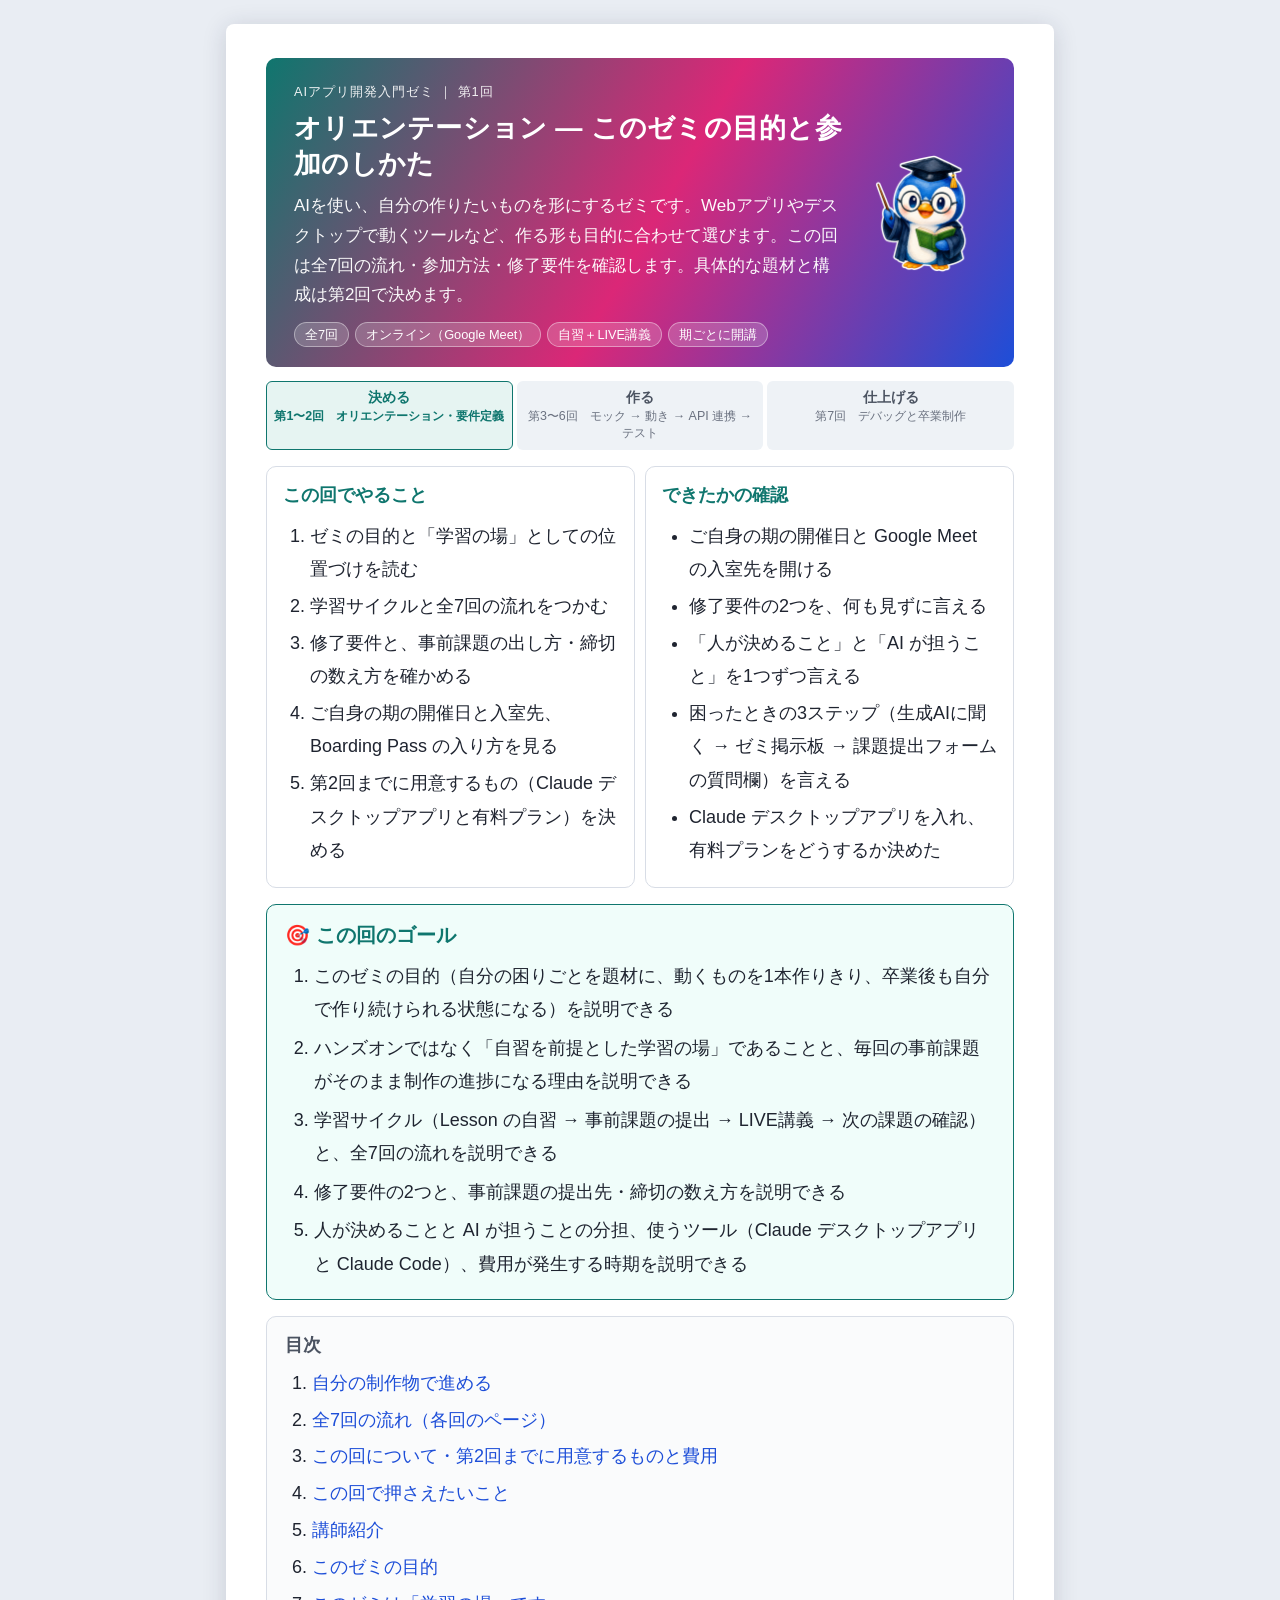
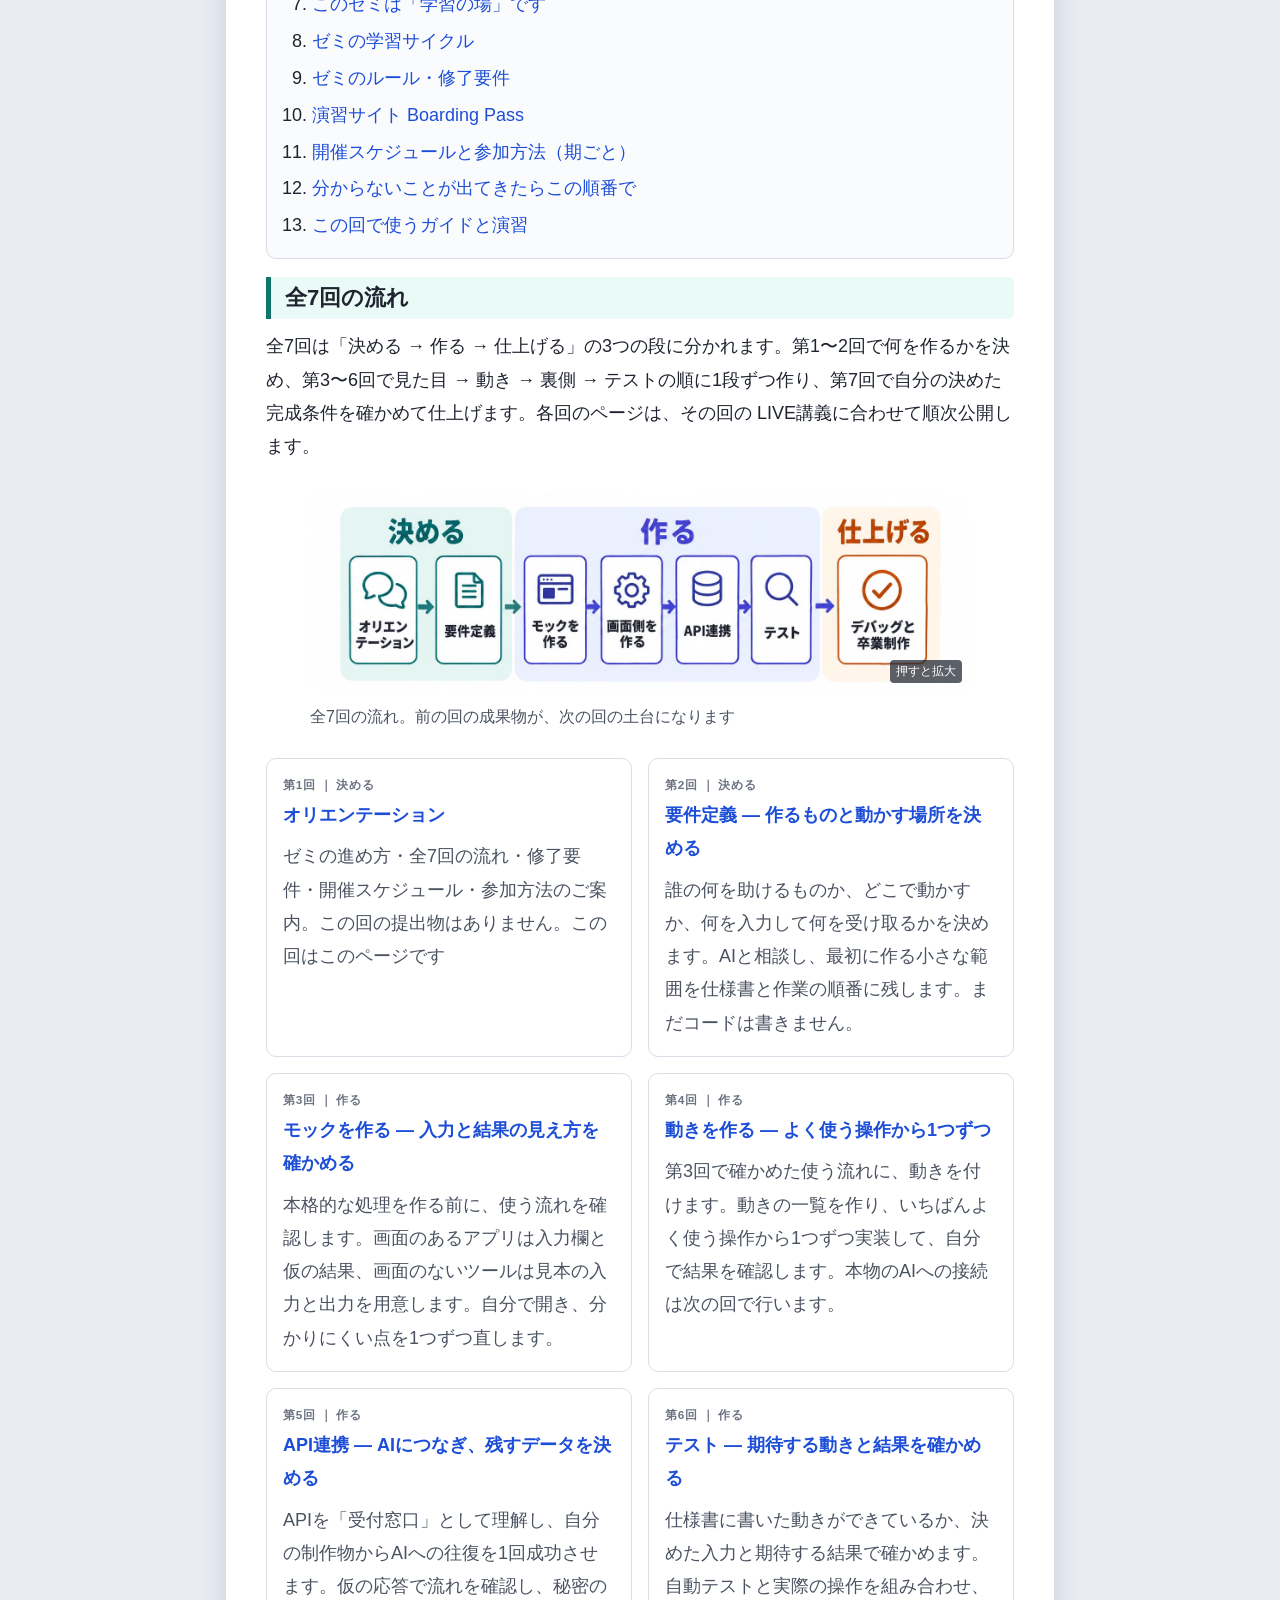
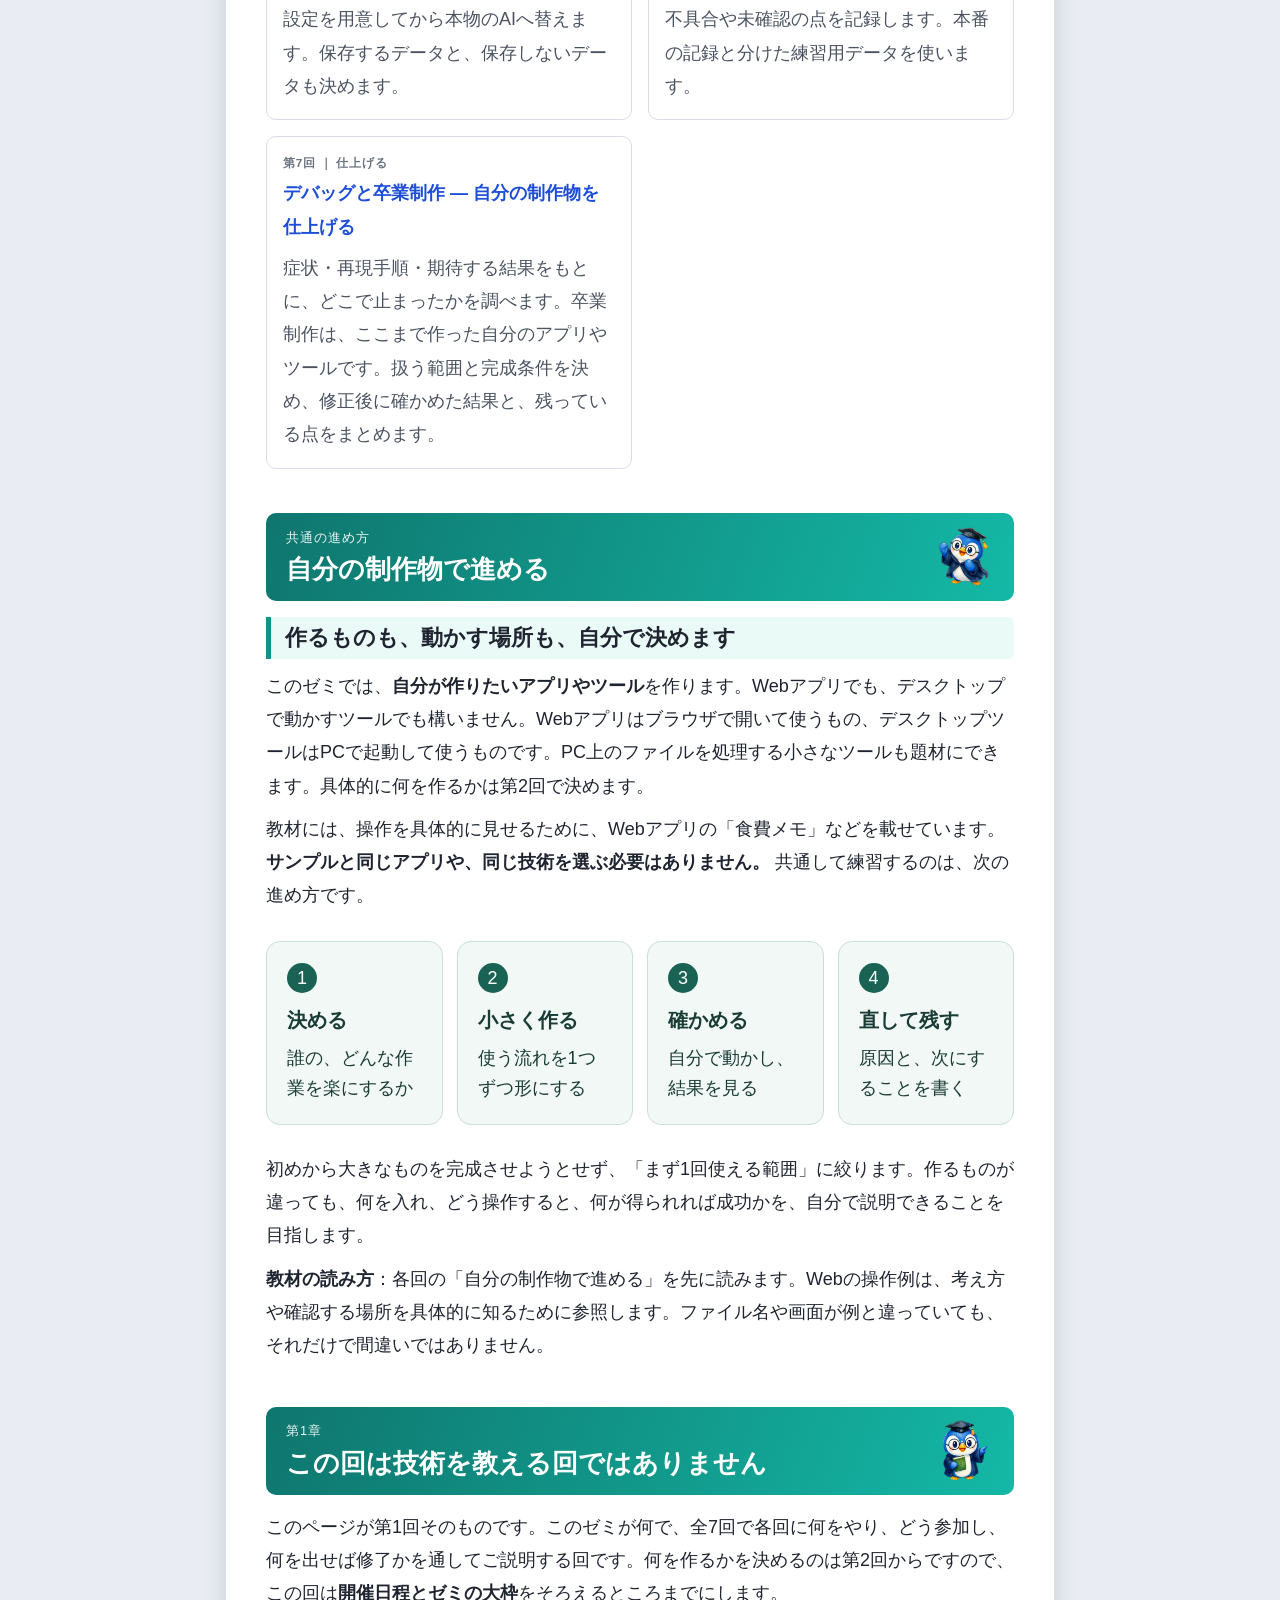
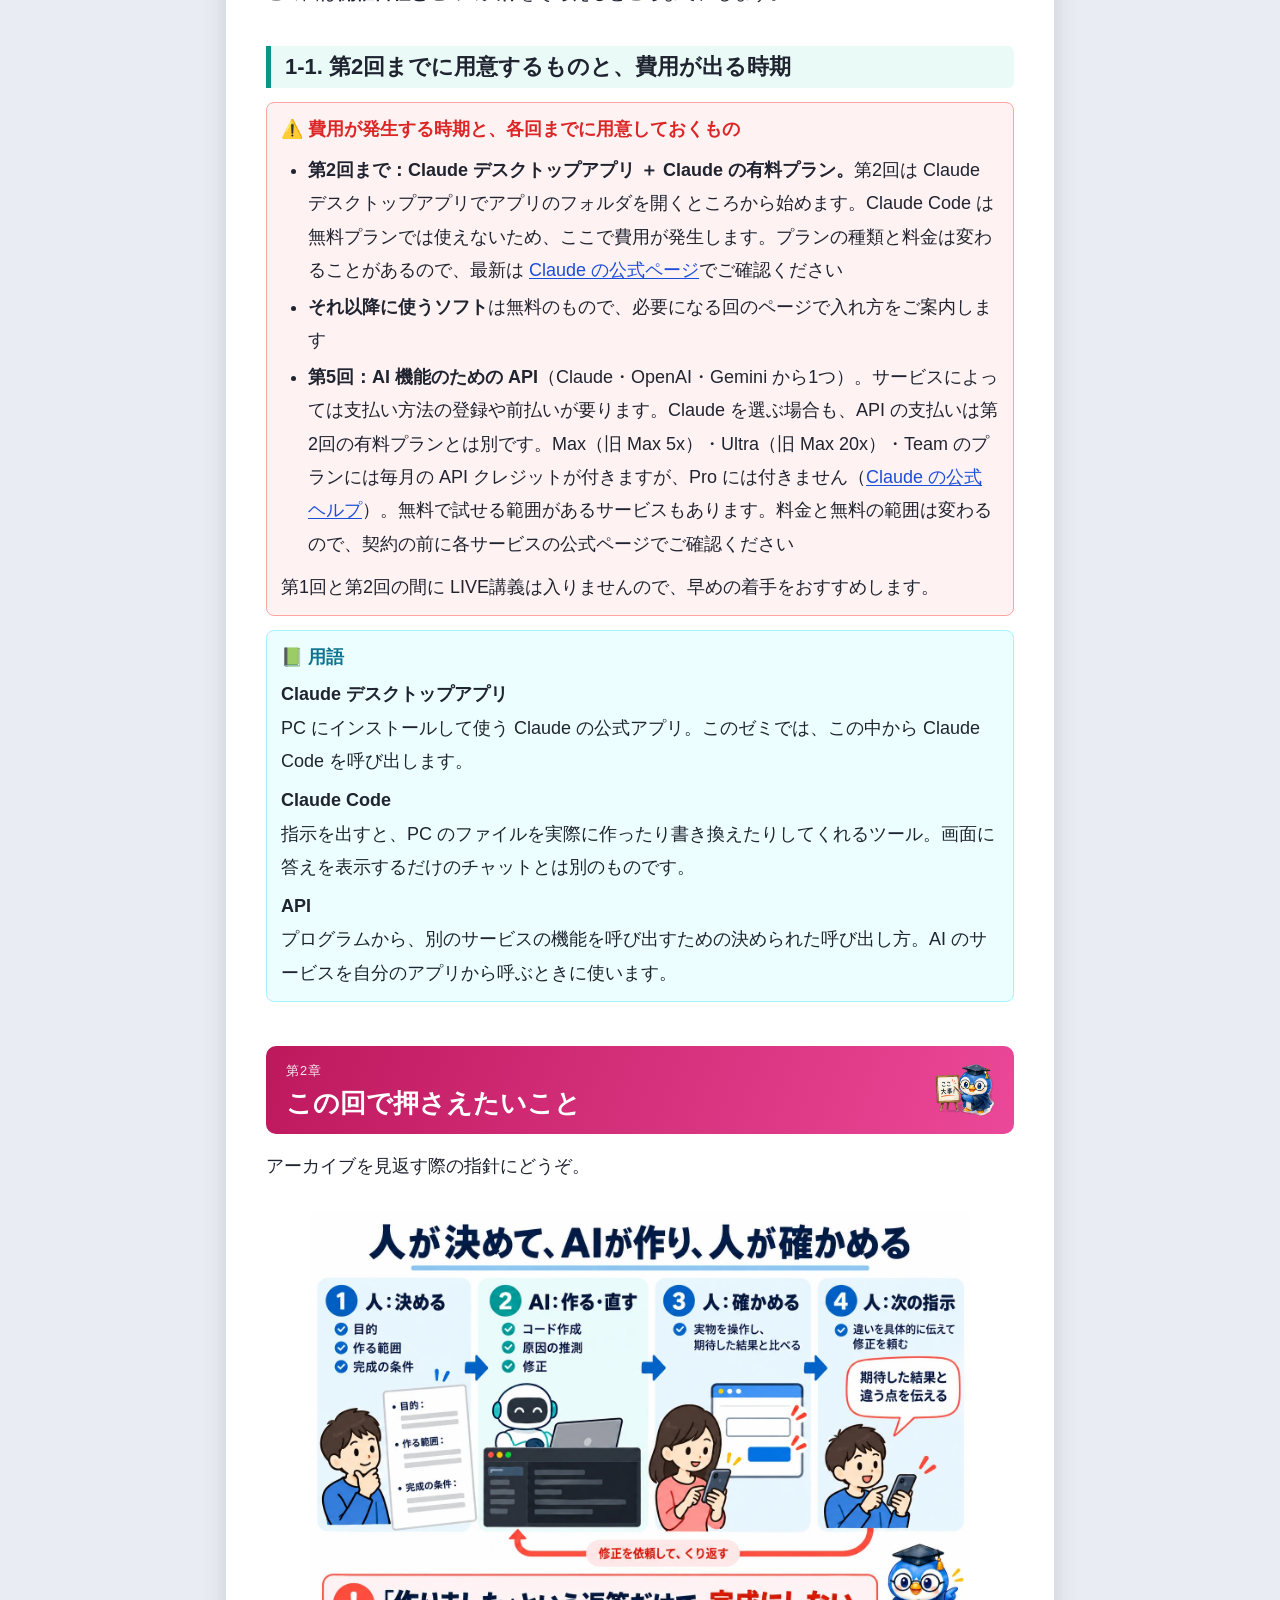
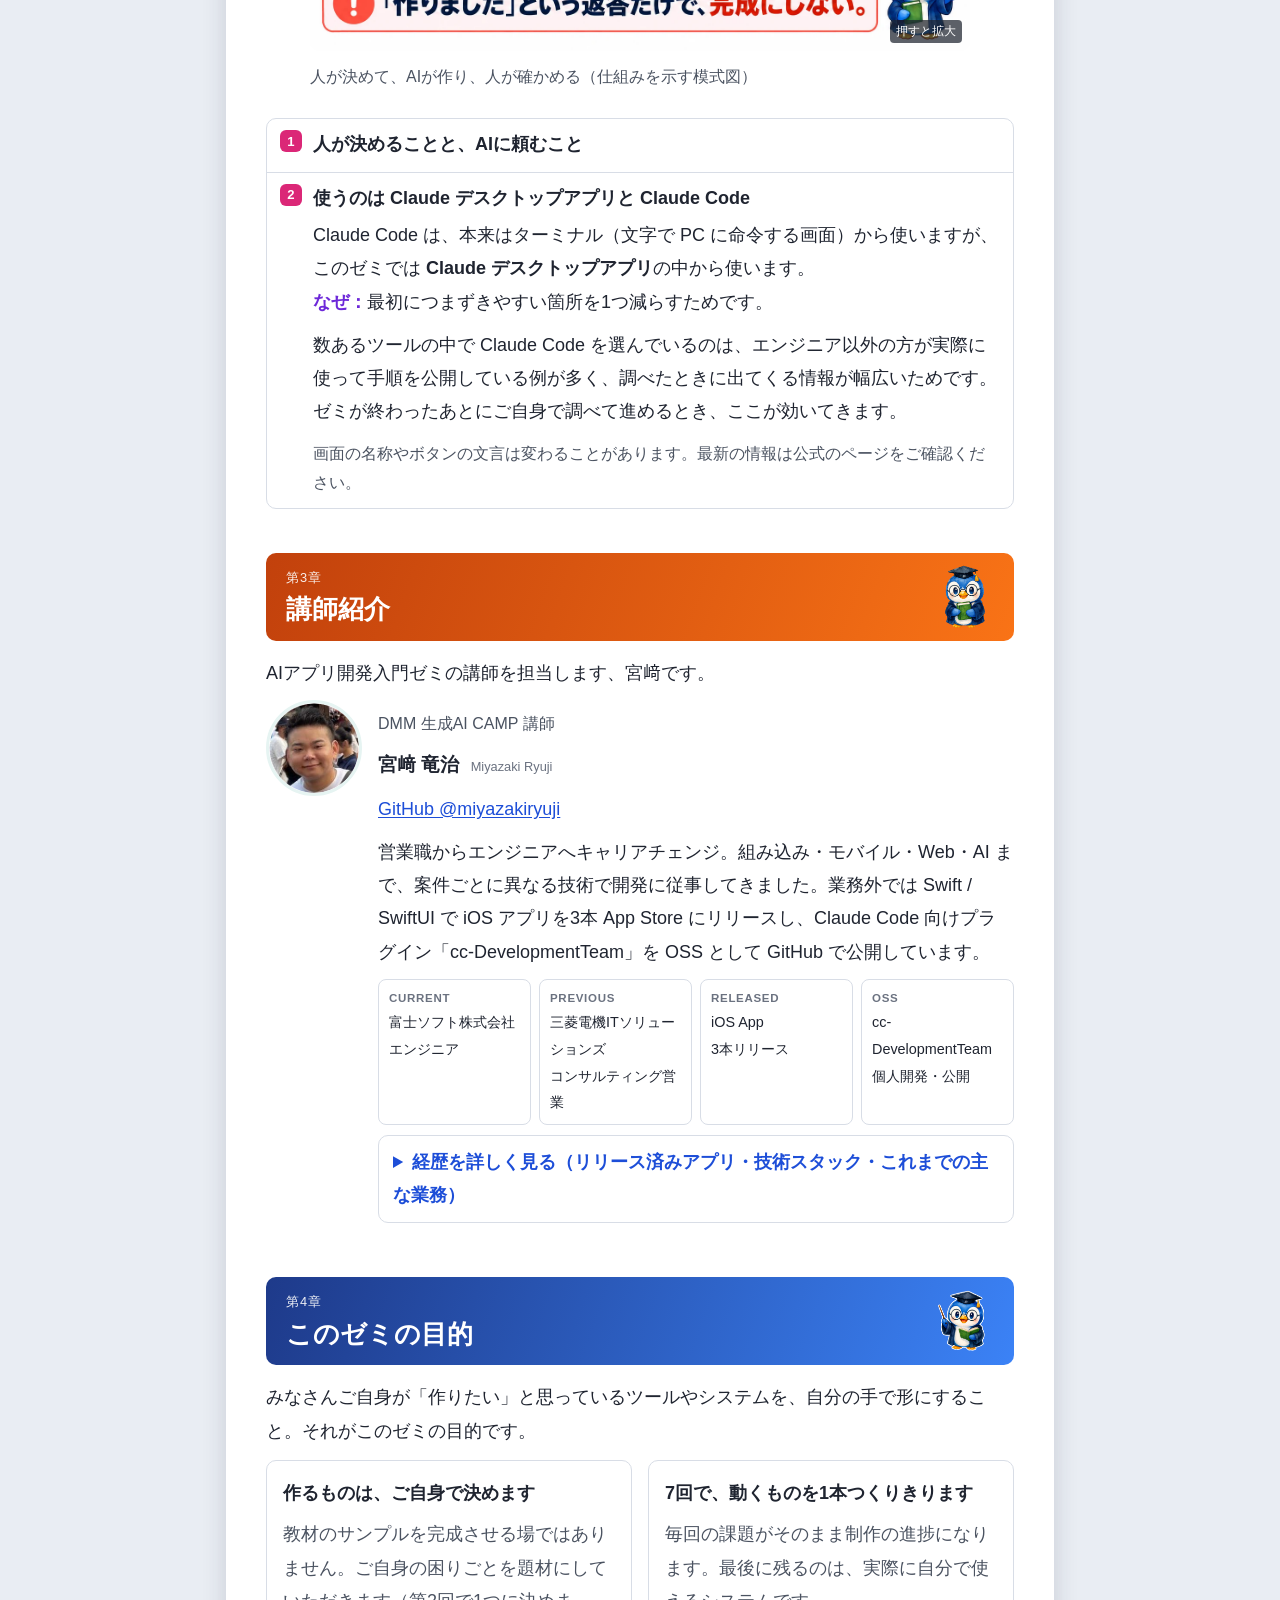
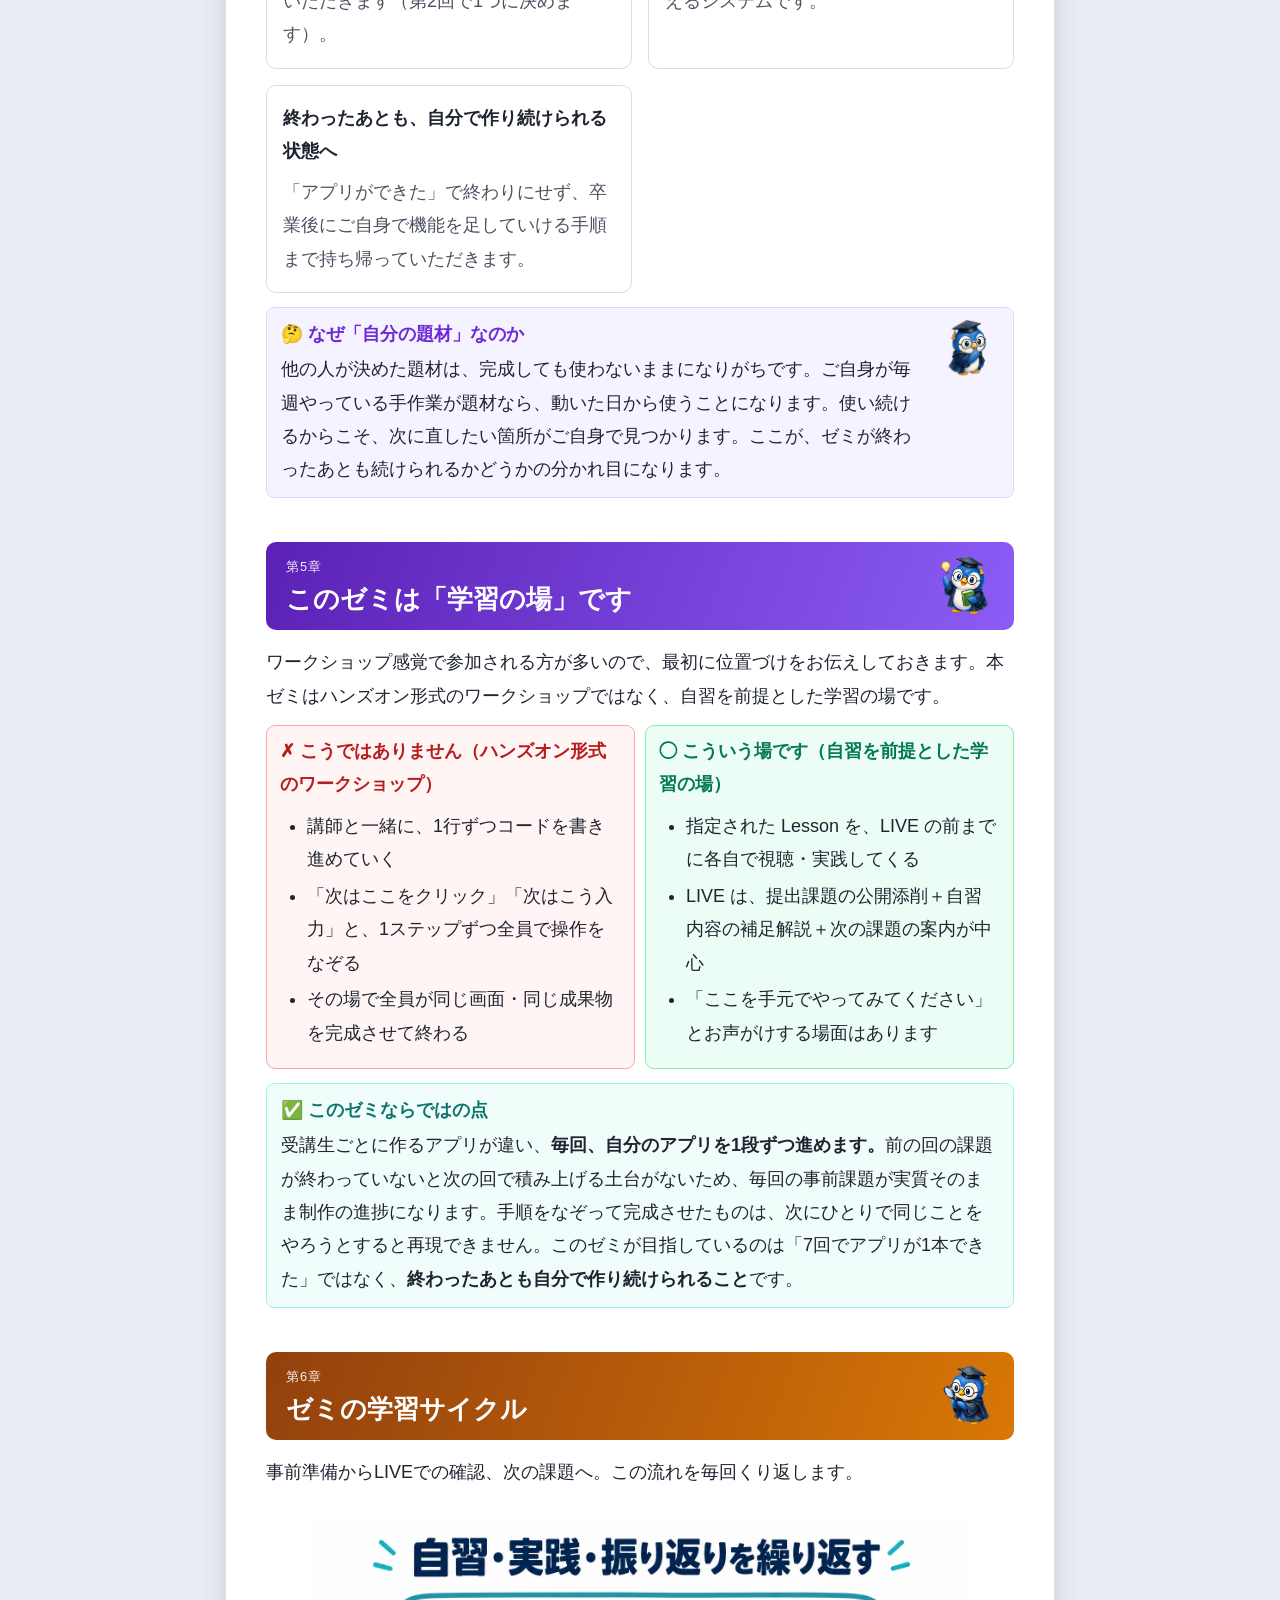
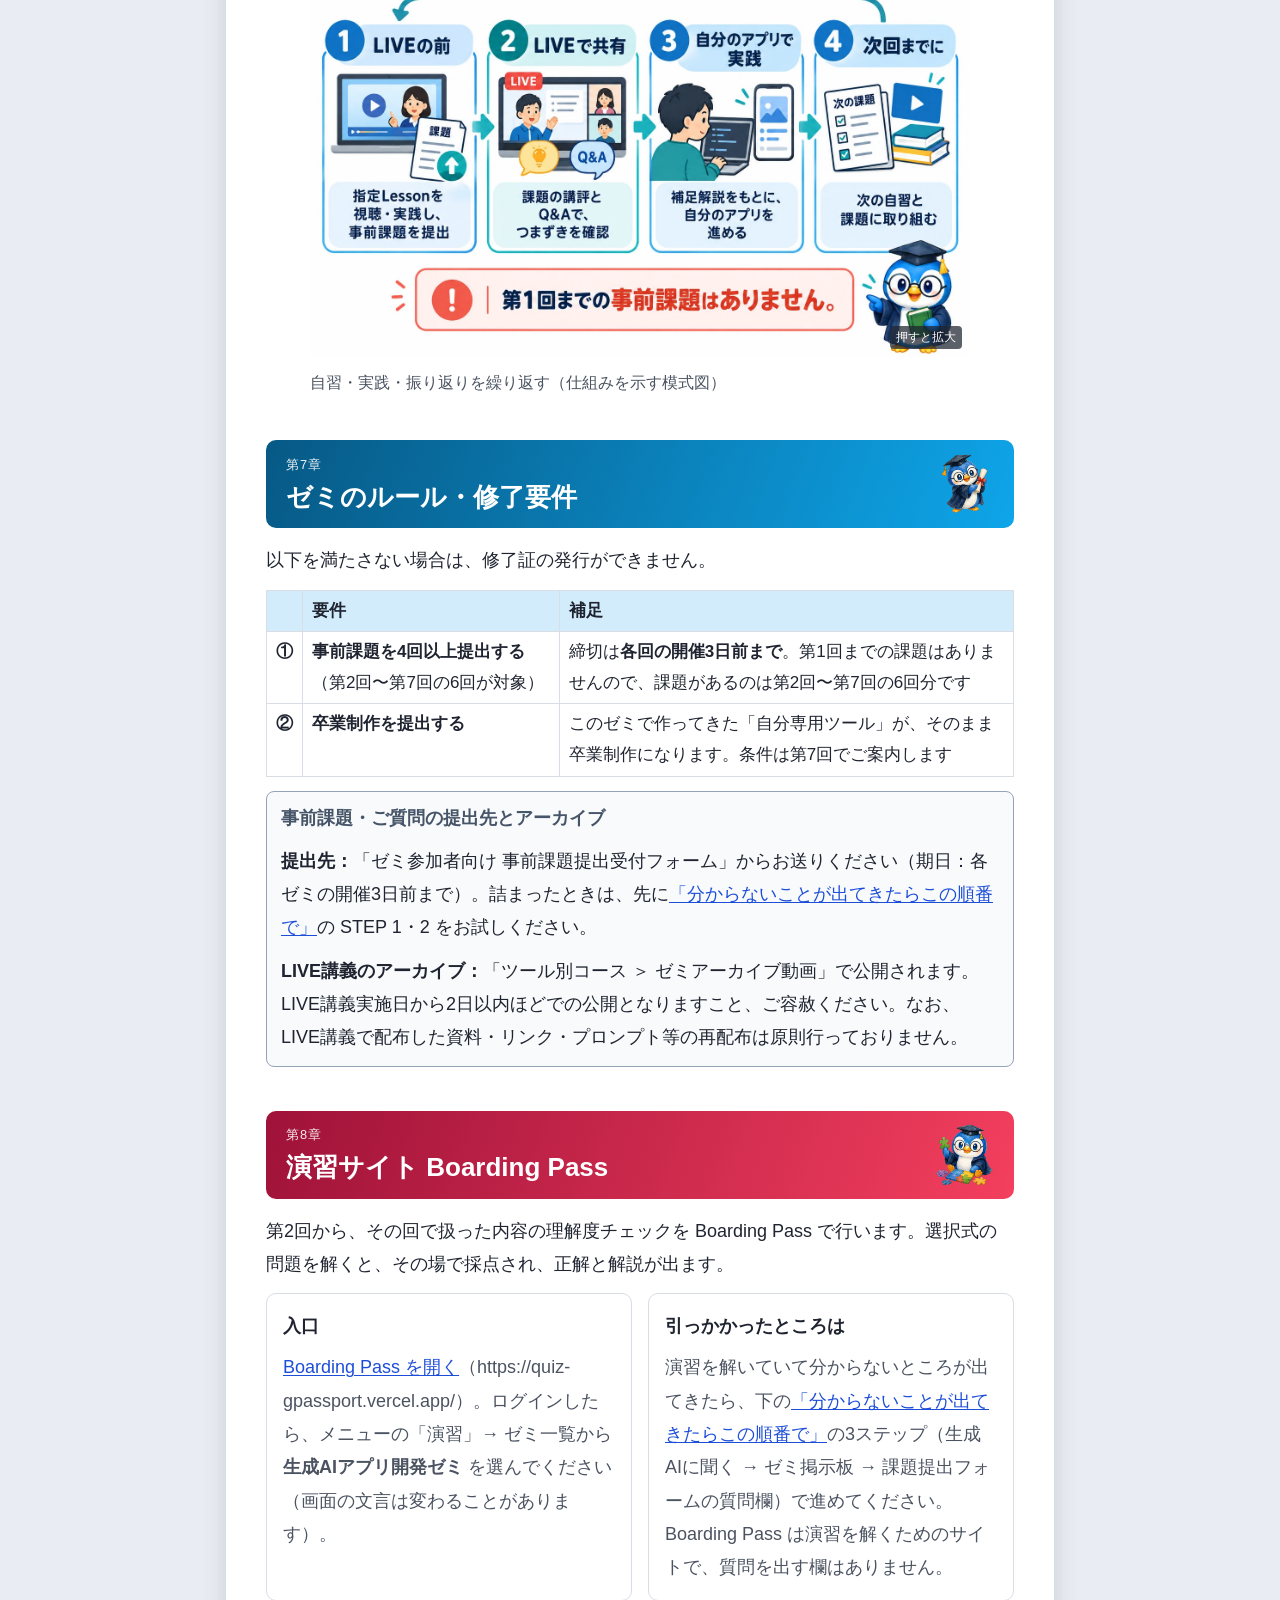
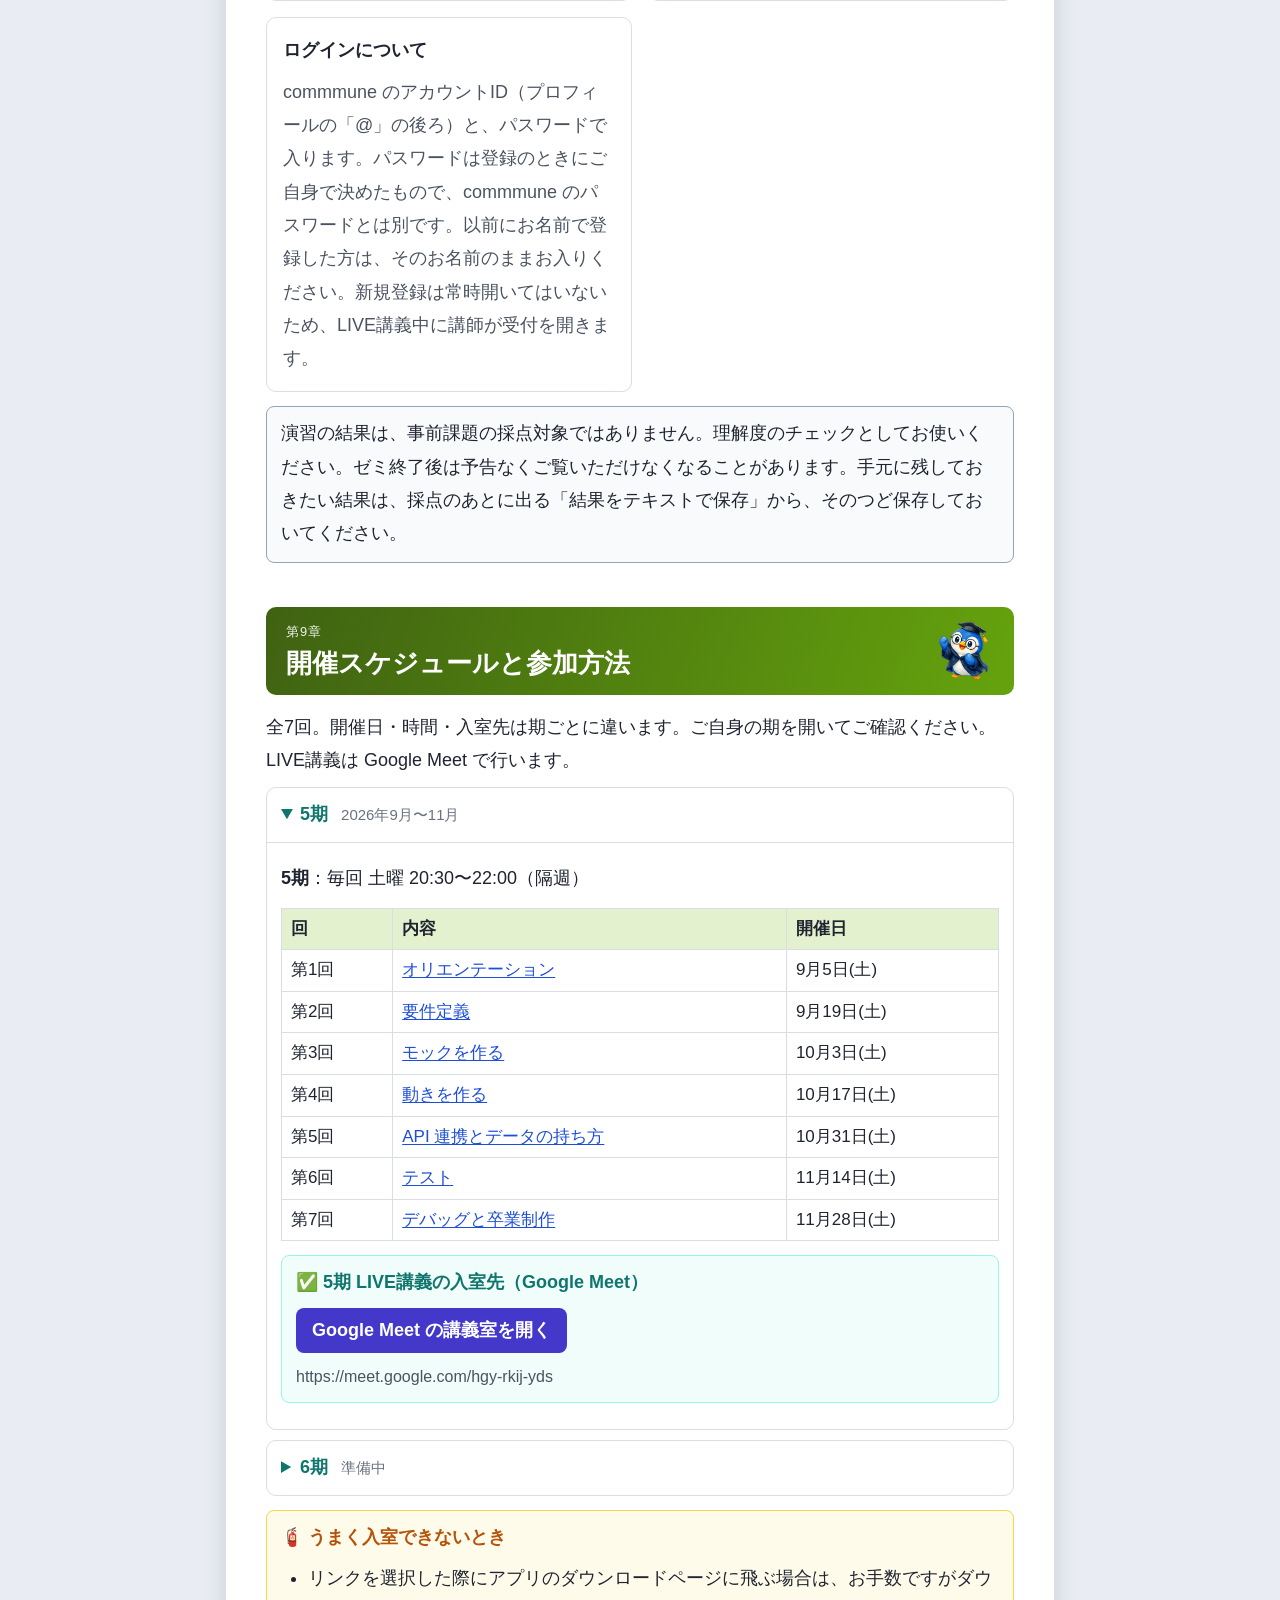
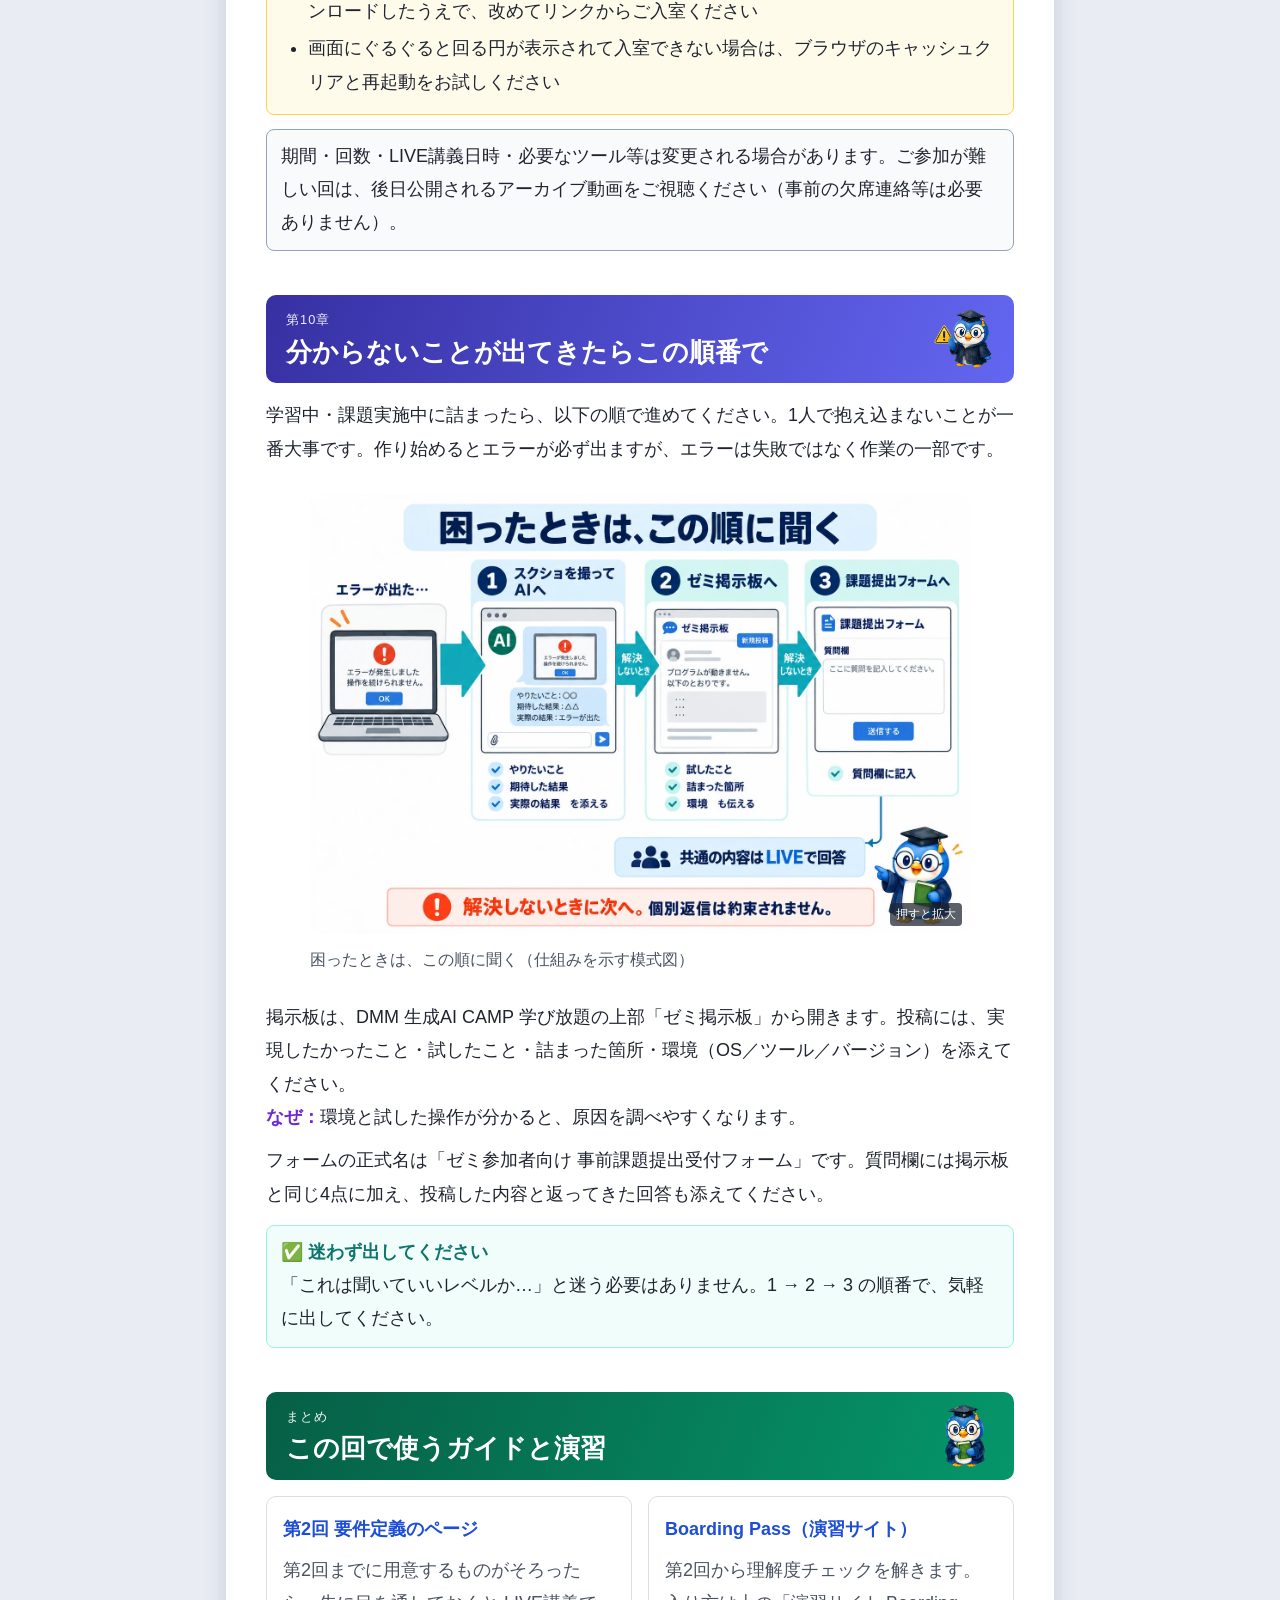
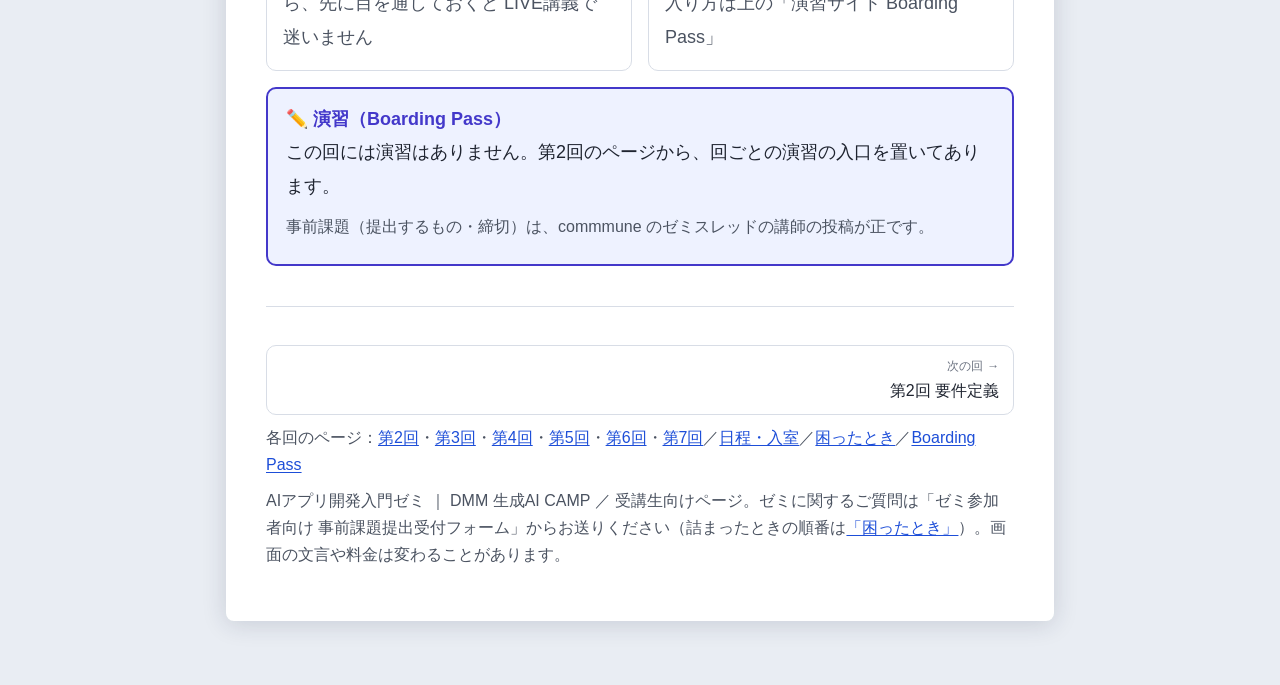
<file: index.html>
<!DOCTYPE html>
<html lang="ja">
<head>
<meta charset="UTF-8">
<meta name="viewport" content="width=device-width, initial-scale=1">
<title>AIアプリ開発入門ゼミ ｜ 第1回 オリエンテーション</title>
<meta name="description" content="第1回。AIを使い、自分の作りたいものを形にするゼミです。Webアプリやデスクトップで動くツールなど、作る形も目的に合わせて選びます。この回は全7回の流れ・参加方法・修了要件を確認します。具体的な題材と構成は第2回で決めます。">
<link rel="stylesheet" href="assets/lesson.css?v=20261101-projects">
<script src="assets/site.js" defer></script>
</head>
<body class="lesson-visual-reading">
<div class="page">
<main class="sheet">

<section class="cover">
<div class="cover-band">
  <div class="cover-text">
    <div class="kicker">AIアプリ開発入門ゼミ ｜ 第1回</div>
    <h1>オリエンテーション ― このゼミの目的と参加のしかた</h1>
    <div class="subtitle">AIを使い、自分の作りたいものを形にするゼミです。Webアプリやデスクトップで動くツールなど、作る形も目的に合わせて選びます。この回は全7回の流れ・参加方法・修了要件を確認します。具体的な題材と構成は第2回で決めます。</div>
    <div class="chips"><span class="chip">全7回</span><span class="chip">オンライン（Google Meet）</span><span class="chip">自習＋LIVE講義</span><span class="chip">期ごとに開講</span></div>
  </div>
  <img class="penguin penguin-cover" src="assets/penguins/penguin_teaching.png" alt="">
</div>

<ol class="course-band band-3" aria-label="ゼミの中の位置">
  <li class="is-here"><b>決める</b>第1〜2回　オリエンテーション・要件定義</li>
  <li><b>作る</b>第3〜6回　モック → 動き → API 連携 → テスト</li>
  <li><b>仕上げる</b>第7回　デバッグと卒業制作</li>
</ol>

<div class="howto">
  <div><span class="howto-title">この回でやること</span><ol>
    <li>ゼミの目的と「学習の場」としての位置づけを読む</li>
    <li>学習サイクルと全7回の流れをつかむ</li>
    <li>修了要件と、事前課題の出し方・締切の数え方を確かめる</li>
    <li>ご自身の期の開催日と入室先、Boarding Pass の入り方を見る</li>
    <li>第2回までに用意するもの（Claude デスクトップアプリと有料プラン）を決める</li>
  </ol></div>
  <div><span class="howto-title">できたかの確認</span><ul>
    <li>ご自身の期の開催日と Google Meet の入室先を開ける</li>
    <li>修了要件の2つを、何も見ずに言える</li>
    <li>「人が決めること」と「AI が担うこと」を1つずつ言える</li>
    <li>困ったときの3ステップ（生成AIに聞く → ゼミ掲示板 → 課題提出フォームの質問欄）を言える</li>
    <li>Claude デスクトップアプリを入れ、有料プランをどうするか決めた</li>
  </ul></div>
</div>

<div class="goal">
  <span class="goal-title">🎯 この回のゴール</span>
  <ol>
    <li>このゼミの目的（自分の困りごとを題材に、動くものを1本作りきり、卒業後も自分で作り続けられる状態になる）を説明できる</li>
    <li>ハンズオンではなく「自習を前提とした学習の場」であることと、毎回の事前課題がそのまま制作の進捗になる理由を説明できる</li>
    <li>学習サイクル（Lesson の自習 → 事前課題の提出 → LIVE講義 → 次の課題の確認）と、全7回の流れを説明できる</li>
    <li>修了要件の2つと、事前課題の提出先・締切の数え方を説明できる</li>
    <li>人が決めることと AI が担うことの分担、使うツール（Claude デスクトップアプリと Claude Code）、費用が発生する時期を説明できる</li>
  </ol>
</div>

<nav class="toc" aria-label="目次">
  <span class="toc-title">目次</span>
  <ol>
    <li><a href="#your-project">自分の制作物で進める</a></li>
    <li><a href="#lessons">全7回の流れ（各回のページ）</a></li>
    <li><a href="#about">この回について・第2回までに用意するものと費用</a></li>
    <li><a href="#contents">この回で押さえたいこと</a></li>
    <li><a href="#instructor">講師紹介</a></li>
    <li><a href="#purpose">このゼミの目的</a></li>
    <li><a href="#character">このゼミは「学習の場」です</a></li>
    <li><a href="#cycle">ゼミの学習サイクル</a></li>
    <li><a href="#rules">ゼミのルール・修了要件</a></li>
    <li><a href="#boardingpass">演習サイト Boarding Pass</a></li>
    <li><a href="#schedule">開催スケジュールと参加方法（期ごと）</a></li>
    <li><a href="#stuck">分からないことが出てきたらこの順番で</a></li>
    <li><a href="#guides">この回で使うガイドと演習</a></li>
  </ol>
</nav>

<!-- ============================================================ 全7回の流れ -->
<div class="cover-map" id="lessons">
  <h3>全7回の流れ</h3>
  <p>全7回は「決める → 作る → 仕上げる」の3つの段に分かれます。第1〜2回で何を作るかを決め、第3〜6回で見た目 → 動き → 裏側 → テストの順に1段ずつ作り、第7回で自分の決めた完成条件を確かめて仕上げます。各回のページは、その回の LIVE講義に合わせて順次公開します。</p>
  <figure class="fig reading-map">
    <a class="zoom" href="assets/figs/l01_course.webp"><img src="assets/figs/l01_course.webp" alt="左から右へ3つの帯。決める（オリエンテーション → 要件定義）、作る（モックを作る → 画面側を作る → API連携 → テスト）、仕上げる（デバッグと卒業制作）。7つの回が矢印で順につながっている" width="1536" height="464"><span class="map-link">全体図を画像で開く ↗</span></a>
    <figcaption>全7回の流れ。前の回の成果物が、次の回の土台になります</figcaption>
  </figure>
  <div class="cards">
    <a class="card" href="#about"><span class="card-no">第1回 ｜ 決める</span><span class="card-title">オリエンテーション</span><span class="card-desc">ゼミの進め方・全7回の流れ・修了要件・開催スケジュール・参加方法のご案内。この回の提出物はありません。この回はこのページです</span></a>
    <a class="card" href="lessons/lesson02/"><span class="card-no">第2回 ｜ 決める</span><span class="card-title">要件定義 ― 作るものと動かす場所を決める</span><span class="card-desc">誰の何を助けるものか、どこで動かすか、何を入力して何を受け取るかを決めます。AIと相談し、最初に作る小さな範囲を仕様書と作業の順番に残します。まだコードは書きません。</span></a>
    <a class="card" href="lessons/lesson03/"><span class="card-no">第3回 ｜ 作る</span><span class="card-title">モックを作る ― 入力と結果の見え方を確かめる</span><span class="card-desc">本格的な処理を作る前に、使う流れを確認します。画面のあるアプリは入力欄と仮の結果、画面のないツールは見本の入力と出力を用意します。自分で開き、分かりにくい点を1つずつ直します。</span></a>
    <a class="card" href="lessons/lesson04/"><span class="card-no">第4回 ｜ 作る</span><span class="card-title">動きを作る ― よく使う操作から1つずつ</span><span class="card-desc">第3回で確かめた使う流れに、動きを付けます。動きの一覧を作り、いちばんよく使う操作から1つずつ実装して、自分で結果を確認します。本物のAIへの接続は次の回で行います。</span></a>
    <a class="card" href="lessons/lesson05/"><span class="card-no">第5回 ｜ 作る</span><span class="card-title">API連携 ― AIにつなぎ、残すデータを決める</span><span class="card-desc">APIを「受付窓口」として理解し、自分の制作物からAIへの往復を1回成功させます。仮の応答で流れを確認し、秘密の設定を用意してから本物のAIへ替えます。保存するデータと、保存しないデータも決めます。</span></a>
    <a class="card" href="lessons/lesson06/"><span class="card-no">第6回 ｜ 作る</span><span class="card-title">テスト ― 期待する動きと結果を確かめる</span><span class="card-desc">仕様書に書いた動きができているか、決めた入力と期待する結果で確かめます。自動テストと実際の操作を組み合わせ、不具合や未確認の点を記録します。本番の記録と分けた練習用データを使います。</span></a>
    <a class="card" href="lessons/lesson07/"><span class="card-no">第7回 ｜ 仕上げる</span><span class="card-title">デバッグと卒業制作 ― 自分の制作物を仕上げる</span><span class="card-desc">症状・再現手順・期待する結果をもとに、どこで止まったかを調べます。卒業制作は、ここまで作った自分のアプリやツールです。扱う範囲と完成条件を決め、修正後に確かめた結果と、残っている点をまとめます。</span></a>
  </div>
</div>
</section>

<!-- ============================================================ この回について -->
<!-- BEGIN OWN PROJECT PATH -->
<section class="chapter ch-1 project-path" id="your-project">
<div class="chapter-head c-1"><div class="ch-text"><div class="ep">共通の進め方</div><h2>自分の制作物で進める</h2></div><img class="penguin penguin-ch" src="assets/penguins/penguin_cheering_both_wings.png" alt=""></div>
<h3>作るものも、動かす場所も、自分で決めます</h3>
<p>このゼミでは、<strong>自分が作りたいアプリやツール</strong>を作ります。Webアプリでも、デスクトップで動かすツールでも構いません。Webアプリはブラウザで開いて使うもの、デスクトップツールはPCで起動して使うものです。PC上のファイルを処理する小さなツールも題材にできます。具体的に何を作るかは第2回で決めます。</p>
<p>教材には、操作を具体的に見せるために、Webアプリの「食費メモ」などを載せています。<strong>サンプルと同じアプリや、同じ技術を選ぶ必要はありません。</strong> 共通して練習するのは、次の進め方です。</p>
<div class="flowmap"><div class="flow-step"><div class="f-ep">1</div><div class="f-name">決める</div><div class="f-meta">誰の、どんな作業を楽にするか</div></div><div class="flow-arrow">→</div><div class="flow-step"><div class="f-ep">2</div><div class="f-name">小さく作る</div><div class="f-meta">使う流れを1つずつ形にする</div></div><div class="flow-arrow">→</div><div class="flow-step"><div class="f-ep">3</div><div class="f-name">確かめる</div><div class="f-meta">自分で動かし、結果を見る</div></div><div class="flow-arrow">→</div><div class="flow-step"><div class="f-ep">4</div><div class="f-name">直して残す</div><div class="f-meta">原因と、次にすることを書く</div></div></div>
<p>初めから大きなものを完成させようとせず、「まず1回使える範囲」に絞ります。作るものが違っても、何を入れ、どう操作すると、何が得られれば成功かを、自分で説明できることを目指します。</p>
<p><strong>教材の読み方</strong>：各回の「自分の制作物で進める」を先に読みます。Webの操作例は、考え方や確認する場所を具体的に知るために参照します。ファイル名や画面が例と違っていても、それだけで間違いではありません。</p>
</section>
<!-- END OWN PROJECT PATH -->

<section class="chapter ch-1" id="about">
  <div class="chapter-head c-1">
    <div class="ch-text">
      <div class="ep">第1章</div>
      <h2>この回は技術を教える回ではありません</h2>
    </div>
    <img class="penguin penguin-ch" src="assets/penguins/penguin_pointing.png" alt="">
  </div>
  <p>このページが第1回そのものです。このゼミが何で、全7回で各回に何をやり、どう参加し、何を出せば修了かを通してご説明する回です。何を作るかを決めるのは第2回からですので、この回は<strong>開催日程とゼミの大枠</strong>をそろえるところまでにします。</p>

  <h3>1-1. 第2回までに用意するものと、費用が出る時期</h3>
  <div class="box box-warn"><span class="box-title">⚠️ 費用が発生する時期と、各回までに用意しておくもの</span>
    <ul>
      <li><strong>第2回まで：Claude デスクトップアプリ ＋ Claude の有料プラン。</strong>第2回は Claude デスクトップアプリでアプリのフォルダを開くところから始めます。Claude Code は無料プランでは使えないため、ここで費用が発生します。プランの種類と料金は変わることがあるので、最新は <a href="https://claude.com/pricing" target="_blank" rel="noopener">Claude の公式ページ</a>でご確認ください</li>
      <li><strong>それ以降に使うソフト</strong>は無料のもので、必要になる回のページで入れ方をご案内します</li>
      <li><strong>第5回：AI 機能のための API</strong>（Claude・OpenAI・Gemini から1つ）。サービスによっては支払い方法の登録や前払いが要ります。Claude を選ぶ場合も、API の支払いは第2回の有料プランとは別です。Max（旧 Max 5x）・Ultra（旧 Max 20x）・Team のプランには毎月の API クレジットが付きますが、Pro には付きません（<a href="https://support.claude.com/en/articles/9876003" target="_blank" rel="noopener">Claude の公式ヘルプ</a>）。無料で試せる範囲があるサービスもあります。料金と無料の範囲は変わるので、契約の前に各サービスの公式ページでご確認ください</li>
    </ul>
    <p>第1回と第2回の間に LIVE講義は入りませんので、早めの着手をおすすめします。</p>
  </div>
  <div class="box box-term"><span class="box-title">📗 用語</span>
    <dl>
      <dt>Claude デスクトップアプリ</dt><dd>PC にインストールして使う Claude の公式アプリ。このゼミでは、この中から Claude Code を呼び出します。</dd>
      <dt>Claude Code</dt><dd>指示を出すと、PC のファイルを実際に作ったり書き換えたりしてくれるツール。画面に答えを表示するだけのチャットとは別のものです。</dd>
      <dt>API</dt><dd>プログラムから、別のサービスの機能を呼び出すための決められた呼び出し方。AI のサービスを自分のアプリから呼ぶときに使います。</dd>
    </dl>
  </div>
</section>

<!-- ============================================================ 押さえたいこと -->
<section class="chapter ch-2" id="contents">
  <div class="chapter-head c-2">
    <div class="ch-text">
      <div class="ep">第2章</div>
      <h2>この回で押さえたいこと</h2>
    </div>
    <img class="penguin penguin-ch" src="assets/penguins/penguin_koko_daiji_board.png" alt="">
  </div>
  <p>アーカイブを見返す際の指針にどうぞ。</p>
  <figure class="fig lv-diagram" data-diagram="l01_roles"><a class="zoom lv-image" href="assets/figs/lessons01-05/l01_roles.webp"><img src="assets/figs/lessons01-05/l01_roles.webp" alt="人が決めて、AIが作り、人が確かめる。人：決める：目的・作る範囲・完成の条件。AI：作る・直す：コード作成、原因の推測、修正。人：確かめる：実物を操作し、期待した結果と比べる。人：次の指示：違いを具体的に伝えて修正を頼む。「作りました」という返答だけで、完成にしない。" width="1536" height="1024" loading="lazy"></a><div class="lv-mobile"><p class="lv-title">人が決めて、AIが作り、人が確かめる</p><ol class="lv-flow"><li><span class="lv-step" aria-hidden="true">1</span><div><strong>人：決める</strong><p>目的・作る範囲・完成の条件</p></div></li><li><span class="lv-step" aria-hidden="true">2</span><div><strong>AI：作る・直す</strong><p>コード作成、原因の推測、修正</p></div></li><li><span class="lv-step" aria-hidden="true">3</span><div><strong>人：確かめる</strong><p>実物を操作し、期待した結果と比べる</p></div></li><li><span class="lv-step" aria-hidden="true">4</span><div><strong>人：次の指示</strong><p>違いを具体的に伝えて修正を頼む</p></div></li></ol><p class="lv-note">「作りました」という返答だけで、完成にしない。</p><a class="lv-original" href="assets/figs/lessons01-05/l01_roles.webp">図解を画像で開く ↗</a></div><figcaption>人が決めて、AIが作り、人が確かめる（仕組みを示す模式図）</figcaption></figure><ol class="steps">
    <li><p class="step-title">人が決めることと、AIに頼むこと</p></li>
    <li><p class="step-title">使うのは Claude デスクトップアプリと Claude Code</p>
      <p>Claude Code は、本来はターミナル（文字で PC に命令する画面）から使いますが、このゼミでは <strong>Claude デスクトップアプリ</strong>の中から使います。
      <br><span class="why">なぜ：</span>最初につまずきやすい箇所を1つ減らすためです。</p>
      <p>数あるツールの中で Claude Code を選んでいるのは、エンジニア以外の方が実際に使って手順を公開している例が多く、調べたときに出てくる情報が幅広いためです。ゼミが終わったあとにご自身で調べて進めるとき、ここが効いてきます。</p>
      <p class="smallnote">画面の名称やボタンの文言は変わることがあります。最新の情報は公式のページをご確認ください。</p></li>
  </ol>
</section>

<!-- ============================================================ 講師紹介 -->
<section class="chapter ch-3" id="instructor">
  <div class="chapter-head c-3">
    <div class="ch-text">
      <div class="ep">第3章</div>
      <h2>講師紹介</h2>
    </div>
    <img class="penguin penguin-ch" src="assets/penguins/penguin_holding_book.png" alt="">
  </div>
  <p>AIアプリ開発入門ゼミの講師を担当します、宮﨑です。</p>
  <div class="instructor">
    <img class="face" src="assets/images/face_icon.png" alt="講師 宮﨑 竜治" width="193" height="193">
    <div class="instructor-body">
      <p class="smallnote">DMM 生成AI CAMP 講師</p>
      <p class="instructor-name">宮﨑 竜治 <small>Miyazaki Ryuji</small></p>
      <p><a href="https://github.com/miyazakiryuji" target="_blank" rel="noopener">GitHub @miyazakiryuji</a></p>
      <p>営業職からエンジニアへキャリアチェンジ。組み込み・モバイル・Web・AI まで、案件ごとに異なる技術で開発に従事してきました。業務外では Swift / SwiftUI で iOS アプリを3本 App Store にリリースし、Claude Code 向けプラグイン「cc-DevelopmentTeam」を OSS として GitHub で公開しています。</p>
      <div class="facts">
        <div><b>CURRENT</b>富士ソフト株式会社<br>エンジニア</div>
        <div><b>PREVIOUS</b>三菱電機ITソリューションズ<br>コンサルティング営業</div>
        <div><b>RELEASED</b>iOS App<br>3本リリース</div>
        <div><b>OSS</b>cc-DevelopmentTeam<br>個人開発・公開</div>
      </div>
      <details class="more">
        <summary>経歴を詳しく見る（リリース済みアプリ・技術スタック・これまでの主な業務）</summary>
        <div class="more-body">
          <h4>リリース済みアプリ</h4>
          <div class="table-wrap"><table>
            <thead><tr><th>アプリ</th><th>内容</th><th>公開先</th></tr></thead>
            <tbody>
              <tr><td><strong>PetTrack</strong></td><td>ペット管理アプリ。Swift / SwiftUI、Firebase Authentication / Cloud Firestore、MVVM 設計。</td><td>App Store</td></tr>
              <tr><td><strong>ScanGuard</strong></td><td>スキャン・セキュリティアプリ。</td><td>App Store</td></tr>
              <tr><td><strong>－AIカメと遊ぶ－水平思考ゲーム</strong></td><td>ChatGPT API を活用した AI アプリ。</td><td>App Store</td></tr>
            </tbody>
          </table></div>
          <h4>主な技術スタック</h4>
          <p>Swift / SwiftUI（2年以上）・Dart / Flutter（1年以上）・C++ / Arduino（約半年）・Go / Echo（約半年）・Python（2年）・Java（約半年）・Claude Code・Dify</p>
          <h4>これまでの主な業務</h4>
          <div class="table-wrap"><table>
            <thead><tr><th>時期</th><th>内容</th></tr></thead>
            <tbody>
              <tr><td class="nowrap">2022.09〜</td><td><strong>富士ソフト株式会社</strong>　組み込み／業務系エンジニア。ドライブレコーダー用ソフトウェアのテスト、Go / Echo での Web サイト開発、C++ / Arduino による電子タグ開発（要件定義・仕様書作成〜実装・テスト）、Flutter でのセルフレジシステム開発などに従事。</td></tr>
              <tr><td class="nowrap">2025.07〜</td><td><strong>DMM Difyマスターコース メンター</strong>　受講生のメンター業務に従事。</td></tr>
              <tr><td class="nowrap">2026.03〜</td><td><strong>DMM AI関連Workshop 担当</strong>　Dify メンター業務から Workshop 設計・開催へ移行。Claude Code をテーマにした Workshop も開催。</td></tr>
              <tr><td class="nowrap">2026.04〜</td><td><strong>UNIT BASE株式会社 デジハク 専属メンター</strong>　AI スクール「デジハク」生成AI PRO コース受講生へのキャリアメンタリングを担当。</td></tr>
              <tr><td class="nowrap">2026.05〜</td><td><strong>DMM ゼミ 講師</strong>　「ClaudeCodeマスターゼミ」「Difyマスターゼミ」の講師・登壇者として、毎週の定例講義による学習支援を担当。</td></tr>
            </tbody>
          </table></div>
        </div>
      </details>
    </div>
  </div>
</section>

<!-- ============================================================ 目的 -->
<section class="chapter ch-4" id="purpose">
  <div class="chapter-head c-4">
    <div class="ch-text">
      <div class="ep">第4章</div>
      <h2>このゼミの目的</h2>
    </div>
    <img class="penguin penguin-ch" src="assets/penguins/penguin_teaching.png" alt="">
  </div>
  <p>みなさんご自身が「作りたい」と思っているツールやシステムを、自分の手で形にすること。それがこのゼミの目的です。</p>
  <div class="cards">
    <div class="card"><span class="card-title">作るものは、ご自身で決めます</span><span class="card-desc">教材のサンプルを完成させる場ではありません。ご自身の困りごとを題材にしていただきます（第2回で1つに決めます）。</span></div>
    <div class="card"><span class="card-title">7回で、動くものを1本つくりきります</span><span class="card-desc">毎回の課題がそのまま制作の進捗になります。最後に残るのは、実際に自分で使えるシステムです。</span></div>
    <div class="card"><span class="card-title">終わったあとも、自分で作り続けられる状態へ</span><span class="card-desc">「アプリができた」で終わりにせず、卒業後にご自身で機能を足していける手順まで持ち帰っていただきます。</span></div>
  </div>
  <div class="box box-why box-with-penguin"><img class="penguin" src="assets/penguins/penguin_thinking_finger.png" alt=""><div class="box-body"><span class="box-title">🤔 なぜ「自分の題材」なのか</span>他の人が決めた題材は、完成しても使わないままになりがちです。ご自身が毎週やっている手作業が題材なら、動いた日から使うことになります。使い続けるからこそ、次に直したい箇所がご自身で見つかります。ここが、ゼミが終わったあとも続けられるかどうかの分かれ目になります。</div></div>
</section>

<!-- ============================================================ 学習の場 -->
<section class="chapter ch-5" id="character">
  <div class="chapter-head c-5">
    <div class="ch-text">
      <div class="ep">第5章</div>
      <h2>このゼミは「学習の場」です</h2>
    </div>
    <img class="penguin penguin-ch" src="assets/penguins/penguin_idea_lightbulb.png" alt="">
  </div>
  <p>ワークショップ感覚で参加される方が多いので、最初に位置づけをお伝えしておきます。本ゼミはハンズオン形式のワークショップではなく、自習を前提とした学習の場です。</p>
  <div class="ba">
    <div class="ba-no"><span class="ba-h">✗ こうではありません（ハンズオン形式のワークショップ）</span>
      <ul>
        <li>講師と一緒に、1行ずつコードを書き進めていく</li>
        <li>「次はここをクリック」「次はこう入力」と、1ステップずつ全員で操作をなぞる</li>
        <li>その場で全員が同じ画面・同じ成果物を完成させて終わる</li>
      </ul></div>
    <div class="ba-yes"><span class="ba-h">◯ こういう場です（自習を前提とした学習の場）</span>
      <ul>
        <li>指定された Lesson を、LIVE の前までに各自で視聴・実践してくる</li>
        <li>LIVE は、提出課題の公開添削＋自習内容の補足解説＋次の課題の案内が中心</li>
        <li>「ここを手元でやってみてください」とお声がけする場面はあります</li>
      </ul></div>
  </div>
  <div class="box box-point"><span class="box-title">✅ このゼミならではの点</span>受講生ごとに作るアプリが違い、<strong>毎回、自分のアプリを1段ずつ進めます。</strong>前の回の課題が終わっていないと次の回で積み上げる土台がないため、毎回の事前課題が実質そのまま制作の進捗になります。手順をなぞって完成させたものは、次にひとりで同じことをやろうとすると再現できません。このゼミが目指しているのは「7回でアプリが1本できた」ではなく、<strong>終わったあとも自分で作り続けられること</strong>です。</div>
</section>

<!-- ============================================================ 学習サイクル -->
<section class="chapter ch-6" id="cycle">
  <div class="chapter-head c-6">
    <div class="ch-text">
      <div class="ep">第6章</div>
      <h2>ゼミの学習サイクル</h2>
    </div>
    <img class="penguin penguin-ch" src="assets/penguins/penguin_magnifying_front.png" alt="">
  </div>
  <p>事前準備からLIVEでの確認、次の課題へ。この流れを毎回くり返します。</p><figure class="fig lv-diagram" data-diagram="l01_cycle"><a class="zoom lv-image" href="assets/figs/lessons01-05/l01_cycle.webp"><img src="assets/figs/lessons01-05/l01_cycle.webp" alt="自習・実践・振り返りを繰り返す。LIVEの前：指定Lessonを視聴・実践し、事前課題を提出。LIVEで共有：課題の講評とQ&amp;Aで、つまずきを確認。自分のアプリで実践：補足解説をもとに、自分のアプリを進める。次回までに：次の自習と課題に取り組む。第1回までの事前課題はありません。" width="1536" height="1024" loading="lazy"></a><div class="lv-mobile"><p class="lv-title">自習・実践・振り返りを繰り返す</p><ol class="lv-flow"><li><span class="lv-step" aria-hidden="true">1</span><div><strong>LIVEの前</strong><p>指定Lessonを視聴・実践し、事前課題を提出</p></div></li><li><span class="lv-step" aria-hidden="true">2</span><div><strong>LIVEで共有</strong><p>課題の講評とQ&amp;Aで、つまずきを確認</p></div></li><li><span class="lv-step" aria-hidden="true">3</span><div><strong>自分のアプリで実践</strong><p>補足解説をもとに、自分のアプリを進める</p></div></li><li><span class="lv-step" aria-hidden="true">4</span><div><strong>次回までに</strong><p>次の自習と課題に取り組む</p></div></li></ol><p class="lv-note">第1回までの事前課題はありません。</p><a class="lv-original" href="assets/figs/lessons01-05/l01_cycle.webp">図解を画像で開く ↗</a></div><figcaption>自習・実践・振り返りを繰り返す（仕組みを示す模式図）</figcaption></figure>
</section>

<!-- ============================================================ 修了要件 -->
<section class="chapter ch-7" id="rules">
  <div class="chapter-head c-7">
    <div class="ch-text">
      <div class="ep">第7章</div>
      <h2>ゼミのルール・修了要件</h2>
    </div>
    <img class="penguin penguin-ch" src="assets/penguins/penguin_holding_diploma.png" alt="">
  </div>
  <p>以下を満たさない場合は、修了証の発行ができません。</p>
  <div class="table-wrap"><table>
    <thead><tr><th></th><th>要件</th><th>補足</th></tr></thead>
    <tbody>
      <tr><td><strong>①</strong></td><td><strong>事前課題を4回以上提出する</strong>（第2回〜第7回の6回が対象）</td><td>締切は<strong>各回の開催3日前まで</strong>。第1回までの課題はありませんので、課題があるのは第2回〜第7回の6回分です</td></tr>
      <tr><td><strong>②</strong></td><td><strong>卒業制作を提出する</strong></td><td>このゼミで作ってきた「自分専用ツール」が、そのまま卒業制作になります。条件は第7回でご案内します</td></tr>
    </tbody>
  </table></div>
  <div class="box box-note"><span class="box-title">事前課題・ご質問の提出先とアーカイブ</span>
    <p><strong>提出先：</strong>「ゼミ参加者向け 事前課題提出受付フォーム」からお送りください（期日：各ゼミの開催3日前まで）。詰まったときは、先に<a href="#stuck">「分からないことが出てきたらこの順番で」</a>の STEP 1・2 をお試しください。</p>
    <p><strong>LIVE講義のアーカイブ：</strong>「ツール別コース ＞ ゼミアーカイブ動画」で公開されます。LIVE講義実施日から2日以内ほどでの公開となりますこと、ご容赦ください。なお、LIVE講義で配布した資料・リンク・プロンプト等の再配布は原則行っておりません。</p>
  </div>
</section>

<!-- ============================================================ Boarding Pass -->
<section class="chapter ch-8" id="boardingpass">
  <div class="chapter-head c-8">
    <div class="ch-text">
      <div class="ep">第8章</div>
      <h2>演習サイト Boarding Pass</h2>
    </div>
    <img class="penguin penguin-ch" src="assets/penguins/penguin_puzzle.png" alt="">
  </div>
  <p>第2回から、その回で扱った内容の理解度チェックを Boarding Pass で行います。選択式の問題を解くと、その場で採点され、正解と解説が出ます。</p>
  <div class="cards">
    <div class="card"><span class="card-title">入口</span><span class="card-desc"><a href="https://quiz-gpassport.vercel.app/" target="_blank" rel="noopener">Boarding Pass を開く</a>（https://quiz-gpassport.vercel.app/）。ログインしたら、メニューの「演習」→ ゼミ一覧から <strong>生成AIアプリ開発ゼミ</strong> を選んでください（画面の文言は変わることがあります）。</span></div>
    <div class="card"><span class="card-title">引っかかったところは</span><span class="card-desc">演習を解いていて分からないところが出てきたら、下の<a href="#stuck">「分からないことが出てきたらこの順番で」</a>の3ステップ（生成AIに聞く → ゼミ掲示板 → 課題提出フォームの質問欄）で進めてください。Boarding Pass は演習を解くためのサイトで、質問を出す欄はありません。</span></div>
    <div class="card"><span class="card-title">ログインについて</span><span class="card-desc">commmune のアカウントID（プロフィールの「@」の後ろ）と、パスワードで入ります。パスワードは登録のときにご自身で決めたもので、commmune のパスワードとは別です。以前にお名前で登録した方は、そのお名前のままお入りください。新規登録は常時開いてはいないため、LIVE講義中に講師が受付を開きます。</span></div>
  </div>
  <div class="box box-note">演習の結果は、事前課題の採点対象ではありません。理解度のチェックとしてお使いください。ゼミ終了後は予告なくご覧いただけなくなることがあります。手元に残しておきたい結果は、採点のあとに出る「結果をテキストで保存」から、そのつど保存しておいてください。</div>
</section>

<!-- ============================================================ 開催スケジュール -->
<section class="chapter ch-9" id="schedule">
  <div class="chapter-head c-9">
    <div class="ch-text">
      <div class="ep">第9章</div>
      <h2>開催スケジュールと参加方法</h2>
    </div>
    <img class="penguin penguin-ch" src="assets/penguins/penguin_cheering_both_wings.png" alt="">
  </div>
  <p>全7回。開催日・時間・入室先は期ごとに違います。ご自身の期を開いてご確認ください。LIVE講義は Google Meet で行います。</p>

  <!-- 期ごとの枠。期が増えたら、5期の <details> をコピーして下に足す（手順は README）。最初に開いておく期にだけ open を付ける -->
  <details class="cohort" id="cohort-5" open>
    <summary>5期 <small>2026年9月〜11月</small></summary>
    <div class="cohort-body">
      <p><strong>5期</strong>：毎回 土曜 20:30〜22:00（隔週）</p>
      <div class="table-wrap"><table>
        <thead><tr><th>回</th><th>内容</th><th>開催日</th></tr></thead>
        <tbody>
          <tr><td>第1回</td><td><a href="#about">オリエンテーション</a></td><td>9月5日(土)</td></tr>
          <tr><td>第2回</td><td><a href="lessons/lesson02/">要件定義</a></td><td>9月19日(土)</td></tr>
          <tr><td>第3回</td><td><a href="lessons/lesson03/">モックを作る</a></td><td>10月3日(土)</td></tr>
          <tr><td>第4回</td><td><a href="lessons/lesson04/">動きを作る</a></td><td>10月17日(土)</td></tr>
          <tr><td>第5回</td><td><a href="lessons/lesson05/">API 連携とデータの持ち方</a></td><td>10月31日(土)</td></tr>
          <tr><td>第6回</td><td><a href="lessons/lesson06/">テスト</a></td><td>11月14日(土)</td></tr>
          <tr><td>第7回</td><td><a href="lessons/lesson07/">デバッグと卒業制作</a></td><td>11月28日(土)</td></tr>
        </tbody>
      </table></div>
      <div class="box box-point"><span class="box-title">✅ 5期 LIVE講義の入室先（Google Meet）</span>
        <a class="btn" href="https://meet.google.com/hgy-rkij-yds" target="_blank" rel="noopener">Google Meet の講義室を開く</a>
        <p class="smallnote">https://meet.google.com/hgy-rkij-yds</p>
      </div>
    </div>
  </details>

  <details class="cohort" id="cohort-6">
    <summary>6期 <small>準備中</small></summary>
    <div class="cohort-body">
      <p><strong>6期</strong>：開催日・時間・入室先は準備中です。決まり次第、DMM 生成AI CAMP のゼミスレッドでご案内し、このページにも載せます。進め方・全7回の流れ・修了要件は、期が変わっても同じです。</p>
    </div>
  </details>

  <div class="box box-trouble"><span class="box-title">🧯 うまく入室できないとき</span>
    <ul>
      <li>リンクを選択した際にアプリのダウンロードページに飛ぶ場合は、お手数ですがダウンロードしたうえで、改めてリンクからご入室ください</li>
      <li>画面にぐるぐると回る円が表示されて入室できない場合は、ブラウザのキャッシュクリアと再起動をお試しください</li>
    </ul>
  </div>
  <div class="box box-note">期間・回数・LIVE講義日時・必要なツール等は変更される場合があります。ご参加が難しい回は、後日公開されるアーカイブ動画をご視聴ください（事前の欠席連絡等は必要ありません）。</div>
</section>

<!-- ============================================================ 困ったとき -->
<section class="chapter ch-10" id="stuck">
  <div class="chapter-head c-10">
    <div class="ch-text">
      <div class="ep">第10章</div>
      <h2>分からないことが出てきたらこの順番で</h2>
    </div>
    <img class="penguin penguin-ch" src="assets/penguins/penguin_warning_sign.png" alt="">
  </div>
  <p>学習中・課題実施中に詰まったら、以下の順で進めてください。1人で抱え込まないことが一番大事です。作り始めるとエラーが必ず出ますが、エラーは失敗ではなく作業の一部です。</p>
  <figure class="fig lv-diagram" data-diagram="l01_help"><a class="zoom lv-image" href="assets/figs/lessons01-05/l01_help.webp"><img src="assets/figs/lessons01-05/l01_help.webp" alt="困ったときは、この順に聞く。1 スクショを撮ってAIへ：やりたいこと・期待した結果・実際の結果を添える。2 ゼミ掲示板へ：試したこと・詰まった箇所・環境も伝える。3 課題提出フォームへ：質問欄に記入。共通の内容はLIVEで回答。解決しないときに次へ。個別返信は約束されません。" width="1536" height="1024" loading="lazy"></a><div class="lv-mobile"><p class="lv-title">困ったときは、この順に聞く</p><ol class="lv-flow"><li><span class="lv-step" aria-hidden="true">1</span><div><strong>1 スクショを撮ってAIへ</strong><p>やりたいこと・期待した結果・実際の結果を添える</p></div></li><li><span class="lv-step" aria-hidden="true">2</span><div><strong>2 ゼミ掲示板へ</strong><p>試したこと・詰まった箇所・環境も伝える</p></div></li><li><span class="lv-step" aria-hidden="true">3</span><div><strong>3 課題提出フォームへ</strong><p>質問欄に記入。共通の内容はLIVEで回答</p></div></li></ol><p class="lv-note">解決しないときに次へ。個別返信は約束されません。</p><a class="lv-original" href="assets/figs/lessons01-05/l01_help.webp">図解を画像で開く ↗</a></div><figcaption>困ったときは、この順に聞く（仕組みを示す模式図）</figcaption></figure><p>掲示板は、DMM 生成AI CAMP 学び放題の上部「ゼミ掲示板」から開きます。投稿には、実現したかったこと・試したこと・詰まった箇所・環境（OS／ツール／バージョン）を添えてください。<br><span class="why">なぜ：</span>環境と試した操作が分かると、原因を調べやすくなります。</p><p>フォームの正式名は「ゼミ参加者向け 事前課題提出受付フォーム」です。質問欄には掲示板と同じ4点に加え、投稿した内容と返ってきた回答も添えてください。</p>
  <div class="box box-point"><span class="box-title">✅ 迷わず出してください</span>「これは聞いていいレベルか…」と迷う必要はありません。1 → 2 → 3 の順番で、気軽に出してください。</div>
</section>

<!-- ============================================================ ガイドと演習 -->
<section class="chapter ch-wrap" id="guides">
  <div class="chapter-head c-wrap">
    <div class="ch-text">
      <div class="ep">まとめ</div>
      <h2>この回で使うガイドと演習</h2>
    </div>
    <img class="penguin penguin-ch" src="assets/penguins/penguin_holding_book.png" alt="">
  </div>
  <div class="cards">
    <a class="card" href="lessons/lesson02/"><span class="card-title">第2回 要件定義のページ</span><span class="card-desc">第2回までに用意するものがそろったら、先に目を通しておくと LIVE講義で迷いません</span></a>
    <a class="card" href="https://quiz-gpassport.vercel.app/" target="_blank" rel="noopener"><span class="card-title">Boarding Pass（演習サイト）</span><span class="card-desc">第2回から理解度チェックを解きます。入り方は上の「演習サイト Boarding Pass」</span></a>
  </div>
  <div class="practice">
    <span class="box-title">✏️ 演習（Boarding Pass）</span>
    この回には演習はありません。第2回のページから、回ごとの演習の入口を置いてあります。
    <p class="smallnote">事前課題（提出するもの・締切）は、commmune のゼミスレッドの講師の投稿が正です。</p>
  </div>
</section>

<footer class="footer">
  <nav class="pager" aria-label="前後の回">
    <a class="pager-next" href="lessons/lesson02/"><small>次の回 →</small>第2回 要件定義</a>
  </nav>
  <p>各回のページ：<a href="lessons/lesson02/">第2回</a>・<a href="lessons/lesson03/">第3回</a>・<a href="lessons/lesson04/">第4回</a>・<a href="lessons/lesson05/">第5回</a>・<a href="lessons/lesson06/">第6回</a>・<a href="lessons/lesson07/">第7回</a>／<a href="#schedule">日程・入室</a>／<a href="#stuck">困ったとき</a>／<a href="#boardingpass">Boarding Pass</a></p>
  <p>AIアプリ開発入門ゼミ ｜ DMM 生成AI CAMP ／ 受講生向けページ。ゼミに関するご質問は「ゼミ参加者向け 事前課題提出受付フォーム」からお送りください（詰まったときの順番は<a href="#stuck">「困ったとき」</a>）。画面の文言や料金は変わることがあります。</p>
</footer>

</main>
</div>
</body>
</html>
</file>
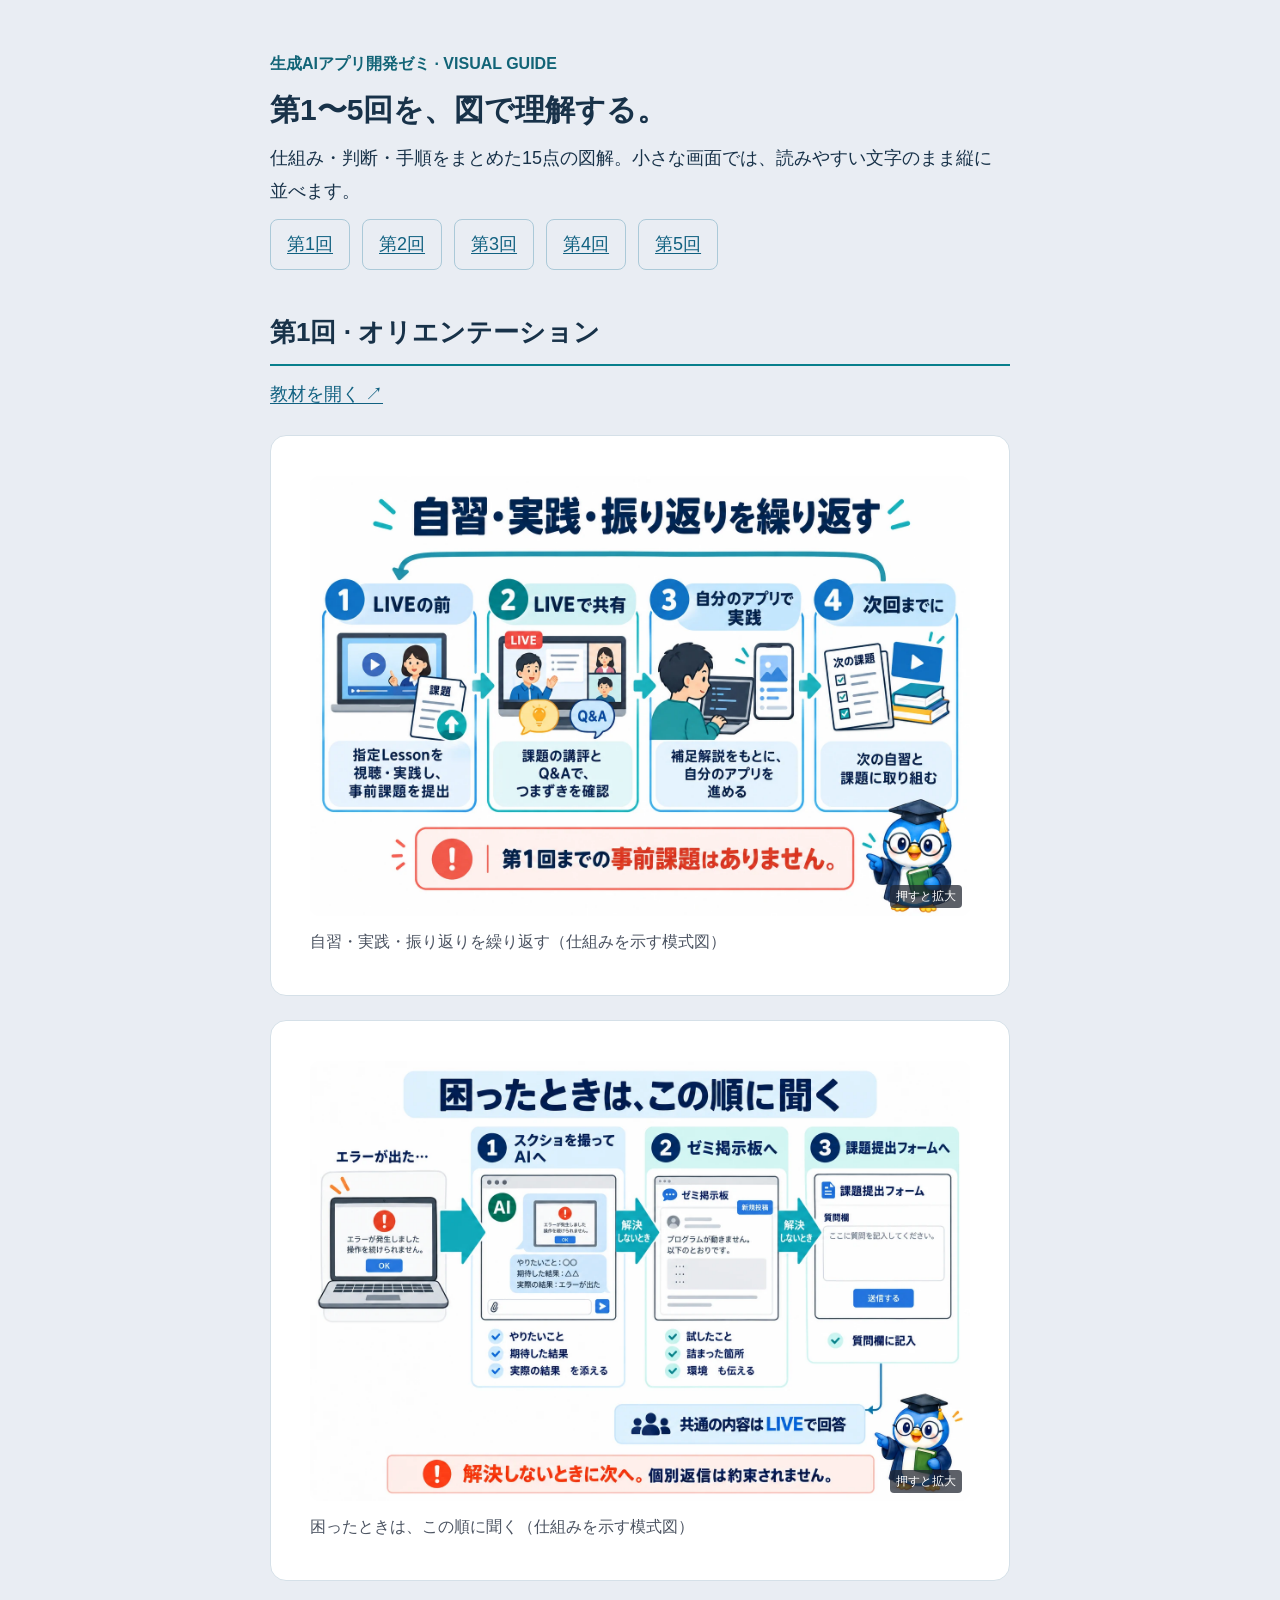
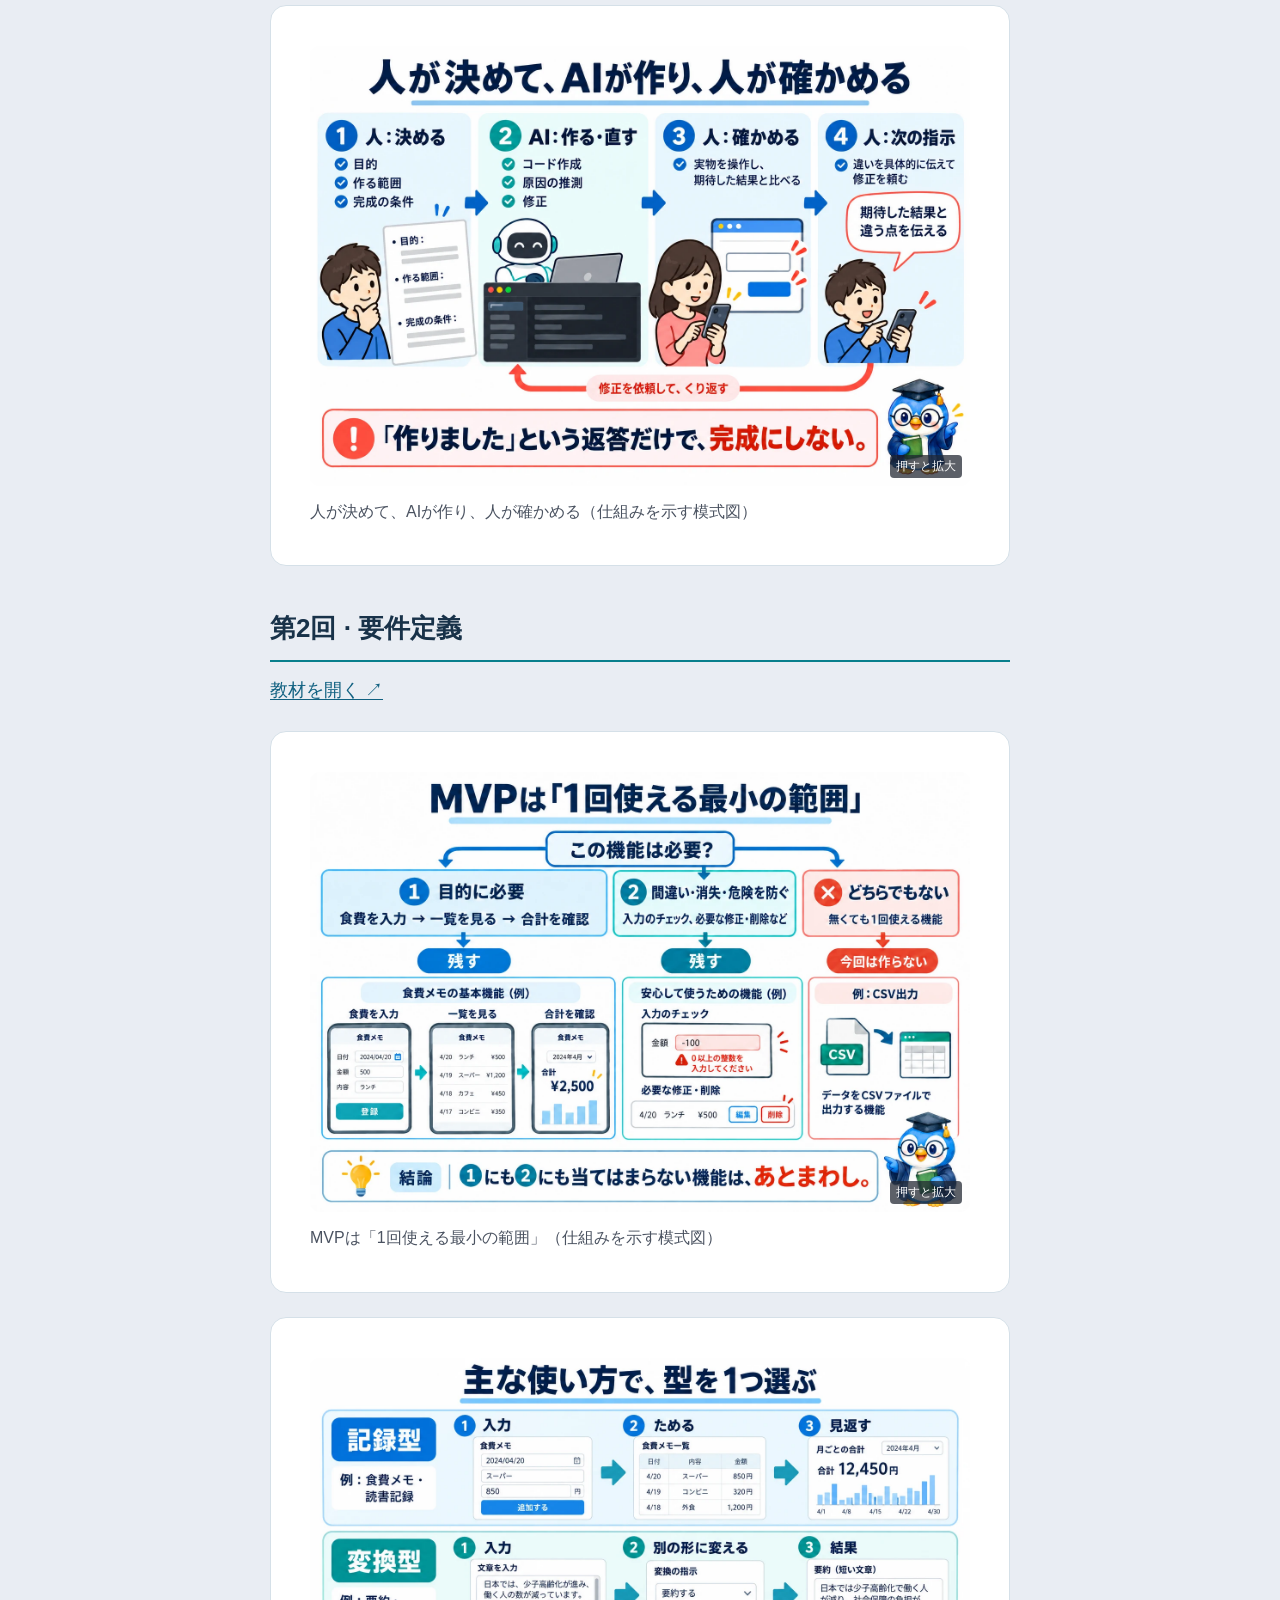
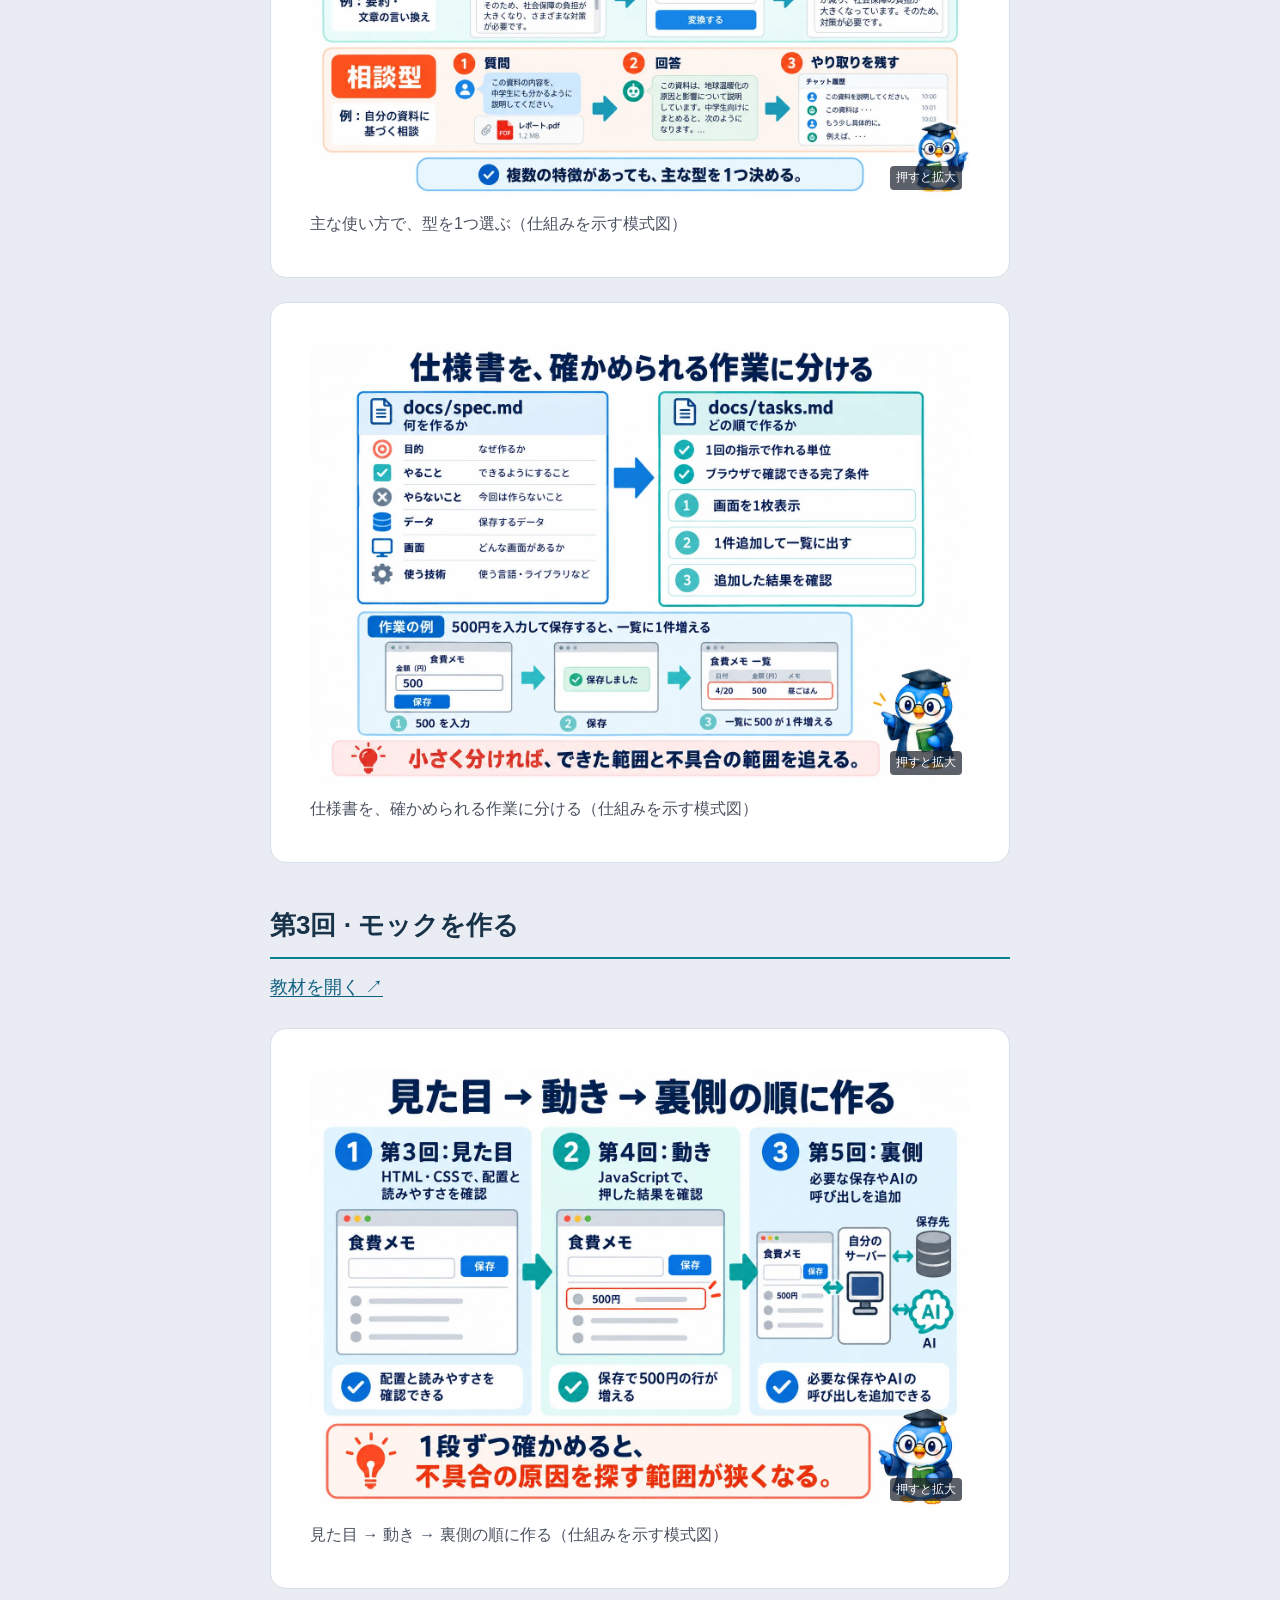
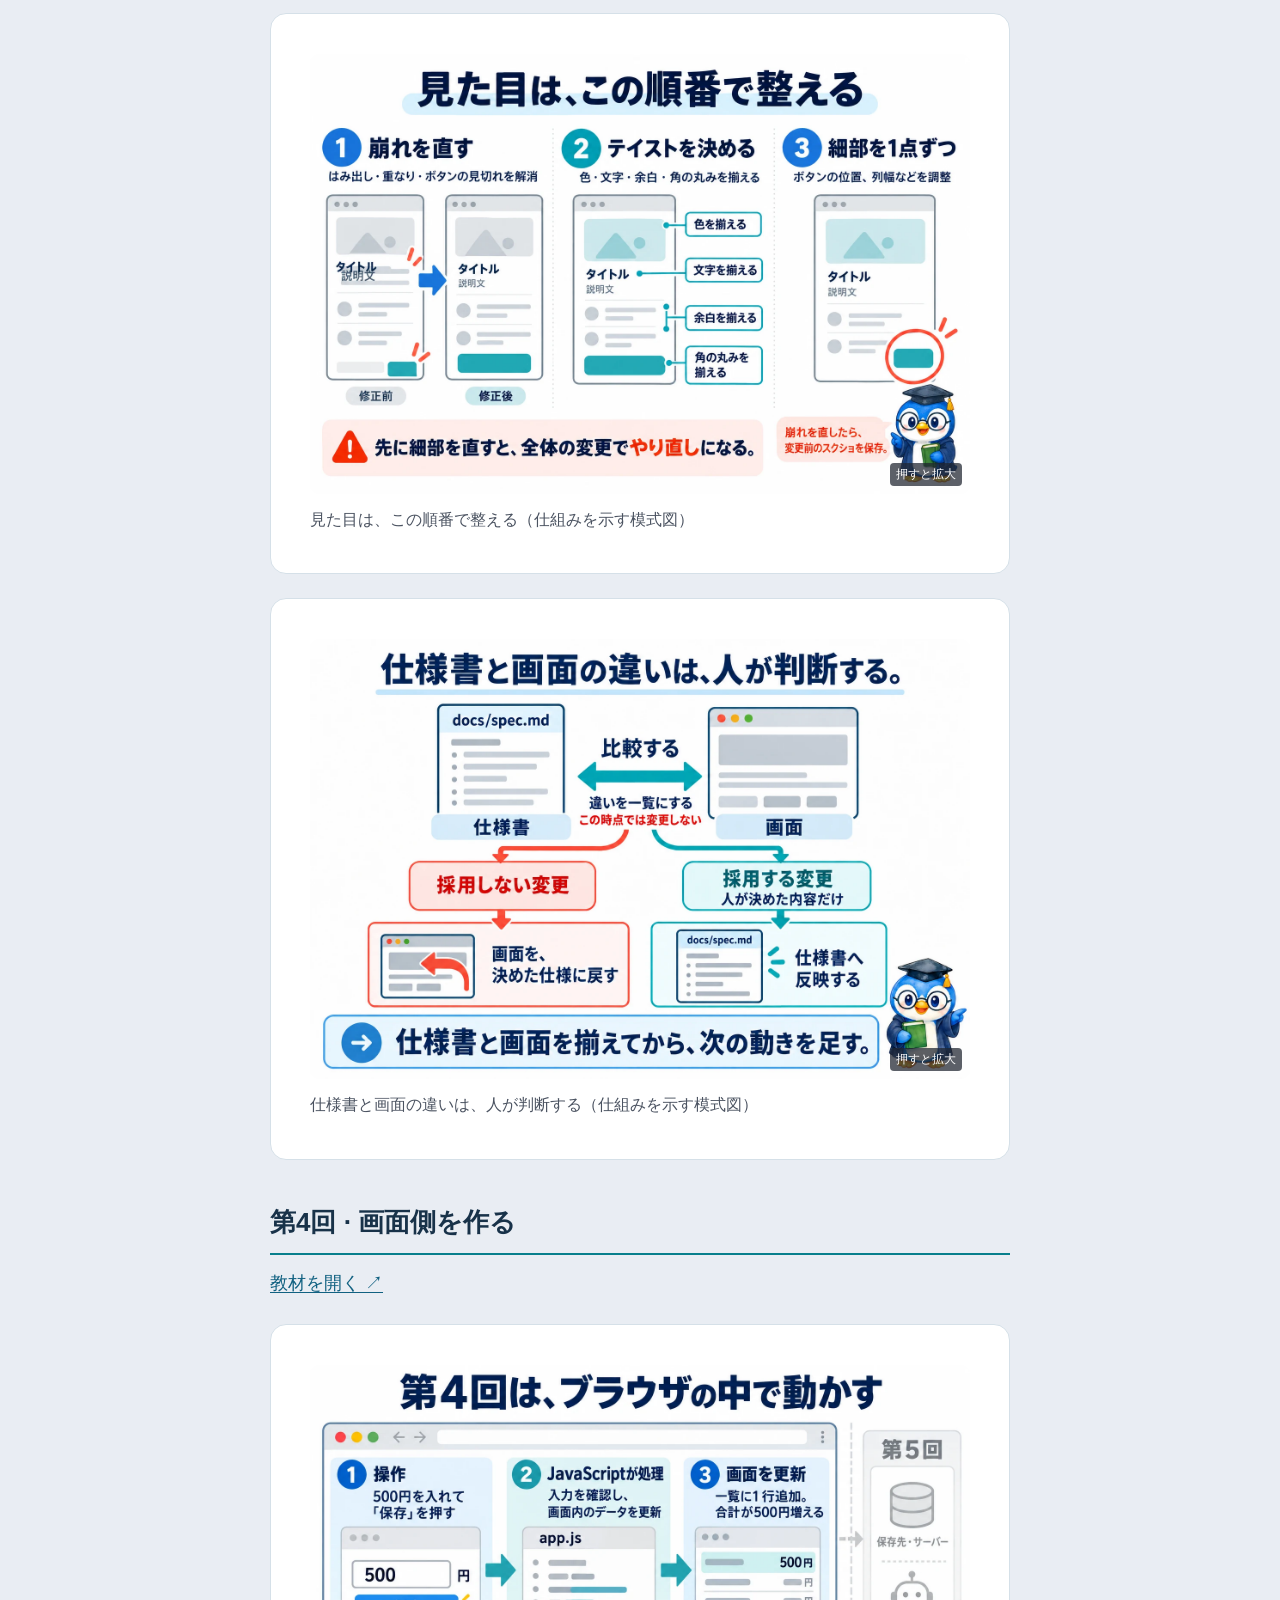
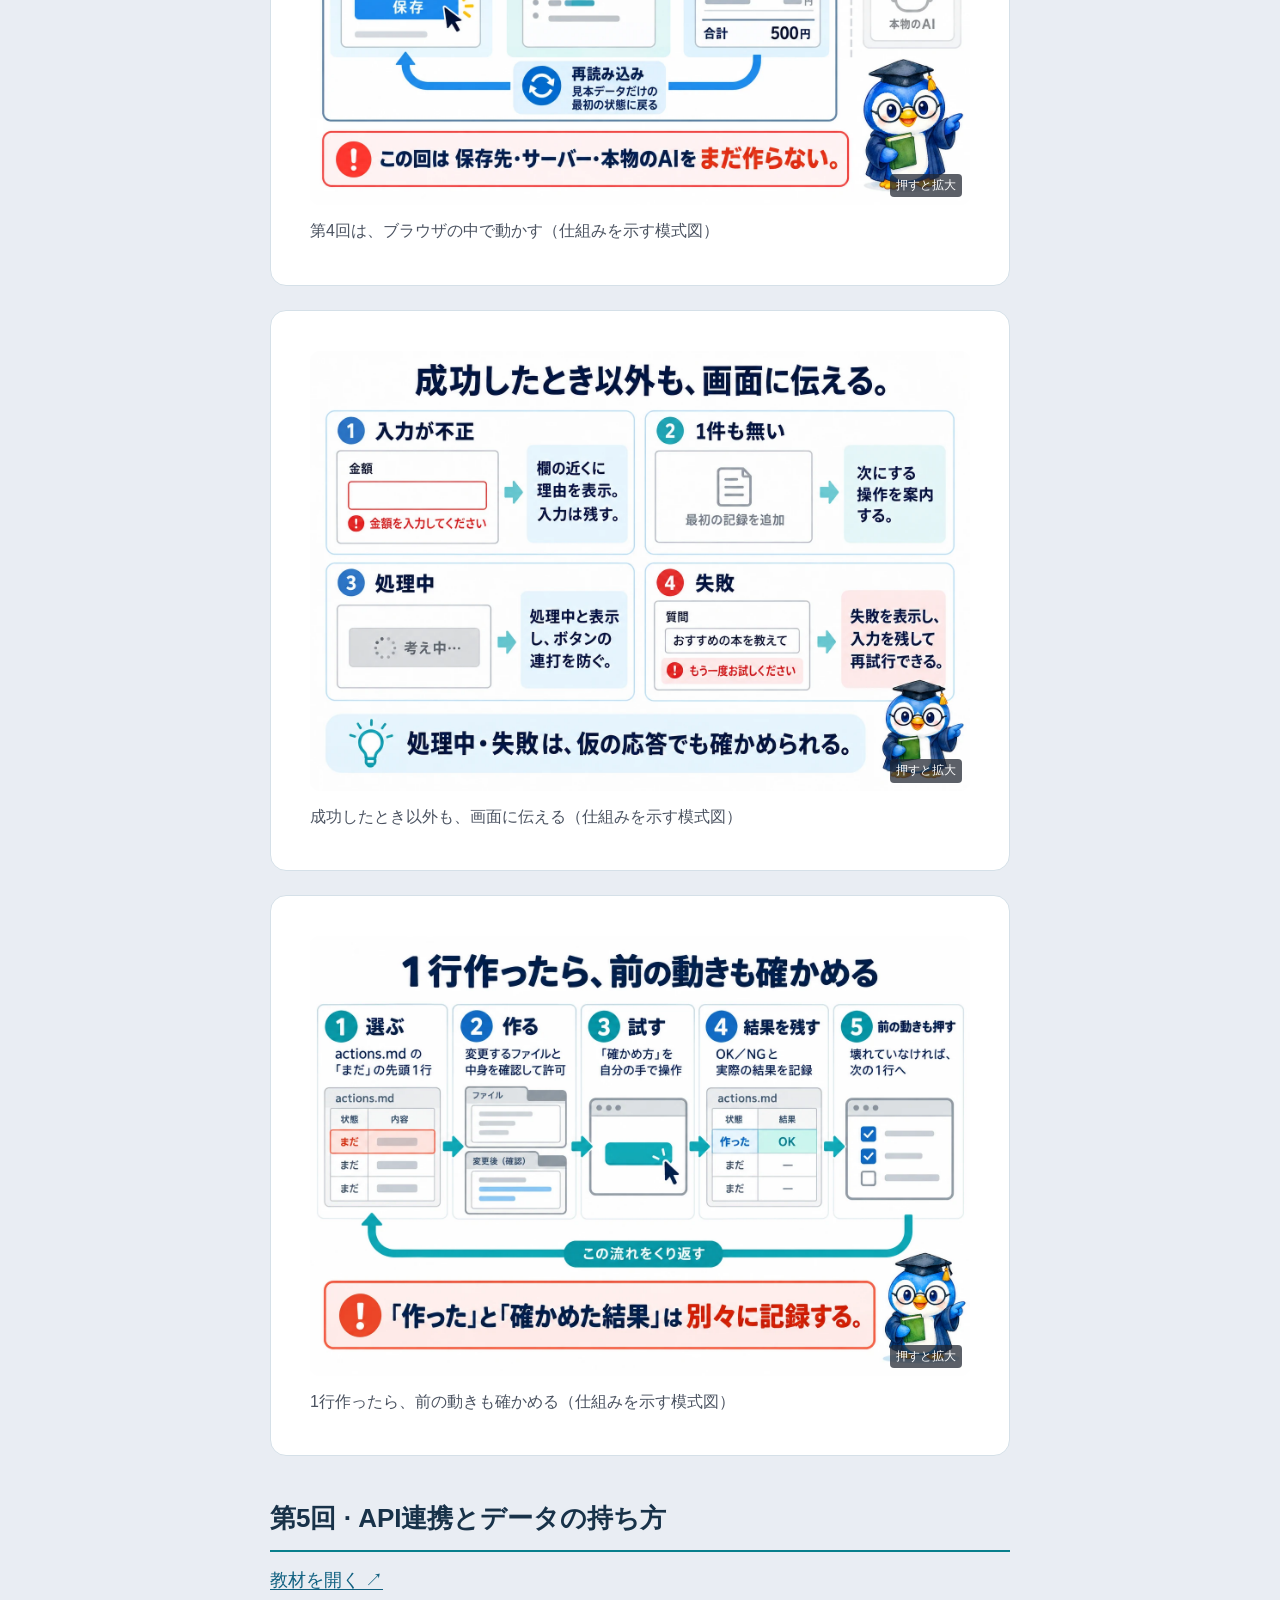
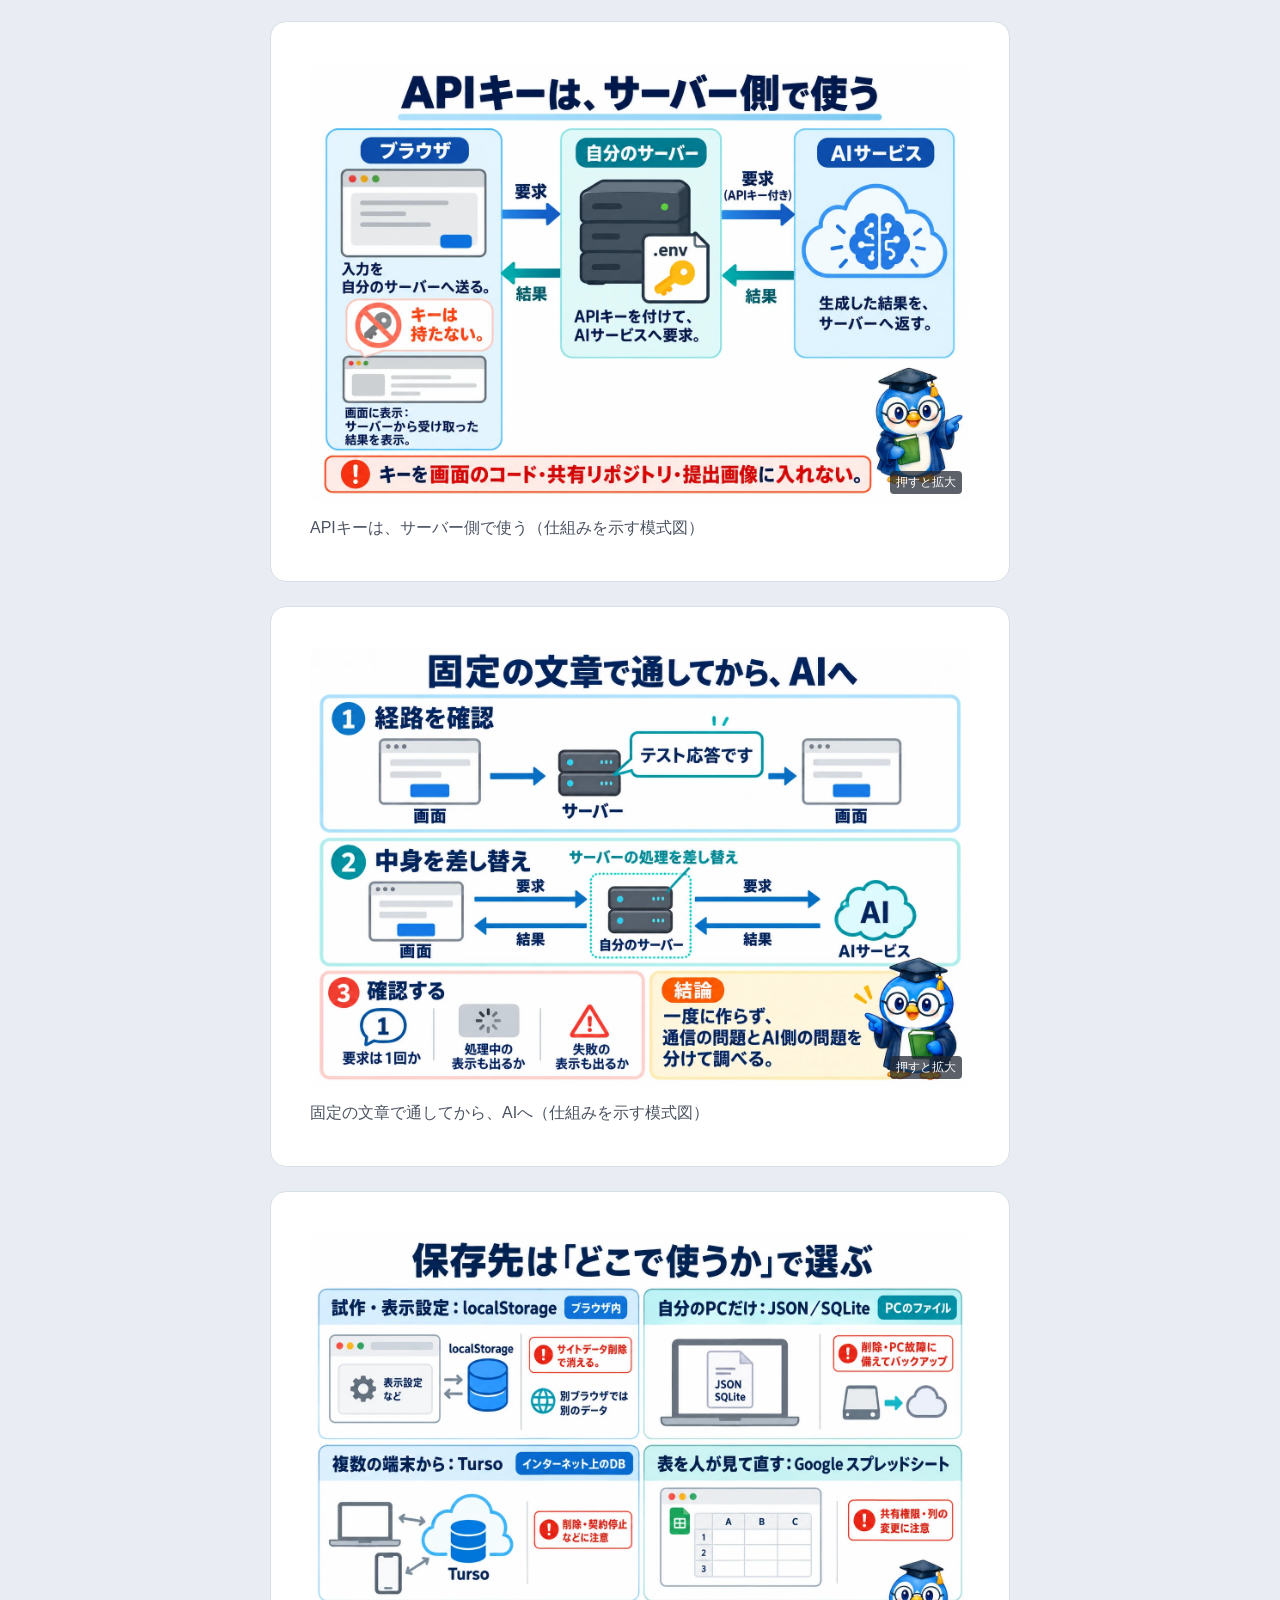
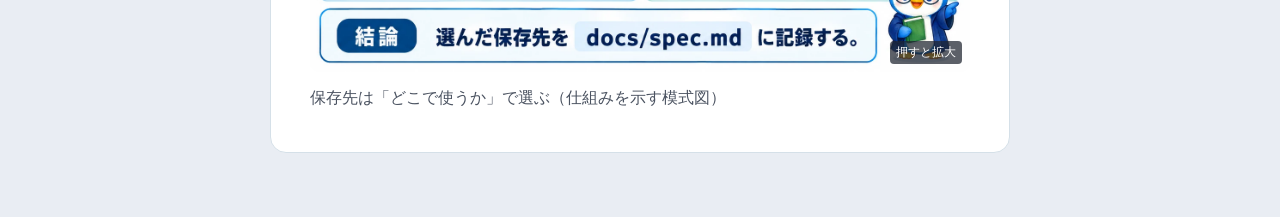
<file: visual-guide/index.html>
<!doctype html><html lang="ja"><head><meta charset="utf-8"><meta name="viewport" content="width=device-width,initial-scale=1"><meta name="robots" content="noindex,nofollow"><title>第1〜5回｜図解ガイド</title><link rel="stylesheet" href="../assets/lesson.css"></head><body class="lesson-visual-reading"><main class="visual-index"><header><p class="visual-eyebrow">生成AIアプリ開発ゼミ · VISUAL GUIDE</p><h1>第1〜5回を、図で理解する。</h1><p>仕組み・判断・手順をまとめた15点の図解。小さな画面では、読みやすい文字のまま縦に並べます。</p><nav aria-label="回を選ぶ"><a href="#lesson01">第1回</a> <a href="#lesson02">第2回</a> <a href="#lesson03">第3回</a> <a href="#lesson04">第4回</a> <a href="#lesson05">第5回</a> </nav></header><section id="lesson01"><h2>第1回 · オリエンテーション</h2><p><a href="../index.html">教材を開く ↗</a></p><article><figure class="fig lv-diagram" data-diagram="l01_cycle"><a class="zoom lv-image" href="../assets/figs/lessons01-05/l01_cycle.webp"><img src="../assets/figs/lessons01-05/l01_cycle.webp" alt="自習・実践・振り返りを繰り返す。LIVEの前：指定Lessonを視聴・実践し、事前課題を提出。LIVEで共有：課題の講評とQ&amp;Aで、つまずきを確認。自分のアプリで実践：補足解説をもとに、自分のアプリを進める。次回までに：次の自習と課題に取り組む。第1回までの事前課題はありません。" width="1536" height="1024" loading="lazy"></a><div class="lv-mobile"><p class="lv-title">自習・実践・振り返りを繰り返す</p><ol class="lv-flow"><li><span class="lv-step" aria-hidden="true">1</span><div><strong>LIVEの前</strong><p>指定Lessonを視聴・実践し、事前課題を提出</p></div></li><li><span class="lv-step" aria-hidden="true">2</span><div><strong>LIVEで共有</strong><p>課題の講評とQ&amp;Aで、つまずきを確認</p></div></li><li><span class="lv-step" aria-hidden="true">3</span><div><strong>自分のアプリで実践</strong><p>補足解説をもとに、自分のアプリを進める</p></div></li><li><span class="lv-step" aria-hidden="true">4</span><div><strong>次回までに</strong><p>次の自習と課題に取り組む</p></div></li></ol><p class="lv-note">第1回までの事前課題はありません。</p><a class="lv-original" href="../assets/figs/lessons01-05/l01_cycle.webp">図解を画像で開く ↗</a></div><figcaption>自習・実践・振り返りを繰り返す（仕組みを示す模式図）</figcaption></figure></article><article><figure class="fig lv-diagram" data-diagram="l01_help"><a class="zoom lv-image" href="../assets/figs/lessons01-05/l01_help.webp"><img src="../assets/figs/lessons01-05/l01_help.webp" alt="困ったときは、この順に聞く。1 スクショを撮ってAIへ：やりたいこと・期待した結果・実際の結果を添える。2 ゼミ掲示板へ：試したこと・詰まった箇所・環境も伝える。3 課題提出フォームへ：質問欄に記入。共通の内容はLIVEで回答。解決しないときに次へ。個別返信は約束されません。" width="1536" height="1024" loading="lazy"></a><div class="lv-mobile"><p class="lv-title">困ったときは、この順に聞く</p><ol class="lv-flow"><li><span class="lv-step" aria-hidden="true">1</span><div><strong>1 スクショを撮ってAIへ</strong><p>やりたいこと・期待した結果・実際の結果を添える</p></div></li><li><span class="lv-step" aria-hidden="true">2</span><div><strong>2 ゼミ掲示板へ</strong><p>試したこと・詰まった箇所・環境も伝える</p></div></li><li><span class="lv-step" aria-hidden="true">3</span><div><strong>3 課題提出フォームへ</strong><p>質問欄に記入。共通の内容はLIVEで回答</p></div></li></ol><p class="lv-note">解決しないときに次へ。個別返信は約束されません。</p><a class="lv-original" href="../assets/figs/lessons01-05/l01_help.webp">図解を画像で開く ↗</a></div><figcaption>困ったときは、この順に聞く（仕組みを示す模式図）</figcaption></figure></article><article><figure class="fig lv-diagram" data-diagram="l01_roles"><a class="zoom lv-image" href="../assets/figs/lessons01-05/l01_roles.webp"><img src="../assets/figs/lessons01-05/l01_roles.webp" alt="人が決めて、AIが作り、人が確かめる。人：決める：目的・作る範囲・完成の条件。AI：作る・直す：コード作成、原因の推測、修正。人：確かめる：実物を操作し、期待した結果と比べる。人：次の指示：違いを具体的に伝えて修正を頼む。「作りました」という返答だけで、完成にしない。" width="1536" height="1024" loading="lazy"></a><div class="lv-mobile"><p class="lv-title">人が決めて、AIが作り、人が確かめる</p><ol class="lv-flow"><li><span class="lv-step" aria-hidden="true">1</span><div><strong>人：決める</strong><p>目的・作る範囲・完成の条件</p></div></li><li><span class="lv-step" aria-hidden="true">2</span><div><strong>AI：作る・直す</strong><p>コード作成、原因の推測、修正</p></div></li><li><span class="lv-step" aria-hidden="true">3</span><div><strong>人：確かめる</strong><p>実物を操作し、期待した結果と比べる</p></div></li><li><span class="lv-step" aria-hidden="true">4</span><div><strong>人：次の指示</strong><p>違いを具体的に伝えて修正を頼む</p></div></li></ol><p class="lv-note">「作りました」という返答だけで、完成にしない。</p><a class="lv-original" href="../assets/figs/lessons01-05/l01_roles.webp">図解を画像で開く ↗</a></div><figcaption>人が決めて、AIが作り、人が確かめる（仕組みを示す模式図）</figcaption></figure></article></section><section id="lesson02"><h2>第2回 · 要件定義</h2><p><a href="../lessons/lesson02/">教材を開く ↗</a></p><article><figure class="fig lv-diagram" data-diagram="l02_mvp"><a class="zoom lv-image" href="../assets/figs/lessons01-05/l02_mvp.webp"><img src="../assets/figs/lessons01-05/l02_mvp.webp" alt="MVPは「1回使える最小の範囲」。残す① 目的に必要：食費を入力 → 一覧を見る → 合計を確認。残す② 間違い・消失・危険を防ぐ：入力のチェック、必要な修正・削除など。今回は作らない：無くても1回使える機能。例：CSV出力。①にも②にも当てはまらない機能は、あとまわし。" width="1536" height="1024" loading="lazy"></a><div class="lv-mobile"><p class="lv-title">MVPは「1回使える最小の範囲」</p><div class="lv-stack"><div class="lv-card"><strong>残す① 目的に必要</strong><p>食費を入力 → 一覧を見る → 合計を確認</p></div><div class="lv-card"><strong>残す② 間違い・消失・危険を防ぐ</strong><p>入力のチェック、必要な修正・削除など</p></div><div class="lv-card"><strong>今回は作らない</strong><p>無くても1回使える機能。例：CSV出力</p></div></div><p class="lv-note">①にも②にも当てはまらない機能は、あとまわし。</p><a class="lv-original" href="../assets/figs/lessons01-05/l02_mvp.webp">図解を画像で開く ↗</a></div><figcaption>MVPは「1回使える最小の範囲」（仕組みを示す模式図）</figcaption></figure></article><article><figure class="fig lv-diagram" data-diagram="l02_types"><a class="zoom lv-image" href="../assets/figs/lessons01-05/l02_types.webp"><img src="../assets/figs/lessons01-05/l02_types.webp" alt="主な使い方で、型を1つ選ぶ。記録型：入力 → ためる → 見返す。例：食費メモ・読書記録。変換型：入力 → 別の形に変える → 結果。例：要約・文章の言い換え。相談型：質問 → 回答 → やり取りを残す。例：自分の資料に基づく相談。複数の特徴があっても、主な型を1つ決める。" width="1536" height="1024" loading="lazy"></a><div class="lv-mobile"><p class="lv-title">主な使い方で、型を1つ選ぶ</p><div class="lv-stack"><div class="lv-card"><strong>記録型</strong><p>入力 → ためる → 見返す<br>例：食費メモ・読書記録</p></div><div class="lv-card"><strong>変換型</strong><p>入力 → 別の形に変える → 結果<br>例：要約・文章の言い換え</p></div><div class="lv-card"><strong>相談型</strong><p>質問 → 回答 → やり取りを残す<br>例：自分の資料に基づく相談</p></div></div><p class="lv-note">複数の特徴があっても、主な型を1つ決める。</p><a class="lv-original" href="../assets/figs/lessons01-05/l02_types.webp">図解を画像で開く ↗</a></div><figcaption>主な使い方で、型を1つ選ぶ（仕組みを示す模式図）</figcaption></figure></article><article><figure class="fig lv-diagram" data-diagram="l02_documents"><a class="zoom lv-image" href="../assets/figs/lessons01-05/l02_documents.webp"><img src="../assets/figs/lessons01-05/l02_documents.webp" alt="仕様書を、確かめられる作業に分ける。docs/spec.md：何を作るか：目的／やること／やらないこと／データ／画面／使う技術。docs/tasks.md：どの順で作るか：1回の指示で作れる単位に分ける。作業ごとに完了条件：例：500円を入力して保存すると、一覧に1件増える。小さく分ければ、できた範囲と不具合の範囲を追える。" width="1536" height="1024" loading="lazy"></a><div class="lv-mobile"><p class="lv-title">仕様書を、確かめられる作業に分ける</p><ol class="lv-flow"><li><span class="lv-step" aria-hidden="true">1</span><div><strong>docs/spec.md：何を作るか</strong><p>目的／やること／やらないこと／データ／画面／使う技術</p></div></li><li><span class="lv-step" aria-hidden="true">2</span><div><strong>docs/tasks.md：どの順で作るか</strong><p>1回の指示で作れる単位に分ける</p></div></li><li><span class="lv-step" aria-hidden="true">3</span><div><strong>作業ごとに完了条件</strong><p>例：500円を入力して保存すると、一覧に1件増える</p></div></li></ol><p class="lv-note">小さく分ければ、できた範囲と不具合の範囲を追える。</p><a class="lv-original" href="../assets/figs/lessons01-05/l02_documents.webp">図解を画像で開く ↗</a></div><figcaption>仕様書を、確かめられる作業に分ける（仕組みを示す模式図）</figcaption></figure></article></section><section id="lesson03"><h2>第3回 · モックを作る</h2><p><a href="../lessons/lesson03/">教材を開く ↗</a></p><article><figure class="fig lv-diagram" data-diagram="l03_layers"><a class="zoom lv-image" href="../assets/figs/lessons01-05/l03_layers.webp"><img src="../assets/figs/lessons01-05/l03_layers.webp" alt="見た目 → 動き → 裏側の順に作る。第3回：見た目：HTML・CSSで、配置と読みやすさを確認。第4回：動き：JavaScriptで、押した結果を確認。第5回：裏側：必要な保存やAIの呼び出しを追加。1段ずつ確かめると、不具合の原因を探す範囲が狭くなる。" width="1536" height="1024" loading="lazy"></a><div class="lv-mobile"><p class="lv-title">見た目 → 動き → 裏側の順に作る</p><ol class="lv-flow"><li><span class="lv-step" aria-hidden="true">1</span><div><strong>第3回：見た目</strong><p>HTML・CSSで、配置と読みやすさを確認</p></div></li><li><span class="lv-step" aria-hidden="true">2</span><div><strong>第4回：動き</strong><p>JavaScriptで、押した結果を確認</p></div></li><li><span class="lv-step" aria-hidden="true">3</span><div><strong>第5回：裏側</strong><p>必要な保存やAIの呼び出しを追加</p></div></li></ol><p class="lv-note">1段ずつ確かめると、不具合の原因を探す範囲が狭くなる。</p><a class="lv-original" href="../assets/figs/lessons01-05/l03_layers.webp">図解を画像で開く ↗</a></div><figcaption>見た目 → 動き → 裏側の順に作る（仕組みを示す模式図）</figcaption></figure></article><article><figure class="fig lv-diagram" data-diagram="l03_polish"><a class="zoom lv-image" href="../assets/figs/lessons01-05/l03_polish.webp"><img src="../assets/figs/lessons01-05/l03_polish.webp" alt="見た目は、この順番で整える。1 崩れを直す：はみ出し・重なり・ボタンの見切れを解消。2 テイストを決める：色・文字・余白・角の丸みを揃える。3 細部を1点ずつ：ボタンの位置、列幅などを調整。先に細部を直すと、全体の変更でやり直しになる。" width="1536" height="1024" loading="lazy"></a><div class="lv-mobile"><p class="lv-title">見た目は、この順番で整える</p><ol class="lv-flow"><li><span class="lv-step" aria-hidden="true">1</span><div><strong>1 崩れを直す</strong><p>はみ出し・重なり・ボタンの見切れを解消</p></div></li><li><span class="lv-step" aria-hidden="true">2</span><div><strong>2 テイストを決める</strong><p>色・文字・余白・角の丸みを揃える</p></div></li><li><span class="lv-step" aria-hidden="true">3</span><div><strong>3 細部を1点ずつ</strong><p>ボタンの位置、列幅などを調整</p></div></li></ol><p class="lv-note">崩れを直したら、テイスト変更前のスクリーンショットを保存。</p><p class="lv-note">先に細部を直すと、全体の変更でやり直しになる。</p><a class="lv-original" href="../assets/figs/lessons01-05/l03_polish.webp">図解を画像で開く ↗</a></div><figcaption>見た目は、この順番で整える（仕組みを示す模式図）</figcaption></figure></article><article><figure class="fig lv-diagram" data-diagram="l03_alignment"><a class="zoom lv-image" href="../assets/figs/lessons01-05/l03_alignment.webp"><img src="../assets/figs/lessons01-05/l03_alignment.webp" alt="仕様書と画面の違いは、人が判断する。違いを一覧にする：docs/spec.md と画面を比較。まだ変更しない。採用しない変更：画面を、決めた仕様に戻す。採用する変更：人が決めた内容だけ仕様書へ反映。仕様書と画面を揃えてから、次の動きを足す。" width="1536" height="1024" loading="lazy"></a><div class="lv-mobile"><p class="lv-title">仕様書と画面の違いは、人が判断する</p><div class="lv-card"><strong>違いを一覧にする</strong><p>docs/spec.md と画面を比較。まだ変更しない</p></div><div class="lv-arrow">↓ 人が採用を判断</div><div class="lv-branches"><div class="lv-card"><strong>採用しない変更</strong><p>画面を、決めた仕様に戻す</p></div><div class="lv-card"><strong>採用する変更</strong><p>人が決めた内容だけ仕様書へ反映</p></div></div><p class="lv-note">仕様書と画面を揃えてから、次の動きを足す。</p><a class="lv-original" href="../assets/figs/lessons01-05/l03_alignment.webp">図解を画像で開く ↗</a></div><figcaption>仕様書と画面の違いは、人が判断する（仕組みを示す模式図）</figcaption></figure></article></section><section id="lesson04"><h2>第4回 · 画面側を作る</h2><p><a href="../lessons/lesson04/">教材を開く ↗</a></p><article><figure class="fig lv-diagram" data-diagram="l04_scope"><a class="zoom lv-image" href="../assets/figs/lessons01-05/l04_scope.webp"><img src="../assets/figs/lessons01-05/l04_scope.webp" alt="第4回は、ブラウザの中で動かす。操作：500円を入れて「保存」を押す。JavaScriptが処理：入力を確認し、画面内のデータを更新。画面を更新：一覧に1行追加。合計が500円増える。再読み込み：見本データだけの最初の状態に戻る。この回は保存先・サーバー・本物のAIをまだ作らない。" width="1536" height="1024" loading="lazy"></a><div class="lv-mobile"><p class="lv-title">第4回は、ブラウザの中で動かす</p><ol class="lv-flow"><li><span class="lv-step" aria-hidden="true">1</span><div><strong>操作</strong><p>500円を入れて「保存」を押す</p></div></li><li><span class="lv-step" aria-hidden="true">2</span><div><strong>JavaScriptが処理</strong><p>入力を確認し、画面内のデータを更新</p></div></li><li><span class="lv-step" aria-hidden="true">3</span><div><strong>画面を更新</strong><p>一覧に1行追加。合計が500円増える</p></div></li><li><span class="lv-step" aria-hidden="true">4</span><div><strong>再読み込み</strong><p>見本データだけの最初の状態に戻る</p></div></li></ol><p class="lv-note">この回は保存先・サーバー・本物のAIをまだ作らない。</p><a class="lv-original" href="../assets/figs/lessons01-05/l04_scope.webp">図解を画像で開く ↗</a></div><figcaption>第4回は、ブラウザの中で動かす（仕組みを示す模式図）</figcaption></figure></article><article><figure class="fig lv-diagram" data-diagram="l04_states"><a class="zoom lv-image" href="../assets/figs/lessons01-05/l04_states.webp"><img src="../assets/figs/lessons01-05/l04_states.webp" alt="成功したとき以外も、画面に伝える。入力が不正：欄の近くに理由を表示。入力は残す。1件も無い：次にする操作を案内する。処理中：処理中と表示し、ボタンの連打を防ぐ。失敗：失敗を表示し、入力を残して再試行できる。処理中・失敗は、仮の応答でも確かめられる。" width="1536" height="1024" loading="lazy"></a><div class="lv-mobile"><p class="lv-title">成功したとき以外も、画面に伝える</p><div class="lv-stack"><div class="lv-card"><strong>入力が不正</strong><p>欄の近くに理由を表示。入力は残す</p></div><div class="lv-card"><strong>1件も無い</strong><p>次にする操作を案内する</p></div><div class="lv-card"><strong>処理中</strong><p>処理中と表示し、ボタンの連打を防ぐ</p></div><div class="lv-card"><strong>失敗</strong><p>失敗を表示し、入力を残して再試行できる</p></div></div><p class="lv-note">処理中・失敗は、仮の応答でも確かめられる。</p><a class="lv-original" href="../assets/figs/lessons01-05/l04_states.webp">図解を画像で開く ↗</a></div><figcaption>成功したとき以外も、画面に伝える（仕組みを示す模式図）</figcaption></figure></article><article><figure class="fig lv-diagram" data-diagram="l04_loop"><a class="zoom lv-image" href="../assets/figs/lessons01-05/l04_loop.webp"><img src="../assets/figs/lessons01-05/l04_loop.webp" alt="1行作ったら、前の動きも確かめる。選ぶ：actions.md の「まだ」の先頭1行。作る：変更するファイルと中身を確認して許可。試す：「確かめ方」を自分の手で操作。結果を残す：OK／NGと実際の結果を記録。前の動きも押す：壊れていなければ、次の1行へ。「作った」と「確かめた結果」は別々に記録する。" width="1536" height="1024" loading="lazy"></a><div class="lv-mobile"><p class="lv-title">1行作ったら、前の動きも確かめる</p><ol class="lv-flow"><li><span class="lv-step" aria-hidden="true">1</span><div><strong>選ぶ</strong><p>actions.md の「まだ」の先頭1行</p></div></li><li><span class="lv-step" aria-hidden="true">2</span><div><strong>作る</strong><p>変更するファイルと中身を確認して許可</p></div></li><li><span class="lv-step" aria-hidden="true">3</span><div><strong>試す</strong><p>「確かめ方」を自分の手で操作</p></div></li><li><span class="lv-step" aria-hidden="true">4</span><div><strong>結果を残す</strong><p>OK／NGと実際の結果を記録</p></div></li><li><span class="lv-step" aria-hidden="true">5</span><div><strong>前の動きも押す</strong><p>壊れていなければ、次の1行へ</p></div></li></ol><p class="lv-note">「作った」と「確かめた結果」は別々に記録する。</p><a class="lv-original" href="../assets/figs/lessons01-05/l04_loop.webp">図解を画像で開く ↗</a></div><figcaption>1行作ったら、前の動きも確かめる（仕組みを示す模式図）</figcaption></figure></article></section><section id="lesson05"><h2>第5回 · API連携とデータの持ち方</h2><p><a href="../lessons/lesson05/">教材を開く ↗</a></p><article><figure class="fig lv-diagram" data-diagram="l05_route"><a class="zoom lv-image" href="../assets/figs/lessons01-05/l05_route.webp"><img src="../assets/figs/lessons01-05/l05_route.webp" alt="APIキーは、サーバー側で使う。画面：ブラウザ：入力を自分のサーバーへ送る。キーは持たない。自分のサーバー：APIキーを付けて、AIサービスへ要求。AIサービス：生成した結果を、サーバーへ返す。画面に表示：サーバーから受け取った結果を表示。キーを画面のコード・共有リポジトリ・提出画像に入れない。" width="1536" height="1024" loading="lazy"></a><div class="lv-mobile"><p class="lv-title">APIキーは、サーバー側で使う</p><ol class="lv-flow"><li><span class="lv-step" aria-hidden="true">1</span><div><strong>画面：ブラウザ</strong><p>入力を自分のサーバーへ送る。キーは持たない</p></div></li><li><span class="lv-step" aria-hidden="true">2</span><div><strong>自分のサーバー</strong><p>APIキーを付けて、AIサービスへ要求</p></div></li><li><span class="lv-step" aria-hidden="true">3</span><div><strong>AIサービス</strong><p>生成した結果を、サーバーへ返す</p></div></li><li><span class="lv-step" aria-hidden="true">4</span><div><strong>画面に表示</strong><p>サーバーから受け取った結果を表示</p></div></li></ol><p class="lv-note">キーを画面のコード・共有リポジトリ・提出画像に入れない。</p><a class="lv-original" href="../assets/figs/lessons01-05/l05_route.webp">図解を画像で開く ↗</a></div><figcaption>APIキーは、サーバー側で使う（仕組みを示す模式図）</figcaption></figure></article><article><figure class="fig lv-diagram" data-diagram="l05_switch"><a class="zoom lv-image" href="../assets/figs/lessons01-05/l05_switch.webp"><img src="../assets/figs/lessons01-05/l05_switch.webp" alt="固定の文章で通してから、AIへ。先に：経路を確認：画面 → サーバー →「テスト応答です」→ 画面。次に：中身を差し替え：画面 → サーバー → AI → サーバー → 画面。確認する：要求は1回か、処理中・失敗の表示も出るか。一度に作らず、通信の問題とAI側の問題を分けて調べる。" width="1536" height="1024" loading="lazy"></a><div class="lv-mobile"><p class="lv-title">固定の文章で通してから、AIへ</p><ol class="lv-flow"><li><span class="lv-step" aria-hidden="true">1</span><div><strong>先に：経路を確認</strong><p>画面 → サーバー →「テスト応答です」→ 画面</p></div></li><li><span class="lv-step" aria-hidden="true">2</span><div><strong>次に：中身を差し替え</strong><p>画面 → サーバー → AI → サーバー → 画面</p></div></li><li><span class="lv-step" aria-hidden="true">3</span><div><strong>確認する</strong><p>要求は1回か、処理中・失敗の表示も出るか</p></div></li></ol><p class="lv-note">一度に作らず、通信の問題とAI側の問題を分けて調べる。</p><a class="lv-original" href="../assets/figs/lessons01-05/l05_switch.webp">図解を画像で開く ↗</a></div><figcaption>固定の文章で通してから、AIへ（仕組みを示す模式図）</figcaption></figure></article><article><figure class="fig lv-diagram" data-diagram="l05_storage"><a class="zoom lv-image" href="../assets/figs/lessons01-05/l05_storage.webp"><img src="../assets/figs/lessons01-05/l05_storage.webp" alt="保存先は「どこで使うか」で選ぶ。試作・表示設定：localStorage：ブラウザ内。サイトデータ削除で消える。別ブラウザでは別のデータ。自分のPCだけ：JSON／SQLite：PCのファイル。削除・PC故障に備えてバックアップ。複数の端末から：Turso：インターネット上のDB。削除・契約停止などに注意。表を人が見て直す：Google スプレッドシート。共有権限・列の変更に注意。選んだ保存先を docs/spec.md に記録する。" width="1536" height="1024" loading="lazy"></a><div class="lv-mobile"><p class="lv-title">保存先は「どこで使うか」で選ぶ</p><div class="lv-stack"><div class="lv-card"><strong>試作・表示設定</strong><p>localStorage：ブラウザ内<br>サイトデータ削除で消える。別ブラウザでは別のデータ</p></div><div class="lv-card"><strong>自分のPCだけ</strong><p>JSON／SQLite：PCのファイル<br>削除・PC故障に備えてバックアップ</p></div><div class="lv-card"><strong>複数の端末から</strong><p>Turso：インターネット上のDB<br>削除・契約停止などに注意</p></div><div class="lv-card"><strong>表を人が見て直す</strong><p>Google スプレッドシート<br>共有権限・列の変更に注意</p></div></div><p class="lv-note">選んだ保存先を docs/spec.md に記録する。</p><a class="lv-original" href="../assets/figs/lessons01-05/l05_storage.webp">図解を画像で開く ↗</a></div><figcaption>保存先は「どこで使うか」で選ぶ（仕組みを示す模式図）</figcaption></figure></article></section></main></body></html>
</file>
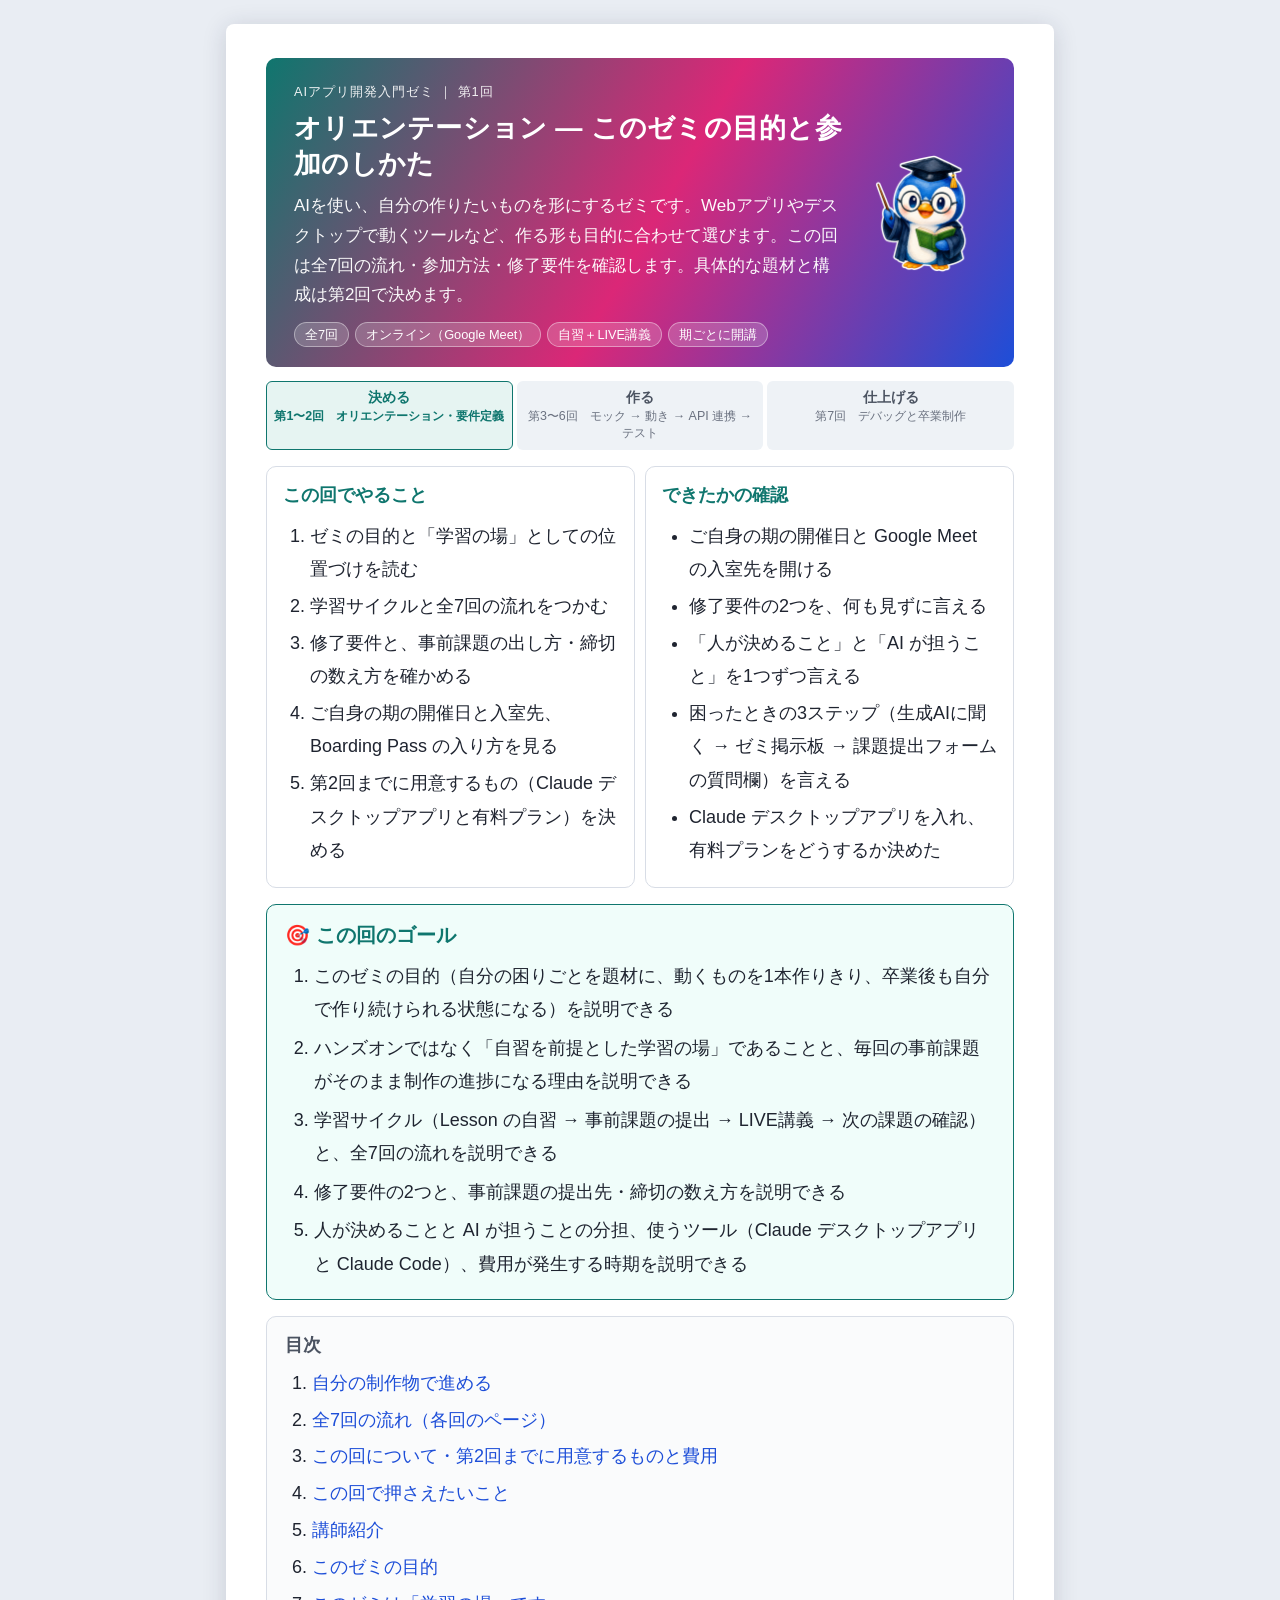
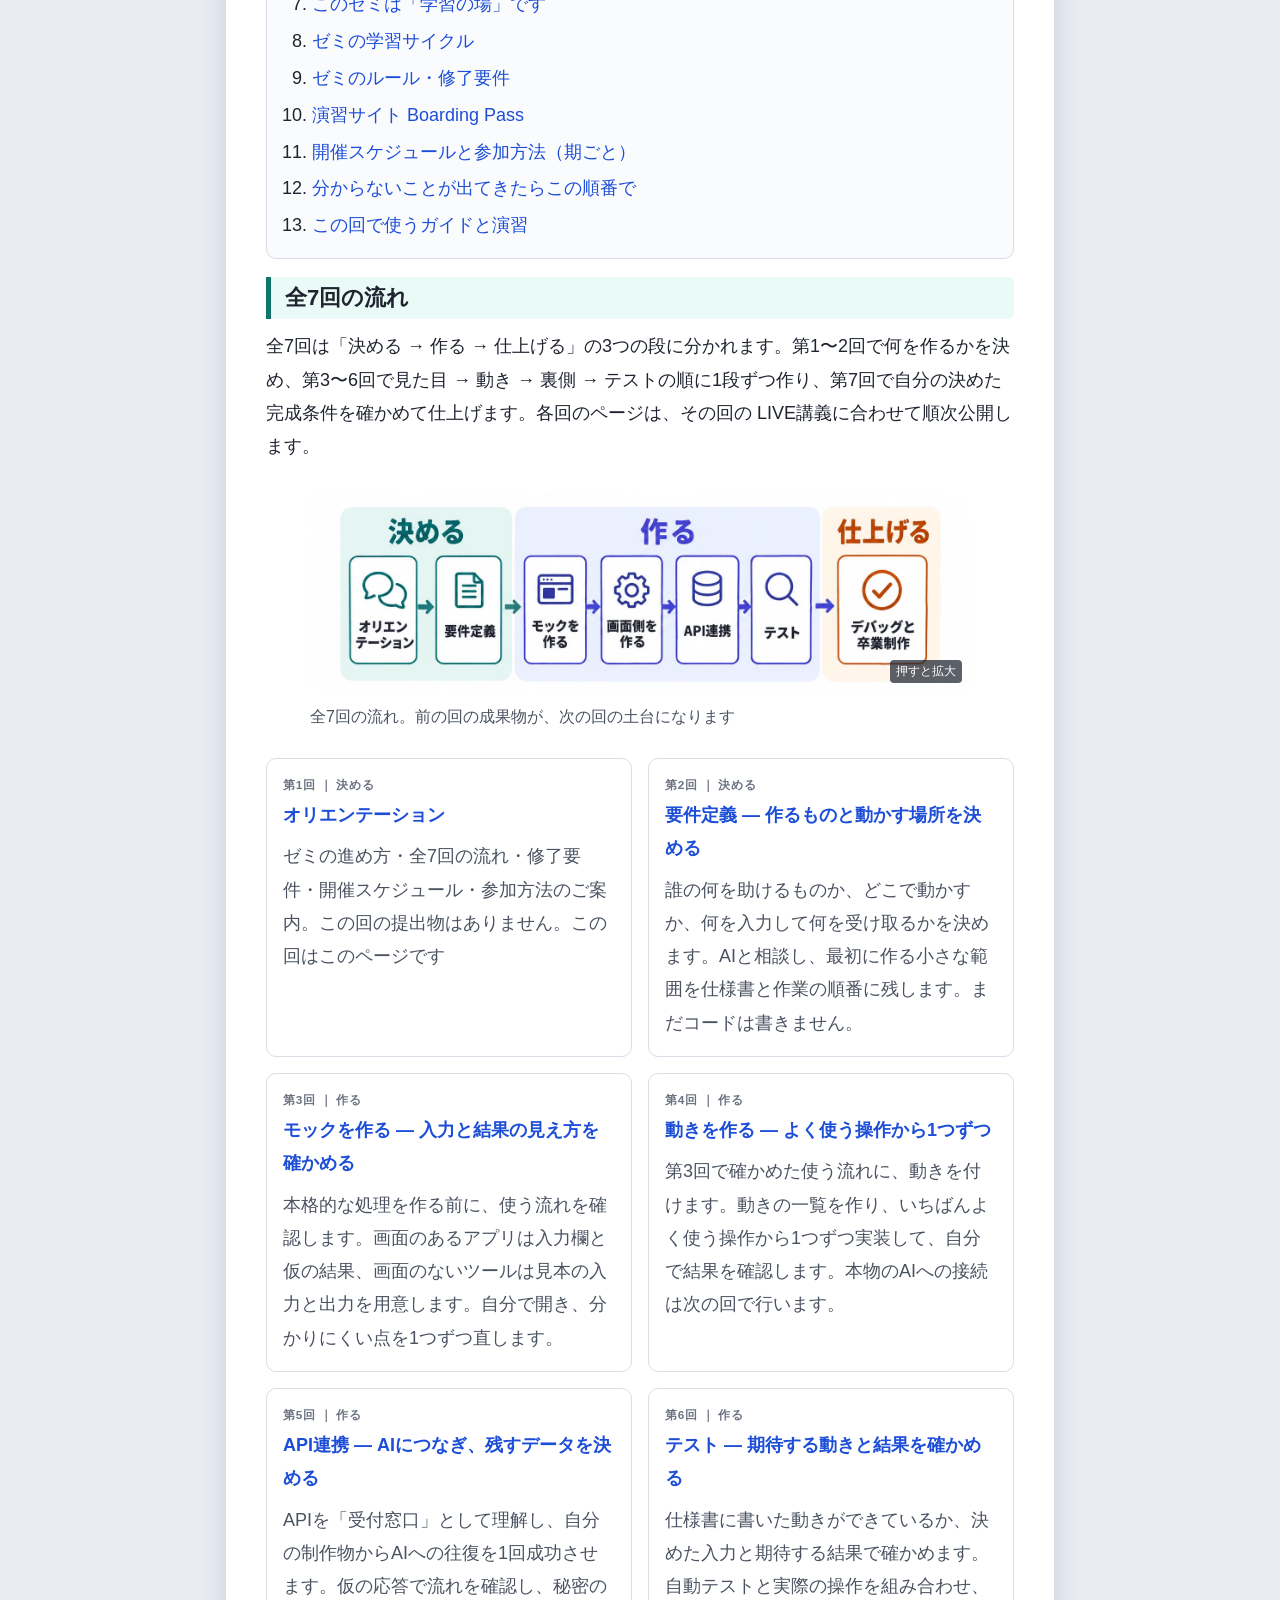
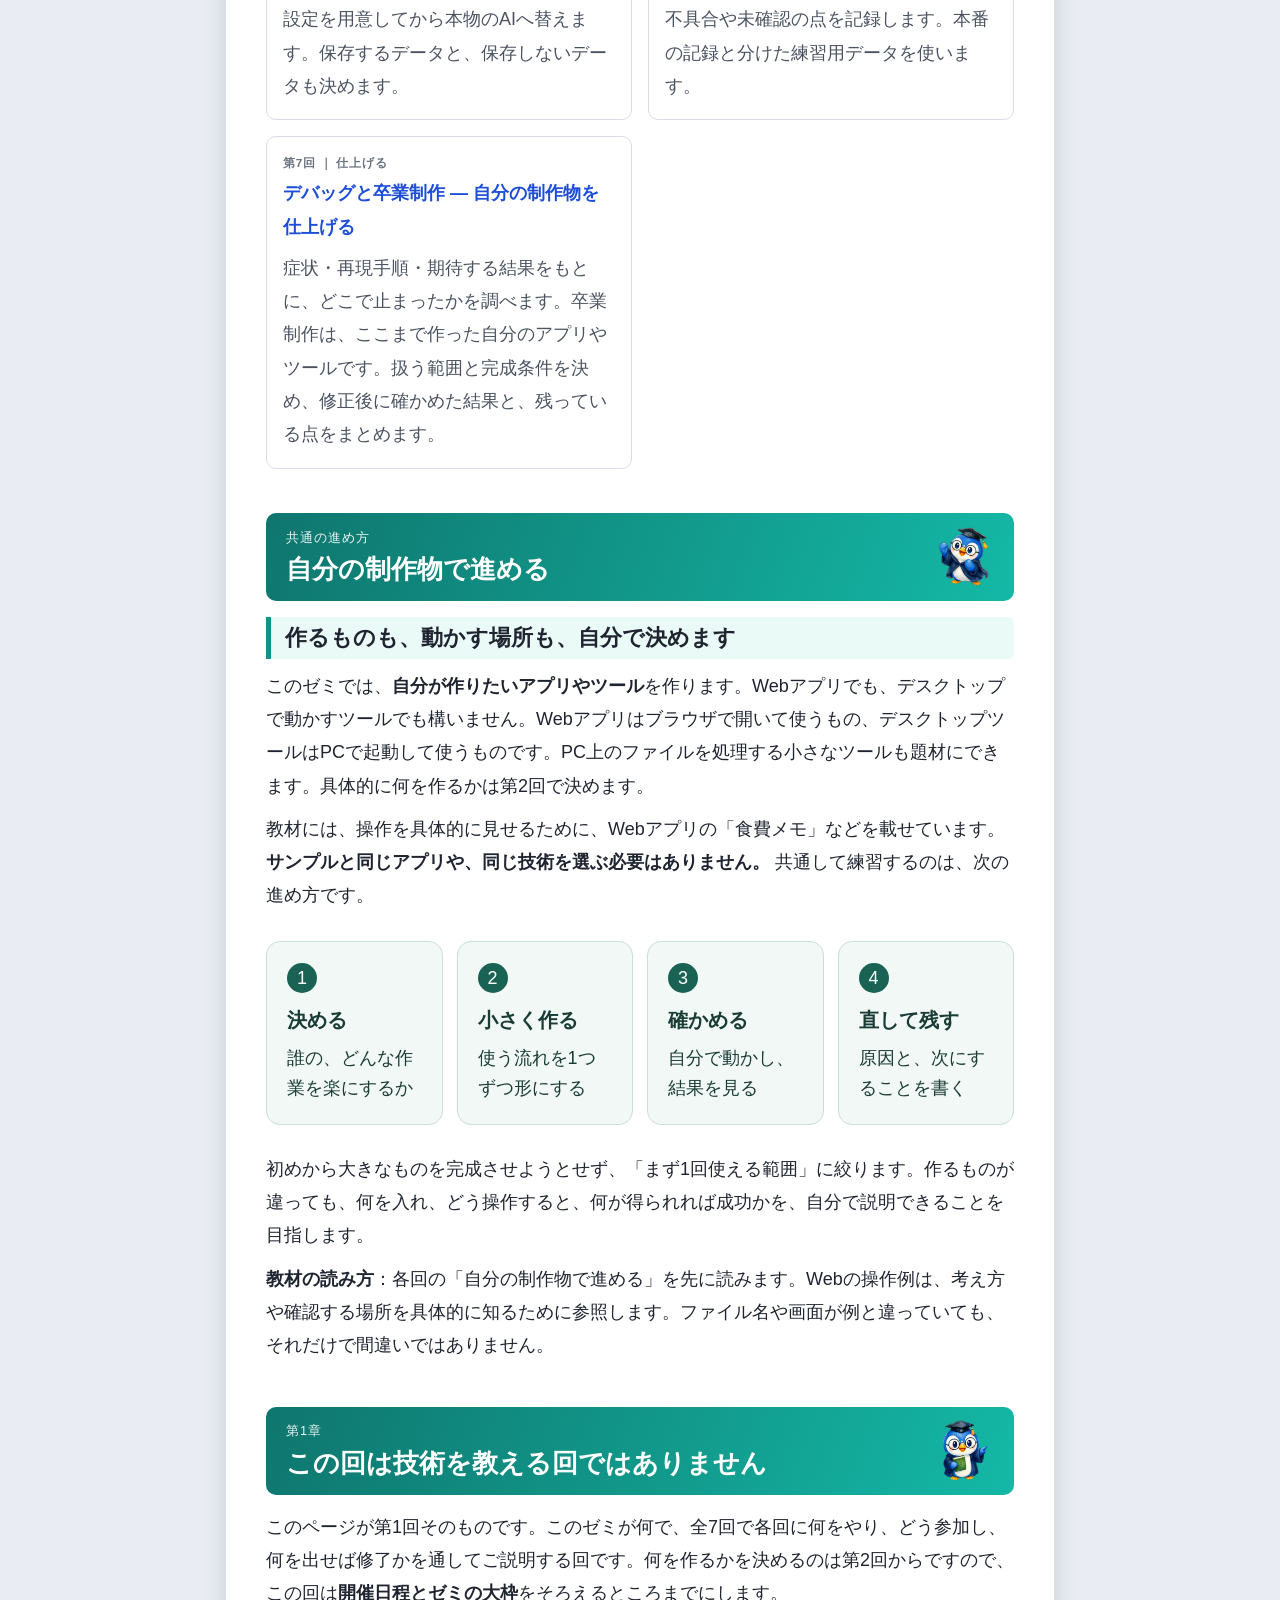
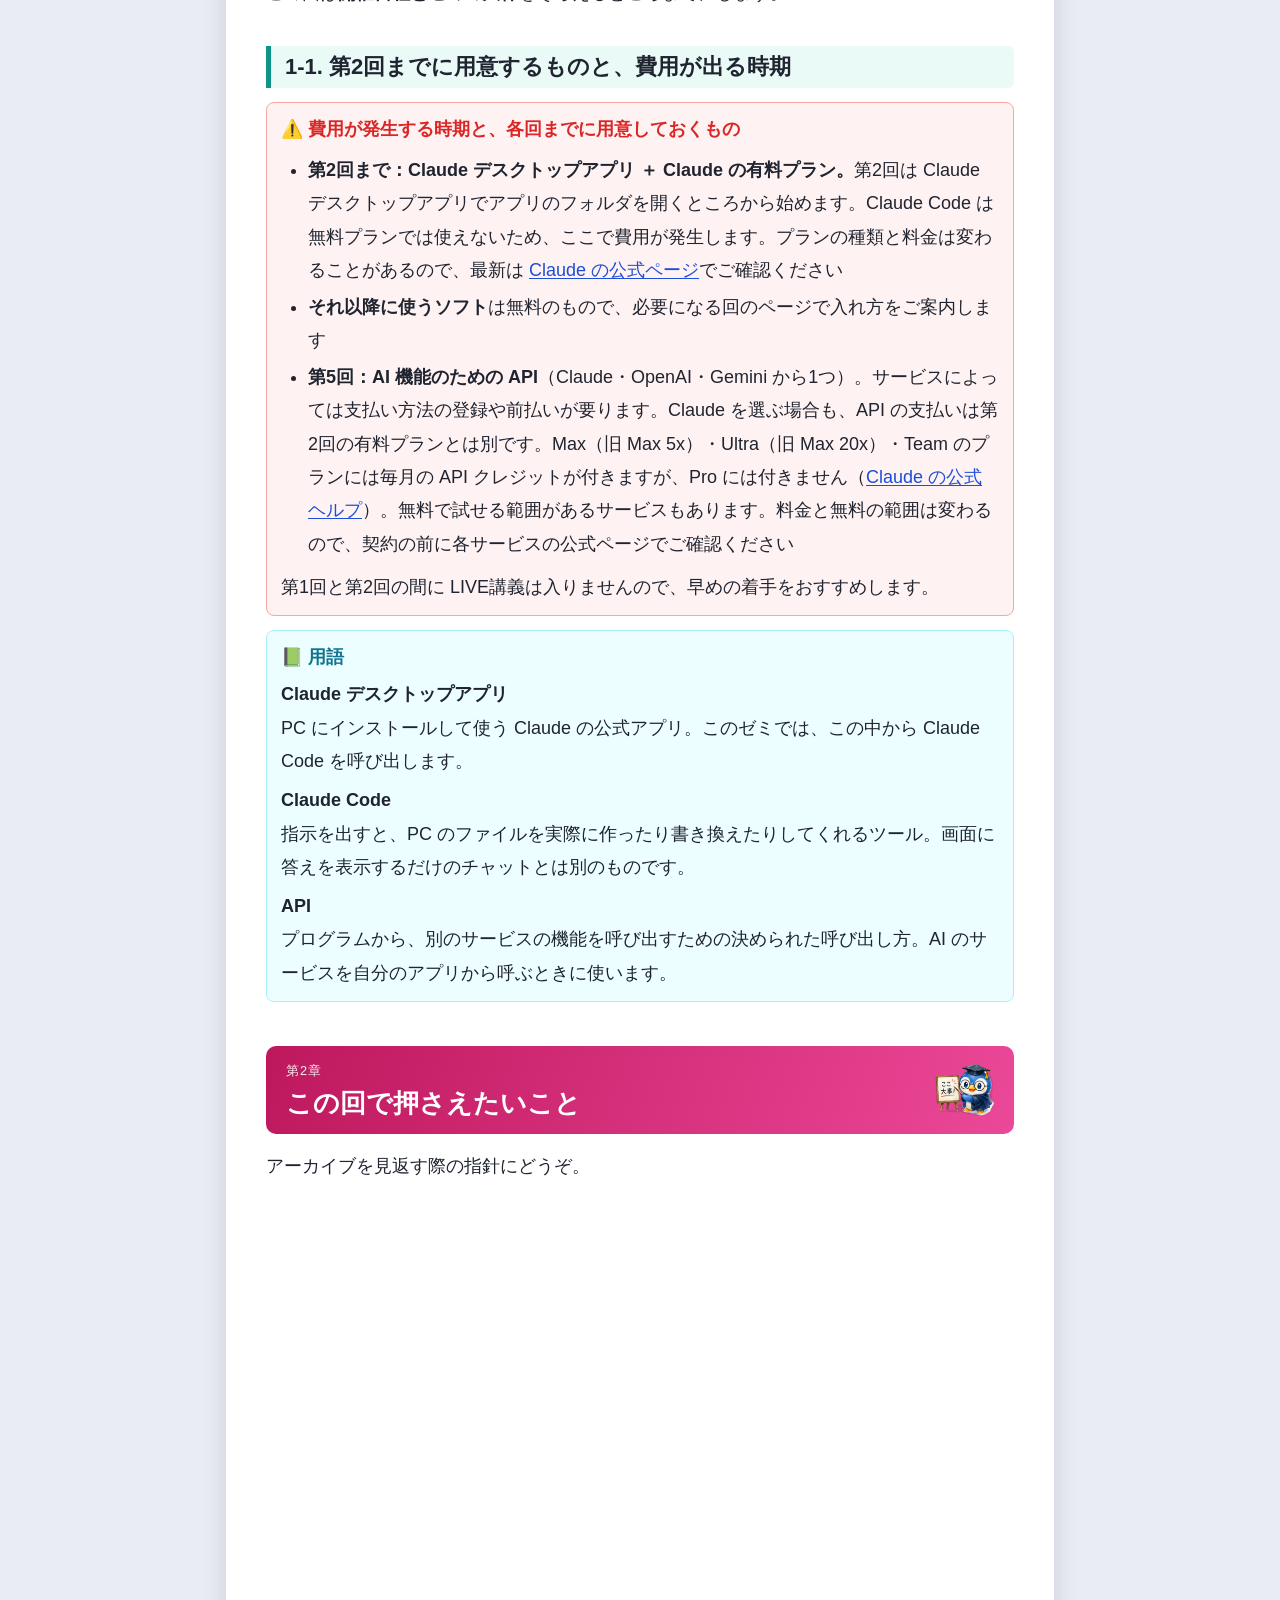
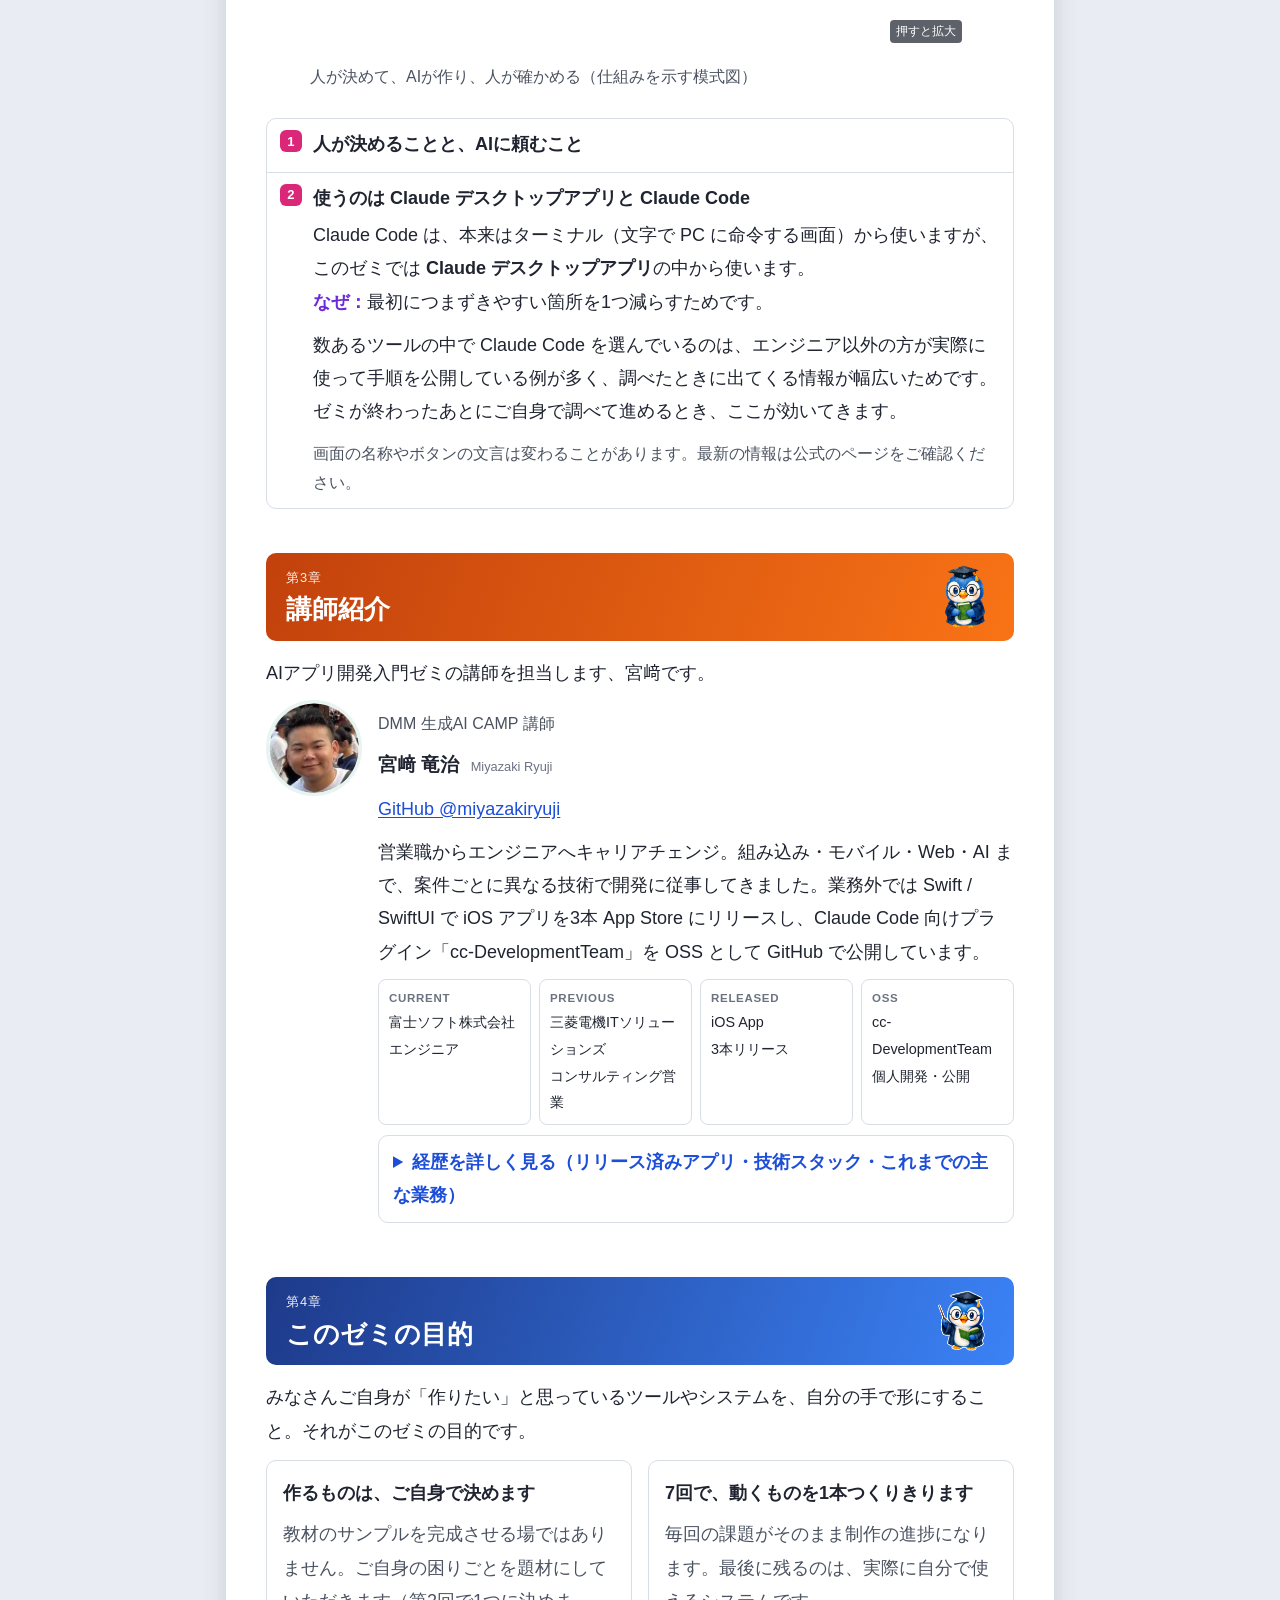
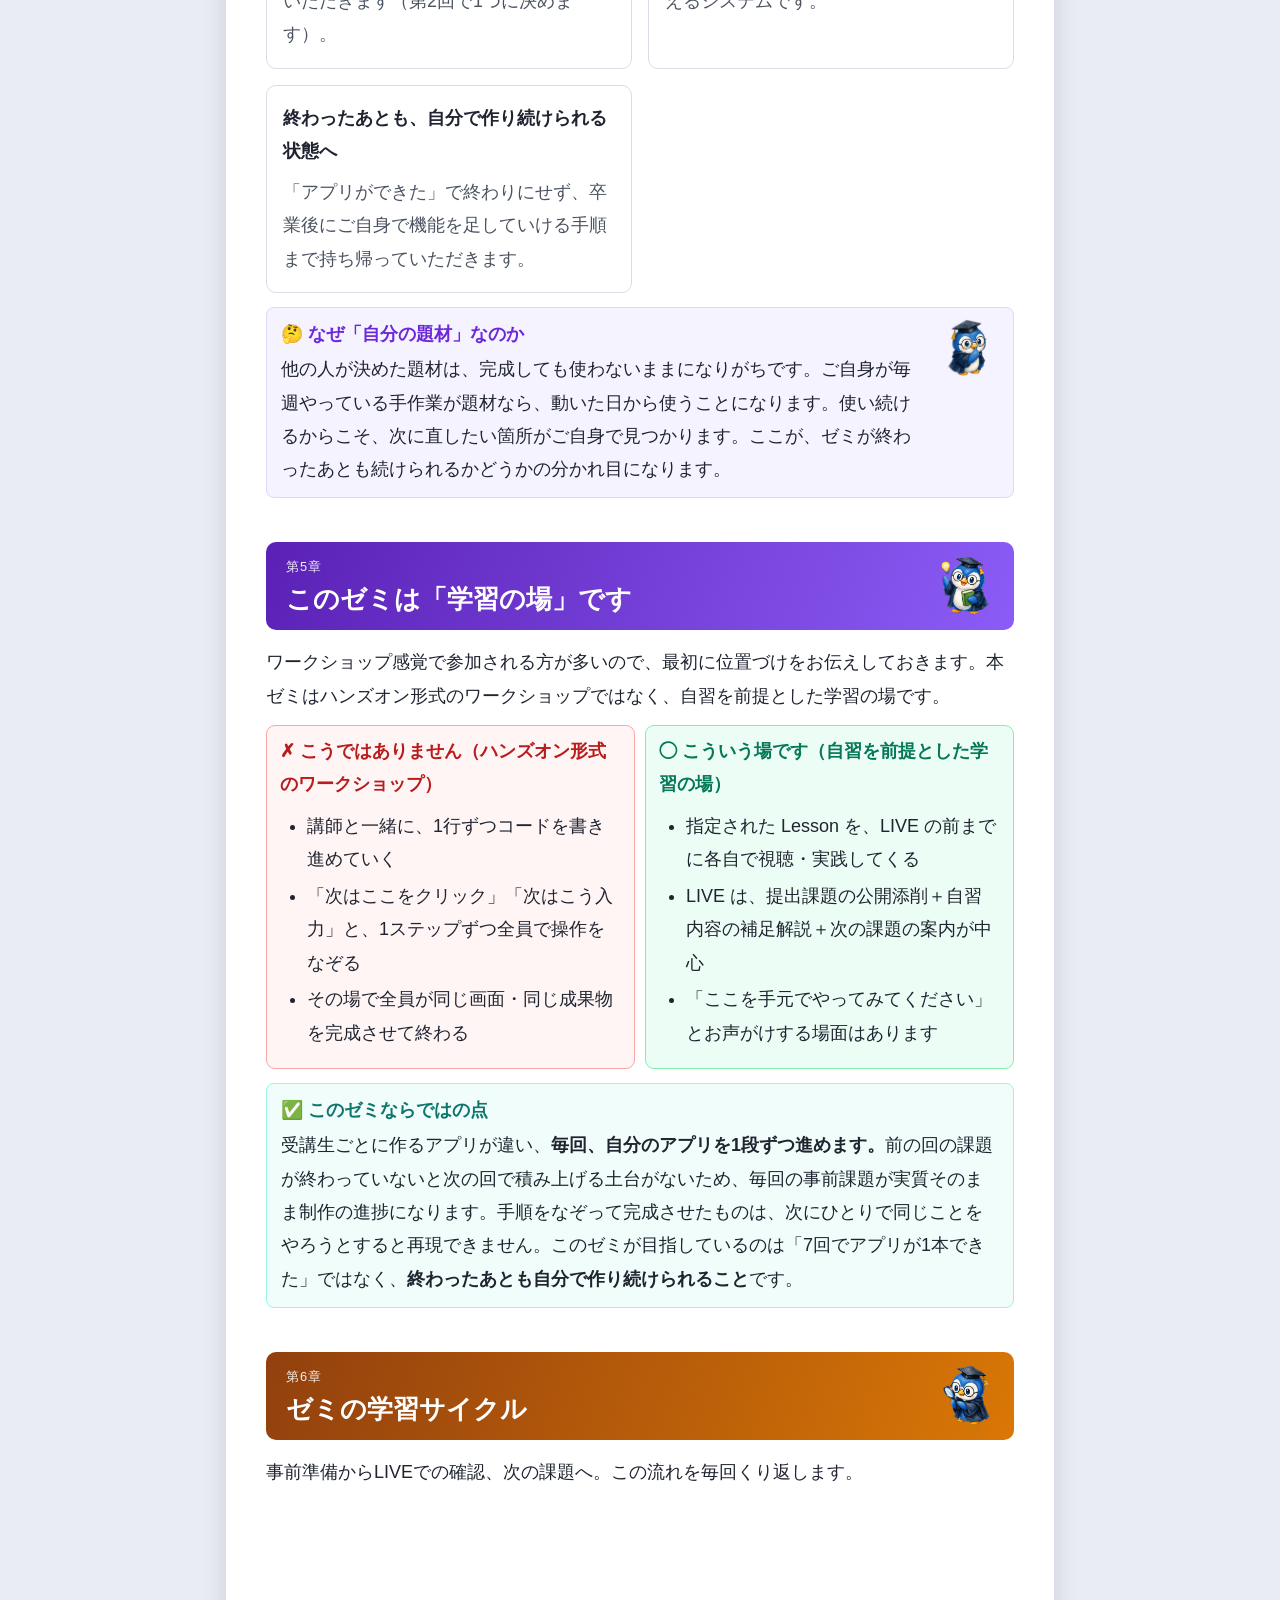
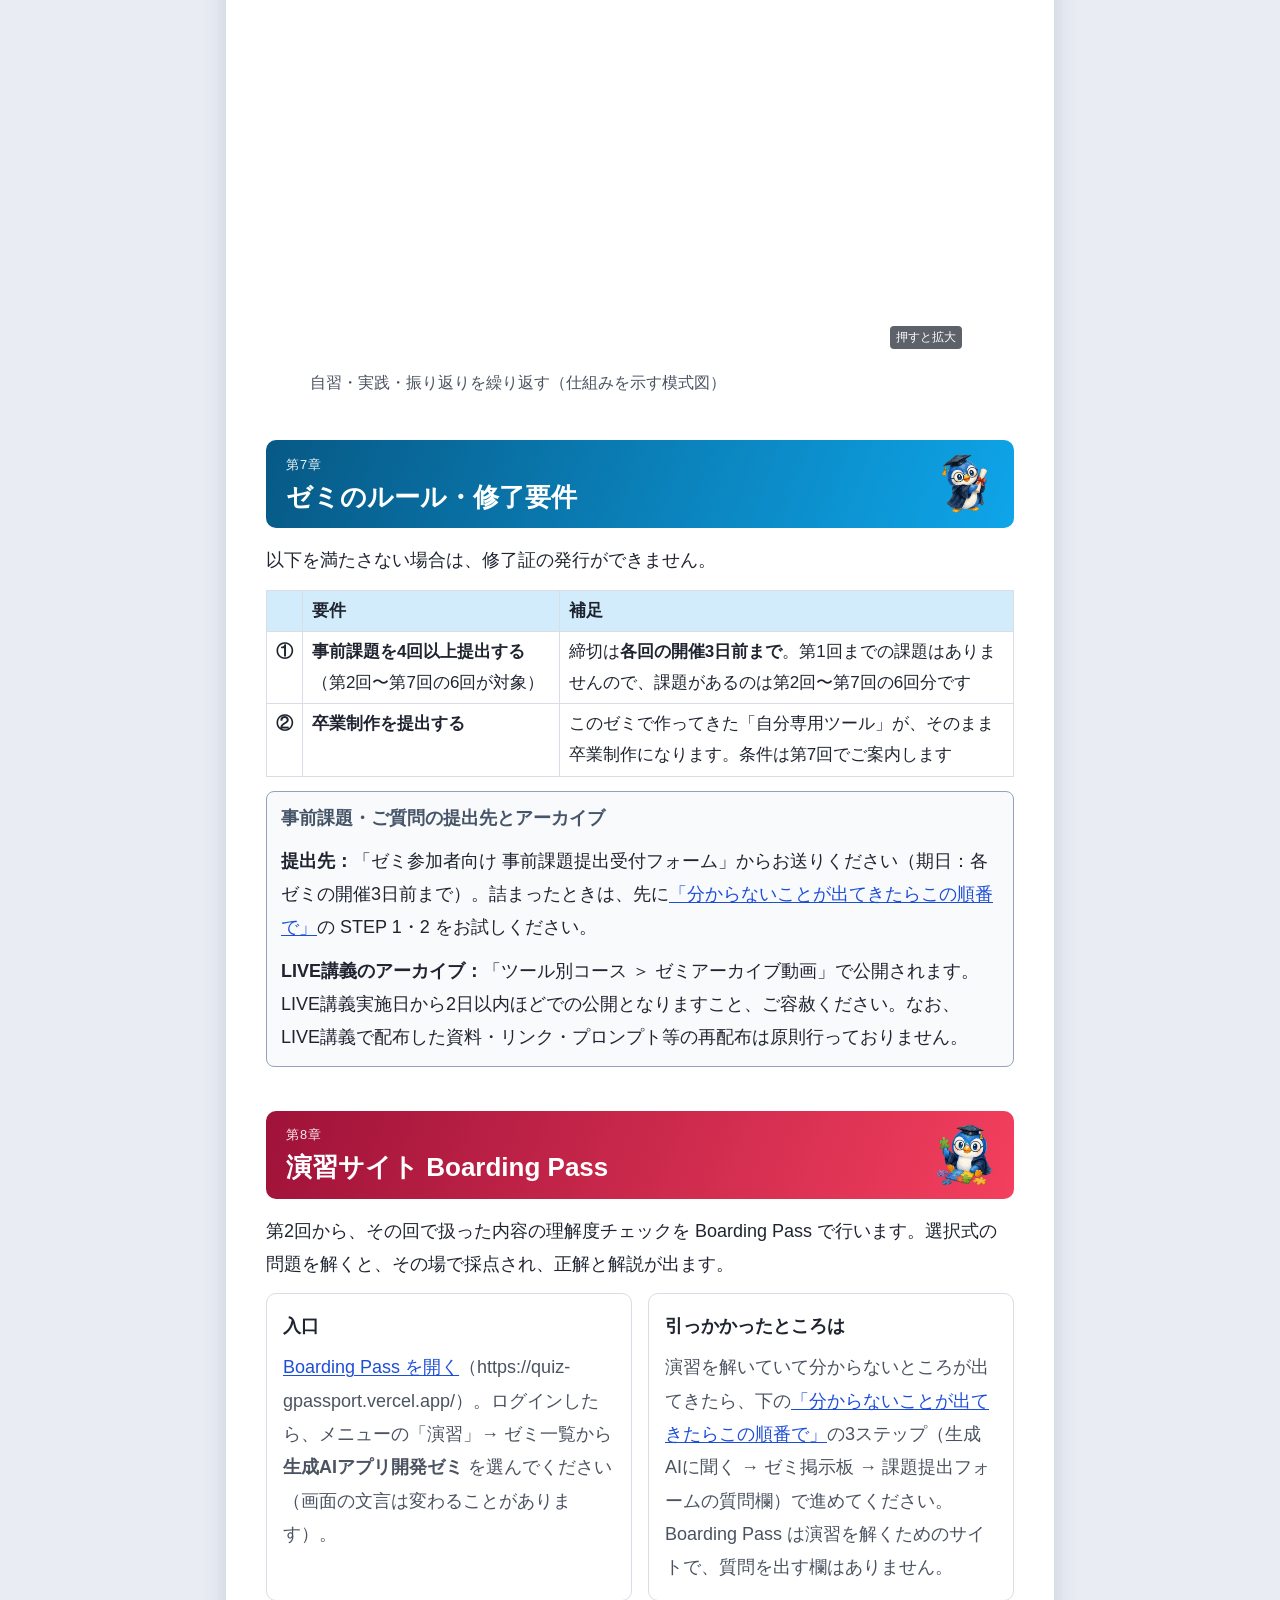
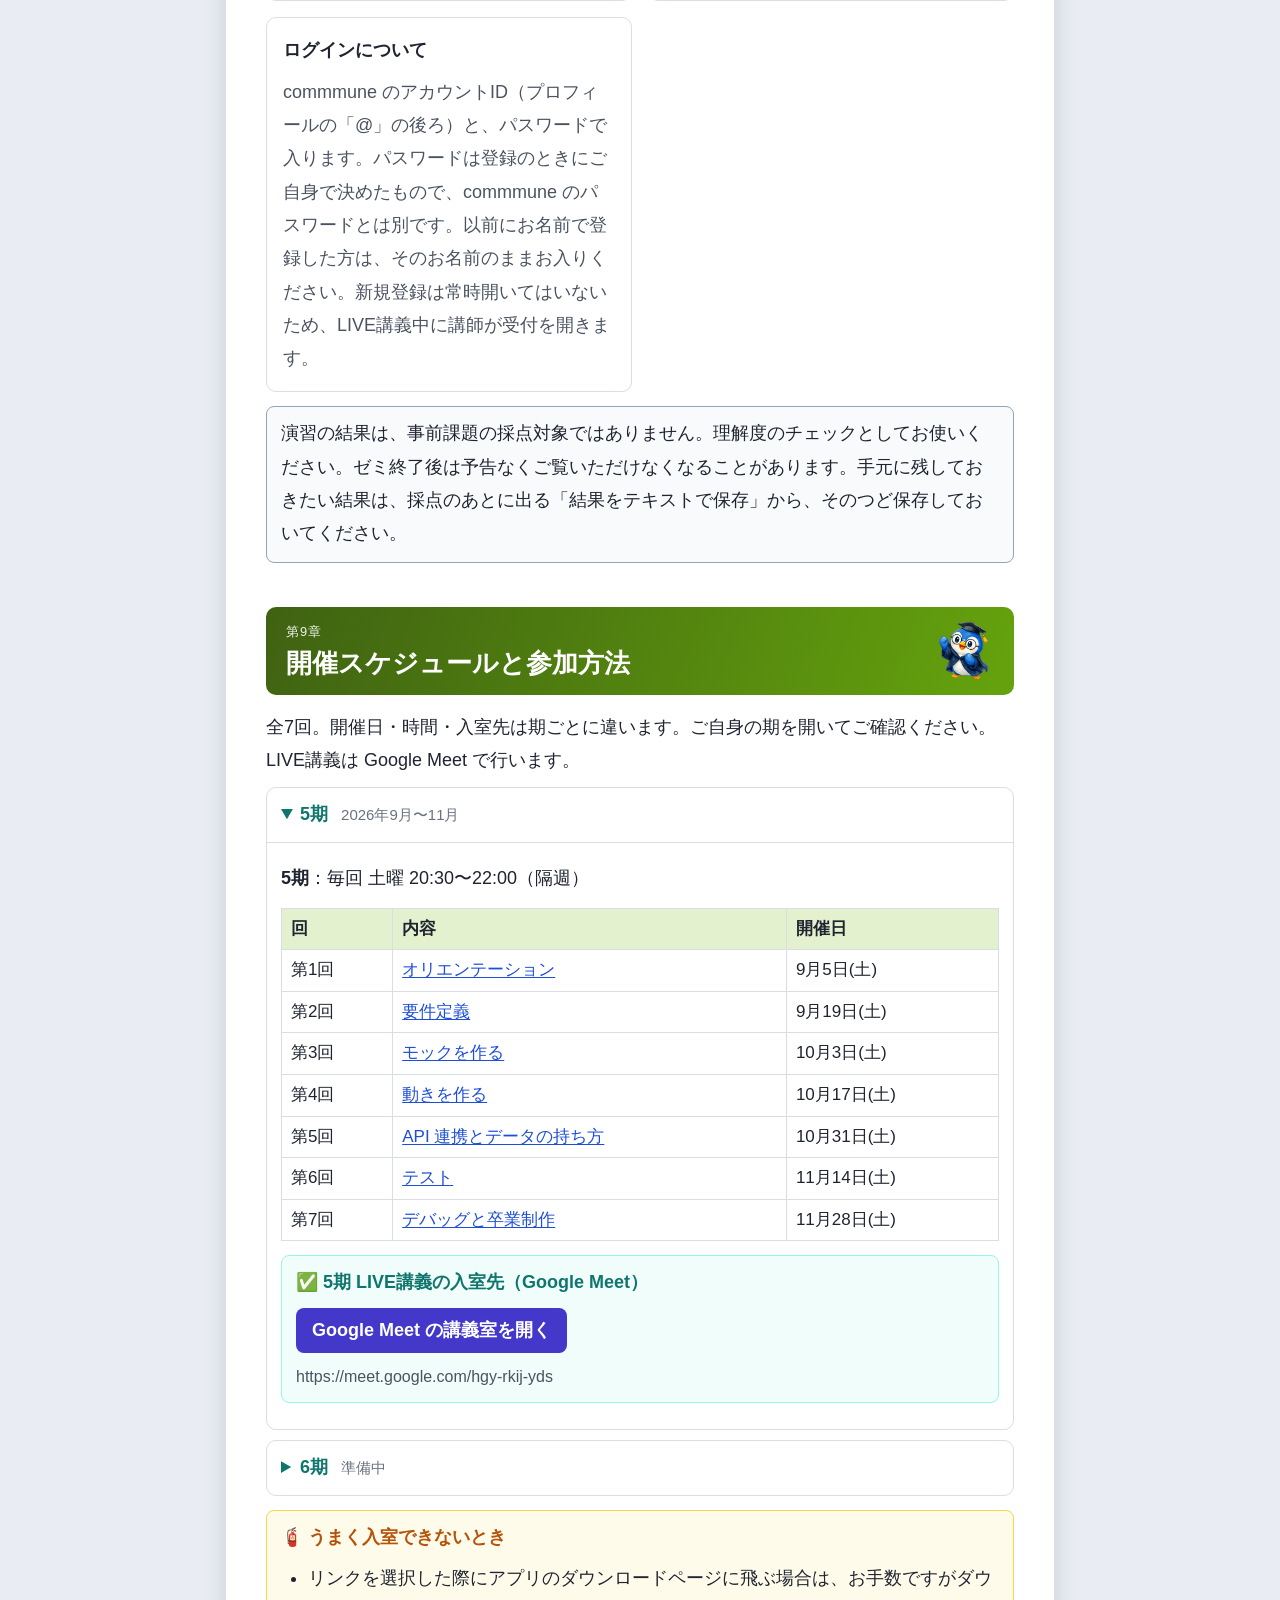
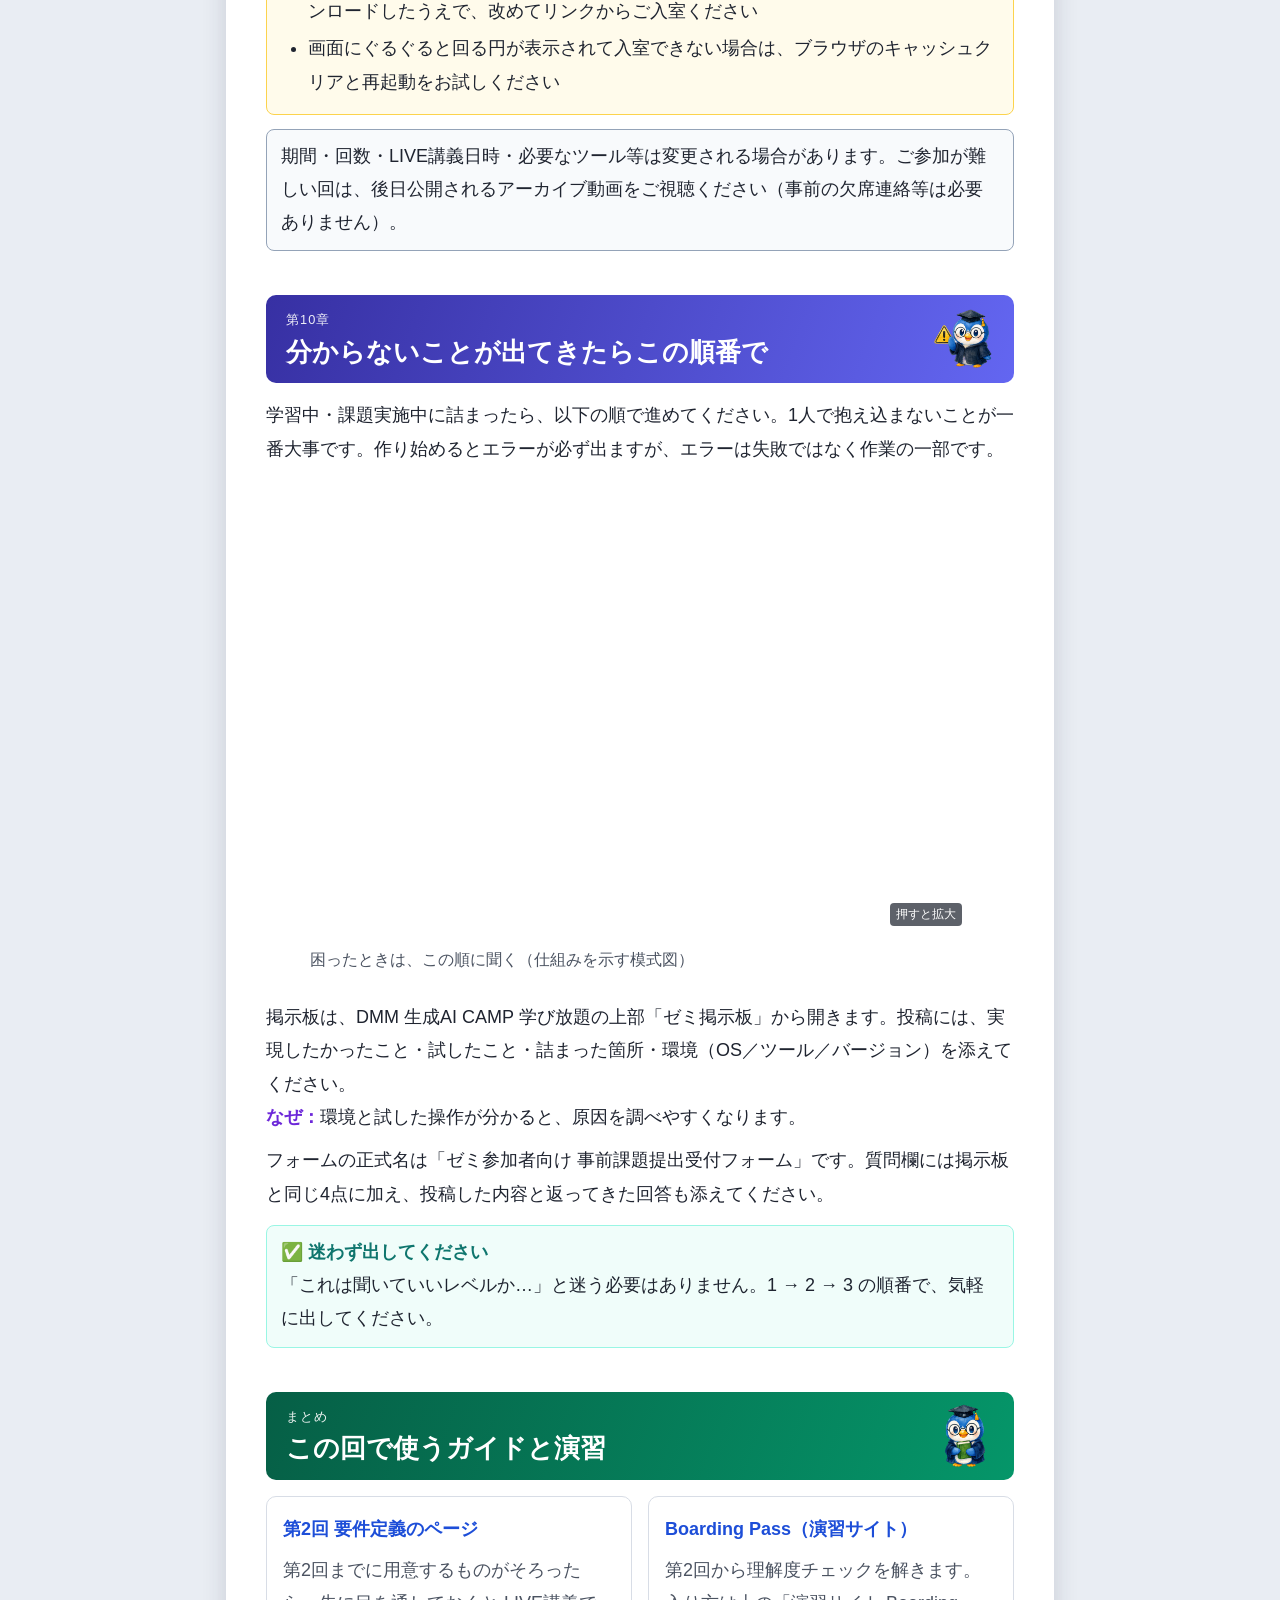
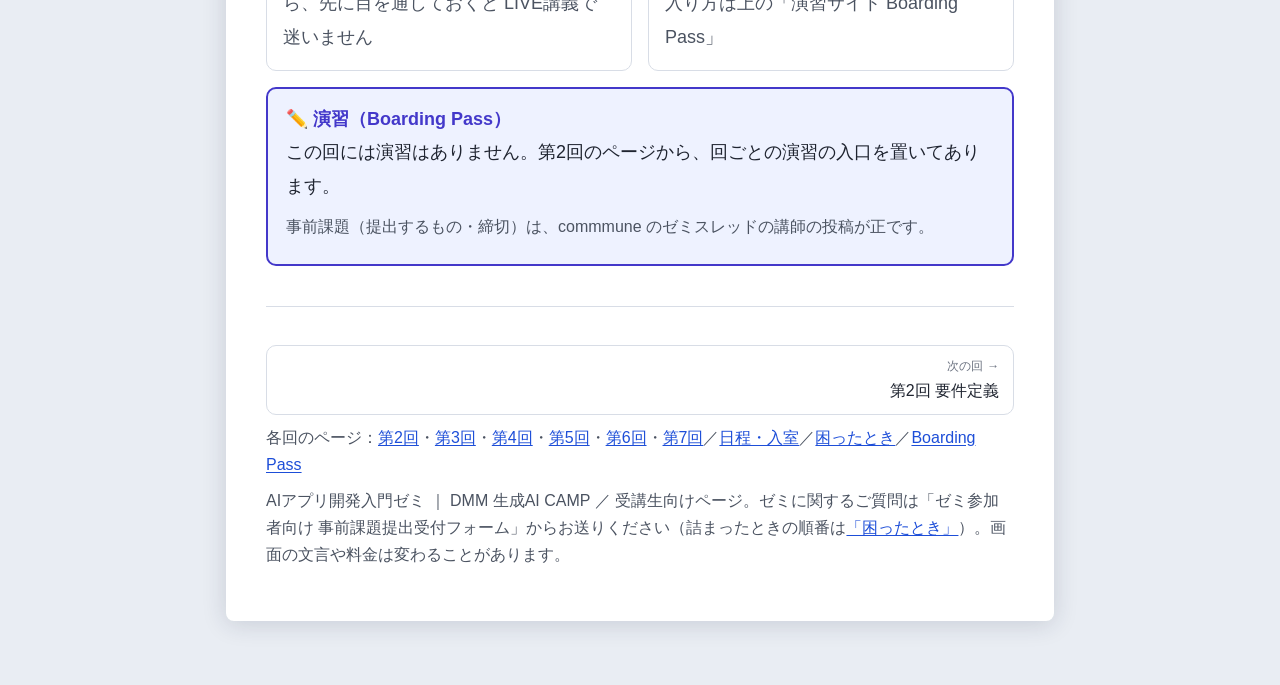
<file: lessons/lesson01/index.html>
<!DOCTYPE html>
<html lang="ja">
<head>
<meta charset="UTF-8">
<meta name="viewport" content="width=device-width, initial-scale=1">
<title>第1回 オリエンテーション ｜ AIアプリ開発入門ゼミ</title>
<link rel="canonical" href="../../">
<meta http-equiv="refresh" content="0; url=../../">
<link rel="stylesheet" href="../../assets/lesson.css">
</head>
<body>
<div class="page">
<main class="sheet">
<h2 class="legacy-h">第1回 オリエンテーションは Home に移りました</h2>
<p>第1回の内容はゼミ全体のご案内そのものですので、Home のページにまとめました。自動で移動します。</p>
<p><a class="btn" href="../../">AIアプリ開発入門ゼミ Home へ</a></p>
</main>
</div>
</body>
</html>
</file>
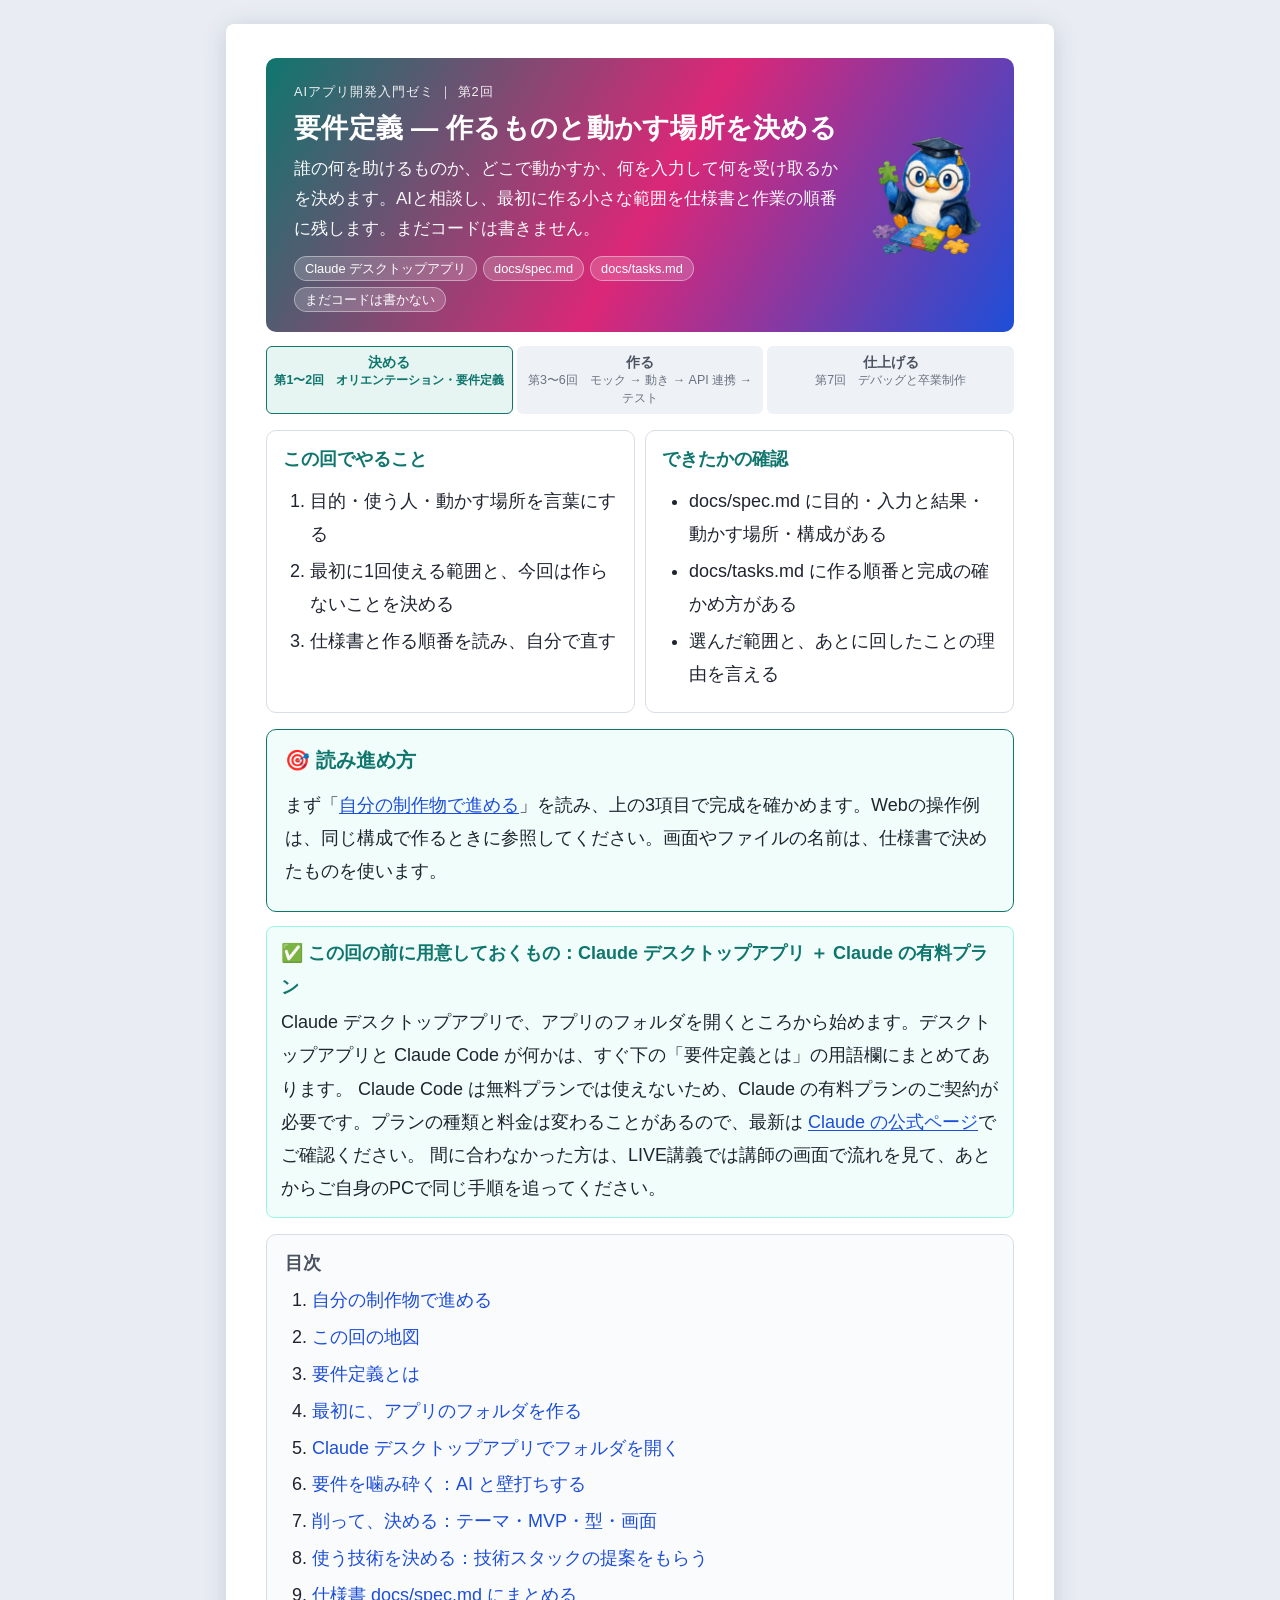
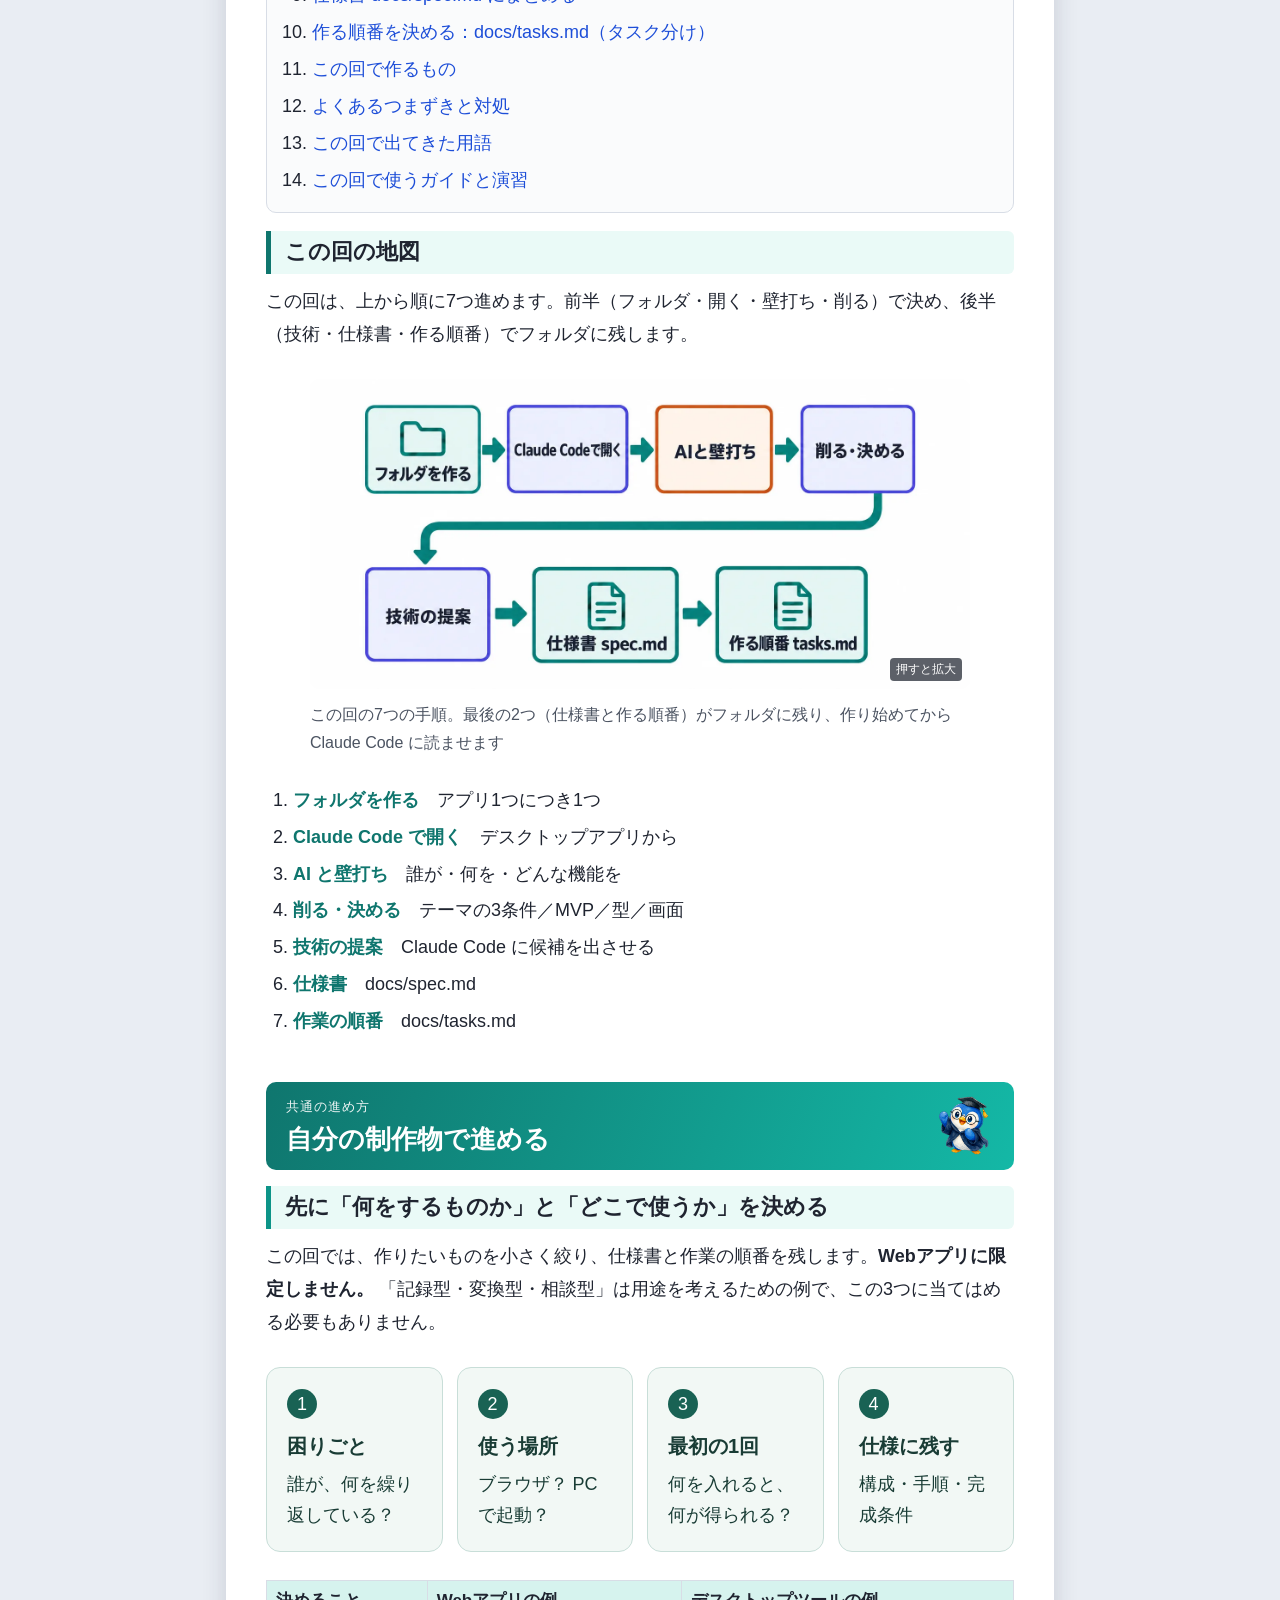
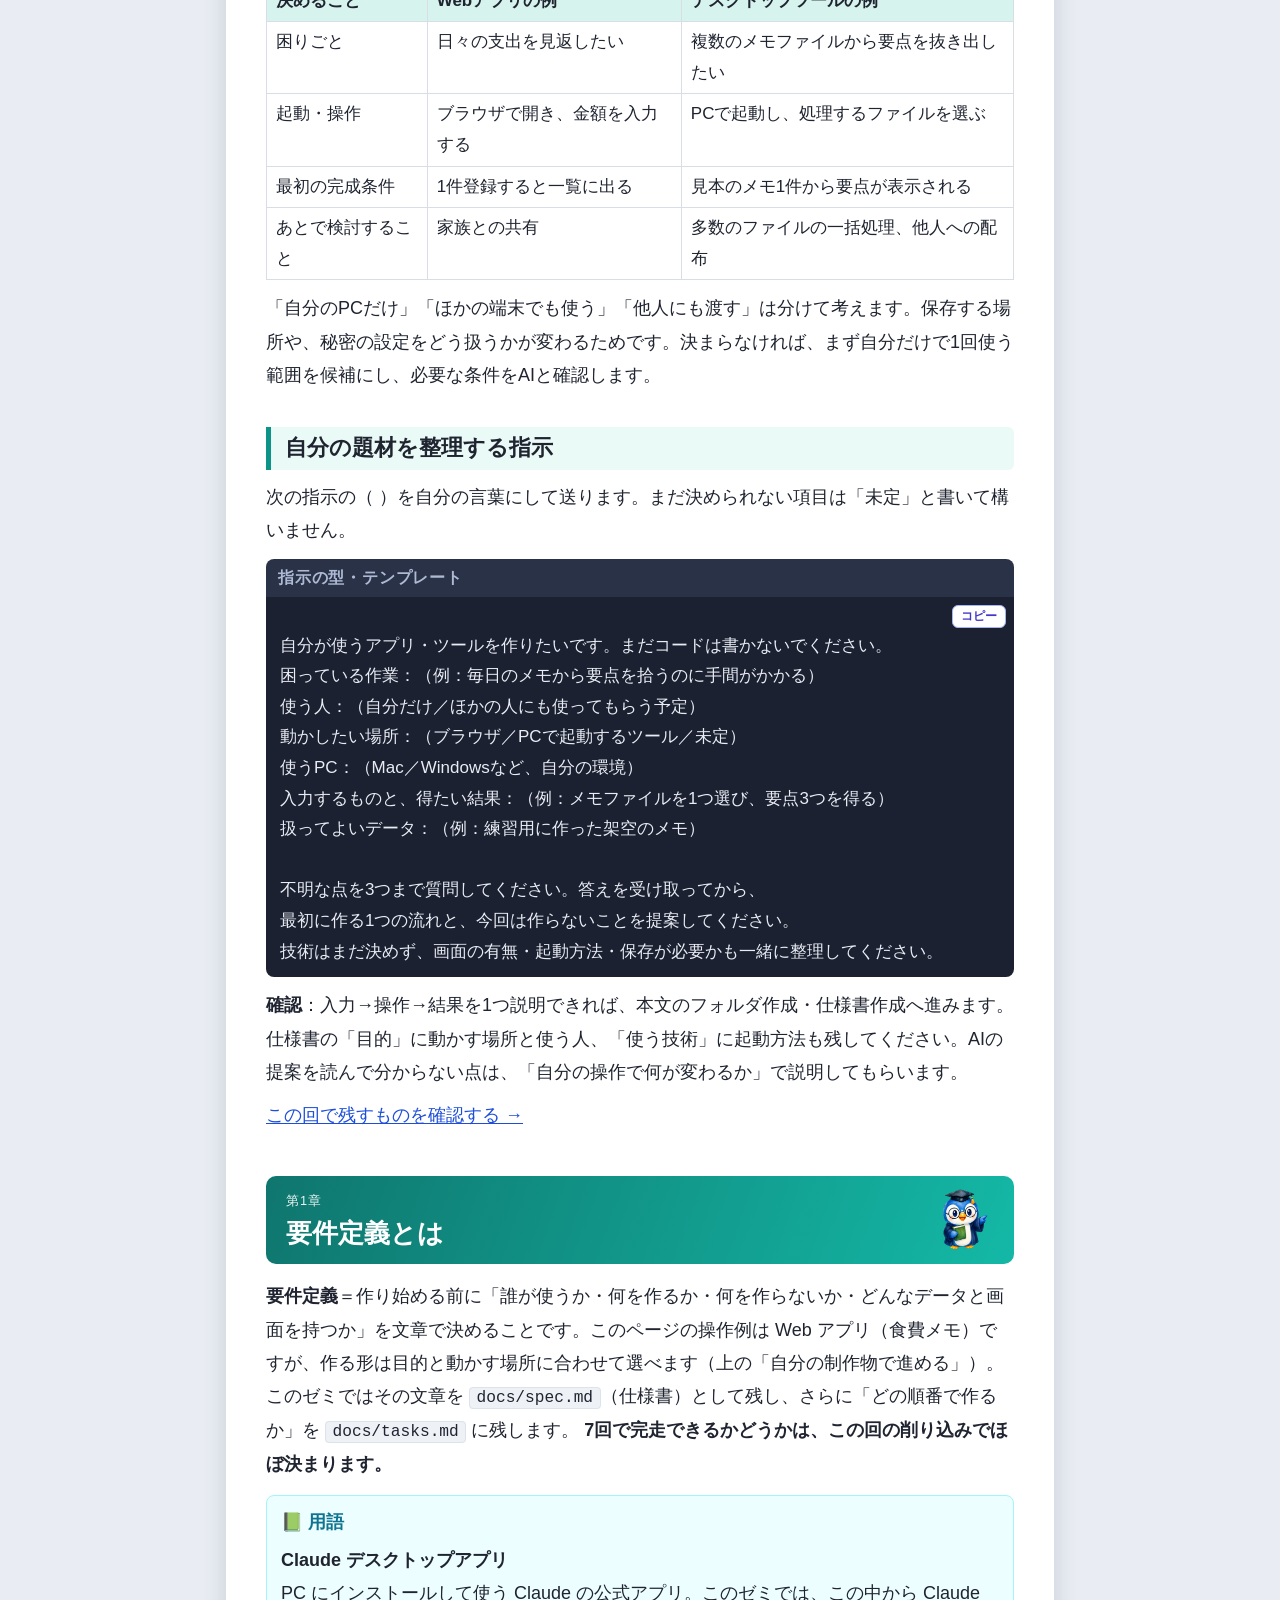
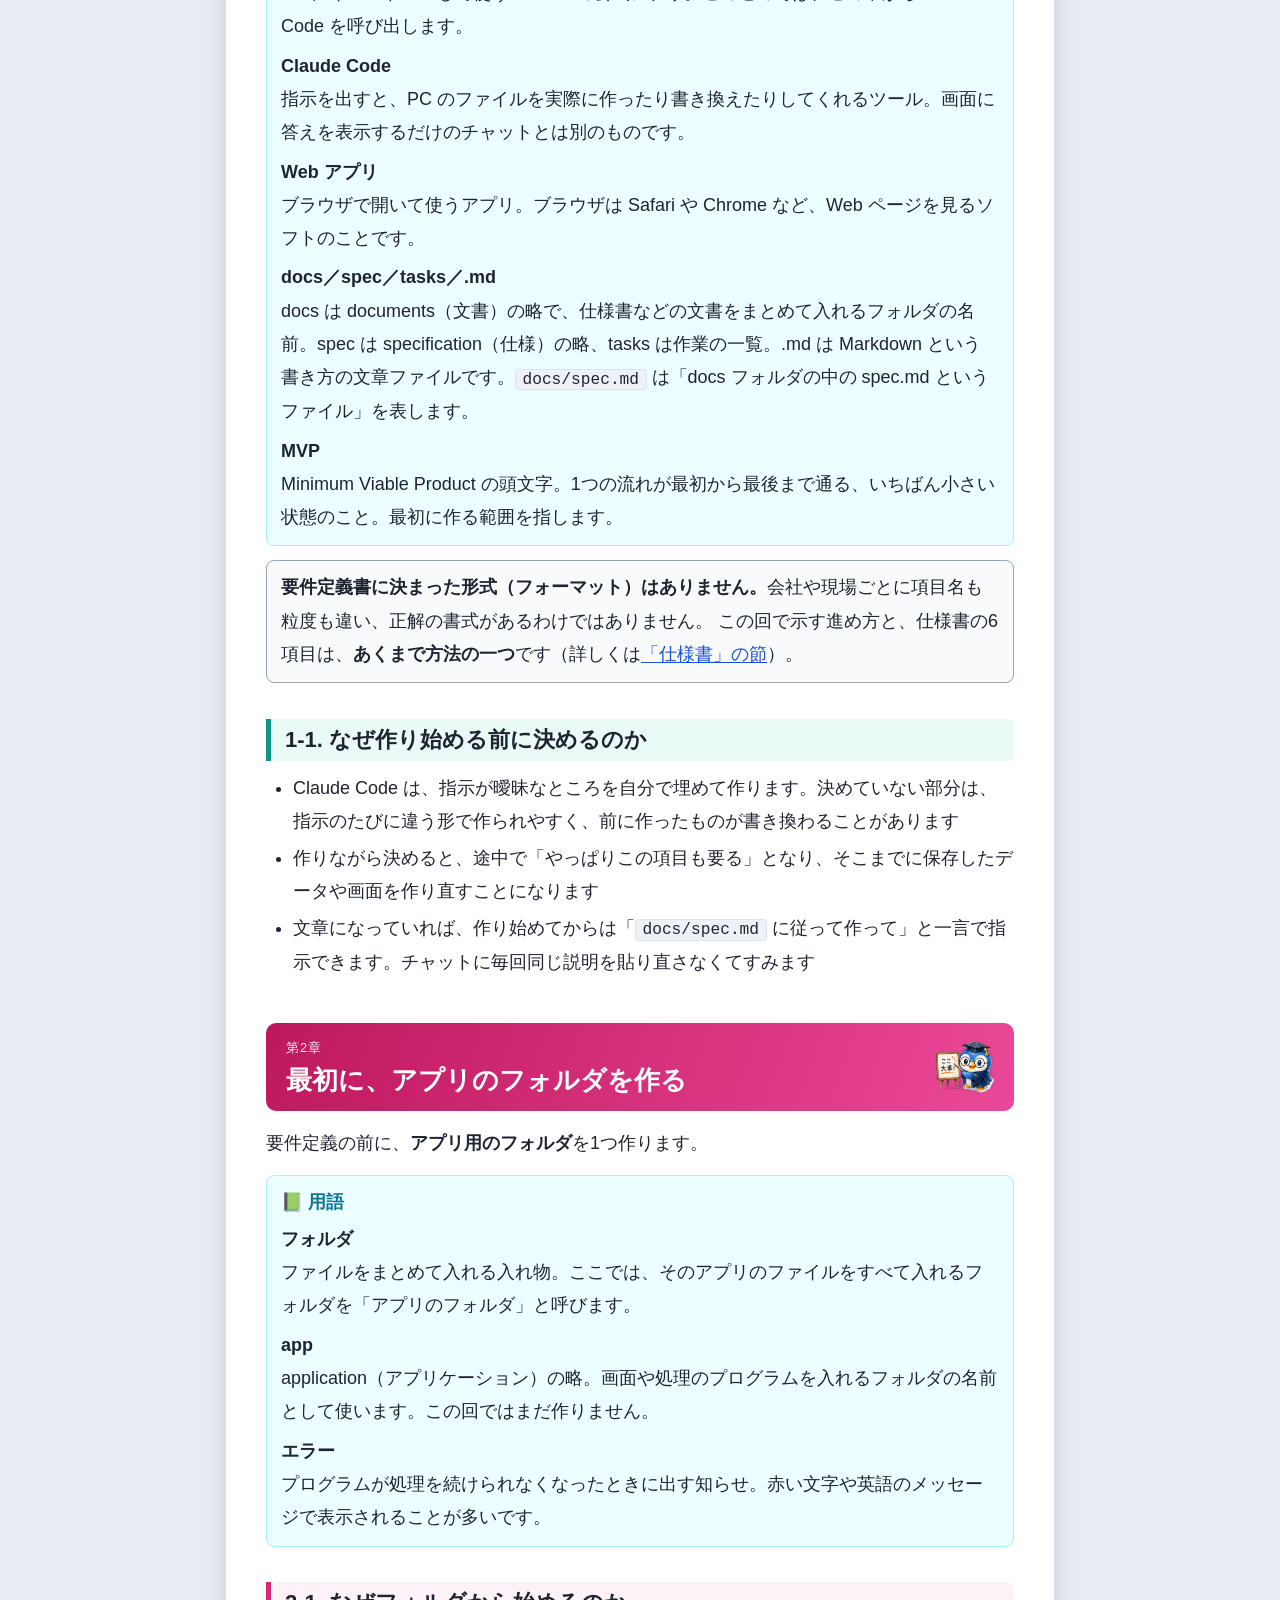
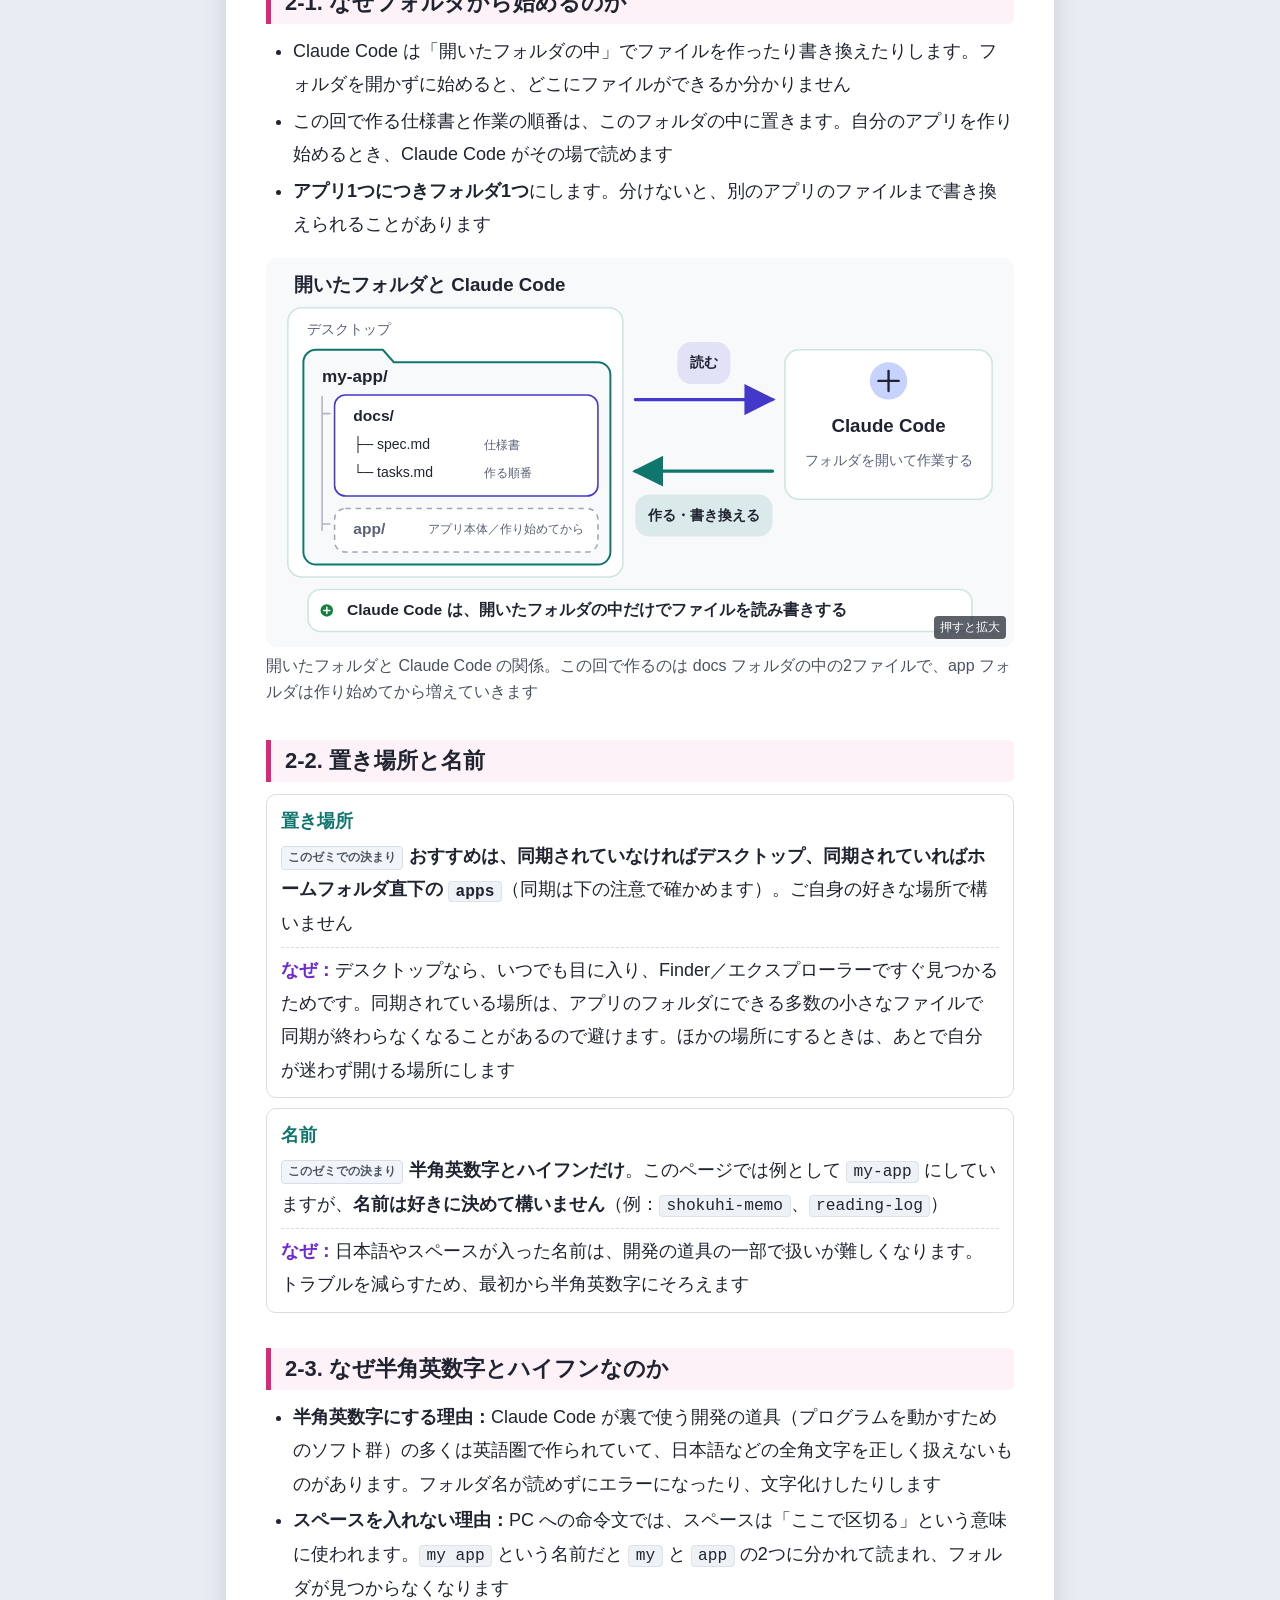
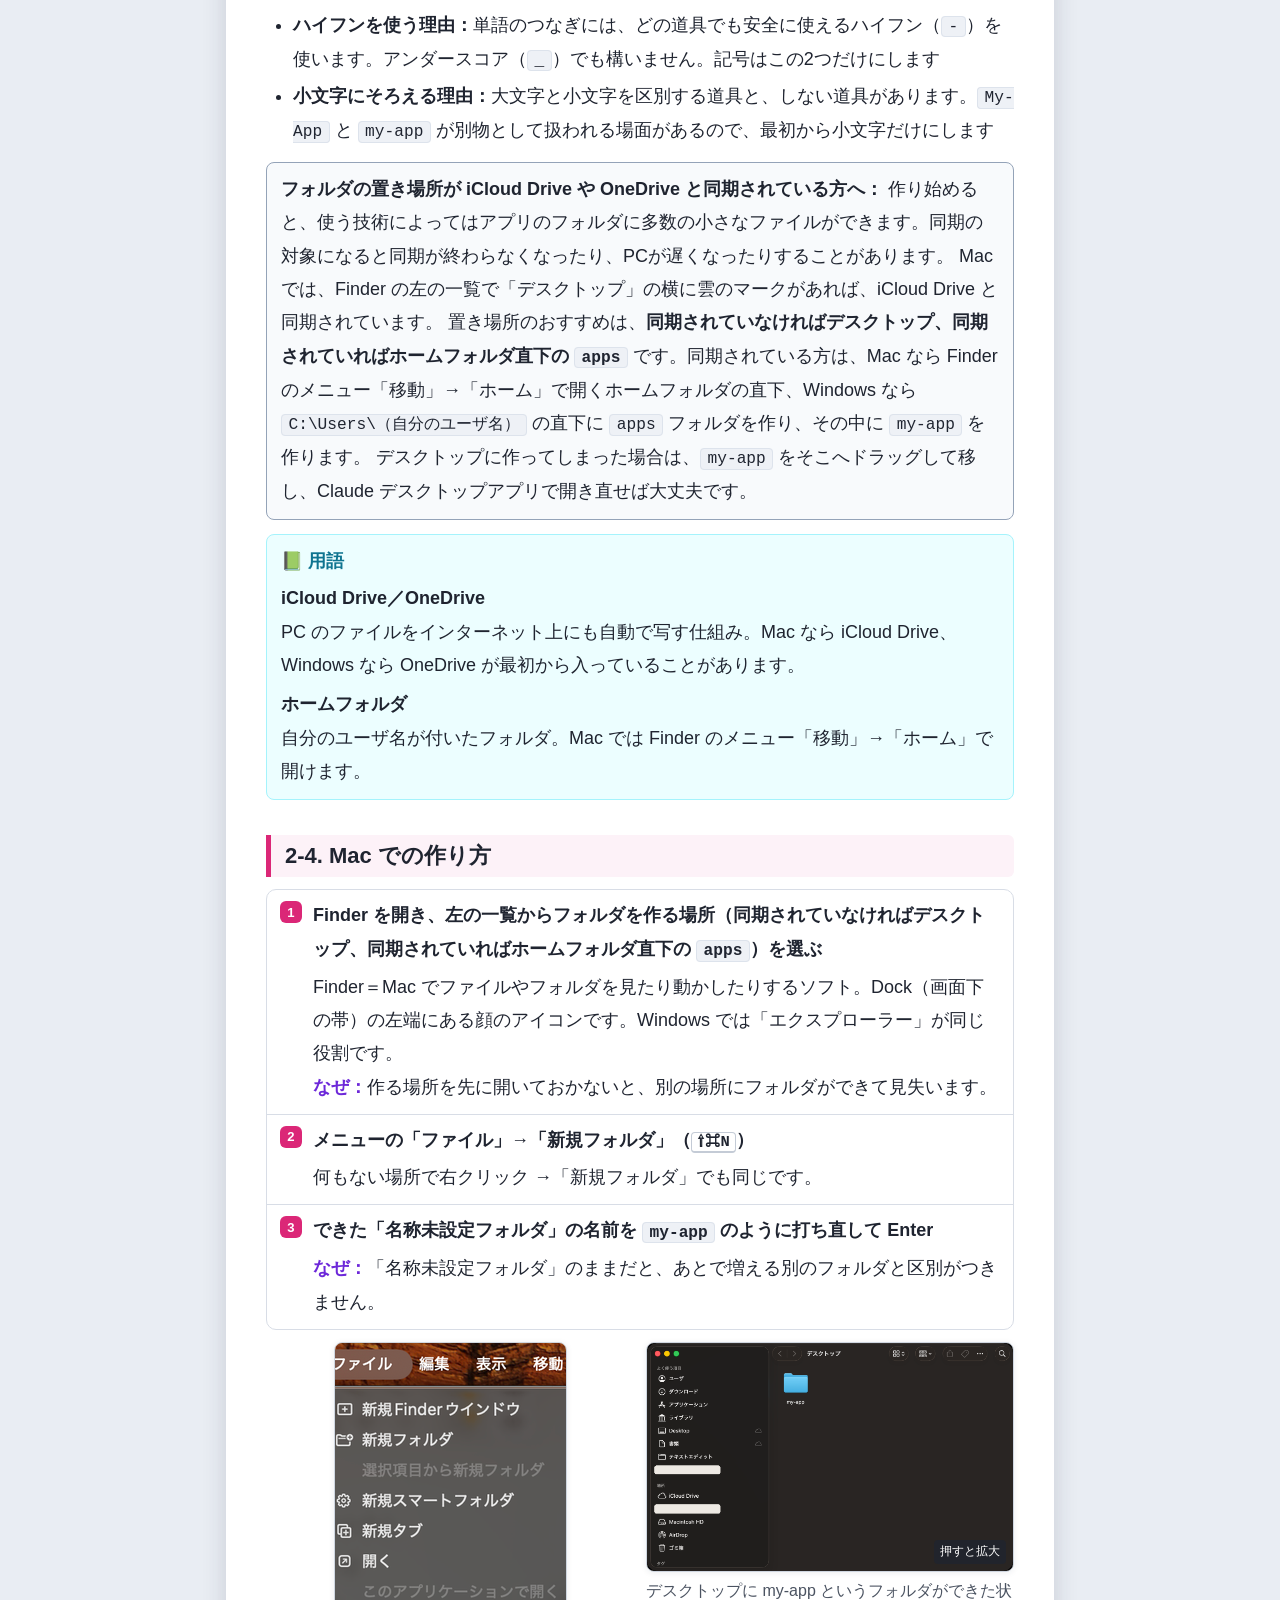
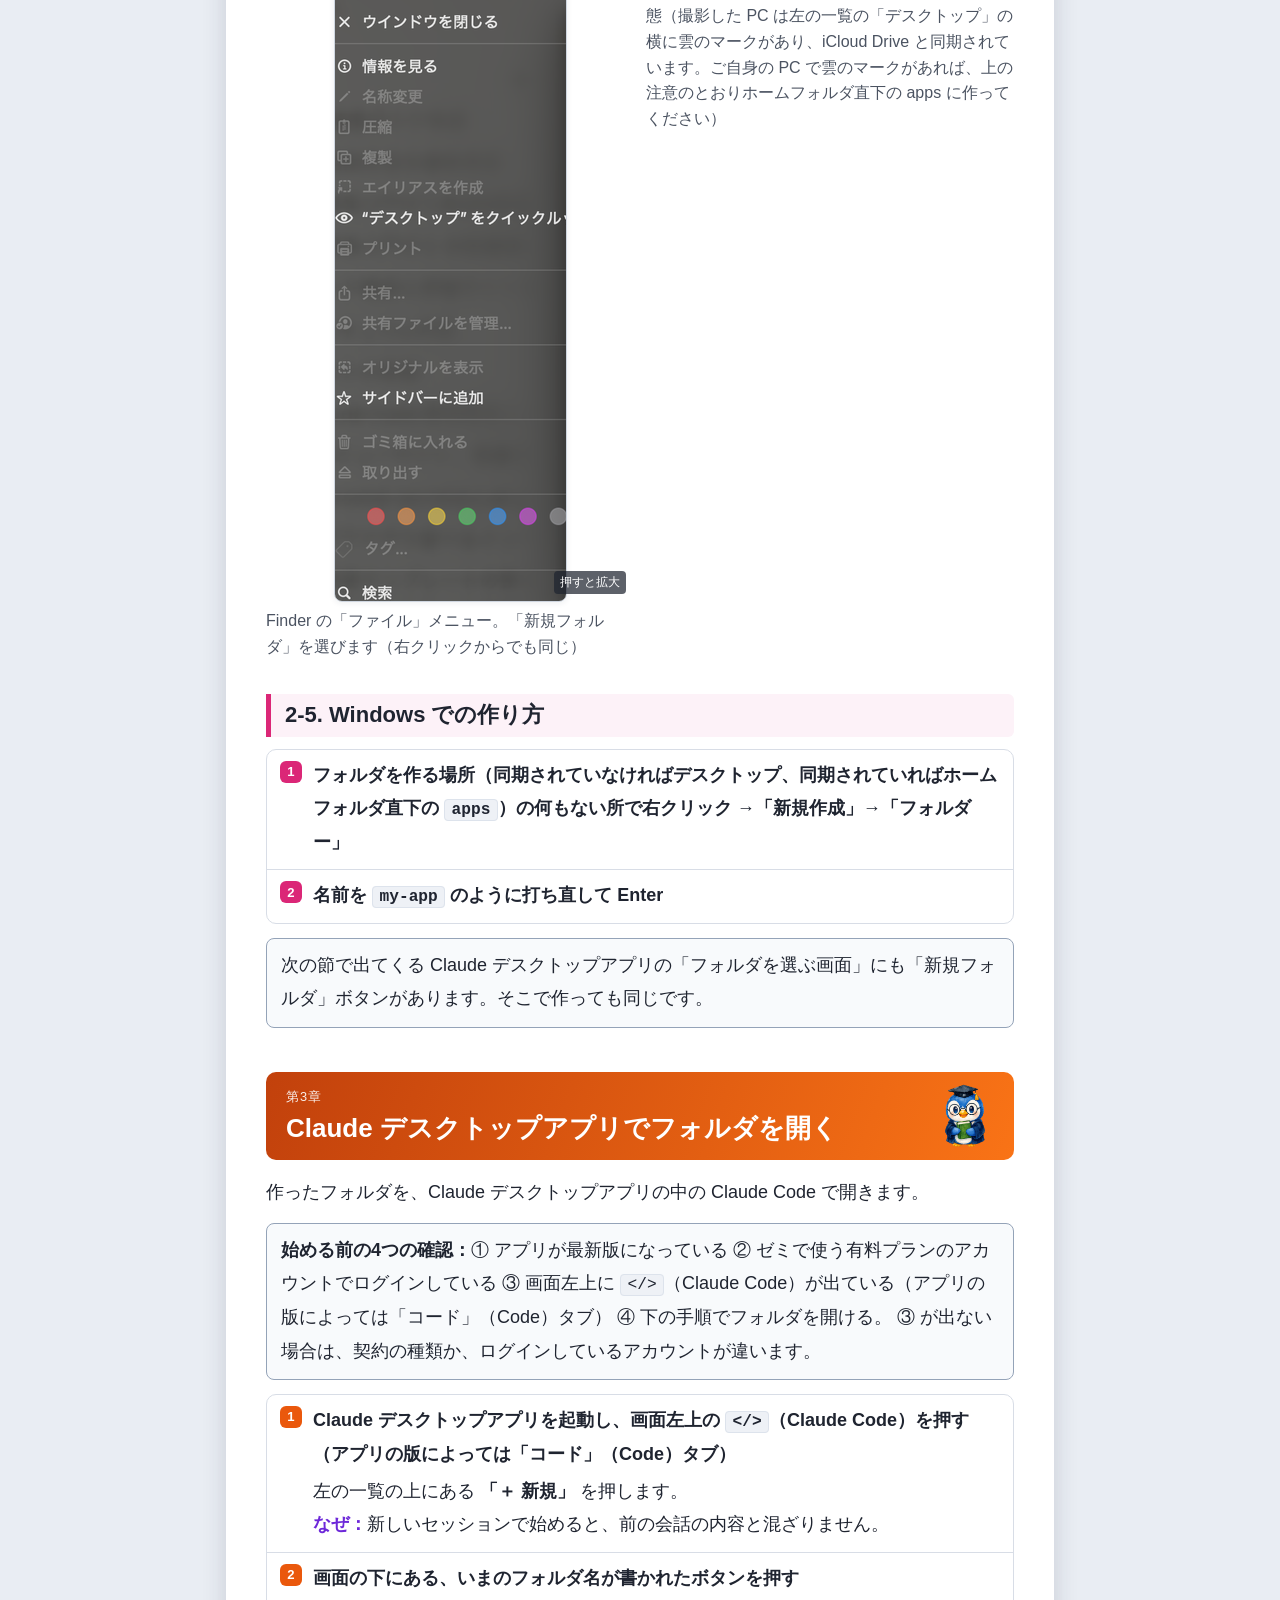
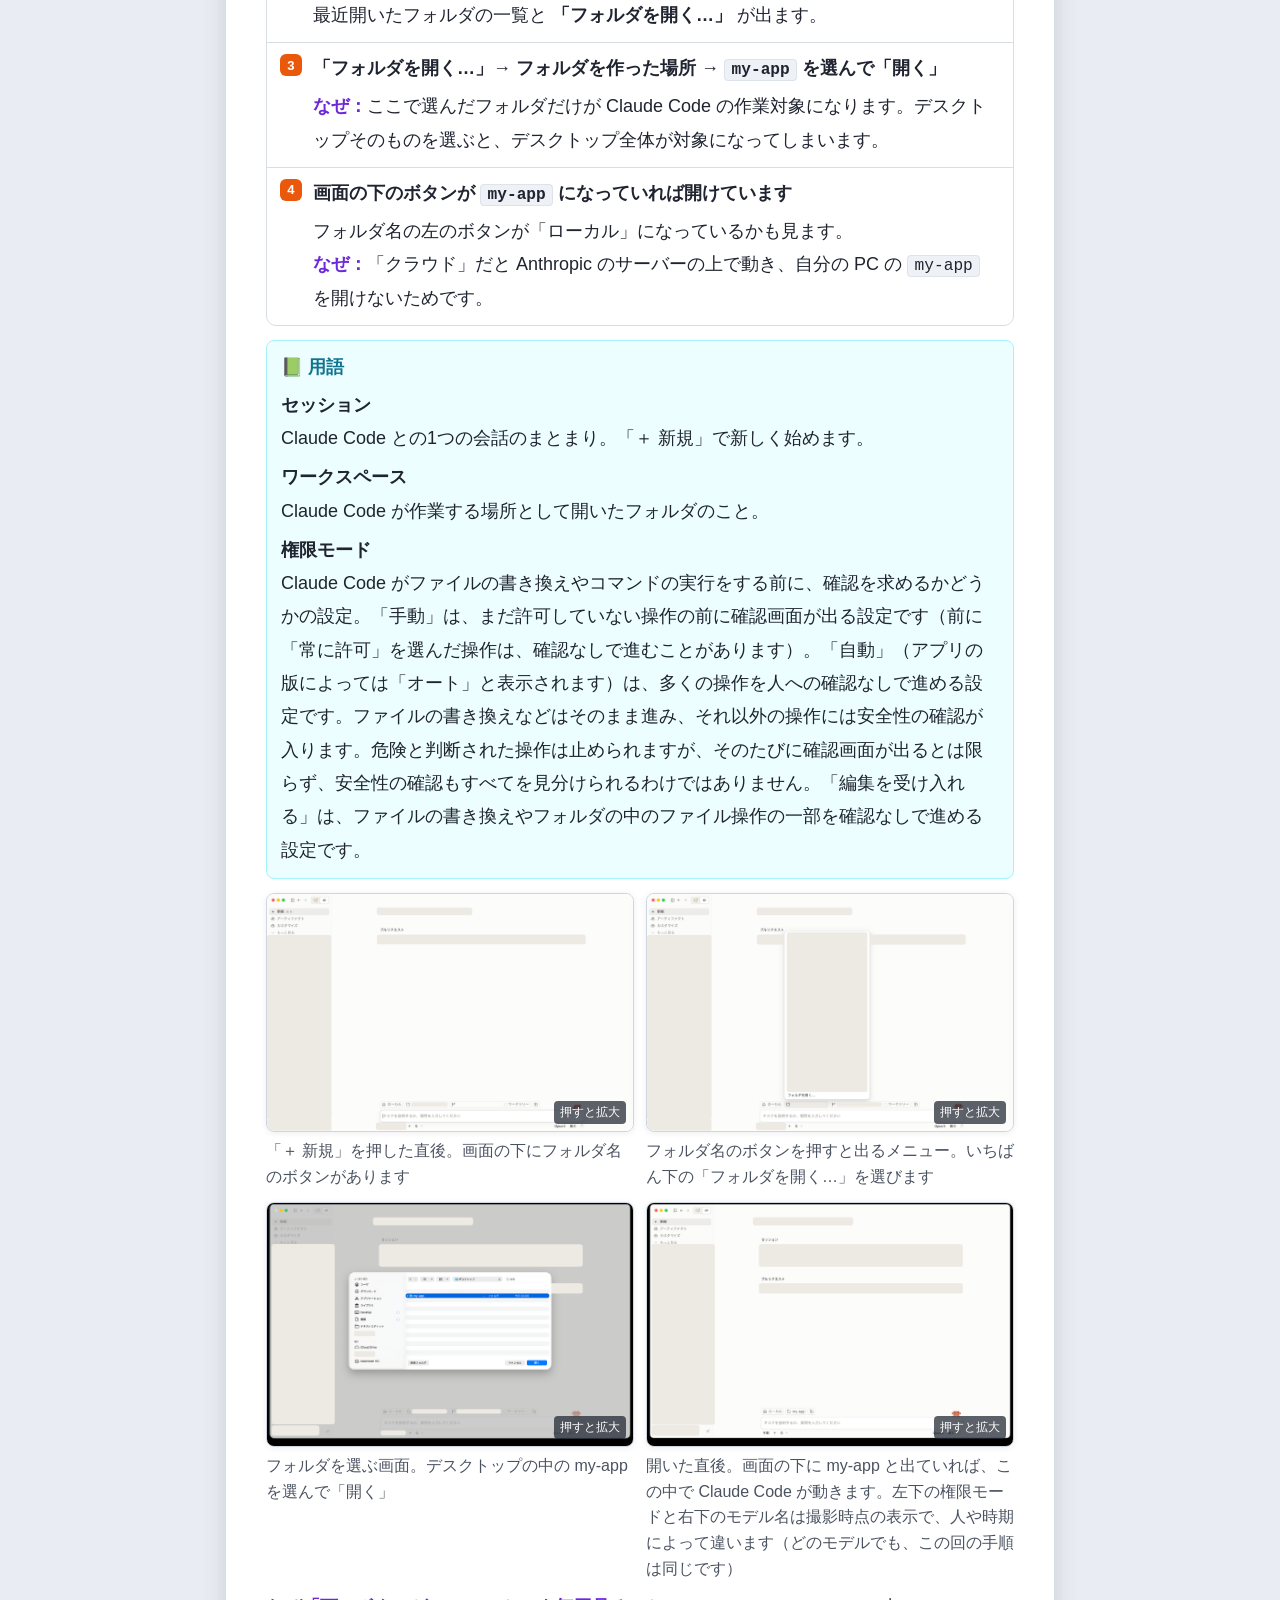
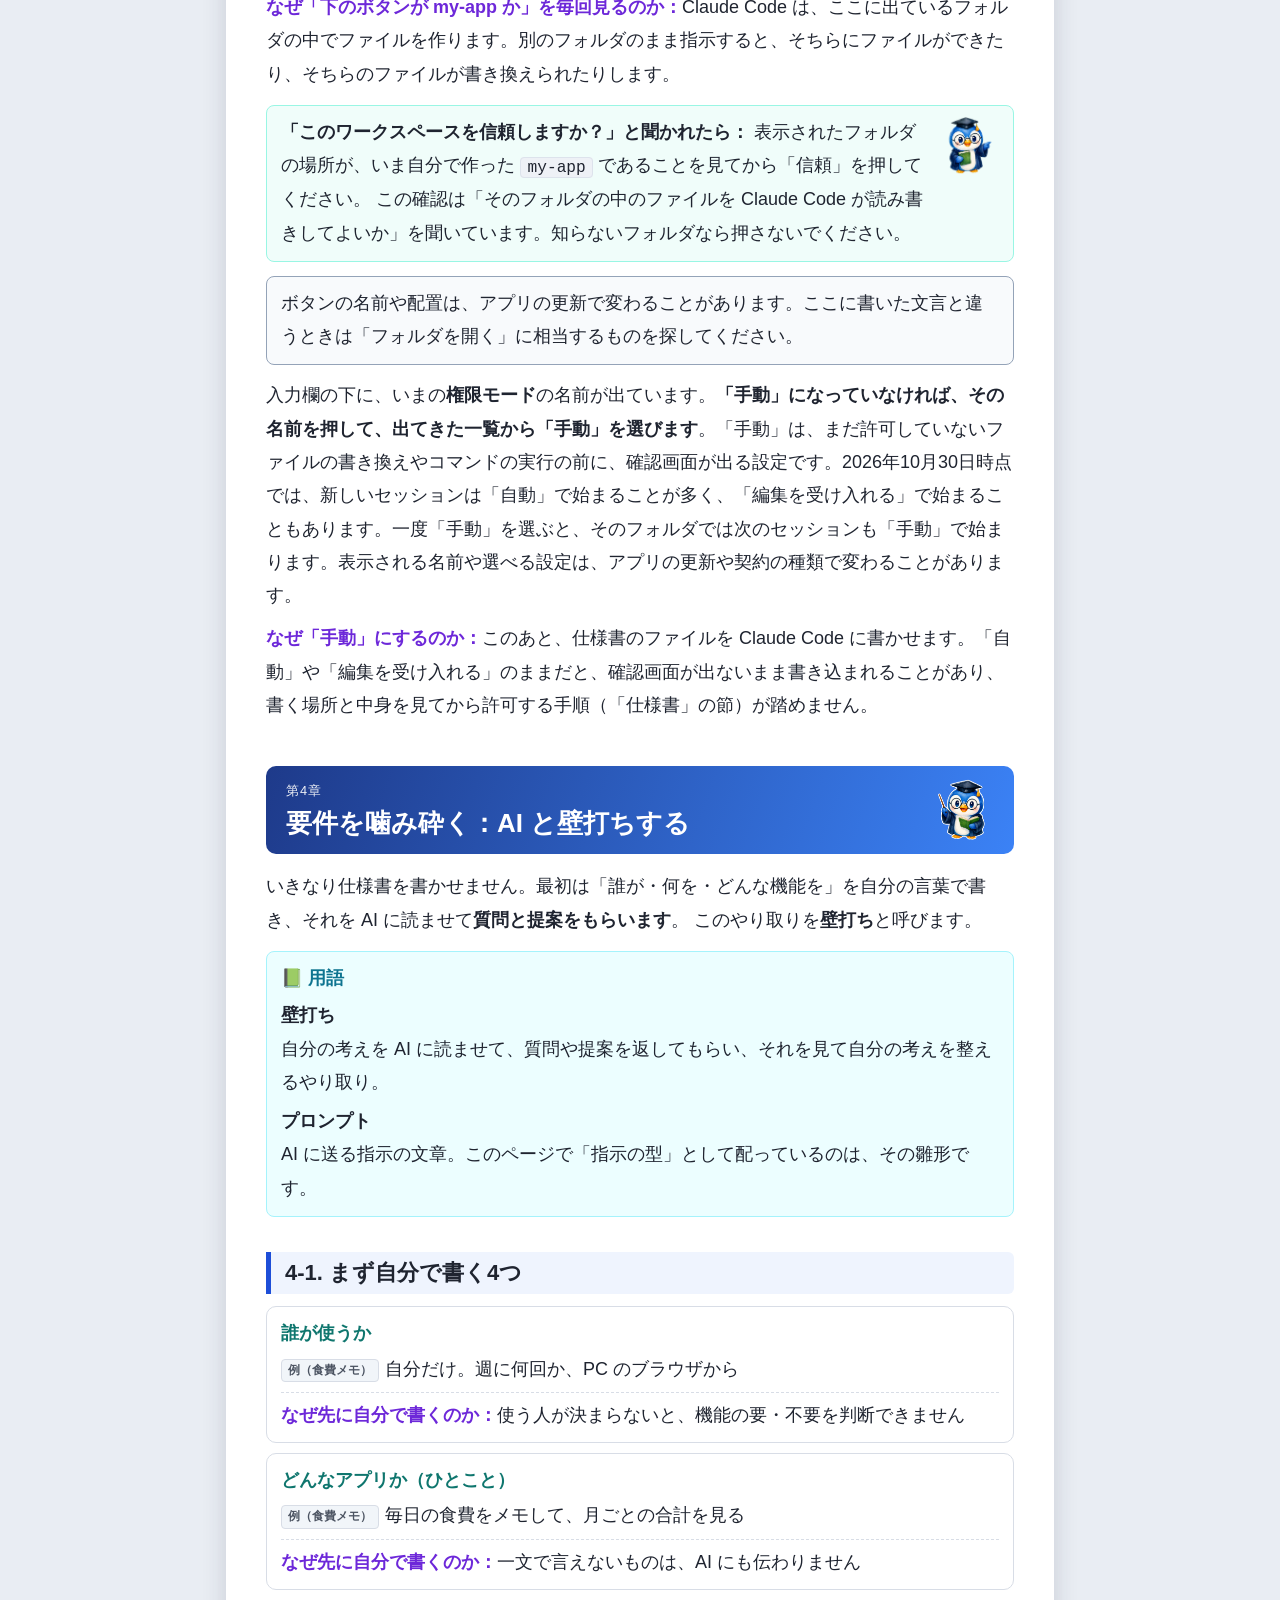
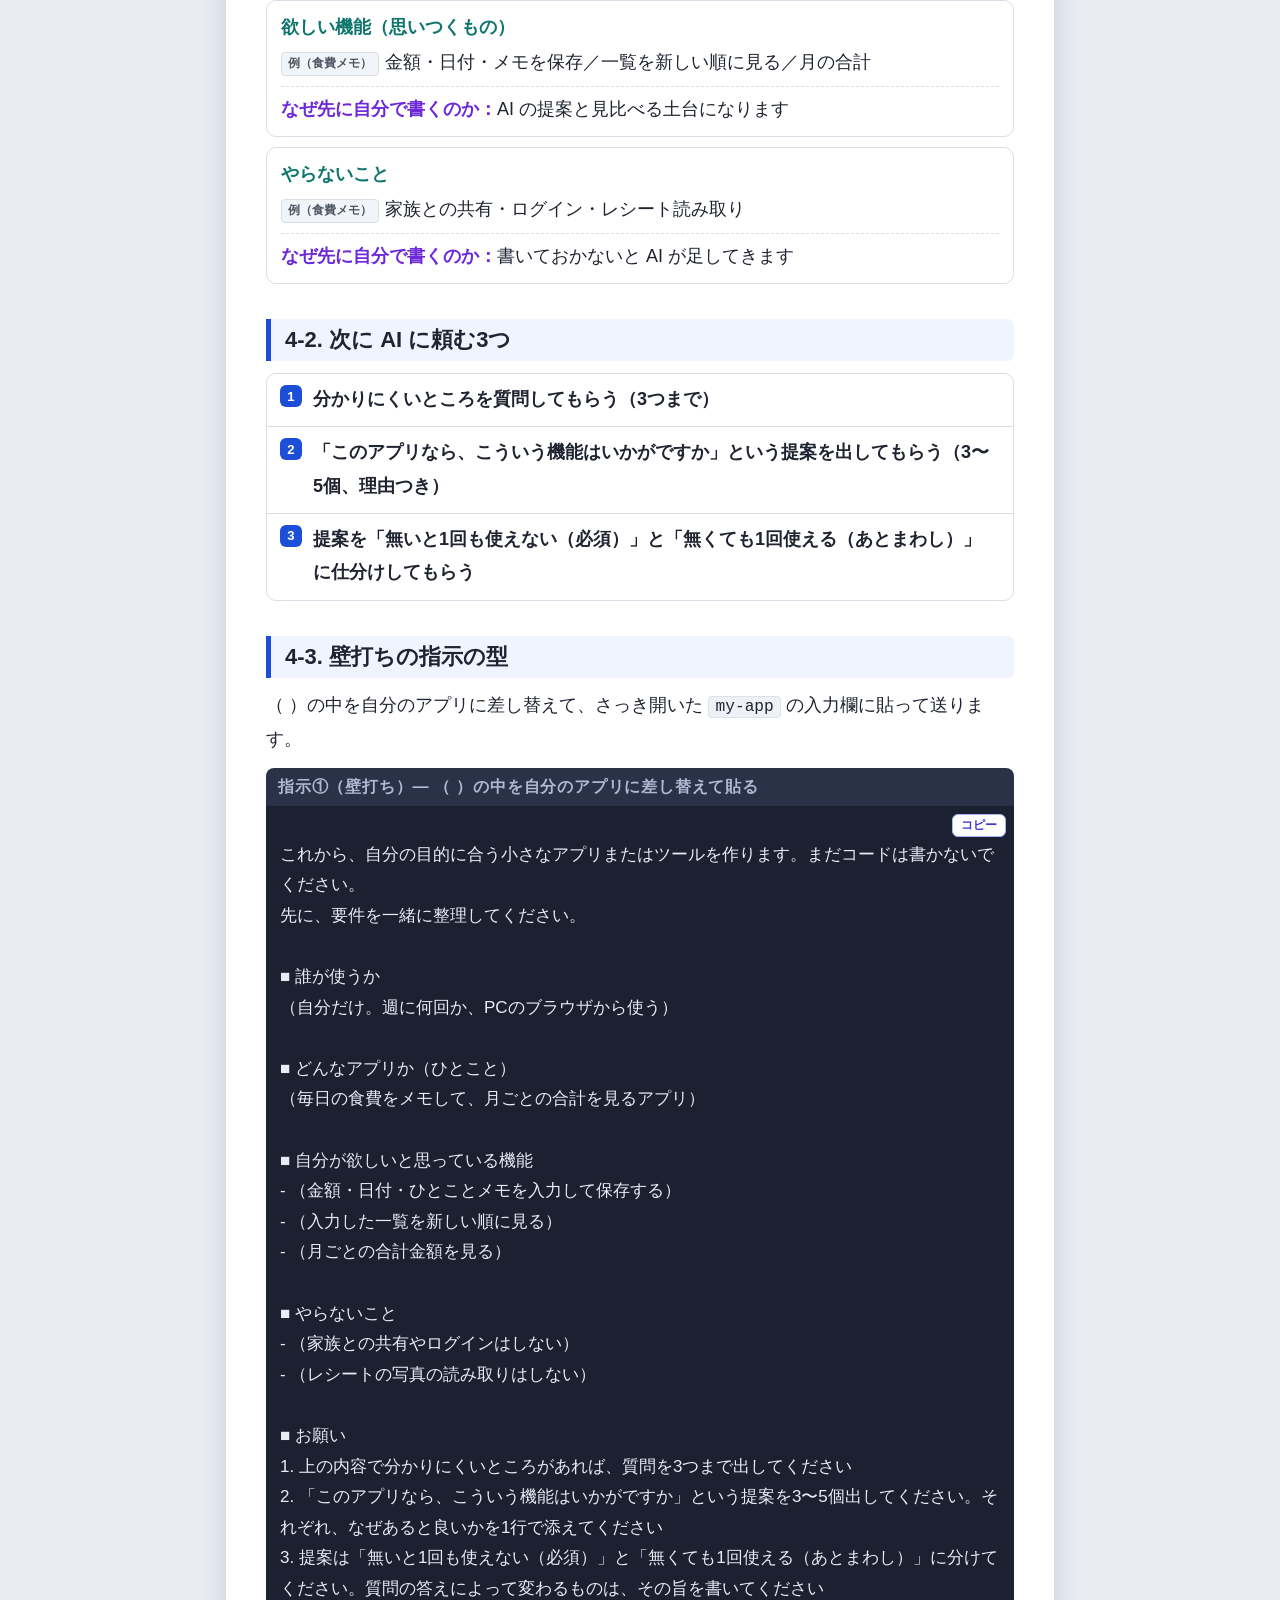
<file: lessons/lesson02/index.html>
<!DOCTYPE html>
<html lang="ja">
<head>
<meta charset="UTF-8">
<meta name="viewport" content="width=device-width, initial-scale=1">
<title>第2回 要件定義 ｜ AIアプリ開発入門ゼミ</title>
<meta name="description" content="第2回。誰の何を助けるものか、どこで動かすか、何を入力して何を受け取るかを決めます。AIと相談し、最初に作る小さな範囲を仕様書と作業の順番に残します。まだコードは書きません。">
<link rel="stylesheet" href="../../assets/lesson.css?v=20261101-projects">
<script src="../../assets/site.js" defer></script>
</head>
<body class="lesson-visual-reading">
<div class="page">
<main class="sheet">

<section class="cover">
<div class="cover-band">
  <div class="cover-text">
    <div class="kicker">AIアプリ開発入門ゼミ ｜ 第2回</div>
    <h1>要件定義 ― 作るものと動かす場所を決める</h1>
    <div class="subtitle">誰の何を助けるものか、どこで動かすか、何を入力して何を受け取るかを決めます。AIと相談し、最初に作る小さな範囲を仕様書と作業の順番に残します。まだコードは書きません。</div>
    <div class="chips"><span class="chip">Claude デスクトップアプリ</span><span class="chip">docs/spec.md</span><span class="chip">docs/tasks.md</span><span class="chip">まだコードは書かない</span></div>
  </div>
  <img class="penguin penguin-cover" src="../../assets/penguins/penguin_puzzle.png" alt="">
</div>

<ol class="course-band band-3" aria-label="ゼミの中の位置">
  <li class="is-here"><b>決める</b>第1〜2回　オリエンテーション・要件定義</li>
  <li><b>作る</b>第3〜6回　モック → 動き → API 連携 → テスト</li>
  <li><b>仕上げる</b>第7回　デバッグと卒業制作</li>
</ol>

<div class="howto">
  <div><span class="howto-title">この回でやること</span><ol><li>目的・使う人・動かす場所を言葉にする</li><li>最初に1回使える範囲と、今回は作らないことを決める</li><li>仕様書と作る順番を読み、自分で直す</li></ol></div>
  <div><span class="howto-title">できたかの確認</span><ul><li>docs/spec.md に目的・入力と結果・動かす場所・構成がある</li><li>docs/tasks.md に作る順番と完成の確かめ方がある</li><li>選んだ範囲と、あとに回したことの理由を言える</li></ul></div>
</div>

<div class="goal"><span class="goal-title">🎯 読み進め方</span><p>まず「<a href="#your-project">自分の制作物で進める</a>」を読み、上の3項目で完成を確かめます。Webの操作例は、同じ構成で作るときに参照してください。画面やファイルの名前は、仕様書で決めたものを使います。</p></div>

<div class="box box-point"><span class="box-title">✅ この回の前に用意しておくもの：Claude デスクトップアプリ ＋ Claude の有料プラン</span>Claude デスクトップアプリで、アプリのフォルダを開くところから始めます。デスクトップアプリと Claude Code が何かは、すぐ下の「要件定義とは」の用語欄にまとめてあります。 Claude Code は無料プランでは使えないため、Claude の有料プランのご契約が必要です。プランの種類と料金は変わることがあるので、最新は <a href="https://claude.com/pricing" target="_blank" rel="noopener">Claude の公式ページ</a>でご確認ください。 間に合わなかった方は、LIVE講義では講師の画面で流れを見て、あとからご自身のPCで同じ手順を追ってください。</div>

<nav class="toc" aria-label="目次">
  <span class="toc-title">目次</span>
  <ol>
    <li><a href="#your-project">自分の制作物で進める</a></li>
    <li><a href="#map">この回の地図</a></li>
    <li><a href="#what">要件定義とは</a></li>
    <li><a href="#folder">最初に、アプリのフォルダを作る</a></li>
    <li><a href="#open">Claude デスクトップアプリでフォルダを開く</a></li>
    <li><a href="#brainstorm">要件を噛み砕く：AI と壁打ちする</a></li>
    <li><a href="#decide">削って、決める：テーマ・MVP・型・画面</a></li>
    <li><a href="#stack">使う技術を決める：技術スタックの提案をもらう</a></li>
    <li><a href="#spec">仕様書 docs/spec.md にまとめる</a></li>
    <li><a href="#tasks">作る順番を決める：docs/tasks.md（タスク分け）</a></li>
    <li><a href="#deliverables">この回で作るもの</a></li>
    <li><a href="#pitfalls">よくあるつまずきと対処</a></li>
    <li><a href="#glossary">この回で出てきた用語</a></li>
    <li><a href="#guides">この回で使うガイドと演習</a></li>
  </ol>
</nav>

<div class="cover-map" id="map">
  <h3>この回の地図</h3>
  <p>この回は、上から順に7つ進めます。前半（フォルダ・開く・壁打ち・削る）で決め、後半（技術・仕様書・作る順番）でフォルダに残します。</p>
  <figure class="fig reading-map">
    <a class="zoom" href="../../assets/figs/l02_map.webp"><img src="../../assets/figs/l02_map.webp" alt="左上から右下へ2段に折り返す7つの箱。フォルダを作る → Claude Codeで開く → AIと壁打ち → 削る・決める → 技術の提案 → 仕様書 spec.md → 作る順番 tasks.md。最後の2つは書類の形" width="1536" height="722"><span class="map-link">全体図を画像で開く ↗</span></a>
    <figcaption>この回の7つの手順。最後の2つ（仕様書と作る順番）がフォルダに残り、作り始めてから Claude Code に読ませます</figcaption>
  </figure>
  <ol class="route">
    <li><a href="#folder"><b>フォルダを作る</b></a>　アプリ1つにつき1つ</li>
    <li><a href="#open"><b>Claude Code で開く</b></a>　デスクトップアプリから</li>
    <li><a href="#brainstorm"><b>AI と壁打ち</b></a>　誰が・何を・どんな機能を</li>
    <li><a href="#decide"><b>削る・決める</b></a>　テーマの3条件／MVP／型／画面</li>
    <li><a href="#stack"><b>技術の提案</b></a>　Claude Code に候補を出させる</li>
    <li><a href="#spec"><b>仕様書</b></a>　docs/spec.md</li>
    <li><a href="#tasks"><b>作業の順番</b></a>　docs/tasks.md</li>
  </ol>
</div>
</section>

<!-- BEGIN OWN PROJECT PATH -->
<section class="chapter ch-1 project-path" id="your-project">
<div class="chapter-head c-1"><div class="ch-text"><div class="ep">共通の進め方</div><h2>自分の制作物で進める</h2></div><img class="penguin penguin-ch" src="../../assets/penguins/penguin_cheering_both_wings.png" alt=""></div>
<h3>先に「何をするものか」と「どこで使うか」を決める</h3>
<p>この回では、作りたいものを小さく絞り、仕様書と作業の順番を残します。<strong>Webアプリに限定しません。</strong> 「記録型・変換型・相談型」は用途を考えるための例で、この3つに当てはめる必要もありません。</p>
<div class="flowmap"><div class="flow-step"><div class="f-ep">1</div><div class="f-name">困りごと</div><div class="f-meta">誰が、何を繰り返している？</div></div><div class="flow-arrow">→</div><div class="flow-step"><div class="f-ep">2</div><div class="f-name">使う場所</div><div class="f-meta">ブラウザ？ PCで起動？</div></div><div class="flow-arrow">→</div><div class="flow-step"><div class="f-ep">3</div><div class="f-name">最初の1回</div><div class="f-meta">何を入れると、何が得られる？</div></div><div class="flow-arrow">→</div><div class="flow-step"><div class="f-ep">4</div><div class="f-name">仕様に残す</div><div class="f-meta">構成・手順・完成条件</div></div></div>
<div class="table-wrap" tabindex="0" role="region" aria-label="自分の制作物の進め方の表"><table><thead><tr><th>決めること</th><th>Webアプリの例</th><th>デスクトップツールの例</th></tr></thead><tbody><tr><td>困りごと</td><td>日々の支出を見返したい</td><td>複数のメモファイルから要点を抜き出したい</td></tr><tr><td>起動・操作</td><td>ブラウザで開き、金額を入力する</td><td>PCで起動し、処理するファイルを選ぶ</td></tr><tr><td>最初の完成条件</td><td>1件登録すると一覧に出る</td><td>見本のメモ1件から要点が表示される</td></tr><tr><td>あとで検討すること</td><td>家族との共有</td><td>多数のファイルの一括処理、他人への配布</td></tr></tbody></table></div>
<p>「自分のPCだけ」「ほかの端末でも使う」「他人にも渡す」は分けて考えます。保存する場所や、秘密の設定をどう扱うかが変わるためです。決まらなければ、まず自分だけで1回使う範囲を候補にし、必要な条件をAIと確認します。</p>
<h3>自分の題材を整理する指示</h3>
<p>次の指示の（ ）を自分の言葉にして送ります。まだ決められない項目は「未定」と書いて構いません。</p>
<span class="code-label">指示の型・テンプレート</span><pre class="prompt">自分が使うアプリ・ツールを作りたいです。まだコードは書かないでください。
困っている作業：（例：毎日のメモから要点を拾うのに手間がかかる）
使う人：（自分だけ／ほかの人にも使ってもらう予定）
動かしたい場所：（ブラウザ／PCで起動するツール／未定）
使うPC：（Mac／Windowsなど、自分の環境）
入力するものと、得たい結果：（例：メモファイルを1つ選び、要点3つを得る）
扱ってよいデータ：（例：練習用に作った架空のメモ）

不明な点を3つまで質問してください。答えを受け取ってから、
最初に作る1つの流れと、今回は作らないことを提案してください。
技術はまだ決めず、画面の有無・起動方法・保存が必要かも一緒に整理してください。</pre>
<p><strong>確認</strong>：入力→操作→結果を1つ説明できれば、本文のフォルダ作成・仕様書作成へ進みます。仕様書の「目的」に動かす場所と使う人、「使う技術」に起動方法も残してください。AIの提案を読んで分からない点は、「自分の操作で何が変わるか」で説明してもらいます。</p><p><a href="#deliverables">この回で残すものを確認する →</a></p>
</section>
<!-- END OWN PROJECT PATH -->

<section class="chapter ch-1" id="what">
  <div class="chapter-head c-1">
    <div class="ch-text">
      <div class="ep">第1章</div>
      <h2>要件定義とは</h2>
    </div>
    <img class="penguin penguin-ch" src="../../assets/penguins/penguin_pointing.png" alt="">
  </div>
    <p>
      <strong>要件定義</strong>＝作り始める前に「誰が使うか・何を作るか・何を作らないか・どんなデータと画面を持つか」を文章で決めることです。このページの操作例は Web アプリ（食費メモ）ですが、作る形は目的と動かす場所に合わせて選べます（上の「自分の制作物で進める」）。
      このゼミではその文章を <code>docs/spec.md</code>（仕様書）として残し、さらに「どの順番で作るか」を <code>docs/tasks.md</code> に残します。
      <strong>7回で完走できるかどうかは、この回の削り込みでほぼ決まります。</strong>
    </p>
    <div class="box box-term"><span class="box-title">📗 用語</span><dl>
        <dt>Claude デスクトップアプリ</dt><dd>PC にインストールして使う Claude の公式アプリ。このゼミでは、この中から Claude Code を呼び出します。</dd>
        <dt>Claude Code</dt><dd>指示を出すと、PC のファイルを実際に作ったり書き換えたりしてくれるツール。画面に答えを表示するだけのチャットとは別のものです。</dd>
        <dt>Web アプリ</dt><dd>ブラウザで開いて使うアプリ。ブラウザは Safari や Chrome など、Web ページを見るソフトのことです。</dd>
        <dt>docs／spec／tasks／.md</dt><dd>docs は documents（文書）の略で、仕様書などの文書をまとめて入れるフォルダの名前。spec は specification（仕様）の略、tasks は作業の一覧。.md は Markdown という書き方の文章ファイルです。<code>docs/spec.md</code> は「docs フォルダの中の spec.md というファイル」を表します。</dd>
        <dt>MVP</dt><dd>Minimum Viable Product の頭文字。1つの流れが最初から最後まで通る、いちばん小さい状態のこと。最初に作る範囲を指します。</dd>
      </dl></div>
    <div class="box box-note"><strong>要件定義書に決まった形式（フォーマット）はありません。</strong>会社や現場ごとに項目名も粒度も違い、正解の書式があるわけではありません。
      この回で示す進め方と、仕様書の6項目は、<strong>あくまで方法の一つ</strong>です（詳しくは<a href="#spec">「仕様書」の節</a>）。</div>

    <h3>1-1. なぜ作り始める前に決めるのか</h3>
    <ul>
      <li>Claude Code は、指示が曖昧なところを自分で埋めて作ります。決めていない部分は、指示のたびに違う形で作られやすく、前に作ったものが書き換わることがあります</li>
      <li>作りながら決めると、途中で「やっぱりこの項目も要る」となり、そこまでに保存したデータや画面を作り直すことになります</li>
      <li>文章になっていれば、作り始めてからは「<code>docs/spec.md</code> に従って作って」と一言で指示できます。チャットに毎回同じ説明を貼り直さなくてすみます</li>
    </ul>
</section>
<section class="chapter ch-2" id="folder">
  <div class="chapter-head c-2">
    <div class="ch-text">
      <div class="ep">第2章</div>
      <h2>最初に、アプリのフォルダを作る</h2>
    </div>
    <img class="penguin penguin-ch" src="../../assets/penguins/penguin_koko_daiji_board.png" alt="">
  </div>
    <p>
      要件定義の前に、<strong>アプリ用のフォルダ</strong>を1つ作ります。
    </p>
    <div class="box box-term"><span class="box-title">📗 用語</span><dl>
        <dt>フォルダ</dt><dd>ファイルをまとめて入れる入れ物。ここでは、そのアプリのファイルをすべて入れるフォルダを「アプリのフォルダ」と呼びます。</dd>
        <dt>app</dt><dd>application（アプリケーション）の略。画面や処理のプログラムを入れるフォルダの名前として使います。この回ではまだ作りません。</dd>
        <dt>エラー</dt><dd>プログラムが処理を続けられなくなったときに出す知らせ。赤い文字や英語のメッセージで表示されることが多いです。</dd>
      </dl></div>

    <h3>2-1. なぜフォルダから始めるのか</h3>
    <ul>
      <li>Claude Code は「開いたフォルダの中」でファイルを作ったり書き換えたりします。フォルダを開かずに始めると、どこにファイルができるか分かりません</li>
      <li>この回で作る仕様書と作業の順番は、このフォルダの中に置きます。自分のアプリを作り始めるとき、Claude Code がその場で読めます</li>
      <li><strong>アプリ1つにつきフォルダ1つ</strong>にします。分けないと、別のアプリのファイルまで書き換えられることがあります</li>
    </ul>
    <figure class="fig">
      <a class="zoom" href="../../assets/images/lesson02/diagram_folder.svg"><picture><source media="(max-width:720px)" srcset="../../assets/images/lesson02/diagram_folder_sp.svg"><img src="../../assets/images/lesson02/diagram_folder.svg" alt="デスクトップの my-app フォルダの中に docs/spec.md と docs/tasks.md があり、Claude Code がそのフォルダを読んで、作る・書き換える図" loading="lazy"></picture></a>
      <figcaption>開いたフォルダと Claude Code の関係。この回で作るのは docs フォルダの中の2ファイルで、app フォルダは作り始めてから増えていきます</figcaption>
    </figure>

    <h3>2-2. 置き場所と名前</h3>
    <div class="explain">
      <div class="explain-item">
        <div class="explain-term">置き場所</div>
        <div class="explain-value"><span class="explain-label">このゼミでの決まり</span><strong>おすすめは、同期されていなければデスクトップ、同期されていればホームフォルダ直下の <code>apps</code></strong>（同期は下の注意で確かめます）。ご自身の好きな場所で構いません</div>
        <div class="explain-why"><span class="why">なぜ：</span>デスクトップなら、いつでも目に入り、Finder／エクスプローラーですぐ見つかるためです。同期されている場所は、アプリのフォルダにできる多数の小さなファイルで同期が終わらなくなることがあるので避けます。ほかの場所にするときは、あとで自分が迷わず開ける場所にします</div>
      </div>
      <div class="explain-item">
        <div class="explain-term">名前</div>
        <div class="explain-value"><span class="explain-label">このゼミでの決まり</span><strong>半角英数字とハイフンだけ</strong>。このページでは例として <code>my-app</code> にしていますが、<strong>名前は好きに決めて構いません</strong>（例：<code>shokuhi-memo</code>、<code>reading-log</code>）</div>
        <div class="explain-why"><span class="why">なぜ：</span>日本語やスペースが入った名前は、開発の道具の一部で扱いが難しくなります。トラブルを減らすため、最初から半角英数字にそろえます</div>
      </div>
    </div>

    <h3>2-3. なぜ半角英数字とハイフンなのか</h3>
    <ul>
      <li><strong>半角英数字にする理由：</strong>Claude Code が裏で使う開発の道具（プログラムを動かすためのソフト群）の多くは英語圏で作られていて、日本語などの全角文字を正しく扱えないものがあります。フォルダ名が読めずにエラーになったり、文字化けしたりします</li>
      <li><strong>スペースを入れない理由：</strong>PC への命令文では、スペースは「ここで区切る」という意味に使われます。<code>my app</code> という名前だと <code>my</code> と <code>app</code> の2つに分かれて読まれ、フォルダが見つからなくなります</li>
      <li><strong>ハイフンを使う理由：</strong>単語のつなぎには、どの道具でも安全に使えるハイフン（<code>-</code>）を使います。アンダースコア（<code>_</code>）でも構いません。記号はこの2つだけにします</li>
      <li><strong>小文字にそろえる理由：</strong>大文字と小文字を区別する道具と、しない道具があります。<code>My-App</code> と <code>my-app</code> が別物として扱われる場面があるので、最初から小文字だけにします</li>
    </ul>

    <div class="box box-note"><strong>フォルダの置き場所が iCloud Drive や OneDrive と同期されている方へ：</strong>
      作り始めると、使う技術によってはアプリのフォルダに多数の小さなファイルができます。同期の対象になると同期が終わらなくなったり、PCが遅くなったりすることがあります。
      Mac では、Finder の左の一覧で「デスクトップ」の横に雲のマークがあれば、iCloud Drive と同期されています。
      置き場所のおすすめは、<strong>同期されていなければデスクトップ、同期されていればホームフォルダ直下の <code>apps</code></strong> です。同期されている方は、Mac なら Finder のメニュー「移動」→「ホーム」で開くホームフォルダの直下、Windows なら <code>C:\Users\（自分のユーザ名）</code> の直下に <code>apps</code> フォルダを作り、その中に <code>my-app</code> を作ります。
      デスクトップに作ってしまった場合は、<code>my-app</code> をそこへドラッグして移し、Claude デスクトップアプリで開き直せば大丈夫です。</div>
    <div class="box box-term"><span class="box-title">📗 用語</span><dl>
        <dt>iCloud Drive／OneDrive</dt><dd>PC のファイルをインターネット上にも自動で写す仕組み。Mac なら iCloud Drive、Windows なら OneDrive が最初から入っていることがあります。</dd>
        <dt>ホームフォルダ</dt><dd>自分のユーザ名が付いたフォルダ。Mac では Finder のメニュー「移動」→「ホーム」で開けます。</dd>
      </dl></div>

    <h3>2-4. Mac での作り方</h3>
    <ol class="steps">
      <li><p class="step-title">Finder を開き、左の一覧からフォルダを作る場所（同期されていなければデスクトップ、同期されていればホームフォルダ直下の <code>apps</code>）を選ぶ</p><p>Finder＝Mac でファイルやフォルダを見たり動かしたりするソフト。Dock（画面下の帯）の左端にある顔のアイコンです。Windows では「エクスプローラー」が同じ役割です。<br><span class="why">なぜ：</span>作る場所を先に開いておかないと、別の場所にフォルダができて見失います。</p></li>
      <li><p class="step-title">メニューの「ファイル」→「新規フォルダ」（<kbd>⇧⌘N</kbd>）</p><p>何もない場所で右クリック →「新規フォルダ」でも同じです。</p></li>
      <li><p class="step-title">できた「名称未設定フォルダ」の名前を <code>my-app</code> のように打ち直して Enter</p><p><span class="why">なぜ：</span>「名称未設定フォルダ」のままだと、あとで増える別のフォルダと区別がつきません。</p></li>
    </ol>
    <div class="figs-2">
      <figure class="shot narrow">
        <a class="zoom" href="../../assets/images/lesson02/r2_finder_menu.png"><img src="../../assets/images/lesson02/r2_finder_menu.png" alt="Finder の「ファイル」メニューを開いたところ" loading="lazy" data-taken="2026-09-06" title="撮影 2026年9月"></a>
        <figcaption>Finder の「ファイル」メニュー。「新規フォルダ」を選びます（右クリックからでも同じ）</figcaption>
      </figure>
      <figure class="shot">
        <a class="zoom" href="../../assets/images/lesson02/r2_finder_my_app.png"><img src="../../assets/images/lesson02/r2_finder_my_app.png" alt="デスクトップに my-app というフォルダができた状態" loading="lazy" data-taken="2026-09-06" title="撮影 2026年9月"></a>
        <figcaption>デスクトップに my-app というフォルダができた状態（撮影した PC は左の一覧の「デスクトップ」の横に雲のマークがあり、iCloud Drive と同期されています。ご自身の PC で雲のマークがあれば、上の注意のとおりホームフォルダ直下の apps に作ってください）</figcaption>
      </figure>
    </div>

    <h3>2-5. Windows での作り方</h3>
    <ol class="steps">
      <li><p class="step-title">フォルダを作る場所（同期されていなければデスクトップ、同期されていればホームフォルダ直下の <code>apps</code>）の何もない所で右クリック →「新規作成」→「フォルダー」</p></li>
      <li><p class="step-title">名前を <code>my-app</code> のように打ち直して Enter</p></li>
    </ol>

    <div class="box box-note">次の節で出てくる Claude デスクトップアプリの「フォルダを選ぶ画面」にも「新規フォルダ」ボタンがあります。そこで作っても同じです。</div>

</section>
<section class="chapter ch-3" id="open">
  <div class="chapter-head c-3">
    <div class="ch-text">
      <div class="ep">第3章</div>
      <h2>Claude デスクトップアプリでフォルダを開く</h2>
    </div>
    <img class="penguin penguin-ch" src="../../assets/penguins/penguin_holding_book.png" alt="">
  </div>
    <p>作ったフォルダを、Claude デスクトップアプリの中の Claude Code で開きます。</p>
    <div class="box box-note"><strong>始める前の4つの確認：</strong>① アプリが最新版になっている ② ゼミで使う有料プランのアカウントでログインしている ③ 画面左上に <code>&lt;/&gt;</code>（Claude Code）が出ている（アプリの版によっては「コード」（Code）タブ） ④ 下の手順でフォルダを開ける。
      ③ が出ない場合は、契約の種類か、ログインしているアカウントが違います。</div>

    <ol class="steps">
      <li><p class="step-title">Claude デスクトップアプリを起動し、画面左上の <code>&lt;/&gt;</code>（Claude Code）を押す（アプリの版によっては「コード」（Code）タブ）</p><p>左の一覧の上にある <strong>「＋ 新規」</strong> を押します。<br><span class="why">なぜ：</span>新しいセッションで始めると、前の会話の内容と混ざりません。</p></li>
      <li><p class="step-title">画面の下にある、いまのフォルダ名が書かれたボタンを押す</p><p>最近開いたフォルダの一覧と <strong>「フォルダを開く…」</strong> が出ます。</p></li>
      <li><p class="step-title">「フォルダを開く…」→ フォルダを作った場所 → <code>my-app</code> を選んで「開く」</p><p><span class="why">なぜ：</span>ここで選んだフォルダだけが Claude Code の作業対象になります。デスクトップそのものを選ぶと、デスクトップ全体が対象になってしまいます。</p></li>
      <li><p class="step-title">画面の下のボタンが <code>my-app</code> になっていれば開けています</p><p>フォルダ名の左のボタンが「ローカル」になっているかも見ます。<br><span class="why">なぜ：</span>「クラウド」だと Anthropic のサーバーの上で動き、自分の PC の <code>my-app</code> を開けないためです。</p></li>
    </ol>
    <div class="box box-term"><span class="box-title">📗 用語</span><dl>
        <dt>セッション</dt><dd>Claude Code との1つの会話のまとまり。「＋ 新規」で新しく始めます。</dd>
        <dt>ワークスペース</dt><dd>Claude Code が作業する場所として開いたフォルダのこと。</dd>
        <dt>権限モード</dt><dd>Claude Code がファイルの書き換えやコマンドの実行をする前に、確認を求めるかどうかの設定。「手動」は、まだ許可していない操作の前に確認画面が出る設定です（前に「常に許可」を選んだ操作は、確認なしで進むことがあります）。「自動」（アプリの版によっては「オート」と表示されます）は、多くの操作を人への確認なしで進める設定です。ファイルの書き換えなどはそのまま進み、それ以外の操作には安全性の確認が入ります。危険と判断された操作は止められますが、そのたびに確認画面が出るとは限らず、安全性の確認もすべてを見分けられるわけではありません。「編集を受け入れる」は、ファイルの書き換えやフォルダの中のファイル操作の一部を確認なしで進める設定です。</dd>
      </dl></div>

    <div class="figs-2">
      <figure class="shot">
        <a class="zoom" href="../../assets/images/lesson02/r2_app_new_session.png"><img src="../../assets/images/lesson02/r2_app_new_session.png" alt="「＋ 新規」を押した直後の画面" loading="lazy" data-taken="2026-09-24" title="撮影 2026年9月"></a>
        <figcaption>「＋ 新規」を押した直後。画面の下にフォルダ名のボタンがあります</figcaption>
      </figure>
      <figure class="shot">
        <a class="zoom" href="../../assets/images/lesson02/r2_app_folder_menu.png"><img src="../../assets/images/lesson02/r2_app_folder_menu.png" alt="フォルダ名のボタンを押すと出るメニュー" loading="lazy" data-taken="2026-09-06" title="撮影 2026年9月"></a>
        <figcaption>フォルダ名のボタンを押すと出るメニュー。いちばん下の「フォルダを開く…」を選びます</figcaption>
      </figure>
      <figure class="shot">
        <a class="zoom" href="../../assets/images/lesson02/r2_app_folder_dialog.png"><img src="../../assets/images/lesson02/r2_app_folder_dialog.png" alt="フォルダを選ぶ画面で my-app を選んだところ" loading="lazy" data-taken="2026-09-06" title="撮影 2026年9月"></a>
        <figcaption>フォルダを選ぶ画面。デスクトップの中の my-app を選んで「開く」</figcaption>
      </figure>
      <figure class="shot">
        <a class="zoom" href="../../assets/images/lesson02/r2_app_opened.png"><img src="../../assets/images/lesson02/r2_app_opened.png" alt="フォルダを開いた直後の画面。下に my-app と出ている" loading="lazy" data-taken="2026-09-06" title="撮影 2026年9月"></a>
        <figcaption>開いた直後。画面の下に my-app と出ていれば、この中で Claude Code が動きます。左下の権限モードと右下のモデル名は撮影時点の表示で、人や時期によって違います（どのモデルでも、この回の手順は同じです）</figcaption>
      </figure>
    </div>

    <p><span class="why">なぜ「下のボタンが my-app か」を毎回見るのか：</span>Claude Code は、ここに出ているフォルダの中でファイルを作ります。別のフォルダのまま指示すると、そちらにファイルができたり、そちらのファイルが書き換えられたりします。</p>

    <div class="box box-point box-with-penguin"><img class="penguin" src="../../assets/penguins/penguin_pointing.png" alt=""><div class="box-body"><strong>「このワークスペースを信頼しますか？」と聞かれたら：</strong>
      表示されたフォルダの場所が、いま自分で作った <code>my-app</code> であることを見てから「信頼」を押してください。
      この確認は「そのフォルダの中のファイルを Claude Code が読み書きしてよいか」を聞いています。知らないフォルダなら押さないでください。</div></div>
    <div class="box box-note">ボタンの名前や配置は、アプリの更新で変わることがあります。ここに書いた文言と違うときは「フォルダを開く」に相当するものを探してください。</div>

    <p>入力欄の下に、いまの<strong>権限モード</strong>の名前が出ています。<strong>「手動」になっていなければ、その名前を押して、出てきた一覧から「手動」を選びます</strong>。「手動」は、まだ許可していないファイルの書き換えやコマンドの実行の前に、確認画面が出る設定です。2026年10月30日時点では、新しいセッションは「自動」で始まることが多く、「編集を受け入れる」で始まることもあります。一度「手動」を選ぶと、そのフォルダでは次のセッションも「手動」で始まります。表示される名前や選べる設定は、アプリの更新や契約の種類で変わることがあります。</p>
    <p><span class="why">なぜ「手動」にするのか：</span>このあと、仕様書のファイルを Claude Code に書かせます。「自動」や「編集を受け入れる」のままだと、確認画面が出ないまま書き込まれることがあり、書く場所と中身を見てから許可する手順（「仕様書」の節）が踏めません。</p>

</section>
<section class="chapter ch-4" id="brainstorm">
  <div class="chapter-head c-4">
    <div class="ch-text">
      <div class="ep">第4章</div>
      <h2>要件を噛み砕く：AI と壁打ちする</h2>
    </div>
    <img class="penguin penguin-ch" src="../../assets/penguins/penguin_teaching.png" alt="">
  </div>
    <p>
      いきなり仕様書を書かせません。最初は「誰が・何を・どんな機能を」を自分の言葉で書き、それを AI に読ませて<strong>質問と提案をもらいます</strong>。
      このやり取りを<strong>壁打ち</strong>と呼びます。
    </p>
    <div class="box box-term"><span class="box-title">📗 用語</span><dl>
        <dt>壁打ち</dt><dd>自分の考えを AI に読ませて、質問や提案を返してもらい、それを見て自分の考えを整えるやり取り。</dd>
        <dt>プロンプト</dt><dd>AI に送る指示の文章。このページで「指示の型」として配っているのは、その雛形です。</dd>
      </dl></div>

    <h3>4-1. まず自分で書く4つ</h3>
    <div class="explain">
      <div class="explain-item">
        <div class="explain-term"><strong>誰が使うか</strong></div>
        <div class="explain-value"><span class="explain-label">例（食費メモ）</span>自分だけ。週に何回か、PC のブラウザから</div>
        <div class="explain-why"><span class="why">なぜ先に自分で書くのか：</span>使う人が決まらないと、機能の要・不要を判断できません</div>
      </div>
      <div class="explain-item">
        <div class="explain-term"><strong>どんなアプリか（ひとこと）</strong></div>
        <div class="explain-value"><span class="explain-label">例（食費メモ）</span>毎日の食費をメモして、月ごとの合計を見る</div>
        <div class="explain-why"><span class="why">なぜ先に自分で書くのか：</span>一文で言えないものは、AI にも伝わりません</div>
      </div>
      <div class="explain-item">
        <div class="explain-term"><strong>欲しい機能（思いつくもの）</strong></div>
        <div class="explain-value"><span class="explain-label">例（食費メモ）</span>金額・日付・メモを保存／一覧を新しい順に見る／月の合計</div>
        <div class="explain-why"><span class="why">なぜ先に自分で書くのか：</span>AI の提案と見比べる土台になります</div>
      </div>
      <div class="explain-item">
        <div class="explain-term"><strong>やらないこと</strong></div>
        <div class="explain-value"><span class="explain-label">例（食費メモ）</span>家族との共有・ログイン・レシート読み取り</div>
        <div class="explain-why"><span class="why">なぜ先に自分で書くのか：</span>書いておかないと AI が足してきます</div>
      </div>
    </div>

    <h3>4-2. 次に AI に頼む3つ</h3>
    <ol class="steps">
      <li><p class="step-title">分かりにくいところを<strong>質問</strong>してもらう（3つまで）</p></li>
      <li><p class="step-title">「このアプリなら、こういう機能はいかがですか」という<strong>提案</strong>を出してもらう（3〜5個、理由つき）</p></li>
      <li><p class="step-title">提案を「<strong>無いと1回も使えない（必須）</strong>」と「<strong>無くても1回使える（あとまわし）</strong>」に<strong>仕分け</strong>してもらう</p></li>
    </ol>

    <h3>4-3. 壁打ちの指示の型</h3>
    <p>（ ）の中を自分のアプリに差し替えて、さっき開いた <code>my-app</code> の入力欄に貼って送ります。</p>
<span class="code-label">指示①（壁打ち）― （ ）の中を自分のアプリに差し替えて貼る</span>
<pre class="prompt">これから、自分の目的に合う小さなアプリまたはツールを作ります。まだコードは書かないでください。
先に、要件を一緒に整理してください。

■ 誰が使うか
（自分だけ。週に何回か、PCのブラウザから使う）

■ どんなアプリか（ひとこと）
（毎日の食費をメモして、月ごとの合計を見るアプリ）

■ 自分が欲しいと思っている機能
- （金額・日付・ひとことメモを入力して保存する）
- （入力した一覧を新しい順に見る）
- （月ごとの合計金額を見る）

■ やらないこと
- （家族との共有やログインはしない）
- （レシートの写真の読み取りはしない）

■ お願い
1. 上の内容で分かりにくいところがあれば、質問を3つまで出してください
2. 「このアプリなら、こういう機能はいかがですか」という提案を3〜5個出してください。それぞれ、なぜあると良いかを1行で添えてください
3. 提案は「無いと1回も使えない（必須）」と「無くても1回使える（あとまわし）」に分けてください。質問の答えによって変わるものは、その旨を書いてください
4. ファイルは作らず、コマンドも実行しないでください</pre>

    <p><span class="why">なぜ最初に「まだコードは書かないでください」と書くのか：</span>Claude Code はフォルダを開いた状態なので、頼めばその場でファイルを作り始めます。この回は決める回で、作る回ではありません。書いておかないと、要件が固まる前にアプリの骨組みができてしまいます。</p>

    <div class="figs-2">
      <figure class="shot">
        <a class="zoom" href="../../assets/images/lesson02/r2_app_prompt1_typed.png"><img src="../../assets/images/lesson02/r2_app_prompt1_typed.png" alt="壁打ちの指示を入力欄に貼った状態" loading="lazy" data-taken="2026-09-06" title="撮影 2026年9月"></a>
        <figcaption>指示を入力欄に貼った状態。Enter で送ります</figcaption>
      </figure>
      <figure class="shot">
        <a class="zoom" href="../../assets/images/lesson02/r2_app_reply_questions.png"><img src="../../assets/images/lesson02/r2_app_reply_questions.png" alt="AI から返ってきた質問3つ" loading="lazy" data-taken="2026-09-06" title="撮影 2026年9月"></a>
        <figcaption>返ってきた質問（例：食費メモ）。保存先・月の区切り・分類の有無のように、答えで作りが変わるものを聞いてきます。撮影時の指示は以前の版で、使う技術の欄の書き方などが本文と違います（見る場所は同じです）</figcaption>
      </figure>
      <figure class="shot">
        <a class="zoom" href="../../assets/images/lesson02/r2_app_reply_proposals.png"><img src="../../assets/images/lesson02/r2_app_reply_proposals.png" alt="AI から返ってきた提案5つと、必須／あとまわしの仕分け" loading="lazy" data-taken="2026-09-06" title="撮影 2026年9月"></a>
        <figcaption>続けて返ってきた提案と、必須／あとまわしの仕分け</figcaption>
      </figure>
    </div>

    <h3>4-4. 返ってきたら、自分で決める</h3>
    <ul>
      <li><strong>質問には全部答えます。</strong>上の例では「保存先はどこか」「月の区切りはいつからいつまでか」「分類は要るか」が返ってきました。答えによって作りが変わる質問なので、ここで決めます</li>
      <li><strong>提案は、採用するものと、あとまわしにするものを自分で決めます。</strong>AI の仕分けは参考であって、決めるのは自分です</li>
      <li>あとまわしにしたものは、仕様書の「やらないこと」に「今回は作らない」として残します。上の例に出てくる CSV も「あとまわし」にしています</li>
    </ul>
    <div class="box box-term"><span class="box-title">📗 用語</span><dl>
        <dt>CSV</dt><dd>表の中身をカンマ区切りの文字で書き出したファイル。Excel などで開けます。</dd>
      </dl></div>
    <p>仕分けの基準は、次の「MVP の考え方と削り方」の図で確認します。</p>
    <div class="box box-point box-with-penguin"><img class="penguin" src="../../assets/penguins/penguin_teaching.png" alt=""><div class="box-body"><strong>AI の提案を全部採用しない。</strong>提案はどれも「あると良い」ものなので、全部入れると MVP が膨らみ、7回で終わらなくなります。
      採用するかどうかの判断基準は、次の節で扱います。</div></div>

</section>
<section class="chapter ch-5" id="decide">
  <div class="chapter-head c-5">
    <div class="ch-text">
      <div class="ep">第5章</div>
      <h2>削って、決める：テーマ・MVP・型・画面</h2>
    </div>
    <img class="penguin penguin-ch" src="../../assets/penguins/penguin_idea_lightbulb.png" alt="">
  </div>
    <p>壁打ちで出てきた内容を、次の基準に当てて削り込みます。LIVE講義の中で、講師も一緒に1つずつ見ていきます。</p>

    <h3>5-1. 良いテーマの3条件</h3>
    <p>1つでも外れるなら、テーマを変えるか、条件に合う形に寄せます。</p>
    <div class="table-wrap" tabindex="0" role="region" aria-label="良いテーマの3条件の表">
      <table>
        <thead><tr><th>条件</th><th>なぜ</th></tr></thead>
        <tbody>
          <tr><td><strong>自分が困っている</strong>（他人の困りごとではない）</td><td>他人向けだと、仕様を決めるたびに相手に確認が要り、返事待ちで自分の進行が止まります</td></tr>
          <tr><td><strong>週1回以上やっている作業</strong></td><td>頻度が低いと作っても使いません。使わないものは、あとで機能を足すときに直す動機が湧きません</td></tr>
          <tr><td><strong>正解を自分で判断できる</strong></td><td>出てきた結果が合っているかを自分で判定できないと、作り始めてからの「動作確認」が成立しません</td></tr>
        </tbody>
      </table>
    </div>

    <h3>5-2. 業務データを扱う場合の確認</h3>
    <p>社外に出せない情報（業務の実データ・顧客の個人情報・秘密情報）を扱うテーマは、次の3つを守ってください。</p>
    <ol class="steps">
      <li><p class="step-title">開発中は、実データを入れない</p><p>架空のデータか、名前や金額を置き換えた（匿名化した）データで作ります。<br><span class="why">なぜ：</span>Claude Code は自分の PC で動きますが、指示に必要なファイルの中身やエラーの内容は、クラウドにある AI のサービスに送られます。「自分の PC 内で動いているから外に出ない」とは言えません。</p></li>
      <li><p class="step-title">完成後のアプリのデータの保存先と、開発中に AI へ渡る情報は、別の話として確認する</p><p>あとで AI 機能を組み込むと、アプリが扱うデータもその場で AI サービスに送られるようになります。</p></li>
      <li><p class="step-title">業務で使うなら、所属先の AI 利用ルールを確認する</p><p>確認できないうちは、社外に出せない情報を含まない範囲で作ります。</p></li>
    </ol>
    <div class="box box-term"><span class="box-title">📗 用語</span><dl>
        <dt>クラウド</dt><dd>インターネット経由で使う、他社のコンピュータ上のサービス。自分の PC の外にあります。</dd>
        <dt>匿名化</dt><dd>名前や金額など、個人や会社が特定できる部分を、架空の値に置き換えること。</dd>
      </dl></div>
    <p><span class="why">なぜ最初に確認するのか：</span>AI 機能を組み込む段になって気づくと、そこまで作ったものが使えなくなります。</p>

    <h3>5-3. MVP の考え方と削り方</h3>
<figure class="fig lv-diagram" data-diagram="l02_mvp"><a class="zoom lv-image" href="../../assets/figs/lessons01-05/l02_mvp.webp"><img src="../../assets/figs/lessons01-05/l02_mvp.webp" alt="MVPは「1回使える最小の範囲」。残す① 目的に必要：食費を入力 → 一覧を見る → 合計を確認。残す② 間違い・消失・危険を防ぐ：入力のチェック、必要な修正・削除など。今回は作らない：無くても1回使える機能。例：CSV出力。①にも②にも当てはまらない機能は、あとまわし。" width="1536" height="1024" loading="lazy"></a><div class="lv-mobile"><p class="lv-title">MVPは「1回使える最小の範囲」</p><div class="lv-stack"><div class="lv-card"><strong>残す① 目的に必要</strong><p>食費を入力 → 一覧を見る → 合計を確認</p></div><div class="lv-card"><strong>残す② 間違い・消失・危険を防ぐ</strong><p>入力のチェック、必要な修正・削除など</p></div><div class="lv-card"><strong>今回は作らない</strong><p>無くても1回使える機能。例：CSV出力</p></div></div><p class="lv-note">①にも②にも当てはまらない機能は、あとまわし。</p><a class="lv-original" href="../../assets/figs/lessons01-05/l02_mvp.webp">図解を画像で開く ↗</a></div><figcaption>MVPは「1回使える最小の範囲」（仕組みを示す模式図）</figcaption></figure><p><span class="why">なぜ削るのか：</span>機能を増やしすぎると、どれも途中で終わります。この回のLIVEで範囲を決め、「今回は作らない」ものも仕様書に残します。AIの仕分けは参考にし、採用は自分で決めます。</p>
<h3>5-4. 使い方を考えるための例</h3><p>記録する・変換する・相談する、は目的を整理するための例です。どれかに分類する必要はありません。ファイル整理や作業の自動化なども、入力と結果が決まれば題材にできます。</p><div class="project-examples"><div><strong>記録する</strong><p>入力 → 保存 → 見返す</p></div><div><strong>変換する</strong><p>文章・ファイル → 処理 → 結果</p></div><div><strong>相談する</strong><p>質問 → AIの返事 → 次の操作</p></div></div>
<h3>5-5. 画面を作る場合：使いやすさの4条件</h3>
    <div class="table-wrap" tabindex="0" role="region" aria-label="使いやすい画面の4条件の表">
      <table>
        <thead><tr><th>条件</th><th>なぜ</th></tr></thead>
        <tbody>
          <tr><td><strong>1画面1目的</strong></td><td>1つの画面でいくつものことをさせると、どこを押せばよいか迷います。画面を分けたほうが、Claude Code への指示も1画面ずつで済みます</td></tr>
          <tr><td><strong>入力は最小</strong></td><td>入力欄が多いと、記録そのものが続きません。無くても成り立つ欄は削ります</td></tr>
          <tr><td><strong>今どこにいるか分かる</strong></td><td>画面の上に名前（「記録画面」「修正画面」）を出すだけで、迷わなくなります</td></tr>
          <tr><td><strong>間違えても戻れる</strong></td><td>「キャンセル」や「削除前の確認」が無いと、1回の押し間違いでデータが消えます</td></tr>
        </tbody>
      </table>
    </div>
    <p>次に描くワイヤーフレームを、この4つに当てて見直します。</p>

    <h3>5-6. AI に作らせる前に、人が画面構成を決める</h3>
    <p><span class="why">なぜ人が先に決めるのか：</span>決めずに「いい感じの画面を作って」と指示すると、AI は指示のたびに違う画面構成を作ります。作り直しのたびに前の画面が消え、いつまでも完成しません。</p>
    <ul>
      <li><strong>ワイヤーフレーム</strong>を作ります。紙に手描き／Claude に箇条書きで出させる／Claude に画面遷移の図を出させる、のいずれかで構いません</li>
      <li>Figma などの専用ツールは使いません。<br><span class="why">なぜ：</span>操作を覚えるだけで、次の LIVE講義までの時間が終わってしまいます。必要なのは見た目の完成度ではなく、画面の数と役割が決まっていることです</li>
      <li>使い方ごとの画面構成の例：記録型＝一覧＋入力／変換型＝入力＋結果／相談型＝やり取り＋履歴</li>
      <li>画面は目的に必要な数だけにします。1画面でも構いません。画面を持たないツールでは、入力ファイル・出力ファイルと実行手順を決めます</li>
    </ul>
    <div class="box box-term"><span class="box-title">📗 用語</span><dl>
        <dt>ワイヤーフレーム</dt><dd>色や装飾を付けずに、どこに何を置くかだけを描いた画面の骨組みの図。</dd>
        <dt>画面遷移</dt><dd>どの画面からどの画面へ移るかのつながり。</dd>
        <dt>Figma</dt><dd>画面デザインを作るための Web サービス。デザイナーがよく使いますが、このゼミでは使いません。</dd>
      </dl></div>
    <figure class="fig">
      <a class="zoom" href="../../assets/images/lesson02/diagram_screens.svg"><picture><source media="(max-width:720px)" srcset="../../assets/images/lesson02/diagram_screens_sp.svg"><img src="../../assets/images/lesson02/diagram_screens.svg" alt="食費メモの画面2枚のワイヤーフレーム。画面1 記録画面（今月の合計・入力欄・保存・一覧）から「修正」で画面2 修正画面へ移り、保存かキャンセルで画面1へ戻る" loading="lazy"></picture></a>
      <figcaption>画面が2枚の例（食費メモ）。ワイヤーフレームはこの程度の骨組みで十分です。保存と削除は画面1の中で完結し、画面は移動しません</figcaption>
    </figure>
    <p>画面一覧を出させる指示の型です。壁打ちと同じセッションで続けて送って構いません。</p>
<span class="code-label">指示②（画面一覧）― （ ）の中を自分のアプリに差し替えて貼る</span>
<pre class="prompt">次のアプリの画面一覧と画面遷移を、箇条書きで出してください。
画面ごとに「画面の名前／何をする画面か／置く要素（入力欄・ボタン・一覧など）」を書いてください。

アプリの目的：（毎日の食費をメモして、月ごとの合計を見る）
やること（MVP）：（金額・日付・メモを保存する／一覧を新しい順に見る／今月の合計を見る／記録を修正・削除する）
やらないこと：（家族との共有・ログイン・レシート読み取り・分類分け）
型：（記録型）

画面は2〜4枚に収めてください。装飾の話は不要です。まだコードは書かないでください。</pre>

</section>
<section class="chapter ch-6" id="stack">
  <div class="chapter-head c-6">
    <div class="ch-text">
      <div class="ep">第6章</div>
      <h2>使う技術を決める：技術スタックの提案をもらう</h2>
    </div>
    <img class="penguin penguin-ch" src="../../assets/penguins/penguin_magnifying_front.png" alt="">
  </div>
    <p>
      画面と MVP が決まったら、作る前に<strong>技術スタック</strong>を Claude Code に提案してもらいます。
      決めるのは自分ですが、候補を出して理由を並べるのは AI の得意な仕事です。
    </p>
    <div class="box box-term"><span class="box-title">📗 用語</span><dl>
        <dt>技術スタック</dt><dd>アプリを作るのに使うプログラミング言語や部品の組み合わせ。「画面／保存の仕組み／動かし方」の3つに分けて考えます。</dd>
      </dl></div>

    <h3>6-1. なぜ要件定義の段階で聞くのか</h3>
    <ul>
      <li>使う技術が決まらないまま作り始めると、仕様書の「使う技術」が空欄で、指示のたびに違う部品で作られます。あとで合わなくなります</li>
      <li>何を作るか（画面の数・保存するデータ・AI 機能を足すかどうか）で向く技術が変わります。だから MVP と画面を決めた<strong>あと</strong>に聞きます。先に聞くと一般論しか返ってきません</li>
      <li>提案の理由を読んでおくと、作り始めてからエラーが出たとき「どの部品の話か」が分かります</li>
    </ul>

    <h3>6-2. 技術スタックを提案させる指示の型</h3>
    <p>壁打ちと同じセッションで、そのまま貼って送ります。</p>
<span class="code-label">指示③（技術スタック）― そのまま貼る</span>
<pre class="prompt">ここまでで決めた内容（誰が使うか・動かす場所・やること・やらないこと・入力と結果）をもとに、このアプリを作るのに使う技術スタック（＝プログラミング言語や部品の組み合わせ）を提案してください。
まだコードは書かないでください。

■ 前提
- 作る人はプログラミング未経験で、Claude Code に指示して作ります
- 動かす場所：（ブラウザ／デスクトップ／ファイルを処理するツール／まだ相談したい）
- 使う人とOS：（自分だけか、他の人も使うか。Windows／Macなど）
- 先に決めた入力と結果に合う構成にしてください。未決定の点は質問し、Webを前提にしないでください
- Node.js はまだ入れていません
- あとで AI の機能を1つ足す予定です
- 部品はできるだけ少なく、エラーが出たときに原因を追いやすい構成にしたいです

■ お願い
1. おすすめの構成を1つ、「画面／保存の仕組み／動かし方」の3つに分けて提案してください。それぞれ、なぜそれを選ぶのかを1〜2行で添えてください
2. ほかの候補を2つまで挙げ、おすすめと比べて何が違うか（難しさ・できること）を1行ずつ書いてください
3. 初めて聞く人向けに、出てきた用語には一言の説明を付けてください
4. ファイルは作らず、コマンドも実行しないでください。仕様書への書き込みは、あとで別に指示します</pre>
    <p><span class="why">なぜ前提を書くのか：</span>同じ目的でも、ブラウザで使うかPC内のファイルを扱うかで、必要な言語や部品が違います。動かす場所と入力・結果を伝え、提案の理由を確認して選びます。</p>

    <div class="figs-2">
      <figure class="shot">
        <a class="zoom" href="../../assets/images/lesson02/r2_app_prompt_stack_typed.png"><img src="../../assets/images/lesson02/r2_app_prompt_stack_typed.png" alt="技術スタックの提案を頼む指示を入力欄に貼ったところ" loading="lazy" data-taken="2026-09-06" title="撮影 2026年9月"></a>
        <figcaption>指示を貼ったところ。壁打ちと同じセッションで続けて送ります。撮影時の指示は以前の版で、使う技術の欄の書き方などが本文と違います（見る場所は同じです）。画面に見える「次の回から Node.js を入れます」も撮影時の文面です</figcaption>
      </figure>
      <figure class="shot">
        <a class="zoom" href="../../assets/images/lesson02/r2_app_reply_stack.png"><img src="../../assets/images/lesson02/r2_app_reply_stack.png" alt="返ってきたおすすめの構成。画面・保存・動かし方の3つに分けて理由つきで書かれている" loading="lazy" data-taken="2026-09-06" title="撮影 2026年9月"></a>
        <figcaption>返ってきた「おすすめの構成」（例：食費メモ）。画面／保存／動かし方の3つに分けて、理由つきで返ってきます</figcaption>
      </figure>
      <figure class="shot">
        <a class="zoom" href="../../assets/images/lesson02/r2_app_reply_stack_alternatives.png"><img src="../../assets/images/lesson02/r2_app_reply_stack_alternatives.png" alt="続けて返ってきたほかの候補2つと、用語の一言説明の表" loading="lazy" data-taken="2026-09-06" title="撮影 2026年9月"></a>
        <figcaption>続けて返ってきた「ほかの候補」と用語の説明。おすすめと何が違うかが1行ずつ書いてあります</figcaption>
      </figure>
    </div>

    <h3>6-3. 返ってきたら、自分で決める</h3>
    <ul>
      <li>提案は「おすすめ1つ＋ほかの候補」の形で返ってきます。上の例（食費メモ）では、画面＝素の HTML／CSS／JavaScript、保存＝Node.js のサーバーが JSON のファイル1つに読み書き、動かし方＝ターミナルで <code>node server.js</code> → ブラウザで <code>http://localhost:3000</code>、がおすすめになりました。「あとで AI 機能を足す」の前提が、サーバーあり・なしの分かれ目になっています</li>
      <li><strong>全部を理解する必要はありません。</strong>「画面／保存／動かし方」の3つに、それぞれ何という名前の部品を使うかが分かれば十分です。用語の説明は返答の中の表にあります</li>
      <li>おすすめを採用するなら、そのまま次の節で仕様書の「使う技術」に書きます。ほかの候補を選ぶなら、理由を1行、自分の言葉にしておきます（あとで講師に相談するときに使います）</li>
    </ul>
    <div class="box box-term"><span class="box-title">📗 用語</span><dl>
        <dt>HTML／CSS／JavaScript</dt><dd>画面を作る3つの言語。HTML は画面の骨組み、CSS は見た目、JavaScript は動きを担当します。</dd>
        <dt>Node.js</dt><dd>JavaScript を自分の PC の上で動かすための土台のソフト。</dd>
        <dt>サーバー</dt><dd>画面からの求めに応じて、データを返したり保存したりするプログラム。</dd>
        <dt>JSON</dt><dd>データを決まった書き方の文字で保存する形式。ファイル名の最後が .json になります。</dd>
        <dt>ターミナル</dt><dd>文字で PC に命令する画面。Mac では「ターミナル」、Windows では「ターミナル」または「PowerShell」という名前のアプリです。</dd>
        <dt>localhost</dt><dd>自分の PC 自身を指す呼び名。<code>http://localhost:3000</code> は「自分の PC の中で動いているアプリを開く」という意味です。</dd>
        <dt>React</dt><dd>画面を作るための大がかりな部品集。世の中でよく使われますが、このゼミの規模では大きすぎます。</dd>
      </dl></div>
    <div class="box box-note">自分の目的と動かす場所に合う構成を選び、理由と起動方法を仕様書に残します。</div>

</section>
<section class="chapter ch-7" id="spec">
  <div class="chapter-head c-7">
    <div class="ch-text">
      <div class="ep">第7章</div>
      <h2>仕様書 docs/<wbr>spec.md にまとめる</h2>
    </div>
    <img class="penguin penguin-ch" src="../../assets/penguins/penguin_thinking_finger.png" alt="">
  </div>
    <p>ここまでで決めたことを、Claude Code に<strong>ファイルとして</strong>書かせます。書かせるのは Markdown の形式で、<code>docs</code> フォルダの中に <code>spec.md</code> というファイルを作ります。</p>
    <div class="box box-term"><span class="box-title">📗 用語</span><dl>
        <dt>Markdown</dt><dd>見出しや箇条書きを記号で書く、文章ファイルの書き方。ファイル名の最後が .md になります。</dd>
        <dt>ユーザーストーリー</dt><dd>使う場面を「〜のとき、〜したい。なぜなら〜だから。」の形で1文にしたもの。</dd>
        <dt>デバッグ</dt><dd>動かない原因を探して直す作業。</dd>
      </dl></div>
    <div class="box box-point box-with-penguin"><img class="penguin" src="../../assets/penguins/penguin_teaching.png" alt=""><div class="box-body"><strong>仕様書（要件定義書）に決まった形式はありません。</strong>ここで示す6項目の見出しと書き方は、あくまで方法の一つです。
      会社や現場によって項目名も粒度も違い、正解の書式があるわけではありません。
      このゼミでは「Claude Code に読ませて迷わない最小の項目」としてこの6つにしています。慣れてきたら、自分のアプリに合わせて項目を足したり減らしたりして構いません。</div></div>

    <h3>7-1. 仕様書に入れる6項目（このゼミでの型）</h3>
    <div class="table-wrap" tabindex="0" role="region" aria-label="項目・抜けると何が起きるか の表">
      <table>
        <thead><tr><th>項目</th><th>抜けると何が起きるか</th></tr></thead>
        <tbody>
          <tr><td><strong>目的</strong>（誰が・どこで使うか、ユーザーストーリーを含む）</td><td>迷ったときに戻る基準が無くなります</td></tr>
          <tr><td><strong>やること（MVP）</strong></td><td>何ができたら完成か決まりません</td></tr>
          <tr><td><strong>やらないこと</strong></td><td><strong>AI は機能を足してきます。</strong>書いてあれば「やらないことに入っている」と止められます</td></tr>
          <tr><td><strong>扱うデータ</strong>（項目名と種類）</td><td>あとから項目を足すと、すでに保存したデータに新しい項目が無い状態になり、一覧の表示が崩れます</td></tr>
          <tr><td><strong>画面一覧と遷移</strong></td><td>指示のたびに画面構成が変わります</td></tr>
          <tr><td><strong>使う技術</strong></td><td>指示のたびに違う部品で作られ、あとで合わなくなります。<a href="#stack">前の節</a>で提案してもらった構成を「画面／保存の仕組み／動かし方」の3行で書きます</td></tr>
        </tbody>
      </table>
    </div>
    <ul>
      <li><strong>ユーザーストーリー</strong>：「〜のとき、〜したい。なぜなら〜だから。」を3〜5本、「目的」の中に入れます。「なぜなら」があると、あとで改善するとき何を優先するか自分で判断できます</li>
      <li><strong>置き場所と長さ</strong>：<code>docs/spec.md</code>。各見出しの中身は箇条書きか表で、1見出しにつき8行まで（長いと、Claude Code に読ませるたびに要点がぼやけます）</li>
      <li><span class="why">なぜファイルとして置くのか：</span>作り始めてからは、Claude Code に「<code>docs/spec.md</code> に従って作って」と指示できます。チャットに毎回貼り直す必要がなくなり、指示のたびに前提がずれることもなくなります</li>
    </ul>

    <h3>7-2. 仕様書を書かせる指示の型</h3>
    <p>壁打ちの続きとして送ります。質問への答えと、提案の採用・不採用を自分の言葉で書いてください。</p>
<span class="code-label">指示④（仕様書）― （ ）の中を自分の答えに差し替えて貼る</span>
<pre class="prompt">ありがとうございます。質問への答えと、提案の採用・不採用を決めました。

■ 質問への答え（返ってきた質問の数だけ書く）
（Q1：まずはPCだけで使う。保存の仕組みは、提案してもらった技術スタックに合わせる）
（Q2：1日〜末日で区切る）
（Q3：分類は付けない。「やらないこと」に入れる）

■ 提案の採用・不採用
採用：（入力の修正・削除／閉じても消えないようにする）
あとまわし：（スマホ最適化／月の切り替え／CSV書き出し）
→ あとまわしにしたものは、仕様書の「やらないこと」に「今回は作らない」として書いてください

■ 画面（決めたもの）
（画面1 記録画面：今月の合計・入力欄（金額・日付・メモ）・保存・一覧（各行に修正／削除）／画面2 修正画面：入力欄3つ・保存・キャンセル）

■ お願い
この内容で、仕様書を docs/spec.md に Markdown で書いてください。
見出しは「目的／やること（MVP）／やらないこと／扱うデータ／画面または入出力の一覧／使う技術と動かし方」の6つ。
「目的」には、誰がどこで使うかと、ユーザーストーリー（「〜のとき、〜したい。なぜなら〜だから。」）を3〜5本入れてください。
扱うデータは「項目名・種類（文字・数値・日付など）・必須かどうか」の表にしてください。
画面は上で決めたとおりにし、見た目や装飾の話は書かないでください。
使う技術の欄は、さっき提案してもらった「おすすめの構成」を「画面／保存の仕組み／動かし方」の3行で書いてください。
各見出しの中身は8行まで。作成日・版番号は書かないでください。
変更するのは docs/spec.md の1ファイルだけ。すでにある場合は上書きせず、中身を見せて確認を待ってください。
決めていないことは推測で足さず、質問してください。コードは書かず、コマンドも実行しないでください。</pre>

    <figure class="shot">
      <a class="zoom" href="../../assets/images/lesson02/r2_app_prompt2_answers.png"><img src="../../assets/images/lesson02/r2_app_prompt2_answers.png" alt="質問に答え、採用・あとまわしを伝えたところ" loading="lazy" data-taken="2026-09-06" title="撮影 2026年9月"></a>
      <figcaption>質問に答え、採用・あとまわしを伝えたところ。上に AI の仕分けが見えています。撮影時の指示は以前の版で、使う技術の欄の書き方などが本文と違います（見る場所は同じです）</figcaption>
    </figure>

    <h3>7-3. 書き込みの確認画面が出ます</h3>
    <p>権限モードを「手動」にしてあるので、Claude Code はファイルを作る前に「<code>spec.md</code> の書き込みを許可しますか？」と聞いてきます。確認画面が出ないまま <code>spec.md</code> ができたときは、次の指示を送る前に、入力欄の下の権限モードと、この会話で前に「常に許可」を選んでいないかを見ます（手動でも、前に「常に許可」を選んだ操作は確認なしで進みます）。モードが違っていたら「手動」に直し、できた <code>spec.md</code> の場所と中身を、下の「確認のしかた」でご自身の目で確かめます。</p>
    <figure class="shot">
      <a class="zoom" href="../../assets/images/lesson02/r2_app_permission_spec.png"><img src="../../assets/images/lesson02/r2_app_permission_spec.png" alt="spec.md を書き込む前の確認画面" loading="lazy" data-taken="2026-09-06" title="撮影 2026年9月"></a>
      <figcaption>spec.md を書き込む前の確認。書こうとしている中身が表示されます。撮影時の指示は以前の版で、使う技術の欄の書き方などが本文と違います（見る場所は同じです）</figcaption>
    </figure>
    <ul>
      <li>表示されたファイルの場所が <code>my-app/docs/spec.md</code> であること、中身が自分の決めた内容で始まっていることを見てから <strong>「一度だけ許可」</strong> を押します（ボタンの名前はアプリの更新で変わることがあります。1回だけ許可する意味のものを選んでください）</li>
      <li><span class="why">なぜ「常に許可」を今は選ばないのか：</span>「常に許可」にすると、以後このフォルダのファイルは確認なしで書き換えられます。何が書き換えられるかを目で追う経験を先に積んでおくと、あとで確認を省く設定に切り替えたときも、危ない操作に気づけます</li>
      <li><span class="why">なぜ「拒否」があるのか：</span>場所や中身が違うときに止めるためです。止めたら、入力欄に「<code>docs/spec.md</code> ではなく〜」のように指示を直して送り直します</li>
    </ul>
    <figure class="shot">
      <a class="zoom" href="../../assets/images/lesson02/r2_app_spec_done.png"><img src="../../assets/images/lesson02/r2_app_spec_done.png" alt="spec.md ができた状態" loading="lazy" data-taken="2026-09-06" title="撮影 2026年9月"></a>
      <figcaption>spec.md ができた状態。この回の成果物の1つ目です。撮影時の指示は以前の版で、使う技術の欄の書き方などが本文と違います（見る場所は同じです）</figcaption>
    </figure>

    <div class="box box-point box-with-penguin"><img class="penguin" src="../../assets/penguins/penguin_pointing.png" alt=""><div class="box-body"><strong>確認のしかた：</strong>できた <code>docs/spec.md</code> を開いて読み、<strong>1箇所以上は自分の判断で直してください</strong>（直した箇所は提出時に書きます）。
      <br><span class="why">なぜ：</span>AI の出力を読まずに通す癖がつくと、デバッグのときに手が止まります。
      <br>上の例では、AI が「予算設定・グラフ」を「やらないこと」に勝手に足していました。要らなければ消す、残すなら自分が納得して残す、です。</div></div>
    <h3>7-4. spec.md の開き方と直し方</h3>
    <div class="cards">
      <div class="card">
        <span class="card-title">自分で直す</span>
        <span class="card-desc">Finder／エクスプローラーで <code>my-app</code> → <code>docs</code> → <code>spec.md</code> をダブルクリックして開きます（Mac はテキストエディット、Windows はメモ帳で開けます。エディタ（VS Code など）が入っていればそれでも構いません）。直したら保存（Mac は <kbd>⌘S</kbd>、Windows は <kbd>Ctrl+S</kbd>）して閉じます。もう一度開いて、直した箇所が残っていれば保存できています。</span>
      </div>
      <div class="card">
        <span class="card-title">Claude Code に直させる</span>
        <span class="card-desc">入力欄に「<code>docs/spec.md</code> の『やらないこと』から『予算設定・グラフ』の行を消してください」のように、<strong>直す内容を文で</strong>指示します。確認画面で変更箇所を見て「一度だけ許可」。自分で直したあとに Claude に続きを頼むときは「<code>docs/spec.md</code> を自分で直したので、読み直してください」と一言添えます。<br><span class="why">なぜ：</span>Claude Code は前に読んだ内容を覚えているので、直したことを伝えないと古い内容で進めることがあります。</span>
      </div>
    </div>

</section>
<section class="chapter ch-8" id="tasks">
  <div class="chapter-head c-8">
    <div class="ch-text">
      <div class="ep">第8章</div>
      <h2>作る順番を決める：docs/<wbr>tasks.md（タスク分け）</h2>
    </div>
    <img class="penguin penguin-ch" src="../../assets/penguins/penguin_puzzle.png" alt="">
  </div>
    <p>
      仕様書ができたら、<strong>どの順番で作るか</strong>を決めます。これを<strong>タスク分け</strong>と呼び、<code>docs/tasks.md</code> に残します。
      作り始めたら、この順番の上から1つずつ Claude Code に指示していきます。
    </p>
    <div class="box box-term"><span class="box-title">📗 用語</span><dl>
        <dt>タスク</dt><dd>1回の指示で作る作業の単位。</dd>
        <dt>チェックボックス形式</dt><dd>行の先頭に <code>- [ ]</code> と書く Markdown の書き方。終わったタスクを <code>- [x]</code> に変えると、どこまで進んだかが一目で分かります。</dd>
      </dl></div>

    <h3>8-1. なぜタスクに分けるのか</h3>
<figure class="fig lv-diagram" data-diagram="l02_documents"><a class="zoom lv-image" href="../../assets/figs/lessons01-05/l02_documents.webp"><img src="../../assets/figs/lessons01-05/l02_documents.webp" alt="仕様書を、確かめられる作業に分ける。docs/spec.md：何を作るか：目的／やること／やらないこと／データ／画面／使う技術。docs/tasks.md：どの順で作るか：1回の指示で作れる単位に分ける。作業ごとに完了条件：例：500円を入力して保存すると、一覧に1件増える。小さく分ければ、できた範囲と不具合の範囲を追える。" width="1536" height="1024" loading="lazy"></a><div class="lv-mobile"><p class="lv-title">仕様書を、確かめられる作業に分ける</p><ol class="lv-flow"><li><span class="lv-step" aria-hidden="true">1</span><div><strong>docs/spec.md：何を作るか</strong><p>目的／やること／やらないこと／データ／画面／使う技術</p></div></li><li><span class="lv-step" aria-hidden="true">2</span><div><strong>docs/tasks.md：どの順で作るか</strong><p>1回の指示で作れる単位に分ける</p></div></li><li><span class="lv-step" aria-hidden="true">3</span><div><strong>作業ごとに完了条件</strong><p>例：500円を入力して保存すると、一覧に1件増える</p></div></li></ol><p class="lv-note">小さく分ければ、できた範囲と不具合の範囲を追える。</p><a class="lv-original" href="../../assets/figs/lessons01-05/l02_documents.webp">図解を画像で開く ↗</a></div><figcaption>仕様書を、確かめられる作業に分ける（仕組みを示す模式図）</figcaption></figure><p>一度に全部を作らせると、違いも不具合の原因も追いにくくなります。1回の指示で作り、ブラウザで確かめられる大きさに分けます。</p>
<h3>8-2. 良いタスクの3条件</h3>
    <div class="table-wrap" tabindex="0" role="region" aria-label="良いタスクの3条件の表">
      <table>
        <thead><tr><th>条件</th><th>なぜ</th></tr></thead>
        <tbody>
          <tr><td><strong>1回の指示で作れる大きさ</strong></td><td>大きいと、途中でずれても気づけません</td></tr>
          <tr><td><strong>ブラウザで動作確認できる</strong></td><td>目で見て確かめられないタスクは、できたかどうか自分で判断できません</td></tr>
          <tr><td><strong>「終わったと言える条件」が1行で書ける</strong></td><td>完了の基準が無いと、いつまでも「もう少し」が続きます</td></tr>
        </tbody>
      </table>
    </div>

    <h3>8-3. タスク分けをさせる指示の型</h3>
<span class="code-label">指示⑤（タスク分け）― そのまま貼る</span>
<pre class="prompt">docs/spec.md ができました。次に、このアプリをどういう順番で作っていくか、タスク分けをしてください。
まだコードは書かないでください。

■ お願い
- docs/spec.md を読んで、作る順番にタスクを並べ、docs/tasks.md に書いてください
- 1つのタスクは「1回の指示で作れて、ブラウザで動作確認できる大きさ」にしてください
- 各タスクに「終わったと言える条件（ブラウザで何が確認できれば完了か）」を1行で書いてください
- 順番の理由（なぜそのタスクが先か）を1行ずつ添えてください
- タスクは10個以内。多いときは「必須」と「余裕があれば」に分けてください。チェックボックス形式（- [ ]）で書いてください
- 変更するのは docs/tasks.md の1ファイルだけ。すでにある場合は上書きせず、中身を見せて確認を待ってください。作成日・版番号は書かないでください</pre>

    <div class="figs-2">
      <figure class="shot">
        <a class="zoom" href="../../assets/images/lesson02/r2_app_permission_tasks.png"><img src="../../assets/images/lesson02/r2_app_permission_tasks.png" alt="tasks.md を書き込む前の確認画面" loading="lazy" data-taken="2026-09-06" title="撮影 2026年9月"></a>
        <figcaption>tasks.md を書き込む前の確認。spec.md のときと同じく、場所と中身を見てから「一度だけ許可」。撮影時の指示は以前の版で、使う技術の欄の書き方などが本文と違います（見る場所は同じです）</figcaption>
      </figure>
      <figure class="shot">
        <a class="zoom" href="../../assets/images/lesson02/r2_app_tasks_done.png"><img src="../../assets/images/lesson02/r2_app_tasks_done.png" alt="tasks.md ができた状態" loading="lazy" data-taken="2026-09-06" title="撮影 2026年9月"></a>
        <figcaption>tasks.md ができた状態。順番にした理由も返ってきます。撮影時の指示は以前の版で、使う技術の欄の書き方などが本文と違います（見る場所は同じです）</figcaption>
      </figure>
    </div>

    <h3>8-4. 出てきた順番を読む</h3>
    <p>上の例（食費メモ）では、AI は次の順番にしました。</p>
    <ol>
      <li>記録画面（画面1）の骨組みを表示する</li>
      <li>記録を1件保存して一覧に表示する（読み込み直すと消えてよい）</li>
      <li>一覧を新しい順に並べる</li>
      <li>今月の合計金額を計算して表示する</li>
      <li>入力の間違いを弾く</li>
      <li>記録を削除する</li>
      <li>修正画面（画面2）へ移動して戻る</li>
      <li>修正した内容を保存する</li>
      <li>記録が消えずに残るようにする（保存先を仕様書の「使う技術」につなぐ）</li>
      <li>仕様書の「やること」6項目を通しで確認する</li>
    </ol>
    <p>この例では10個になりました。それぞれに「完了条件」と「なぜ先か」が1行ずつ付いています。</p>
    <p>読むときに見る点は次の3つです。</p>
    <ul>
      <li><strong>最初のタスクが「画面が1枚出る」になっているか。</strong>動く画面が先にあると、以降のタスクをすべてその画面の上で確認できます</li>
      <li><strong>「消えないようにする」が後ろにあるか。</strong>この例のタスク2「1件保存して一覧に出す」の保存は、画面の上に出すだけで、ページを読み込み直すと消えてよいものです。ブラウザを閉じても残るようにするのはタスク9で、そこだけが仕様書の「使う技術」（保存の仕組み）に左右されます。だから技術に左右されないタスクを先に集めてあります。理由が書いてあれば、順番に納得できます</li>
      <li><strong>各タスクに完了条件があるか。</strong>「金額を空にして保存を押すとエラーが出る」のように、ブラウザで何を見ればよいかが書いてあるかを見ます</li>
    </ul>
    <p><strong>「使う技術」を書き換えたら見直します。</strong>ゼミ共通の構成が案内されて仕様書の「使う技術」を書き換えた場合は、<code>docs/tasks.md</code> を Claude Code に読み直させ、順番や分け方を直します。作り直しではなく、順番の確認です。</p>
    <div class="box box-point"><strong>確認のしかた：</strong>仕様書と同じく、<strong>1箇所は自分で直してください</strong>。順番に納得できないところを入れ替える、大きすぎるタスク（1回の指示で作れそうにないもの）を分ける、などです。直した箇所は提出時に書きます。</div>

</section>
<section class="chapter ch-wrap" id="deliverables"><div class="chapter-head c-wrap">
    <div class="ch-text">
      <div class="ep">まとめ</div>
      <h2>この回で作るもの</h2>
    </div>
    <img class="penguin penguin-ch" src="../../assets/penguins/penguin_checkmark_ok.png" alt="">
  </div>
<p>自分の制作物について、次を残します。</p><ul><li>アプリのフォルダ：自分の作業場所として開ける状態</li><li>docs/spec.md：目的、使う人、動かす場所、やること・やらないこと、入力と結果、構成</li><li>docs/tasks.md：作る順番と、それぞれの完成の確かめ方</li></ul><p>提出の内容・締切・フォームは、commmune の自分の期のゼミスレッドにある講師の案内を確認してください。<a href="../../#rules">参加・修了のルール</a>も確認します。</p><p>共有するファイル・画像・出力に、APIキー、実名・メールアドレス、業務の実データを含めないでください。キーを共有してしまった場合は、サービスの管理画面で無効化して作り直します。</p></section>
<section class="chapter ch-wrap" id="pitfalls">
  <div class="chapter-head c-wrap">
    <div class="ch-text">
      <div class="ep">まとめ</div>
      <h2>よくあるつまずきと対処</h2>
    </div>
    <img class="penguin penguin-ch" src="../../assets/penguins/penguin_warning_sign.png" alt="">
  </div>
    <p>詰まったら、Home の「<a href="../../#stuck">分からないことが出てきたらこの順番で</a>」の順（スクショを撮って AI に聞く → ゼミ掲示板 → 課題提出フォームの質問欄）で進めてください。</p>
    <div class="troubles">
      <div class="box box-trouble"><span class="box-title">🧯 フォルダの名前に日本語やスペースを使った</span>
        <p>作り始めてから、道具の一部がエラーを出します。</p>
        <p><strong>対処：</strong>Finder／エクスプローラーで、半角英数字とハイフンの名前に変えるだけで直ります。作り直す必要はありません。</p></div>
      <div class="box box-trouble"><span class="box-title">🧯 別のフォルダを開いたまま指示した</span>
        <p>関係ないフォルダにファイルができたり、書き換えられたりします。</p>
        <p><strong>対処：</strong>画面の下のフォルダ名を毎回見る。違っていたら「フォルダを開く…」で開き直します。</p></div>
      <div class="box box-trouble"><span class="box-title">🧯 壁打ちの途中で AI がコードを書き始めた</span>
        <p>要件が固まる前に骨組みができ、あとで作り直しになります。</p>
        <p><strong>対処：</strong>指示の先頭に「まだコードは書かないでください」を入れる。書き始めたら確認画面で「拒否」を押して、決める作業に戻します。</p></div>
      <div class="box box-trouble"><span class="box-title">🧯 AI の提案を全部採用してしまった</span>
        <p>MVP が膨らみ、7回で終わらなくなります。</p>
        <p><strong>対処：</strong>「無くても1回使えるか」で仕分け直す。あとまわしは「やらないこと（今回は）」に残します。</p></div>
      <div class="box box-trouble"><span class="box-title">🧯 画面が5枚以上になった</span>
        <p>画面が作り終わりません。</p>
        <p><strong>対処：</strong>MVP が大きすぎるサインです。「やること」に戻って削ります（目安2〜4枚）。</p></div>
      <div class="box box-trouble"><span class="box-title">🧯 書き込みの確認画面で止まってしまった</span>
        <p>先に進めません。</p>
        <p><strong>対処：</strong>場所と中身を見て「一度だけ許可」。何を聞かれているか分からないときは、確認画面のスクショを撮って、Home の「<a href="../../#stuck">分からないことが出てきたらこの順番で</a>」の順（まず生成AIに聞く → ゼミ掲示板 → 課題提出フォームの質問欄）で進めます。</p></div>
      <div class="box box-trouble"><span class="box-title">🧯 技術スタックの提案を全部理解しようとして止まった</span>
        <p>用語を調べ始めて、仕様書まで進みません。</p>
        <p><strong>対処：</strong>「画面／保存／動かし方」の3つに使う部品の名前だけ押さえる。用語の意味は返答の表で足ります。分からない言葉は、実物を見てからで大丈夫です。</p></div>
      <div class="box box-trouble"><span class="box-title">🧯 Claude デスクトップアプリが入っていない／有料プランが未契約</span>
        <p>フォルダを開くところから先に進めません。</p>
        <p><strong>対処：</strong>LIVE講義では講師の画面で流れを見て、あとからご自身のPCで同じ手順を追ってください。導入で詰まったら、スクショを撮って AI に聞く → ゼミ掲示板 → 課題提出フォームの質問欄の順で。</p></div>
    </div>

</section>
<section class="chapter ch-wrap" id="glossary">
  <div class="chapter-head c-wrap">
    <div class="ch-text">
      <div class="ep">まとめ</div>
      <h2>この回で出てきた用語</h2>
    </div>
    <img class="penguin penguin-ch" src="../../assets/penguins/penguin_holding_book.png" alt="">
  </div>
    <div class="table-wrap" tabindex="0" role="region" aria-label="用語・意味 の表">
      <table>
        <thead><tr><th>用語</th><th>意味</th></tr></thead>
        <tbody>
          <tr><td><strong>要件定義</strong></td><td>作り始める前に「誰が使うか・何を作るか・何を作らないか・どんなデータと画面を持つか」を文章で決めること。決まった書式は無い</td></tr>
          <tr><td><strong>フォルダ（アプリのフォルダ）</strong></td><td>そのアプリのファイルをすべて入れる入れ物。アプリ1つにつき1つ作る</td></tr>
          <tr><td><strong>docs</strong></td><td>documents（文書）の略。仕様書や作る順番など、文書を入れるフォルダの名前。<code>docs/spec.md</code> は「docs フォルダの中の spec.md」の意味</td></tr>
          <tr><td><strong>app</strong></td><td>application（アプリケーション）の略。画面や処理のプログラムを入れるフォルダの名前。この回ではまだ作らない</td></tr>
          <tr><td><strong>spec ／ tasks</strong></td><td>spec＝specification（仕様）の略。tasks＝作業の一覧。それぞれ仕様書 <code>spec.md</code>、作る順番 <code>tasks.md</code> のファイル名に使う</td></tr>
          <tr><td><strong>壁打ち</strong></td><td>自分の考えを AI に読ませて、質問や提案を返してもらい、それを見て自分の考えを整えるやり取り</td></tr>
          <tr><td><strong>セッション</strong></td><td>Claude Code との1つの会話のまとまり。「＋ 新規」で新しく始める</td></tr>
          <tr><td><strong>権限モード</strong></td><td>Claude Code がファイルの書き換えやコマンドの実行をする前に、確認を求めるかどうかの設定。「手動」はまだ許可していない操作の前に確認画面が出る（前に「常に許可」を選んだ操作は確認なしで進むことがある）。「自動」は多くの操作を確認なしで進め、危険と判断した操作は止める（そのたびに確認画面が出るとは限らない）。「編集を受け入れる」はファイルの書き換えなどを確認なしで進める</td></tr>
          <tr><td><strong>MVP</strong></td><td>1つの流れが最初から最後まで通る、いちばん小さい状態</td></tr>
          <tr><td><strong>ワイヤーフレーム</strong></td><td>色や装飾を付けずに、どこに何を置くかだけを描いた画面の骨組み</td></tr>
          <tr><td><strong>画面遷移</strong></td><td>どの画面からどの画面へ移るかのつながり</td></tr>
          <tr><td><strong>ユーザーストーリー</strong></td><td>「〜のとき、〜したい。なぜなら〜だから。」の形で書く、使う場面の記述</td></tr>
          <tr><td><strong>仕様書（docs/<wbr>spec.md）</strong></td><td>6項目を書いた文章ファイル。Claude Code に読ませる前提で置く</td></tr>
          <tr><td><strong>タスク分け（docs/<wbr>tasks.md）</strong></td><td>仕様書の内容を、作る順番に並べた作業の一覧。1つずつ Claude Code に指示する</td></tr>
          <tr><td><strong>Markdown</strong></td><td>見出しや箇条書きを記号で書く、文章ファイルの書き方（.md）</td></tr>
          <tr><td><strong>プロンプト</strong></td><td>AI に送る指示の文章。このページで「指示の型」として配っているのは、その雛形</td></tr>
          <tr><td><strong>技術スタック</strong></td><td>アプリを作るのに使うプログラミング言語や部品の組み合わせ。この回で Claude Code に提案してもらい、仕様書の「使う技術」に書く</td></tr>
        </tbody>
      </table>
    </div>
    <p><a href="../../">← Home（ゼミ全体の案内）へ戻る</a></p>

</section>

<section class="chapter ch-wrap" id="guides">
  <div class="chapter-head c-wrap">
    <div class="ch-text">
      <div class="ep">まとめ</div>
      <h2>この回で使うガイドと演習</h2>
    </div>
    <img class="penguin penguin-ch" src="../../assets/penguins/penguin_holding_book.png" alt="">
  </div>
  <div class="cards">
    <a class="card" href="../../#stuck"><span class="card-title">分からないことが出てきたらこの順番で（Home）</span><span class="card-desc">スクショを撮って生成AIに聞く → ゼミ掲示板 → 課題提出フォームの質問欄</span></a>
    <a class="card" href="../../#rules"><span class="card-title">ゼミのルール・修了要件（Home）</span><span class="card-desc">事前課題の提出先と締切の数え方、修了証の条件</span></a>
  </div>
  <div class="practice">
    <span class="box-title">✏️ 演習（Boarding Pass）</span>
    この回で扱った内容の理解度チェックです。解くと正解と解説が出ます。演習の結果は事前課題の採点には入りません。
    <br><a class="btn" href="https://quiz-gpassport.vercel.app/s/AIA02" target="_blank" rel="noopener">第2回の演習を開く</a>
    <p class="smallnote">事前課題（提出するもの・締切）は、commmune のゼミスレッドの講師の投稿が正です。Boarding Pass の入り方は <a href="../../#boardingpass">Home の「演習サイト Boarding Pass」</a>にあります。</p>
  </div>
</section>

<footer class="footer">
  <nav class="pager" aria-label="前後の回">
    <a class="pager-prev" href="../../"><small>← 前の回</small>第1回 オリエンテーション（Home）</a>
    <a class="pager-next" href="../lesson03/"><small>次の回 →</small>第3回 モックを作る</a>
  </nav>
  <p><a href="../../">Home（ゼミ全体の案内）</a>／<a href="../../#schedule">日程・入室</a>／<a href="../../#stuck">困ったとき</a>／<a href="../../#boardingpass">Boarding Pass</a>／<a href="../lesson02/">第2回</a>・<a href="../lesson03/">第3回</a>・<a href="../lesson04/">第4回</a>・<a href="../lesson05/">第5回</a>・<a href="../lesson06/">第6回</a>・<a href="../lesson07/">第7回</a></p>
  <p>ゼミに関するご質問は「ゼミ参加者向け 事前課題提出受付フォーム」からお送りください。画面の文言や料金は変わることがあります。</p>
</footer>

</main>
</div>
<!-- shot-stamp:start -->
<aside style="max-width:980px;margin:32px auto 0;padding:14px 18px;border:1px solid #e4e4ef;border-radius:12px;background:#fafafd;color:#3f3f52;font-size:13.5px;line-height:1.9;break-inside:avoid;page-break-inside:avoid"><b>この資料の画面について</b><br>載せているスクリーンショットは <b>2026年9月</b> に撮影したものです。ツールの更新で、ボタンの名前や画面の見た目が変わっていることがあります。手元の画面と違っても、<b>やることは同じ</b>ことがほとんどです。同じ意味のボタンを探しても見つからないときは、手元の画面のスクリーンショットを普段使っている生成AIに見せて聞くか、課題提出フォームの質問欄に書いてください（共通の内容は LIVE 講義で回答します）。各画像にマウスを乗せると、その 1 枚の撮影時期が出ます。</aside>
<!-- shot-stamp:end -->
</body>
</html>
</file>
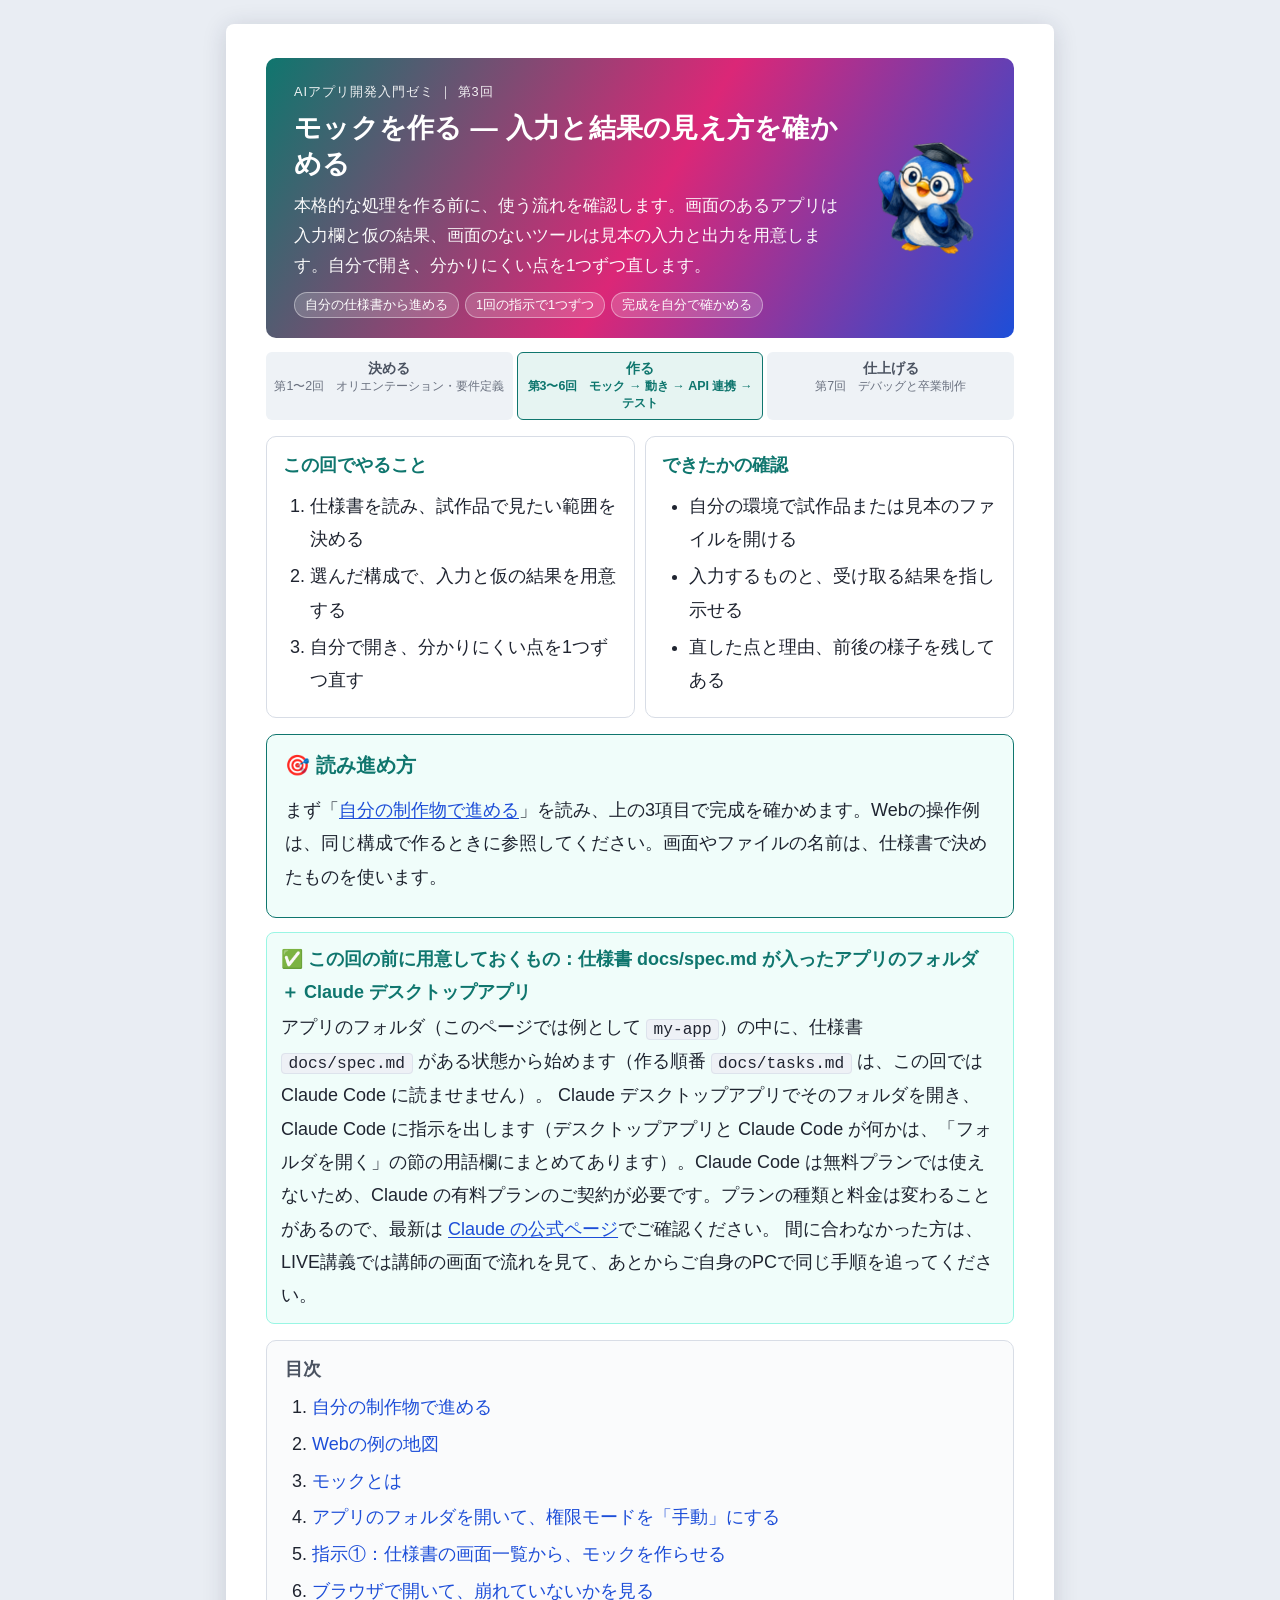
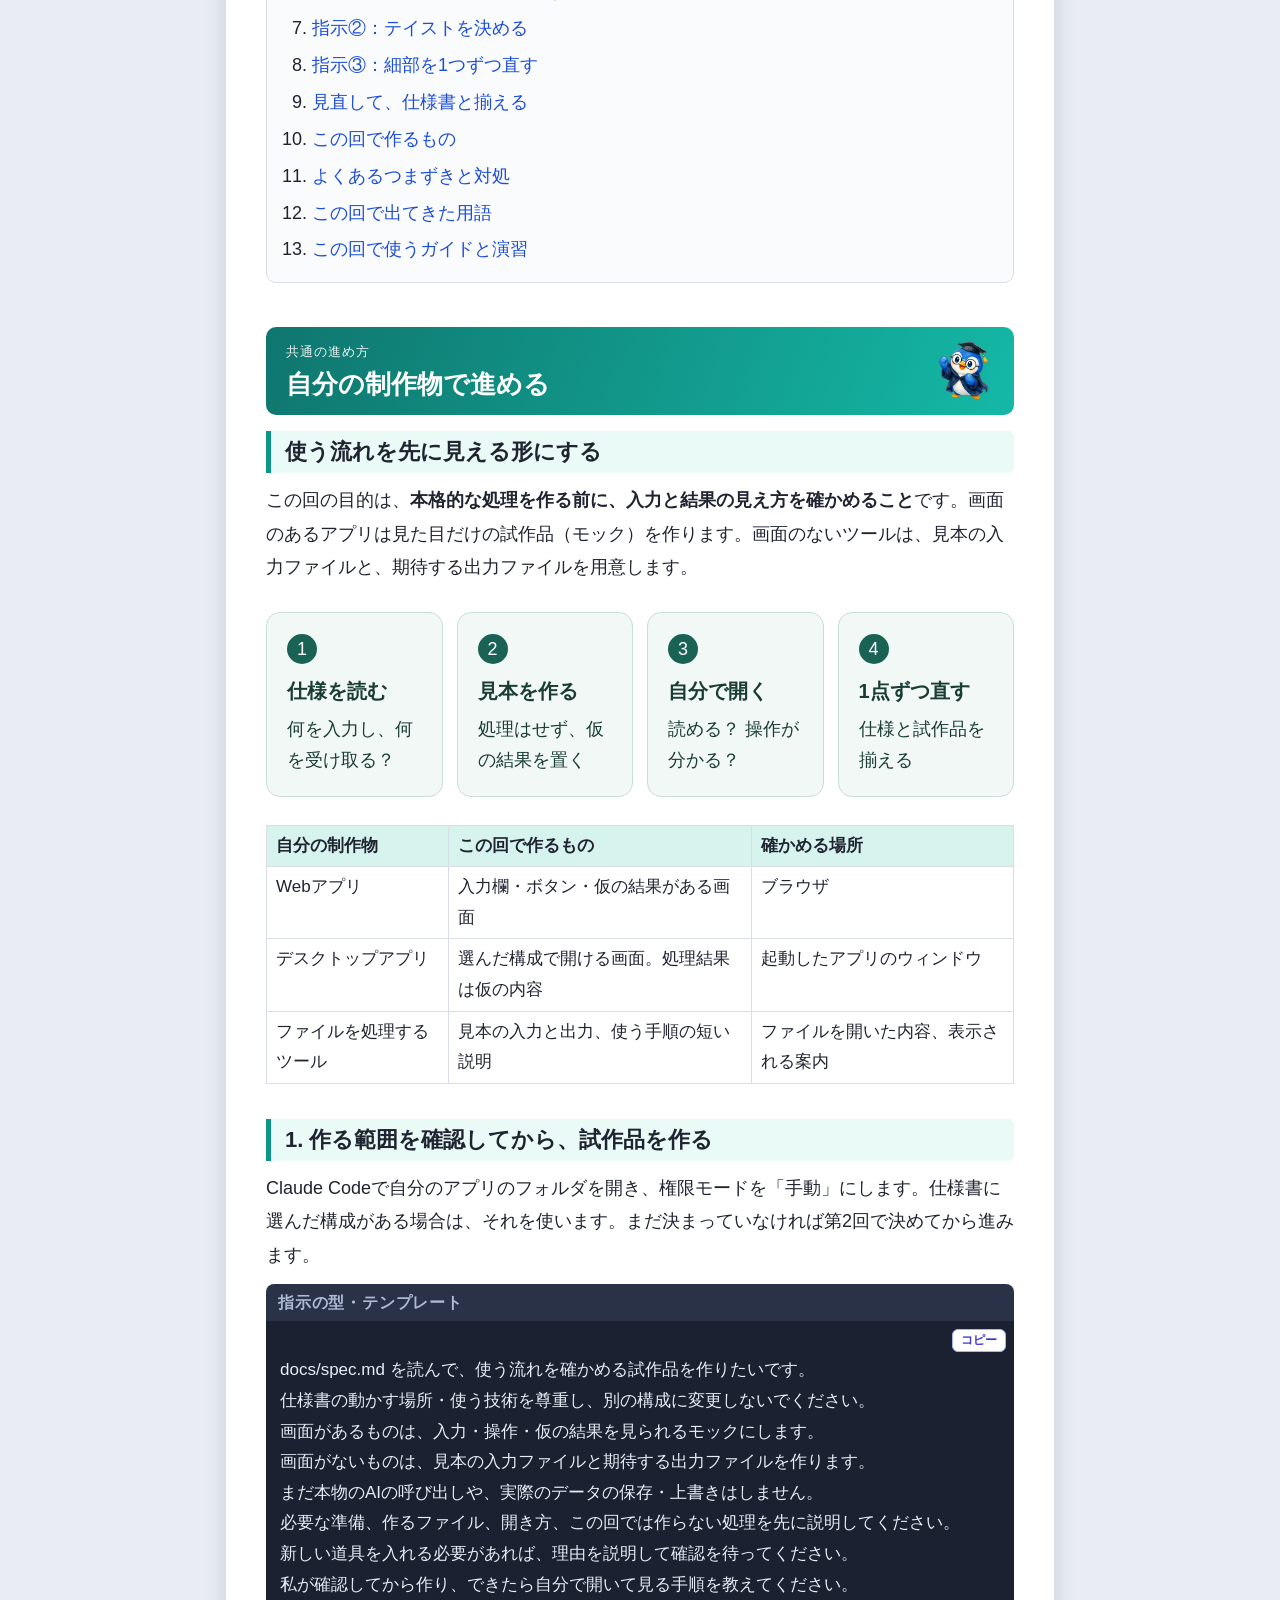
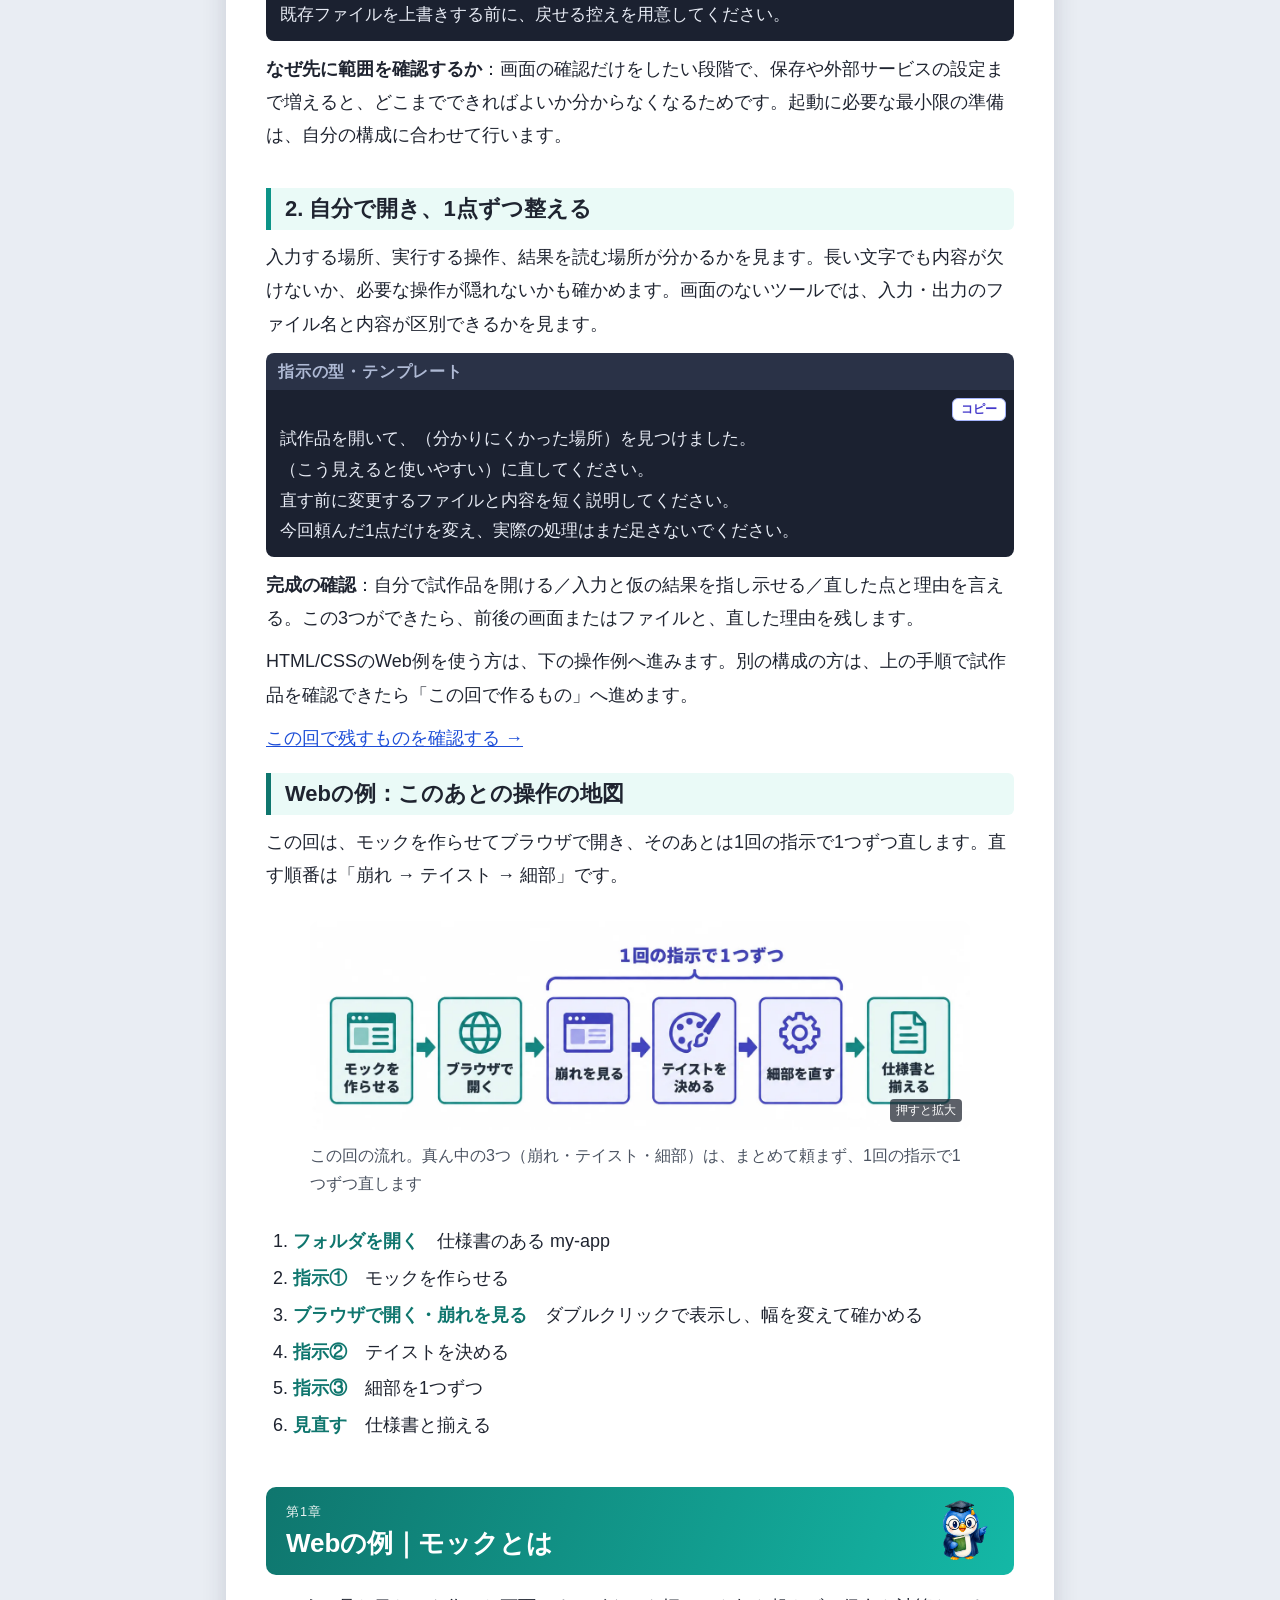
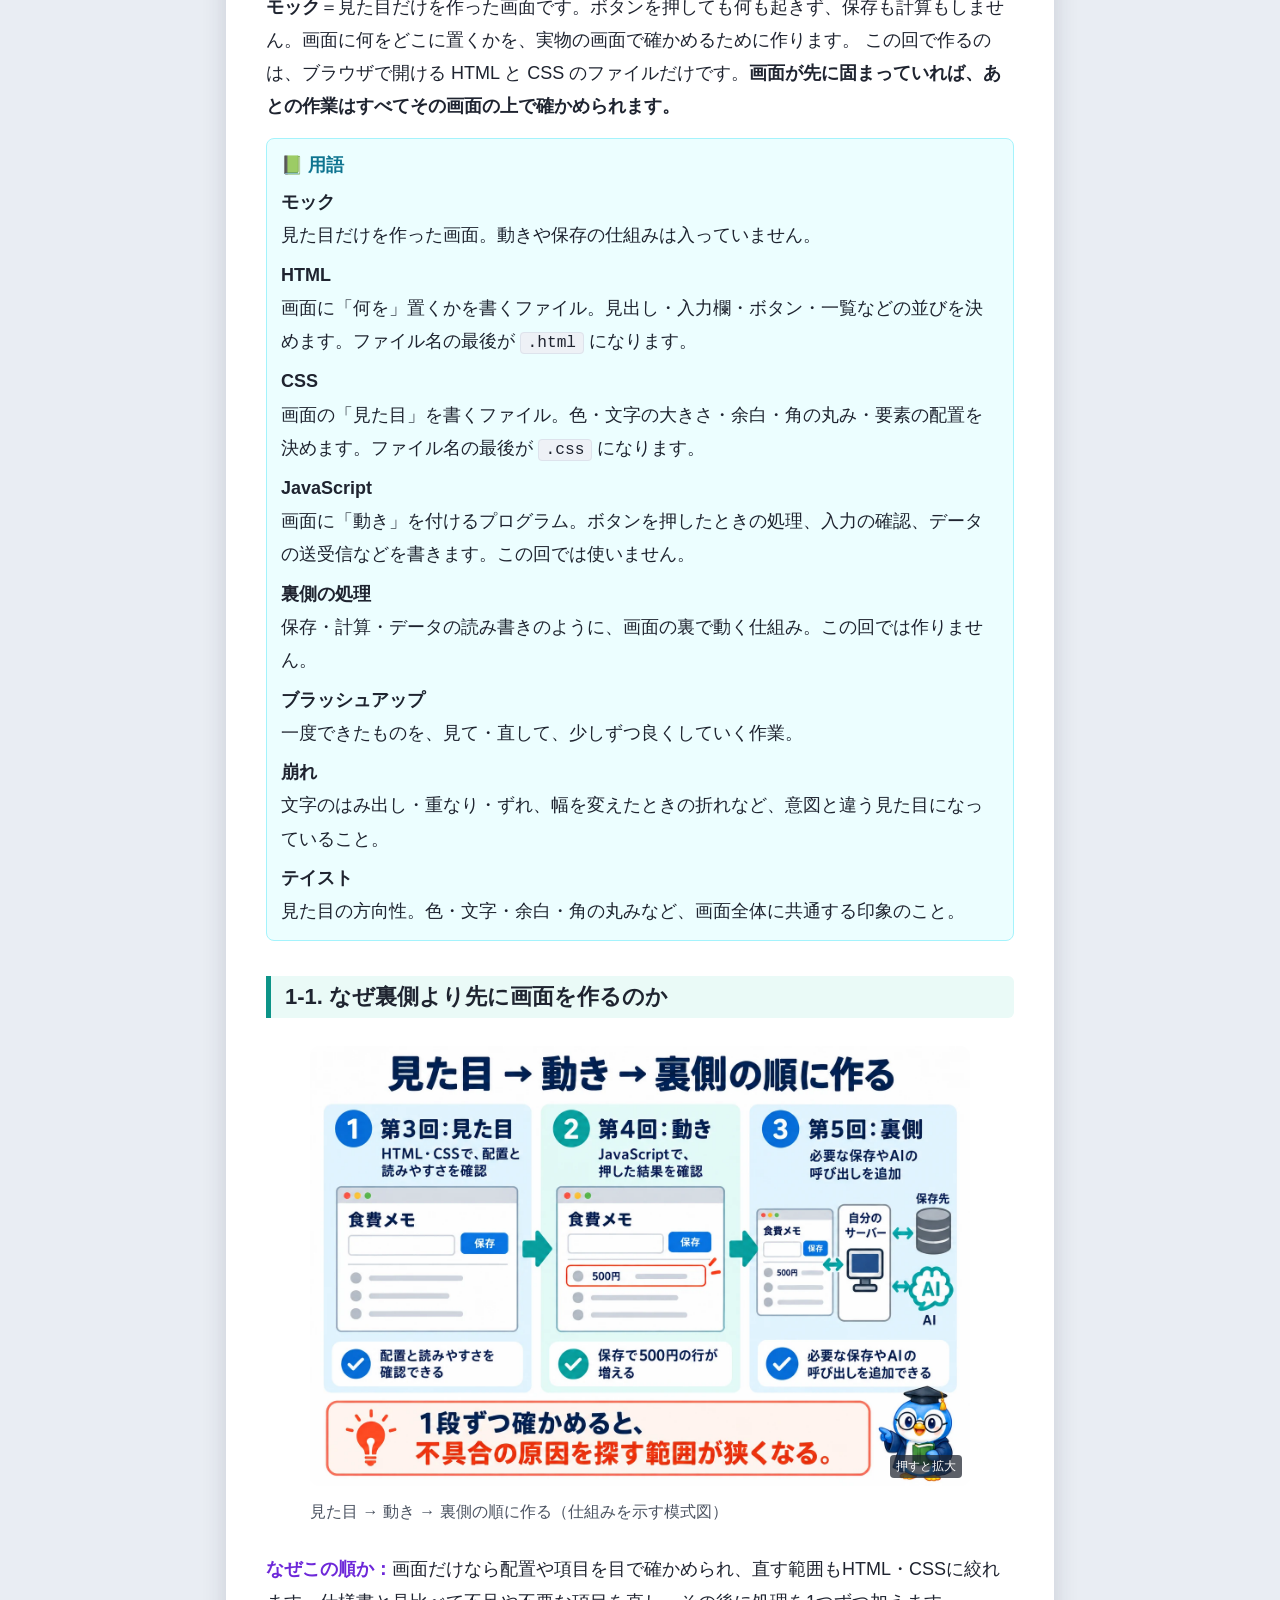
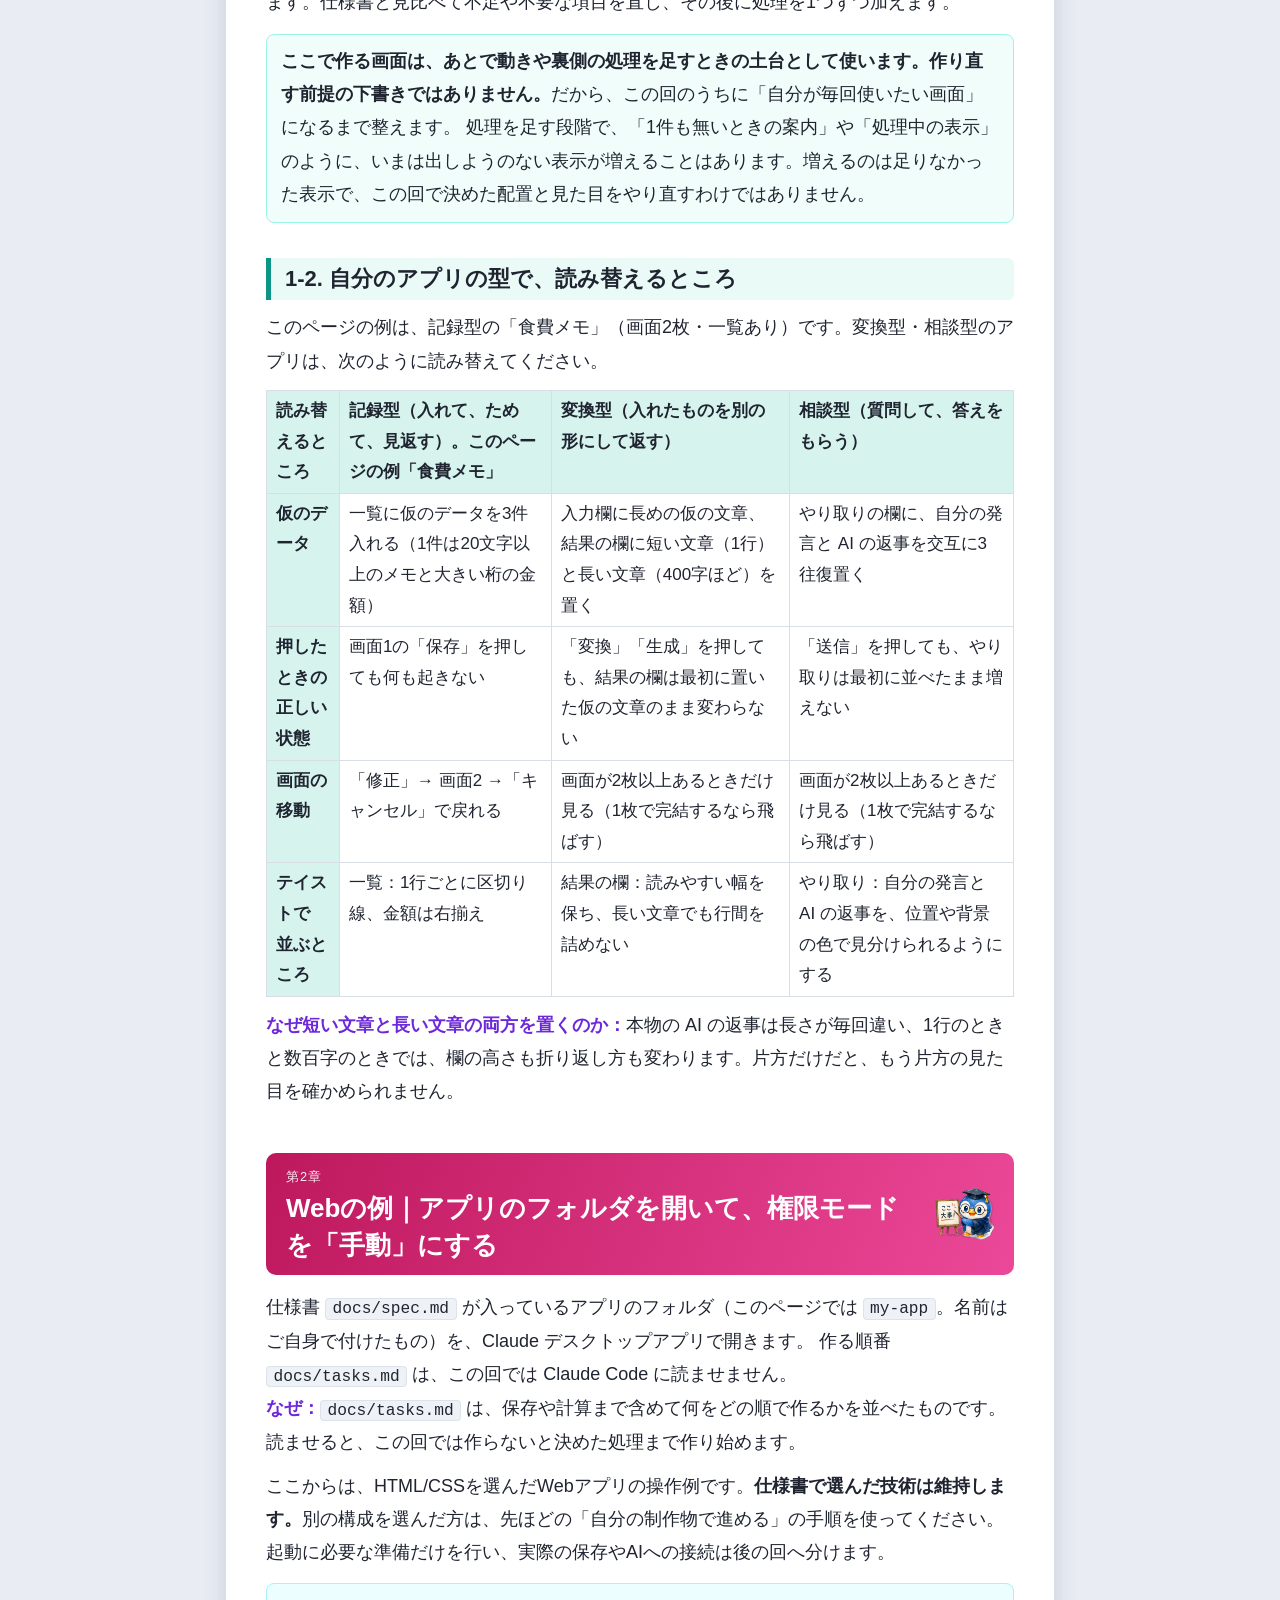
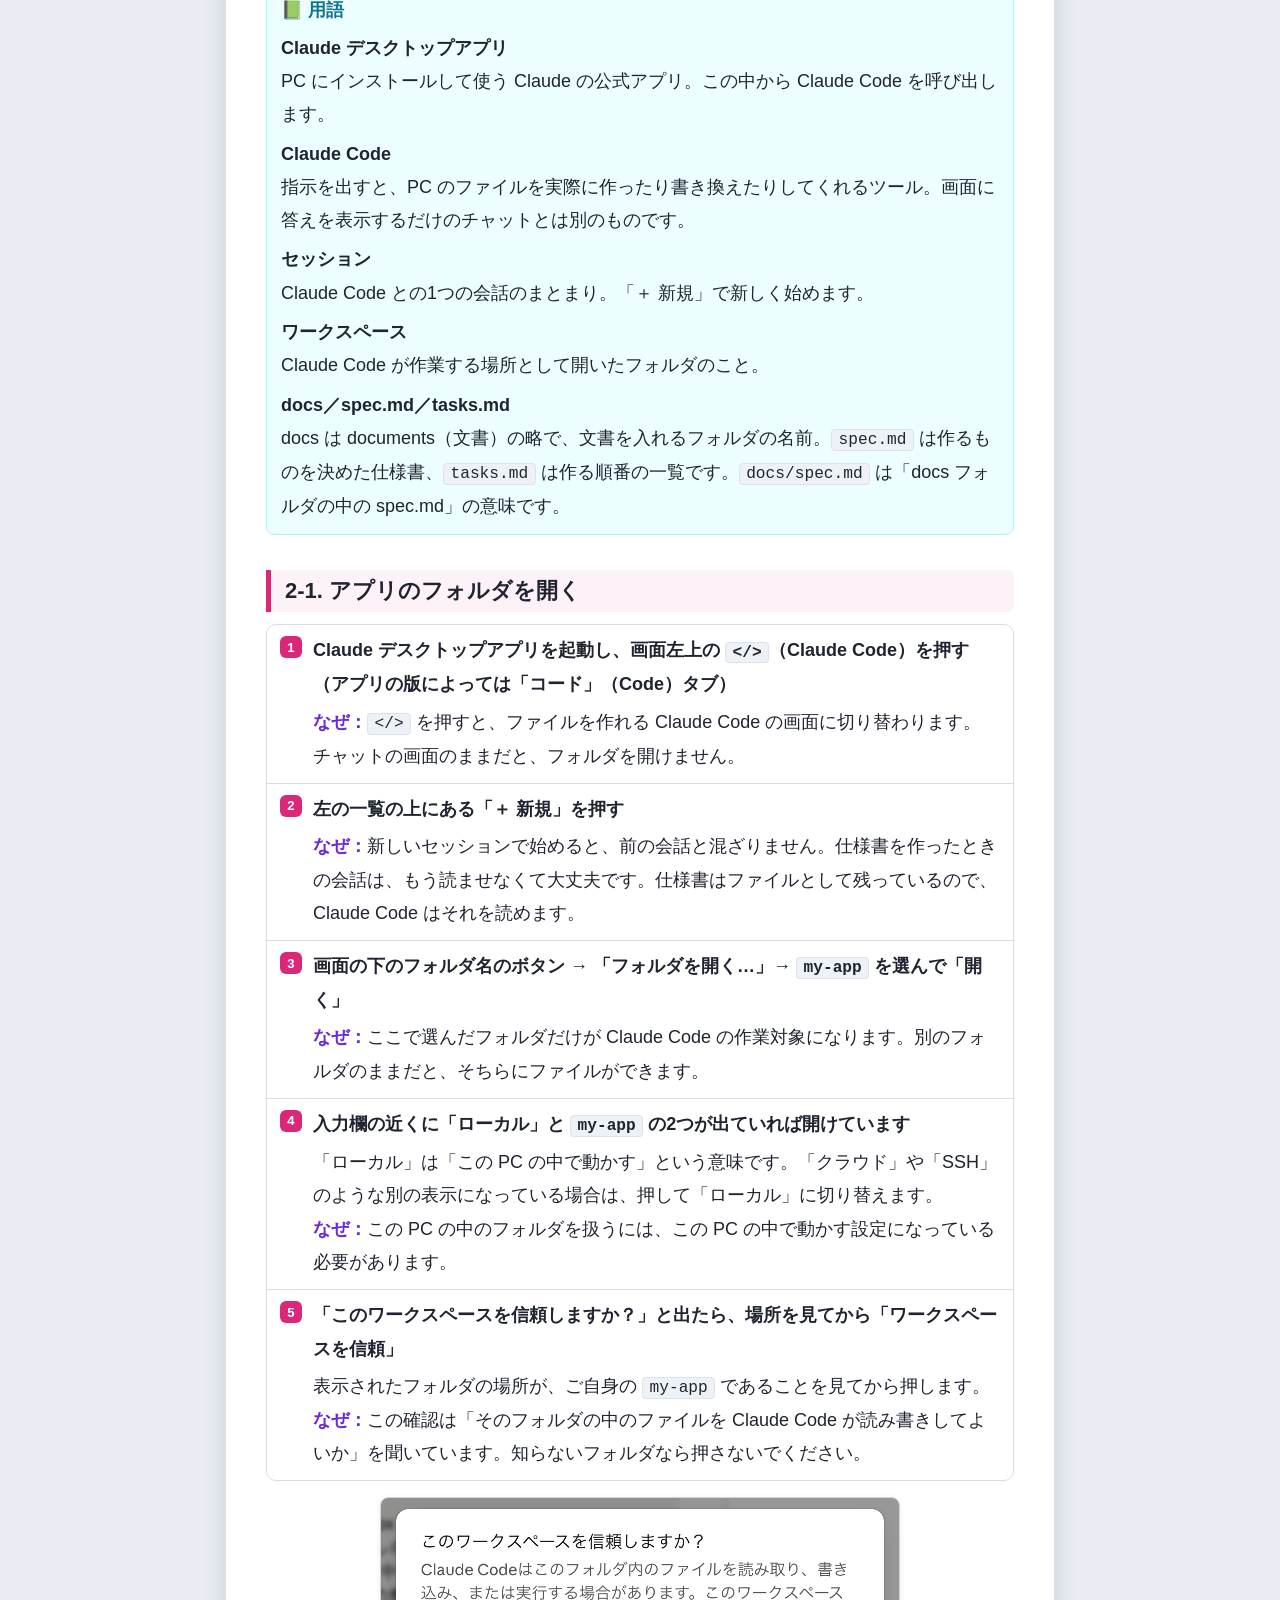
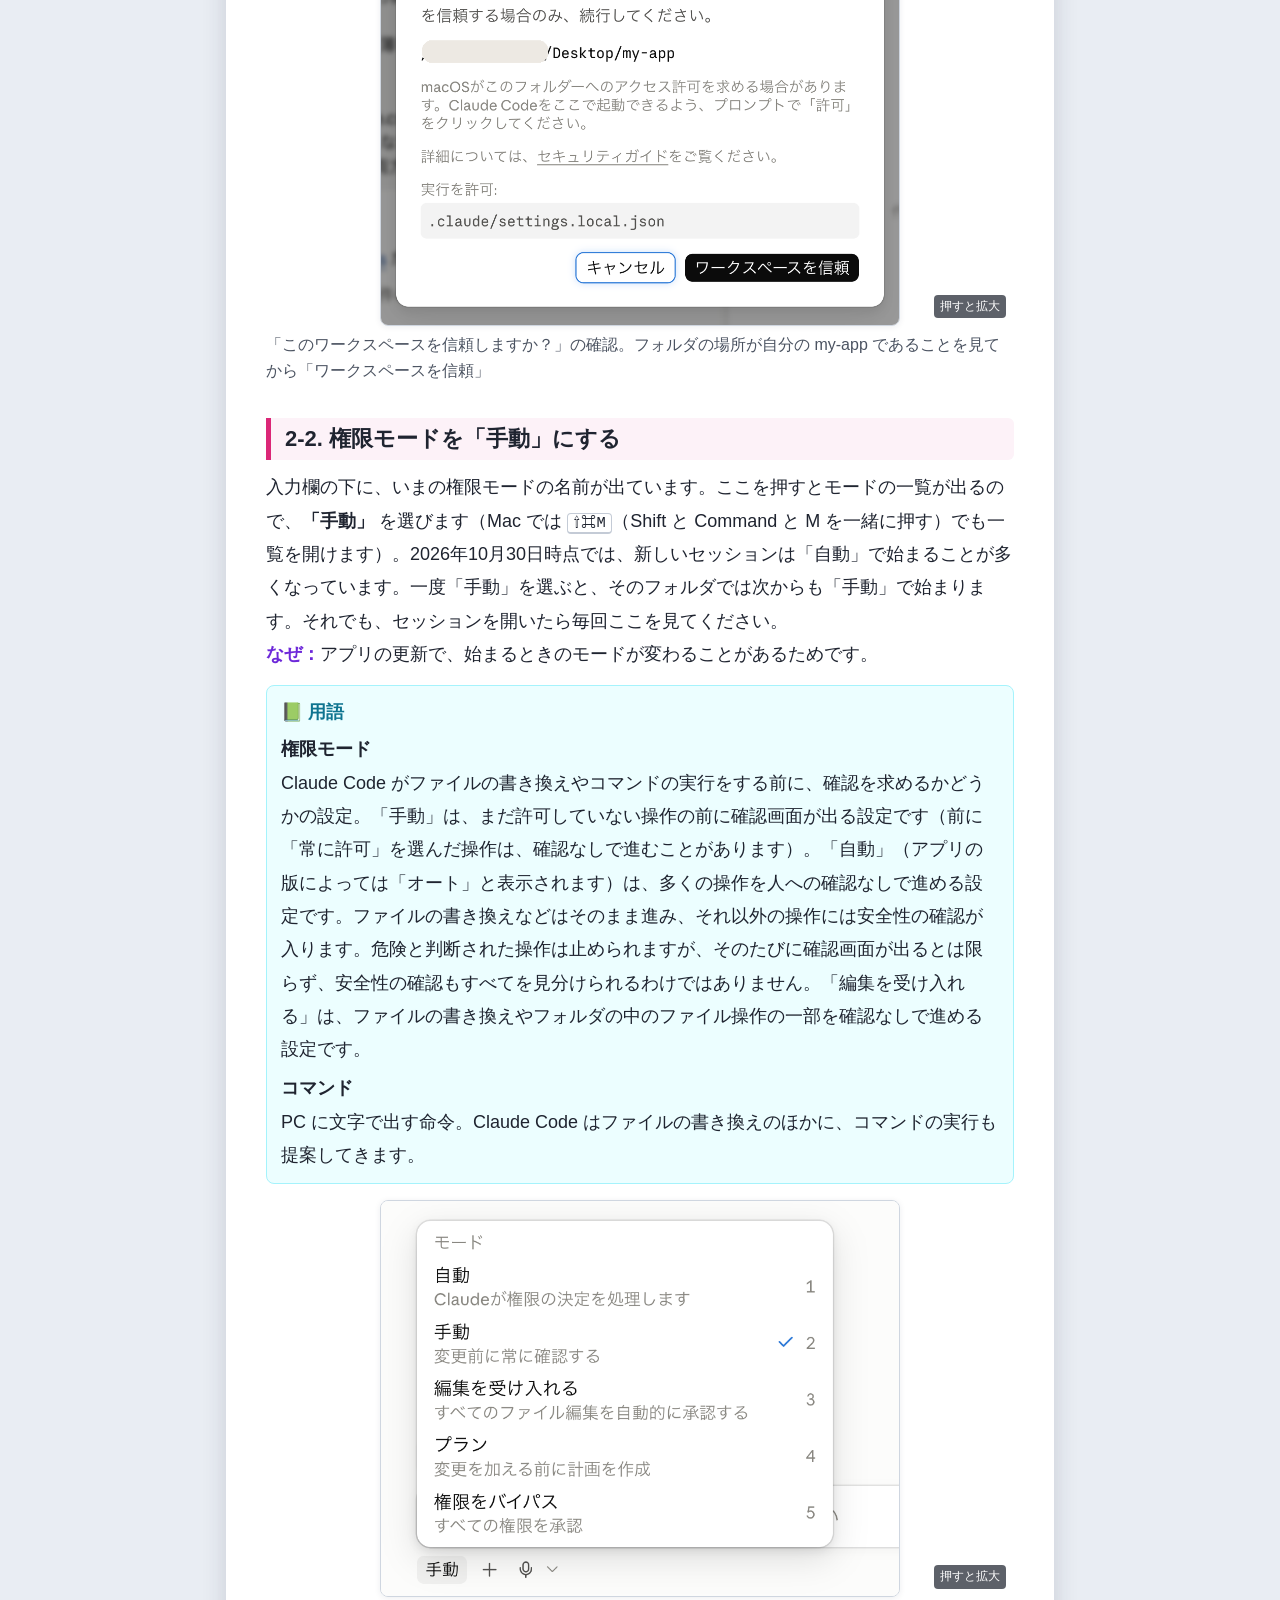
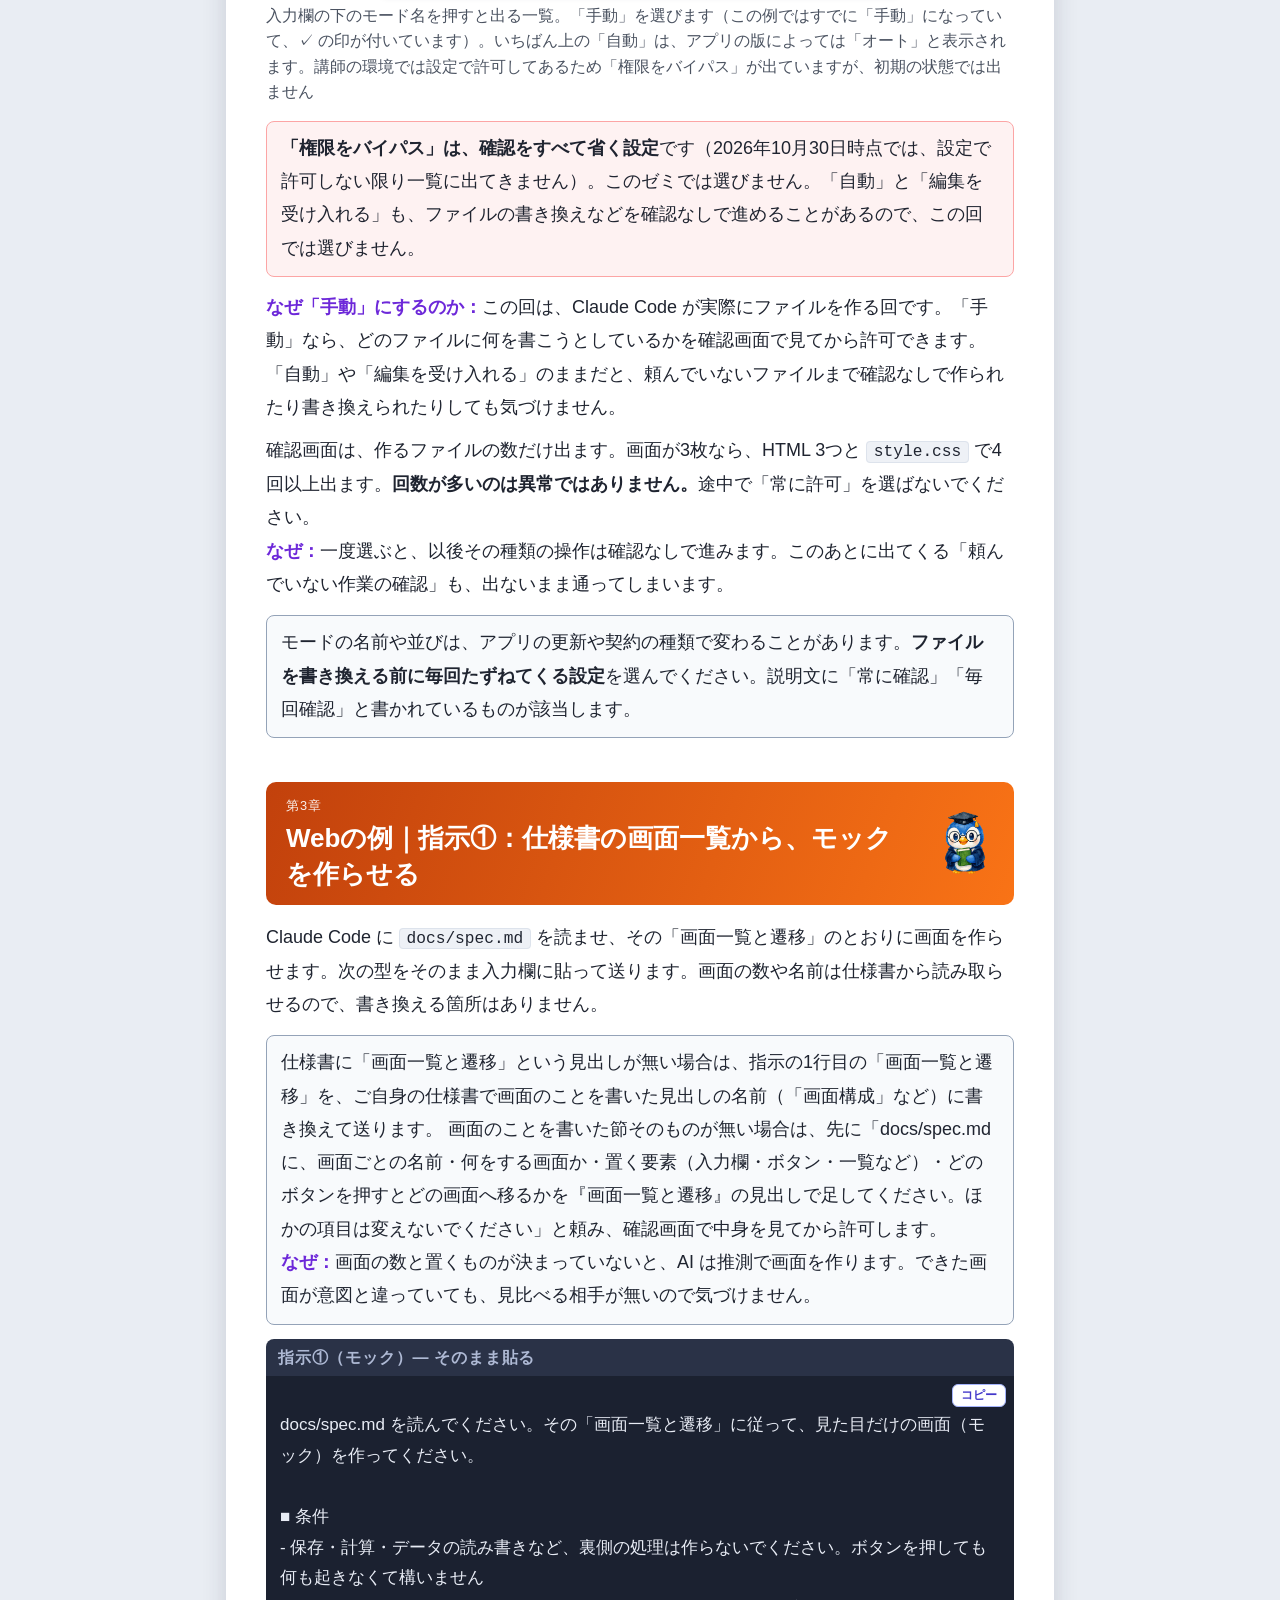
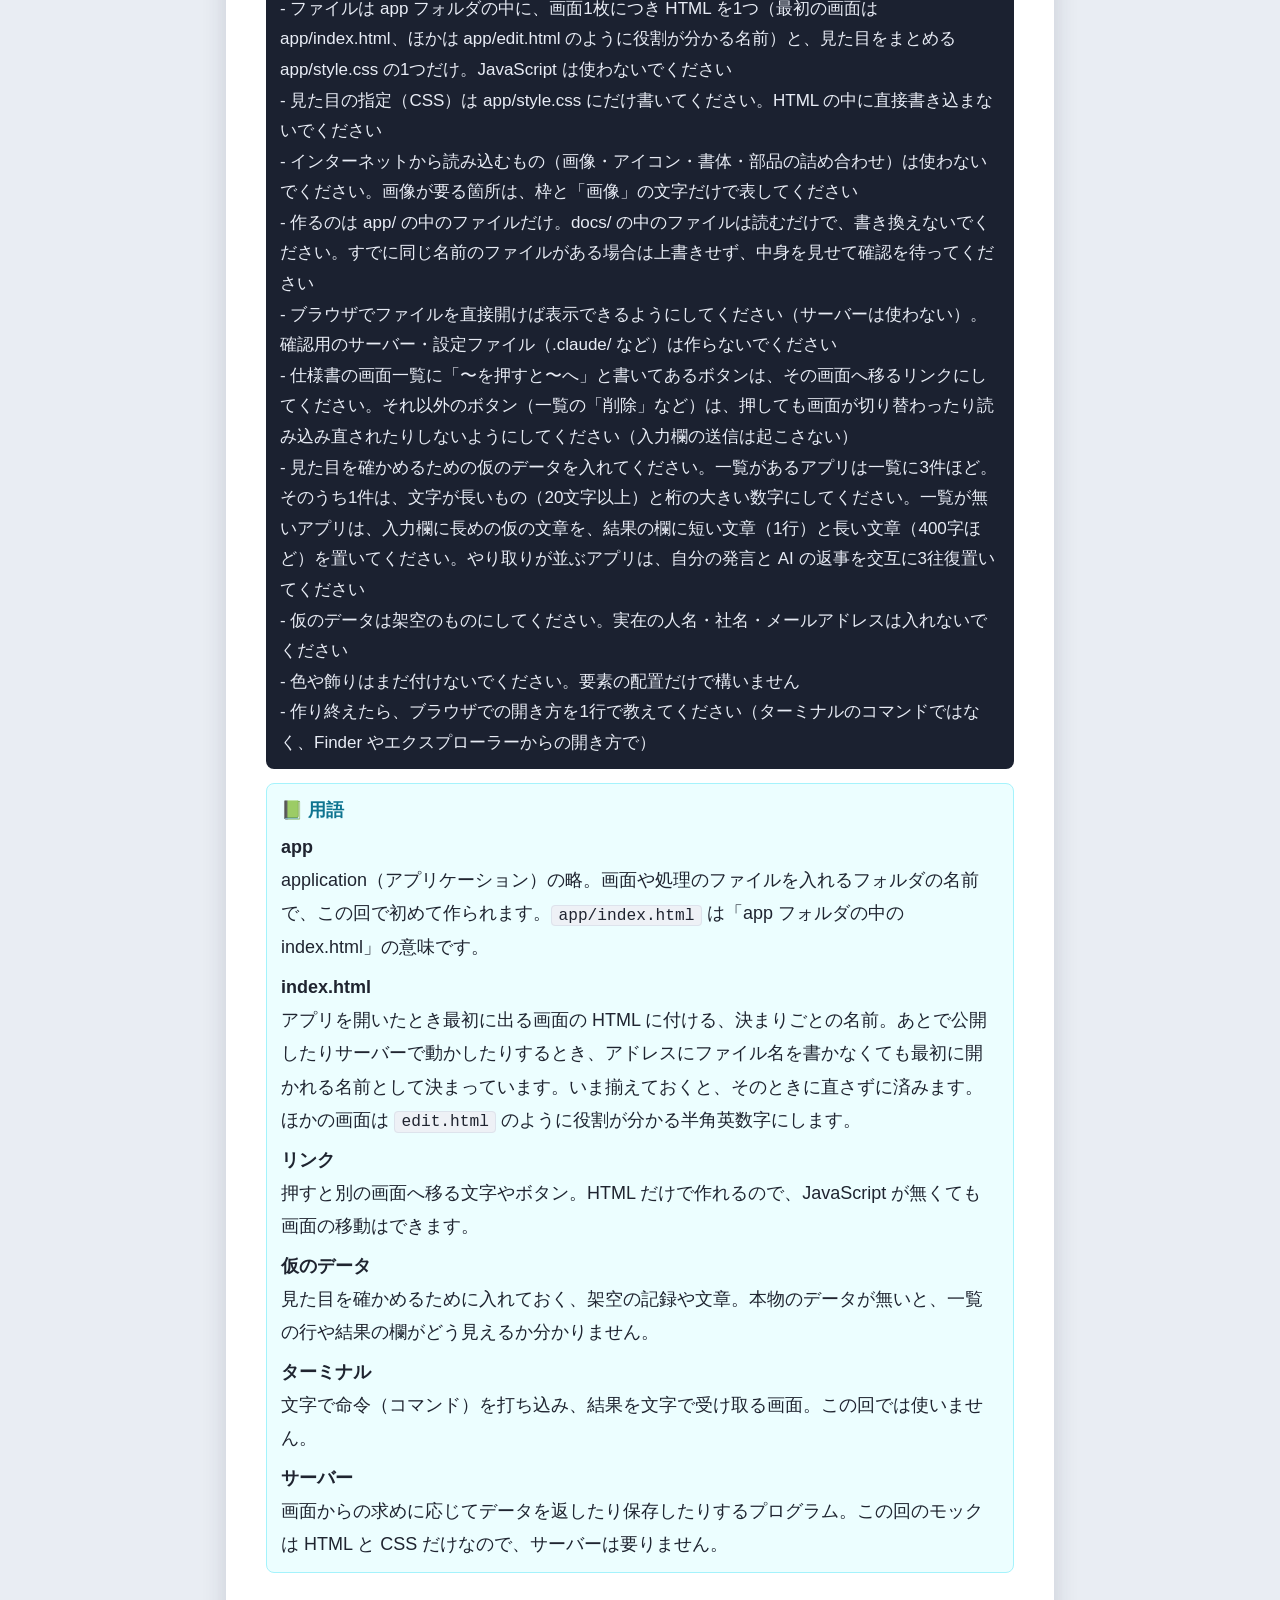
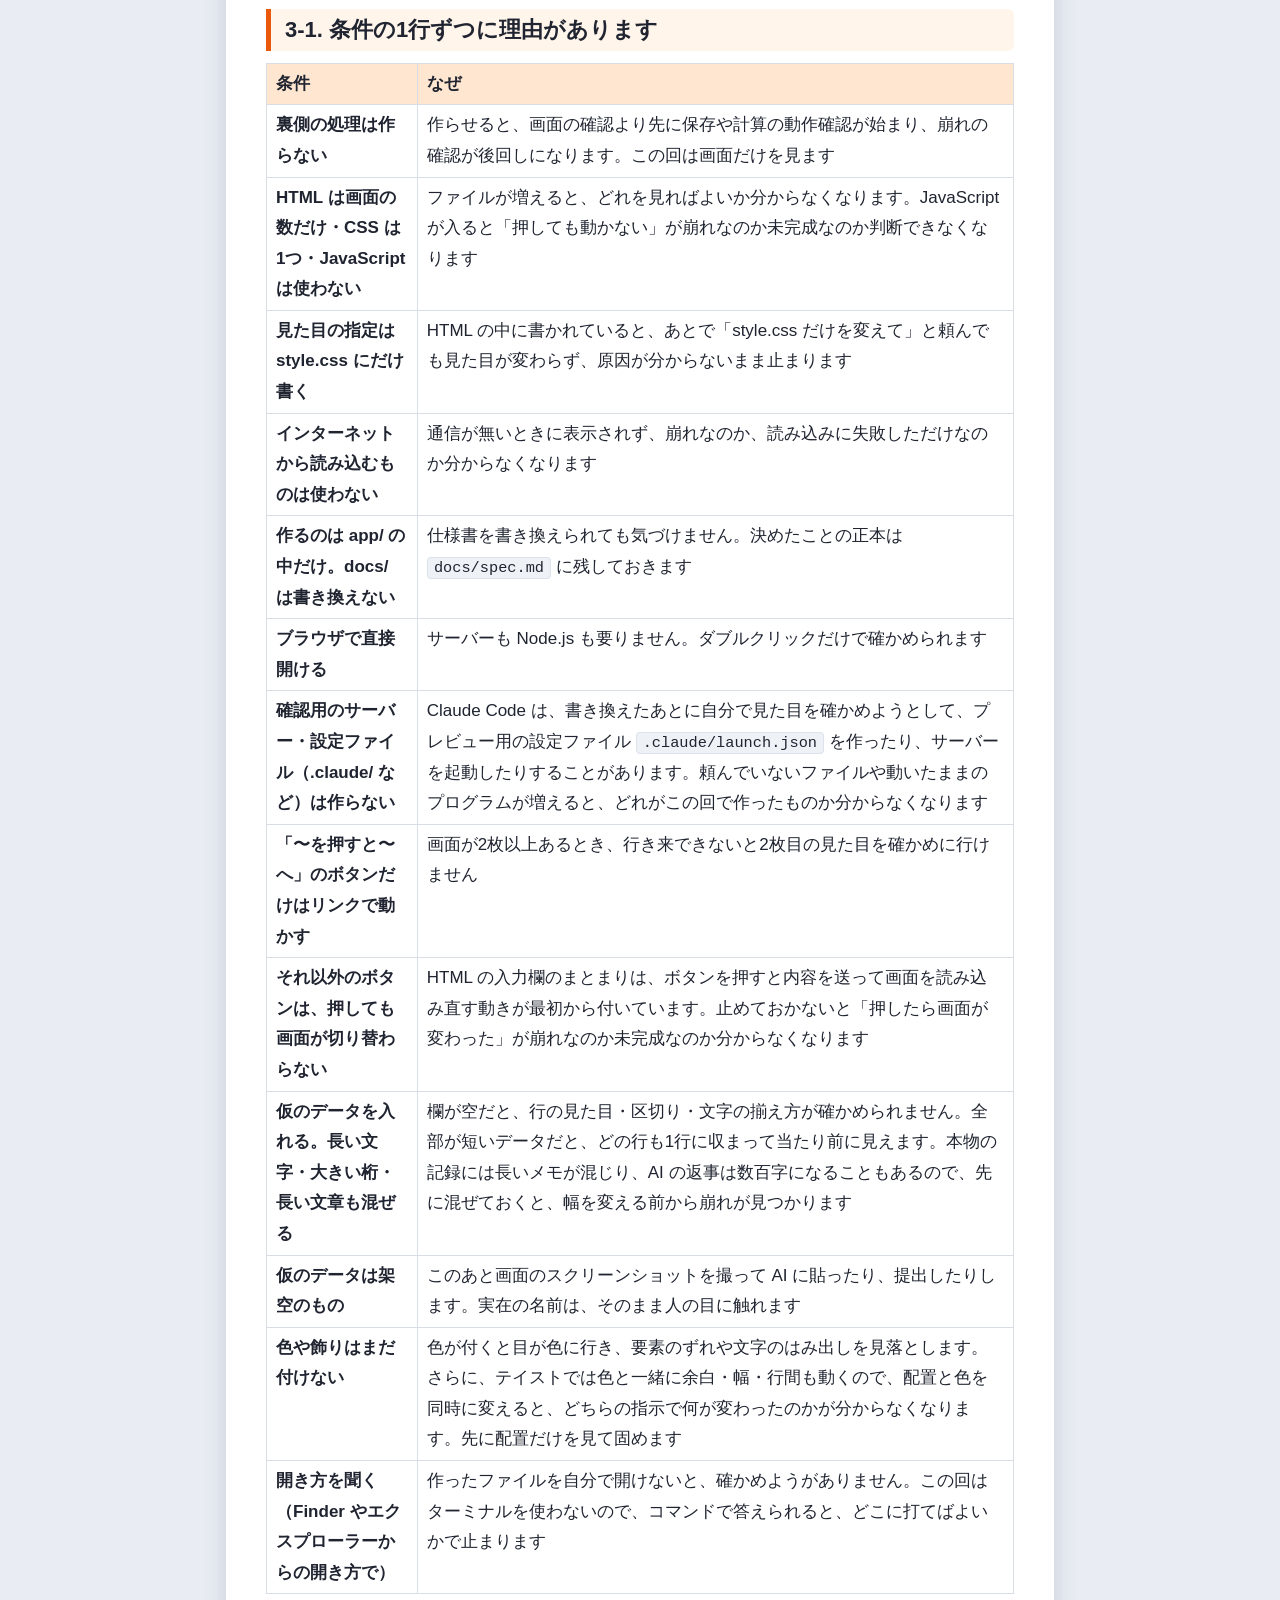
<file: lessons/lesson03/index.html>
<!DOCTYPE html>
<html lang="ja">
<head>
<meta charset="UTF-8">
<meta name="viewport" content="width=device-width, initial-scale=1">
<title>第3回 モックを作る ｜ AIアプリ開発入門ゼミ</title>
<meta name="description" content="第3回。本格的な処理を作る前に、使う流れを確認します。画面のあるアプリは入力欄と仮の結果、画面のないツールは見本の入力と出力を用意します。自分で開き、分かりにくい点を1つずつ直します。">
<link rel="stylesheet" href="../../assets/lesson.css?v=20261101-projects">
<script src="../../assets/site.js" defer></script>
</head>
<body class="lesson-visual-reading">
<div class="page">
<main class="sheet">

<section class="cover">
<div class="cover-band">
  <div class="cover-text">
    <div class="kicker">AIアプリ開発入門ゼミ ｜ 第3回</div>
    <h1>モックを作る ― 入力と結果の見え方を確かめる</h1>
    <div class="subtitle">本格的な処理を作る前に、使う流れを確認します。画面のあるアプリは入力欄と仮の結果、画面のないツールは見本の入力と出力を用意します。自分で開き、分かりにくい点を1つずつ直します。</div>
    <div class="chips"><span class="chip">自分の仕様書から進める</span><span class="chip">1回の指示で1つずつ</span><span class="chip">完成を自分で確かめる</span></div>
  </div>
  <img class="penguin penguin-cover" src="../../assets/penguins/penguin_cheering_both_wings.png" alt="">
</div>

<ol class="course-band band-3" aria-label="ゼミの中の位置">
  <li><b>決める</b>第1〜2回　オリエンテーション・要件定義</li>
  <li class="is-here"><b>作る</b>第3〜6回　モック → 動き → API 連携 → テスト</li>
  <li><b>仕上げる</b>第7回　デバッグと卒業制作</li>
</ol>

<div class="howto">
  <div><span class="howto-title">この回でやること</span><ol><li>仕様書を読み、試作品で見たい範囲を決める</li><li>選んだ構成で、入力と仮の結果を用意する</li><li>自分で開き、分かりにくい点を1つずつ直す</li></ol></div>
  <div><span class="howto-title">できたかの確認</span><ul><li>自分の環境で試作品または見本のファイルを開ける</li><li>入力するものと、受け取る結果を指し示せる</li><li>直した点と理由、前後の様子を残してある</li></ul></div>
</div>

<div class="goal"><span class="goal-title">🎯 読み進め方</span><p>まず「<a href="#your-project">自分の制作物で進める</a>」を読み、上の3項目で完成を確かめます。Webの操作例は、同じ構成で作るときに参照してください。画面やファイルの名前は、仕様書で決めたものを使います。</p></div>

<div class="box box-point"><span class="box-title">✅ この回の前に用意しておくもの：仕様書 docs/spec.md が入ったアプリのフォルダ ＋ Claude デスクトップアプリ</span>アプリのフォルダ（このページでは例として <code>my-app</code>）の中に、仕様書 <code>docs/spec.md</code> がある状態から始めます（作る順番 <code>docs/tasks.md</code> は、この回では Claude Code に読ませません）。 Claude デスクトップアプリでそのフォルダを開き、Claude Code に指示を出します（デスクトップアプリと Claude Code が何かは、「フォルダを開く」の節の用語欄にまとめてあります）。Claude Code は無料プランでは使えないため、Claude の有料プランのご契約が必要です。プランの種類と料金は変わることがあるので、最新は <a href="https://claude.com/pricing" target="_blank" rel="noopener">Claude の公式ページ</a>でご確認ください。 間に合わなかった方は、LIVE講義では講師の画面で流れを見て、あとからご自身のPCで同じ手順を追ってください。</div>

<nav class="toc" aria-label="目次">
  <span class="toc-title">目次</span>
  <ol>
    <li><a href="#your-project">自分の制作物で進める</a></li>
    <li><a href="#map">Webの例の地図</a></li>
    <li><a href="#what">モックとは</a></li>
    <li><a href="#open">アプリのフォルダを開いて、権限モードを「手動」にする</a></li>
    <li><a href="#mock">指示①：仕様書の画面一覧から、モックを作らせる</a></li>
    <li><a href="#check">ブラウザで開いて、崩れていないかを見る</a></li>
    <li><a href="#taste">指示②：テイストを決める</a></li>
    <li><a href="#detail">指示③：細部を1つずつ直す</a></li>
    <li><a href="#review">見直して、仕様書と揃える</a></li>
    <li><a href="#deliverables">この回で作るもの</a></li>
    <li><a href="#pitfalls">よくあるつまずきと対処</a></li>
    <li><a href="#glossary">この回で出てきた用語</a></li>
    <li><a href="#guides">この回で使うガイドと演習</a></li>
  </ol>
</nav>


</section>

<!-- BEGIN OWN PROJECT PATH -->
<section class="chapter ch-1 project-path" id="your-project">
<div class="chapter-head c-1"><div class="ch-text"><div class="ep">共通の進め方</div><h2>自分の制作物で進める</h2></div><img class="penguin penguin-ch" src="../../assets/penguins/penguin_cheering_both_wings.png" alt=""></div>
<h3>使う流れを先に見える形にする</h3>
<p>この回の目的は、<strong>本格的な処理を作る前に、入力と結果の見え方を確かめること</strong>です。画面のあるアプリは見た目だけの試作品（モック）を作ります。画面のないツールは、見本の入力ファイルと、期待する出力ファイルを用意します。</p>
<div class="flowmap"><div class="flow-step"><div class="f-ep">1</div><div class="f-name">仕様を読む</div><div class="f-meta">何を入力し、何を受け取る？</div></div><div class="flow-arrow">→</div><div class="flow-step"><div class="f-ep">2</div><div class="f-name">見本を作る</div><div class="f-meta">処理はせず、仮の結果を置く</div></div><div class="flow-arrow">→</div><div class="flow-step"><div class="f-ep">3</div><div class="f-name">自分で開く</div><div class="f-meta">読める？ 操作が分かる？</div></div><div class="flow-arrow">→</div><div class="flow-step"><div class="f-ep">4</div><div class="f-name">1点ずつ直す</div><div class="f-meta">仕様と試作品を揃える</div></div></div>
<div class="table-wrap" tabindex="0" role="region" aria-label="自分の制作物の進め方の表"><table><thead><tr><th>自分の制作物</th><th>この回で作るもの</th><th>確かめる場所</th></tr></thead><tbody><tr><td>Webアプリ</td><td>入力欄・ボタン・仮の結果がある画面</td><td>ブラウザ</td></tr><tr><td>デスクトップアプリ</td><td>選んだ構成で開ける画面。処理結果は仮の内容</td><td>起動したアプリのウィンドウ</td></tr><tr><td>ファイルを処理するツール</td><td>見本の入力と出力、使う手順の短い説明</td><td>ファイルを開いた内容、表示される案内</td></tr></tbody></table></div>
<h3>1. 作る範囲を確認してから、試作品を作る</h3>
<p>Claude Codeで自分のアプリのフォルダを開き、権限モードを「手動」にします。仕様書に選んだ構成がある場合は、それを使います。まだ決まっていなければ第2回で決めてから進みます。</p>
<span class="code-label">指示の型・テンプレート</span><pre class="prompt">docs/spec.md を読んで、使う流れを確かめる試作品を作りたいです。
仕様書の動かす場所・使う技術を尊重し、別の構成に変更しないでください。
画面があるものは、入力・操作・仮の結果を見られるモックにします。
画面がないものは、見本の入力ファイルと期待する出力ファイルを作ります。
まだ本物のAIの呼び出しや、実際のデータの保存・上書きはしません。
必要な準備、作るファイル、開き方、この回では作らない処理を先に説明してください。
新しい道具を入れる必要があれば、理由を説明して確認を待ってください。
私が確認してから作り、できたら自分で開いて見る手順を教えてください。
既存ファイルを上書きする前に、戻せる控えを用意してください。</pre>
<p><strong>なぜ先に範囲を確認するか</strong>：画面の確認だけをしたい段階で、保存や外部サービスの設定まで増えると、どこまでできればよいか分からなくなるためです。起動に必要な最小限の準備は、自分の構成に合わせて行います。</p>
<h3>2. 自分で開き、1点ずつ整える</h3>
<p>入力する場所、実行する操作、結果を読む場所が分かるかを見ます。長い文字でも内容が欠けないか、必要な操作が隠れないかも確かめます。画面のないツールでは、入力・出力のファイル名と内容が区別できるかを見ます。</p>
<span class="code-label">指示の型・テンプレート</span><pre class="prompt">試作品を開いて、（分かりにくかった場所）を見つけました。
（こう見えると使いやすい）に直してください。
直す前に変更するファイルと内容を短く説明してください。
今回頼んだ1点だけを変え、実際の処理はまだ足さないでください。</pre>
<p><strong>完成の確認</strong>：自分で試作品を開ける／入力と仮の結果を指し示せる／直した点と理由を言える。この3つができたら、前後の画面またはファイルと、直した理由を残します。</p>
<p>HTML/CSSのWeb例を使う方は、下の操作例へ進みます。別の構成の方は、上の手順で試作品を確認できたら「この回で作るもの」へ進めます。</p><p><a href="#deliverables">この回で残すものを確認する →</a></p>
</section>
<!-- END OWN PROJECT PATH -->

<div class="cover-map" id="map">
  <h3>Webの例：このあとの操作の地図</h3>
  <p>この回は、モックを作らせてブラウザで開き、そのあとは1回の指示で1つずつ直します。直す順番は「崩れ → テイスト → 細部」です。</p>
  <figure class="fig reading-map">
    <a class="zoom" href="../../assets/figs/l03_map.webp"><img src="../../assets/figs/l03_map.webp" alt="左から右へ6つの箱。モックを作らせる → ブラウザで開く → 崩れを見る → テイストを決める → 細部を直す → 仕様書と揃える。真ん中の3つの上に「1回の指示で1つずつ」の帯" width="1536" height="488"><span class="map-link">全体図を画像で開く ↗</span></a>
    <figcaption>この回の流れ。真ん中の3つ（崩れ・テイスト・細部）は、まとめて頼まず、1回の指示で1つずつ直します</figcaption>
  </figure>
  <ol class="route">
    <li><a href="#open"><b>フォルダを開く</b></a>　仕様書のある my-app</li>
    <li><a href="#mock"><b>指示①</b></a>　モックを作らせる</li>
    <li><a href="#check"><b>ブラウザで開く・崩れを見る</b></a>　ダブルクリックで表示し、幅を変えて確かめる</li>
    <li><a href="#taste"><b>指示②</b></a>　テイストを決める</li>
    <li><a href="#detail"><b>指示③</b></a>　細部を1つずつ</li>
    <li><a href="#review"><b>見直す</b></a>　仕様書と揃える</li>
  </ol>
</div>
<section class="chapter ch-1" id="what">
  <div class="chapter-head c-1">
    <div class="ch-text">
      <div class="ep">第1章</div>
      <h2>Webの例｜モックとは</h2>
    </div>
    <img class="penguin penguin-ch" src="../../assets/penguins/penguin_pointing.png" alt="">
  </div>
    <p>
      <strong>モック</strong>＝見た目だけを作った画面です。ボタンを押しても何も起きず、保存も計算もしません。画面に何をどこに置くかを、実物の画面で確かめるために作ります。
      この回で作るのは、ブラウザで開ける HTML と CSS のファイルだけです。<strong>画面が先に固まっていれば、あとの作業はすべてその画面の上で確かめられます。</strong>
    </p>
    <div class="box box-term"><span class="box-title">📗 用語</span><dl>
        <dt>モック</dt><dd>見た目だけを作った画面。動きや保存の仕組みは入っていません。</dd>
        <dt>HTML</dt><dd>画面に「何を」置くかを書くファイル。見出し・入力欄・ボタン・一覧などの並びを決めます。ファイル名の最後が <code>.html</code> になります。</dd>
        <dt>CSS</dt><dd>画面の「見た目」を書くファイル。色・文字の大きさ・余白・角の丸み・要素の配置を決めます。ファイル名の最後が <code>.css</code> になります。</dd>
        <dt>JavaScript</dt><dd>画面に「動き」を付けるプログラム。ボタンを押したときの処理、入力の確認、データの送受信などを書きます。この回では使いません。</dd>
        <dt>裏側の処理</dt><dd>保存・計算・データの読み書きのように、画面の裏で動く仕組み。この回では作りません。</dd>
        <dt>ブラッシュアップ</dt><dd>一度できたものを、見て・直して、少しずつ良くしていく作業。</dd>
        <dt>崩れ</dt><dd>文字のはみ出し・重なり・ずれ、幅を変えたときの折れなど、意図と違う見た目になっていること。</dd>
        <dt>テイスト</dt><dd>見た目の方向性。色・文字・余白・角の丸みなど、画面全体に共通する印象のこと。</dd>
      </dl></div>
<h3>1-1. なぜ裏側より先に画面を作るのか</h3><figure class="fig lv-diagram" data-diagram="l03_layers"><a class="zoom lv-image" href="../../assets/figs/lessons01-05/l03_layers.webp"><img src="../../assets/figs/lessons01-05/l03_layers.webp" alt="見た目 → 動き → 裏側の順に作る。第3回：見た目：HTML・CSSで、配置と読みやすさを確認。第4回：動き：JavaScriptで、押した結果を確認。第5回：裏側：必要な保存やAIの呼び出しを追加。1段ずつ確かめると、不具合の原因を探す範囲が狭くなる。" width="1536" height="1024" loading="lazy"></a><div class="lv-mobile"><p class="lv-title">見た目 → 動き → 裏側の順に作る</p><ol class="lv-flow"><li><span class="lv-step" aria-hidden="true">1</span><div><strong>第3回：見た目</strong><p>HTML・CSSで、配置と読みやすさを確認</p></div></li><li><span class="lv-step" aria-hidden="true">2</span><div><strong>第4回：動き</strong><p>JavaScriptで、押した結果を確認</p></div></li><li><span class="lv-step" aria-hidden="true">3</span><div><strong>第5回：裏側</strong><p>必要な保存やAIの呼び出しを追加</p></div></li></ol><p class="lv-note">1段ずつ確かめると、不具合の原因を探す範囲が狭くなる。</p><a class="lv-original" href="../../assets/figs/lessons01-05/l03_layers.webp">図解を画像で開く ↗</a></div><figcaption>見た目 → 動き → 裏側の順に作る（仕組みを示す模式図）</figcaption></figure><p><span class="why">なぜこの順か：</span>画面だけなら配置や項目を目で確かめられ、直す範囲もHTML・CSSに絞れます。仕様書と見比べて不足や不要な項目を直し、その後に処理を1つずつ加えます。</p><div class="box box-point"><strong>ここで作る画面は、あとで動きや裏側の処理を足すときの土台として使います。作り直す前提の下書きではありません。</strong>だから、この回のうちに「自分が毎回使いたい画面」になるまで整えます。
      処理を足す段階で、「1件も無いときの案内」や「処理中の表示」のように、いまは出しようのない表示が増えることはあります。増えるのは足りなかった表示で、この回で決めた配置と見た目をやり直すわけではありません。</div>


    <h3>1-2. 自分のアプリの型で、読み替えるところ</h3>
    <p>このページの例は、記録型の「食費メモ」（画面2枚・一覧あり）です。変換型・相談型のアプリは、次のように読み替えてください。</p>
    <div class="table-wrap" tabindex="0" role="region" aria-label="記録型・変換型・相談型 の読み替えの表">
      <table>
        <thead><tr><th>読み替えるところ</th><th>記録型（入れて、ためて、見返す）。このページの例「食費メモ」</th><th>変換型（入れたものを別の形にして返す）</th><th>相談型（質問して、答えをもらう）</th></tr></thead>
        <tbody>
          <tr><th scope="row">仮のデータ</th><td>一覧に仮のデータを3件入れる（1件は20文字以上のメモと大きい桁の金額）</td><td>入力欄に長めの仮の文章、結果の欄に短い文章（1行）と長い文章（400字ほど）を置く</td><td>やり取りの欄に、自分の発言と AI の返事を交互に3往復置く</td></tr>
          <tr><th scope="row">押したときの<br>正しい状態</th><td>画面1の「保存」を押しても何も起きない</td><td>「変換」「生成」を押しても、結果の欄は最初に置いた仮の文章のまま変わらない</td><td>「送信」を押しても、やり取りは最初に並べたまま増えない</td></tr>
          <tr><th scope="row">画面の移動</th><td>「修正」→ 画面2 →「キャンセル」で戻れる</td><td>画面が2枚以上あるときだけ見る（1枚で完結するなら飛ばす）</td><td>画面が2枚以上あるときだけ見る（1枚で完結するなら飛ばす）</td></tr>
          <tr><th scope="row">テイストで<br>並ぶところ</th><td>一覧：1行ごとに区切り線、金額は右揃え</td><td>結果の欄：読みやすい幅を保ち、長い文章でも行間を詰めない</td><td>やり取り：自分の発言と AI の返事を、位置や背景の色で見分けられるようにする</td></tr>
        </tbody>
      </table>
    </div>
    <p><span class="why">なぜ短い文章と長い文章の両方を置くのか：</span>本物の AI の返事は長さが毎回違い、1行のときと数百字のときでは、欄の高さも折り返し方も変わります。片方だけだと、もう片方の見た目を確かめられません。</p>

</section>
<section class="chapter ch-2" id="open">
  <div class="chapter-head c-2">
    <div class="ch-text">
      <div class="ep">第2章</div>
      <h2>Webの例｜アプリのフォルダを開いて、権限モードを「手動」にする</h2>
    </div>
    <img class="penguin penguin-ch" src="../../assets/penguins/penguin_koko_daiji_board.png" alt="">
  </div>
    <p>
      仕様書 <code>docs/spec.md</code> が入っているアプリのフォルダ（このページでは <code>my-app</code>。名前はご自身で付けたもの）を、Claude デスクトップアプリで開きます。
      作る順番 <code>docs/tasks.md</code> は、この回では Claude Code に読ませません。<br><span class="why">なぜ：</span><code>docs/tasks.md</code> は、保存や計算まで含めて何をどの順で作るかを並べたものです。読ませると、この回では作らないと決めた処理まで作り始めます。
    </p>
    <p>ここからは、HTML/CSSを選んだWebアプリの操作例です。<strong>仕様書で選んだ技術は維持します。</strong>別の構成を選んだ方は、先ほどの「自分の制作物で進める」の手順を使ってください。起動に必要な準備だけを行い、実際の保存やAIへの接続は後の回へ分けます。</p>
    <div class="box box-term"><span class="box-title">📗 用語</span><dl>
        <dt>Claude デスクトップアプリ</dt><dd>PC にインストールして使う Claude の公式アプリ。この中から Claude Code を呼び出します。</dd>
        <dt>Claude Code</dt><dd>指示を出すと、PC のファイルを実際に作ったり書き換えたりしてくれるツール。画面に答えを表示するだけのチャットとは別のものです。</dd>
        <dt>セッション</dt><dd>Claude Code との1つの会話のまとまり。「＋ 新規」で新しく始めます。</dd>
        <dt>ワークスペース</dt><dd>Claude Code が作業する場所として開いたフォルダのこと。</dd>
        <dt>docs／spec.md／tasks.md</dt><dd>docs は documents（文書）の略で、文書を入れるフォルダの名前。<code>spec.md</code> は作るものを決めた仕様書、<code>tasks.md</code> は作る順番の一覧です。<code>docs/spec.md</code> は「docs フォルダの中の spec.md」の意味です。</dd>
      </dl></div>

    <h3>2-1. アプリのフォルダを開く</h3>
    <ol class="steps">
      <li><p class="step-title">Claude デスクトップアプリを起動し、画面左上の <code>&lt;/&gt;</code>（Claude Code）を押す（アプリの版によっては「コード」（Code）タブ）</p><p><span class="why">なぜ：</span><code>&lt;/&gt;</code> を押すと、ファイルを作れる Claude Code の画面に切り替わります。チャットの画面のままだと、フォルダを開けません。</p></li>
      <li><p class="step-title">左の一覧の上にある「＋ 新規」を押す</p><p><span class="why">なぜ：</span>新しいセッションで始めると、前の会話と混ざりません。仕様書を作ったときの会話は、もう読ませなくて大丈夫です。仕様書はファイルとして残っているので、Claude Code はそれを読めます。</p></li>
      <li><p class="step-title">画面の下のフォルダ名のボタン → 「フォルダを開く…」→ <code>my-app</code> を選んで「開く」</p><p><span class="why">なぜ：</span>ここで選んだフォルダだけが Claude Code の作業対象になります。別のフォルダのままだと、そちらにファイルができます。</p></li>
      <li><p class="step-title">入力欄の近くに「ローカル」と <code>my-app</code> の2つが出ていれば開けています</p><p>「ローカル」は「この PC の中で動かす」という意味です。「クラウド」や「SSH」のような別の表示になっている場合は、押して「ローカル」に切り替えます。<br><span class="why">なぜ：</span>この PC の中のフォルダを扱うには、この PC の中で動かす設定になっている必要があります。</p></li>
      <li><p class="step-title">「このワークスペースを信頼しますか？」と出たら、場所を見てから「ワークスペースを信頼」</p><p>表示されたフォルダの場所が、ご自身の <code>my-app</code> であることを見てから押します。<br><span class="why">なぜ：</span>この確認は「そのフォルダの中のファイルを Claude Code が読み書きしてよいか」を聞いています。知らないフォルダなら押さないでください。</p></li>
    </ol>
    <figure class="shot narrow">
      <a class="zoom" href="../../assets/images/lesson03/r3_app_trust.png"><img src="../../assets/images/lesson03/r3_app_trust.png" alt="「このワークスペースを信頼しますか？」の確認画面。フォルダの場所と「ワークスペースを信頼」ボタンがある" loading="lazy" data-taken="2026-09-07" title="撮影 2026年9月"></a>
      <figcaption>「このワークスペースを信頼しますか？」の確認。フォルダの場所が自分の my-app であることを見てから「ワークスペースを信頼」</figcaption>
    </figure>

    <h3>2-2. 権限モードを「手動」にする</h3>
    <p>入力欄の下に、いまの権限モードの名前が出ています。ここを押すとモードの一覧が出るので、<strong>「手動」</strong> を選びます（Mac では <kbd>⇧⌘M</kbd>（Shift と Command と M を一緒に押す）でも一覧を開けます）。2026年10月30日時点では、新しいセッションは「自動」で始まることが多くなっています。一度「手動」を選ぶと、そのフォルダでは次からも「手動」で始まります。それでも、セッションを開いたら毎回ここを見てください。<br><span class="why">なぜ：</span>アプリの更新で、始まるときのモードが変わることがあるためです。</p>
    <div class="box box-term"><span class="box-title">📗 用語</span><dl>
        <dt>権限モード</dt><dd>Claude Code がファイルの書き換えやコマンドの実行をする前に、確認を求めるかどうかの設定。「手動」は、まだ許可していない操作の前に確認画面が出る設定です（前に「常に許可」を選んだ操作は、確認なしで進むことがあります）。「自動」（アプリの版によっては「オート」と表示されます）は、多くの操作を人への確認なしで進める設定です。ファイルの書き換えなどはそのまま進み、それ以外の操作には安全性の確認が入ります。危険と判断された操作は止められますが、そのたびに確認画面が出るとは限らず、安全性の確認もすべてを見分けられるわけではありません。「編集を受け入れる」は、ファイルの書き換えやフォルダの中のファイル操作の一部を確認なしで進める設定です。</dd>
        <dt>コマンド</dt><dd>PC に文字で出す命令。Claude Code はファイルの書き換えのほかに、コマンドの実行も提案してきます。</dd>
      </dl></div>
    <figure class="shot narrow">
      <a class="zoom" href="../../assets/images/lesson03/r3_app_mode_menu.png"><img src="../../assets/images/lesson03/r3_app_mode_menu.png" alt="入力欄の下のモード名を押すと出る一覧。自動・手動・編集を受け入れる・プラン・権限をバイパス" loading="lazy" data-taken="2026-09-07" title="撮影 2026年9月"></a>
      <figcaption>入力欄の下のモード名を押すと出る一覧。「手動」を選びます（この例ではすでに「手動」になっていて、✓ の印が付いています）。いちばん上の「自動」は、アプリの版によっては「オート」と表示されます。講師の環境では設定で許可してあるため「権限をバイパス」が出ていますが、初期の状態では出ません</figcaption>
    </figure>
    <div class="box box-warn"><strong>「権限をバイパス」は、確認をすべて省く設定</strong>です（2026年10月30日時点では、設定で許可しない限り一覧に出てきません）。このゼミでは選びません。「自動」と「編集を受け入れる」も、ファイルの書き換えなどを確認なしで進めることがあるので、この回では選びません。</div>
    <p><span class="why">なぜ「手動」にするのか：</span>この回は、Claude Code が実際にファイルを作る回です。「手動」なら、どのファイルに何を書こうとしているかを確認画面で見てから許可できます。「自動」や「編集を受け入れる」のままだと、頼んでいないファイルまで確認なしで作られたり書き換えられたりしても気づけません。</p>
    <p>確認画面は、作るファイルの数だけ出ます。画面が3枚なら、HTML 3つと <code>style.css</code> で4回以上出ます。<strong>回数が多いのは異常ではありません。</strong>途中で「常に許可」を選ばないでください。<br><span class="why">なぜ：</span>一度選ぶと、以後その種類の操作は確認なしで進みます。このあとに出てくる「頼んでいない作業の確認」も、出ないまま通ってしまいます。</p>
    <div class="box box-note">モードの名前や並びは、アプリの更新や契約の種類で変わることがあります。<strong>ファイルを書き換える前に毎回たずねてくる設定</strong>を選んでください。説明文に「常に確認」「毎回確認」と書かれているものが該当します。</div>

</section>
<section class="chapter ch-3" id="mock">
  <div class="chapter-head c-3">
    <div class="ch-text">
      <div class="ep">第3章</div>
      <h2>Webの例｜指示①：仕様書の画面一覧から、モックを作らせる</h2>
    </div>
    <img class="penguin penguin-ch" src="../../assets/penguins/penguin_holding_book.png" alt="">
  </div>
    <p>
      Claude Code に <code>docs/spec.md</code> を読ませ、その「画面一覧と遷移」のとおりに画面を作らせます。次の型をそのまま入力欄に貼って送ります。画面の数や名前は仕様書から読み取らせるので、書き換える箇所はありません。
    </p>
    <div class="box box-note">仕様書に「画面一覧と遷移」という見出しが無い場合は、指示の1行目の「画面一覧と遷移」を、ご自身の仕様書で画面のことを書いた見出しの名前（「画面構成」など）に書き換えて送ります。
      画面のことを書いた節そのものが無い場合は、先に「docs/spec.md に、画面ごとの名前・何をする画面か・置く要素（入力欄・ボタン・一覧など）・どのボタンを押すとどの画面へ移るかを『画面一覧と遷移』の見出しで足してください。ほかの項目は変えないでください」と頼み、確認画面で中身を見てから許可します。
      <br><span class="why">なぜ：</span>画面の数と置くものが決まっていないと、AI は推測で画面を作ります。できた画面が意図と違っていても、見比べる相手が無いので気づけません。</div>
<span class="code-label">指示①（モック）― そのまま貼る</span>
<pre class="prompt">docs/spec.md を読んでください。その「画面一覧と遷移」に従って、見た目だけの画面（モック）を作ってください。

■ 条件
- 保存・計算・データの読み書きなど、裏側の処理は作らないでください。ボタンを押しても何も起きなくて構いません
- ファイルは app フォルダの中に、画面1枚につき HTML を1つ（最初の画面は app/index.html、ほかは app/edit.html のように役割が分かる名前）と、見た目をまとめる app/style.css の1つだけ。JavaScript は使わないでください
- 見た目の指定（CSS）は app/style.css にだけ書いてください。HTML の中に直接書き込まないでください
- インターネットから読み込むもの（画像・アイコン・書体・部品の詰め合わせ）は使わないでください。画像が要る箇所は、枠と「画像」の文字だけで表してください
- 作るのは app/ の中のファイルだけ。docs/ の中のファイルは読むだけで、書き換えないでください。すでに同じ名前のファイルがある場合は上書きせず、中身を見せて確認を待ってください
- ブラウザでファイルを直接開けば表示できるようにしてください（サーバーは使わない）。確認用のサーバー・設定ファイル（.claude/ など）は作らないでください
- 仕様書の画面一覧に「〜を押すと〜へ」と書いてあるボタンは、その画面へ移るリンクにしてください。それ以外のボタン（一覧の「削除」など）は、押しても画面が切り替わったり読み込み直されたりしないようにしてください（入力欄の送信は起こさない）
- 見た目を確かめるための仮のデータを入れてください。一覧があるアプリは一覧に3件ほど。そのうち1件は、文字が長いもの（20文字以上）と桁の大きい数字にしてください。一覧が無いアプリは、入力欄に長めの仮の文章を、結果の欄に短い文章（1行）と長い文章（400字ほど）を置いてください。やり取りが並ぶアプリは、自分の発言と AI の返事を交互に3往復置いてください
- 仮のデータは架空のものにしてください。実在の人名・社名・メールアドレスは入れないでください
- 色や飾りはまだ付けないでください。要素の配置だけで構いません
- 作り終えたら、ブラウザでの開き方を1行で教えてください（ターミナルのコマンドではなく、Finder やエクスプローラーからの開き方で）</pre>
    <div class="box box-term"><span class="box-title">📗 用語</span><dl>
        <dt>app</dt><dd>application（アプリケーション）の略。画面や処理のファイルを入れるフォルダの名前で、この回で初めて作られます。<code>app/index.html</code> は「app フォルダの中の index.html」の意味です。</dd>
        <dt>index.html</dt><dd>アプリを開いたとき最初に出る画面の HTML に付ける、決まりごとの名前。あとで公開したりサーバーで動かしたりするとき、アドレスにファイル名を書かなくても最初に開かれる名前として決まっています。いま揃えておくと、そのときに直さずに済みます。ほかの画面は <code>edit.html</code> のように役割が分かる半角英数字にします。</dd>
        <dt>リンク</dt><dd>押すと別の画面へ移る文字やボタン。HTML だけで作れるので、JavaScript が無くても画面の移動はできます。</dd>
        <dt>仮のデータ</dt><dd>見た目を確かめるために入れておく、架空の記録や文章。本物のデータが無いと、一覧の行や結果の欄がどう見えるか分かりません。</dd>
        <dt>ターミナル</dt><dd>文字で命令（コマンド）を打ち込み、結果を文字で受け取る画面。この回では使いません。</dd>
        <dt>サーバー</dt><dd>画面からの求めに応じてデータを返したり保存したりするプログラム。この回のモックは HTML と CSS だけなので、サーバーは要りません。</dd>
      </dl></div>

    <h3>3-1. 条件の1行ずつに理由があります</h3>
    <div class="table-wrap" tabindex="0" role="region" aria-label="条件・なぜ の表">
      <table>
        <thead><tr><th>条件</th><th>なぜ</th></tr></thead>
        <tbody>
          <tr><td><strong>裏側の処理は作らない</strong></td><td>作らせると、画面の確認より先に保存や計算の動作確認が始まり、崩れの確認が後回しになります。この回は画面だけを見ます</td></tr>
          <tr><td><strong>HTML は画面の数だけ・CSS は1つ・JavaScript は使わない</strong></td><td>ファイルが増えると、どれを見ればよいか分からなくなります。JavaScript が入ると「押しても動かない」が崩れなのか未完成なのか判断できなくなります</td></tr>
          <tr><td><strong>見た目の指定は style.css にだけ書く</strong></td><td>HTML の中に書かれていると、あとで「style.css だけを変えて」と頼んでも見た目が変わらず、原因が分からないまま止まります</td></tr>
          <tr><td><strong>インターネットから読み込むものは使わない</strong></td><td>通信が無いときに表示されず、崩れなのか、読み込みに失敗しただけなのか分からなくなります</td></tr>
          <tr><td><strong>作るのは app/ の中だけ。docs/ は書き換えない</strong></td><td>仕様書を書き換えられても気づけません。決めたことの正本は <code>docs/spec.md</code> に残しておきます</td></tr>
          <tr><td><strong>ブラウザで直接開ける</strong></td><td>サーバーも Node.js も要りません。ダブルクリックだけで確かめられます</td></tr>
          <tr><td><strong>確認用のサーバー・設定ファイル（.claude/ など）は作らない</strong></td><td>Claude Code は、書き換えたあとに自分で見た目を確かめようとして、プレビュー用の設定ファイル <code>.claude/launch.json</code> を作ったり、サーバーを起動したりすることがあります。頼んでいないファイルや動いたままのプログラムが増えると、どれがこの回で作ったものか分からなくなります</td></tr>
          <tr><td><strong>「〜を押すと〜へ」のボタンだけはリンクで動かす</strong></td><td>画面が2枚以上あるとき、行き来できないと2枚目の見た目を確かめに行けません</td></tr>
          <tr><td><strong>それ以外のボタンは、押しても画面が切り替わらない</strong></td><td>HTML の入力欄のまとまりは、ボタンを押すと内容を送って画面を読み込み直す動きが最初から付いています。止めておかないと「押したら画面が変わった」が崩れなのか未完成なのか分からなくなります</td></tr>
          <tr><td><strong>仮のデータを入れる。長い文字・大きい桁・長い文章も混ぜる</strong></td><td>欄が空だと、行の見た目・区切り・文字の揃え方が確かめられません。全部が短いデータだと、どの行も1行に収まって当たり前に見えます。本物の記録には長いメモが混じり、AI の返事は数百字になることもあるので、先に混ぜておくと、幅を変える前から崩れが見つかります</td></tr>
          <tr><td><strong>仮のデータは架空のもの</strong></td><td>このあと画面のスクリーンショットを撮って AI に貼ったり、提出したりします。実在の名前は、そのまま人の目に触れます</td></tr>
          <tr><td><strong>色や飾りはまだ付けない</strong></td><td>色が付くと目が色に行き、要素のずれや文字のはみ出しを見落とします。さらに、テイストでは色と一緒に余白・幅・行間も動くので、配置と色を同時に変えると、どちらの指示で何が変わったのかが分からなくなります。先に配置だけを見て固めます</td></tr>
          <tr><td><strong>開き方を聞く（Finder やエクスプローラーからの開き方で）</strong></td><td>作ったファイルを自分で開けないと、確かめようがありません。この回はターミナルを使わないので、コマンドで答えられると、どこに打てばよいかで止まります</td></tr>
        </tbody>
      </table>
    </div>
    <p>画面の数と名前は仕様書に合わせて作られます。画面が3枚なら HTML も3つです。ファイル名は <code>index.html</code> 以外は自由ですが、小文字の半角英数字とハイフン（アンダースコアも可）だけにします。<br><span class="why">なぜ：</span>日本語やスペースが入った名前は、開発の道具の一部で扱いが難しくなります。<br>日本語の名前が付いていたら、「ファイル名を半角英数字に変えてください」と頼みます。</p>

    <figure class="shot">
      <a class="zoom" href="../../assets/images/lesson03/r3_app_prompt1_typed.png"><img src="../../assets/images/lesson03/r3_app_prompt1_typed.png" alt="指示①を入力欄に貼った状態" loading="lazy" data-taken="2026-09-07" title="撮影 2026年9月"></a>
      <figcaption>指示①を入力欄に貼ったところ（例：食費メモ。この例では画面のファイル名を指示の中に書いていますが、上の型では仕様書から読み取らせます）</figcaption>
    </figure>
    <p>送ると、Claude Code は <code>docs/spec.md</code> を読み、ファイルを1つずつ作ります。「手動」なので、ファイルごとに「書き込みを許可しますか？」の確認画面が出ます。<strong>ファイルの場所が <code>my-app/app/</code> の中であること</strong>と、<strong>中身に、自分が仕様書で決めた見出しや入力欄の名前（「今月の合計」「金額」など）が日本語で出てくること</strong>を見てから「一度だけ許可」を押します（確認画面の実物は <a href="#taste">指示②</a>・<a href="#detail">指示③</a> の節にあります）。作ったファイルを Claude Code が自分で点検するために、ファイルの一覧を出すコマンド（<code>ls</code> で始まるもの）や、ファイルの中身を探すコマンド（<code>grep</code> や <code>find</code> で始まるもの）の許可を求めてくることがあります。コマンド名だけでは安全か判断できません。対象のフォルダと、削除・書き込み・別の命令の実行を含まないことを確認します。分からなければ「この命令は何を読み、何を変更しますか。まだ実行しないで説明してください」と聞きます。<code>app</code> フォルダを作るコマンド（<code>mkdir app</code>）が出ることもあります。これも頼んだ作業の一部なので許可します。</p>
    <figure class="shot">
      <a class="zoom" href="../../assets/images/lesson03/r3_app_prompt1_done.png"><img src="../../assets/images/lesson03/r3_app_prompt1_done.png" alt="3ファイルができたあとの画面。左に返答、右にアプリの中のプレビュー欄" loading="lazy" data-taken="2026-09-07" title="撮影 2026年9月"></a>
      <figcaption>3ファイルができました。返答に「ブラウザでの開き方」も書いてあります。右はアプリの中のブラウザ欄で、この例では CSS が読み込まれず素の状態で出ています</figcaption>
    </figure>
    <div class="box box-note"><strong>アプリの中のブラウザ欄だけで判断しないでください。</strong>Claude デスクトップアプリには画面を表示する欄がありますが、直後は前の状態のままだったり、この例のように <code>style.css</code> が読み込まれていなかったりします。最終の確認は必ずご自身のブラウザで開いて行います（次の節）。</div>

</section>
<section class="chapter ch-4" id="check">
  <div class="chapter-head c-4">
    <div class="ch-text">
      <div class="ep">第4章</div>
      <h2>Webの例｜ブラウザで開いて、崩れていないかを見る</h2>
    </div>
    <img class="penguin penguin-ch" src="../../assets/penguins/penguin_teaching.png" alt="">
  </div>
    <p>
      <strong>開き方：</strong>Finder（Windows はエクスプローラー）で <code>my-app</code> → <code>app</code> → <code>index.html</code> をダブルクリックします。ブラウザが立ち上がり、モックが表示されます。
    </p>
    <div class="box box-term"><span class="box-title">📗 用語</span><dl>
        <dt>ブラウザ</dt><dd>Safari や Chrome など、Web ページを見るソフト。HTML ファイルをそのまま開けます。</dd>
        <dt>Node.js</dt><dd>JavaScript をブラウザの外（PC の上）で動かすための土台のソフト。サーバーを作るときなどに使います。この回では使いません。HTML と CSS だけの画面は、Node.js もサーバーも無しでブラウザが表示できます。</dd>
      </dl></div>
    <p><span class="why">なぜサーバー無しで開けるのか：</span>ブラウザは HTML ファイルを直接読んで画面にします。保存や計算の処理が無い今の状態では、ファイルを開くだけで十分です。あとで裏側の処理を足すときに初めて、サーバーが要るかどうかを考えます。</p>
    <div class="figs-2">
      <figure class="shot">
        <a class="zoom" href="../../assets/images/lesson03/r3_finder_app.png"><img src="../../assets/images/lesson03/r3_finder_app.png" alt="Finder で my-app の中の app フォルダを開いたところ。edit.html・index.html・style.css の3つがある" loading="lazy" data-taken="2026-09-07" title="撮影 2026年9月"></a>
        <figcaption>Finder で my-app の中の app フォルダを開いたところ。index.html をダブルクリックします</figcaption>
      </figure>
      <figure class="shot">
        <a class="zoom" href="../../assets/images/lesson03/r3_browser_index.png"><img src="../../assets/images/lesson03/r3_browser_index.png" alt="ブラウザで開いたモックの画面。アドレスの欄に「ファイル」と自分の PC の中の場所が出ている" loading="lazy" data-taken="2026-09-07" title="撮影 2026年9月"></a>
        <figcaption>ブラウザで開いた画面。アドレスの欄に「ファイル」と出ていて、そのうしろが自分の PC の中の場所（Desktop/my-app/app/index.html）になっています。ブラウザによっては「file:///」から始まる形で表示されます</figcaption>
      </figure>
    </div>
    <ul>
      <li>ダブルクリックで別のソフト（エディタなど）が開いた場合は、ファイルを右クリック → 「このアプリケーションで開く」（Windows は「プログラムから開く」）→ ブラウザを選びます。ブラウザの窓にファイルをドラッグしても開けます。<br><span class="why">なぜ：</span>ダブルクリックでどのソフトが開くかは PC の設定で決まっていて、HTML ファイルにエディタが割り当てられていることがあります</li>
      <li>画面1の「修正」を押して画面2に移り、「キャンセル」で戻れるかを見ます。<strong>仕様書に「押すと〜へ」と書いたボタン以外（画面1の「保存」、一覧の「削除」など）は、押しても何も起きないのが正しい状態です。</strong>画面2の「保存」は、仕様書で「保存を押すと画面1へ戻る」と決めてあるので、リンクとして画面1に戻るだけで、内容は保存されません。この段階では、リンクで作られた「保存」（青い文字）と、ボタンで作られた「保存」（枠つき）で見た目が違って見えることがあります。色や飾りがまだ無いためで、崩れではありません。テイストを当てると揃います</li>
    </ul>
    <div class="figs-2">
      <figure class="shot">
        <a class="zoom" href="../../assets/images/lesson03/r3_mock1_index.png"><img src="../../assets/images/lesson03/r3_mock1_index.png" alt="モックの画面1。食費メモの記録画面。色も飾りも無い" loading="lazy" data-taken="2026-09-07" title="撮影 2026年9月"></a>
        <figcaption>モックの画面1（例：食費メモ）。色も飾りも無く、要素の配置だけです</figcaption>
      </figure>
      <figure class="shot">
        <a class="zoom" href="../../assets/images/lesson03/r3_mock1_edit.png"><img src="../../assets/images/lesson03/r3_mock1_edit.png" alt="モックの画面2。修正画面。入力欄3つと保存・キャンセル" loading="lazy" data-taken="2026-09-07" title="撮影 2026年9月"></a>
        <figcaption>モックの画面2（修正画面）。入力欄3つと「保存」「キャンセル」</figcaption>
      </figure>
    </div>

    <h3>4-1. 崩れを見る5つの点</h3>
    <p>1つずつ、画面を見ながら確かめます。</p>
    <div class="explain">
      <div class="explain-item">
        <div class="explain-term"><strong>仕様書の要素が全部あるか</strong></div>
        <div class="explain-value"><span class="explain-label">見方</span><code>docs/spec.md</code> の「画面一覧と遷移」を横に開き、画面ごとに置くものを1つずつ指で追います</div>
        <div class="explain-why"><span class="why">なぜ：</span>抜けは、あとで裏側の処理を足すときに「入れる場所が無い」という形で出てきます。余分な要素は AI が足したものです。仕様書に「作らない」と書いた機能のボタンが混じっていないかも見ます</div>
      </div>
      <div class="explain-item">
        <div class="explain-term"><strong>文字がはみ出していないか・重なっていないか</strong></div>
        <div class="explain-value"><span class="explain-label">見方</span>見出し・入力欄の名前・一覧の文字を見ます</div>
        <div class="explain-why"><span class="why">なぜ：</span>はみ出しは、文字が長くなる本物のデータで悪化します</div>
      </div>
      <div class="explain-item">
        <div class="explain-term"><strong>幅を変えても崩れないか</strong></div>
        <div class="explain-value"><span class="explain-label">見方</span>ブラウザの窓の右端をつかんで、縮められるところまで狭くし（スマホの幅は横 400px 前後）、そこから最大まで広げて、両端で見ます。一覧のいちばん右の列（「修正」「削除」など）が画面の外に出ていないかも見ます</div>
        <div class="explain-why"><span class="why">なぜ：</span>自分ひとりで使うものでも、窓を小さくしたまま開いたり、スマホや大きい画面で開いたりします。列が多い一覧は、幅が足りなくなると右端から画面の外へ押し出され、押せないボタンがあることに気づけません</div>
      </div>
      <div class="explain-item">
        <div class="explain-term"><strong>画面の移動が動くか</strong></div>
        <div class="explain-value"><span class="explain-label">見方</span>画面が2枚以上あるときだけ見ます。例：「修正」→ 画面2 → 「キャンセル」→ 画面1</div>
        <div class="explain-why"><span class="why">なぜ：</span>移動できないと、2枚目の見た目を確かめに行けません。1枚で完結するアプリは、この点は飛ばして構いません</div>
      </div>
      <div class="explain-item">
        <div class="explain-term"><strong>仮のデータが表示されているか</strong></div>
        <div class="explain-value"><span class="explain-label">見方</span>一覧があるアプリは一覧に3件。結果の欄があるアプリは短い文章と長い文章。やり取りが並ぶアプリは3往復</div>
        <div class="explain-why"><span class="why">なぜ：</span>空だと行の見た目が確かめられません。長い文章を置いておかないと、欄の高さが足りるかが分かりません</div>
      </div>
    </div>
    <p><strong>折り返しそのものは、崩れではありません。</strong>幅に合わせて文章が複数行になっても、読めて、内容が欠けず、押す場所が見えていれば問題ありません。直すのは、文字の重なり・内容の欠け・1〜2文字ずつの不自然な折り返し・ボタンの見切れです。</p>
    <figure class="shot narrow">
      <a class="zoom" href="../../assets/images/lesson03/r3_mock_narrow.png"><img src="../../assets/images/lesson03/r3_mock_narrow.png" alt="窓を狭くしたときの画面1。一覧のメモの文字が途中で折れている" loading="lazy" data-taken="2026-09-07" title="撮影 2026年9月"></a>
      <figcaption>窓を狭くしたときの例。一覧のメモ欄の文字（「スーパー」「コンビニ」）が途中で折り返されています。これが「崩れ」です（この例はテイストを当てたあとの画面）</figcaption>
    </figure>

    <h3>4-2. 崩れがあったら、その場で直させる</h3>
    <p>直したい箇所を1つ決め、次の型で送ります。<strong>スクリーンショットを撮って、入力欄に貼ります。</strong>Mac は <kbd>⌃⇧⌘4</kbd>（コントロールも一緒に押す）で範囲を選んで撮ると画像がクリップボードに入るので、入力欄で <kbd>⌘V</kbd> を押すと貼れます。<kbd>⇧⌘4</kbd> で撮った場合はデスクトップに画像ファイルができるので、そのファイルを入力欄にドラッグします。Windows は <kbd>Windows＋Shift＋S</kbd> で撮って <kbd>Ctrl+V</kbd> で貼ります。貼る前に、名前・メールアドレス・業務の実データなど、外に出せないものが写っていないかを見ます。写っていたら、範囲を絞って撮り直します。<br><span class="why">なぜ：</span>貼った画像は AI のサービスに送られます。</p>
<span class="code-label">崩れを直す指示の型 ― 崩れている箇所を1つ書いて、スクショを添えて貼る</span>
<pre class="prompt">画面1の一覧で、メモ欄が狭すぎて文字が1〜2文字ずつ折り返されています（スクショを添付）。
メモ欄の幅を広げて、2行までに収まるようにしてください。
変更は app/style.css だけ。HTML と文言は変えないでください。文字を小さくしたり、内容を隠したりして逃げないでください。ほかは触らないでください。</pre>
    <p><span class="why">なぜスクショを貼るのか：</span>崩れを言葉にすると、どこがどう崩れているかが伝わりません。「一覧が変」では AI は別の場所を直します。画面そのものを見せれば、どの要素の話かが一致します。</p>
    <p><strong>整える順番は「崩れ → テイスト → 細部」。</strong>次の図で順番と理由を確認してください。</p>
    <div class="box box-note"><strong>崩れが無くなったら、ここで画面ごとに1枚ずつスクリーンショットを撮っておいてください。</strong>ブラッシュアップの「前」の画面として、この回の提出物になります。テイストを当てると <code>style.css</code> の中身はほぼ全部が書き換わるので、撮るのはこのタイミングしかありません。</div>
    <figure class="fig lv-diagram" data-diagram="l03_polish"><a class="zoom lv-image" href="../../assets/figs/lessons01-05/l03_polish.webp"><img src="../../assets/figs/lessons01-05/l03_polish.webp" alt="見た目は、この順番で整える。1 崩れを直す：はみ出し・重なり・ボタンの見切れを解消。2 テイストを決める：色・文字・余白・角の丸みを揃える。3 細部を1点ずつ：ボタンの位置、列幅などを調整。先に細部を直すと、全体の変更でやり直しになる。" width="1536" height="1024" loading="lazy"></a><div class="lv-mobile"><p class="lv-title">見た目は、この順番で整える</p><ol class="lv-flow"><li><span class="lv-step" aria-hidden="true">1</span><div><strong>1 崩れを直す</strong><p>はみ出し・重なり・ボタンの見切れを解消</p></div></li><li><span class="lv-step" aria-hidden="true">2</span><div><strong>2 テイストを決める</strong><p>色・文字・余白・角の丸みを揃える</p></div></li><li><span class="lv-step" aria-hidden="true">3</span><div><strong>3 細部を1点ずつ</strong><p>ボタンの位置、列幅などを調整</p></div></li></ol><p class="lv-note">崩れを直したら、テイスト変更前のスクリーンショットを保存。</p><p class="lv-note">先に細部を直すと、全体の変更でやり直しになる。</p><a class="lv-original" href="../../assets/figs/lessons01-05/l03_polish.webp">図解を画像で開く ↗</a></div><figcaption>見た目は、この順番で整える（仕組みを示す模式図）</figcaption></figure>

</section>
<section class="chapter ch-5" id="taste">
  <div class="chapter-head c-5">
    <div class="ch-text">
      <div class="ep">第5章</div>
      <h2>Webの例｜指示②：テイストを決める</h2>
    </div>
    <img class="penguin penguin-ch" src="../../assets/penguins/penguin_idea_lightbulb.png" alt="">
  </div>
    <p>
      <strong>テイスト</strong>＝見た目の方向性です。色・文字の大きさ・余白・角の丸みをまとめて指します。配置が崩れていない状態になったら、テイストを言葉で伝えて、<code>style.css</code> だけを書き換えさせます。
    </p>
    <div class="box box-term"><span class="box-title">📗 用語</span><dl>
        <dt>テイスト</dt><dd>見た目の方向性。色・文字・余白・角の丸みなど、画面全体に共通する印象のことです。</dd>
        <dt>アクセントカラー</dt><dd>画面の中で強調に使う色。白地に1色だけ使うと、ボタンや合計金額に目が行きます。</dd>
        <dt>px</dt><dd>ピクセル。画面上の大きさの単位。文字の大きさを 16px のように指定します。</dd>
        <dt>余白</dt><dd>要素と要素のあいだ、画面の端と内容のあいだの空き。狭いと詰まって読みにくくなります。</dd>
      </dl></div>

    <h3>5-1. 方向性を決める6つ</h3>
    <p>ご自身のアプリに合わせて言葉にします。決められないときは、下の例（落ち着いた色・白地・緑1色）をそのまま使って構いません。</p>
    <div class="explain">
      <div class="explain-item">
        <div class="explain-term"><strong>全体の色</strong></div>
        <div class="explain-value"><span class="explain-label">例</span>落ち着いた色。地は白、アクセントは緑系を1色だけ</div>
        <div class="explain-why"><span class="why">なぜ言葉にするのか：</span>決めないと AI が色を何色も使い、画面ごとに印象が変わります</div>
      </div>
      <div class="explain-item">
        <div class="explain-term"><strong>文字</strong></div>
        <div class="explain-value"><span class="explain-label">例</span>本文は 16px 以上、見出しは太く、行間は広め</div>
        <div class="explain-why"><span class="why">なぜ言葉にするのか：</span>小さい文字は読み飛ばしの元です。数字で言えば揃います</div>
      </div>
      <div class="explain-item">
        <div class="explain-term"><strong>余白</strong></div>
        <div class="explain-value"><span class="explain-label">例</span>要素の間隔を広めに。左右にも余白を取り、内容は中央に寄せる</div>
        <div class="explain-why"><span class="why">なぜ言葉にするのか：</span>余白の指定が無いと、要素が左上に寄った詰まった画面になります</div>
      </div>
      <div class="explain-item">
        <div class="explain-term"><strong>ボタンと入力欄</strong></div>
        <div class="explain-value"><span class="explain-label">例</span>少し丸く。いちばん押してほしいボタン（例：「保存」）だけを色で強く見せ、それ以外は枠だけにする。「削除」のように取り消せない操作は、いちばん弱い見た目にする</div>
        <div class="explain-why"><span class="why">なぜ言葉にするのか：</span>押せる場所が分からないと迷います。取り消せない操作が目立つと、押すつもりのなかったときに押してしまいます。強いボタンが画面に2つ以上あると、どれも強く見えなくなります</div>
      </div>
      <div class="explain-item">
        <div class="explain-term"><strong>読みやすさ</strong></div>
        <div class="explain-value"><span class="explain-label">例</span>文字と背景、入力欄やボタンの枠と背景を、はっきり見分けられる濃さにする。色を敷いたボタンの文字は、地の色と強く差を付ける</div>
        <div class="explain-why"><span class="why">なぜ言葉にするのか：</span>指定しないと、AI は薄い灰色の細い枠を置くことが多いです。作った直後の自分の画面では読めても、明るい場所や目が疲れているときに、どこに入力すればよいか分からなくなります</div>
      </div>
      <div class="explain-item">
        <div class="explain-term"><strong>並ぶところ</strong></div>
        <div class="explain-value"><span class="explain-label">例</span>一覧があるアプリ：1行ごとに薄い区切り線。金額は右揃え／結果の欄があるアプリ：読みやすい幅を保ち、長い文章でも行間を詰めない／やり取りが並ぶアプリ：自分の発言と AI の返事を、位置や背景の色で見分けられるようにする</div>
        <div class="explain-why"><span class="why">なぜ言葉にするのか：</span>数字は右で揃えると桁が比べられます。長い文章は幅が広すぎると目で追えません。誰の発言か分からないと読み返せません</div>
      </div>
    </div>
    <div class="box box-note"><strong>言葉で決められないときは、好きな見た目を見せます。</strong>ご自身が普段使っていて見やすいと思うアプリやサイトの画面を1枚スクリーンショットで撮り、下の指示②に貼って、「■ 方向性」の代わりに次の一文を添えます。
      「<strong>色の組み合わせと余白の取り方だけ、この画面の雰囲気に寄せてください。文字の内容・要素の並び・ロゴは真似しないでください。</strong>」
      <br><span class="why">なぜ「色と余白だけ」と書くのか：</span>そう書かないと、見出しの文言やボタンの並びまで似せてきます。仕様書で決めた画面とずれるうえ、人の作ったものをそのまま写すことにもなります。<br>貼る前に、名前やデータが写っていないかを見てください。</div>

    <h3>5-2. テイストを当てる指示の型</h3>
    <p>指示①と同じセッションで、続けて送ります。指示①と違い、<strong>この型はご自身のアプリに合わせて書き換えます</strong>。（　）の中が書き換える箇所です。「並ぶところ」は、上の表からご自身のアプリに当てはまるものを1つ選んで書きます（例：読書の記録なら「1行ごとに薄い区切り線。読み終えた日は右揃え」）。</p>
<span class="code-label">指示②（テイスト）― （ ）の中を自分の方向性に差し替えて貼る</span>
<pre class="prompt">app の見た目の方向性（テイスト）を整えてください。裏側の処理は引き続き作らないでください。

■ 方向性
- 全体：（落ち着いた色。地は白、アクセントは緑系を1色だけ）
- 文字：（本文は 16px 以上、見出しは太く。行間は広め）
- 余白：（要素どうしの間隔を広めに。画面の左右にも余白を取り、内容は中央に寄せる）
- ボタンと入力欄：（少し丸く。いちばん押してほしいボタンだけを色で強く見せ、それ以外は枠だけ。「削除」のように取り消せない操作は、いちばん弱い見た目に）
- 読みやすさ：（文字と背景、入力欄やボタンの枠と背景は、はっきり見分けられる濃さに。背景とほとんど同じ濃さの薄い灰色の枠は使わない。色を敷いたボタンの文字は、地の色とはっきり差を付ける）
- 並ぶところ：（1行ごとに薄い区切り線。金額は右揃え）

■ 条件
- 書き換える前に、いまの app/style.css を app/style-before.css という名前でコピーして残してください
- 変更は app/style.css だけ。HTML の構造（要素の並びや文言）は変えないでください
- CSS だけでは方向性のとおりにできない箇所があれば、HTML は変えずに、どこが・なぜできないかを教えてください
- すべての画面に同じテイストを当ててください
- 窓の幅を狭くしても、一覧の文字が1〜2文字ずつ折り返されたり、右端のボタンが画面の外に出たりしないようにしてください</pre>
    <p><span class="why">なぜ先にコピーを残すのか：</span>テイストを当てると <code>style.css</code> の中身はほぼ全部が書き換わります。当てたあとで「前のほうが良かった」と思ったとき、コピーがあれば「<code>app/style-before.css</code> の中身で <code>app/style.css</code> を上書きしてください」と頼むだけで確実に戻せます。ブラウザは <code>index.html</code> が読み込んでいる <code>style.css</code> だけを使うので、コピーを置いても見た目は変わりません。</p>
    <p><span class="why">なぜ style.css だけを変えさせるのか：</span>HTML を変えると、前の節で確かめた配置がまた変わり、崩れの確認をやり直すことになります。見た目は CSS だけで変えられるので、HTML には触らせません。</p>
    <p>送ると <code>style.css</code> の書き込みの確認画面が出ます。場所が <code>my-app/app/style.css</code> であること、中身が色や文字の指定であることを見てから「一度だけ許可」を押します。</p>

    <div class="figs-2">
      <figure class="shot narrow">
        <a class="zoom" href="../../assets/images/lesson03/r3_app_prompt2_typed.png"><img src="../../assets/images/lesson03/r3_app_prompt2_typed.png" alt="指示②を入力欄に貼った状態" loading="lazy" data-taken="2026-09-07" title="撮影 2026年9月"></a>
        <figcaption>指示②を貼ったところ。同じセッションで続けて送ります</figcaption>
      </figure>
      <figure class="shot narrow">
        <a class="zoom" href="../../assets/images/lesson03/r3_app_prompt2_permission.png"><img src="../../assets/images/lesson03/r3_app_prompt2_permission.png" alt="style.css の書き込みを許可するかの確認画面。場所と、書こうとしている中身が見える" loading="lazy" data-taken="2026-09-07" title="撮影 2026年9月"></a>
        <figcaption>style.css の書き込みの確認。場所が my-app/app/style.css であること、中身が色や文字の指定であることを見て「一度だけ許可」</figcaption>
      </figure>
    </div>

    <div class="box box-point box-with-penguin"><img class="penguin" src="../../assets/penguins/penguin_teaching.png" alt=""><div class="box-body"><strong>頼んでいない作業は断ってください。</strong>この例では、<code>style.css</code> を書いたあとに Claude Code が、英語で <code>Create preview copies with inlined CSS</code>（プレビュー用のコピーを作る）と書かれたコマンドの実行を求めてきました。指示に無い作業なので <strong>「拒否」</strong> を押しています。拒否しても、頼んだ <code>style.css</code> の変更はそのまま残ります。
      <br><span class="why">なぜ断るのか：</span>頼んでいないファイルが増えると、どれが本物か分からなくなります。何をするコマンドか読んで分からないものは、通しません。
      <br>このほか、Claude Code が自分で見た目を確かめようとして、<strong>ブラウザを起動するコマンド</strong>（<code>Google Chrome</code> を含む長い1行や、<code>--screenshot</code> を含むもの）の許可を求めてくることもあります。これも頼んでいないので「拒否」で構いません。見た目はご自身のブラウザで確かめます。拒否すると返答に「ブラウザでの表示は確認できていません」と書かれることがありますが、<code>style.css</code> の変更は残っています。
      <br><code>.claude/launch.json</code>（Claude Code がプレビュー用のサーバーの起動のしかたを書いておく設定ファイル）を作る確認や、プレビュー用のサーバーを起動するコマンド（<code>python3 -m http.server</code>、<code>npx serve</code> など）が出ることもあります。どれも頼んでいないので「拒否」で構いません。<br><span class="why">なぜ：</span>この回のモックは、ファイルをダブルクリックするだけでブラウザに出せるので、サーバーも設定ファイルも要りません。</div></div>
    <div class="figs-2">
      <figure class="shot narrow">
        <a class="zoom" href="../../assets/images/lesson03/r3_app_prompt2_unrequested.png"><img src="../../assets/images/lesson03/r3_app_prompt2_unrequested.png" alt="頼んでいないコマンドの実行を許可するかの確認画面" loading="lazy" data-taken="2026-09-07" title="撮影 2026年9月"></a>
        <figcaption>頼んでいないコマンドの確認画面。「Create preview copies with inlined CSS（プレビュー用のコピーを作る）」とありますが、指示していないので「拒否」</figcaption>
      </figure>
      <figure class="shot narrow">
        <a class="zoom" href="../../assets/images/lesson03/r3_app_prompt2_done.png"><img src="../../assets/images/lesson03/r3_app_prompt2_done.png" alt="テイストを当てたあとの返答。HTML は触らず style.css だけ書き換えた、とある" loading="lazy" data-taken="2026-09-07" title="撮影 2026年9月"></a>
        <figcaption>テイストを当てたあとの返答。「HTML は触らず、style.css だけ書き換えます」とあります。頼んでいないコマンドは「1件失敗」として残りますが、style.css の変更はできています</figcaption>
      </figure>
    </div>

    <h3>5-3. ブラウザで開き直して見る</h3>
    <p>開いたままのブラウザは、再読み込みすると新しい見た目になります（Mac は <kbd>⌘R</kbd>、Windows は <kbd>F5</kbd>）。<br><span class="why">なぜ：</span>ブラウザは前に読んだファイルを表示し続けています。読み直させないと、直したはずなのに変わらないように見えます。</p>
    <div class="figs-2">
      <figure class="shot">
        <a class="zoom" href="../../assets/images/lesson03/r3_mock2_index.png"><img src="../../assets/images/lesson03/r3_mock2_index.png" alt="テイストを当てた画面1。白地に緑1色、余白広め、中央寄せ" loading="lazy" data-taken="2026-09-07" title="撮影 2026年9月"></a>
        <figcaption>テイストを当てた画面1（例：食費メモ）。白地に緑1色、余白広め、中央寄せ</figcaption>
      </figure>
      <figure class="shot">
        <a class="zoom" href="../../assets/images/lesson03/r3_mock2_edit.png"><img src="../../assets/images/lesson03/r3_mock2_edit.png" alt="テイストを当てた画面2。保存とキャンセルがボタンの形になった" loading="lazy" data-taken="2026-09-07" title="撮影 2026年9月"></a>
        <figcaption>テイストを当てた画面2。「保存」と「キャンセル」がボタンの形になり、押せる場所が分かるようになりました。強く見せるのは「保存」だけです</figcaption>
      </figure>
    </div>
    <p>テイストを当てたら、<a href="#check">「崩れを見る5つの点」</a>をもう一度通します。余白や文字が大きくなると、列どうしの幅の取り合いが変わります。<strong>テイストの前は読めていた一覧が、当てたあとで1〜2文字ずつ折り返されたり、右端のボタンが画面の外に出たりすることがあります。</strong>あわせて、画面から少し離れて、入力欄の枠が見えるか、ボタンの文字が地の色に溶けていないかも見ます。見つけたら、<a href="#check">崩れを直す指示の型</a>で <code>app/style.css</code> だけを直させます。</p>

</section>
<section class="chapter ch-6" id="detail">
  <div class="chapter-head c-6">
    <div class="ch-text">
      <div class="ep">第6章</div>
      <h2>Webの例｜指示③：細部を1つずつ直す</h2>
    </div>
    <img class="penguin penguin-ch" src="../../assets/penguins/penguin_magnifying_front.png" alt="">
  </div>
    <p>
      テイストが決まったら、気になるところを <strong>1回の指示で1点だけ</strong> 直していきます。
    </p>
    <p><span class="why">なぜ1点ずつなのか：</span>まとめて頼むと、どの指示でどこが変わったか分からなくなります。気に入らない変更だけを戻したいとき、1点ずつなら「さっきの1点を戻して」で済みます。</p>
    <p><strong>細部の例：</strong>ボタンの位置と目立たせ方／文字の大きさ／一覧の列の幅／余白の広さ／区切り線の濃さ。文言や要素の並びを変えたいときは HTML も直すことになるので、そのむねを指示に書きます（下の「HTML を変えないとできないと言われたら」の型を使います）。</p>
<span class="code-label">指示③（細部）― （ ）の中に直したい1点を書いて貼る</span>
<pre class="prompt">細かい所を1つずつ直します。次の1点だけ直してください。ほかは触らないでください。
変更は app/style.css だけ。HTML は変えないでください（HTML を変えないと直せない場合は、直す前に教えてください）。

- （「保存」ボタンを入力欄の右下に寄せて、ほかのボタンより目立つ色にする（画面1・画面2の両方））</pre>
    <p><span class="why">「ほかは触らないでください」を毎回入れる理由：</span>この一言が無いと、AI は頼んだ1点のついでに周りも整え始めます。整えた結果が良くても、何が変わったか把握できなくなります。上の例は位置と色の2つを書いていますが、どちらも「保存を目立たせる」という1つの目的なのでまとめています。目的が別のものは、別の指示に分けます。</p>

    <h3>6-1. HTML を変えないとできないと言われたら</h3>
    <p>合計を枠で囲んで目立たせる、複数の要素を1つの箱にまとめる、といった変更は、囲むための入れ物が HTML に無いとできません。そのときだけ、範囲を絞って HTML を触らせます。</p>
<span class="code-label">HTML を変えないとできないと言われたときの型 ― （ ）の中に直したい箇所を書いて貼る</span>
<pre class="prompt">さきほど「HTML を変えないとできない」と言われた（　　　）を直してください。

■ 条件
- 変えてよいのは、囲むための入れ物の要素を足すことだけ。文言・要素の順番・入力欄やボタンの数は変えないでください
- 変える前に、どのファイルのどこに何を足すかを教えてください</pre>
    <p><span class="why">なぜ「入れ物を足すだけ」と書くのか：</span>範囲を書かずに「HTML を直してよい」と言うと、AI は画面全体を作り直して返してくることがあります。入れ物を1つ足すだけなら、確かめた配置はそのまま残ります。</p>
    <p>指示③のあとに、頼んだ1点のほかの提案（ファイルの整理、コピーの作成など）が付いてくることがあります。<strong>頼んでいないものは「拒否」を押します。</strong>拒否しても、頼んだ1点の変更はそのまま残ります。</p>

    <div class="figs-2">
      <figure class="shot narrow">
        <a class="zoom" href="../../assets/images/lesson03/r3_app_prompt3_typed.png"><img src="../../assets/images/lesson03/r3_app_prompt3_typed.png" alt="指示③を入力欄に貼った状態" loading="lazy" data-taken="2026-09-07" title="撮影 2026年9月"></a>
        <figcaption>指示③を貼ったところ。直すのは1点だけです</figcaption>
      </figure>
      <figure class="shot narrow">
        <a class="zoom" href="../../assets/images/lesson03/r3_app_prompt3_permission.png"><img src="../../assets/images/lesson03/r3_app_prompt3_permission.png" alt="style.css の書き込みの確認画面。変わる行だけが表示されている" loading="lazy" data-taken="2026-09-07" title="撮影 2026年9月"></a>
        <figcaption>style.css の書き込みの確認。変わる行だけが表示されます。頼んだ1点に関係する行だけかを見てから「一度だけ許可」</figcaption>
      </figure>
    </div>
    <figure class="shot narrow">
      <a class="zoom" href="../../assets/images/lesson03/r3_app_prompt3_done.png"><img src="../../assets/images/lesson03/r3_app_prompt3_done.png" alt="直したあとの返答。何をどう変えたかが書いてある" loading="lazy" data-taken="2026-09-07" title="撮影 2026年9月"></a>
      <figcaption>直したあとの返答。何をどう変えたかが書いてあります。「HTML は変えていません」と書いてあるかも見ます</figcaption>
    </figure>
    <div class="figs-2">
      <figure class="shot">
        <a class="zoom" href="../../assets/images/lesson03/r3_mock3_index.png"><img src="../../assets/images/lesson03/r3_mock3_index.png" alt="細部を直したあとの画面1。保存ボタンが入力欄の右下に寄り、濃い緑になった" loading="lazy" data-taken="2026-09-07" title="撮影 2026年9月"></a>
        <figcaption>細部を直したあとの画面1。「保存」が入力欄の右下に寄り、ほかのボタンより濃い緑になりました</figcaption>
      </figure>
      <figure class="shot">
        <a class="zoom" href="../../assets/images/lesson03/r3_mock3_edit.png"><img src="../../assets/images/lesson03/r3_mock3_edit.png" alt="細部を直したあとの画面2。保存が右、キャンセルが左" loading="lazy" data-taken="2026-09-07" title="撮影 2026年9月"></a>
        <figcaption>細部を直したあとの画面2。「保存」が右、「キャンセル」が左になりました</figcaption>
      </figure>
    </div>
    <p>直したら、ブラウザを再読み込みして見ます。気になる点が残っていれば、また1点だけ頼みます。<strong>言葉にしにくい細部は、スクショに印を付けて貼ります</strong>（Mac の「プレビュー」、Windows の「Snipping Tool」（以前の「切り取り＆スケッチ」）で丸や矢印を描けます。アプリの名前は更新で変わることがあります）。</p>
    <p>直した1点と、その理由は、そのつどメモに書き残します。この回の提出物になります。</p>
    <h3>6-2. メモの書き方（例）</h3>
    <p>1点につき「何を」と「なぜ」が書いてあれば十分です。1行で構いません。</p>
    <ul>
      <li>一覧のメモ欄が1〜2文字ずつ折り返されていたので、メモ欄の幅を広げた。窓を狭くしても読めるようにしたかったから</li>
      <li>テイストの緑が見出しとボタンの両方に付いて、どこを押すのか分かりにくかったので、見出しは黒に戻した。押せる場所だけに色を使いたかったから</li>
      <li>AI が「並べ替え」のボタンを足していたので消した。仕様書の「やらないこと」に入れていたから</li>
    </ul>

</section>
<section class="chapter ch-7" id="review">
  <div class="chapter-head c-7">
    <div class="ch-text">
      <div class="ep">第7章</div>
      <h2>Webの例｜見直して、仕様書と揃える</h2>
    </div>
    <img class="penguin penguin-ch" src="../../assets/penguins/penguin_thinking_finger.png" alt="">
  </div>
    <p>ブラッシュアップを終えたら、次の4つを見ます。</p>
    <ol class="steps">
      <li><p class="step-title"><a href="#check">「崩れを見る5つの点」</a>をもう一度通す</p><p>細部を直したあとで幅を変えたら折れる、はよく起きます。</p></li>
      <li><p class="step-title">仕様書と画面の違いを一覧にし、採用するか決める</p><p>採用しない変更は画面を戻し、採用した変更だけ仕様書へ反映します。<br><span class="why">なぜ：</span>両者が食い違うと、次の処理をどちらに合わせるべきか決まりません。</p><p>比較を頼む指示：「<code>docs/spec.md</code> の画面一覧と遷移と、いまの <code>app/</code> の画面で違うところを一覧にしてください。まだ何も変えないでください」。採用した変更だけ、仕様書の該当箇所を指定して直します。</p></li>
      <li><p class="step-title">裏側の処理は作っていないことを確かめる</p><p>正しい状態は、アプリの型によって違います。</p>
        <div>
          <ul>
            <li><strong>記録型：</strong>画面1の「保存」を押しても一覧に記録が増えない。ブラウザを閉じて開き直しても増えていない（画面2の「保存」「キャンセル」は、リンクとして画面1に戻るだけです）</li>
            <li><strong>変換型：</strong>「変換」「生成」を押しても、結果の欄は最初に置いた仮の文章のまま変わらない</li>
            <li><strong>相談型：</strong>「送信」を押しても、やり取りは最初に並べたまま増えない</li>
          </ul>
          <p><span class="why">なぜ「何も起きない」が正しいのか：</span>この回で作ったのは画面だけで、保存の処理も、AI を呼ぶ処理も入っていません。<br>押して何かが起きたら、Claude Code が頼んでいない処理を足しています。「JavaScript や保存の処理は入れないでください。入っていたら外して、作ったファイルの一覧を教えてください」と頼みます。</p>
        </div></li>
      <li><p class="step-title"><code>docs/tasks.md</code> に終わった印を付ける</p><p>作る順番 <code>docs/tasks.md</code> を作ってある方は、いまの画面でできたと言えるタスクを <code>- [x]</code>（終わった印）に変えておきます。「画面が1枚出る」のほかに、「修正画面へ移動して戻る」のように、画面の移動だけで確かめられるタスクも終わっています。保存や計算を含むタスクは、まだ終わっていません。<br><span class="why">なぜ：</span>印が実物とずれていると、次に作り始めるときに、できているものをもう一度作らせることになります。</p></li>
    </ol><figure class="fig lv-diagram" data-diagram="l03_alignment"><a class="zoom lv-image" href="../../assets/figs/lessons01-05/l03_alignment.webp"><img src="../../assets/figs/lessons01-05/l03_alignment.webp" alt="仕様書と画面の違いは、人が判断する。違いを一覧にする：docs/spec.md と画面を比較。まだ変更しない。採用しない変更：画面を、決めた仕様に戻す。採用する変更：人が決めた内容だけ仕様書へ反映。仕様書と画面を揃えてから、次の動きを足す。" width="1536" height="1024" loading="lazy"></a><div class="lv-mobile"><p class="lv-title">仕様書と画面の違いは、人が判断する</p><div class="lv-card"><strong>違いを一覧にする</strong><p>docs/spec.md と画面を比較。まだ変更しない</p></div><div class="lv-arrow">↓ 人が採用を判断</div><div class="lv-branches"><div class="lv-card"><strong>採用しない変更</strong><p>画面を、決めた仕様に戻す</p></div><div class="lv-card"><strong>採用する変更</strong><p>人が決めた内容だけ仕様書へ反映</p></div></div><p class="lv-note">仕様書と画面を揃えてから、次の動きを足す。</p><a class="lv-original" href="../../assets/figs/lessons01-05/l03_alignment.webp">図解を画像で開く ↗</a></div><figcaption>仕様書と画面の違いは、人が判断する（仕組みを示す模式図）</figcaption></figure>
    <div class="box box-point box-with-penguin"><img class="penguin" src="../../assets/penguins/penguin_pointing.png" alt=""><div class="box-body"><strong>ここで作った画面は、あとで動きや裏側の処理を足すときの土台になります。</strong>モックは捨てるものではありません。
      だから、この回の時点で「自分が毎回使いたい画面」になっているかを見ておいてください。</div></div>

</section>
<section class="chapter ch-wrap" id="deliverables"><div class="chapter-head c-wrap">
    <div class="ch-text">
      <div class="ep">まとめ</div>
      <h2>この回で作るもの</h2>
    </div>
    <img class="penguin penguin-ch" src="../../assets/penguins/penguin_checkmark_ok.png" alt="">
  </div>
<p>自分の制作物について、次を残します。</p><ul><li>選んだ構成で開ける試作品、または見本の入力・出力ファイル</li><li>前後の様子：画面の画像、または見本のファイルの内容</li><li>直した点と理由。仕様書と違う部分を残す場合は、その理由</li></ul><p>提出の内容・締切・フォームは、commmune の自分の期のゼミスレッドにある講師の案内を確認してください。<a href="../../#rules">参加・修了のルール</a>も確認します。</p><p>共有するファイル・画像・出力に、APIキー、実名・メールアドレス、業務の実データを含めないでください。キーを共有してしまった場合は、サービスの管理画面で無効化して作り直します。</p></section>
<section class="chapter ch-wrap" id="pitfalls">
  <div class="chapter-head c-wrap">
    <div class="ch-text">
      <div class="ep">まとめ</div>
      <h2>よくあるつまずきと対処</h2>
    </div>
    <img class="penguin penguin-ch" src="../../assets/penguins/penguin_warning_sign.png" alt="">
  </div>
    <p>詰まったら、Home の「<a href="../../#stuck">分からないことが出てきたらこの順番で</a>」の順（スクショを撮って AI に聞く → ゼミ掲示板 → 課題提出フォームの質問欄）で進めてください。</p>
    <div class="troubles">
      <div class="box box-trouble"><span class="box-title">🧯 ブラウザで開いても色が付かない・素の状態で出る</span>
        <p><code>style.css</code> が読み込まれていません。</p>
        <p><strong>対処：</strong><code>style.css</code> が <code>index.html</code> と同じ <code>app</code> フォルダにあるか見ます。無ければ「<code>app/style.css</code> が読み込まれていません。直してください」と頼みます。アプリの中のプレビュー欄で見ている場合は、ご自身のブラウザで開き直してください。</p></div>
      <div class="box box-trouble"><span class="box-title">🧯 ダブルクリックでブラウザ以外のソフトが開く</span>
        <p>エディタで中身の文字が出ます。</p>
        <p><strong>対処：</strong>右クリック → 「このアプリケーションで開く」（Windows は「プログラムから開く」）→ ブラウザ。または、ブラウザの窓にファイルをドラッグします。</p></div>
      <div class="box box-trouble"><span class="box-title">🧯 指示のたびに画面の構成が変わる</span>
        <p>崩れの確認をやり直しになります。</p>
        <p><strong>対処：</strong>「HTML の構造は変えない」「ほかは触らない」を毎回入れます。</p></div>
      <div class="box box-trouble"><span class="box-title">🧯 Claude Code が JavaScript や保存の処理を作り始めた</span>
        <p>ボタンが動き、裏側ができてしまいます。</p>
        <p><strong>対処：</strong>確認画面で「拒否」。指示に「裏側の処理は作らない」「JavaScript は使わない」を戻します。</p></div>
      <div class="box box-trouble"><span class="box-title">🧯 頼んでいないコマンドの許可を求められた</span>
        <p>何をするか分からないまま通してしまいます。</p>
        <p><strong>対処：</strong>内容を読みます。頼んでいない・分からないなら「拒否」。頼んだ作業の結果は残っています。</p></div>
      <div class="box box-trouble"><span class="box-title">🧯 何を直したいか言葉にできない</span>
        <p>指示が曖昧で、別の場所が直ります。</p>
        <p><strong>対処：</strong>スクショに丸や矢印を付けて貼ります。</p></div>
      <div class="box box-trouble"><span class="box-title">🧯 細部を先に直して、テイストで全部変わった</span>
        <p>直した細部がやり直しになります。</p>
        <p><strong>対処：</strong>「崩れ → テイスト → 細部」の順に戻ります。今回は1回分のやり直しで済みます。</p></div>
      <div class="box box-trouble"><span class="box-title">🧯 直したのにブラウザが変わらない</span>
        <p>前の表示のままです。</p>
        <p><strong>対処：</strong>再読み込み（<kbd>⌘R</kbd>／<kbd>F5</kbd>）します。</p></div>
      <div class="box box-trouble"><span class="box-title">🧯 ファイル名が index.html・edit.html でない</span>
        <p>このページの例と違って不安になります。</p>
        <p><strong>対処：</strong>例なので、ご自身の画面に合わせた名前で構いません。最初の画面だけ <code>index.html</code> にします。</p></div>
      <div class="box box-trouble"><span class="box-title">🧯 権限モードが「手動」になっていない</span>
        <p>確認なしでファイルが書き換わります。</p>
        <p><strong>対処：</strong>入力欄の下のモード名を押して「手動」に。名前が違うときは、ファイルを書き換える前に毎回たずねてくる設定（説明文に「常に確認」「毎回確認」とあるもの）を選びます。</p></div>
      <div class="box box-trouble"><span class="box-title">🧯 画面が仕様書と違うものになった</span>
        <p>あとで裏側を足すとき、どちらが正か分からなくなります。</p>
        <p><strong>対処：</strong>画面を直すか、仕様書を直すかをご自身で決めて、両方を揃えます。</p></div>
      <div class="box box-trouble"><span class="box-title">🧯 仕様書に「画面一覧と遷移」の見出しが無い・名前が違う</span>
        <p>AI が画面の節を見つけられず、推測で画面を作ります。</p>
        <p><strong>対処：</strong>指示①の1行目を、ご自身の仕様書の見出しの名前に書き換えます。画面の節が無ければ、先に画面の節を足させてから指示①に進みます（<a href="#mock">「指示①：仕様書の画面一覧から、モックを作らせる」</a>の節の注意書き）。</p></div>
      <div class="box box-trouble"><span class="box-title">🧯 仕様書 <code>docs/spec.md</code> が手元に無い</span>
        <p>読ませるものが無く、最初の指示が送れません。</p>
        <p><strong>対処：</strong>先に「目的／やること／やらないこと／画面ごとの名前と置く要素」を箇条書きで書き出し、Claude Code に「これを docs/spec.md にまとめてください」と頼んでから、指示①へ進みます。</p></div>
      <div class="box box-trouble"><span class="box-title">🧯 仕様書の「使う技術」に書いた部品の一式を作り始めた</span>
        <p>HTML と CSS 以外のファイル（設定ファイルや起動用のファイル）が増えます。</p>
        <p><strong>対処：</strong>確認画面で「拒否」。「試作品の表示に必要な準備か、本格的な処理の実装かを分けて説明してください」と聞きます。選んだ構成の起動に必要なものは確認して用意し、保存やAPIの実装は後に回します。</p></div>
      <div class="box box-trouble"><span class="box-title">🧯 確認画面が何度も出て、「常に許可」を押した</span>
        <p>以後、確認なしでファイルが書き換わり、頼んでいない変更に気づけなくなります。</p>
        <p><strong>対処：</strong>入力欄の下のモード名を押して「手動」になっているかを見ます。そのうえで「これまでに作った・書き換えたファイルの一覧を教えてください」と頼み、<code>app/</code> の外にファイルが増えていないかを見ます。</p></div>
      <div class="box box-trouble"><span class="box-title">🧯 「style.css だけを変えて」と頼んでも見た目が変わらない</span>
        <p>見た目の指定が HTML の中に直接書かれています。</p>
        <p><strong>対処：</strong>「HTML の中に書かれている見た目の指定を、すべて app/style.css に移してください。見た目は変えないでください」と頼みます。</p></div>
      <div class="box box-trouble"><span class="box-title">🧯 テイストを当てたら、前のほうが良かった</span>
        <p>どこをどう戻せばよいか分かりません。</p>
        <p><strong>対処：</strong>「app/style-before.css の中身で app/style.css を上書きしてください。ほかは触らないでください」と頼みます。テイストを当て直すより確実に戻ります。</p></div>
      <div class="box box-trouble"><span class="box-title">🧯 テイストを当てたら、狭い幅で一覧が崩れた</span>
        <p>余白や文字が大きくなり、列の幅が足りなくなっています。</p>
        <p><strong>対処：</strong><a href="#check">崩れを直す指示の型</a>で、スクショを貼って <code>app/style.css</code> だけを直させます。</p></div>
      <div class="box box-trouble"><span class="box-title">🧯 ブラッシュアップ前のスクリーンショットを撮り忘れた</span>
        <p>提出する「前」の画面がありません。</p>
        <p><strong>対処：</strong><code>app/style-before.css</code> が残っていれば、<code>app</code> フォルダを丸ごとコピーし、コピーした側の <code>style.css</code> を <code>style-before.css</code> の中身に置き換えて開くと、前の画面を撮れます。残っていなければ、撮り直そうとせず、提出時に「前を撮り忘れた」と書いてください。<br><span class="why">なぜ：</span>色を外す指示を出すと、いま整っている画面が崩れて、そこからやり直しになります。</p></div>
      <div class="box box-trouble"><span class="box-title">🧯 途中で利用の上限に達して、指示が通らなくなった</span>
        <p>ブラッシュアップの途中で止まります。</p>
        <p><strong>対処：</strong>ここまでに作ったファイルはそのまま残っています。使える量が戻ったら、同じフォルダを開き直して続きから頼みます。上限の量と戻る周期は契約の種類で違い、変わることがあるので、最新は <a href="https://claude.com/pricing" target="_blank" rel="noopener">Claude の公式ページ</a>でご確認ください。</p></div>
      <div class="box box-trouble"><span class="box-title">🧯 Windows で、Git が必要だと言われる</span>
        <p>2026年9月24日時点のアプリは、Git という道具が無くても作業を始められます。Git が要るのは、Git を使う「ワークツリー」という設定をセッションでオンにしたときです（このゼミでは使いません）。古い版のアプリは、Windows では Git が無いと始められませんでした。</p>
        <p><strong>対処：</strong>まずアプリを最新版にし、「ワークツリー」をオフにします。それでも出るときは <a href="https://git-scm.com/install/windows" target="_blank" rel="noopener">Git for Windows</a> を入れてから、Claude デスクトップアプリを一度終了して開き直します。表示される文言や必要なものは更新で変わることがあるので、画面の案内に従ってください。</p></div>
      <div class="box box-trouble"><span class="box-title">🧯 Claude デスクトップアプリが入っていない／有料プランが未契約</span>
        <p>フォルダを開くところから先に進めません。</p>
        <p><strong>対処：</strong>LIVE講義では講師の画面で流れを見て、あとからご自身のPCで同じ手順を追ってください。導入で詰まったら、スクショを撮って AI に聞く → ゼミ掲示板 → 課題提出フォームの質問欄の順で。</p></div>
    </div>

</section>
<section class="chapter ch-wrap" id="glossary">
  <div class="chapter-head c-wrap">
    <div class="ch-text">
      <div class="ep">まとめ</div>
      <h2>この回で出てきた用語</h2>
    </div>
    <img class="penguin penguin-ch" src="../../assets/penguins/penguin_holding_book.png" alt="">
  </div>
    <div class="table-wrap" tabindex="0" role="region" aria-label="用語・意味 の表">
      <table>
        <thead><tr><th>用語</th><th>意味</th></tr></thead>
        <tbody>
          <tr><td><strong>モック</strong></td><td>見た目だけを作った画面。動きや保存の仕組みは入っていない</td></tr>
          <tr><td><strong>HTML</strong></td><td>画面に「何を」置くかを書くファイル（<code>.html</code>）。見出し・入力欄・ボタン・一覧の並びを決める</td></tr>
          <tr><td><strong>CSS</strong></td><td>画面の「見た目」を書くファイル（<code>.css</code>）。色・文字の大きさ・余白・角の丸み・要素の配置を決める</td></tr>
          <tr><td><strong>JavaScript</strong></td><td>画面に「動き」を付けるプログラム。ボタンを押したときの処理・入力の確認・データの送受信など。この回では使わない</td></tr>
          <tr><td><strong>裏側の処理</strong></td><td>保存・計算・データの読み書きのように、画面の裏で動く仕組み。この回では作らない</td></tr>
          <tr><td><strong>ブラッシュアップ</strong></td><td>一度できたものを、見て・直して、少しずつ良くしていく作業。順番は「崩れ → テイスト → 細部」</td></tr>
          <tr><td><strong>docs／spec.md／tasks.md</strong></td><td>docs は documents（文書）の略で、文書を入れるフォルダの名前。spec.md は仕様書、tasks.md は作る順番の一覧。この回で読ませるのは spec.md</td></tr>
          <tr><td><strong>app</strong></td><td>application の略。画面や処理のファイルを入れるフォルダの名前</td></tr>
          <tr><td><strong>index.html</strong></td><td>アプリを開いたとき最初に出る画面の HTML に付ける、決まりごとの名前</td></tr>
          <tr><td><strong>リンク</strong></td><td>押すと別の画面へ移る文字やボタン。HTML だけで作れる</td></tr>
          <tr><td><strong>仮のデータ</strong></td><td>見た目を確かめるために入れておく架空の記録や文章</td></tr>
          <tr><td><strong>サーバー</strong></td><td>画面からの求めに応じてデータを返したり保存したりするプログラム。この回のモックには要らない</td></tr>
          <tr><td><strong>Node.js</strong></td><td>JavaScript をブラウザの外（PC の上）で動かすための土台のソフト。この回では使わない</td></tr>
          <tr><td><strong>ブラウザ</strong></td><td>Safari や Chrome など、Web ページを見るソフト。HTML ファイルをそのまま開ける</td></tr>
          <tr><td><strong>セッション</strong></td><td>Claude Code との1つの会話のまとまり。「＋ 新規」で新しく始める</td></tr>
          <tr><td><strong>ワークスペース</strong></td><td>Claude Code が作業する場所として開いたフォルダ</td></tr>
          <tr><td><strong>権限モード</strong></td><td>Claude Code がファイルの書き換えやコマンドの実行の前に確認を求めるかどうかの設定。「手動」はまだ許可していない操作の前に確認画面が出る（前に「常に許可」を選んだ操作は確認なしで進むことがある）。「自動」は多くの操作を確認なしで進め、危険と判断した操作は止める（そのたびに確認画面が出るとは限らない）。「編集を受け入れる」はファイルの書き換えなどを確認なしで進める</td></tr>
          <tr><td><strong>コマンド</strong></td><td>PC に文字で出す命令。Claude Code はファイルの書き換えのほかに、コマンドの実行も提案してくる</td></tr>
          <tr><td><strong>崩れ</strong></td><td>文字のはみ出し・重なり・ずれ、幅を変えたときの折れなど、意図と違う見た目になっていること</td></tr>
          <tr><td><strong>テイスト</strong></td><td>見た目の方向性。色・文字・余白・角の丸みなど、画面全体に共通する印象</td></tr>
          <tr><td><strong>アクセントカラー</strong></td><td>画面の中で強調に使う色</td></tr>
          <tr><td><strong>px</strong></td><td>ピクセル。画面上の大きさの単位</td></tr>
          <tr><td><strong>余白</strong></td><td>要素と要素のあいだ、画面の端と内容のあいだの空き</td></tr>
          <tr><td><strong>再読み込み</strong></td><td>ブラウザにファイルを読み直させること。<kbd>⌘R</kbd>／<kbd>F5</kbd></td></tr>
          <tr><td><strong>ターミナル</strong></td><td>文字で命令（コマンド）を打ち込み、結果を文字で受け取る画面。この回では使わない</td></tr>
          <tr><td><strong>記録型／変換型／相談型</strong></td><td>使い方を考えるための3つの例。記録型は入れて・ためて・見返す。変換型は入れたものを別の形にして返す。相談型は質問して答えをもらう</td></tr>
        </tbody>
      </table>
    </div>
    <p><a href="../../">← Home（ゼミ全体の案内）へ戻る</a></p>

</section>

<section class="chapter ch-wrap" id="guides">
  <div class="chapter-head c-wrap">
    <div class="ch-text">
      <div class="ep">まとめ</div>
      <h2>この回で使うガイドと演習</h2>
    </div>
    <img class="penguin penguin-ch" src="../../assets/penguins/penguin_holding_book.png" alt="">
  </div>
  <div class="cards">
    <a class="card" href="../../#stuck"><span class="card-title">分からないことが出てきたらこの順番で（Home）</span><span class="card-desc">スクショを撮って生成AIに聞く → ゼミ掲示板 → 課題提出フォームの質問欄</span></a>
    <a class="card" href="../../#rules"><span class="card-title">ゼミのルール・修了要件（Home）</span><span class="card-desc">事前課題の提出先と締切の数え方、修了証の条件</span></a>
  </div>
  <div class="practice">
    <span class="box-title">✏️ 演習（Boarding Pass）</span>
    この回で扱った内容の理解度チェックです。解くと正解と解説が出ます。演習の結果は事前課題の採点には入りません。
    <br><a class="btn" href="https://quiz-gpassport.vercel.app/s/AIA03" target="_blank" rel="noopener">第3回の演習を開く</a>
    <p class="smallnote">事前課題（提出するもの・締切）は、commmune のゼミスレッドの講師の投稿が正です。Boarding Pass の入り方は <a href="../../#boardingpass">Home の「演習サイト Boarding Pass」</a>にあります。</p>
  </div>
</section>

<footer class="footer">
  <nav class="pager" aria-label="前後の回">
    <a class="pager-prev" href="../lesson02/"><small>← 前の回</small>第2回 要件定義</a>
    <a class="pager-next" href="../lesson04/"><small>次の回 →</small>第4回 動きを作る</a>
  </nav>
  <p><a href="../../">Home（ゼミ全体の案内）</a>／<a href="../../#schedule">日程・入室</a>／<a href="../../#stuck">困ったとき</a>／<a href="../../#boardingpass">Boarding Pass</a>／<a href="../lesson02/">第2回</a>・<a href="../lesson03/">第3回</a>・<a href="../lesson04/">第4回</a>・<a href="../lesson05/">第5回</a>・<a href="../lesson06/">第6回</a>・<a href="../lesson07/">第7回</a></p>
  <p>ゼミに関するご質問は「ゼミ参加者向け 事前課題提出受付フォーム」からお送りください。画面の文言や料金は変わることがあります。</p>
</footer>

</main>
</div>
<!-- shot-stamp:start -->
<aside style="max-width:980px;margin:32px auto 0;padding:14px 18px;border:1px solid #e4e4ef;border-radius:12px;background:#fafafd;color:#3f3f52;font-size:13.5px;line-height:1.9;break-inside:avoid;page-break-inside:avoid"><b>この資料の画面について</b><br>載せているスクリーンショットは <b>2026年9月</b> に撮影したものです。ツールの更新で、ボタンの名前や画面の見た目が変わっていることがあります。手元の画面と違っても、<b>やることは同じ</b>ことがほとんどです。同じ意味のボタンを探しても見つからないときは、手元の画面のスクリーンショットを普段使っている生成AIに見せて聞くか、課題提出フォームの質問欄に書いてください（共通の内容は LIVE 講義で回答します）。各画像にマウスを乗せると、その 1 枚の撮影時期が出ます。</aside>
<!-- shot-stamp:end -->
</body>
</html>
</file>
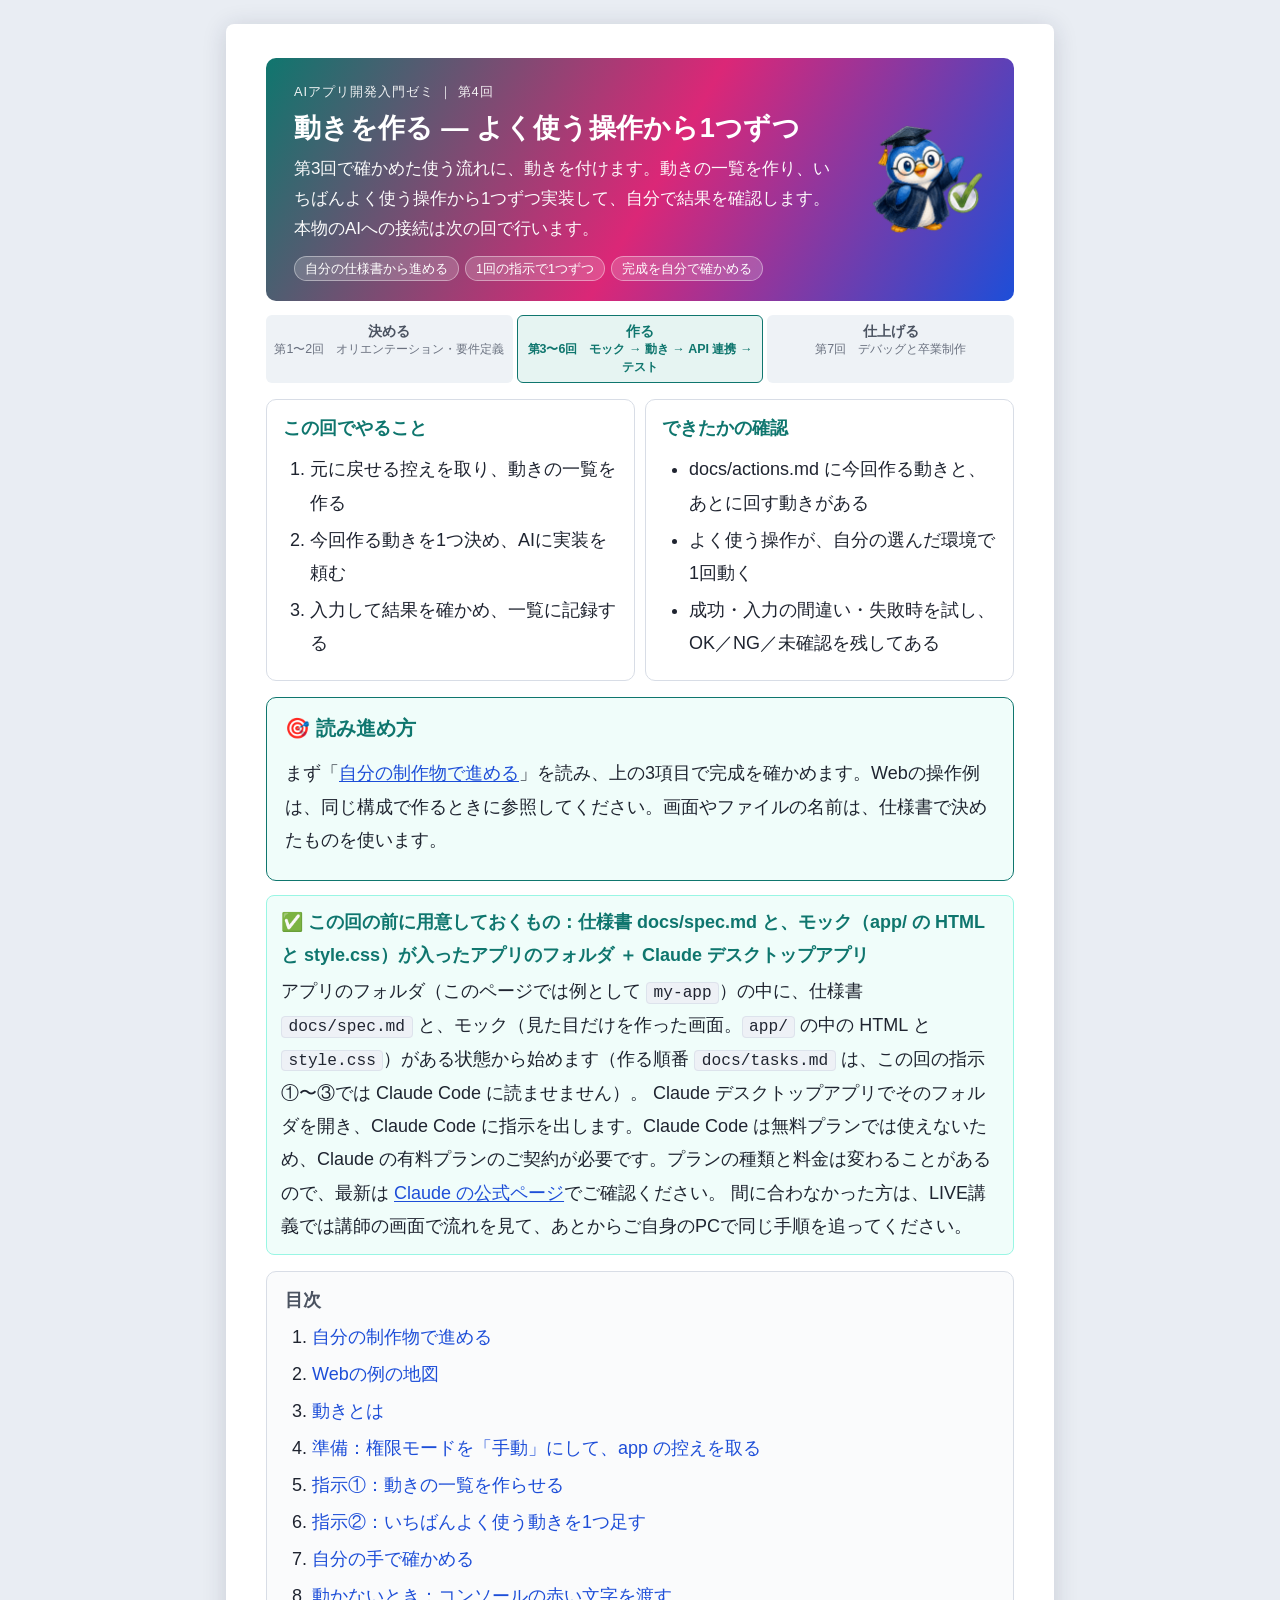
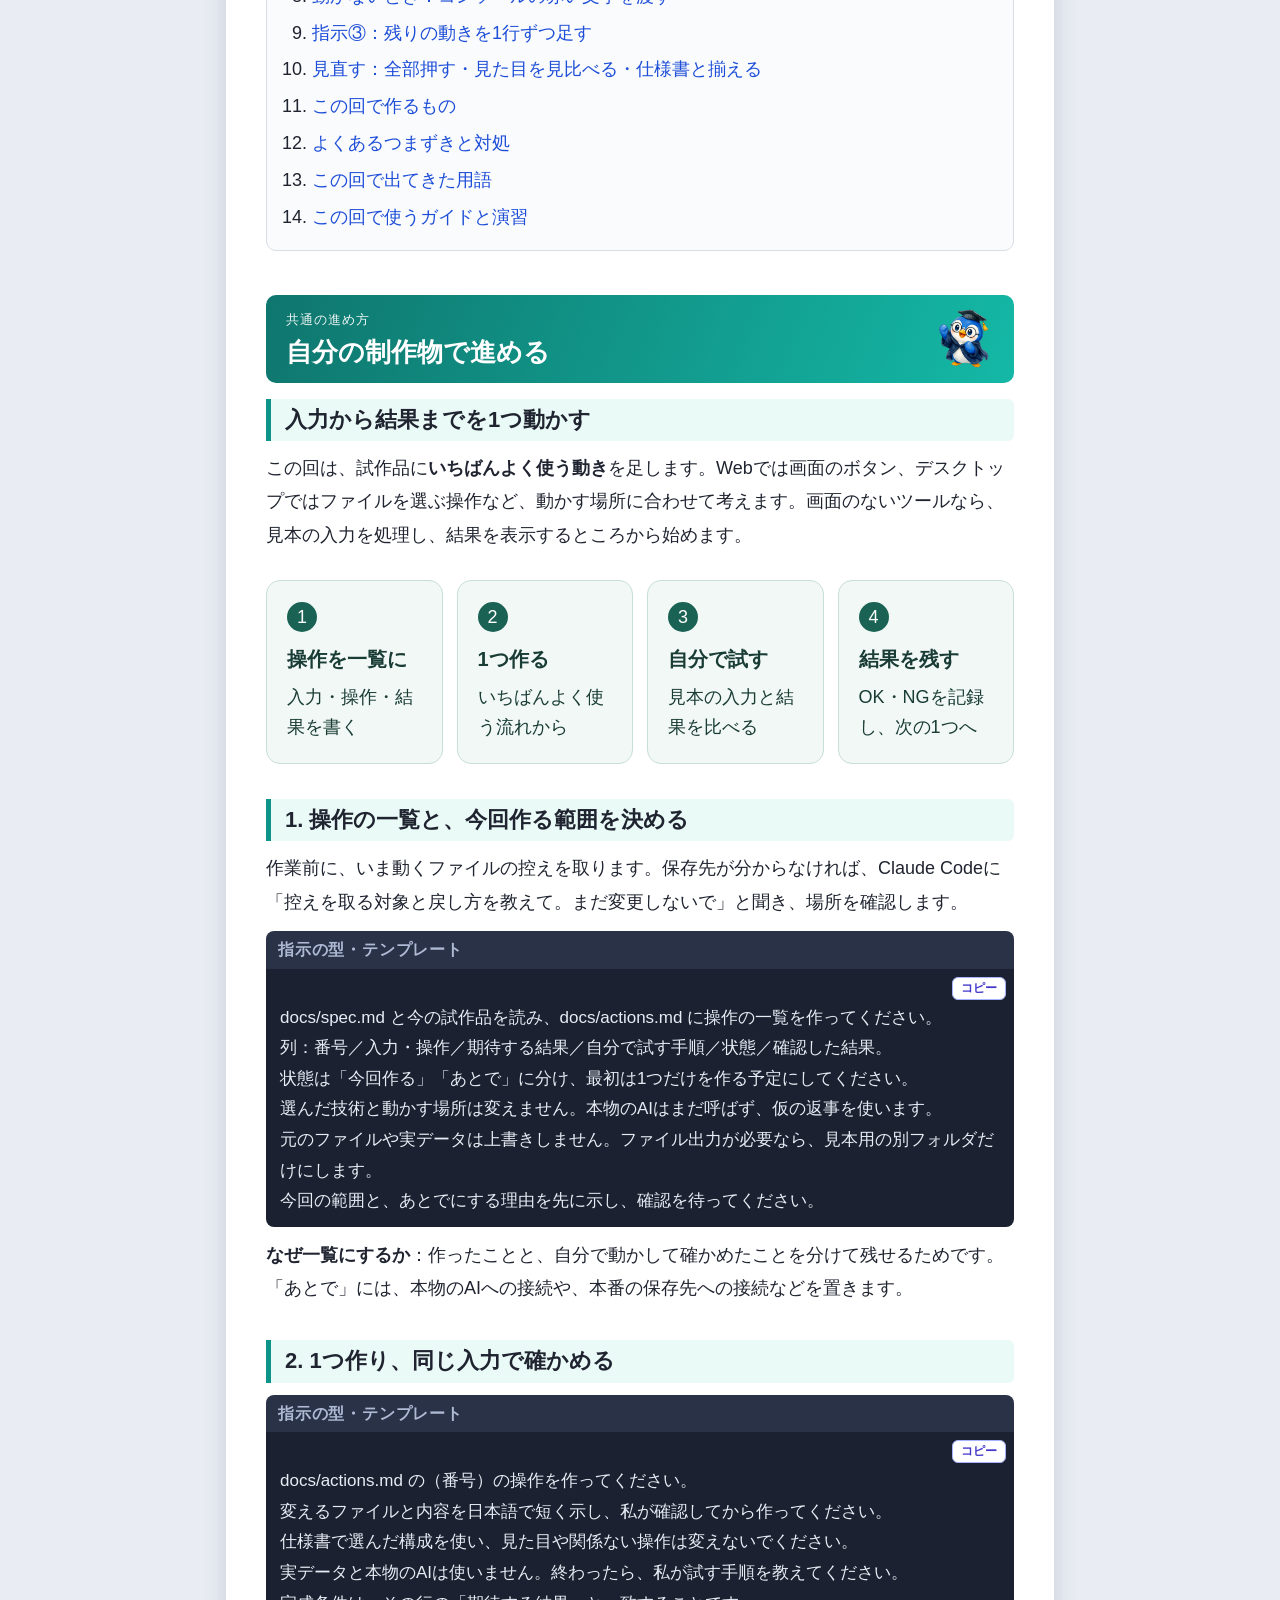
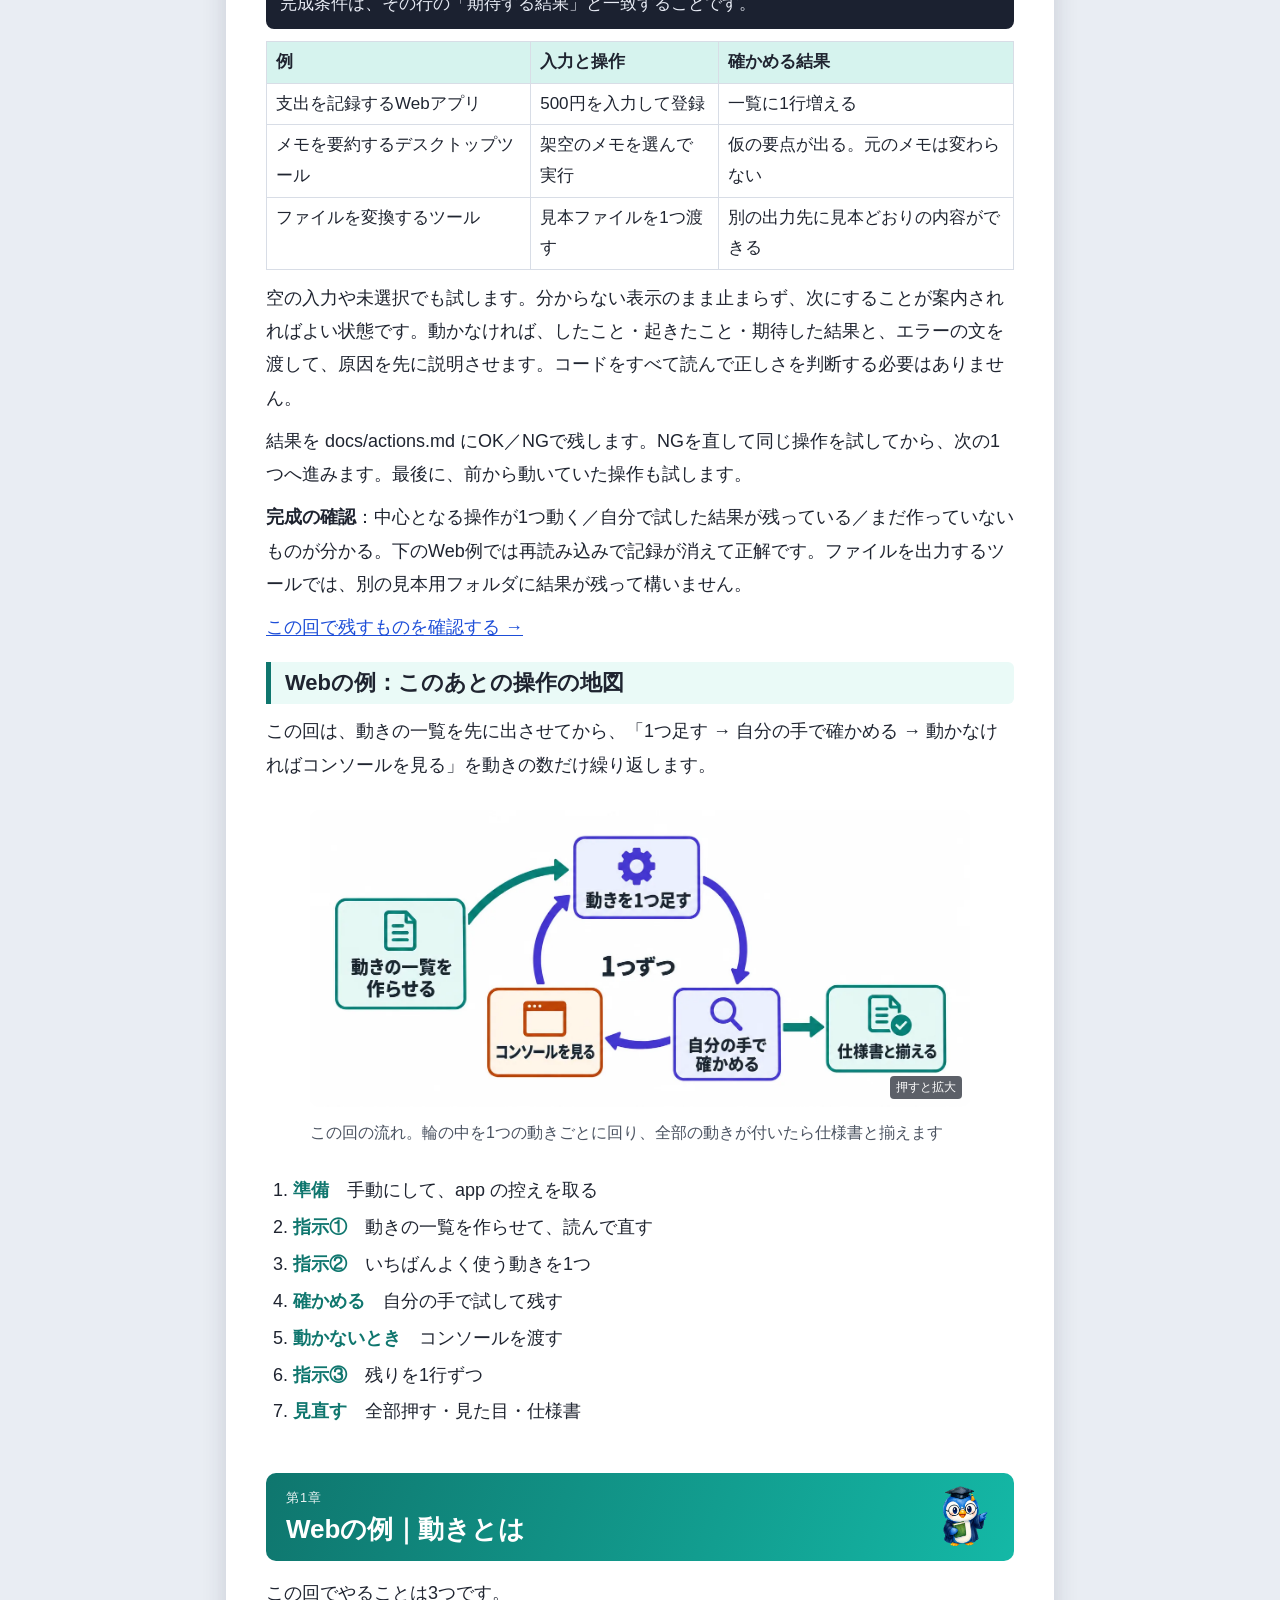
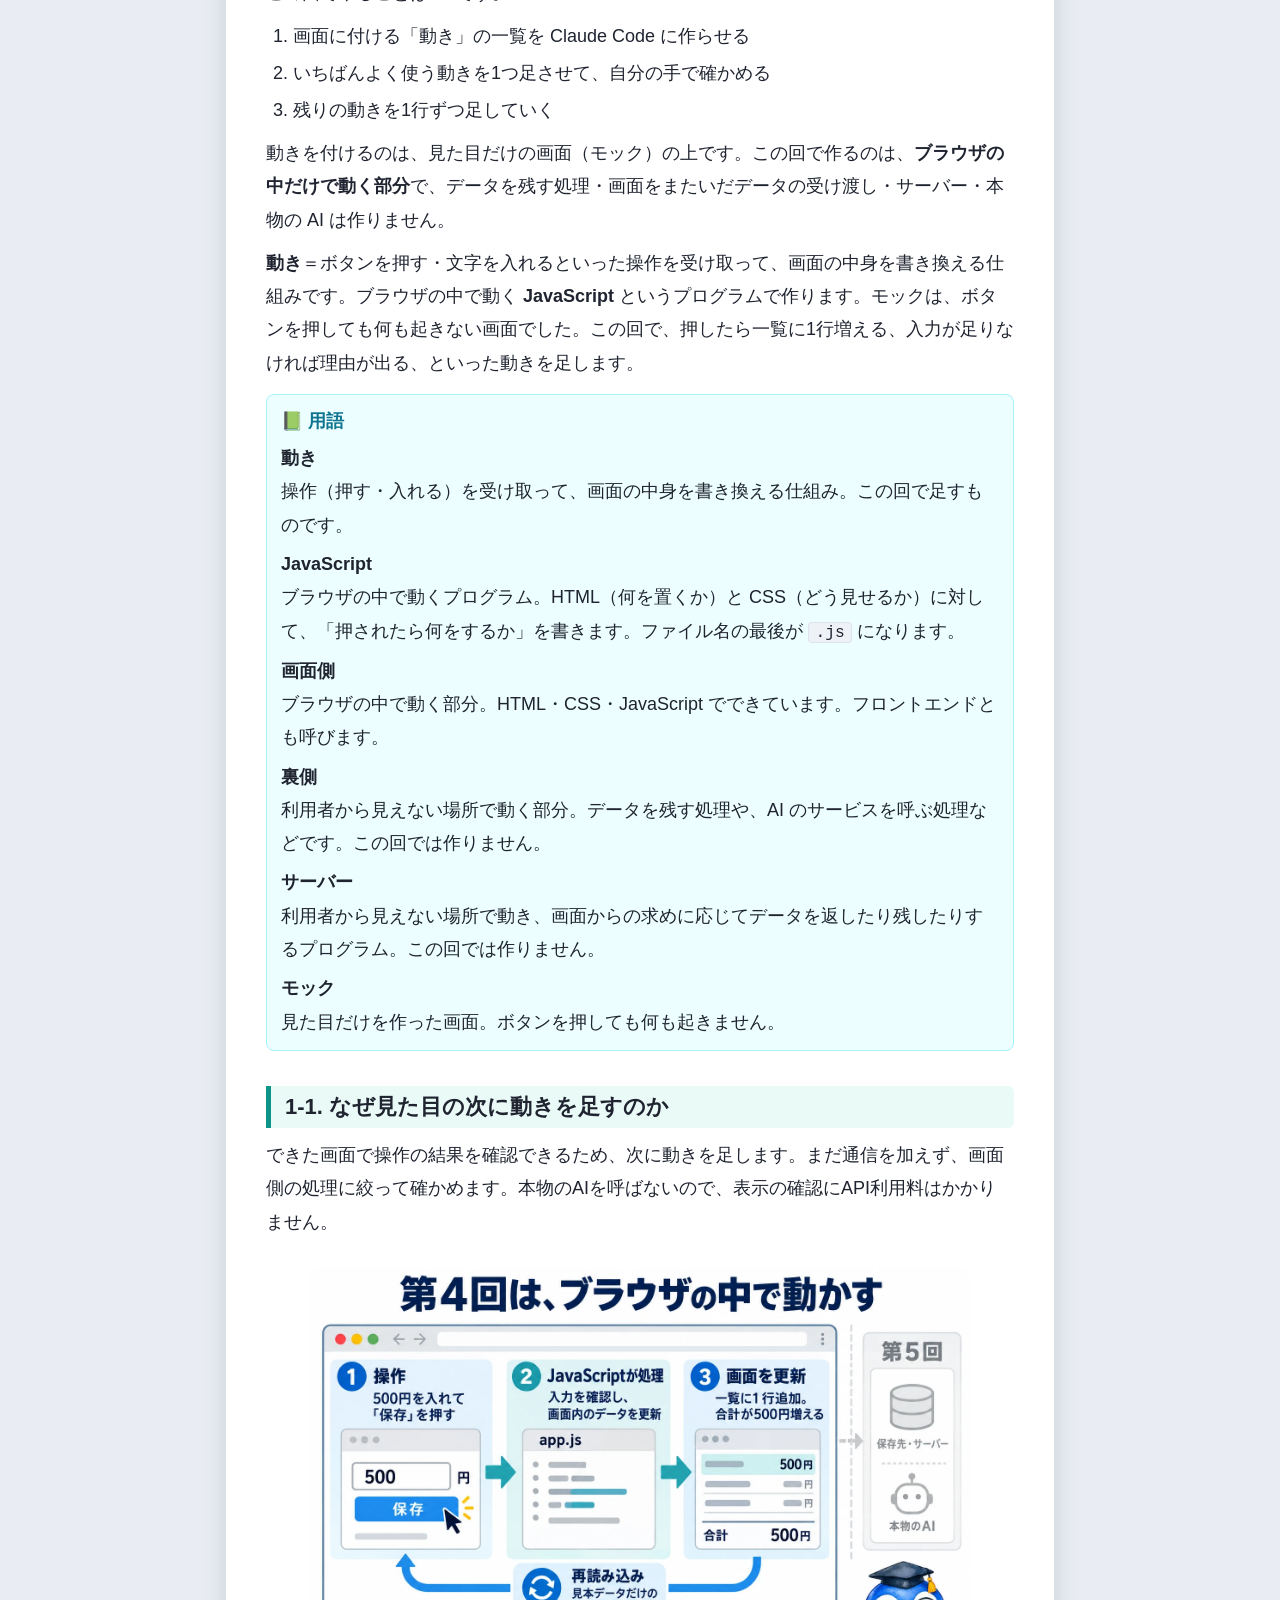
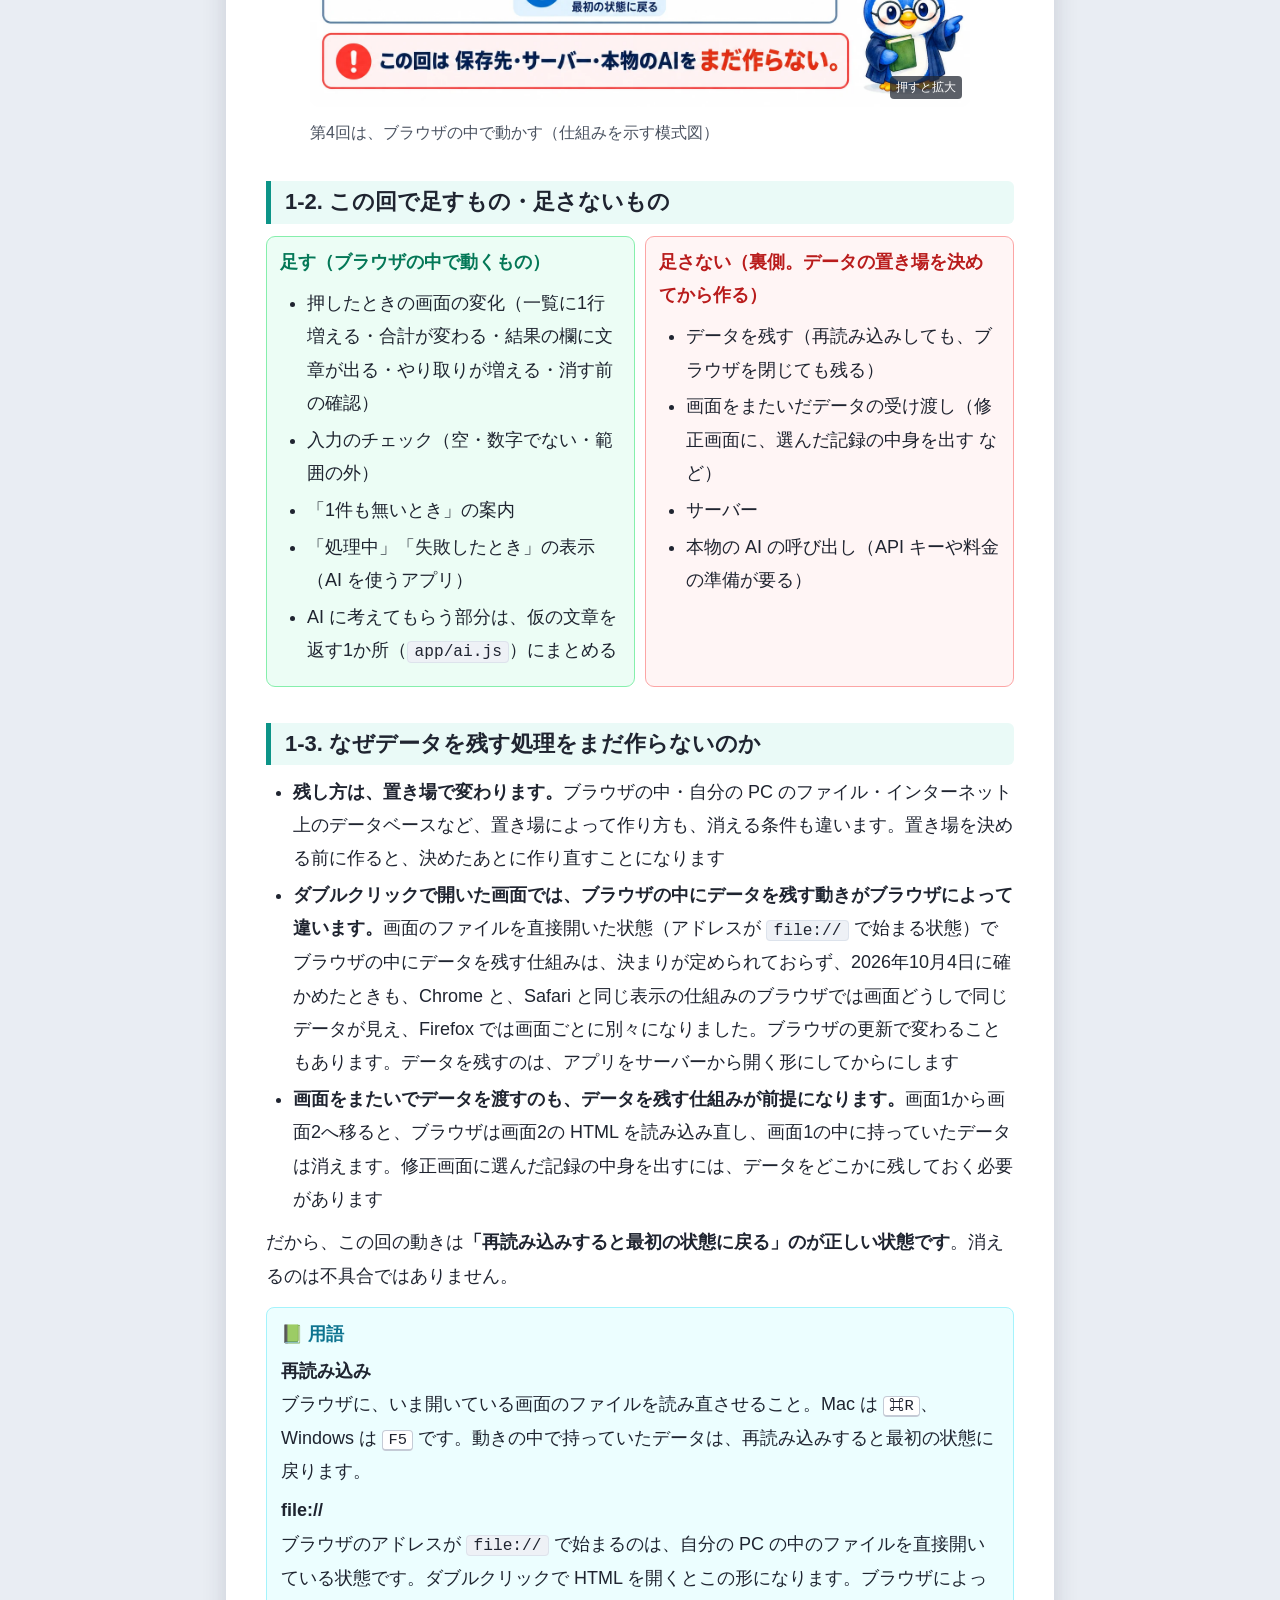
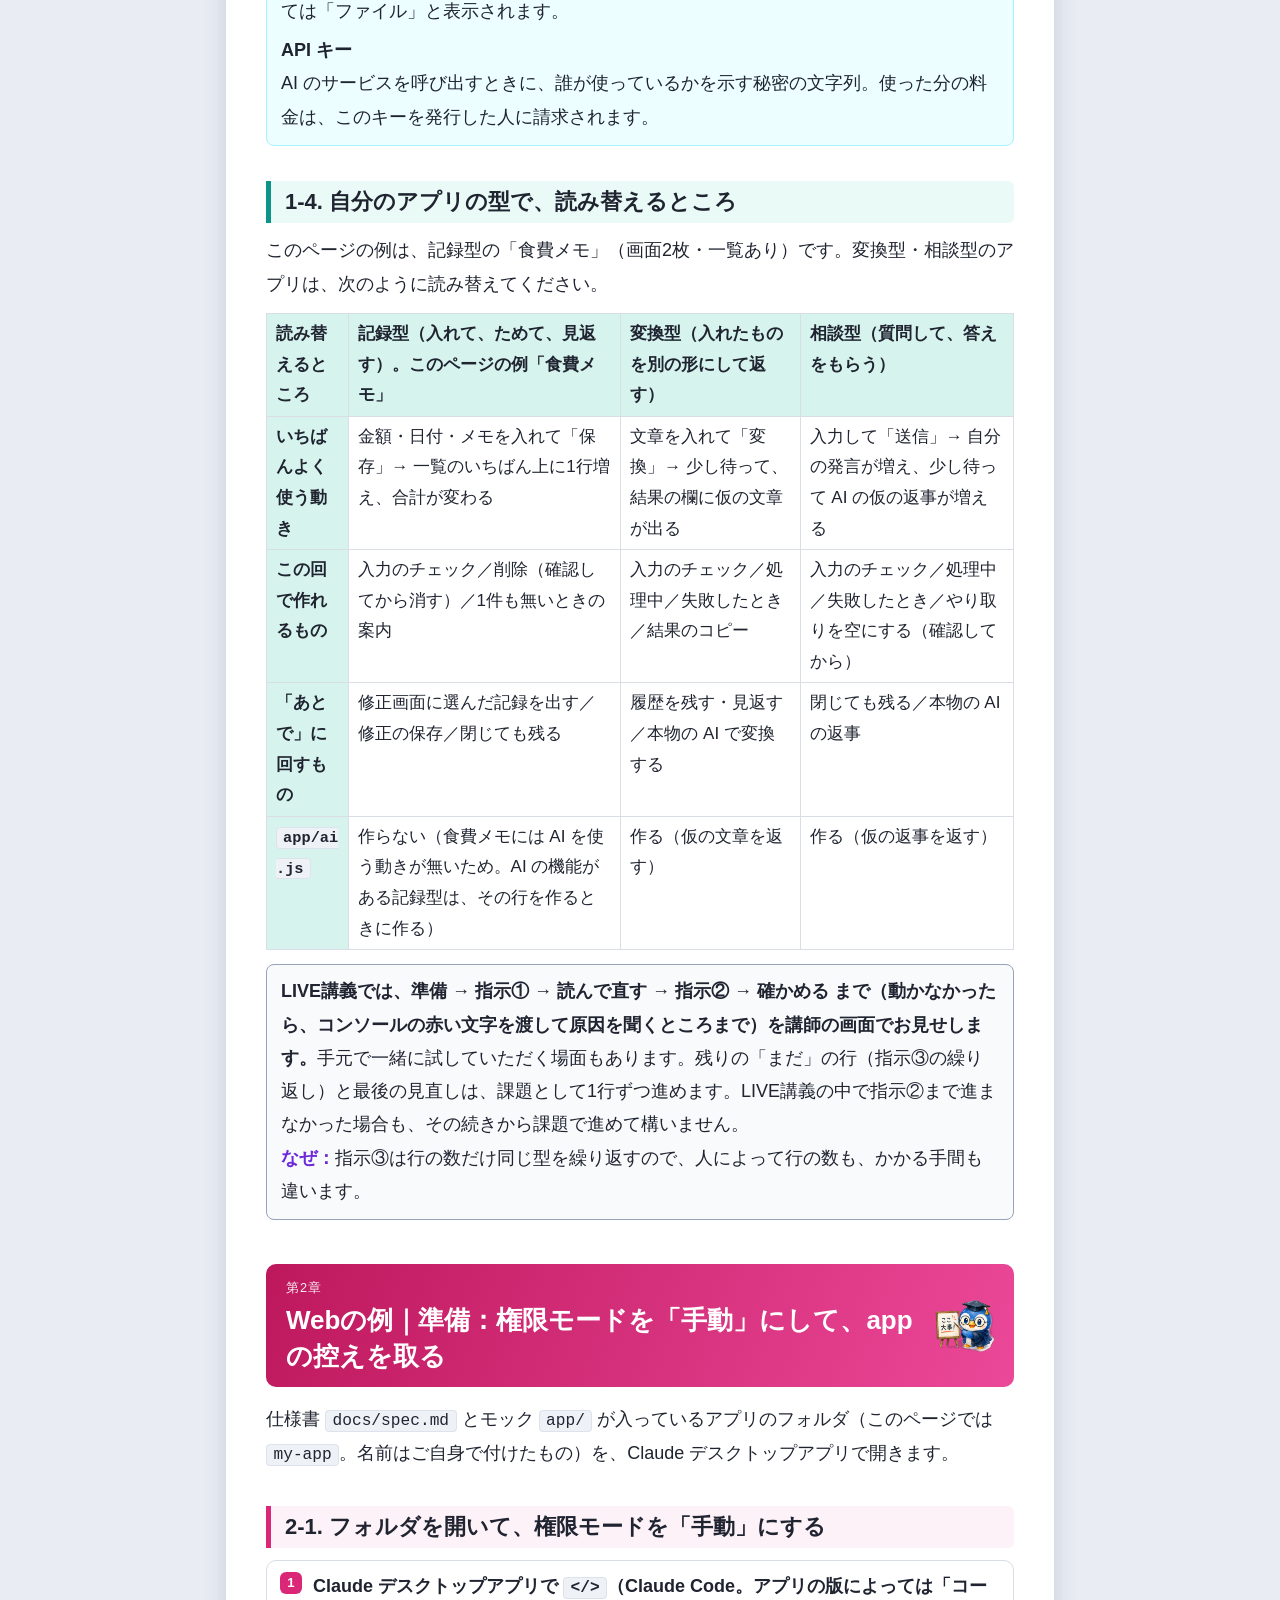
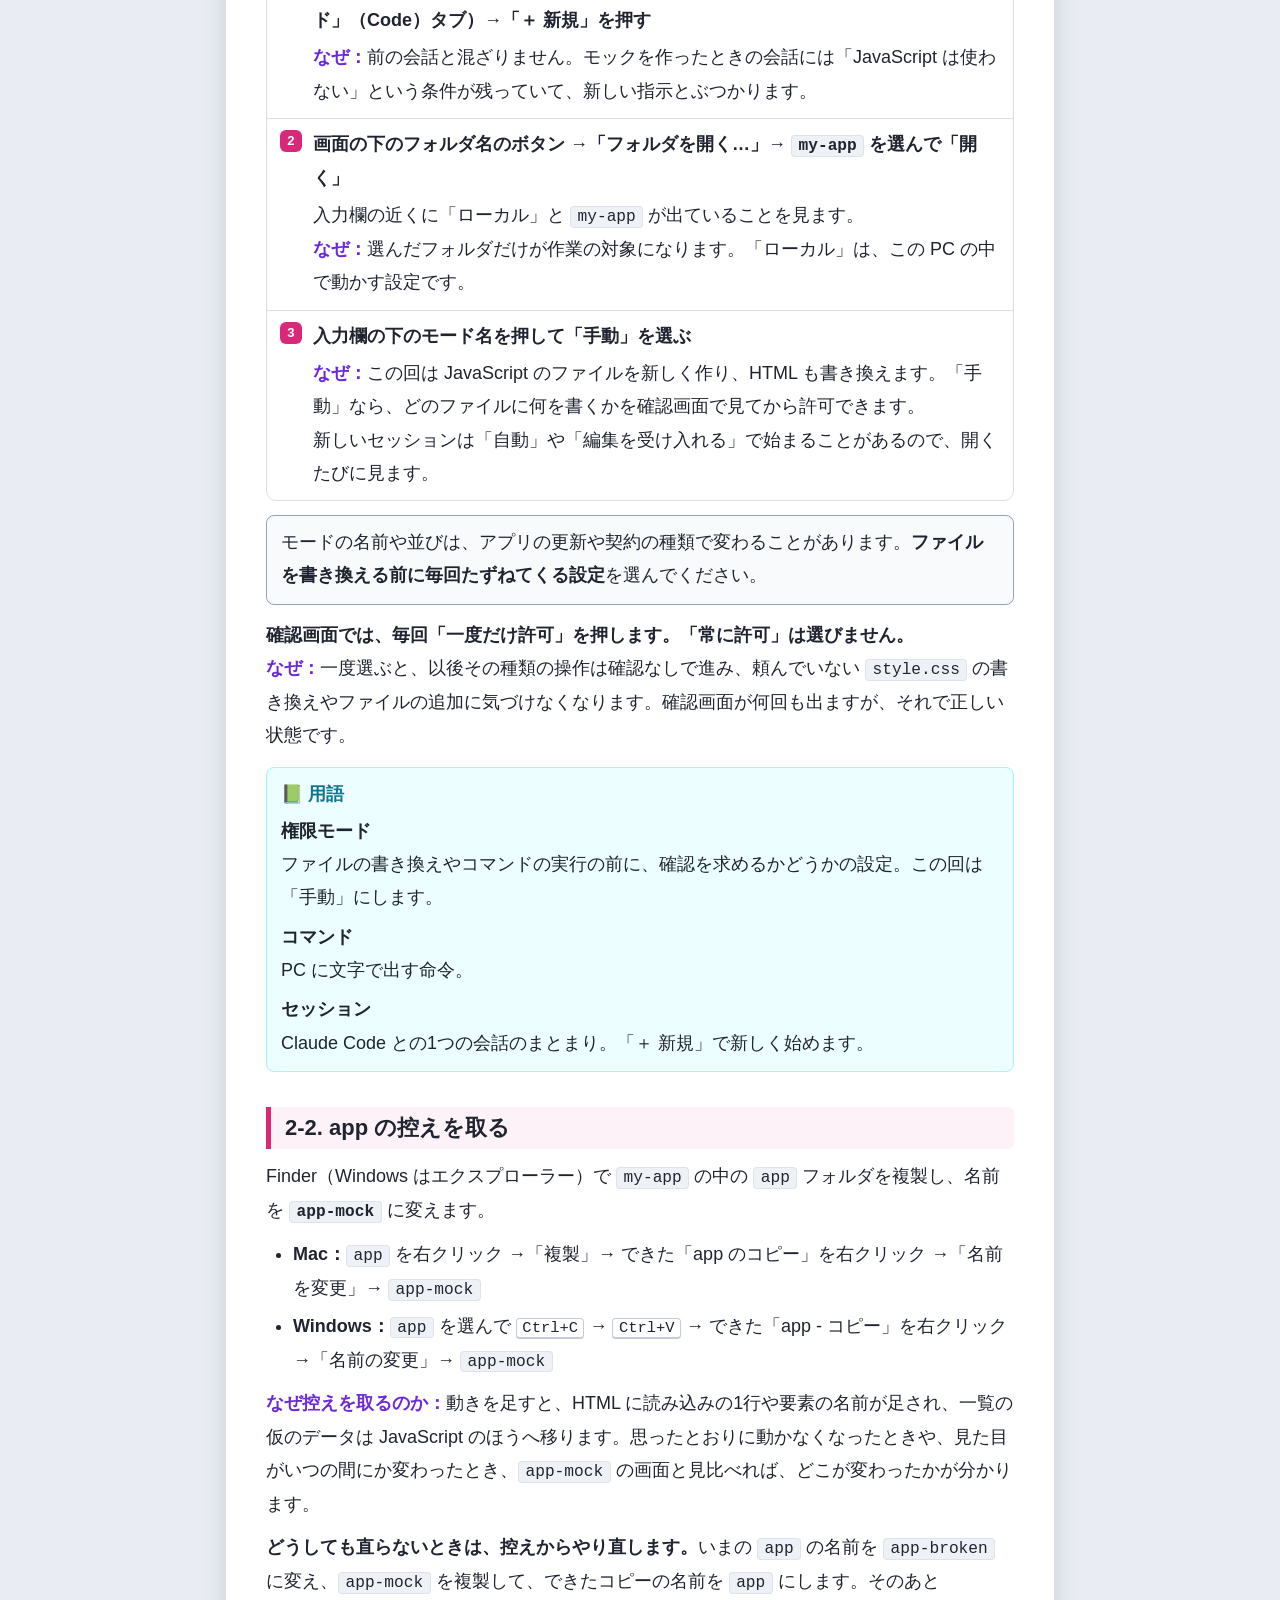
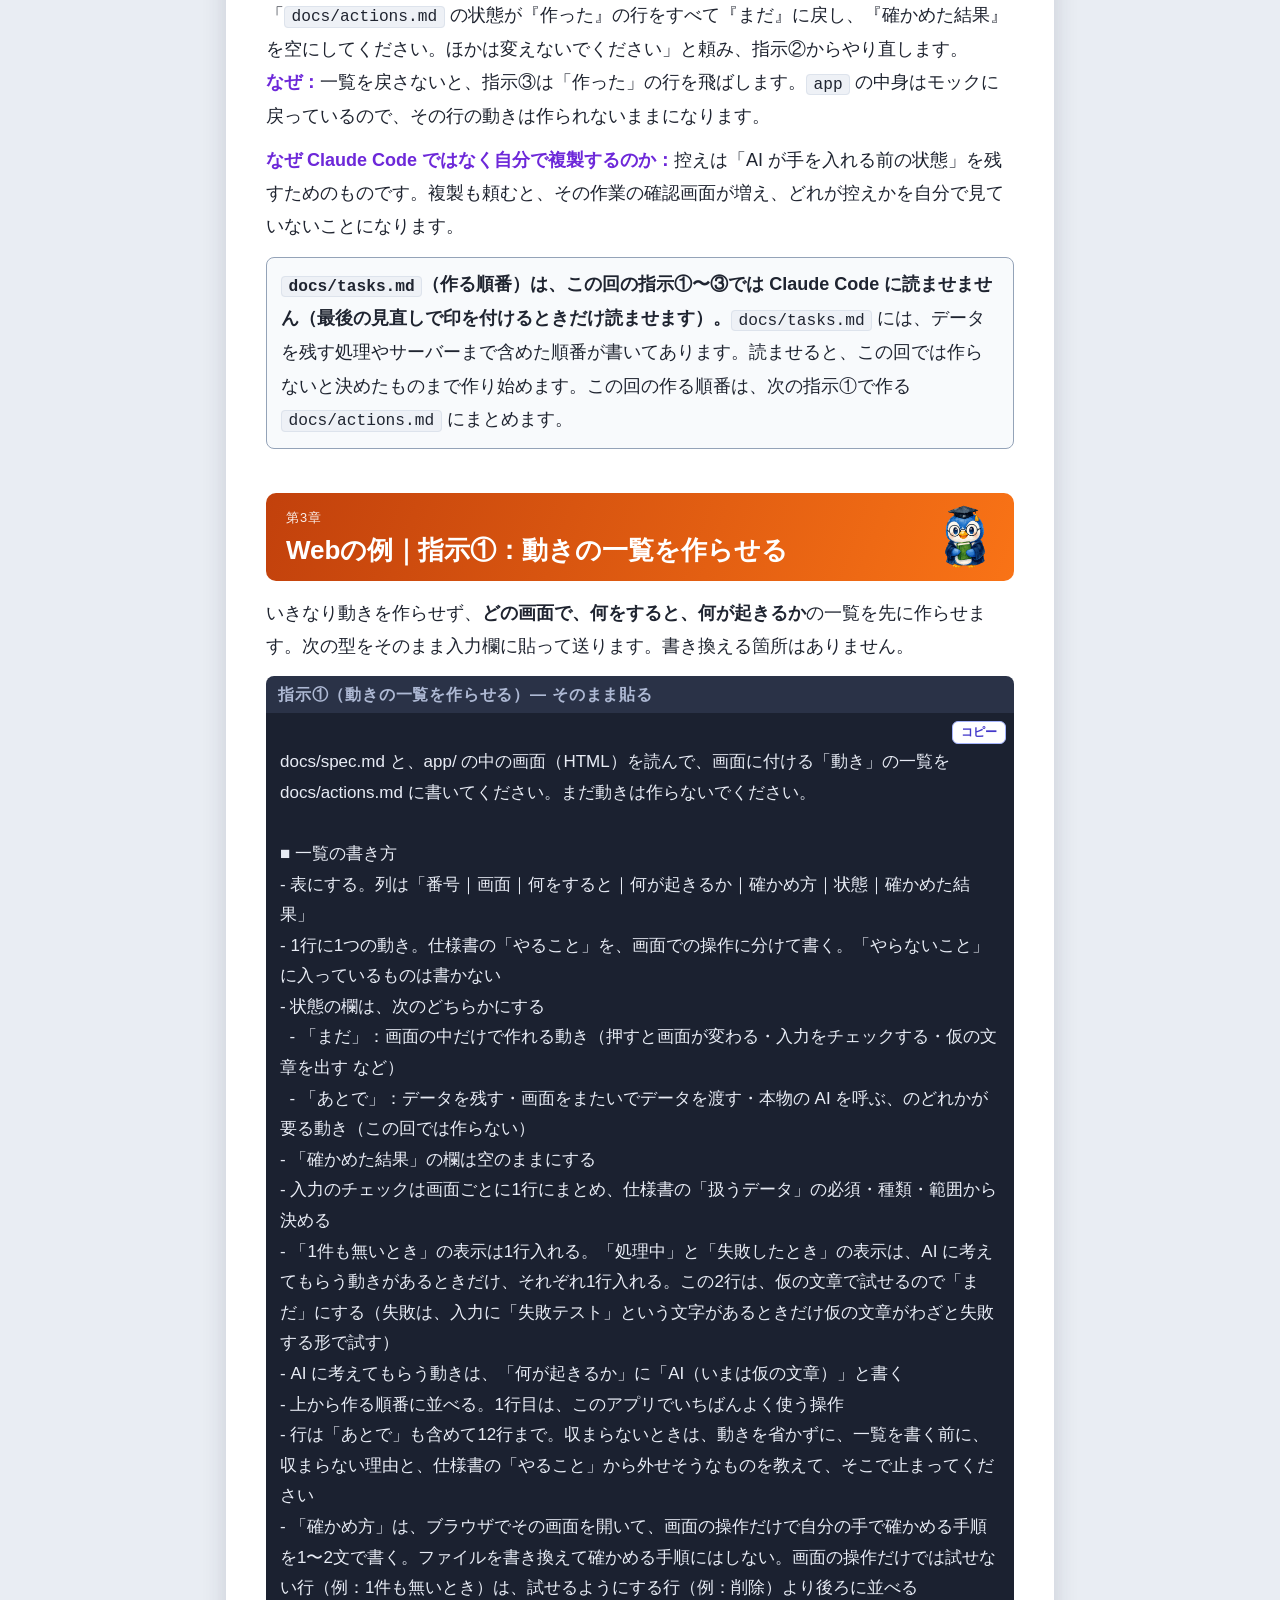
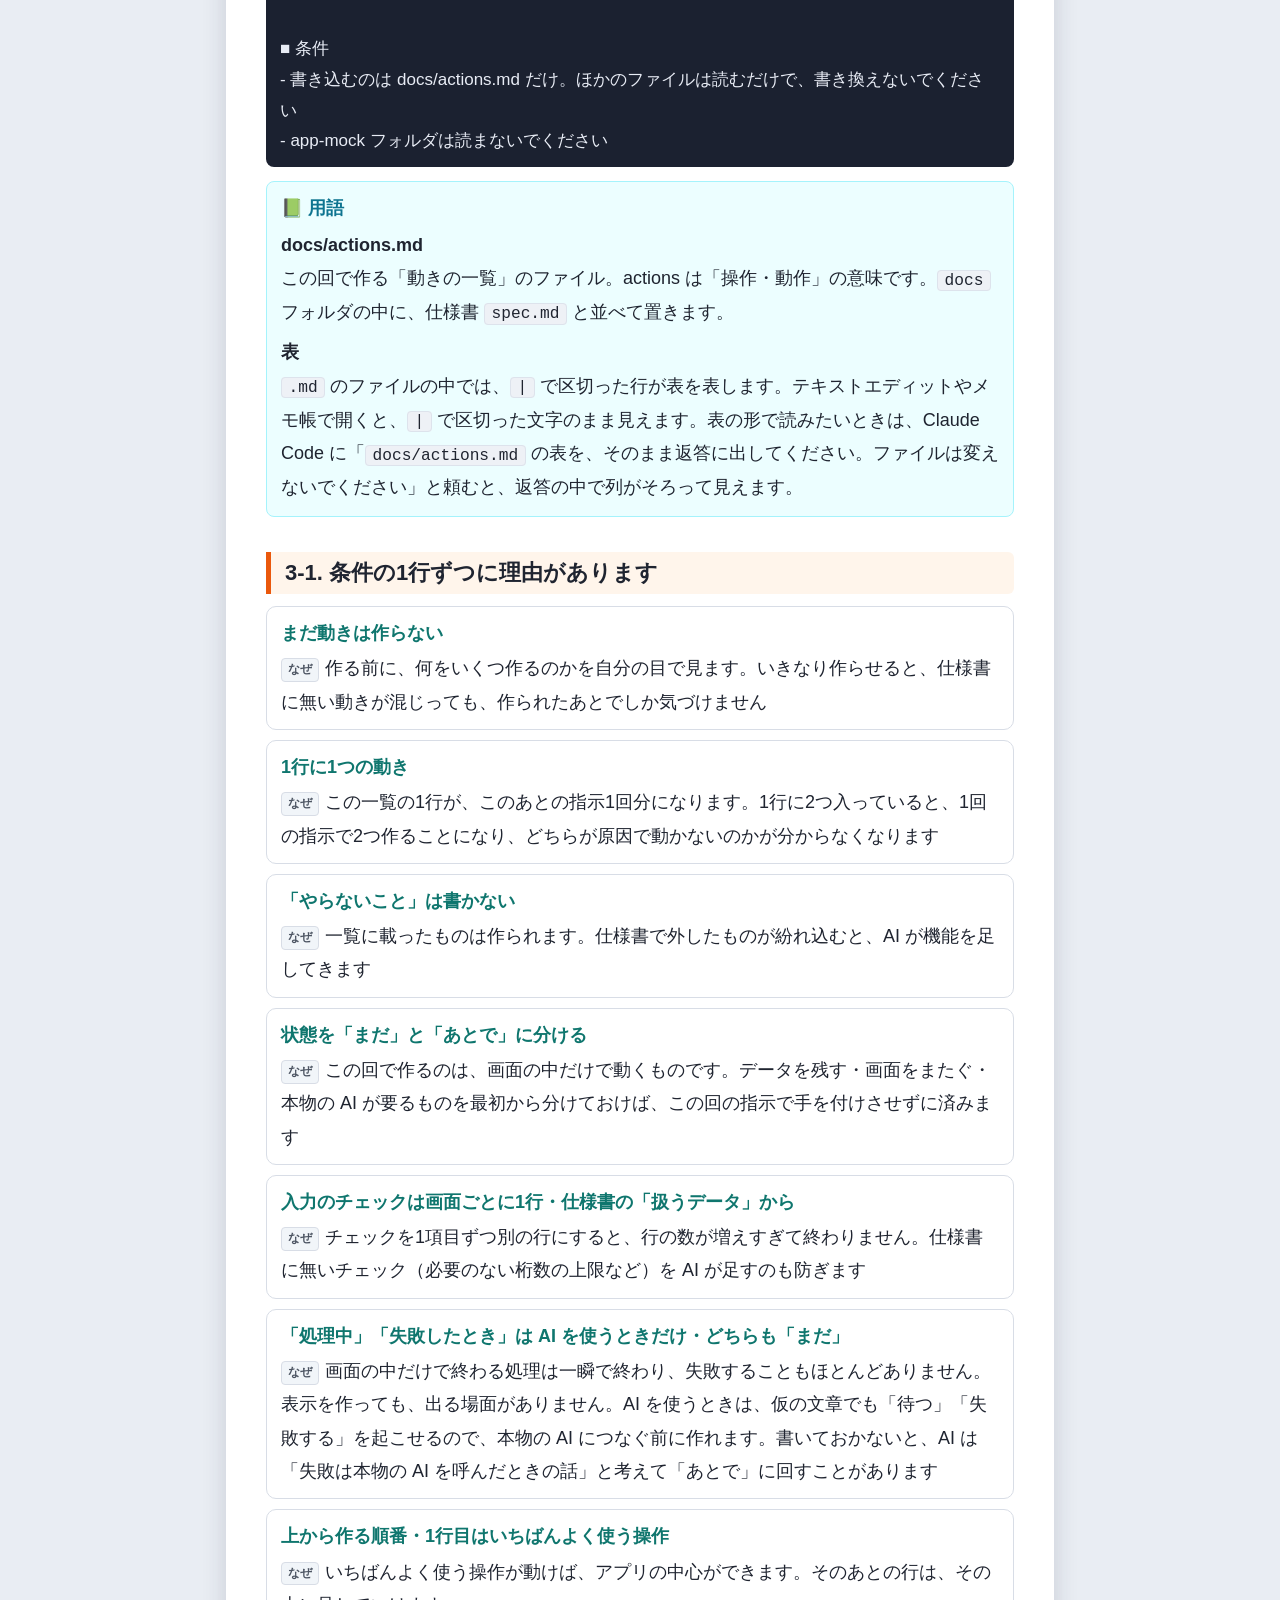
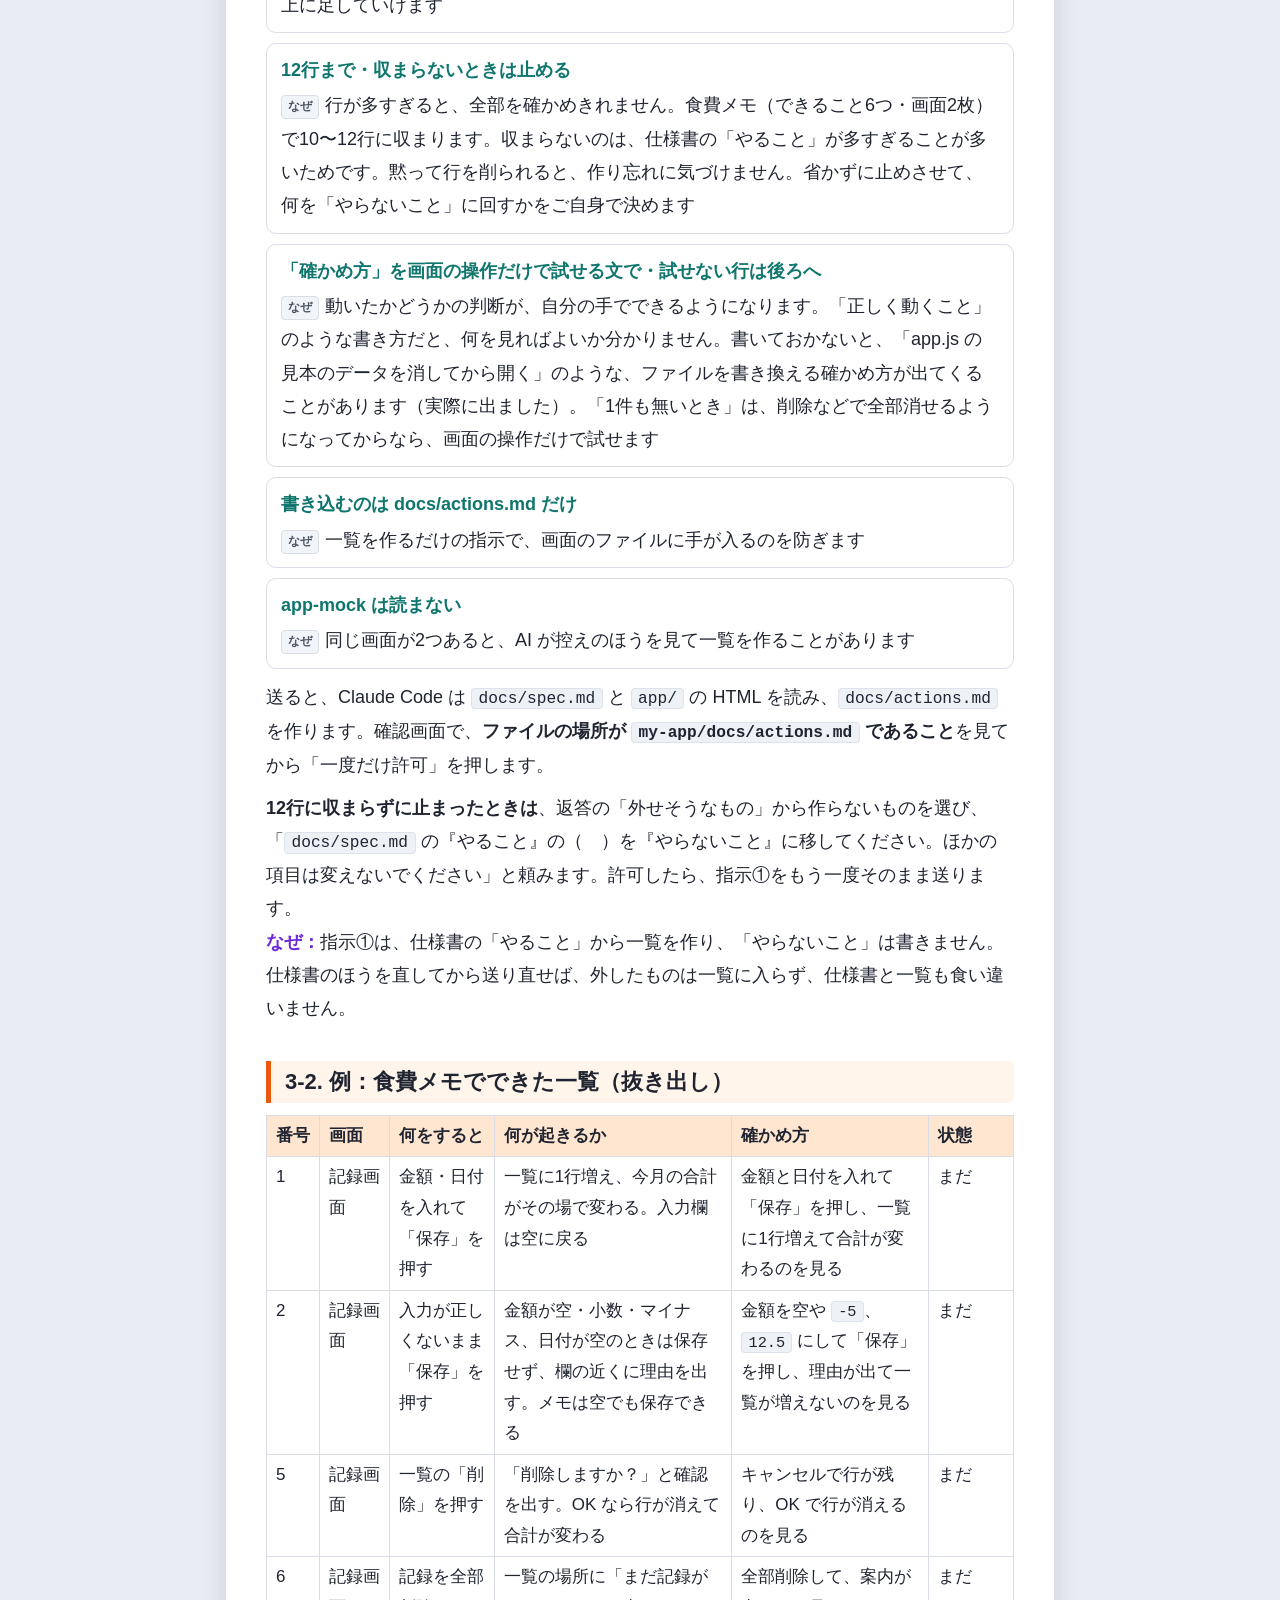
<file: lessons/lesson04/index.html>
<!DOCTYPE html>
<html lang="ja">
<head>
<meta charset="UTF-8">
<meta name="viewport" content="width=device-width, initial-scale=1">
<title>第4回 動きを作る ｜ AIアプリ開発入門ゼミ</title>
<meta name="description" content="第4回。第3回で確かめた使う流れに、動きを付けます。動きの一覧を作り、いちばんよく使う操作から1つずつ実装して、自分で結果を確認します。本物のAIへの接続は次の回で行います。">
<link rel="stylesheet" href="../../assets/lesson.css?v=20261101-projects">
<script src="../../assets/site.js" defer></script>
</head>
<body class="lesson-visual-reading">
<div class="page">
<main class="sheet">

<section class="cover">
<div class="cover-band">
  <div class="cover-text">
    <div class="kicker">AIアプリ開発入門ゼミ ｜ 第4回</div>
    <h1>動きを作る ― よく使う操作から1つずつ</h1>
    <div class="subtitle">第3回で確かめた使う流れに、動きを付けます。動きの一覧を作り、いちばんよく使う操作から1つずつ実装して、自分で結果を確認します。本物のAIへの接続は次の回で行います。</div>
    <div class="chips"><span class="chip">自分の仕様書から進める</span><span class="chip">1回の指示で1つずつ</span><span class="chip">完成を自分で確かめる</span></div>
  </div>
  <img class="penguin penguin-cover" src="../../assets/penguins/penguin_checkmark_ok.png" alt="">
</div>

<ol class="course-band band-3" aria-label="ゼミの中の位置">
  <li><b>決める</b>第1〜2回　オリエンテーション・要件定義</li>
  <li class="is-here"><b>作る</b>第3〜6回　モック → 動き → API 連携 → テスト</li>
  <li><b>仕上げる</b>第7回　デバッグと卒業制作</li>
</ol>

<div class="howto">
  <div><span class="howto-title">この回でやること</span><ol><li>元に戻せる控えを取り、動きの一覧を作る</li><li>今回作る動きを1つ決め、AIに実装を頼む</li><li>入力して結果を確かめ、一覧に記録する</li></ol></div>
  <div><span class="howto-title">できたかの確認</span><ul><li>docs/actions.md に今回作る動きと、あとに回す動きがある</li><li>よく使う操作が、自分の選んだ環境で1回動く</li><li>成功・入力の間違い・失敗時を試し、OK／NG／未確認を残してある</li></ul></div>
</div>

<div class="goal"><span class="goal-title">🎯 読み進め方</span><p>まず「<a href="#your-project">自分の制作物で進める</a>」を読み、上の3項目で完成を確かめます。Webの操作例は、同じ構成で作るときに参照してください。画面やファイルの名前は、仕様書で決めたものを使います。</p></div>

<div class="box box-point"><span class="box-title">✅ この回の前に用意しておくもの：仕様書 docs/spec.md と、モック（app/ の HTML と style.css）が入ったアプリのフォルダ ＋ Claude デスクトップアプリ</span>アプリのフォルダ（このページでは例として <code>my-app</code>）の中に、仕様書 <code>docs/spec.md</code> と、モック（見た目だけを作った画面。<code>app/</code> の中の HTML と <code>style.css</code>）がある状態から始めます（作る順番 <code>docs/tasks.md</code> は、この回の指示①〜③では Claude Code に読ませません）。 Claude デスクトップアプリでそのフォルダを開き、Claude Code に指示を出します。Claude Code は無料プランでは使えないため、Claude の有料プランのご契約が必要です。プランの種類と料金は変わることがあるので、最新は <a href="https://claude.com/pricing" target="_blank" rel="noopener">Claude の公式ページ</a>でご確認ください。 間に合わなかった方は、LIVE講義では講師の画面で流れを見て、あとからご自身のPCで同じ手順を追ってください。</div>

<nav class="toc" aria-label="目次">
  <span class="toc-title">目次</span>
  <ol>
    <li><a href="#your-project">自分の制作物で進める</a></li>
    <li><a href="#map">Webの例の地図</a></li>
    <li><a href="#what">動きとは</a></li>
    <li><a href="#prepare">準備：権限モードを「手動」にして、app の控えを取る</a></li>
    <li><a href="#list">指示①：動きの一覧を作らせる</a></li>
    <li><a href="#first">指示②：いちばんよく使う動きを1つ足す</a></li>
    <li><a href="#check">自分の手で確かめる</a></li>
    <li><a href="#console">動かないとき：コンソールの赤い文字を渡す</a></li>
    <li><a href="#loop">指示③：残りの動きを1行ずつ足す</a></li>
    <li><a href="#review">見直す：全部押す・見た目を見比べる・仕様書と揃える</a></li>
    <li><a href="#deliverables">この回で作るもの</a></li>
    <li><a href="#pitfalls">よくあるつまずきと対処</a></li>
    <li><a href="#glossary">この回で出てきた用語</a></li>
    <li><a href="#guides">この回で使うガイドと演習</a></li>
  </ol>
</nav>


</section>

<!-- BEGIN OWN PROJECT PATH -->
<section class="chapter ch-1 project-path" id="your-project">
<div class="chapter-head c-1"><div class="ch-text"><div class="ep">共通の進め方</div><h2>自分の制作物で進める</h2></div><img class="penguin penguin-ch" src="../../assets/penguins/penguin_cheering_both_wings.png" alt=""></div>
<h3>入力から結果までを1つ動かす</h3>
<p>この回は、試作品に<strong>いちばんよく使う動き</strong>を足します。Webでは画面のボタン、デスクトップではファイルを選ぶ操作など、動かす場所に合わせて考えます。画面のないツールなら、見本の入力を処理し、結果を表示するところから始めます。</p>
<div class="flowmap"><div class="flow-step"><div class="f-ep">1</div><div class="f-name">操作を一覧に</div><div class="f-meta">入力・操作・結果を書く</div></div><div class="flow-arrow">→</div><div class="flow-step"><div class="f-ep">2</div><div class="f-name">1つ作る</div><div class="f-meta">いちばんよく使う流れから</div></div><div class="flow-arrow">→</div><div class="flow-step"><div class="f-ep">3</div><div class="f-name">自分で試す</div><div class="f-meta">見本の入力と結果を比べる</div></div><div class="flow-arrow">→</div><div class="flow-step"><div class="f-ep">4</div><div class="f-name">結果を残す</div><div class="f-meta">OK・NGを記録し、次の1つへ</div></div></div>
<h3>1. 操作の一覧と、今回作る範囲を決める</h3>
<p>作業前に、いま動くファイルの控えを取ります。保存先が分からなければ、Claude Codeに「控えを取る対象と戻し方を教えて。まだ変更しないで」と聞き、場所を確認します。</p>
<span class="code-label">指示の型・テンプレート</span><pre class="prompt">docs/spec.md と今の試作品を読み、docs/actions.md に操作の一覧を作ってください。
列：番号／入力・操作／期待する結果／自分で試す手順／状態／確認した結果。
状態は「今回作る」「あとで」に分け、最初は1つだけを作る予定にしてください。
選んだ技術と動かす場所は変えません。本物のAIはまだ呼ばず、仮の返事を使います。
元のファイルや実データは上書きしません。ファイル出力が必要なら、見本用の別フォルダだけにします。
今回の範囲と、あとでにする理由を先に示し、確認を待ってください。</pre>
<p><strong>なぜ一覧にするか</strong>：作ったことと、自分で動かして確かめたことを分けて残せるためです。「あとで」には、本物のAIへの接続や、本番の保存先への接続などを置きます。</p>
<h3>2. 1つ作り、同じ入力で確かめる</h3>
<span class="code-label">指示の型・テンプレート</span><pre class="prompt">docs/actions.md の（番号）の操作を作ってください。
変えるファイルと内容を日本語で短く示し、私が確認してから作ってください。
仕様書で選んだ構成を使い、見た目や関係ない操作は変えないでください。
実データと本物のAIは使いません。終わったら、私が試す手順を教えてください。
完成条件は、その行の「期待する結果」と一致することです。</pre>
<div class="table-wrap" tabindex="0" role="region" aria-label="自分の制作物の進め方の表"><table><thead><tr><th>例</th><th>入力と操作</th><th>確かめる結果</th></tr></thead><tbody><tr><td>支出を記録するWebアプリ</td><td>500円を入力して登録</td><td>一覧に1行増える</td></tr><tr><td>メモを要約するデスクトップツール</td><td>架空のメモを選んで実行</td><td>仮の要点が出る。元のメモは変わらない</td></tr><tr><td>ファイルを変換するツール</td><td>見本ファイルを1つ渡す</td><td>別の出力先に見本どおりの内容ができる</td></tr></tbody></table></div>
<p>空の入力や未選択でも試します。分からない表示のまま止まらず、次にすることが案内されればよい状態です。動かなければ、したこと・起きたこと・期待した結果と、エラーの文を渡して、原因を先に説明させます。コードをすべて読んで正しさを判断する必要はありません。</p>
<p>結果を docs/actions.md にOK／NGで残します。NGを直して同じ操作を試してから、次の1つへ進みます。最後に、前から動いていた操作も試します。</p>
<p><strong>完成の確認</strong>：中心となる操作が1つ動く／自分で試した結果が残っている／まだ作っていないものが分かる。下のWeb例では再読み込みで記録が消えて正解です。ファイルを出力するツールでは、別の見本用フォルダに結果が残って構いません。</p><p><a href="#deliverables">この回で残すものを確認する →</a></p>
</section>
<!-- END OWN PROJECT PATH -->

<div class="cover-map" id="map">
  <h3>Webの例：このあとの操作の地図</h3>
  <p>この回は、動きの一覧を先に出させてから、「1つ足す → 自分の手で確かめる → 動かなければコンソールを見る」を動きの数だけ繰り返します。</p>
  <figure class="fig reading-map">
    <a class="zoom" href="../../assets/figs/l04_map.webp"><img src="../../assets/figs/l04_map.webp" alt="左に「動きの一覧を作らせる」の箱。右に、動きを1つ足す → 自分の手で確かめる → コンソールを見る、の3つが時計回りの輪になっていて、中央に「1つずつ」。輪から右へ抜けた先に「仕様書と揃える」" width="1536" height="691"><span class="map-link">全体図を画像で開く ↗</span></a>
    <figcaption>この回の流れ。輪の中を1つの動きごとに回り、全部の動きが付いたら仕様書と揃えます</figcaption>
  </figure>
  <ol class="route">
    <li><a href="#prepare"><b>準備</b></a>　手動にして、app の控えを取る</li>
    <li><a href="#list"><b>指示①</b></a>　動きの一覧を作らせて、読んで直す</li>
    <li><a href="#first"><b>指示②</b></a>　いちばんよく使う動きを1つ</li>
    <li><a href="#check"><b>確かめる</b></a>　自分の手で試して残す</li>
    <li><a href="#console"><b>動かないとき</b></a>　コンソールを渡す</li>
    <li><a href="#loop"><b>指示③</b></a>　残りを1行ずつ</li>
    <li><a href="#review"><b>見直す</b></a>　全部押す・見た目・仕様書</li>
  </ol>
</div>
<section class="chapter ch-1" id="what">
  <div class="chapter-head c-1">
    <div class="ch-text">
      <div class="ep">第1章</div>
      <h2>Webの例｜動きとは</h2>
    </div>
    <img class="penguin penguin-ch" src="../../assets/penguins/penguin_pointing.png" alt="">
  </div>
    <p>この回でやることは3つです。</p>
    <ol>
      <li>画面に付ける「動き」の一覧を Claude Code に作らせる</li>
      <li>いちばんよく使う動きを1つ足させて、自分の手で確かめる</li>
      <li>残りの動きを1行ずつ足していく</li>
    </ol>
    <p>動きを付けるのは、見た目だけの画面（モック）の上です。この回で作るのは、<strong>ブラウザの中だけで動く部分</strong>で、データを残す処理・画面をまたいだデータの受け渡し・サーバー・本物の AI は作りません。</p>
    <p><strong>動き</strong>＝ボタンを押す・文字を入れるといった操作を受け取って、画面の中身を書き換える仕組みです。ブラウザの中で動く <strong>JavaScript</strong> というプログラムで作ります。モックは、ボタンを押しても何も起きない画面でした。この回で、押したら一覧に1行増える、入力が足りなければ理由が出る、といった動きを足します。</p>
    <div class="box box-term"><span class="box-title">📗 用語</span><dl>
        <dt>動き</dt><dd>操作（押す・入れる）を受け取って、画面の中身を書き換える仕組み。この回で足すものです。</dd>
        <dt>JavaScript</dt><dd>ブラウザの中で動くプログラム。HTML（何を置くか）と CSS（どう見せるか）に対して、「押されたら何をするか」を書きます。ファイル名の最後が <code>.js</code> になります。</dd>
        <dt>画面側</dt><dd>ブラウザの中で動く部分。HTML・CSS・JavaScript でできています。フロントエンドとも呼びます。</dd>
        <dt>裏側</dt><dd>利用者から見えない場所で動く部分。データを残す処理や、AI のサービスを呼ぶ処理などです。この回では作りません。</dd>
        <dt>サーバー</dt><dd>利用者から見えない場所で動き、画面からの求めに応じてデータを返したり残したりするプログラム。この回では作りません。</dd>
        <dt>モック</dt><dd>見た目だけを作った画面。ボタンを押しても何も起きません。</dd>
      </dl></div>
<h3>1-1. なぜ見た目の次に動きを足すのか</h3>
<p>できた画面で操作の結果を確認できるため、次に動きを足します。まだ通信を加えず、画面側の処理に絞って確かめます。本物のAIを呼ばないので、表示の確認にAPI利用料はかかりません。</p><figure class="fig lv-diagram" data-diagram="l04_scope"><a class="zoom lv-image" href="../../assets/figs/lessons01-05/l04_scope.webp"><img src="../../assets/figs/lessons01-05/l04_scope.webp" alt="第4回は、ブラウザの中で動かす。操作：500円を入れて「保存」を押す。JavaScriptが処理：入力を確認し、画面内のデータを更新。画面を更新：一覧に1行追加。合計が500円増える。再読み込み：見本データだけの最初の状態に戻る。この回は保存先・サーバー・本物のAIをまだ作らない。" width="1536" height="1024" loading="lazy"></a><div class="lv-mobile"><p class="lv-title">第4回は、ブラウザの中で動かす</p><ol class="lv-flow"><li><span class="lv-step" aria-hidden="true">1</span><div><strong>操作</strong><p>500円を入れて「保存」を押す</p></div></li><li><span class="lv-step" aria-hidden="true">2</span><div><strong>JavaScriptが処理</strong><p>入力を確認し、画面内のデータを更新</p></div></li><li><span class="lv-step" aria-hidden="true">3</span><div><strong>画面を更新</strong><p>一覧に1行追加。合計が500円増える</p></div></li><li><span class="lv-step" aria-hidden="true">4</span><div><strong>再読み込み</strong><p>見本データだけの最初の状態に戻る</p></div></li></ol><p class="lv-note">この回は保存先・サーバー・本物のAIをまだ作らない。</p><a class="lv-original" href="../../assets/figs/lessons01-05/l04_scope.webp">図解を画像で開く ↗</a></div><figcaption>第4回は、ブラウザの中で動かす（仕組みを示す模式図）</figcaption></figure>
<h3>1-2. この回で足すもの・足さないもの</h3>
    <div class="ba">
      <div class="ba-yes">
        <span class="ba-h">足す（ブラウザの中で動くもの）</span>
        <ul>
          <li>押したときの画面の変化（一覧に1行増える・合計が変わる・結果の欄に文章が出る・やり取りが増える・消す前の確認）</li>
          <li>入力のチェック（空・数字でない・範囲の外）</li>
          <li>「1件も無いとき」の案内</li>
          <li>「処理中」「失敗したとき」の表示（AI を使うアプリ）</li>
          <li>AI に考えてもらう部分は、仮の文章を返す1か所（<code>app/ai.js</code>）にまとめる</li>
        </ul>
      </div>
      <div class="ba-no">
        <span class="ba-h">足さない（裏側。データの置き場を決めてから作る）</span>
        <ul>
          <li>データを残す（再読み込みしても、ブラウザを閉じても残る）</li>
          <li>画面をまたいだデータの受け渡し（修正画面に、選んだ記録の中身を出す など）</li>
          <li>サーバー</li>
          <li>本物の AI の呼び出し（API キーや料金の準備が要る）</li>
        </ul>
      </div>
    </div>

    <h3>1-3. なぜデータを残す処理をまだ作らないのか</h3>
    <ul>
      <li><strong>残し方は、置き場で変わります。</strong>ブラウザの中・自分の PC のファイル・インターネット上のデータベースなど、置き場によって作り方も、消える条件も違います。置き場を決める前に作ると、決めたあとに作り直すことになります</li>
      <li><strong>ダブルクリックで開いた画面では、ブラウザの中にデータを残す動きがブラウザによって違います。</strong>画面のファイルを直接開いた状態（アドレスが <code>file://</code> で始まる状態）でブラウザの中にデータを残す仕組みは、決まりが定められておらず、2026年10月4日に確かめたときも、Chrome と、Safari と同じ表示の仕組みのブラウザでは画面どうしで同じデータが見え、Firefox では画面ごとに別々になりました。ブラウザの更新で変わることもあります。データを残すのは、アプリをサーバーから開く形にしてからにします</li>
      <li><strong>画面をまたいでデータを渡すのも、データを残す仕組みが前提になります。</strong>画面1から画面2へ移ると、ブラウザは画面2の HTML を読み込み直し、画面1の中に持っていたデータは消えます。修正画面に選んだ記録の中身を出すには、データをどこかに残しておく必要があります</li>
    </ul>
    <p>だから、この回の動きは<strong>「再読み込みすると最初の状態に戻る」のが正しい状態です</strong>。消えるのは不具合ではありません。</p>

    <div class="box box-term"><span class="box-title">📗 用語</span><dl>
        <dt>再読み込み</dt><dd>ブラウザに、いま開いている画面のファイルを読み直させること。Mac は <kbd>⌘R</kbd>、Windows は <kbd>F5</kbd> です。動きの中で持っていたデータは、再読み込みすると最初の状態に戻ります。</dd>
        <dt>file://</dt><dd>ブラウザのアドレスが <code>file://</code> で始まるのは、自分の PC の中のファイルを直接開いている状態です。ダブルクリックで HTML を開くとこの形になります。ブラウザによっては「ファイル」と表示されます。</dd>
        <dt>API キー</dt><dd>AI のサービスを呼び出すときに、誰が使っているかを示す秘密の文字列。使った分の料金は、このキーを発行した人に請求されます。</dd>
      </dl></div>

    <h3>1-4. 自分のアプリの型で、読み替えるところ</h3>
    <p>このページの例は、記録型の「食費メモ」（画面2枚・一覧あり）です。変換型・相談型のアプリは、次のように読み替えてください。</p>
    <div class="table-wrap" tabindex="0" role="region" aria-label="記録型・変換型・相談型 の読み替えの表">
      <table>
        <thead><tr><th>読み替えるところ</th><th>記録型（入れて、ためて、見返す）。このページの例「食費メモ」</th><th>変換型（入れたものを別の形にして返す）</th><th>相談型（質問して、答えをもらう）</th></tr></thead>
        <tbody>
          <tr><th scope="row">いちばんよく使う動き</th><td>金額・日付・メモを入れて「保存」→ 一覧のいちばん上に1行増え、合計が変わる</td><td>文章を入れて「変換」→ 少し待って、結果の欄に仮の文章が出る</td><td>入力して「送信」→ 自分の発言が増え、少し待って AI の仮の返事が増える</td></tr>
          <tr><th scope="row">この回で作れるもの</th><td>入力のチェック／削除（確認してから消す）／1件も無いときの案内</td><td>入力のチェック／処理中／失敗したとき／結果のコピー</td><td>入力のチェック／処理中／失敗したとき／やり取りを空にする（確認してから）</td></tr>
          <tr><th scope="row">「あとで」に回すもの</th><td>修正画面に選んだ記録を出す／修正の保存／閉じても残る</td><td>履歴を残す・見返す／本物の AI で変換する</td><td>閉じても残る／本物の AI の返事</td></tr>
          <tr><th scope="row"><code>app/ai.js</code></th><td>作らない（食費メモには AI を使う動きが無いため。AI の機能がある記録型は、その行を作るときに作る）</td><td>作る（仮の文章を返す）</td><td>作る（仮の返事を返す）</td></tr>
        </tbody>
      </table>
    </div>

    <div class="box box-note"><strong>LIVE講義では、準備 → 指示① → 読んで直す → 指示② → 確かめる まで（動かなかったら、コンソールの赤い文字を渡して原因を聞くところまで）を講師の画面でお見せします。</strong>手元で一緒に試していただく場面もあります。残りの「まだ」の行（指示③の繰り返し）と最後の見直しは、課題として1行ずつ進めます。LIVE講義の中で指示②まで進まなかった場合も、その続きから課題で進めて構いません。<br><span class="why">なぜ：</span>指示③は行の数だけ同じ型を繰り返すので、人によって行の数も、かかる手間も違います。</div>

</section>
<section class="chapter ch-2" id="prepare">
  <div class="chapter-head c-2">
    <div class="ch-text">
      <div class="ep">第2章</div>
      <h2>Webの例｜準備：権限モードを「手動」にして、app の控えを取る</h2>
    </div>
    <img class="penguin penguin-ch" src="../../assets/penguins/penguin_koko_daiji_board.png" alt="">
  </div>
    <p>
      仕様書 <code>docs/spec.md</code> とモック <code>app/</code> が入っているアプリのフォルダ（このページでは <code>my-app</code>。名前はご自身で付けたもの）を、Claude デスクトップアプリで開きます。
    </p>

    <h3>2-1. フォルダを開いて、権限モードを「手動」にする</h3>
    <ol class="steps">
      <li><p class="step-title">Claude デスクトップアプリで <code>&lt;/&gt;</code>（Claude Code。アプリの版によっては「コード」（Code）タブ）→「＋ 新規」を押す</p><p><span class="why">なぜ：</span>前の会話と混ざりません。モックを作ったときの会話には「JavaScript は使わない」という条件が残っていて、新しい指示とぶつかります。</p></li>
      <li><p class="step-title">画面の下のフォルダ名のボタン →「フォルダを開く…」→ <code>my-app</code> を選んで「開く」</p><p>入力欄の近くに「ローカル」と <code>my-app</code> が出ていることを見ます。<br><span class="why">なぜ：</span>選んだフォルダだけが作業の対象になります。「ローカル」は、この PC の中で動かす設定です。</p></li>
      <li><p class="step-title">入力欄の下のモード名を押して「手動」を選ぶ</p><p><span class="why">なぜ：</span>この回は JavaScript のファイルを新しく作り、HTML も書き換えます。「手動」なら、どのファイルに何を書くかを確認画面で見てから許可できます。<br>新しいセッションは「自動」や「編集を受け入れる」で始まることがあるので、開くたびに見ます。</p></li>
    </ol>
    <div class="box box-note">モードの名前や並びは、アプリの更新や契約の種類で変わることがあります。<strong>ファイルを書き換える前に毎回たずねてくる設定</strong>を選んでください。</div>
    <p><strong>確認画面では、毎回「一度だけ許可」を押します。「常に許可」は選びません。</strong><br><span class="why">なぜ：</span>一度選ぶと、以後その種類の操作は確認なしで進み、頼んでいない <code>style.css</code> の書き換えやファイルの追加に気づけなくなります。確認画面が何回も出ますが、それで正しい状態です。</p>
    <div class="box box-term"><span class="box-title">📗 用語</span><dl>
        <dt>権限モード</dt><dd>ファイルの書き換えやコマンドの実行の前に、確認を求めるかどうかの設定。この回は「手動」にします。</dd>
        <dt>コマンド</dt><dd>PC に文字で出す命令。</dd>
        <dt>セッション</dt><dd>Claude Code との1つの会話のまとまり。「＋ 新規」で新しく始めます。</dd>
      </dl></div>

    <h3>2-2. app の控えを取る</h3>
    <p>Finder（Windows はエクスプローラー）で <code>my-app</code> の中の <code>app</code> フォルダを複製し、名前を <strong><code>app-mock</code></strong> に変えます。</p>
    <ul>
      <li><strong>Mac：</strong><code>app</code> を右クリック →「複製」→ できた「app のコピー」を右クリック →「名前を変更」→ <code>app-mock</code></li>
      <li><strong>Windows：</strong><code>app</code> を選んで <kbd>Ctrl+C</kbd> → <kbd>Ctrl+V</kbd> → できた「app - コピー」を右クリック →「名前の変更」→ <code>app-mock</code></li>
    </ul>
    <p><span class="why">なぜ控えを取るのか：</span>動きを足すと、HTML に読み込みの1行や要素の名前が足され、一覧の仮のデータは JavaScript のほうへ移ります。思ったとおりに動かなくなったときや、見た目がいつの間にか変わったとき、<code>app-mock</code> の画面と見比べれば、どこが変わったかが分かります。</p>
    <p><strong>どうしても直らないときは、控えからやり直します。</strong>いまの <code>app</code> の名前を <code>app-broken</code> に変え、<code>app-mock</code> を複製して、できたコピーの名前を <code>app</code> にします。そのあと「<code>docs/actions.md</code> の状態が『作った』の行をすべて『まだ』に戻し、『確かめた結果』を空にしてください。ほかは変えないでください」と頼み、指示②からやり直します。<br><span class="why">なぜ：</span>一覧を戻さないと、指示③は「作った」の行を飛ばします。<code>app</code> の中身はモックに戻っているので、その行の動きは作られないままになります。</p>
    <p><span class="why">なぜ Claude Code ではなく自分で複製するのか：</span>控えは「AI が手を入れる前の状態」を残すためのものです。複製も頼むと、その作業の確認画面が増え、どれが控えかを自分で見ていないことになります。</p>
    <div class="box box-note"><strong><code>docs/tasks.md</code>（作る順番）は、この回の指示①〜③では Claude Code に読ませません（最後の見直しで印を付けるときだけ読ませます）。</strong><code>docs/tasks.md</code> には、データを残す処理やサーバーまで含めた順番が書いてあります。読ませると、この回では作らないと決めたものまで作り始めます。この回の作る順番は、次の指示①で作る <code>docs/actions.md</code> にまとめます。</div>

</section>
<section class="chapter ch-3" id="list">
  <div class="chapter-head c-3">
    <div class="ch-text">
      <div class="ep">第3章</div>
      <h2>Webの例｜指示①：動きの一覧を作らせる</h2>
    </div>
    <img class="penguin penguin-ch" src="../../assets/penguins/penguin_holding_book.png" alt="">
  </div>
    <p>
      いきなり動きを作らせず、<strong>どの画面で、何をすると、何が起きるか</strong>の一覧を先に作らせます。次の型をそのまま入力欄に貼って送ります。書き換える箇所はありません。
    </p>
<span class="code-label">指示①（動きの一覧を作らせる）― そのまま貼る</span>
<pre class="prompt">docs/spec.md と、app/ の中の画面（HTML）を読んで、画面に付ける「動き」の一覧を docs/actions.md に書いてください。まだ動きは作らないでください。

■ 一覧の書き方
- 表にする。列は「番号｜画面｜何をすると｜何が起きるか｜確かめ方｜状態｜確かめた結果」
- 1行に1つの動き。仕様書の「やること」を、画面での操作に分けて書く。「やらないこと」に入っているものは書かない
- 状態の欄は、次のどちらかにする
  - 「まだ」：画面の中だけで作れる動き（押すと画面が変わる・入力をチェックする・仮の文章を出す など）
  - 「あとで」：データを残す・画面をまたいでデータを渡す・本物の AI を呼ぶ、のどれかが要る動き（この回では作らない）
- 「確かめた結果」の欄は空のままにする
- 入力のチェックは画面ごとに1行にまとめ、仕様書の「扱うデータ」の必須・種類・範囲から決める
- 「1件も無いとき」の表示は1行入れる。「処理中」と「失敗したとき」の表示は、AI に考えてもらう動きがあるときだけ、それぞれ1行入れる。この2行は、仮の文章で試せるので「まだ」にする（失敗は、入力に「失敗テスト」という文字があるときだけ仮の文章がわざと失敗する形で試す）
- AI に考えてもらう動きは、「何が起きるか」に「AI（いまは仮の文章）」と書く
- 上から作る順番に並べる。1行目は、このアプリでいちばんよく使う操作
- 行は「あとで」も含めて12行まで。収まらないときは、動きを省かずに、一覧を書く前に、収まらない理由と、仕様書の「やること」から外せそうなものを教えて、そこで止まってください
- 「確かめ方」は、ブラウザでその画面を開いて、画面の操作だけで自分の手で確かめる手順を1〜2文で書く。ファイルを書き換えて確かめる手順にはしない。画面の操作だけでは試せない行（例：1件も無いとき）は、試せるようにする行（例：削除）より後ろに並べる

■ 条件
- 書き込むのは docs/actions.md だけ。ほかのファイルは読むだけで、書き換えないでください
- app-mock フォルダは読まないでください</pre>
    <div class="box box-term"><span class="box-title">📗 用語</span><dl>
        <dt>docs/actions.md</dt><dd>この回で作る「動きの一覧」のファイル。actions は「操作・動作」の意味です。<code>docs</code> フォルダの中に、仕様書 <code>spec.md</code> と並べて置きます。</dd>
        <dt>表</dt><dd><code>.md</code> のファイルの中では、<code>|</code> で区切った行が表を表します。テキストエディットやメモ帳で開くと、<code>|</code> で区切った文字のまま見えます。表の形で読みたいときは、Claude Code に「<code>docs/actions.md</code> の表を、そのまま返答に出してください。ファイルは変えないでください」と頼むと、返答の中で列がそろって見えます。</dd>
      </dl></div>

    <h3>3-1. 条件の1行ずつに理由があります</h3>
    <div class="explain">
      <div class="explain-item">
        <div class="explain-term"><strong>まだ動きは作らない</strong></div>
        <div class="explain-value"><span class="explain-label">なぜ</span>作る前に、何をいくつ作るのかを自分の目で見ます。いきなり作らせると、仕様書に無い動きが混じっても、作られたあとでしか気づけません</div>
      </div>
      <div class="explain-item">
        <div class="explain-term"><strong>1行に1つの動き</strong></div>
        <div class="explain-value"><span class="explain-label">なぜ</span>この一覧の1行が、このあとの指示1回分になります。1行に2つ入っていると、1回の指示で2つ作ることになり、どちらが原因で動かないのかが分からなくなります</div>
      </div>
      <div class="explain-item">
        <div class="explain-term"><strong>「やらないこと」は書かない</strong></div>
        <div class="explain-value"><span class="explain-label">なぜ</span>一覧に載ったものは作られます。仕様書で外したものが紛れ込むと、AI が機能を足してきます</div>
      </div>
      <div class="explain-item">
        <div class="explain-term"><strong>状態を「まだ」と「あとで」に分ける</strong></div>
        <div class="explain-value"><span class="explain-label">なぜ</span>この回で作るのは、画面の中だけで動くものです。データを残す・画面をまたぐ・本物の AI が要るものを最初から分けておけば、この回の指示で手を付けさせずに済みます</div>
      </div>
      <div class="explain-item">
        <div class="explain-term"><strong>入力のチェックは画面ごとに1行・仕様書の「扱うデータ」から</strong></div>
        <div class="explain-value"><span class="explain-label">なぜ</span>チェックを1項目ずつ別の行にすると、行の数が増えすぎて終わりません。仕様書に無いチェック（必要のない桁数の上限など）を AI が足すのも防ぎます</div>
      </div>
      <div class="explain-item">
        <div class="explain-term"><strong>「処理中」「失敗したとき」は AI を使うときだけ・どちらも「まだ」</strong></div>
        <div class="explain-value"><span class="explain-label">なぜ</span>画面の中だけで終わる処理は一瞬で終わり、失敗することもほとんどありません。表示を作っても、出る場面がありません。AI を使うときは、仮の文章でも「待つ」「失敗する」を起こせるので、本物の AI につなぐ前に作れます。書いておかないと、AI は「失敗は本物の AI を呼んだときの話」と考えて「あとで」に回すことがあります</div>
      </div>
      <div class="explain-item">
        <div class="explain-term"><strong>上から作る順番・1行目はいちばんよく使う操作</strong></div>
        <div class="explain-value"><span class="explain-label">なぜ</span>いちばんよく使う操作が動けば、アプリの中心ができます。そのあとの行は、その上に足していけます</div>
      </div>
      <div class="explain-item">
        <div class="explain-term"><strong>12行まで・収まらないときは止める</strong></div>
        <div class="explain-value"><span class="explain-label">なぜ</span>行が多すぎると、全部を確かめきれません。食費メモ（できること6つ・画面2枚）で10〜12行に収まります。収まらないのは、仕様書の「やること」が多すぎることが多いためです。黙って行を削られると、作り忘れに気づけません。省かずに止めさせて、何を「やらないこと」に回すかをご自身で決めます</div>
      </div>
      <div class="explain-item">
        <div class="explain-term"><strong>「確かめ方」を画面の操作だけで試せる文で・試せない行は後ろへ</strong></div>
        <div class="explain-value"><span class="explain-label">なぜ</span>動いたかどうかの判断が、自分の手でできるようになります。「正しく動くこと」のような書き方だと、何を見ればよいか分かりません。書いておかないと、「app.js の見本のデータを消してから開く」のような、ファイルを書き換える確かめ方が出てくることがあります（実際に出ました）。「1件も無いとき」は、削除などで全部消せるようになってからなら、画面の操作だけで試せます</div>
      </div>
      <div class="explain-item">
        <div class="explain-term"><strong>書き込むのは docs/actions.md だけ</strong></div>
        <div class="explain-value"><span class="explain-label">なぜ</span>一覧を作るだけの指示で、画面のファイルに手が入るのを防ぎます</div>
      </div>
      <div class="explain-item">
        <div class="explain-term"><strong>app-mock は読まない</strong></div>
        <div class="explain-value"><span class="explain-label">なぜ</span>同じ画面が2つあると、AI が控えのほうを見て一覧を作ることがあります</div>
      </div>
    </div>
    <p>送ると、Claude Code は <code>docs/spec.md</code> と <code>app/</code> の HTML を読み、<code>docs/actions.md</code> を作ります。確認画面で、<strong>ファイルの場所が <code>my-app/docs/actions.md</code> であること</strong>を見てから「一度だけ許可」を押します。</p>
    <p><strong>12行に収まらずに止まったときは</strong>、返答の「外せそうなもの」から作らないものを選び、「<code>docs/spec.md</code> の『やること』の（　）を『やらないこと』に移してください。ほかの項目は変えないでください」と頼みます。許可したら、指示①をもう一度そのまま送ります。<br><span class="why">なぜ：</span>指示①は、仕様書の「やること」から一覧を作り、「やらないこと」は書きません。仕様書のほうを直してから送り直せば、外したものは一覧に入らず、仕様書と一覧も食い違いません。</p>

    <h3>3-2. 例：食費メモでできた一覧（抜き出し）</h3>
    <div class="table-wrap" tabindex="0" role="region" aria-label="食費メモでできた動きの一覧（抜き出し）の表">
      <table>
        <thead><tr><th class="nowrap">番号</th><th>画面</th><th>何をすると</th><th>何が起きるか</th><th>確かめ方</th><th style="width:5em">状態</th></tr></thead>
        <tbody>
          <tr><td>1</td><td>記録画面</td><td>金額・日付を入れて「保存」を押す</td><td>一覧に1行増え、今月の合計がその場で変わる。入力欄は空に戻る</td><td>金額と日付を入れて「保存」を押し、一覧に1行増えて合計が変わるのを見る</td><td>まだ</td></tr>
          <tr><td>2</td><td>記録画面</td><td>入力が正しくないまま「保存」を押す</td><td>金額が空・小数・マイナス、日付が空のときは保存せず、欄の近くに理由を出す。メモは空でも保存できる</td><td>金額を空や <code>-5</code>、<code>12.5</code> にして「保存」を押し、理由が出て一覧が増えないのを見る</td><td>まだ</td></tr>
          <tr><td>5</td><td>記録画面</td><td>一覧の「削除」を押す</td><td>「削除しますか？」と確認を出す。OK なら行が消えて合計が変わる</td><td>キャンセルで行が残り、OK で行が消えるのを見る</td><td>まだ</td></tr>
          <tr><td>6</td><td>記録画面</td><td>記録を全部削除する</td><td>一覧の場所に「まだ記録がありません」と出る</td><td>全部削除して、案内が出るのを見る</td><td>まだ</td></tr>
          <tr><td>9</td><td>記録画面→修正画面</td><td>一覧の「修正」を押す</td><td>修正画面に、選んだ記録の金額・日付・メモが入っている</td><td>2行目の「修正」を押し、その行の中身が入っているのを見る</td><td>あとで</td></tr>
          <tr><td>11</td><td>記録画面</td><td>ブラウザを閉じて開き直す</td><td>前回までの記録が残っている</td><td>1件保存して閉じ、開き直して残っているのを見る</td><td>あとで</td></tr>
        </tbody>
      </table>
    </div>

    <h3>3-3. 読んで直す</h3>
    <p>一覧ができたら、<code>docs/spec.md</code> を横に開いて、次の5つを見ます。</p>
    <ol class="steps">
      <li><p class="step-title">仕様書の「やること」が、どれかの行に入っているか</p><p>抜けていたら、あとで作り忘れます。</p></li>
      <li><p class="step-title">仕様書の「やらないこと」が混じっていないか</p><p>混じっていたら、その行を消させます。</p></li>
      <li><p class="step-title">「あとで」の振り分けが合っているか</p><p>データを残す・画面をまたぐ・本物の AI が要るものだけが「あとで」になっているかを見ます。</p></li>
      <li><p class="step-title">1行目が、いちばんよく使う操作か</p></li>
      <li><p class="step-title">「確かめ方」が、自分で試せる文になっているか</p><p>何を入れて、何を押して、何が見えればよいかが書いてあるかを見ます。</p></li>
    </ol>
    <p>直したいところがあれば、1回に1つずつ頼みます。例：「<code>docs/actions.md</code> の7行目は、仕様書の『やらないこと』に入っている並べ替えなので消してください。ほかの行は変えないでください」。</p>
    <p><span class="why">なぜ人が読んで直すのか：</span>この一覧が、このあとの指示の順番と、動いたかどうかの判断の基準になります。AI が作ったまま進めると、仕様書に無い動きを作らせたり、作るべき動きを飛ばしたりしても気づけません。</p>

</section>
<section class="chapter ch-4" id="first">
  <div class="chapter-head c-4">
    <div class="ch-text">
      <div class="ep">第4章</div>
      <h2>Webの例｜指示②：いちばんよく使う動きを1つ足す</h2>
    </div>
    <img class="penguin penguin-ch" src="../../assets/penguins/penguin_teaching.png" alt="">
  </div>
    <p>
      一覧の1行目の動きを作らせます。次の型をそのまま貼って送ります。書き換える箇所はありません（1行目の中身は、一覧から読み取らせます）。
    </p>
<span class="code-label">指示②（いちばんよく使う動きを1つ）― そのまま貼る</span>
<pre class="prompt">docs/actions.md の1行目の動きを作ってください。

■ 作り方
- 動きは app/app.js に書き、使う画面の HTML の &lt;/body&gt; の直前に &lt;script src="app.js"&gt;&lt;/script&gt; を1行足して読み込んでください
- この回は HTML をダブルクリックで開いて確かめます。そのため type="module"・import・fetch は使わないでください
- データは画面の中（app.js の中）に持つだけにしてください。再読み込みすると最初の状態に戻って構いません。データを残す処理はまだ作りません
- HTML に直接書いてある仮のデータ（一覧の行・やり取り・結果の文章など）は、app.js の最初に「見本のデータ」としてまとめ、画面はそこから描いてください。同じものが二重に出ないように、HTML に直接書いてある仮のデータは消してください。描いたものの見た目（タグと class）は、いまと同じにしてください
- 入力欄に最初から入っている仮の値は消して、空から入力できるようにしてください
- ボタンを押したときに、画面が読み込み直されたり別の画面へ移ったりしないようにしてください（仕様書で「押すと〜へ」と決めたボタンは除く）
- AI に考えてもらう部分は app/ai.js の関数1つにまとめ、いまは1秒待ってから決まった文章を返すだけにしてください。AI を使わない動きなら ai.js は作りません

■ 変えてよい範囲
- 新しく作ってよいのは app/app.js と、AI を使う場合の app/ai.js だけ
- HTML で変えてよいのは、読み込みの1行を足す・動きを付ける要素に id を付ける・上の「仮のデータを消す」「仮の値を消す」だけ。要素の並び・文言・ほかの属性は変えないでください
- app/style.css は変えないでください
- サーバーの作成・起動、パッケージの追加、設定ファイルの作成、ブラウザの起動はしないでください
- 書き換える前に、変えるファイルと変える中身を短く一覧で教えてください。この範囲で作れない場合は、作り始めずに理由を教えてください

■ 終わったら
- docs/actions.md の1行目の状態を「作った」にしてください
- ブラウザでの確かめ方を、Finder やエクスプローラーから開く手順で教えてください
完成条件：docs/actions.md の1行目の「確かめ方」のとおりになること</pre>
    <div class="box box-term"><span class="box-title">📗 用語</span><dl>
        <dt>app.js</dt><dd>この回で作る、画面の動きを書く JavaScript のファイル。<code>app</code> フォルダの中に置きます。</dd>
        <dt>ai.js</dt><dd>AI に考えてもらう部分だけをまとめるファイル。この回では、1秒待って決まった文章（仮の文章）を返すだけです。AI を使うアプリだけが作ります。</dd>
        <dt>関数</dt><dd>プログラムの中で、ひとまとまりの処理に名前を付けたもの。app.js は、ai.js の関数を名前で呼び、返ってきた文章を画面に出します。</dd>
        <dt>読み込み</dt><dd>HTML に「この JavaScript のファイルを使う」と書く1行（<code>&lt;script src="app.js"&gt;&lt;/script&gt;</code>）。これが無いと、app.js を作っても画面は動きません。</dd>
        <dt>id</dt><dd>HTML の要素に付ける名前。JavaScript は、この名前で「どの入力欄の値を読むか」「どの一覧に行を足すか」を見分けます。名前を付けても見た目は変わりません。</dd>
        <dt>タグ・class</dt><dd>タグは、HTML で要素の種類を表す印（<code>&lt;button&gt;</code>・<code>&lt;input&gt;</code> など）。class は、要素に付ける分類の名前（<code>class="…"</code>）です。style.css は、タグと class を目印にして色や余白を当てています。</dd>
        <dt>見本のデータ</dt><dd>モックで HTML に直接書いていた仮のデータを、app.js の中にまとめ直したもの。画面はここから描かれます。</dd>
        <dt>仮の文章</dt><dd>本物の AI の代わりに返す、決まった文章。表示の流れを作って確かめるために使います。</dd>
        <dt>パッケージ</dt><dd>ほかの人が作ったプログラムの部品。入れると <code>package.json</code> などのファイルが増えます。</dd>
        <dt>フォーム</dt><dd>HTML の入力欄のまとまり。ボタンを押すと内容を送って画面を読み込み直す動きが、最初から付いています。</dd>
        <dt>ターミナル</dt><dd>文字で命令を打ち込む画面。この回では使いません。</dd>
      </dl></div>

    <h3>4-1. 条件の1行ずつに理由があります</h3>
    <div class="explain">
      <div class="explain-item">
        <div class="explain-term"><strong>動きは <code>app/app.js</code> に書き、<code>&lt;script src&gt;</code> で読み込む</strong></div>
        <div class="explain-value"><span class="explain-label">なぜ</span>動きを1つのファイルにまとめておくと、動かないときに見るファイルが1つで済みます。HTML の中に直接書かれると、見た目の HTML と動きが混ざり、どこを変えたのかが追えません</div>
      </div>
      <div class="explain-item">
        <div class="explain-term"><strong><code>type="module"</code>・<code>import</code>・<code>fetch</code> は使わない</strong></div>
        <div class="explain-value"><span class="explain-label">なぜ</span><strong><code>type="module"</code> と <code>import</code> は、ダブルクリックで開いた画面（<code>file://</code>）では、ブラウザが読み込みを止めます。</strong>2026年10月4日に、Chrome と、Safari と同じ表示の仕組みを使うブラウザで確かめ、どちらも動きませんでした。<strong><code>fetch</code> は、通信でデータを取りに行く機能です。</strong>この回は通信の相手（サーバー）を作らないので使いません。ダブルクリックで開いた画面から同じフォルダのファイルを <code>fetch</code> で読もうとしても、同じ日の確認で止められました。どれも、使われるとボタンを押しても何も起きない画面になり、原因がコードの中身ではなく開き方にあるので見つけにくくなります。あくまで、この回の開き方に合わせた条件です</div>
      </div>
      <div class="explain-item">
        <div class="explain-term"><strong>データは画面の中に持つだけ・再読み込みで戻ってよい</strong></div>
        <div class="explain-value"><span class="explain-label">なぜ</span>この回はデータを残す処理を作りません（<a href="#what">「動きとは」の節</a>）。「残してください」と書かなくても、AI はブラウザの中に残す処理まで作ることがあります</div>
      </div>
      <div class="explain-item">
        <div class="explain-term"><strong>仮のデータを app.js の「見本のデータ」に移し、HTML からは消す</strong></div>
        <div class="explain-value"><span class="explain-label">なぜ</span>一覧を JavaScript で描くようにすると、HTML に書いてある3行と、JavaScript が描いた3行が両方出て、同じ行が二重に並びます。出どころを app.js の1か所にまとめます。見本のデータがあれば、画面を開いた直後の見た目はモックと同じになります</div>
      </div>
      <div class="explain-item">
        <div class="explain-term"><strong>描いたものの見た目（タグと class）はいまと同じ</strong></div>
        <div class="explain-value"><span class="explain-label">なぜ</span>見た目の指定（style.css）は、HTML のタグと class に結び付いています。違うタグや class で描かれると、色や区切り線が外れて、モックで整えた見た目が崩れます</div>
      </div>
      <div class="explain-item">
        <div class="explain-term"><strong>入力欄の仮の値を消す</strong></div>
        <div class="explain-value"><span class="explain-label">なぜ</span>モックでは、見た目を確かめるために入力欄にも仮の値が入っていることがあります。残っていると、毎回その値を消してから入力することになります</div>
      </div>
      <div class="explain-item">
        <div class="explain-term"><strong>画面が読み込み直されたり、別の画面へ移ったりしない</strong></div>
        <div class="explain-value"><span class="explain-label">なぜ</span>HTML の入力欄のまとまり（フォーム）は、ボタンを押すと内容を送って画面を読み込み直す動きが最初から付いています。止めておかないと、押した瞬間に画面が最初の状態に戻り、「動いていない」ように見えます</div>
      </div>
      <div class="explain-item">
        <div class="explain-term"><strong>AI の部分は ai.js の関数1つ・いまは仮の文章</strong></div>
        <div class="explain-value"><span class="explain-label">なぜ</span>本物の AI を呼ぶには、API キーと料金の準備が要ります。先に「押す → 待つ → 出る」の流れを仮の文章で作っておけば、本物につなぐときは ai.js の中身を差し替えるだけで済み、画面側は直さずに済みます</div>
      </div>
      <div class="explain-item">
        <div class="explain-term"><strong>新しく作ってよいのは app.js と ai.js だけ／HTML は決めた範囲だけ／style.css は変えない</strong></div>
        <div class="explain-value"><span class="explain-label">なぜ</span>モックで整えた配置と見た目を、動きを足す指示で崩させないためです。範囲を書かないと、AI は「ついでに」HTML の構造や色を直すことがあります</div>
      </div>
      <div class="explain-item">
        <div class="explain-term"><strong>サーバー・パッケージ・設定ファイル・ブラウザの起動をしない</strong></div>
        <div class="explain-value"><span class="explain-label">なぜ</span>この回は、ファイルをダブルクリックで開くだけで確かめます。頼んでいないファイルや道具が増えると、どれが本物か分からなくなります。ブラウザを起動するコマンドは、Claude Code が自分で確かめようとして出してくることがあります</div>
      </div>
      <div class="explain-item">
        <div class="explain-term"><strong>書き換える前に、変えるファイルと中身を一覧で</strong></div>
        <div class="explain-value"><span class="explain-label">なぜ</span>確認画面の前に、何がどこに入るのかを言葉で読めます。一覧に app.js・ai.js・HTML・docs/actions.md 以外のファイルが出てきたら、その時点で止められます</div>
      </div>
      <div class="explain-item">
        <div class="explain-term"><strong>状態を「作った」に・確かめ方を教えてもらう</strong></div>
        <div class="explain-value"><span class="explain-label">なぜ</span>一覧と実物を揃えておきます。確かめ方を Finder やエクスプローラーの手順で聞くのは、この回はターミナルを使わないためです</div>
      </div>
    </div>
    <p><strong>仕様書の「使う技術」に React などを書いてあっても、この回は <code>app/</code> の HTML に app.js を足す形で作ります。</strong><br><span class="why">なぜ：</span>ダブルクリックで開いて確かめるので、部品の追加や起動の手順が要る構成は使いません。</p>
    <p>返答に「仕様書には React と書いてありますが…」と断りが付いても、それで正しい状態です。<strong>仕様書は直しません。</strong>仕様書に書いた技術は、あとで裏側を足すときに使います。指示②が「この範囲では作れない」と止まったときは、「この回は、仕様書の『使う技術』ではなく、指示の作り方で作ってください」と送ります。</p>
    <div class="box box-term"><span class="box-title">📗 用語</span><dl>
        <dt>React</dt><dd>画面を部品に分けて組み立てるための JavaScript の道具の1つ。使うには部品の追加や起動の手順が要ります。この回では使いません</dd>
      </dl></div>

    <h3>4-2. 確認画面で見るところ</h3>
    <p>送ると、Claude Code はまず変えるファイルの一覧を書き、それからファイルごとに確認画面を出します。</p>
    <ul>
      <li><strong><code>app/app.js</code> を作る確認：</strong>場所が <code>my-app/app/app.js</code> であること。中身の最初のほうに、見本のデータ（モックに書いていた仮のデータと同じ中身）が並んでいること</li>
      <li><strong><code>app/ai.js</code> を作る確認（AI を使うアプリだけ）：</strong>場所が <code>my-app/app/ai.js</code> であること。中身が、1秒待ってから決まった文章を返す関数1つであること</li>
      <li><strong><code>app/index.html</code> を書き換える確認：</strong>変わる行が、<code>&lt;script src="app.js"&gt;&lt;/script&gt;</code> の1行（AI を使うアプリは、その上の <code>&lt;script src="ai.js"&gt;&lt;/script&gt;</code> と合わせて2行）・<code>id="…"</code> の追加・仮のデータの行の削除・入力欄の <code>value="…"</code> の削除だけであること。見出しやボタンの文字が変わっていないこと</li>
      <li><strong><code>docs/actions.md</code> を書き換える確認：</strong>1行目の状態が「まだ」から「作った」に変わるだけであること。<br><span class="why">なぜ：</span>頼んだ作業です。拒否すると1行目が「まだ」のまま残り、指示③がもう一度1行目を作ります</li>
      <li>上のファイル以外（<code>style.css</code>・<code>package.json</code>・<code>server.js</code> など）の確認や、頼んでいないコマンド（ブラウザを開くもの、<code>node --check</code> のように <code>node</code> で始まるものなど）の確認が出たら、<strong>「拒否」を押します。</strong><br><span class="why">なぜ：</span>頼んだ範囲の外の作業です。拒否しても、頼んだファイルの変更は残ります</li>
    </ul>

    <h3>4-3. 例：食費メモでの返答（要点）</h3>
    <p>返答には、変えたファイルと、確かめ方が書かれます。</p>
    <ul>
      <li><code>app/app.js</code>（新規）：見本のデータ3件をまとめ、一覧と合計はそこから描く。「保存」を押すと、一覧の先頭に1行足して合計を変え、入力欄を空に戻す</li>
      <li><code>app/index.html</code>：一覧の仮の3行・合計の仮の文字・入力欄の仮の値を消し、<code>id</code> を付け、<code>&lt;/body&gt;</code> の直前に読み込みの1行を足した</li>
      <li><code>docs/actions.md</code>：1行目の状態を「作った」にした</li>
      <li>次の動きに回したこと：金額か日付が空のときは何も起きない（エラーの表示は2行目で作る）</li>
    </ul>

</section>
<section class="chapter ch-5" id="check">
  <div class="chapter-head c-5">
    <div class="ch-text">
      <div class="ep">第5章</div>
      <h2>Webの例｜自分の手で確かめる</h2>
    </div>
    <img class="penguin penguin-ch" src="../../assets/penguins/penguin_idea_lightbulb.png" alt="">
  </div><p>コードの名前を全部読み解く必要はありません。Claude Codeに「どのファイルで何を変えたか、頼んだ範囲の外を変えていないかを日本語で報告して」と頼みます。そのうえで、下の確かめ方を自分で実行し、期待した結果と比べてください。</p>
    <p>
      <strong>開き方：</strong>Finder（Windows はエクスプローラー）で <code>my-app</code> → <code>app</code> → <code>index.html</code> をダブルクリックします。すでにブラウザで開いているときは、<strong>再読み込み</strong>（<kbd>⌘R</kbd>／<kbd>F5</kbd>）します。<br><span class="why">なぜ：</span>ブラウザは前に読んだファイルを表示し続けています。読み直させないと、新しく足した動きが入っていない画面のまま試すことになります。
    </p>
    <p><code>docs/actions.md</code> の1行目の<strong>「確かめ方」のとおりに、自分の手で試します</strong>。食費メモなら次のとおりです。</p>
    <ol>
      <li>開いた直後、一覧に見本のデータ3件が出ていて、入力欄は空です。見た目はモックのときと同じです。合計のように見本のデータから計算して出す欄は、モックに書いてあった数字と変わることがあります（見本のデータの日付が今月でなければ、今月の合計に入らないためです）。一覧の行と、入力欄が空であることを見れば十分です</li>
      <li>金額に <code>500</code>、日付に今日の日付、メモに <code>昼食</code> を入れて「保存」を押します</li>
      <li>一覧のいちばん上に1行増え、今月の合計が 500 円増え、入力欄が空に戻ります</li>
      <li>画面が一瞬白くなったり、別の画面へ移ったりしません</li>
      <li>再読み込みすると、見本のデータ3件だけに戻ります（<strong>これで正しい状態です</strong>。データを残す処理は、この回では作りません）</li>
    </ol>
    <div class="figs-2">
      <figure class="shot">
        <a class="zoom" href="../../assets/images/lesson04-front/r4f_kiroku_before.png"><img src="../../assets/images/lesson04-front/r4f_kiroku_before.png" alt="動きを足す前の食費メモ（モックのまま）。見本のデータが3件並んでいる（入力欄の部分は省いている）" loading="lazy" data-taken="2026-10-04" title="撮影 2026年10月"></a>
        <figcaption>動きを足す前の食費メモ（モックのまま）。見本のデータが3件並んでいます（入力欄の部分は省いています）</figcaption>
      </figure>
      <figure class="shot">
        <a class="zoom" href="../../assets/images/lesson04-front/r4f_kiroku_after_save.png"><img src="../../assets/images/lesson04-front/r4f_kiroku_after_save.png" alt="動きを足したあとの食費メモ。500円・昼食を入れて「保存」を押すと、一覧のいちばん上に1行増え、今月の合計が 4,540 円から 5,040 円に変わった（入力欄の部分は省いている）" loading="lazy" data-taken="2026-10-04" title="撮影 2026年10月"></a>
        <figcaption>動きを足したあとの食費メモ。500円・昼食を入れて「保存」を押すと、一覧のいちばん上に1行増え、今月の合計が 4,540 円から 5,040 円に変わりました（入力欄の部分は省いています）</figcaption>
      </figure>
    </div>

    <h3>5-1. 確かめた結果を一覧に残す</h3>
    <p>試したら、結果を Claude Code に伝えて <code>docs/actions.md</code> に書かせます。</p>
<span class="code-label">確かめた結果を書かせる型 ― 行の番号と結果を書き換えて貼る</span>
<pre class="prompt">docs/actions.md の「確かめた結果」の欄に、次のとおり書いてください。ほかの欄は変えないでください。
- 1行目：OK</pre>
    <p>うまく動かなかったときは、「1行目：NG（保存を押しても一覧が増えない）」のように、<strong>何をしたら、何が起きたか</strong>を書きます。<a href="#console">次の節</a>の型で直させます。</p>
    <p><span class="why">なぜ自分の手で確かめるのか：</span>Claude Code は「作りました」と答えますが、実際の画面で押して確かめたわけではありません。確かめ方を自分の手で通して初めて、その動きができたと言えます。何を確かめるべきかを自分が持っていないと、あとで AI に確かめさせたときに、その報告が正しいかどうかを判断できません。</p>
    <p><span class="why">なぜ結果をファイルに書かせるのか：</span>どこまで確かめたかを、覚えておかなくて済みます。あとで別の動きを足して前の動きが壊れたとき、「前は OK だった」と分かれば、壊したのは最後に足した動きだと絞り込めます。</p>

</section>
<section class="chapter ch-6" id="console">
  <div class="chapter-head c-6">
    <div class="ch-text">
      <div class="ep">第6章</div>
      <h2>Webの例｜動かないとき：コンソールの赤い文字を渡す</h2>
    </div>
    <img class="penguin penguin-ch" src="../../assets/penguins/penguin_magnifying_front.png" alt="">
  </div>
    <p>
      ボタンを押しても何も起きないときは、JavaScript がどこかで止まっていることが多いです。止まった理由は、ブラウザの<strong>コンソール</strong>に赤い文字で出ます。
    </p>
    <div class="box box-term"><span class="box-title">📗 用語</span><dl>
        <dt>開発者ツール</dt><dd>ブラウザに最初から付いている、画面の中身やエラーを調べる機能。</dd>
        <dt>コンソール</dt><dd>開発者ツールの中の、JavaScript のエラーや記録が文字で出る欄。止まった理由が赤い文字で出ます。</dd>
        <dt>エラー</dt><dd>プログラムが途中で止まった理由を知らせる文。英語で出ることが多いですが、読めなくて構いません。そのまま Claude Code に渡します。</dd>
      </dl></div>

    <h3>6-1. コンソールの開き方</h3>
    <p>2026年10月4日時点の開き方です。メニューの名前は、更新で変わることがあります。</p>
    <div class="table-wrap" tabindex="0" role="region" aria-label="ブラウザ・開き方 の表">
      <table>
        <thead><tr><th>ブラウザ</th><th>開き方</th></tr></thead>
        <tbody>
          <tr><td>Chrome</td><td>Mac は <kbd>⌥⌘J</kbd>（option＋command＋J）、Windows は <kbd>Ctrl+Shift+J</kbd>。開いた欄の上の「Console」を押す</td></tr>
          <tr><td>Edge</td><td>Mac は <kbd>⌥⌘J</kbd>、Windows は <kbd>Ctrl+Shift+J</kbd></td></tr>
          <tr><td>Safari</td><td>先に「Safari」→「設定」→「詳細」→「Web デベロッパ用の機能を表示」をオンにする（1回だけ）。そのあと <kbd>⌥⌘C</kbd></td></tr>
        </tbody>
      </table>
    </div>
    <figure class="shot">
      <a class="zoom" href="../../assets/images/lesson04-front/r4f_console_error.png"><img src="../../assets/images/lesson04-front/r4f_console_error.png" alt="Chrome でコンソールを開いたところ（例：食費メモ。わざと不具合を1つ入れてある）。右側の「Console」に、止まった理由が赤い文字で出ている。最後の「app.js:132」は、app.js の132行目で止まったという意味。この例では、読み込みの時点で止まっているので、合計も一覧も出ていない" loading="lazy" data-taken="2026-10-04" title="撮影 2026年10月"></a>
      <figcaption>Chrome でコンソールを開いたところ（例：食費メモ。わざと不具合を1つ入れてあります）。右側の「Console」に、止まった理由が赤い文字で出ています。最後の「app.js:132」は、app.js の132行目で止まったという意味です。この例では、読み込みの時点で止まっているので、合計も一覧も出ていません</figcaption>
    </figure>
    <div class="box box-note">開発者ツールの上に「DevTools is now available in Japanese」と出ることがあります。「Switch DevTools to Japanese」を押すと表示が日本語になり、「Console」は「コンソール」になります。どちらのままでも構いません。</div>

    <h3>6-2. 渡し方</h3>
    <p>先に、下の型の「コピー」を押して入力欄に貼り、（　）の中を書き換えます。次に、コンソールを開いたまま再読み込み（<kbd>⌘R</kbd>／<kbd>F5</kbd>）して同じ操作をもう一度し、赤い文字が出たところをスクリーンショットで撮ります（Mac は <kbd>⌃⇧⌘4</kbd>、Windows は <kbd>Windows＋Shift＋S</kbd> を押して範囲を選ぶと、画像がクリップボードに入ります）。入力欄で <kbd>⌘V</kbd>（Windows は <kbd>Ctrl+V</kbd>）を押すと画像が貼れるので、そのまま送ります。</p>
    <p><span class="why">なぜこの順番なのか：</span>クリップボードに入るのは1つだけです。先にスクリーンショットを撮ってから型の「コピー」を押すと、画像は型の文字に置き換わって消えます。再読み込みしてから操作するのは、開いた直後に止まる不具合の赤い文字も出し直すためです。</p>
    <div class="box box-term"><span class="box-title">📗 用語</span><dl>
        <dt>クリップボード</dt><dd>コピーしたものを一時的に置いておく場所。入るのは最後にコピーした1つだけです</dd>
      </dl></div>
<span class="code-label">動かないときの型 ― （ ）の中を書き換え、スクショを添えて貼る</span>
<pre class="prompt">docs/actions.md の（　）行目の動きが、うまく動きません。
- したこと：（例：金額に 500、日付に今日を入れて「保存」を押した）
- 起きたこと：（例：一覧に何も増えない。画面も変わらない）
- コンソール：赤い文字が出ています（スクショを添付）
まず原因を教えてください。直すのは、私が「直してください」と言ってからにしてください。</pre>
    <p>原因の説明を読んだら、「直してください。変えるのは、いま説明してくれた原因の箇所だけにしてください。HTML の要素の並び・文言と style.css は変えないでください」と送ります。<br><span class="why">なぜ：</span>読み込みの1行が無い・ファイル名が違う・id の付け忘れのように、HTML を直さないと直らない原因もあります。</p>
    <p>直ったら、再読み込みして、もう一度「確かめ方」を通します。</p>
    <p><span class="why">なぜ「したこと・起きたこと・コンソール」の3つを渡すのか：</span>「動きません」だけでは、AI はどの操作のことか分からず、推測で別の場所を直します。何を押して、何が見えたかと、止まった理由の文があれば、原因を1つに絞れます。</p>
    <p><span class="why">なぜ先に原因を説明させるのか：</span>すぐに直させると、AI は原因が分からないまま、それらしい場所をまとめて書き換えることがあります。直ったように見えても、何が悪かったのかが分からず、同じことが起きたときにまた一からになります。説明を読んで、自分のした操作の話になっているかを確かめてから直させます。</p>

    <h3>6-3. 赤い文字が出ていないとき</h3>
    <p>JavaScript が止まったのではなく、別の理由で動いていないことが多いです。</p>
    <ul>
      <li>HTML に読み込みの1行（<code>&lt;script src="app.js"&gt;&lt;/script&gt;</code>）が無い、またはファイル名が違う</li>
      <li>再読み込みをしていない（前の画面のまま）</li>
      <li>別のフォルダの HTML を開いている（<code>app-mock</code> の中の <code>index.html</code> を開いていないか、アドレス欄で見ます）</li>
    </ul>
    <p>このときも、「したこと・起きたこと・赤い文字は出ていない」の3つを渡して、まず原因を聞きます。</p>
    <div class="box box-warn"><strong>スクリーンショットを貼る前に、名前・メールアドレス・業務の実データが写っていないかを見てください。</strong>貼った画像は AI のサービスに送られます。写っていたら、範囲を絞って撮り直します。</div>

</section>
<section class="chapter ch-7" id="loop">
  <div class="chapter-head c-7">
    <div class="ch-text">
      <div class="ep">第7章</div>
      <h2>Webの例｜指示③：残りの動きを1行ずつ足す</h2>
    </div>
    <img class="penguin penguin-ch" src="../../assets/penguins/penguin_thinking_finger.png" alt="">
  </div>
    <p>
      1行目が動いたら、残りの「まだ」の行を、<strong>上から1行ずつ</strong>足していきます。毎回、次の型を<strong>そのまま</strong>貼って送ります。書き換える箇所はありません（次にどの行を作るかは、一覧の「状態」から読み取らせます）。
    </p>
<span class="code-label">指示③（残りの動きを1行ずつ）― 毎回そのまま貼る</span>
<pre class="prompt">docs/actions.md で、状態が「まだ」の行のうち、いちばん上の1行の動きを作ってください。ほかの行の動きは変えないでください。

■ 作り方
- 動きは app/app.js に足してください。AI に考えてもらう部分は app/ai.js の関数を使ってください（まだ無ければ、関数1つの app/ai.js を作り、1秒待ってから決まった文章を返すだけにしてください。読み込みは app.js の行の上に足してください）
- type="module"・import・fetch は使わないでください。データは画面の中に持つだけにしてください（残す処理は作らない）
- サーバーの作成・起動、パッケージの追加、設定ファイルの作成、ブラウザの起動はしないでください

■ 変えてよい範囲
- HTML の要素の並び・文言は変えないでください。新しい表示（エラーの文・案内の文・処理中の表示）が要るときだけ、HTML に要素を足して構いません。足す前に、どの画面のどこに足すかを教えてください
- 新しい表示に見た目が要るときだけ、app/style.css のいちばん最後に指定を足して構いません。今ある指定は変えないでください。色と余白は、いまの画面に合わせてください

■ 行の種類ごとの決まり（当てはまる行のときだけ）
- 入力のチェック：だめなときは保存・送信・変換をせず、欄の近くに理由を出す。入力した内容は消さない。チェックするのは docs/spec.md の「扱うデータ」に書いてある必須・種類・範囲だけ
- 1件も無いとき：一覧などの場所に、次に何をすればよいかが分かる案内の文を出す
- 処理中：終わるまでボタンを押せなくし、処理中だと分かる文（例：「考え中…」）を出す
- 失敗したとき：「うまくいきませんでした。もう一度お試しください」と出し、入力した内容は消さない。試せるように、ai.js は入力に「失敗テスト」という文字が入っているときだけ失敗するようにする（本物の AI につなぐまでの仮の仕組み）

■ 終わったら
- その行の状態を「作った」にして、ブラウザでの確かめ方を教えてください
完成条件：その行の「確かめ方」のとおりになること。前に作った動きも、これまでどおり動くこと</pre>


    <h3>7-1. 1行足すたびにすること</h3><figure class="fig lv-diagram" data-diagram="l04_loop"><a class="zoom lv-image" href="../../assets/figs/lessons01-05/l04_loop.webp"><img src="../../assets/figs/lessons01-05/l04_loop.webp" alt="1行作ったら、前の動きも確かめる。選ぶ：actions.md の「まだ」の先頭1行。作る：変更するファイルと中身を確認して許可。試す：「確かめ方」を自分の手で操作。結果を残す：OK／NGと実際の結果を記録。前の動きも押す：壊れていなければ、次の1行へ。「作った」と「確かめた結果」は別々に記録する。" width="1536" height="1024" loading="lazy"></a><div class="lv-mobile"><p class="lv-title">1行作ったら、前の動きも確かめる</p><ol class="lv-flow"><li><span class="lv-step" aria-hidden="true">1</span><div><strong>選ぶ</strong><p>actions.md の「まだ」の先頭1行</p></div></li><li><span class="lv-step" aria-hidden="true">2</span><div><strong>作る</strong><p>変更するファイルと中身を確認して許可</p></div></li><li><span class="lv-step" aria-hidden="true">3</span><div><strong>試す</strong><p>「確かめ方」を自分の手で操作</p></div></li><li><span class="lv-step" aria-hidden="true">4</span><div><strong>結果を残す</strong><p>OK／NGと実際の結果を記録</p></div></li><li><span class="lv-step" aria-hidden="true">5</span><div><strong>前の動きも押す</strong><p>壊れていなければ、次の1行へ</p></div></li></ol><p class="lv-note">「作った」と「確かめた結果」は別々に記録する。</p><a class="lv-original" href="../../assets/figs/lessons01-05/l04_loop.webp">図解を画像で開く ↗</a></div><figcaption>1行作ったら、前の動きも確かめる（仕組みを示す模式図）</figcaption></figure><p>毎回、再読み込みしてから試します。結果は<a href="#check">「自分の手で確かめる」</a>の型で <code>docs/actions.md</code> に残します。前の動きも確かめるのは、追加時に共通部分が書き換わることがあるためです。NGなら次の行へ進まず直します。</p><p><span class="why">なぜ1回の指示で1行なのか：</span>まとめて頼むと、確認画面の中身が長くなって読み切れず、動かないときに、どの行の作業が原因か分かりません。1行ずつなら、うまくいかなかったときに「さっきの1行を作る前に戻して」と頼むだけで済みます。</p>
    <p><span class="why">なぜ毎回同じ型を貼るのか：</span>型の中に、変えてよい範囲と、この回で作らないものが全部入っています。2回目以降に条件を省くと、AI はその回の指示だけを見て、データを残す処理や見た目の変更を始めることがあります。</p>

    <h3>7-2. 行の種類ごとの決まりの理由</h3>
<figure class="fig lv-diagram" data-diagram="l04_states"><a class="zoom lv-image" href="../../assets/figs/lessons01-05/l04_states.webp"><img src="../../assets/figs/lessons01-05/l04_states.webp" alt="成功したとき以外も、画面に伝える。入力が不正：欄の近くに理由を表示。入力は残す。1件も無い：次にする操作を案内する。処理中：処理中と表示し、ボタンの連打を防ぐ。失敗：失敗を表示し、入力を残して再試行できる。処理中・失敗は、仮の応答でも確かめられる。" width="1536" height="1024" loading="lazy"></a><div class="lv-mobile"><p class="lv-title">成功したとき以外も、画面に伝える</p><div class="lv-stack"><div class="lv-card"><strong>入力が不正</strong><p>欄の近くに理由を表示。入力は残す</p></div><div class="lv-card"><strong>1件も無い</strong><p>次にする操作を案内する</p></div><div class="lv-card"><strong>処理中</strong><p>処理中と表示し、ボタンの連打を防ぐ</p></div><div class="lv-card"><strong>失敗</strong><p>失敗を表示し、入力を残して再試行できる</p></div></div><p class="lv-note">処理中・失敗は、仮の応答でも確かめられる。</p><a class="lv-original" href="../../assets/figs/lessons01-05/l04_states.webp">図解を画像で開く ↗</a></div><figcaption>成功したとき以外も、画面に伝える（仕組みを示す模式図）</figcaption></figure><ul><li>入力チェックは仕様書の必須・種類・範囲だけにします。食費メモは「金額は0以上の整数、メモは任意」。独自の制約を足すと、決めていない理由で保存できなくなります。</li><li>不正な入力では保存・送信しません。理由は欄の近くに出し、入力は残します。消すと打ち直しになるためです。</li><li>処理中・失敗の表示は、AIを使う動きで用意します。無反応だと連打や待ち続けにつながります。<code>ai.js</code> は「失敗テスト」を含む入力で失敗させて表示を確認し、本物のAIにつなぐときにこの仮の仕組みを外します。</li></ul>
<h3>7-3. 自分のアプリの型での見え方</h3>
    <p><strong>記録型：</strong>入力のチェックでは、理由が金額欄の下に赤い文字で出て、一覧は増えません。全部削除すると、一覧の場所に「まだ記録がありません」の案内が出ます。</p>
    <figure class="shot narrow">
      <a class="zoom" href="../../assets/images/lesson04-front/r4f_kiroku_validation.png"><img src="../../assets/images/lesson04-front/r4f_kiroku_validation.png" alt="入力のチェック。金額にマイナスを入れて保存を押すと、金額の欄の近くに理由が出て、一覧は増えない（例：食費メモ）" loading="lazy" data-taken="2026-10-04" title="撮影 2026年10月"></a>
      <figcaption>入力のチェック。金額にマイナスを入れて保存を押すと、金額の欄の近くに理由が出て、一覧は増えません（例：食費メモ）</figcaption>
    </figure>
    <figure class="shot narrow">
      <a class="zoom" href="../../assets/images/lesson04-front/r4f_kiroku_empty.png"><img src="../../assets/images/lesson04-front/r4f_kiroku_empty.png" alt="1件も無いとき。全部削除すると、一覧の場所に案内の文が出る（例：食費メモ）" loading="lazy" data-taken="2026-10-04" title="撮影 2026年10月"></a>
      <figcaption>1件も無いとき。全部削除すると、一覧の場所に案内の文が出ます（例：食費メモ）</figcaption>
    </figure>
    <p><strong>変換型・相談型：</strong>「変換」「送信」を押すと、ボタンが押せなくなって処理中の文（「考え中…」「まとめています…」など）が出て、1秒後に仮の文章が出ます。入力に「失敗テスト」を入れて押すと、失敗の文が出て、入力は残ります。</p>
    <figure class="shot narrow">
      <a class="zoom" href="../../assets/images/lesson04-front/r4f_henkan_result.png"><img src="../../assets/images/lesson04-front/r4f_henkan_result.png" alt="変換型の例（会議メモ要点まとめ）。「要点にする」を押して1秒後、結果の欄に仮の要点が出た。本物の AI につなぐまでは、毎回この決まった文章が出る" loading="lazy" data-taken="2026-10-04" title="撮影 2026年10月"></a>
      <figcaption>変換型の例（会議メモ要点まとめ）。「要点にする」を押して1秒後、結果の欄に仮の要点が出ました。本物の AI につなぐまでは、毎回この決まった文章が出ます</figcaption>
    </figure>
    <div class="figs-2">
      <figure class="shot">
        <a class="zoom" href="../../assets/images/lesson04-front/r4f_soudan_thinking.png"><img src="../../assets/images/lesson04-front/r4f_soudan_thinking.png" alt="処理中。送信を押すと、ボタンが押せなくなり「考え中…」が出る（例：献立相談）" loading="lazy" data-taken="2026-10-04" title="撮影 2026年10月"></a>
        <figcaption>処理中。送信を押すと、ボタンが押せなくなり「考え中…」が出ます（例：献立相談）</figcaption>
      </figure>
      <figure class="shot">
        <a class="zoom" href="../../assets/images/lesson04-front/r4f_soudan_fail.png"><img src="../../assets/images/lesson04-front/r4f_soudan_fail.png" alt="失敗したとき。「失敗テスト」を入れて送信すると、失敗の文が出て、入力した文は残る（例：献立相談）" loading="lazy" data-taken="2026-10-04" title="撮影 2026年10月"></a>
        <figcaption>失敗したとき。「失敗テスト」を入れて送信すると、失敗の文が出て、入力した文は残ります（例：献立相談）</figcaption>
      </figure>
    </div>
    <div class="box box-note"><strong>「削除」の確認は、ブラウザの小さな確認の窓で出ることが多いです。</strong>「OK」と「キャンセル」の両方を試します。キャンセルで消えてしまったら、NG として<a href="#console">「動かないとき」の節</a>の型で直させます。</div>
    <div class="box box-point box-with-penguin"><img class="penguin" src="../../assets/penguins/penguin_koko_daiji_board.png" alt=""><div class="box-body"><strong>「あとで」の行は、この回では作りません。</strong>「まだ」の行が無くなったら、この回の指示③は終わりです。「あとで」の行（修正画面に選んだ記録を出す・閉じても残る・本物の AI など）は、データの置き場とサーバーを決めてから作ります。「あとで」の行を作らせようとして、データを残す処理を頼まないでください。</div></div>

</section>
<section class="chapter ch-8" id="review">
  <div class="chapter-head c-8">
    <div class="ch-text">
      <div class="ep">第8章</div>
      <h2>Webの例｜見直す：全部押す・見た目を見比べる・仕様書と揃える</h2>
    </div>
    <img class="penguin penguin-ch" src="../../assets/penguins/penguin_puzzle.png" alt="">
  </div>
    <p>「まだ」の行が無くなったら、次の4つを見ます。</p>
    <ol class="steps">
      <li><p class="step-title">一覧の「作った」の行を、上から全部もう一度押す</p><p>最後に足した動きのせいで、最初のほうの動きが壊れていないかを見ます。結果を「確かめた結果」に書かせます。</p></li>
      <li><p class="step-title"><code>app-mock</code> の画面と見比べる</p><p><code>app-mock</code> の中の <code>index.html</code> を別の窓で開き、<code>app</code> の画面と並べて、見出し・ボタンの文字・色・余白が変わっていないかを見ます。足した表示（エラーの文・案内の文・処理中）以外が変わっていたら、「<code>app/index.html</code> の（　）が、<code>app-mock/index.html</code> と変わっています。元に戻してください。動きは変えないでください」と頼みます。<br><span class="why">なぜ：</span>動きを足す指示の途中で、見た目が少しずつ変わることがあります。毎回の確認画面では気づきにくいので、最後に控えと並べて見ます。</p></li>
      <li><p class="step-title">仕様書と揃える</p><p>Claude Code に「<code>docs/spec.md</code> と、<code>docs/actions.md</code>・いまの <code>app/</code> の画面で、違うところを一覧にしてください。まだ何も変えないでください」と頼みます。出てきた違い（足したエラーの文・案内の文、入力のチェックの決まりなど）を1つずつ、<strong>仕様書に書き足す</strong>か、<strong>画面を仕様書に戻す</strong>かを決めます。書き足すものだけ「<code>docs/spec.md</code> の（　）に、（　）を足してください。ほかの項目は変えないでください」と頼みます。<br><span class="why">なぜ：</span>仕様書と画面が食い違ったままだと、データを残す処理やテストを足すとき、AI がどちらを正としてよいか分かりません。</p></li>
      <li><p class="step-title"><code>docs/tasks.md</code> に終わった印を付ける</p><p>作る順番 <code>docs/tasks.md</code> のうち、画面の中だけでできたタスクを <code>- [x]</code> にしてもらいます。データを残す・画面をまたぐタスクは、まだ終わっていません。次の型をそのまま貼って送ります。<br><span class="why">なぜ：</span>印が実物とずれていると、次に作り始めるときに、できているものをもう一度作らせることになります。</p></li>
    </ol>
<span class="code-label">終わった印を付けさせる型 ― そのまま貼る</span>
<pre class="prompt">docs/tasks.md のうち、docs/actions.md で状態が「作った」の動きだけで終わるタスクに - [x] を付けてください。データを残す・画面をまたいでデータを渡す・サーバー・本物の AI が要るタスクには付けないでください。書き換えるのは印だけで、タスクの中身は作らないでください</pre>
    <div class="box box-point box-with-penguin"><img class="penguin" src="../../assets/penguins/penguin_pointing.png" alt=""><div class="box-body"><strong>ここで作った画面側の流れ（押す → 待つ → 出る／失敗）は、裏側をつないだあともそのまま使います。</strong>裏側をつなぐときに変えるのは、「データをどこから持ってきて、どこに残すか」と「仮の文章を返す1か所を、本物の AI を呼ぶ形に変える」ことだけになります。画面側で受け渡すデータの項目と、差し替える場所が、すでに決まっているためです。</div></div>

</section>
<section class="chapter ch-wrap" id="deliverables"><div class="chapter-head c-wrap">
    <div class="ch-text">
      <div class="ep">まとめ</div>
      <h2>この回で作るもの</h2>
    </div>
    <img class="penguin penguin-ch" src="../../assets/penguins/penguin_checkmark_ok.png" alt="">
  </div>
<p>自分の制作物について、次を残します。</p><ul><li>作った・変えたファイルの一覧。控えと比べて確認する</li><li>docs/actions.md：動き、確かめ方、OK／NG／未確認の結果</li><li>よく使う操作の前後の画面、または入力と出力の見本</li><li>つまずきと対処の記録。なければ「なし」</li></ul><p>提出の内容・締切・フォームは、commmune の自分の期のゼミスレッドにある講師の案内を確認してください。<a href="../../#rules">参加・修了のルール</a>も確認します。</p><p>共有するファイル・画像・出力に、APIキー、実名・メールアドレス、業務の実データを含めないでください。キーを共有してしまった場合は、サービスの管理画面で無効化して作り直します。</p></section>
<section class="chapter ch-wrap" id="pitfalls">
  <div class="chapter-head c-wrap">
    <div class="ch-text">
      <div class="ep">まとめ</div>
      <h2>よくあるつまずきと対処</h2>
    </div>
    <img class="penguin penguin-ch" src="../../assets/penguins/penguin_warning_sign.png" alt="">
  </div>
    <p>詰まったら、Home の「<a href="../../#stuck">分からないことが出てきたらこの順番で</a>」の順（スクショを撮って AI に聞く → ゼミ掲示板 → 課題提出フォームの質問欄）で進めてください。</p>
    <div class="troubles">
      <div class="box box-trouble"><span class="box-title">🧯 ボタンを押しても何も起きない（赤い文字が出る）</span>
        <p>JavaScript が途中で止まっています。</p>
        <p><strong>対処：</strong><a href="#console">「動かないとき」の節</a>の型で、したこと・起きたこと・コンソールのスクショを渡し、原因を先に説明させます。</p></div>
      <div class="box box-trouble"><span class="box-title">🧯 コンソールに、自分のファイルと関係が薄そうな赤い文字も出る</span>
        <p>例：<code>Unsafe attempt to load URL file:///… 'file:' URLs are treated as unique security origins.</code> ダブルクリックで開いた画面（<code>file://</code>）で、Chrome が出すことがある知らせです。アプリの動きとは関係しないことが多いです。</p>
        <p><strong>対処：</strong>見分けようとしなくて構いません。赤い文字はまとめてスクショに入れて渡せば、Claude Code が関係のあるものを見分けます。</p></div>
      <div class="box box-trouble"><span class="box-title">🧯 ボタンを押しても何も起きない（赤い文字も出ない）</span>
        <p>読み込みの1行が無い・再読み込みしていない・別のフォルダの HTML を開いている、のどれかです。</p>
        <p><strong>対処：</strong>HTML の最後に <code>&lt;script src="app.js"&gt;&lt;/script&gt;</code> があるかを Claude Code に聞きます。再読み込み（<kbd>⌘R</kbd>／<kbd>F5</kbd>）します。アドレス欄が <code>app-mock</code> になっていないかを見ます。</p></div>
      <div class="box box-trouble"><span class="box-title">🧯 押すと画面が一瞬白くなって、最初の状態に戻る</span>
        <p>フォームの送信で、画面が読み込み直されています。</p>
        <p><strong>対処：</strong>「『保存』を押すと画面が読み込み直されます。読み込み直さないようにしてください。ほかは変えないでください」と頼みます。</p></div>
      <div class="box box-trouble"><span class="box-title">🧯 一覧に同じ行が2回ずつ出る</span>
        <p>HTML の仮のデータと、app.js の見本のデータの両方が描かれています。</p>
        <p><strong>対処：</strong>「一覧に同じ行が二重に出ています。HTML に直接書いてある仮のデータを消して、app.js の見本のデータだけから描くようにしてください」と頼みます。</p></div>
      <div class="box box-trouble"><span class="box-title">🧯 動きを足したら、色や余白が変わった</span>
        <p>HTML の構造や style.css を書き換えられています。</p>
        <p><strong>対処：</strong><code>app-mock</code> と並べて違いを見つけ、元に戻させます（<a href="#review">「見直す」の節</a>）。次からは、型の「変えてよい範囲」を省かずに貼ります。</p></div>
      <div class="box box-trouble"><span class="box-title">🧯 <code>type="module"</code> や <code>import</code> が使われて、何も動かない</span>
        <p>ダブルクリックで開いた画面では、ブラウザがこれを止めます。</p>
        <p><strong>対処：</strong>「type="module" と import を使わずに、普通の <code>&lt;script src&gt;</code> で読み込む形にしてください」と頼みます。</p></div>
      <div class="box box-trouble"><span class="box-title">🧯 Claude Code がサーバーを作ろうとする・<code>npm</code> のコマンドを出してくる</span>
        <p>この回では使わない道具が増えます。</p>
        <p><strong>対処：</strong>確認画面で「拒否」。「この回はサーバーを使いません。ダブルクリックで開いて動く形にしてください」と送り直します。</p></div>
      <div class="box box-trouble"><span class="box-title">🧯 Claude Code がブラウザを起動して確かめようとする</span>
        <p>頼んでいないコマンドの確認が出ます。</p>
        <p><strong>対処：</strong>「拒否」で構いません。確かめるのは、ご自身のブラウザで行います。拒否しても、頼んだ変更は残っています。</p></div>
      <div class="box box-trouble"><span class="box-title">🧯 再読み込みすると、足したデータが消える</span>
        <p>正しい動きです。この回はデータを残しません。</p>
        <p><strong>対処：</strong>不具合ではありません。「残す」は一覧の「あとで」の行で、データの置き場を決めてから作ります。</p></div>
      <div class="box box-trouble"><span class="box-title">🧯 「修正」を押すと、修正画面に選んだ記録が出ない</span>
        <p>画面をまたぐ受け渡しは、この回では作りません。</p>
        <p><strong>対処：</strong>一覧の「あとで」の行です。この回では、修正画面はモックのまま（決まった仮の値が出る）で正しい状態です。</p></div>
      <div class="box box-trouble"><span class="box-title">🧯 Claude Code がデータを残す処理（localStorage など）まで作った</span>
        <p>指示の「データは画面の中に持つだけ」が抜けた、または AI が先回りしました。</p>
        <p><strong>対処：</strong>「データを残す処理は外してください。画面の中に持つだけにしてください」と頼みます。型は省かずに貼ります。</p></div>
      <div class="box box-trouble"><span class="box-title">🧯 入力のチェックで、正しい入力まで止められる</span>
        <p>仕様書に無いチェックが足されたか、範囲を読み違えています。</p>
        <p><strong>対処：</strong>理由の文を読んで、どのチェックかを確かめます。「メモは任意なので、空でも保存できるようにしてください」のように、仕様書の決まりを示して直させます。</p></div>
      <div class="box box-trouble"><span class="box-title">🧯 「削除」の確認でキャンセルしても消える</span>
        <p>確認の結果を見ずに消しています。</p>
        <p><strong>対処：</strong>NG として、<a href="#console">「動かないとき」の節</a>の型で直させます。</p></div>
      <div class="box box-trouble"><span class="box-title">🧯 処理中の表示が一瞬で消えて見えない</span>
        <p>仮の文章が、待たずに返っています。</p>
        <p><strong>対処：</strong>「ai.js は1秒待ってから返すようにしてください」と頼みます。待つ時間があると、処理中の表示を目で確かめられます。</p></div>
      <div class="box box-trouble"><span class="box-title">🧯 Safari でコンソールが開けない</span>
        <p>開発用のメニューが出ていません。</p>
        <p><strong>対処：</strong>「Safari」→「設定」→「詳細」→「Web デベロッパ用の機能を表示」をオンにします。</p></div>
      <div class="box box-trouble"><span class="box-title">🧯 ダブルクリックで、ブラウザ以外のソフトが開く</span>
        <p>HTML ファイルに、エディタが割り当てられています。</p>
        <p><strong>対処：</strong>右クリック →「このアプリケーションで開く」（Windows は「プログラムから開く」）→ ブラウザ。ブラウザの窓にファイルをドラッグしても開けます。</p></div>
      <div class="box box-trouble"><span class="box-title">🧯 一覧（<code>docs/actions.md</code>）の行が多すぎる・仕様書に無い動きが混じった</span>
        <p>仕様書の「やること」が多すぎるか、指示①の条件が守られていないか、仕様書の「やらないこと」があいまいです。</p>
        <p><strong>対処：</strong>行が多すぎるとき（12行に収まらずに止まったときも）は、作らないものを選んで「<code>docs/spec.md</code> の『やること』の（　）を『やらないこと』に移してください。ほかの項目は変えないでください」と頼み、許可したら指示①をもう一度そのまま送ります。仕様書に無い動きが混じったときは、1行ずつ消させます。「やらないこと」に書き足すべきものなら、仕様書も直します。</p></div>
      <div class="box box-trouble"><span class="box-title">🧯 <code>app-mock</code> のほうを書き換えられた</span>
        <p>控えのフォルダも、作業の対象として読まれました。</p>
        <p><strong>対処：</strong>「app-mock は控えです。元に戻して、以後は読まないでください」と頼みます。指示①の型には「app-mock フォルダは読まないでください」を入れてあります。</p></div>
      <div class="box box-trouble"><span class="box-title">🧯 途中で利用の上限に達した</span>
        <p>指示が通らなくなります。</p>
        <p><strong>対処：</strong>ここまでに作ったファイルは残っています。使える量が戻ったら、同じフォルダを開き直し、指示③の型を貼れば、一覧の「まだ」から続きを作れます。上限の量と戻る周期は契約で違い、変わることがあるので、最新は <a href="https://claude.com/pricing" target="_blank" rel="noopener">Claude の公式ページ</a>でご確認ください。</p></div>
    </div>
    <div class="box box-term"><span class="box-title">📗 用語</span><dl>
        <dt>localStorage</dt><dd>ブラウザがサイトごとに持っている保存場所。名前と文字列の組を残します。</dd>
        <dt>npm</dt><dd>Node.js で使う部品（パッケージ）を入れたり、決まった手順を動かしたりする命令。この回では使いません</dd>
      </dl></div>

</section>
<section class="chapter ch-wrap" id="glossary">
  <div class="chapter-head c-wrap">
    <div class="ch-text">
      <div class="ep">まとめ</div>
      <h2>この回で出てきた用語</h2>
    </div>
    <img class="penguin penguin-ch" src="../../assets/penguins/penguin_holding_book.png" alt="">
  </div>
    <div class="table-wrap" tabindex="0" role="region" aria-label="用語・意味 の表">
      <table>
        <thead><tr><th>用語</th><th>意味</th></tr></thead>
        <tbody>
          <tr><td><strong>動き</strong></td><td>操作（押す・入れる）を受け取って、画面の中身を書き換える仕組み</td></tr>
          <tr><td><strong>JavaScript</strong></td><td>ブラウザの中で動くプログラム。「押されたら何をするか」を書く。ファイル名の最後が <code>.js</code></td></tr>
          <tr><td><strong>画面側（フロントエンド）</strong></td><td>ブラウザの中で動く部分。HTML・CSS・JavaScript でできている</td></tr>
          <tr><td><strong>裏側</strong></td><td>利用者から見えない場所で動く部分。データを残す処理や、AI のサービスを呼ぶ処理など</td></tr>
          <tr><td><strong>サーバー</strong></td><td>利用者から見えない場所で動き、画面からの求めに応じてデータを返したり残したりするプログラム。この回では作らない</td></tr>
          <tr><td><strong>API キー</strong></td><td>AI のサービスを呼び出すときに、誰が使っているかを示す秘密の文字列。使った分の料金は、このキーを発行した人に請求される</td></tr>
          <tr><td><strong>権限モード</strong></td><td>ファイルの書き換えやコマンドの実行の前に、確認を求めるかどうかの設定</td></tr>
          <tr><td><strong>コマンド</strong></td><td>PC に文字で出す命令</td></tr>
          <tr><td><strong>セッション</strong></td><td>Claude Code との1つの会話のまとまり。「＋ 新規」で新しく始める</td></tr>
          <tr><td><strong>docs/actions.md</strong></td><td>この回で作る動きの一覧。1行が1回分の指示になる</td></tr>
          <tr><td><strong>app.js</strong></td><td>画面の動きを書く JavaScript のファイル</td></tr>
          <tr><td><strong>ai.js</strong></td><td>AI に考えてもらう部分だけをまとめるファイル。この回は仮の文章を返すだけ</td></tr>
          <tr><td><strong>関数</strong></td><td>プログラムの中で、ひとまとまりの処理に名前を付けたもの。名前で呼ぶと、その処理が動く</td></tr>
          <tr><td><strong>読み込み（<code>&lt;script src&gt;</code>）</strong></td><td>HTML に「この JavaScript のファイルを使う」と書く1行</td></tr>
          <tr><td><strong>id</strong></td><td>HTML の要素に付ける名前。JavaScript が要素を見分けるのに使う</td></tr>
          <tr><td><strong>タグ・class</strong></td><td>タグは HTML で要素の種類を表す印、class は要素に付ける分類の名前。style.css はこの2つを目印に見た目を当てる</td></tr>
          <tr><td><strong>見本のデータ</strong></td><td>モックの仮のデータを、app.js の中にまとめ直したもの</td></tr>
          <tr><td><strong>仮の文章</strong></td><td>本物の AI の代わりに返す、決まった文章</td></tr>
          <tr><td><strong>パッケージ</strong></td><td>ほかの人が作ったプログラムの部品。入れると <code>package.json</code> などのファイルが増える</td></tr>
          <tr><td><strong>ターミナル</strong></td><td>文字で命令を打ち込む画面。この回では使わない</td></tr>
          <tr><td><strong>再読み込み</strong></td><td>ブラウザに画面のファイルを読み直させること。<kbd>⌘R</kbd>／<kbd>F5</kbd></td></tr>
          <tr><td><strong>file://</strong></td><td>自分の PC の中のファイルを直接開いている状態を表す、アドレスの始まり</td></tr>
          <tr><td><strong>フォーム</strong></td><td>HTML の入力欄のまとまり。ボタンを押すと内容を送って画面を読み込み直す動きが、最初から付いている</td></tr>
          <tr><td><strong>localStorage</strong></td><td>ブラウザがサイトごとに持っている保存場所。名前と文字列の組を残す</td></tr>
          <tr><td><strong>開発者ツール</strong></td><td>ブラウザに最初から付いている、画面の中身やエラーを調べる機能</td></tr>
          <tr><td><strong>コンソール</strong></td><td>開発者ツールの中の、JavaScript のエラーや記録が文字で出る欄</td></tr>
          <tr><td><strong>エラー</strong></td><td>プログラムが途中で止まった理由を知らせる文</td></tr>
          <tr><td><strong>入力のチェック</strong></td><td>入力が仕様書の決まり（必須・種類・範囲）に合っているかを確かめ、合わないときは保存せず理由を出すこと</td></tr>
          <tr><td><strong>処理中の表示</strong></td><td>時間のかかる処理（AI の返事を待つ間など）に、ボタンを押せなくして「考え中…」のように出す表示</td></tr>
          <tr><td><strong>失敗したときの表示</strong></td><td>処理がうまくいかなかったときに、決まった文を出し、入力を残しておく表示</td></tr>
          <tr><td><strong>控え（app-mock）</strong></td><td>動きを足す前の <code>app</code> を複製して残したフォルダ。見比べたり、戻したりするのに使う</td></tr>
                  <tr><td>React</td><td>画面を部品に分けて組み立てるための JavaScript の道具の1つ。使うには部品の追加や起動の手順が要ります。この回では使いません</td></tr>
          <tr><td>npm</td><td>Node.js で使う部品（パッケージ）を入れたり、決まった手順を動かしたりする命令。この回では使いません</td></tr>
          <tr><td>クリップボード</td><td>コピーしたものを一時的に置いておく場所。入るのは最後にコピーした1つだけです</td></tr>
        </tbody>
      </table>
    </div>
    <p><a href="../../">← Home（ゼミ全体の案内）へ戻る</a></p>

</section>

<section class="chapter ch-wrap" id="guides">
  <div class="chapter-head c-wrap">
    <div class="ch-text">
      <div class="ep">まとめ</div>
      <h2>この回で使うガイドと演習</h2>
    </div>
    <img class="penguin penguin-ch" src="../../assets/penguins/penguin_holding_book.png" alt="">
  </div>
  <div class="cards">
    <a class="card" href="../../#stuck"><span class="card-title">分からないことが出てきたらこの順番で（Home）</span><span class="card-desc">スクショを撮って生成AIに聞く → ゼミ掲示板 → 課題提出フォームの質問欄</span></a>
    <a class="card" href="../../#rules"><span class="card-title">ゼミのルール・修了要件（Home）</span><span class="card-desc">事前課題の提出先と締切の数え方、修了証の条件</span></a>
  </div>
  <div class="practice">
    <span class="box-title">✏️ 演習（Boarding Pass）</span>
    この回で扱った内容の理解度チェックです。解くと正解と解説が出ます。演習の結果は事前課題の採点には入りません。
    <br><a class="btn" href="https://quiz-gpassport.vercel.app/s/AIA04" target="_blank" rel="noopener">第4回の演習を開く</a>
    <p class="smallnote">事前課題（提出するもの・締切）は、commmune のゼミスレッドの講師の投稿が正です。Boarding Pass の入り方は <a href="../../#boardingpass">Home の「演習サイト Boarding Pass」</a>にあります。</p>
  </div>
</section>

<footer class="footer">
  <nav class="pager" aria-label="前後の回">
    <a class="pager-prev" href="../lesson03/"><small>← 前の回</small>第3回 モックを作る</a>
    <a class="pager-next" href="../lesson05/"><small>次の回 →</small>第5回 API 連携とデータの持ち方</a>
  </nav>
  <p><a href="../../">Home（ゼミ全体の案内）</a>／<a href="../../#schedule">日程・入室</a>／<a href="../../#stuck">困ったとき</a>／<a href="../../#boardingpass">Boarding Pass</a>／<a href="../lesson02/">第2回</a>・<a href="../lesson03/">第3回</a>・<a href="../lesson04/">第4回</a>・<a href="../lesson05/">第5回</a>・<a href="../lesson06/">第6回</a>・<a href="../lesson07/">第7回</a></p>
  <p>ゼミに関するご質問は「ゼミ参加者向け 事前課題提出受付フォーム」からお送りください。画面の文言や料金は変わることがあります。</p>
</footer>

</main>
</div>
<!-- shot-stamp:start -->
<aside style="max-width:980px;margin:32px auto 0;padding:14px 18px;border:1px solid #e4e4ef;border-radius:12px;background:#fafafd;color:#3f3f52;font-size:13.5px;line-height:1.9;break-inside:avoid;page-break-inside:avoid"><b>この資料の画面について</b><br>載せているスクリーンショットは <b>2026年10月</b> に撮影したものです。ツールの更新で、ボタンの名前や画面の見た目が変わっていることがあります。手元の画面と違っても、<b>やることは同じ</b>ことがほとんどです。同じ意味のボタンを探しても見つからないときは、手元の画面のスクリーンショットを普段使っている生成AIに見せて聞くか、課題提出フォームの質問欄に書いてください（共通の内容は LIVE 講義で回答します）。各画像にマウスを乗せると、その 1 枚の撮影時期が出ます。</aside>
<!-- shot-stamp:end -->
</body>
</html>
</file>
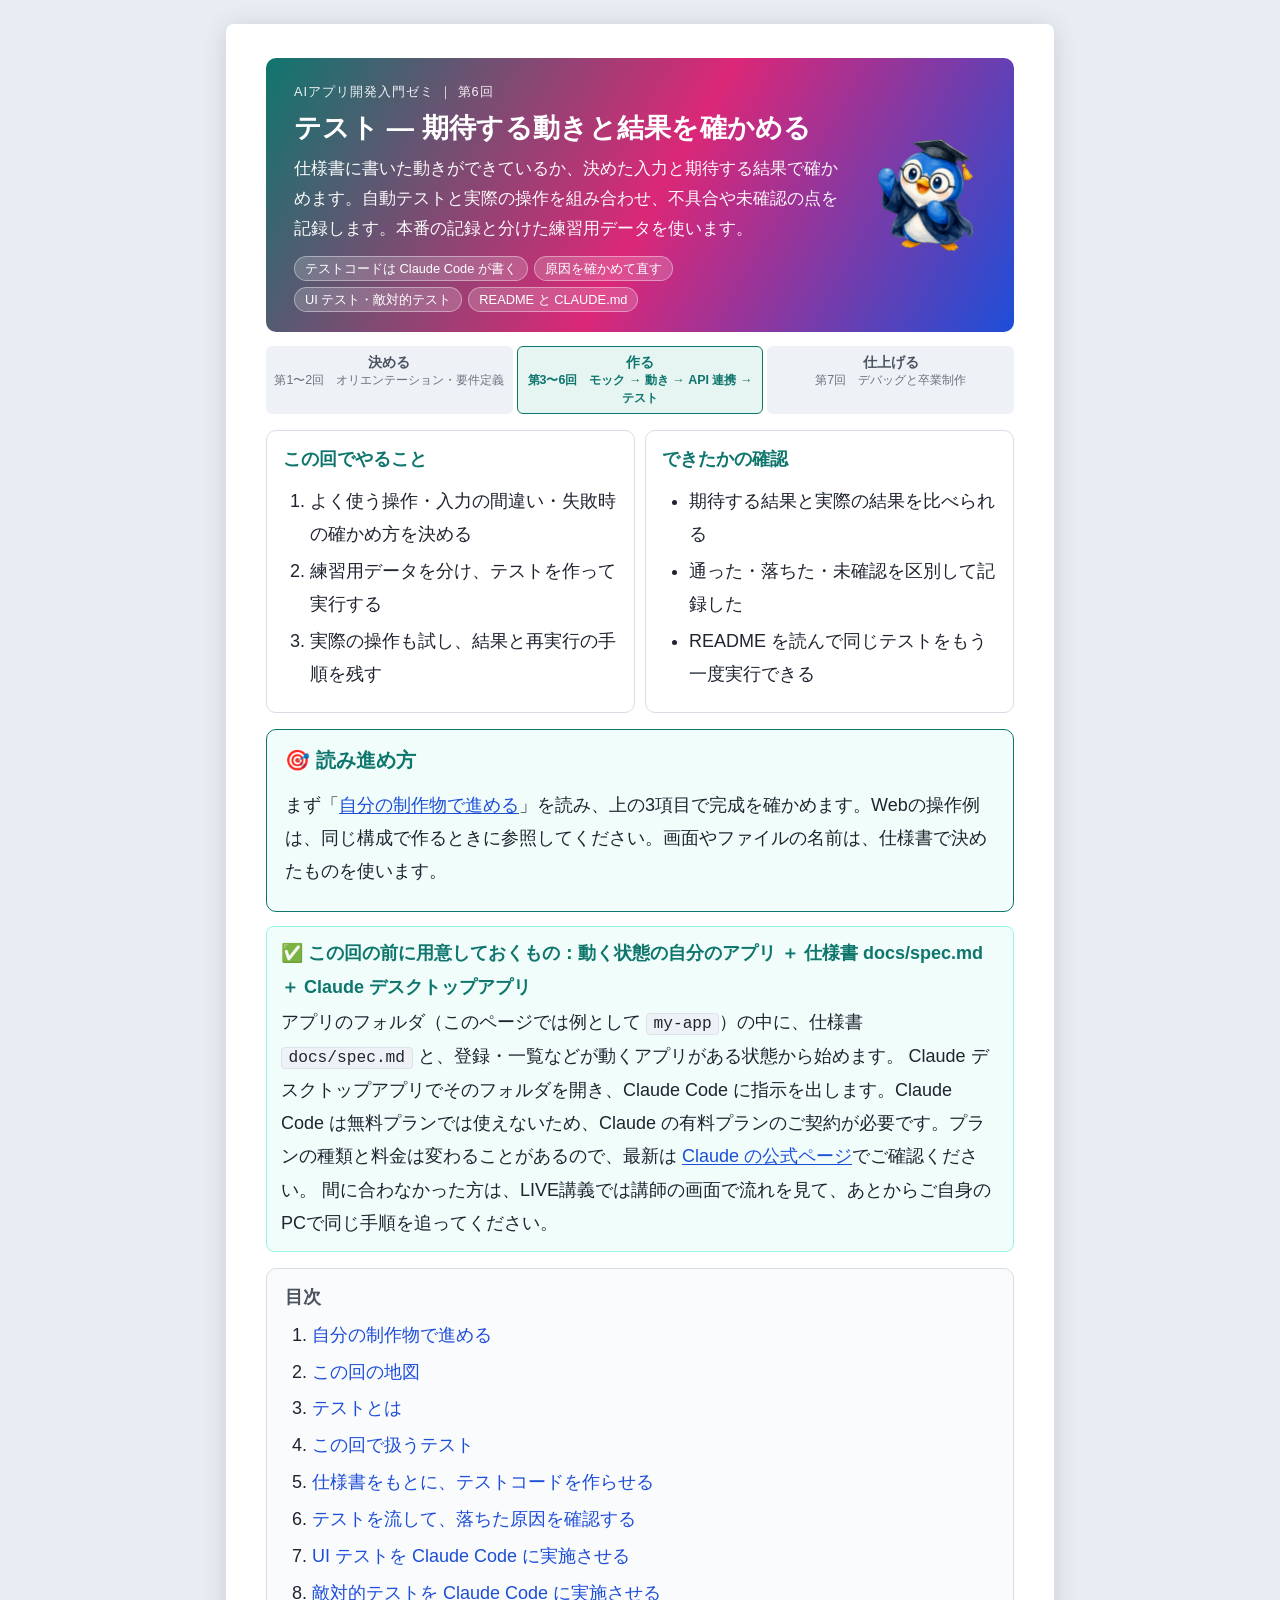
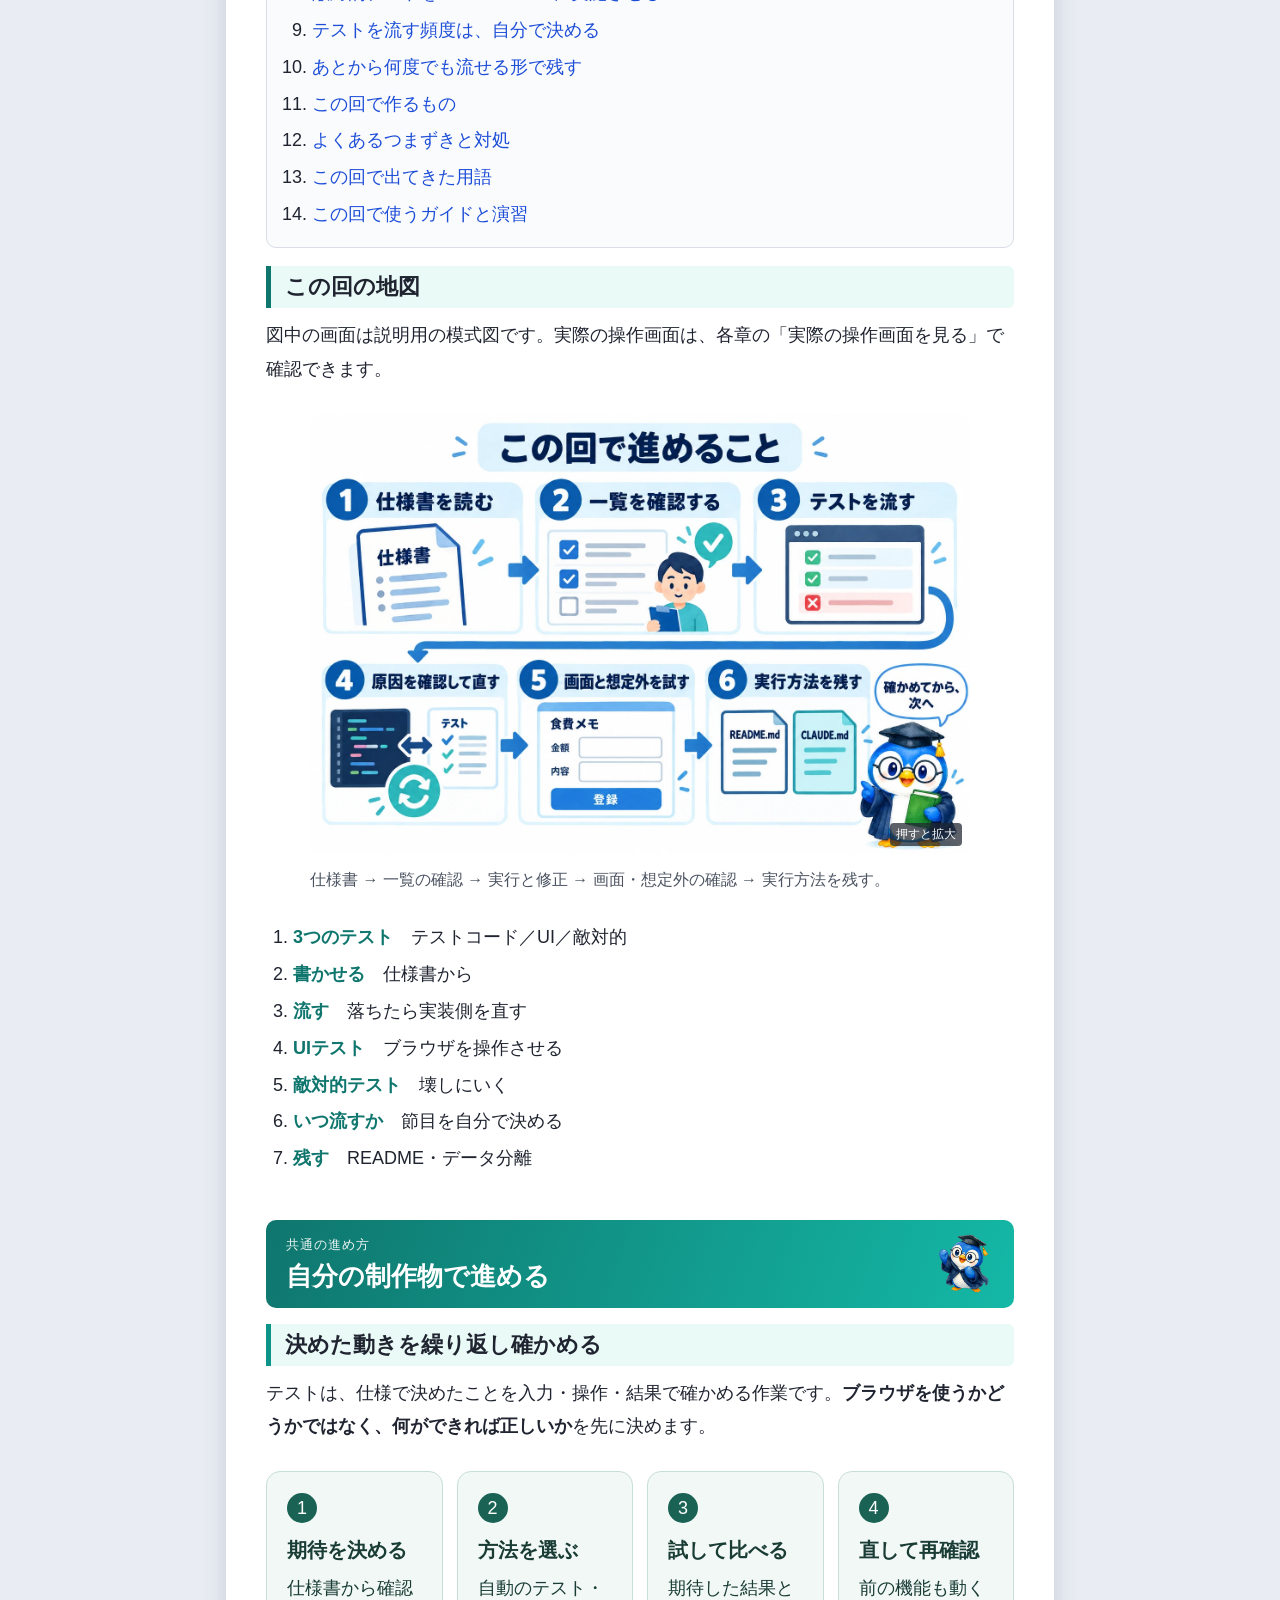
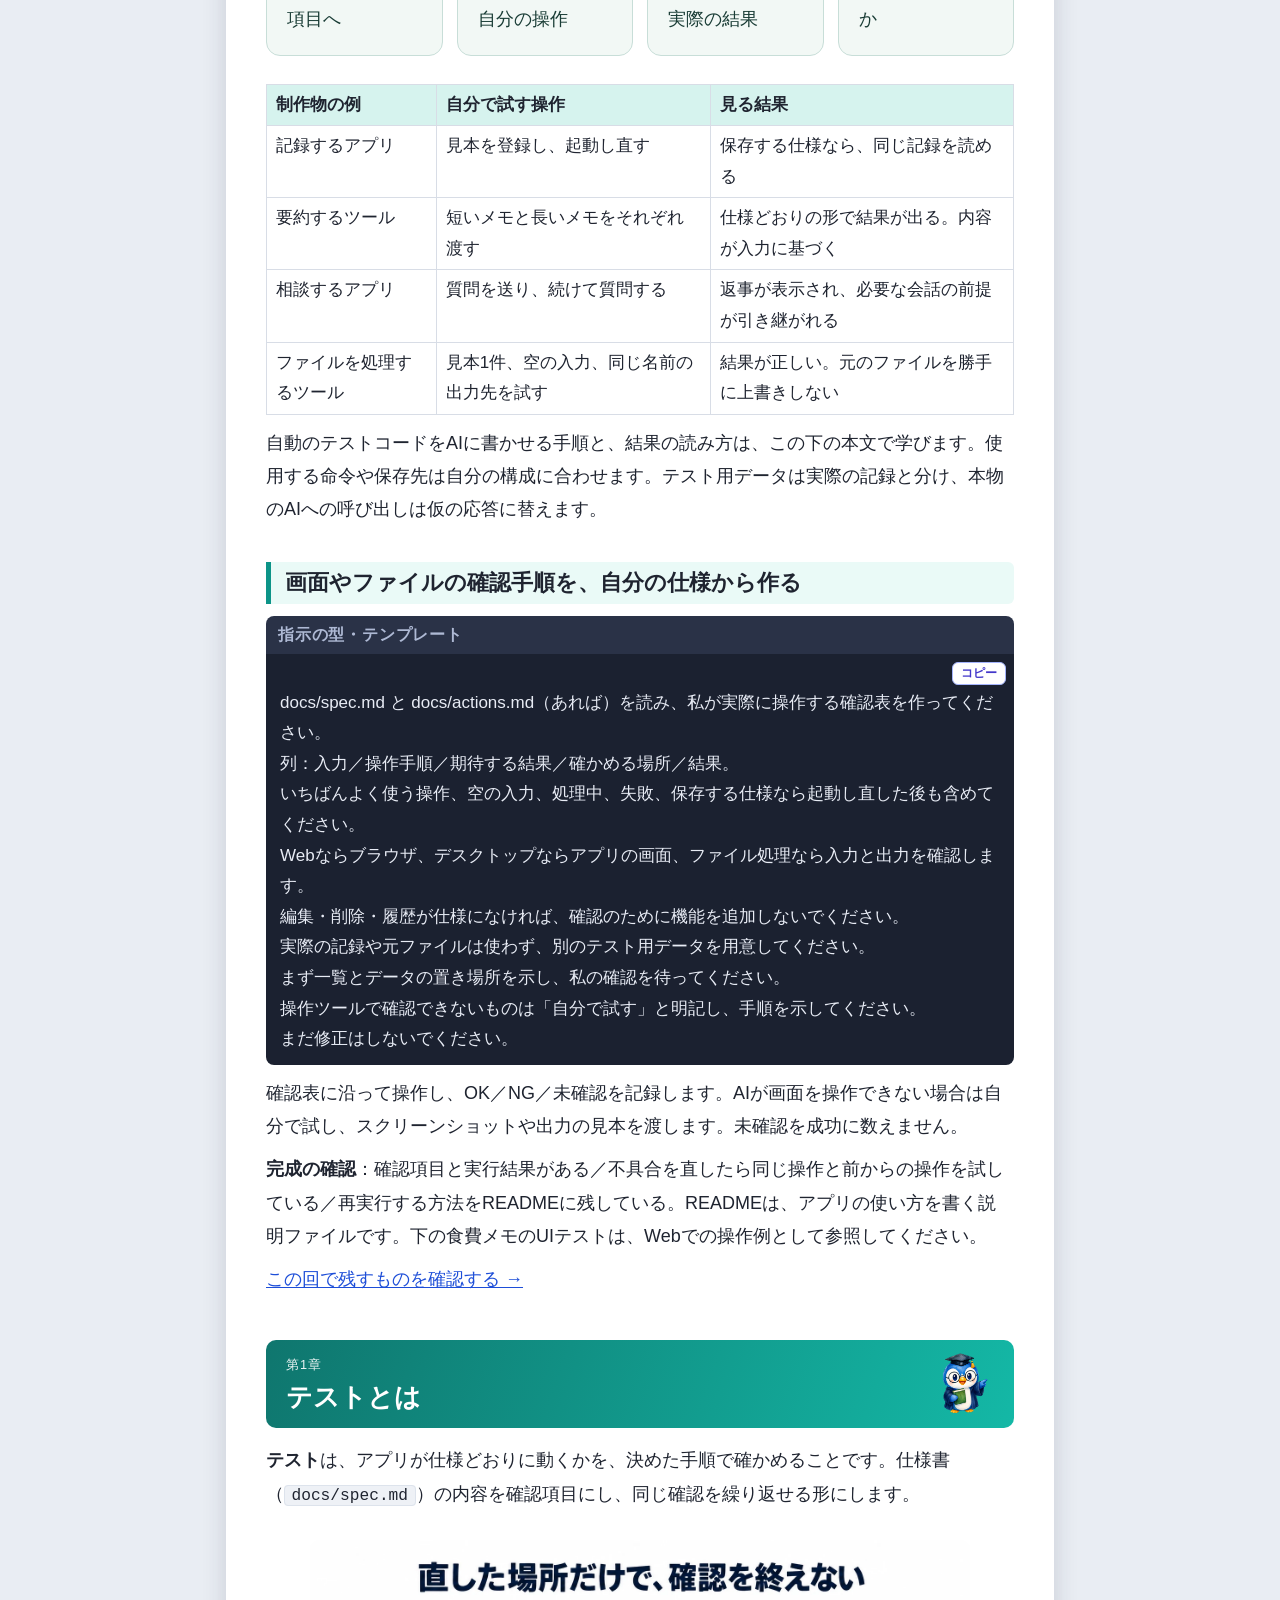
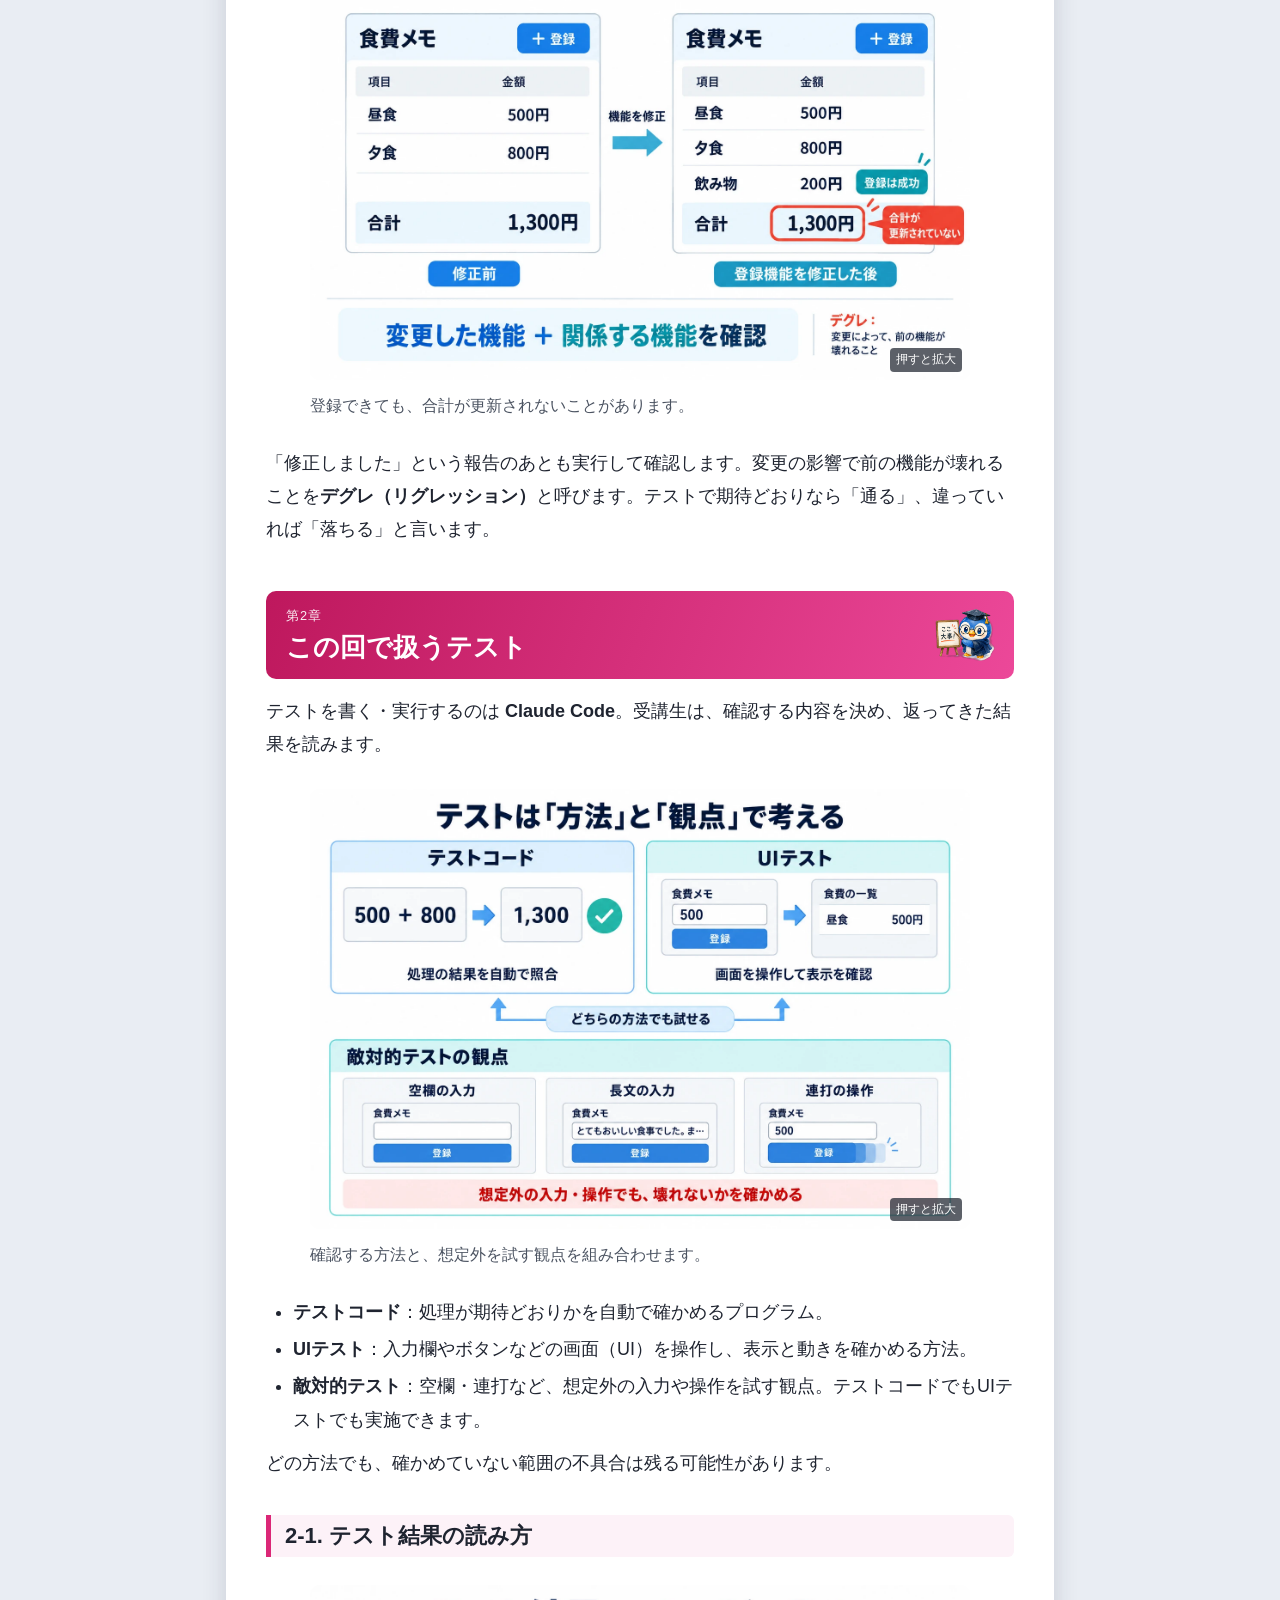
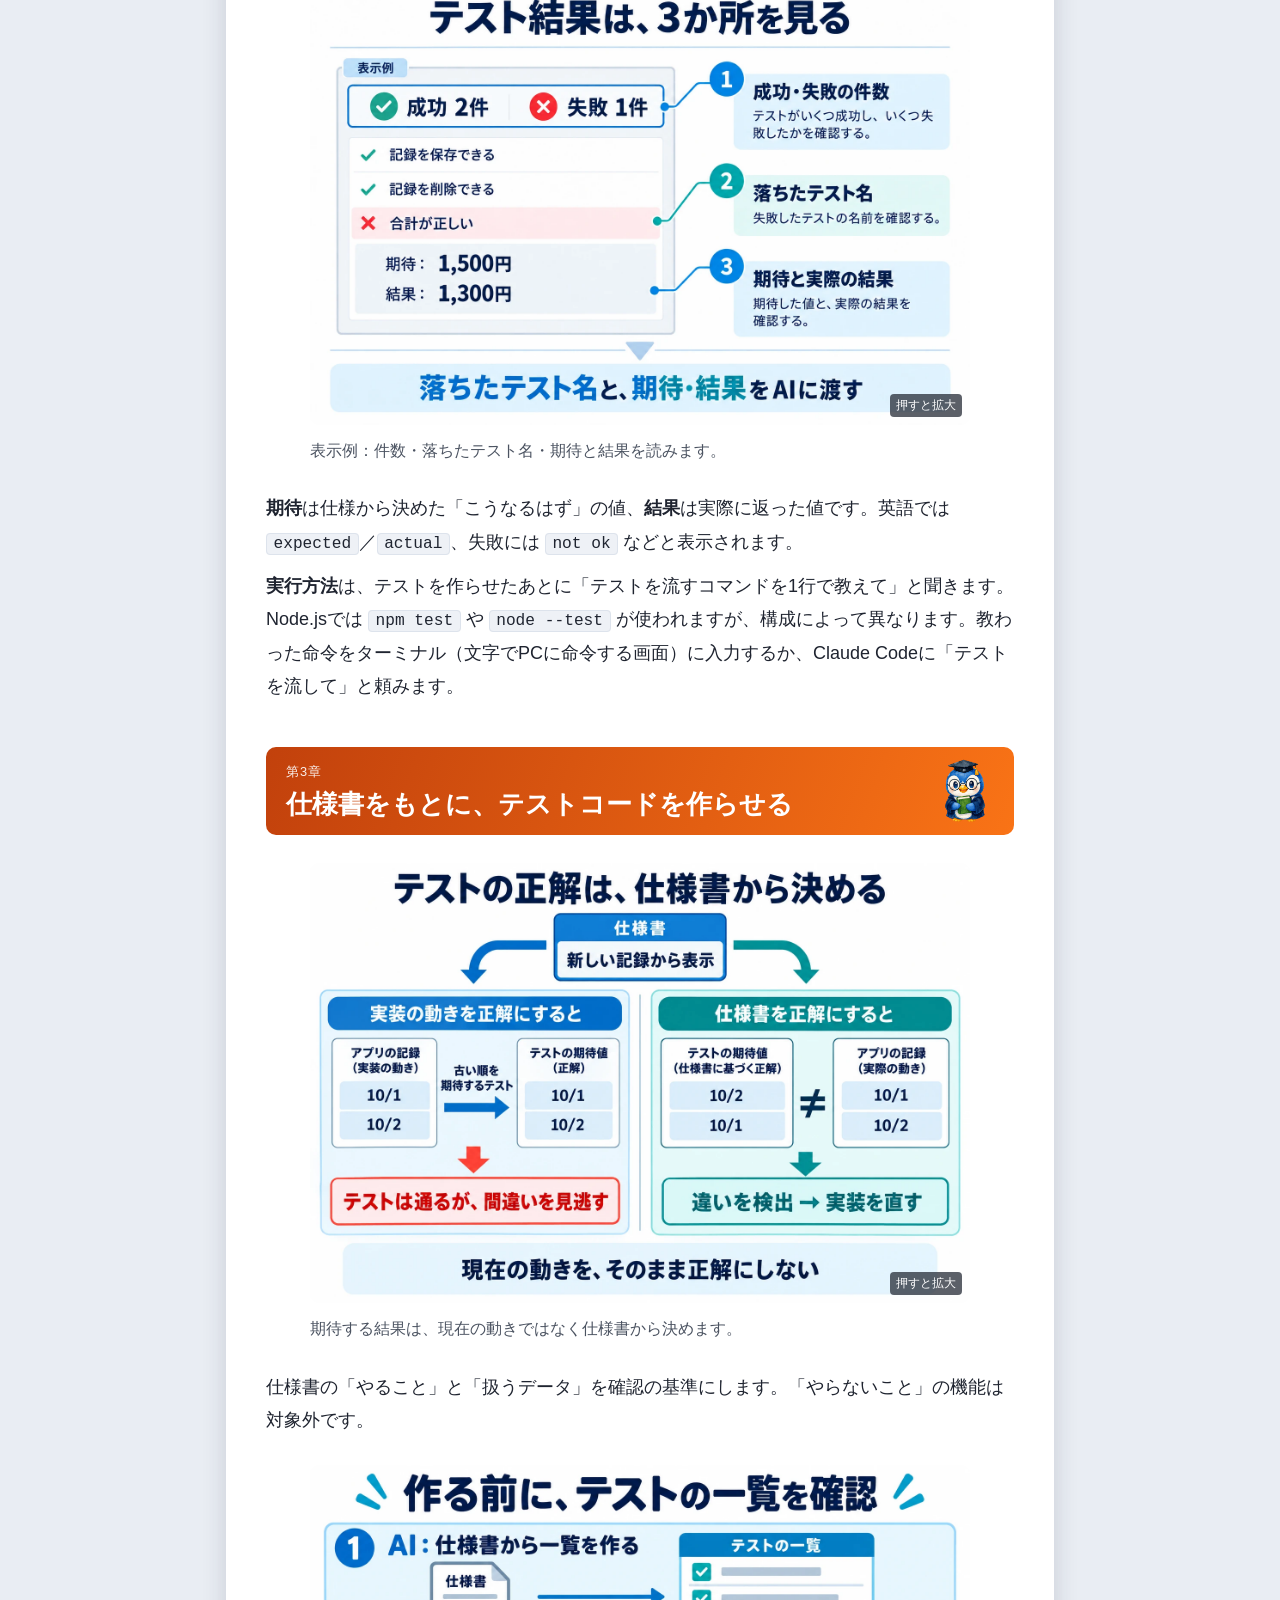
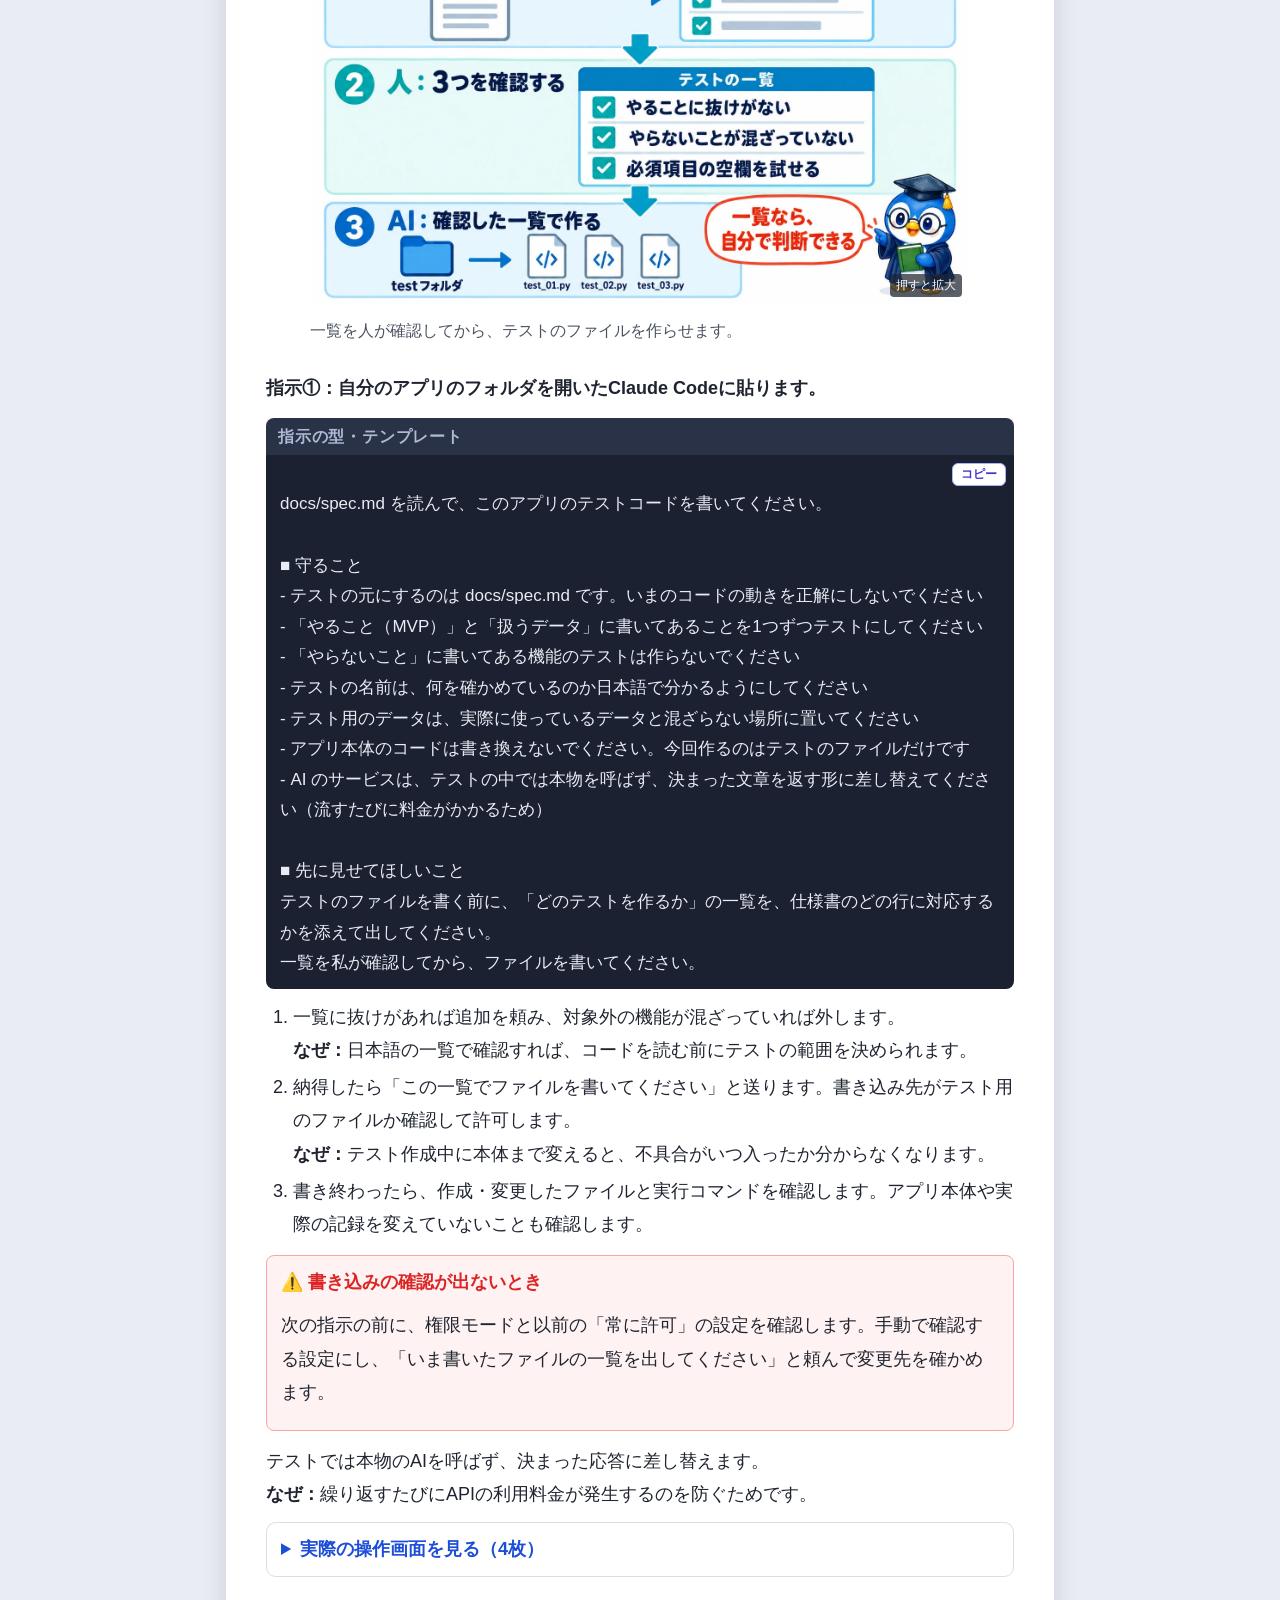
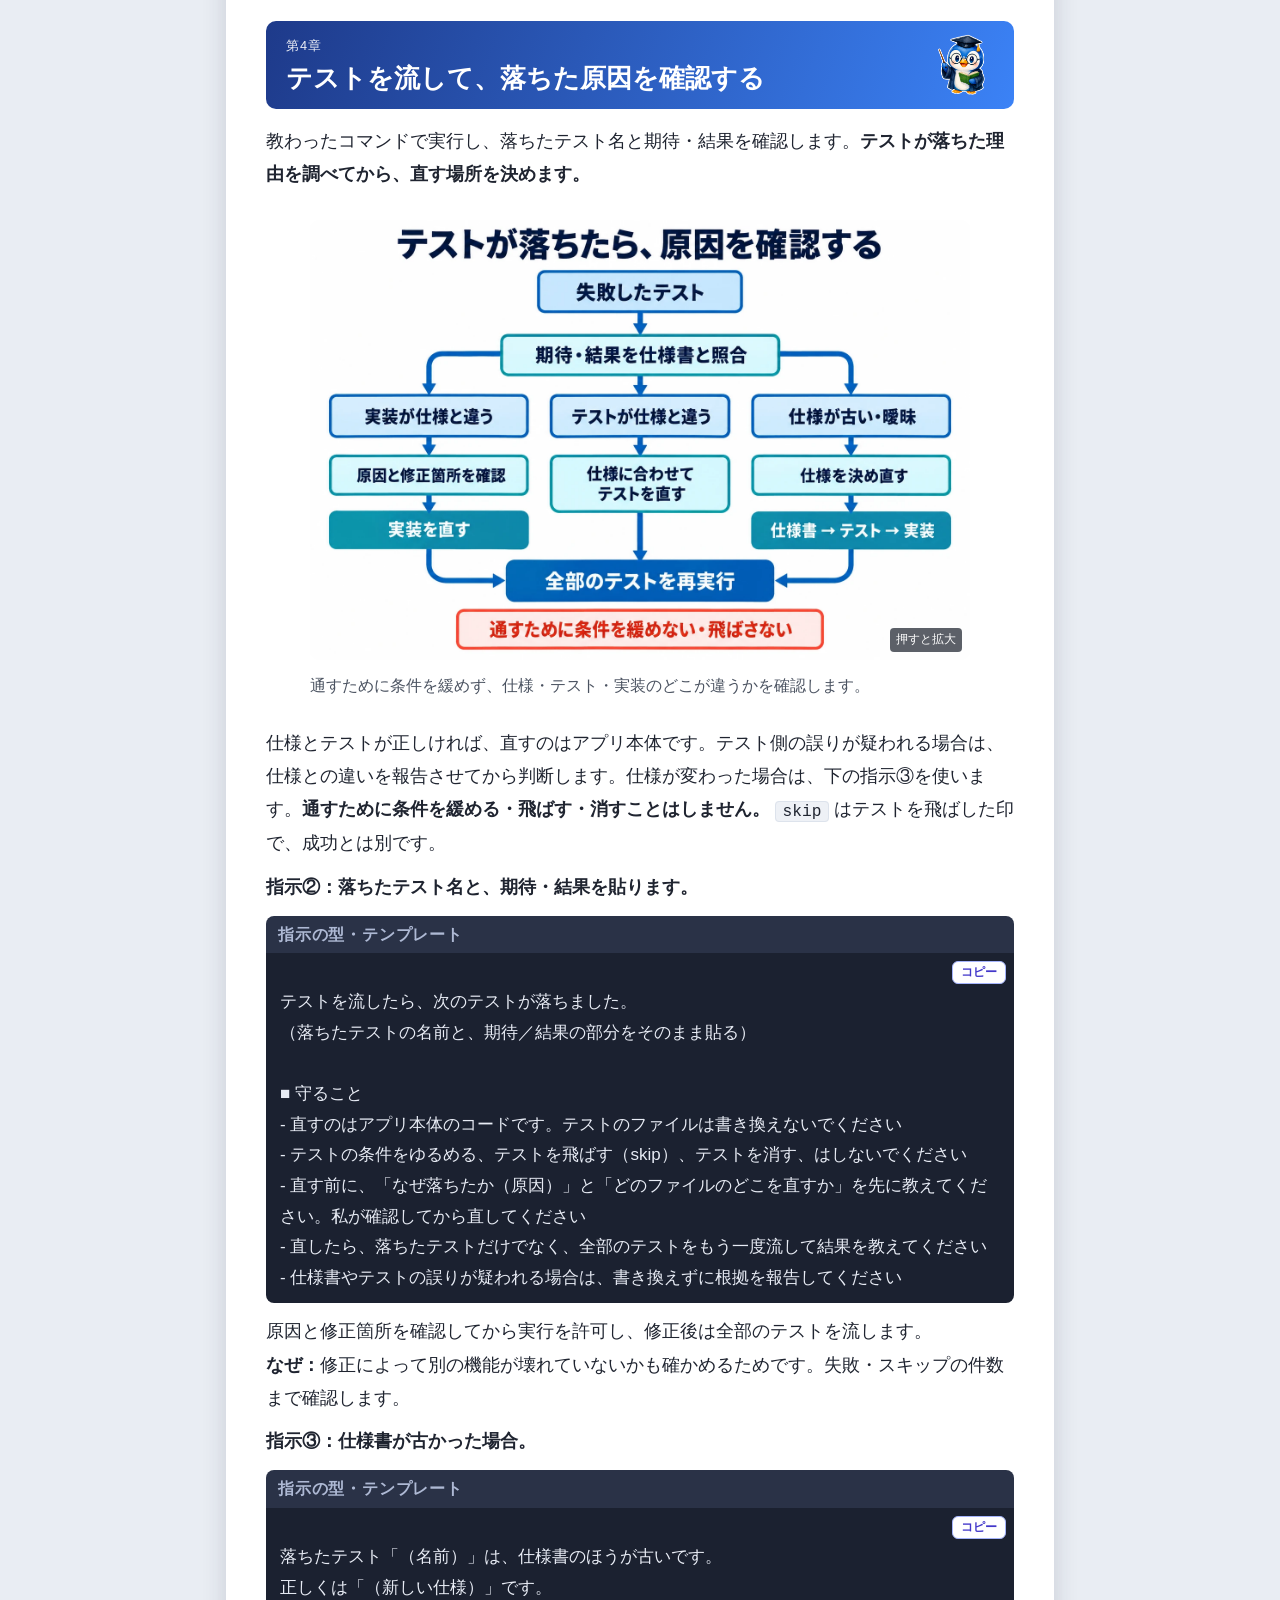
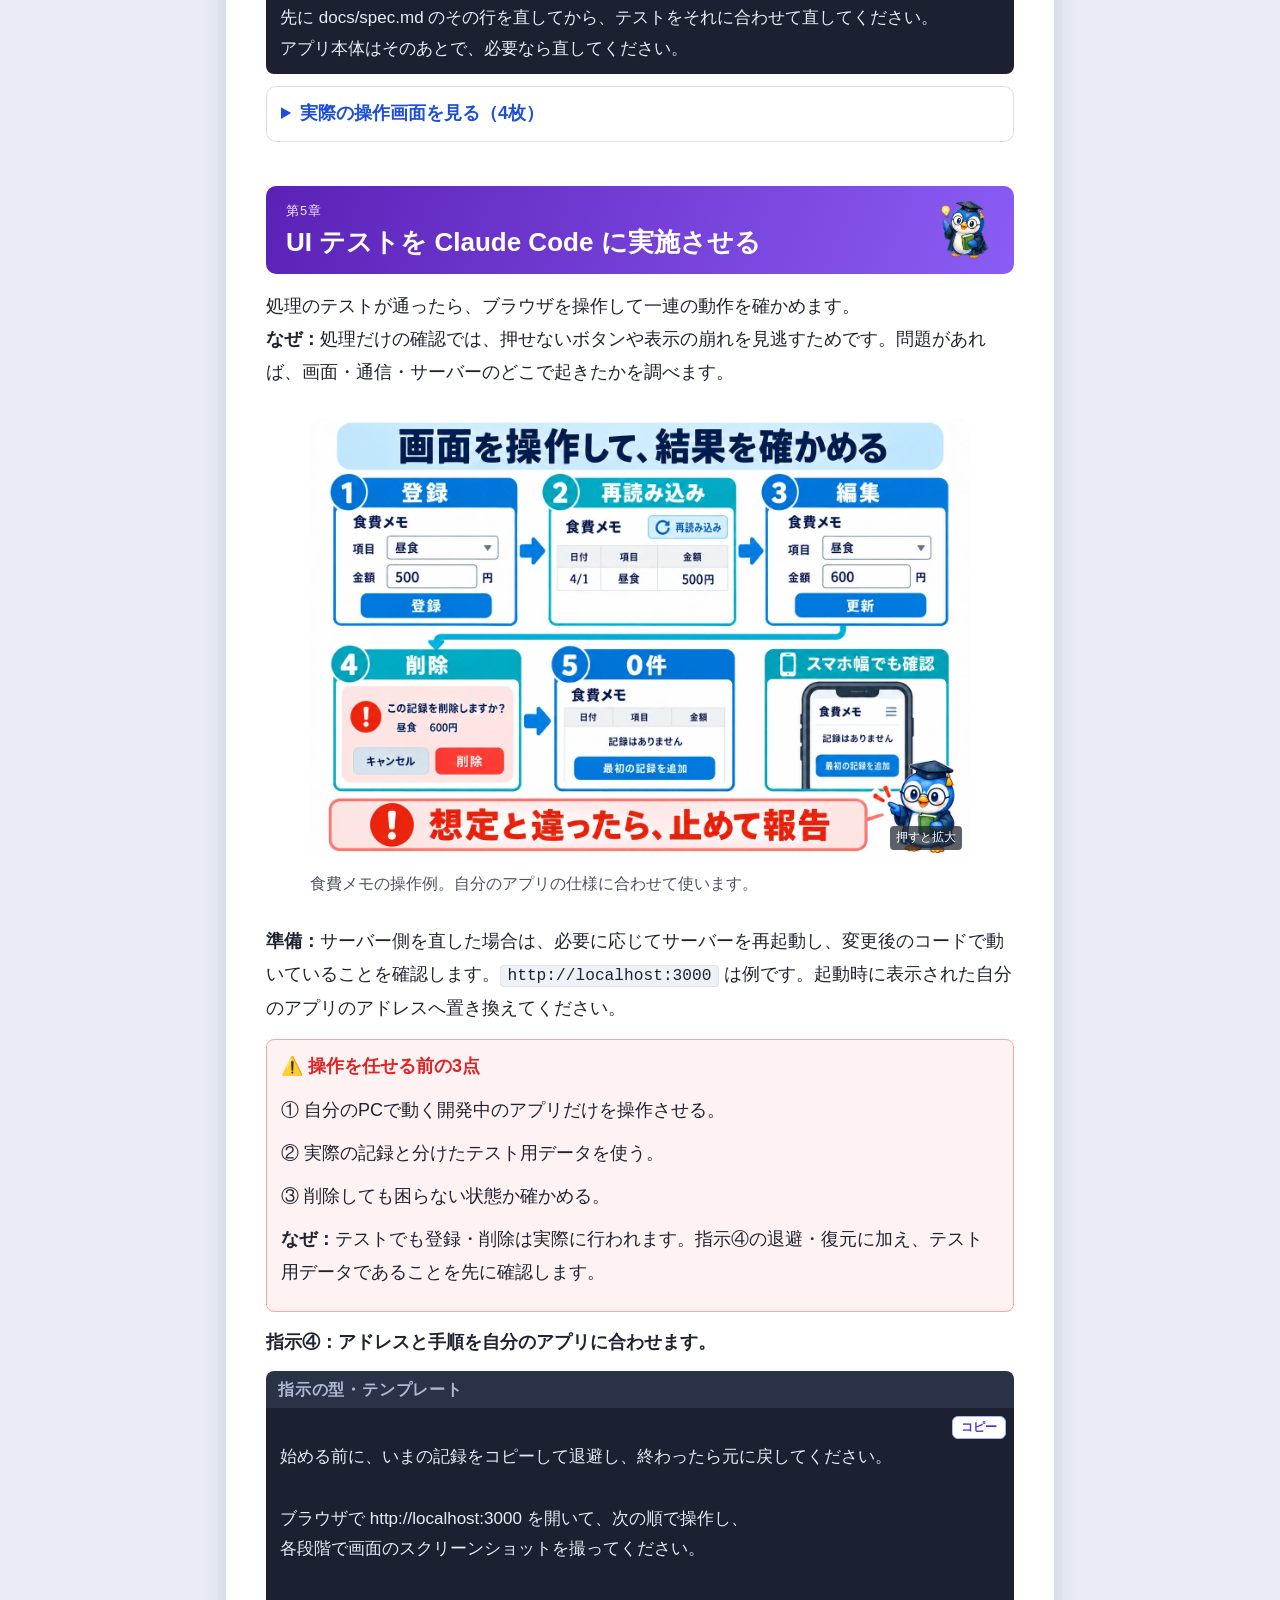
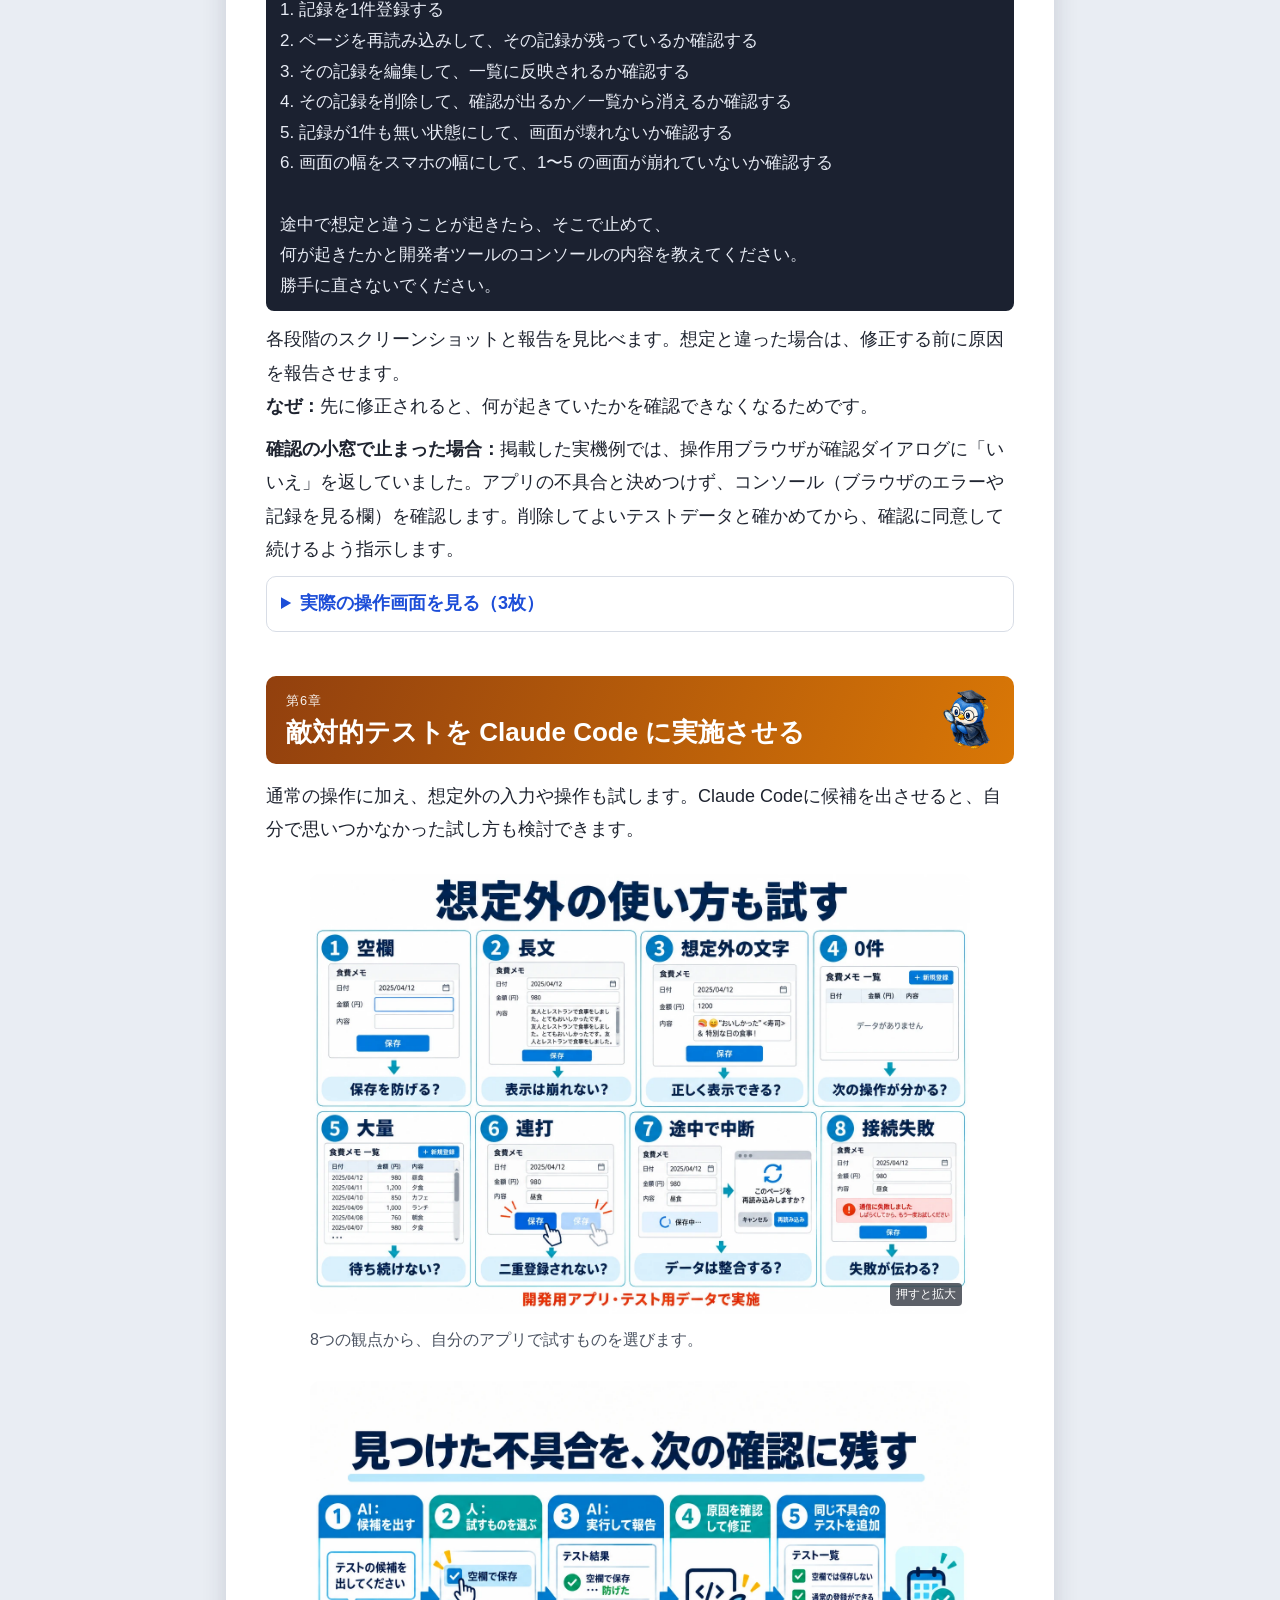
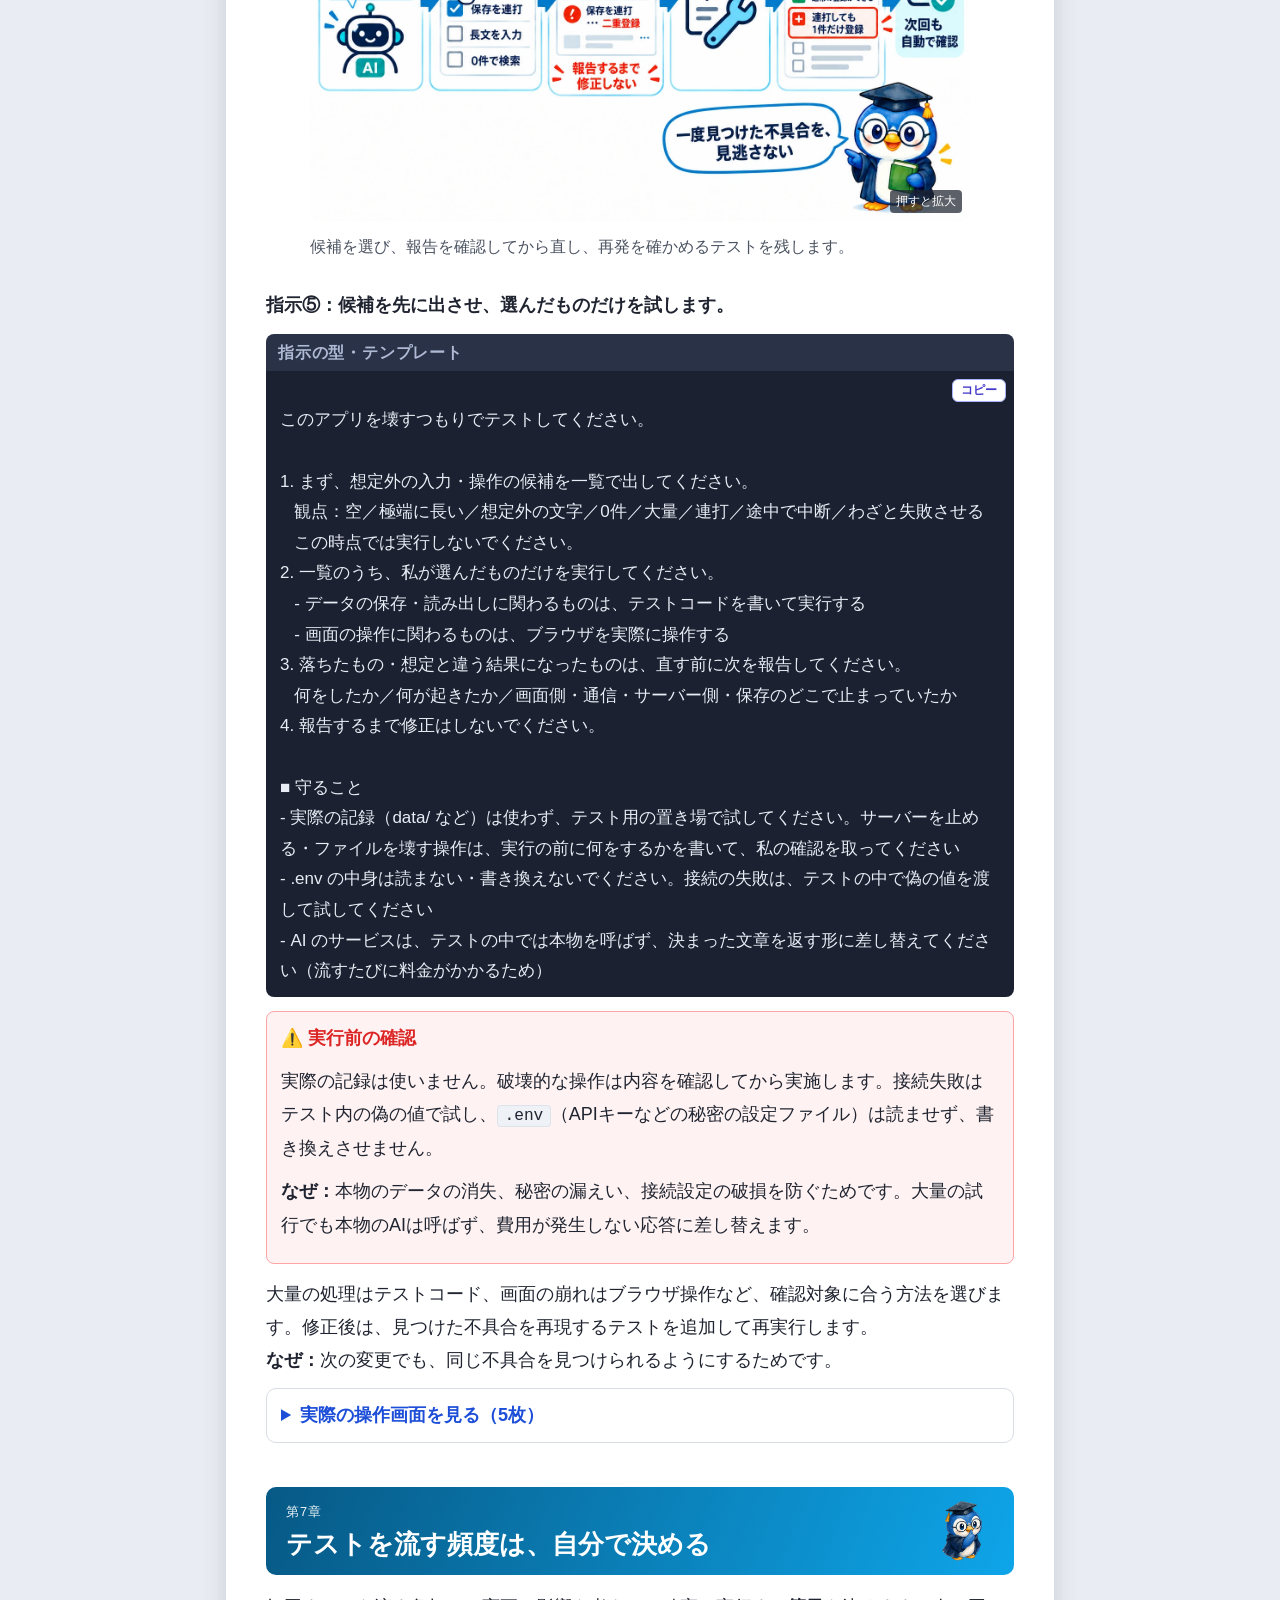
<file: lessons/lesson06/index.html>
<!DOCTYPE html>
<html lang="ja">
<head>
<meta charset="UTF-8">
<meta name="viewport" content="width=device-width, initial-scale=1">
<title>第6回 テスト ｜ AIアプリ開発入門ゼミ</title>
<meta name="description" content="第6回。仕様書に書いた動きができているか、決めた入力と期待する結果で確かめます。自動テストと実際の操作を組み合わせ、不具合や未確認の点を記録します。本番の記録と分けた練習用データを使います。">
<link rel="stylesheet" href="../../assets/lesson.css?v=20261101-projects">
<script src="../../assets/site.js" defer></script>
</head>
<body class="lesson06-reading">
<div class="page">
<main class="sheet">

<section class="cover">
<div class="cover-band">
  <div class="cover-text">
    <div class="kicker">AIアプリ開発入門ゼミ ｜ 第6回</div>
    <h1>テスト ― 期待する動きと結果を確かめる</h1>
    <div class="subtitle">仕様書に書いた動きができているか、決めた入力と期待する結果で確かめます。自動テストと実際の操作を組み合わせ、不具合や未確認の点を記録します。本番の記録と分けた練習用データを使います。</div>
    <div class="chips"><span class="chip">テストコードは Claude Code が書く</span><span class="chip">原因を確かめて直す</span><span class="chip">UI テスト・敵対的テスト</span><span class="chip">README と CLAUDE.md</span></div>
  </div>
  <img class="penguin penguin-cover" src="../../assets/penguins/penguin_cheering_both_wings.png" alt="">
</div>

<ol class="course-band band-3" aria-label="ゼミの中の位置">
  <li><b>決める</b>第1〜2回　オリエンテーション・要件定義</li>
  <li class="is-here"><b>作る</b>第3〜6回　モック → 動き → API 連携 → テスト</li>
  <li><b>仕上げる</b>第7回　デバッグと卒業制作</li>
</ol>

<div class="howto">
  <div><span class="howto-title">この回でやること</span><ol><li>よく使う操作・入力の間違い・失敗時の確かめ方を決める</li><li>練習用データを分け、テストを作って実行する</li><li>実際の操作も試し、結果と再実行の手順を残す</li></ol></div>
  <div><span class="howto-title">できたかの確認</span><ul><li>期待する結果と実際の結果を比べられる</li><li>通った・落ちた・未確認を区別して記録した</li><li>README を読んで同じテストをもう一度実行できる</li></ul></div>
</div>

<div class="goal"><span class="goal-title">🎯 読み進め方</span><p>まず「<a href="#your-project">自分の制作物で進める</a>」を読み、上の3項目で完成を確かめます。Webの操作例は、同じ構成で作るときに参照してください。画面やファイルの名前は、仕様書で決めたものを使います。</p></div>

<div class="box box-point"><span class="box-title">✅ この回の前に用意しておくもの：動く状態の自分のアプリ ＋ 仕様書 docs/spec.md ＋ Claude デスクトップアプリ</span>アプリのフォルダ（このページでは例として <code>my-app</code>）の中に、仕様書 <code>docs/spec.md</code> と、登録・一覧などが動くアプリがある状態から始めます。 Claude デスクトップアプリでそのフォルダを開き、Claude Code に指示を出します。Claude Code は無料プランでは使えないため、Claude の有料プランのご契約が必要です。プランの種類と料金は変わることがあるので、最新は <a href="https://claude.com/pricing" target="_blank" rel="noopener">Claude の公式ページ</a>でご確認ください。 間に合わなかった方は、LIVE講義では講師の画面で流れを見て、あとからご自身のPCで同じ手順を追ってください。</div>

<nav class="toc" aria-label="目次">
  <span class="toc-title">目次</span>
  <ol>
    <li><a href="#your-project">自分の制作物で進める</a></li>
    <li><a href="#map">この回の地図</a></li>
    <li><a href="#what">テストとは</a></li>
    <li><a href="#kinds">この回で扱うテスト</a></li>
    <li><a href="#write">仕様書をもとに、テストコードを作らせる</a></li>
    <li><a href="#run">テストを流して、落ちた原因を確認する</a></li>
    <li><a href="#ui">UI テストを Claude Code に実施させる</a></li>
    <li><a href="#adversarial">敵対的テストを Claude Code に実施させる</a></li>
    <li><a href="#when">テストを流す頻度は、自分で決める</a></li>
    <li><a href="#keep">あとから何度でも流せる形で残す</a></li>
    <li><a href="#deliverables">この回で作るもの</a></li>
    <li><a href="#pitfalls">よくあるつまずきと対処</a></li>
    <li><a href="#glossary">この回で出てきた用語</a></li>
    <li><a href="#guides">この回で使うガイドと演習</a></li>
  </ol>
</nav>

<div class="cover-map" id="map">
  <h3>この回の地図</h3>
  <p>図中の画面は説明用の模式図です。実際の操作画面は、各章の「実際の操作画面を見る」で確認できます。</p>
  <figure class="fig l6-diagram" data-diagram="12_lesson_map"><a class="zoom l6-image" href="../../assets/figs/lesson06/12_lesson_map.webp"><img src="../../assets/figs/lesson06/12_lesson_map.webp" width="1536" height="1024" loading="lazy" alt="仕様書を読み、テスト一覧を人が確認してから実行します。落ちたら原因を確認して直し、再実行。画面操作と想定外の使い方を試し、READMEとCLAUDE.mdに実行方法と節目を残します。"></a><div class="l6-mobile"><p class="l6-title">この回で進めること</p><ol class="l6-flow"><li><span class="l6-step" aria-hidden="true">1</span><div><b>仕様書を読む</b></div></li><li><span class="l6-step" aria-hidden="true">2</span><div><b>一覧を確認する</b></div></li><li><span class="l6-step" aria-hidden="true">3</span><div><b>テストを流す</b></div></li><li><span class="l6-step" aria-hidden="true">4</span><div><b>原因を確認して直す</b></div></li><li><span class="l6-step" aria-hidden="true">5</span><div><b>画面と想定外を試す</b></div></li><li><span class="l6-step" aria-hidden="true">6</span><div><b>実行方法を残す</b></div></li></ol><p class="l6-note">確かめてから、次へ</p><a class="l6-original" href="../../assets/figs/lesson06/12_lesson_map.webp">図解を画像で開く ↗</a></div><figcaption>仕様書 → 一覧の確認 → 実行と修正 → 画面・想定外の確認 → 実行方法を残す。</figcaption></figure>
  <ol class="route">
    <li><a href="#kinds"><b>3つのテスト</b></a>　テストコード／UI／敵対的</li>
    <li><a href="#write"><b>書かせる</b></a>　仕様書から</li>
    <li><a href="#run"><b>流す</b></a>　落ちたら実装側を直す</li>
    <li><a href="#ui"><b>UIテスト</b></a>　ブラウザを操作させる</li>
    <li><a href="#adversarial"><b>敵対的テスト</b></a>　壊しにいく</li>
    <li><a href="#when"><b>いつ流すか</b></a>　節目を自分で決める</li>
    <li><a href="#keep"><b>残す</b></a>　README・データ分離</li>
  </ol>
</div>
</section>

<!-- BEGIN OWN PROJECT PATH -->
<section class="chapter ch-1 project-path" id="your-project">
<div class="chapter-head c-1"><div class="ch-text"><div class="ep">共通の進め方</div><h2>自分の制作物で進める</h2></div><img class="penguin penguin-ch" src="../../assets/penguins/penguin_cheering_both_wings.png" alt=""></div>
<h3>決めた動きを繰り返し確かめる</h3>
<p>テストは、仕様で決めたことを入力・操作・結果で確かめる作業です。<strong>ブラウザを使うかどうかではなく、何ができれば正しいか</strong>を先に決めます。</p>
<div class="flowmap"><div class="flow-step"><div class="f-ep">1</div><div class="f-name">期待を決める</div><div class="f-meta">仕様書から確認項目へ</div></div><div class="flow-arrow">→</div><div class="flow-step"><div class="f-ep">2</div><div class="f-name">方法を選ぶ</div><div class="f-meta">自動のテスト・自分の操作</div></div><div class="flow-arrow">→</div><div class="flow-step"><div class="f-ep">3</div><div class="f-name">試して比べる</div><div class="f-meta">期待した結果と実際の結果</div></div><div class="flow-arrow">→</div><div class="flow-step"><div class="f-ep">4</div><div class="f-name">直して再確認</div><div class="f-meta">前の機能も動くか</div></div></div>
<div class="table-wrap" tabindex="0" role="region" aria-label="自分の制作物の進め方の表"><table><thead><tr><th>制作物の例</th><th>自分で試す操作</th><th>見る結果</th></tr></thead><tbody><tr><td>記録するアプリ</td><td>見本を登録し、起動し直す</td><td>保存する仕様なら、同じ記録を読める</td></tr><tr><td>要約するツール</td><td>短いメモと長いメモをそれぞれ渡す</td><td>仕様どおりの形で結果が出る。内容が入力に基づく</td></tr><tr><td>相談するアプリ</td><td>質問を送り、続けて質問する</td><td>返事が表示され、必要な会話の前提が引き継がれる</td></tr><tr><td>ファイルを処理するツール</td><td>見本1件、空の入力、同じ名前の出力先を試す</td><td>結果が正しい。元のファイルを勝手に上書きしない</td></tr></tbody></table></div>
<p>自動のテストコードをAIに書かせる手順と、結果の読み方は、この下の本文で学びます。使用する命令や保存先は自分の構成に合わせます。テスト用データは実際の記録と分け、本物のAIへの呼び出しは仮の応答に替えます。</p>
<h3>画面やファイルの確認手順を、自分の仕様から作る</h3>
<span class="code-label">指示の型・テンプレート</span><pre class="prompt">docs/spec.md と docs/actions.md（あれば）を読み、私が実際に操作する確認表を作ってください。
列：入力／操作手順／期待する結果／確かめる場所／結果。
いちばんよく使う操作、空の入力、処理中、失敗、保存する仕様なら起動し直した後も含めてください。
Webならブラウザ、デスクトップならアプリの画面、ファイル処理なら入力と出力を確認します。
編集・削除・履歴が仕様になければ、確認のために機能を追加しないでください。
実際の記録や元ファイルは使わず、別のテスト用データを用意してください。
まず一覧とデータの置き場所を示し、私の確認を待ってください。
操作ツールで確認できないものは「自分で試す」と明記し、手順を示してください。
まだ修正はしないでください。</pre>
<p>確認表に沿って操作し、OK／NG／未確認を記録します。AIが画面を操作できない場合は自分で試し、スクリーンショットや出力の見本を渡します。未確認を成功に数えません。</p>
<p><strong>完成の確認</strong>：確認項目と実行結果がある／不具合を直したら同じ操作と前からの操作を試している／再実行する方法をREADMEに残している。READMEは、アプリの使い方を書く説明ファイルです。下の食費メモのUIテストは、Webでの操作例として参照してください。</p><p><a href="#deliverables">この回で残すものを確認する →</a></p>
</section>
<!-- END OWN PROJECT PATH -->

<section class="chapter ch-1" id="what">
  <div class="chapter-head c-1">
    <div class="ch-text">
      <div class="ep">第1章</div>
      <h2>テストとは</h2>
    </div>
    <img class="penguin penguin-ch" src="../../assets/penguins/penguin_pointing.png" alt="">
  </div>
<p><strong>テスト</strong>は、アプリが仕様どおりに動くかを、決めた手順で確かめることです。仕様書（<code>docs/spec.md</code>）の内容を確認項目にし、同じ確認を繰り返せる形にします。</p>
<figure class="fig l6-diagram" data-diagram="01_regression"><a class="zoom l6-image" href="../../assets/figs/lesson06/01_regression.webp"><img src="../../assets/figs/lesson06/01_regression.webp" width="1536" height="1024" loading="lazy" alt="修正前は500円と800円の合計1,300円。修正後は200円の登録に成功しても合計が1,300円のまま。変更した機能と関係する機能を確かめます。"></a><div class="l6-mobile"><p class="l6-title">直した場所だけで、確認を終えない</p><div class="l6-card "><strong class="l6-card-title">修正前</strong><div class="l6-records"><div><span>昼食</span><b>500円</b></div><div><span>夕食</span><b>800円</b></div><div class="l6-total"><span>合計</span><b>1,300円</b></div></div></div><div class="l6-arrow">↓ 登録機能を修正</div><div class="l6-card "><strong class="l6-card-title">修正後：飲み物を登録</strong><div class="l6-records"><div><span>昼食</span><b>500円</b></div><div><span>夕食</span><b>800円</b></div><div><span>飲み物</span><b>200円</b></div><div class="l6-total"><span>合計</span><b>1,300円</b></div></div><p class="l6-note l6-warn">登録は成功。でも合計は更新されていない。<br>期待する合計：1,500円</p></div><p class="l6-note">変更した機能 ＋ 関係する機能を確認</p><a class="l6-original" href="../../assets/figs/lesson06/01_regression.webp">図解を画像で開く ↗</a></div><figcaption>登録できても、合計が更新されないことがあります。</figcaption></figure>
<p>「修正しました」という報告のあとも実行して確認します。変更の影響で前の機能が壊れることを<strong>デグレ（リグレッション）</strong>と呼びます。テストで期待どおりなら「通る」、違っていれば「落ちる」と言います。</p>
</section>
<section class="chapter ch-2" id="kinds">
  <div class="chapter-head c-2">
    <div class="ch-text">
      <div class="ep">第2章</div>
      <h2>この回で扱うテスト</h2>
    </div>
    <img class="penguin penguin-ch" src="../../assets/penguins/penguin_koko_daiji_board.png" alt="">
  </div>
<p>テストを書く・実行するのは <strong>Claude Code</strong>。受講生は、確認する内容を決め、返ってきた結果を読みます。</p>
<figure class="fig l6-diagram" data-diagram="02_test_methods"><a class="zoom l6-image" href="../../assets/figs/lesson06/02_test_methods.webp"><img src="../../assets/figs/lesson06/02_test_methods.webp" width="1536" height="1024" loading="lazy" alt="テストコードは処理の結果を自動で照合し、UIテストは画面を操作して表示を確認します。空欄・長文・連打などの敵対的テストは、どちらの方法でも実施できます。"></a><div class="l6-mobile"><p class="l6-title">テストは「方法」と「観点」で考える</p><div class="l6-stack"><div class="l6-card "><strong class="l6-card-title">方法① テストコード</strong><div class="l6-example">500 ＋ 800 → 1,300 ✓</div><p>処理の結果を自動で照合</p></div><div class="l6-card "><strong class="l6-card-title">方法② UIテスト</strong><div class="l6-example">500円を入力 → 登録<br>↓<br>一覧に「昼食 500円」</div><p>画面を操作して表示を確認</p></div><div class="l6-card l6-teal"><strong class="l6-card-title">観点：敵対的テスト</strong><div class="l6-tags"><span>空欄</span><span>長文</span><span>連打</span></div><p>どちらの方法でも試せる</p></div></div><a class="l6-original" href="../../assets/figs/lesson06/02_test_methods.webp">図解を画像で開く ↗</a></div><figcaption>確認する方法と、想定外を試す観点を組み合わせます。</figcaption></figure>
<ul><li><strong>テストコード</strong>：処理が期待どおりかを自動で確かめるプログラム。</li><li><strong>UIテスト</strong>：入力欄やボタンなどの画面（UI）を操作し、表示と動きを確かめる方法。</li><li><strong>敵対的テスト</strong>：空欄・連打など、想定外の入力や操作を試す観点。テストコードでもUIテストでも実施できます。</li></ul>
<p>どの方法でも、確かめていない範囲の不具合は残る可能性があります。</p><h3 id="reading-results">2-1. テスト結果の読み方</h3><figure class="fig l6-diagram" data-diagram="03_read_results"><a class="zoom l6-image" href="../../assets/figs/lesson06/03_read_results.webp"><img src="../../assets/figs/lesson06/03_read_results.webp" width="1536" height="1024" loading="lazy" alt="成功2件、失敗1件の表示例。落ちたテスト名は「合計が正しい」、期待は1,500円、実際の結果は1,300円。この3か所を確認してAIに渡します。"></a><div class="l6-mobile"><p class="l6-title">テスト結果は、3か所を見る</p><ol class="l6-flow"><li><span class="l6-step" aria-hidden="true">1</span><div><b>成功・失敗の件数</b><div class="l6-example">成功 2件 ／ 失敗 1件</div></div></li><li><span class="l6-step" aria-hidden="true">2</span><div><b>落ちたテスト名</b><div class="l6-example">✓ 記録を保存できる<br>✓ 記録を削除できる<br><strong class="l6-error">✕ 合計が正しい</strong></div></div></li><li><span class="l6-step" aria-hidden="true">3</span><div><b>期待と実際の結果</b><div class="l6-example">期待：1,500円<br><strong class="l6-error">結果：1,300円</strong></div></div></li></ol><p class="l6-note">テスト名と、期待・結果をAIに渡す</p><a class="l6-original" href="../../assets/figs/lesson06/03_read_results.webp">図解を画像で開く ↗</a></div><figcaption>表示例：件数・落ちたテスト名・期待と結果を読みます。</figcaption></figure>
<p><strong>期待</strong>は仕様から決めた「こうなるはず」の値、<strong>結果</strong>は実際に返った値です。英語では <code>expected</code>／<code>actual</code>、失敗には <code>not ok</code> などと表示されます。</p>
<p><strong>実行方法</strong>は、テストを作らせたあとに「テストを流すコマンドを1行で教えて」と聞きます。Node.jsでは <code>npm test</code> や <code>node --test</code> が使われますが、構成によって異なります。教わった命令をターミナル（文字でPCに命令する画面）に入力するか、Claude Codeに「テストを流して」と頼みます。</p>
</section>
<section class="chapter ch-3" id="write">
  <div class="chapter-head c-3">
    <div class="ch-text">
      <div class="ep">第3章</div>
      <h2>仕様書をもとに、テストコードを作らせる</h2>
    </div>
    <img class="penguin penguin-ch" src="../../assets/penguins/penguin_holding_book.png" alt="">
  </div>
<figure class="fig l6-diagram" data-diagram="04_spec_basis"><a class="zoom l6-image" href="../../assets/figs/lesson06/04_spec_basis.webp"><img src="../../assets/figs/lesson06/04_spec_basis.webp" width="1536" height="1024" loading="lazy" alt="仕様は新しい記録から表示。実装が古い順のとき、実装を正解にするとテストが通って間違いを見逃します。仕様書に基づく新しい順との違いを検出して直します。"></a><div class="l6-mobile"><p class="l6-title">テストの正解は、仕様書から決める</p><p class="l6-note">仕様：新しい記録から表示</p><div class="l6-stack"><div class="l6-card "><strong class="l6-card-title">現在の動きを正解にすると</strong><div class="l6-example">実装：10/1 → 10/2<br>期待：10/1 → 10/2</div><p class="l6-error">通るが、仕様との違いを見逃す</p></div><div class="l6-card l6-teal"><strong class="l6-card-title">仕様書を正解にすると</strong><div class="l6-example">実装：10/1 → 10/2<br>期待：10/2 → 10/1</div><p>違いを検出 → 実装を直す</p></div></div><a class="l6-original" href="../../assets/figs/lesson06/04_spec_basis.webp">図解を画像で開く ↗</a></div><figcaption>期待する結果は、現在の動きではなく仕様書から決めます。</figcaption></figure>
<p>仕様書の「やること」と「扱うデータ」を確認の基準にします。「やらないこと」の機能は対象外です。</p>
<figure class="fig l6-diagram" data-diagram="05_review_list"><a class="zoom l6-image" href="../../assets/figs/lesson06/05_review_list.webp"><img src="../../assets/figs/lesson06/05_review_list.webp" width="1536" height="1024" loading="lazy" alt="AIが仕様書から一覧を作り、人が「やることの抜け」「対象外の混入」「必須項目の空欄テスト」を確認し、AIが承認された一覧でテストを作ります。"></a><div class="l6-mobile"><p class="l6-title">作る前に、テストの一覧を確認</p><ol class="l6-flow"><li><span class="l6-step" aria-hidden="true">1</span><div><b>AI：仕様書から一覧を作る</b><div class="l6-example">仕様書 → テストの一覧</div></div></li><li><span class="l6-step" aria-hidden="true">2</span><div><b>人：3つを確認する</b><ul><li>やることに抜けがない</li><li>やらないことが混ざっていない</li><li>必須項目の空欄を試せる</li></ul></div></li><li><span class="l6-step" aria-hidden="true">3</span><div><b>AI：確認した一覧で作る</b><div class="l6-example">確認済みの一覧 → テストのファイル</div></div></li></ol><p class="l6-note">一覧なら、自分で判断できる</p><a class="l6-original" href="../../assets/figs/lesson06/05_review_list.webp">図解を画像で開く ↗</a></div><figcaption>一覧を人が確認してから、テストのファイルを作らせます。</figcaption></figure>
<p><strong>指示①：自分のアプリのフォルダを開いたClaude Codeに貼ります。</strong></p>
<span class="code-label">指示の型・テンプレート</span><pre class="prompt">docs/spec.md を読んで、このアプリのテストコードを書いてください。

■ 守ること
- テストの元にするのは docs/spec.md です。いまのコードの動きを正解にしないでください
- 「やること（MVP）」と「扱うデータ」に書いてあることを1つずつテストにしてください
- 「やらないこと」に書いてある機能のテストは作らないでください
- テストの名前は、何を確かめているのか日本語で分かるようにしてください
- テスト用のデータは、実際に使っているデータと混ざらない場所に置いてください
- アプリ本体のコードは書き換えないでください。今回作るのはテストのファイルだけです
- AI のサービスは、テストの中では本物を呼ばず、決まった文章を返す形に差し替えてください（流すたびに料金がかかるため）

■ 先に見せてほしいこと
テストのファイルを書く前に、「どのテストを作るか」の一覧を、仕様書のどの行に対応するかを添えて出してください。
一覧を私が確認してから、ファイルを書いてください。</pre>
<ol><li>一覧に抜けがあれば追加を頼み、対象外の機能が混ざっていれば外します。<br><strong>なぜ：</strong>日本語の一覧で確認すれば、コードを読む前にテストの範囲を決められます。</li><li>納得したら「この一覧でファイルを書いてください」と送ります。書き込み先がテスト用のファイルか確認して許可します。<br><strong>なぜ：</strong>テスト作成中に本体まで変えると、不具合がいつ入ったか分からなくなります。</li><li>書き終わったら、作成・変更したファイルと実行コマンドを確認します。アプリ本体や実際の記録を変えていないことも確認します。</li></ol>
<div class="box box-warn"><span class="box-title">⚠️ 書き込みの確認が出ないとき</span><div><p>次の指示の前に、権限モードと以前の「常に許可」の設定を確認します。手動で確認する設定にし、「いま書いたファイルの一覧を出してください」と頼んで変更先を確かめます。</p></div></div>
<p>テストでは本物のAIを呼ばず、決まった応答に差し替えます。<br><strong>なぜ：</strong>繰り返すたびにAPIの利用料金が発生するのを防ぐためです。</p><details class="more"><summary>実際の操作画面を見る（4枚）</summary><div class="more-body"><figure class="shot">
      <a class="zoom" href="../../assets/images/lesson05/r5_app_prompt1_typed.png"><img src="../../assets/images/lesson05/r5_app_prompt1_typed.png" alt="指示①を入力欄に貼った状態" loading="lazy" data-taken="2026-09-08" title="撮影 2026年9月"></a>
      <figcaption>指示①を貼ったところ（例：食費メモ）。入力欄の近くに「ローカル」と自分のフォルダ名（my-app）が出ていること（この画像では入力欄の上にあります。いまの版では入力欄の下の行に出ます）、入力欄の下の権限モードが「手動」になっていることを見てから送ります。撮影時の指示には、最後の「AI のサービスは〜」の行はまだ入っていません</figcaption>
    </figure><figure class="shot">
      <a class="zoom" href="../../assets/images/lesson05/r5_app_test_list.png"><img src="../../assets/images/lesson05/r5_app_test_list.png" alt="返ってきたテストの一覧。番号・テスト名・仕様書の該当行が表になっている" loading="lazy" data-taken="2026-09-08" title="撮影 2026年9月"></a>
      <figcaption>返ってきた一覧の冒頭（例：食費メモ）。使う道具・テスト用データの置き場・本体を書き換えないことを先に述べてから、22件の一覧が続きます</figcaption>
    </figure><figure class="shot">
      <a class="zoom" href="../../assets/images/lesson05/r5_app_test_question.png"><img src="../../assets/images/lesson05/r5_app_test_question.png" alt="一覧の最後で、画面の確認をどこまでテストにするかを AI が質問している" loading="lazy" data-taken="2026-09-08" title="撮影 2026年9月"></a>
      <figcaption>一覧の最後で、AI が判断を聞いてきた例。「画面の確認は、部品を足さずに文字を調べるだけにするか（案A）、ブラウザを動かす部品を足すか（案B）」という質問でした。使う技術を増やさない案Aを選んでいます。決めるのは自分です</figcaption>
    </figure><figure class="shot">
      <a class="zoom" href="../../assets/images/lesson05/r5_app_test_command.png"><img src="../../assets/images/lesson05/r5_app_test_command.png" alt="テストのファイルを書き終えたあとの報告。テストを流すコマンド node --test と、作ったファイル（tests/ の中）の表" loading="lazy" data-taken="2026-09-08" title="撮影 2026年9月"></a>
      <figcaption>書き終えたあとの報告（例：食費メモ）。作ったファイルがすべて <code>tests/</code> の中にあること、アプリ本体（<code>server.js</code>・<code>app/</code>）と記録のファイルを変えていないと書いてあることを見ます。テストを流すコマンド（<code>node --test</code>）もここで返ってきます。入力欄の左下が「編集を受け入れる」になっているのは撮影時の設定です。ご自身では「手動」のまま進めてください</figcaption>
    </figure></div></details>
</section>
<section class="chapter ch-4" id="run">
  <div class="chapter-head c-4">
    <div class="ch-text">
      <div class="ep">第4章</div>
      <h2>テストを流して、落ちた原因を確認する</h2>
    </div>
    <img class="penguin penguin-ch" src="../../assets/penguins/penguin_teaching.png" alt="">
  </div>
<p>教わったコマンドで実行し、落ちたテスト名と期待・結果を確認します。<strong>テストが落ちた理由を調べてから、直す場所を決めます。</strong></p>
<figure class="fig l6-diagram" data-diagram="06_failure_flow"><a class="zoom l6-image" href="../../assets/figs/lesson06/06_failure_flow.webp"><img src="../../assets/figs/lesson06/06_failure_flow.webp" width="1536" height="1024" loading="lazy" alt="失敗したテストの期待と結果を仕様書と照合。実装が違えば実装修正、テストが違えば仕様に合わせてテスト修正、仕様が古ければ仕様書・テスト・実装の順に見直します。最後に全部再実行します。"></a><div class="l6-mobile"><p class="l6-title">テストが落ちたら、原因を確認する</p><p class="l6-note">期待・結果を仕様書と照合</p><div class="l6-branches"><div class="l6-card "><strong class="l6-card-title">実装が仕様と違う</strong><p>原因と修正箇所を確認<br>↓<br>実装を直す</p></div><div class="l6-card "><strong class="l6-card-title">テストが仕様と違う</strong><p>仕様に合わせてテストを直す</p></div><div class="l6-card "><strong class="l6-card-title">仕様が古い・曖昧</strong><p>仕様を決め直す<br>↓<br>仕様書 → テスト → 実装</p></div></div><div class="l6-arrow">↓ どの原因でも</div><p class="l6-note">全部のテストを再実行</p><p class="l6-note l6-warn">通すために条件を緩めない・飛ばさない</p><a class="l6-original" href="../../assets/figs/lesson06/06_failure_flow.webp">図解を画像で開く ↗</a></div><figcaption>通すために条件を緩めず、仕様・テスト・実装のどこが違うかを確認します。</figcaption></figure>
<p>仕様とテストが正しければ、直すのはアプリ本体です。テスト側の誤りが疑われる場合は、仕様との違いを報告させてから判断します。仕様が変わった場合は、下の指示③を使います。<strong>通すために条件を緩める・飛ばす・消すことはしません。</strong> <code>skip</code> はテストを飛ばした印で、成功とは別です。</p>
<p><strong>指示②：落ちたテスト名と、期待・結果を貼ります。</strong></p>
<span class="code-label">指示の型・テンプレート</span><pre class="prompt">テストを流したら、次のテストが落ちました。
（落ちたテストの名前と、期待／結果の部分をそのまま貼る）

■ 守ること
- 直すのはアプリ本体のコードです。テストのファイルは書き換えないでください
- テストの条件をゆるめる、テストを飛ばす（skip）、テストを消す、はしないでください
- 直す前に、「なぜ落ちたか（原因）」と「どのファイルのどこを直すか」を先に教えてください。私が確認してから直してください
- 直したら、落ちたテストだけでなく、全部のテストをもう一度流して結果を教えてください
- 仕様書やテストの誤りが疑われる場合は、書き換えずに根拠を報告してください</pre>
<p>原因と修正箇所を確認してから実行を許可し、修正後は全部のテストを流します。<br><strong>なぜ：</strong>修正によって別の機能が壊れていないかも確かめるためです。失敗・スキップの件数まで確認します。</p>
<p><strong>指示③：仕様書が古かった場合。</strong></p>
<span class="code-label">指示の型・テンプレート</span><pre class="prompt">落ちたテスト「（名前）」は、仕様書のほうが古いです。
正しくは「（新しい仕様）」です。
先に docs/spec.md のその行を直してから、テストをそれに合わせて直してください。
アプリ本体はそのあとで、必要なら直してください。</pre><details class="more"><summary>実際の操作画面を見る（4枚）</summary><div class="more-body"><figure class="shot">
      <a class="zoom" href="../../assets/images/lesson05/r5_app_test_fail.png"><img src="../../assets/images/lesson05/r5_app_test_fail.png" alt="初めてテストを流した結果。26件中19件成功、7件失敗。落ちた原因が2つにまとめられている" loading="lazy" data-taken="2026-09-08" title="撮影 2026年9月"></a>
      <figcaption>初めて流した結果（例：食費メモ）。26件中7件が落ち、原因は「一覧の並びが逆」「金額が空でも保存される」の2つでした。テストの元が仕様書なので、いまのコードとのずれがそのまま出てきます。この撮影では途中から権限モードが「編集を受け入れる」（入力欄の左下）になっていて、テストのファイルは確認なしで書かれました。ご自身では「手動」のまま進めてください</figcaption>
    </figure><figure class="shot">
      <a class="zoom" href="../../assets/images/lesson05/r5_app_prompt2_typed.png"><img src="../../assets/images/lesson05/r5_app_prompt2_typed.png" alt="指示②を貼った状態。落ちたテストの名前と期待／結果を貼ってある" loading="lazy" data-taken="2026-09-08" title="撮影 2026年9月"></a>
      <figcaption>指示②を貼ったところ。落ちたテストの名前と、期待／結果をそのまま貼っています</figcaption>
    </figure><figure class="shot">
      <a class="zoom" href="../../assets/images/lesson05/r5_app_cause_report.png"><img src="../../assets/images/lesson05/r5_app_cause_report.png" alt="直す前の報告。原因2つと、直す場所の表、ついでに見つけたもの" loading="lazy" data-taken="2026-09-08" title="撮影 2026年9月"></a>
      <figcaption>直す前に返ってきた報告。「まだ何も変更していません」と断ったうえで、原因と直す場所（server.js の3か所）が表になっています。ついでに見つけた別の問題も「今回は直しません・判断をお願いします」と聞いてきました</figcaption>
    </figure><figure class="shot">
      <a class="zoom" href="../../assets/images/lesson05/r5_app_all_pass.png"><img src="../../assets/images/lesson05/r5_app_all_pass.png" alt="直したあと、全部流し直して26件すべて成功した画面" loading="lazy" data-taken="2026-09-08" title="撮影 2026年9月"></a>
      <figcaption>直したあと、全部を流し直した結果。26件すべて成功（失敗0・スキップ0）。「テストのファイルは1文字も触っていません」と書いてあるかも見ます</figcaption>
    </figure></div></details>
</section>
<section class="chapter ch-5" id="ui">
  <div class="chapter-head c-5">
    <div class="ch-text">
      <div class="ep">第5章</div>
      <h2>UI テストを Claude Code に実施させる</h2>
    </div>
    <img class="penguin penguin-ch" src="../../assets/penguins/penguin_idea_lightbulb.png" alt="">
  </div>
<p>処理のテストが通ったら、ブラウザを操作して一連の動作を確かめます。<br><strong>なぜ：</strong>処理だけの確認では、押せないボタンや表示の崩れを見逃すためです。問題があれば、画面・通信・サーバーのどこで起きたかを調べます。</p>
<figure class="fig l6-diagram" data-diagram="07_ui_sequence"><a class="zoom l6-image" href="../../assets/figs/lesson06/07_ui_sequence.webp"><img src="../../assets/figs/lesson06/07_ui_sequence.webp" width="1536" height="1024" loading="lazy" alt="500円の記録を登録し、再読み込みで保持を確認、600円へ編集、削除確認を経て0件の表示を確認します。スマホ幅でも確認し、想定と違ったら止めて報告します。"></a><div class="l6-mobile"><p class="l6-title">画面を操作して、結果を確かめる</p><ol class="l6-flow"><li><span class="l6-step" aria-hidden="true">1</span><div><b>登録</b><div class="l6-example">昼食 500円 → 登録</div></div></li><li><span class="l6-step" aria-hidden="true">2</span><div><b>再読み込み</b><div class="l6-example">昼食 500円が残る</div></div></li><li><span class="l6-step" aria-hidden="true">3</span><div><b>編集</b><div class="l6-example">500円 → 600円に変わる</div></div></li><li><span class="l6-step" aria-hidden="true">4</span><div><b>削除</b><div class="l6-example">削除を確認 → 記録が消える</div></div></li><li><span class="l6-step" aria-hidden="true">5</span><div><b>0件の状態</b><div class="l6-example">記録はありません<br>「最初の記録を追加」</div></div></li></ol><p class="l6-note">スマホ幅でも表示と操作を確認</p><p class="l6-note l6-warn">想定と違ったら、止めて報告</p><a class="l6-original" href="../../assets/figs/lesson06/07_ui_sequence.webp">図解を画像で開く ↗</a></div><figcaption>食費メモの操作例。自分のアプリの仕様に合わせて使います。</figcaption></figure>
<p><strong>準備：</strong>サーバー側を直した場合は、必要に応じてサーバーを再起動し、変更後のコードで動いていることを確認します。<code>http://localhost:3000</code> は例です。起動時に表示された自分のアプリのアドレスへ置き換えてください。</p>
<div class="box box-warn"><span class="box-title">⚠️ 操作を任せる前の3点</span><div><p>① 自分のPCで動く開発中のアプリだけを操作させる。</p><p>② 実際の記録と分けたテスト用データを使う。</p><p>③ 削除しても困らない状態か確かめる。</p><p><strong>なぜ：</strong>テストでも登録・削除は実際に行われます。指示④の退避・復元に加え、テスト用データであることを先に確認します。</p></div></div>
<p><strong>指示④：アドレスと手順を自分のアプリに合わせます。</strong></p>
<span class="code-label">指示の型・テンプレート</span><pre class="prompt">始める前に、いまの記録をコピーして退避し、終わったら元に戻してください。

ブラウザで http://localhost:3000 を開いて、次の順で操作し、
各段階で画面のスクリーンショットを撮ってください。

1. 記録を1件登録する
2. ページを再読み込みして、その記録が残っているか確認する
3. その記録を編集して、一覧に反映されるか確認する
4. その記録を削除して、確認が出るか／一覧から消えるか確認する
5. 記録が1件も無い状態にして、画面が壊れないか確認する
6. 画面の幅をスマホの幅にして、1〜5 の画面が崩れていないか確認する

途中で想定と違うことが起きたら、そこで止めて、
何が起きたかと開発者ツールのコンソールの内容を教えてください。
勝手に直さないでください。</pre>
<p>各段階のスクリーンショットと報告を見比べます。想定と違った場合は、修正する前に原因を報告させます。<br><strong>なぜ：</strong>先に修正されると、何が起きていたかを確認できなくなるためです。</p>
<p><strong>確認の小窓で止まった場合：</strong>掲載した実機例では、操作用ブラウザが確認ダイアログに「いいえ」を返していました。アプリの不具合と決めつけず、コンソール（ブラウザのエラーや記録を見る欄）を確認します。削除してよいテストデータと確かめてから、確認に同意して続けるよう指示します。</p><details class="more"><summary>実際の操作画面を見る（3枚）</summary><div class="more-body"><figure class="shot">
      <a class="zoom" href="../../assets/images/lesson05/r5_app_ui_running.png"><img src="../../assets/images/lesson05/r5_app_ui_running.png" alt="Claude Code がブラウザを開いて操作している途中の画面" loading="lazy" data-taken="2026-09-08" title="撮影 2026年9月"></a>
      <figcaption>Claude Code がブラウザを開いて操作している途中。返答の中に、いま見ている画面が小さく出ます（例：食費メモ）。操作の前に、実際の記録を退避してから始めていました</figcaption>
    </figure><figure class="shot">
      <a class="zoom" href="../../assets/images/lesson05/r5_app_ui_stopped.png"><img src="../../assets/images/lesson05/r5_app_ui_stopped.png" alt="手順4で想定と違うことが起きて止まった報告。手順1〜3の結果の表、コンソールの内容、通信の記録" loading="lazy" data-taken="2026-09-08" title="撮影 2026年9月"></a>
      <figcaption>手順4（削除）で想定と違うことが起きて止まった例。手順1〜3の結果、開発者ツールのコンソールの内容、通信の記録（削除の通信が飛んでいない）が報告され、「アプリのコードは何も触っていません」とあります</figcaption>
    </figure><figure class="shot">
      <a class="zoom" href="../../assets/images/lesson05/r5_app_ui_done.png"><img src="../../assets/images/lesson05/r5_app_ui_done.png" alt="6手順が終わった報告。スマホ幅で一覧の表が崩れることを見つけたが、仕様書で対象外と決めているので直していない" loading="lazy" data-taken="2026-09-08" title="撮影 2026年9月"></a>
      <figcaption>6手順が終わった報告。スマホ幅で一覧の表が崩れることを見つけましたが、仕様書に「スマホ向けの表示は今回は作らない」とあるので「指示がないので直していません」と止まっています。退避していた記録も元に戻してあります。Claude Code が別の番号（localhost:65416 など）で起動し直して確かめることもあります</figcaption>
    </figure></div></details>
</section>
<section class="chapter ch-6" id="adversarial">
  <div class="chapter-head c-6">
    <div class="ch-text">
      <div class="ep">第6章</div>
      <h2>敵対的テストを Claude Code に実施させる</h2>
    </div>
    <img class="penguin penguin-ch" src="../../assets/penguins/penguin_magnifying_front.png" alt="">
  </div>
<p>通常の操作に加え、想定外の入力や操作も試します。Claude Codeに候補を出させると、自分で思いつかなかった試し方も検討できます。</p>
<figure class="fig l6-diagram" data-diagram="08_adversarial_cases"><a class="zoom l6-image" href="../../assets/figs/lesson06/08_adversarial_cases.webp"><img src="../../assets/figs/lesson06/08_adversarial_cases.webp" width="1536" height="1024" loading="lazy" alt="空欄で保存、長文、想定外の文字、0件、大量データ、連打、保存中の中断、接続失敗を試します。入力の拒否・表示・応答・二重登録・データの整合・失敗の案内を確認します。"></a><div class="l6-mobile"><p class="l6-title">想定外の使い方も試す</p><div class="l6-stack"><div class="l6-card "><strong class="l6-card-title">① 空欄</strong><div class="l6-example">未入力のまま保存</div><p>保存を防げる？</p></div><div class="l6-card "><strong class="l6-card-title">② 長文</strong><div class="l6-example">入力欄に長い文章</div><p>表示は崩れない？</p></div><div class="l6-card "><strong class="l6-card-title">③ 想定外の文字</strong><div class="l6-example">絵文字・引用符・&lt;&gt;</div><p>正しく表示できる？</p></div><div class="l6-card "><strong class="l6-card-title">④ 0件</strong><div class="l6-example">記録がない一覧</div><p>次の操作が分かる？</p></div><div class="l6-card "><strong class="l6-card-title">⑤ 大量</strong><div class="l6-example">多くの記録を表示</div><p>待ち続けない？</p></div><div class="l6-card "><strong class="l6-card-title">⑥ 連打</strong><div class="l6-example">保存 → 保存</div><p>二重登録されない？</p></div><div class="l6-card "><strong class="l6-card-title">⑦ 途中で中断</strong><div class="l6-example">保存中に再読み込み</div><p>データは整合する？</p></div><div class="l6-card "><strong class="l6-card-title">⑧ 接続失敗</strong><div class="l6-example">通信が途切れる</div><p>失敗が伝わる？</p></div></div><p class="l6-note">開発用アプリ・テスト用データで実施</p><a class="l6-original" href="../../assets/figs/lesson06/08_adversarial_cases.webp">図解を画像で開く ↗</a></div><figcaption>8つの観点から、自分のアプリで試すものを選びます。</figcaption></figure>
<figure class="fig l6-diagram" data-diagram="09_adversarial_loop"><a class="zoom l6-image" href="../../assets/figs/lesson06/09_adversarial_loop.webp"><img src="../../assets/figs/lesson06/09_adversarial_loop.webp" width="1536" height="1024" loading="lazy" alt="AIが候補を出す、人が選ぶ、AIが実行して報告する、原因を確認して修正する、同じ不具合を確認するテストを追加する、の順です。報告するまで修正しません。"></a><div class="l6-mobile"><p class="l6-title">見つけた不具合を、次の確認に残す</p><ol class="l6-flow"><li><span class="l6-step" aria-hidden="true">1</span><div><b>AI：候補を出す</b><div class="l6-example">空欄・連打・長文・0件</div></div></li><li><span class="l6-step" aria-hidden="true">2</span><div><b>人：試すものを選ぶ</b><div class="l6-example">✓ 空欄で保存<br>✓ 保存を連打</div></div></li><li><span class="l6-step" aria-hidden="true">3</span><div><b>AI：実行して報告</b><div class="l6-example">空欄 → 保存を防げた<br>連打 → 二重登録</div><p class="l6-error">報告するまで修正しない</p></div></li><li><span class="l6-step" aria-hidden="true">4</span><div><b>原因を確認して修正</b><div class="l6-example">二重登録の原因を確認 → 修正</div></div></li><li><span class="l6-step" aria-hidden="true">5</span><div><b>同じ不具合のテストを追加</b><div class="l6-example">連打しても1件だけ登録</div></div></li></ol><p class="l6-note">次回も自動で確認できる</p><a class="l6-original" href="../../assets/figs/lesson06/09_adversarial_loop.webp">図解を画像で開く ↗</a></div><figcaption>候補を選び、報告を確認してから直し、再発を確かめるテストを残します。</figcaption></figure>
<p><strong>指示⑤：候補を先に出させ、選んだものだけを試します。</strong></p>
<span class="code-label">指示の型・テンプレート</span><pre class="prompt">このアプリを壊すつもりでテストしてください。

1. まず、想定外の入力・操作の候補を一覧で出してください。
   観点：空／極端に長い／想定外の文字／0件／大量／連打／途中で中断／わざと失敗させる
   この時点では実行しないでください。
2. 一覧のうち、私が選んだものだけを実行してください。
   - データの保存・読み出しに関わるものは、テストコードを書いて実行する
   - 画面の操作に関わるものは、ブラウザを実際に操作する
3. 落ちたもの・想定と違う結果になったものは、直す前に次を報告してください。
   何をしたか／何が起きたか／画面側・通信・サーバー側・保存のどこで止まっていたか
4. 報告するまで修正はしないでください。

■ 守ること
- 実際の記録（data/ など）は使わず、テスト用の置き場で試してください。サーバーを止める・ファイルを壊す操作は、実行の前に何をするかを書いて、私の確認を取ってください
- .env の中身は読まない・書き換えないでください。接続の失敗は、テストの中で偽の値を渡して試してください
- AI のサービスは、テストの中では本物を呼ばず、決まった文章を返す形に差し替えてください（流すたびに料金がかかるため）</pre>
<div class="box box-warn"><span class="box-title">⚠️ 実行前の確認</span><div><p>実際の記録は使いません。破壊的な操作は内容を確認してから実施します。接続失敗はテスト内の偽の値で試し、<code>.env</code>（APIキーなどの秘密の設定ファイル）は読ませず、書き換えさせません。</p><p><strong>なぜ：</strong>本物のデータの消失、秘密の漏えい、接続設定の破損を防ぐためです。大量の試行でも本物のAIは呼ばず、費用が発生しない応答に差し替えます。</p></div></div>
<p>大量の処理はテストコード、画面の崩れはブラウザ操作など、確認対象に合う方法を選びます。修正後は、見つけた不具合を再現するテストを追加して再実行します。<br><strong>なぜ：</strong>次の変更でも、同じ不具合を見つけられるようにするためです。</p><details class="more"><summary>実際の操作画面を見る（5枚）</summary><div class="more-body"><figure class="shot">
      <a class="zoom" href="../../assets/images/lesson05/r5_app_adv_list.png"><img src="../../assets/images/lesson05/r5_app_adv_list.png" alt="返ってきた候補の一覧。観点ごとに ID・何をするか・手段（テストかブラウザか）・気になることの表" loading="lazy" data-taken="2026-09-08" title="撮影 2026年9月"></a>
      <figcaption>返ってきた候補の一覧（例：食費メモ）。観点ごとに、ID・何をするか・手段（テストコードかブラウザか）・気になることが表になっています。「この時点では何も実行していません」と断っています</figcaption>
    </figure><figure class="shot">
      <a class="zoom" href="../../assets/images/lesson05/r5_app_adv_pick.png"><img src="../../assets/images/lesson05/r5_app_adv_pick.png" alt="一覧の最後。特に危ないと見ているもの4つと、どれを実行するかの質問" loading="lazy" data-taken="2026-09-08" title="撮影 2026年9月"></a>
      <figcaption>一覧の最後。コードを読んで「特に危ないと見ているもの」を4つ挙げ、どれを実行するかを聞いてきます。ここでは、その4つだけを選びました</figcaption>
    </figure><figure class="shot">
      <a class="zoom" href="../../assets/images/lesson05/r5_app_adv_permission.png"><img src="../../assets/images/lesson05/r5_app_adv_permission.png" alt="壊しにいくテストを実行する前の確認画面。「一度だけ許可」ボタンがある" loading="lazy" data-taken="2026-09-08" title="撮影 2026年9月"></a>
      <figcaption>実行する前の確認画面。見るのは2点です。先頭が <code>node --test</code> で、流すファイルが <code>tests/</code> の中にあること。<code>rm</code>（削除）や <code>data/</code>・<code>.env</code> が入っていたら「拒否」します</figcaption>
    </figure><figure class="shot">
      <a class="zoom" href="../../assets/images/lesson05/r5_app_adv_result.png"><img src="../../assets/images/lesson05/r5_app_adv_result.png" alt="壊れたものの報告。コンソールの内容、通信の記録、どこで止まっていたか、まだ直していないという断り" loading="lazy" data-taken="2026-09-08" title="撮影 2026年9月"></a>
      <figcaption>壊れたものの報告（例：サーバーを止めた状態で保存を押す）。コンソールの内容・通信の記録・どこで止まっていたか（画面側の app.js:32）が出て、「直す指示はまだいただいていないので、コードには手を付けていません」と止まっています</figcaption>
    </figure><figure class="shot">
      <a class="zoom" href="../../assets/images/lesson05/r5_app_adv_fixed.png"><img src="../../assets/images/lesson05/r5_app_adv_fixed.png" alt="直したあと、見つかった壊し方をふだんのテストに足した表と、直す前／直した後の比較" loading="lazy" data-taken="2026-09-08" title="撮影 2026年9月"></a>
      <figcaption>直したあとの報告。見つかった壊し方（保存ファイルが壊れているとき・実在しない日付など）がふだんのテストに足され、直す前／直した後の動きが比べられています。この例では Claude Code が退避してから本物の保存ファイルを壊していました。指示⑤の「■ 守ること」の1行目があれば、テスト用の置き場で試させられます</figcaption>
    </figure></div></details>
</section>
<section class="chapter ch-7" id="when">
  <div class="chapter-head c-7">
    <div class="ch-text">
      <div class="ep">第7章</div>
      <h2>テストを流す頻度は、自分で決める</h2>
    </div>
    <img class="penguin penguin-ch" src="../../assets/penguins/penguin_thinking_finger.png" alt="">
  </div>
<p>毎回すべてを流す負担と、変更の影響を考えて、確実に実行する<strong>節目</strong>を決めます。次の図は判断の目安です。</p>
<figure class="fig l6-diagram" data-diagram="10_test_timing"><a class="zoom l6-image" href="../../assets/figs/lesson06/10_test_timing.webp"><img src="../../assets/figs/lesson06/10_test_timing.webp" width="1536" height="1024" loading="lazy" alt="タスク完了、保存処理変更、修正後、作業再開は全部のテスト。文言・色・余白だけなら該当画面のUI確認。人に見せる前は全部のテストとUI確認。節目をCLAUDE.mdに残します。"></a><div class="l6-mobile"><p class="l6-title">いつ、どこまでテストする？</p><div class="l6-stack"><div class="l6-card "><strong class="l6-card-title">タスク完了・保存処理の変更・不具合の修正後・作業の再開</strong><div class="l6-arrow">↓</div><strong>全部のテスト</strong><p>ほかの機能への影響を確認</p></div><div class="l6-card "><strong class="l6-card-title">文言・色・余白だけの変更</strong><div class="l6-arrow">↓</div><strong>該当画面のUI確認</strong><p>見た目と操作への影響を確認</p></div><div class="l6-card "><strong class="l6-card-title">人に見せる・使ってもらう前</strong><div class="l6-arrow">↓</div><strong>全部のテスト ＋ UI確認</strong><p>一連の操作まで確認</p></div></div><p class="l6-note">実行する節目をCLAUDE.mdに残す</p><a class="l6-original" href="../../assets/figs/lesson06/10_test_timing.webp">図解を画像で開く ↗</a></div><figcaption>作業内容に応じて、テストを流す節目を決めます。</figcaption></figure>
<p>全体の実行に時間がかかる場合は、作業途中には変更に関係するテストを選べます。タスク完了・人に見せる前には全体も確認します。<br><strong>なぜ：</strong>関係ないと思っていた機能への影響を見つけるためです。</p>
<p>決めた節目を、Claude Codeへの決まりを書く <strong><code>CLAUDE.md</code></strong> に残します。「次の内容をCLAUDE.mdに足してください」と頼み、コマンドは自分の構成に合わせます。</p>
<span class="code-label">指示の型・テンプレート</span><pre class="prompt">## テスト
- テストを流す命令：（npm test）
- docs/tasks.md のタスクを1つ終えるごとに、全部のテストを流して結果を報告する
- 保存・読み出しの処理を変えたときも、全部のテストを流す
- テストが落ちたら原因を確認し、仕様とテストが正しければ実装側を直す。テストの条件をゆるめない・飛ばさない</pre>
<p>書き込まれた内容を確認します。<br><strong>なぜ：</strong>実行する場面と命令を残して、次の作業でも同じ確認を続けるためです。</p><details class="more"><summary>実際の操作画面を見る（1枚）</summary><div class="more-body"><figure class="shot">
      <a class="zoom" href="../../assets/images/lesson05/r5_app_claudemd_done.png"><img src="../../assets/images/lesson05/r5_app_claudemd_done.png" alt="CLAUDE.md に「## テスト」の4行を足した返答" loading="lazy" data-taken="2026-09-08" title="撮影 2026年9月"></a>
      <figcaption>CLAUDE.md に足した例。「末尾に4行をそのまま追加しました。既存の行は変更していません」と返ってきます</figcaption>
    </figure></div></details>
</section>
<section class="chapter ch-8" id="keep">
  <div class="chapter-head c-8">
    <div class="ch-text">
      <div class="ep">第8章</div>
      <h2>あとから何度でも流せる形で残す</h2>
    </div>
    <img class="penguin penguin-ch" src="../../assets/penguins/penguin_puzzle.png" alt="">
  </div>
<figure class="fig l6-diagram" data-diagram="11_data_and_files"><a class="zoom l6-image" href="../../assets/figs/lesson06/11_data_and_files.webp"><img src="../../assets/figs/lesson06/11_data_and_files.webp" width="1536" height="1024" loading="lazy" alt="普段使うアプリは自分の記録へ、テストは別のテスト用データへ接続。README.mdには実行コマンド、CLAUDE.mdには実行する節目を残します。"></a><div class="l6-mobile"><p class="l6-title">安心して、何度でもテストする準備</p><div class="l6-stack"><div class="l6-card "><strong class="l6-card-title">普段使うアプリ</strong><div class="l6-arrow">↓</div><strong>自分の記録</strong></div><div class="l6-card l6-teal"><strong class="l6-card-title">テスト</strong><div class="l6-arrow">↓</div><strong>テスト用データ</strong><p>追加・削除して確認</p></div></div><p class="l6-note">保存先を分け、自分の記録を消さずに試す</p><div class="l6-stack"><div class="l6-card "><strong class="l6-card-title">README.md</strong><p>実行するコマンド</p></div><div class="l6-card "><strong class="l6-card-title">CLAUDE.md</strong><p>いつ実行するか</p></div></div><a class="l6-original" href="../../assets/figs/lesson06/11_data_and_files.webp">図解を画像で開く ↗</a></div><figcaption>実データとテスト用データを分け、実行方法と節目を残します。</figcaption></figure>
<p><strong><code>README</code></strong> はアプリの使い方を記すファイルです。実行コマンドを残し、テスト名は「金額が空のとき保存されない」のように、何を確かめるかが分かる名前にします。</p>
<p><strong>指示⑥：実行方法とテスト用データを整えます。</strong></p>
<span class="code-label">指示の型・テンプレート</span><pre class="prompt">いま作ったテストを、あとから何度でも流せる形にしてください。

- テストを流すコマンドを README に1行で書いてください
- テストの名前は、何を確かめているのか日本語で分かるようにしてください
- 落ちたときに、どのテストが落ちたのか読めるようにしてください
- テスト用のデータは、実際に使っているデータと混ざらない場所に置いてください。
  テストを流しても、私の記録が消えないことを確かめてください</pre>
<p>クラウド上のデータベースを使っている場合は「本物のデータベースにつながず、手元のSQLiteファイルなどのテスト用の保存先を使ってください」と追加します。<strong>SQLite</strong> は、データを1つのファイルに保存する仕組みです。構成に合う方法をClaude Codeに確認します。</p>
<p>実行後、自分の記録が変わっていないことと、READMEのコマンドでテストを再実行できることを確かめます。<br><strong>なぜ：</strong>記録を守りながら、あとから同じ確認を繰り返せるようにするためです。</p><details class="more"><summary>実際の操作画面を見る（1枚）</summary><div class="more-body"><figure class="shot">
      <a class="zoom" href="../../assets/images/lesson05/r5_app_readme_done.png"><img src="../../assets/images/lesson05/r5_app_readme_done.png" alt="README を書いたあとの報告。テスト用データの保存先の表と、実際に流して記録が変わっていないことの確認" loading="lazy" data-taken="2026-09-08" title="撮影 2026年9月"></a>
      <figcaption>整えたあとの報告（例：食費メモ）。ふだんの記録とテスト用データの保存先が別になっている表と、実際に流して自分の記録が1文字も変わっていないことの確認、実行結果（35件すべて成功）が返ってきました</figcaption>
    </figure></div></details>
</section>
<section class="chapter ch-wrap" id="deliverables"><div class="chapter-head c-wrap">
    <div class="ch-text">
      <div class="ep">まとめ</div>
      <h2>この回で作るもの</h2>
    </div>
    <img class="penguin penguin-ch" src="../../assets/penguins/penguin_checkmark_ok.png" alt="">
  </div>
<p>自分の制作物について、次を残します。</p><ul><li>テストのファイルと、通った数・落ちた数・未確認の記録</li><li>実際の操作を試した結果。画面がないものは入力と出力の記録</li><li>README のテスト手順と、CLAUDE.md のテストする節目</li></ul><p>提出の内容・締切・フォームは、commmune の自分の期のゼミスレッドにある講師の案内を確認してください。<a href="../../#rules">参加・修了のルール</a>も確認します。</p><p>共有するファイル・画像・出力に、APIキー、実名・メールアドレス、業務の実データを含めないでください。キーを共有してしまった場合は、サービスの管理画面で無効化して作り直します。</p></section>
<section class="chapter ch-wrap" id="pitfalls">
  <div class="chapter-head c-wrap">
    <div class="ch-text">
      <div class="ep">まとめ</div>
      <h2>よくあるつまずきと対処</h2>
    </div>
    <img class="penguin penguin-ch" src="../../assets/penguins/penguin_warning_sign.png" alt="">
  </div>
    <p>詰まったら、Home の「<a href="../../#stuck">分からないことが出てきたらこの順番で</a>」の順（スクショを撮って AI に聞く → ゼミ掲示板 → 課題提出フォームの質問欄）で進めてください。</p>
    <div class="troubles">
      <div class="box box-trouble"><span class="box-title">🧯 いまのコードを元にテストを作られた</span>
        <p>コードの間違いが「正解」として固定され、テストは通るのにアプリは間違ったままになります。</p>
        <p><strong>対処：</strong>指示に「元にするのは <code>docs/spec.md</code>」「いまのコードの動きを正解にしない」を入れます。一覧を先に出させて、仕様書と見比べます。</p></div>
      <div class="box box-trouble"><span class="box-title">🧯 通すためにテストの条件をゆるめられた</span>
        <p>仕様に合っていない動きが「正しい」ことになり、ずれが隠れます。</p>
        <p><strong>対処：</strong>「直すのはアプリ本体」「テストの条件をゆるめない・飛ばさない・消さない」を指示に入れます。結果に skip が出ていたら疑います。</p></div>
      <div class="box box-trouble"><span class="box-title">🧯 落ちたテストだけ流し直して先に進んだ</span>
        <p>直した拍子に壊れた別の場所（デグレ）に気づけません。</p>
        <p><strong>対処：</strong>直したあとは全部流します。指示の型に「全部もう一度流して」を入れてあります。</p></div>
      <div class="box box-trouble"><span class="box-title">🧯 テストの結果が読めない</span>
        <p>「自分には無理だ」で止まります。</p>
        <p><strong>対処：</strong>見るのは3つだけです。通った数と落ちた数／落ちたテストの名前／期待と結果。書くのは Claude Code です。それでも分からなければ、結果をそのまま貼って「どのテストが、なぜ落ちたか、1行ずつ日本語で説明して」と頼みます。</p></div>
      <div class="box box-trouble"><span class="box-title">🧯 毎回全部流そうとして、流さなくなった</span>
        <p>壊れているのに気づかないまま機能が増えます。</p>
        <p><strong>対処：</strong>節目（タスク完了・保存処理の変更・再開時・人に見せる前）を決めて <code>CLAUDE.md</code> に書きます。見た目だけの変更では流しません。</p></div>
      <div class="box box-trouble"><span class="box-title">🧯 観点の一覧を出させたら、いきなり全部実行された</span>
        <p>直しきれない量の不具合が一度に出て手が止まります。データが戻せなくなることもあります。</p>
        <p><strong>対処：</strong>指示に「この時点では実行しないでください」「私が選んだものだけ」を入れます。</p></div>
      <div class="box box-trouble"><span class="box-title">🧯 テストを流したら自分の記録が消えた</span>
        <p>以後テストを流さなくなります。</p>
        <p><strong>対処：</strong>テスト用のデータを別の場所に置かせ、「私の記録が消えないことを確かめて」まで指示します。操作する範囲・データの保護・確認の止めどころも守ります。</p></div>
      <div class="box box-trouble"><span class="box-title">🧯 テストコードだけで確認を終えた</span>
        <p>押せないボタン・崩れた表示が残ります。</p>
        <p><strong>対処：</strong>UI テスト（ブラウザ操作）も必ず実施させます。片方では見つからない不具合があります。</p></div>
      <div class="box box-trouble"><span class="box-title">🧯 敵対的テストで見つけた不具合を直して終わった</span>
        <p>同じ壊し方で、あとでまた壊れます。</p>
        <p><strong>対処：</strong>直したあと、その壊し方をテストコードに足させます。</p></div>
      <div class="box box-trouble"><span class="box-title">🧯 確認を頼んだら Claude Code が勝手に直した</span>
        <p>何が起きていたかが消えます。</p>
        <p><strong>対処：</strong>「報告するまで修正しない」「勝手に直さない」を指示に入れます。直されてしまったら「いま直した内容を元に戻して、何が起きていたかを先に報告して」と頼みます。</p></div>
      <div class="box box-trouble"><span class="box-title">🧯 UI テストで「削除の確認が出ない」と報告された</span>
        <p>Claude Code が操作するブラウザは、確認の小窓（ダイアログ）を表示できず、自動で「いいえ」を返します。アプリの不具合ではありません。</p>
        <p><strong>対処：</strong>コンソールに確認の文言が出ていれば、確認は動いています。「確認を一時的に『はい』にして続けて。アプリのファイルは触らないで」と指示するか、その手順だけ自分のブラウザで確かめます。</p></div>
      <div class="box box-trouble"><span class="box-title">🧯 テストを流す命令が分からない</span>
        <p>流せないので、確認が続きません。</p>
        <p><strong>対処：</strong>Claude Code に「テストを流すコマンドを1行で教えて」と聞き、<code>README</code> に書かせます。「テストを流して」と頼めば Claude Code が流してくれます。</p></div>
      <div class="box box-trouble"><span class="box-title">🧯 テストを書くときにアプリ本体まで書き換えられた</span>
        <p>「もともと壊れていた」のか「いま壊された」のか分からなくなります。</p>
        <p><strong>対処：</strong>書き込みの確認画面で、場所が <code>app/</code> の中なら「拒否」。指示の「アプリ本体は書き換えない」をもう一度伝えます。</p></div>
    </div>
  
</section>
<section class="chapter ch-wrap" id="glossary">
  <div class="chapter-head c-wrap">
    <div class="ch-text">
      <div class="ep">まとめ</div>
      <h2>この回で出てきた用語</h2>
    </div>
    <img class="penguin penguin-ch" src="../../assets/penguins/penguin_holding_book.png" alt="">
  </div>
    <div class="table-wrap" tabindex="0" role="region" aria-label="用語・意味 の表">
      <table>
        <thead><tr><th>用語</th><th>意味</th></tr></thead>
        <tbody>
          <tr><td><strong>テスト</strong></td><td>アプリが決めたとおりに動くかを、決めた手順で確かめること。何を確かめるかを先に一覧にし、何度でも流せる形にしておく点が、その場の動作確認と違う</td></tr>
          <tr><td><strong>テストコード</strong></td><td>アプリが正しく動くかを自動で確かめる、確認用のプログラム。決めた手順を1つの命令で流せる。書くのは Claude Code</td></tr>
          <tr><td><strong>テストが通る／落ちる</strong></td><td>確かめた結果が決めたとおりだった（通る）／違っていた（落ちる）</td></tr>
          <tr><td><strong>期待／結果</strong></td><td>期待＝テストが「こうなるはず」と決めている値。結果＝実際にアプリが返した値</td></tr>
          <tr><td><strong>デグレ（リグレッション）</strong></td><td>前まで動いていた機能が、別の変更のせいで動かなくなること</td></tr>
          <tr><td><strong>仕様書（docs/spec.md）</strong></td><td>要件定義で作った、やること・やらないこと・扱うデータ・画面を書いたファイル。テストの元</td></tr>
          <tr><td><strong>UI</strong></td><td>User Interface の頭文字。画面に見えている入力欄・ボタン・一覧</td></tr>
          <tr><td><strong>UI テスト</strong></td><td>画面を実際に操作して、表示と動きを確かめること。この回では Claude Code にブラウザを操作させて行う</td></tr>
          <tr><td><strong>敵対的テスト</strong></td><td>正しい使い方を確かめるのではなく、壊すことを目的に想定外の入力・操作をわざと試すこと</td></tr>
          <tr><td><strong>skip（テストを飛ばす）</strong></td><td>落ちるテストを実行しない印を付けて、結果に出ないようにすること。通ったのと同じに見えるので、疑って見る</td></tr>
          <tr><td><strong>npm test</strong></td><td>Node.js のプロジェクトでテストを流すときによく使う命令。何が流れるかは設定で決まる</td></tr>
          <tr><td><strong>ターミナル</strong></td><td>文字で PC に命令する画面</td></tr>
          <tr><td><strong>http://localhost:3000</strong></td><td>自分の PC の中で動いているアプリをブラウザで開くときの住所。番号は構成によって変わる</td></tr>
          <tr><td><strong>開発者ツール／コンソール</strong></td><td>ブラウザに最初から付いている、画面のエラーや通信の記録を見る機能。コンソールは画面側のエラーが文字で出る欄</td></tr>
          <tr><td><strong>節目</strong></td><td>ここで一度テストを流す、と決めた区切り。基本は「タスクが1つ終わったとき」</td></tr>
          <tr><td><strong>CLAUDE.md</strong></td><td>アプリのフォルダに置く、Claude Code への決まりごとを書いたファイル。テストを流す節目をここに書く</td></tr>
          <tr><td><strong>README</strong></td><td>アプリのフォルダの直下に置く、使い方の説明ファイル。テストの実行コマンドをここに書く</td></tr>
          <tr><td><strong>API キー／.env</strong></td><td>API キー＝外部のサービスを自分のアプリから呼ぶときの鍵。.env＝その鍵を書いておくアプリのフォルダの中のファイル。テストでは読ませず、書き換えさせない</td></tr>
          <tr><td><strong>SQLite</strong></td><td>データを1つのファイルにまとめて保存する仕組み。テストでは本物のデータベースの代わりに使える</td></tr>
          <tr><td><strong>commmune</strong></td><td>DMM 生成AI CAMP の受講生向けコミュニティサイト</td></tr>
        </tbody>
      </table>
    </div>
    <p><a href="../../">← Home（ゼミ全体の案内）へ戻る</a></p>
  
</section>

<section class="chapter ch-wrap" id="guides">
  <div class="chapter-head c-wrap">
    <div class="ch-text">
      <div class="ep">まとめ</div>
      <h2>この回で使うガイドと演習</h2>
    </div>
    <img class="penguin penguin-ch" src="../../assets/penguins/penguin_holding_book.png" alt="">
  </div>
  <div class="cards">
    <a class="card" href="../../#stuck"><span class="card-title">分からないことが出てきたらこの順番で（Home）</span><span class="card-desc">スクショを撮って生成AIに聞く → ゼミ掲示板 → 課題提出フォームの質問欄</span></a>
    <a class="card" href="../../#rules"><span class="card-title">ゼミのルール・修了要件（Home）</span><span class="card-desc">事前課題の提出先と締切の数え方、修了証の条件</span></a>
  </div>
  <div class="practice">
    <span class="box-title">✏️ 演習（Boarding Pass）</span>
    この回で扱った内容の理解度チェックです。解くと正解と解説が出ます。演習の結果は事前課題の採点には入りません。
    <br><a class="btn" href="https://quiz-gpassport.vercel.app/s/AIA06" target="_blank" rel="noopener">第6回の演習を開く</a>
    <p class="smallnote">事前課題（提出するもの・締切）は、commmune のゼミスレッドの講師の投稿が正です。Boarding Pass の入り方は <a href="../../#boardingpass">Home の「演習サイト Boarding Pass」</a>にあります。</p>
  </div>
</section>

<footer class="footer">
  <nav class="pager" aria-label="前後の回">
    <a class="pager-prev" href="../lesson05/"><small>← 前の回</small>第5回 API 連携とデータの持ち方</a>
    <a class="pager-next" href="../lesson07/"><small>次の回 →</small>第7回 デバッグと卒業制作</a>
  </nav>
  <p><a href="../../">Home（ゼミ全体の案内）</a>／<a href="../../#schedule">日程・入室</a>／<a href="../../#stuck">困ったとき</a>／<a href="../../#boardingpass">Boarding Pass</a>／<a href="../lesson02/">第2回</a>・<a href="../lesson03/">第3回</a>・<a href="../lesson04/">第4回</a>・<a href="../lesson05/">第5回</a>・<a href="../lesson06/">第6回</a>・<a href="../lesson07/">第7回</a></p>
  <p>ゼミに関するご質問は「ゼミ参加者向け 事前課題提出受付フォーム」からお送りください。画面の文言や料金は変わることがあります。</p>
</footer>

</main>
</div>
<!-- shot-stamp:start -->
<aside style="max-width:980px;margin:32px auto 0;padding:14px 18px;border:1px solid #e4e4ef;border-radius:12px;background:#fafafd;color:#3f3f52;font-size:13.5px;line-height:1.9;break-inside:avoid;page-break-inside:avoid"><b>この資料の画面について</b><br>載せているスクリーンショットは <b>2026年9月</b> に撮影したものです。ツールの更新で、ボタンの名前や画面の見た目が変わっていることがあります。手元の画面と違っても、<b>やることは同じ</b>ことがほとんどです。同じ意味のボタンを探しても見つからないときは、手元の画面のスクリーンショットを普段使っている生成AIに見せて聞くか、課題提出フォームの質問欄に書いてください（共通の内容は LIVE 講義で回答します）。各画像にマウスを乗せると、その 1 枚の撮影時期が出ます。</aside>
<!-- shot-stamp:end -->
</body>
</html>
</file>
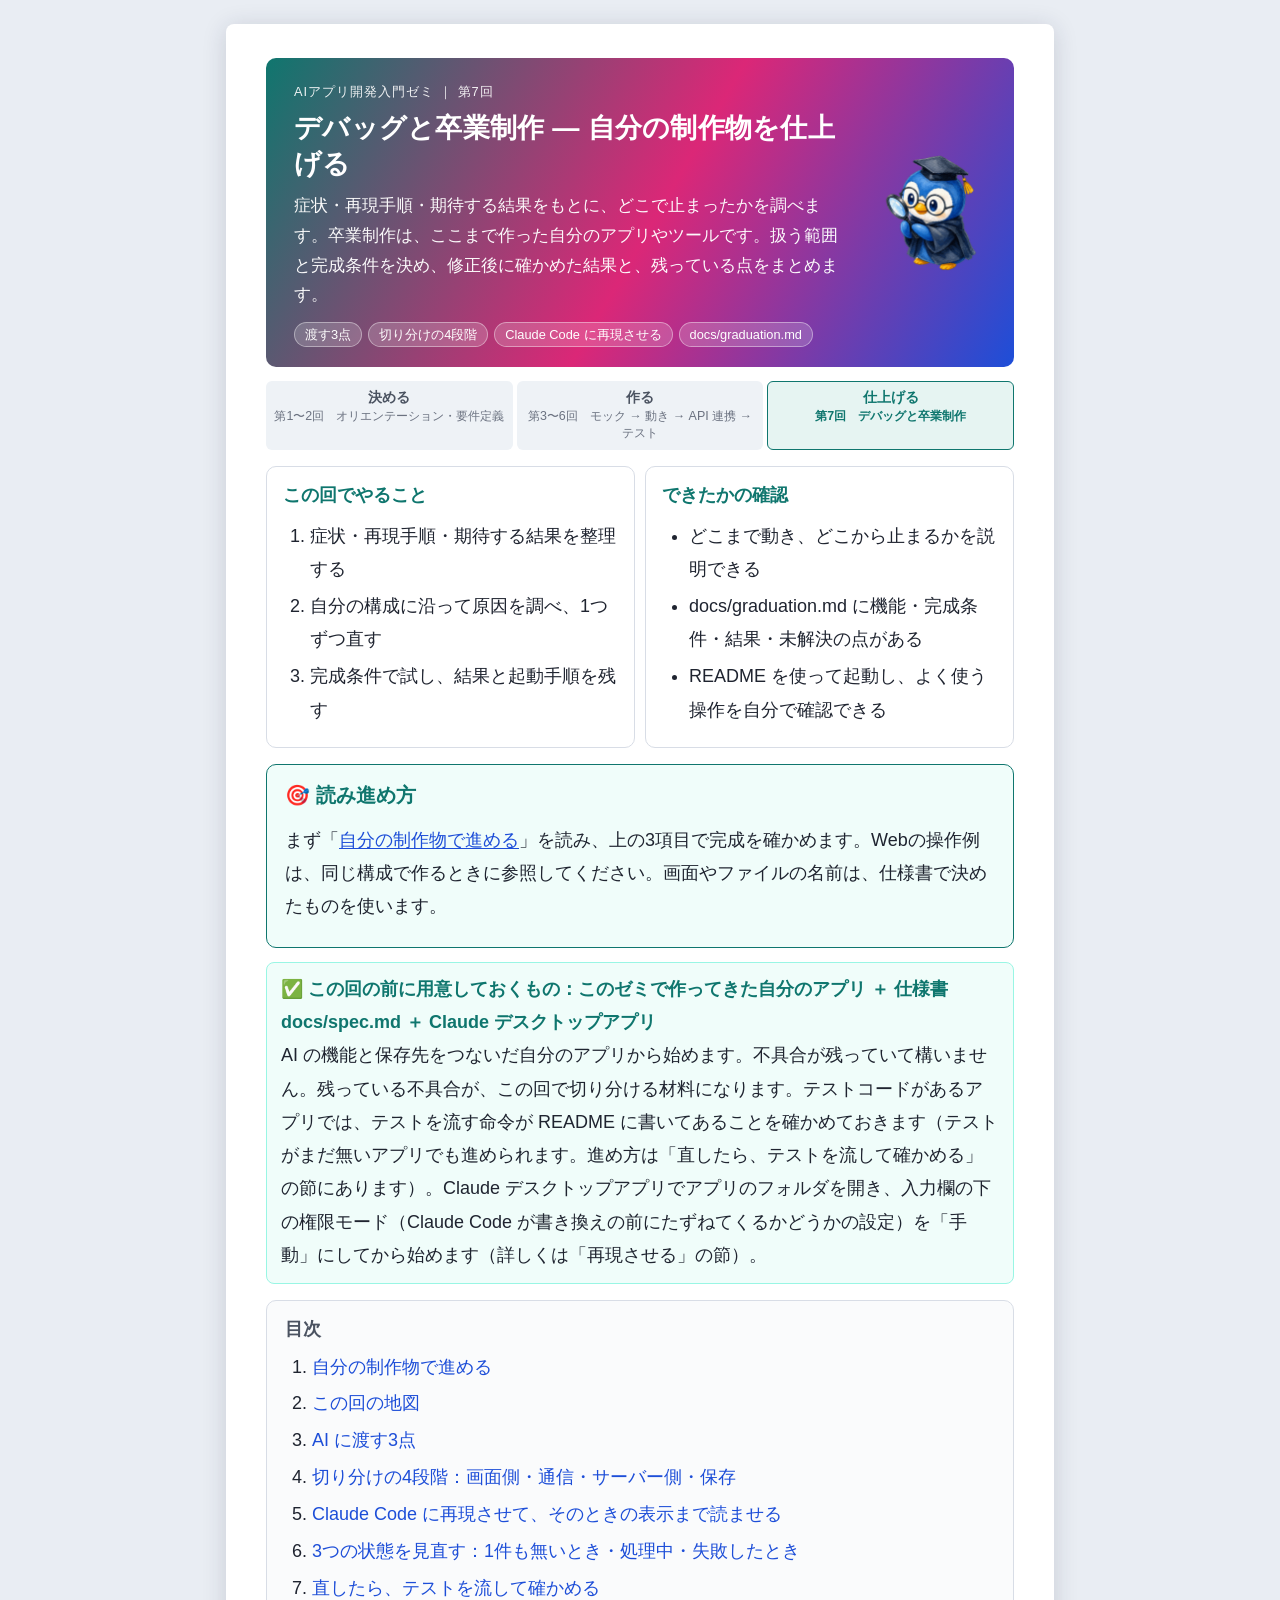
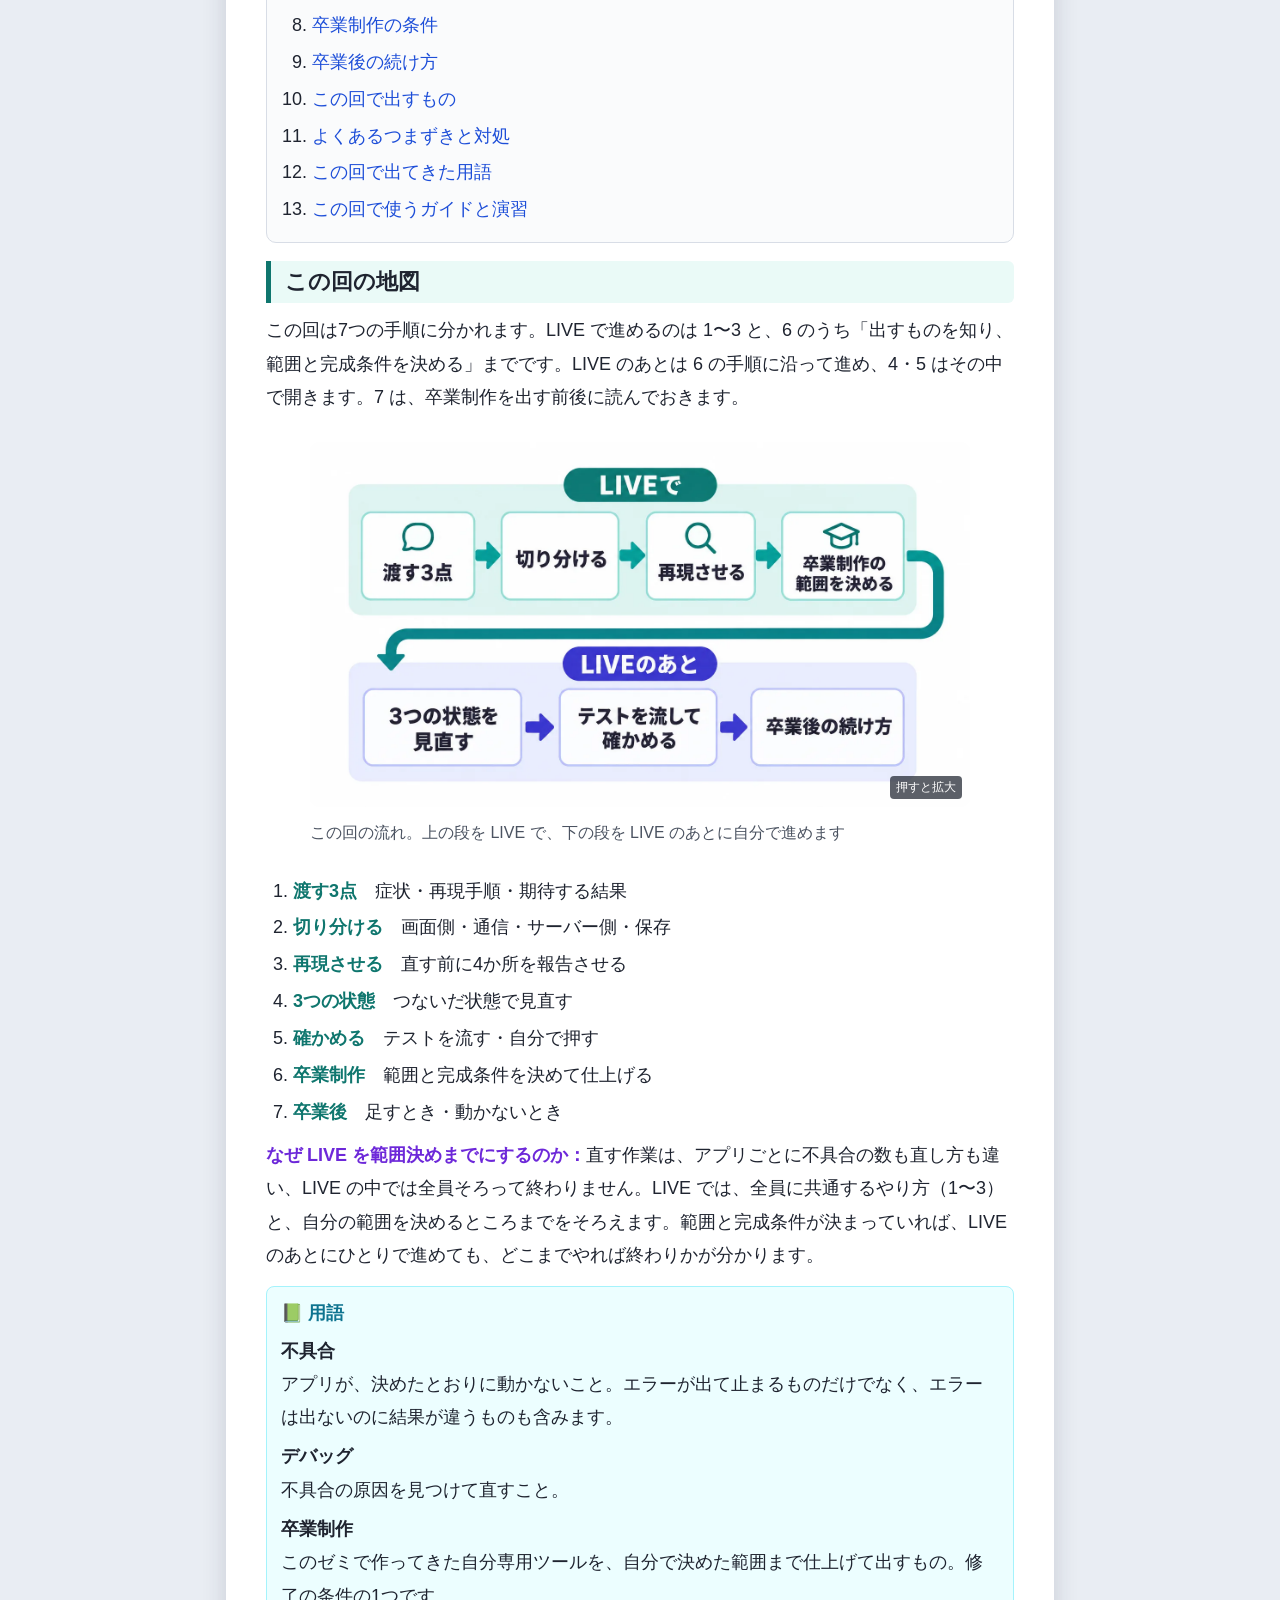
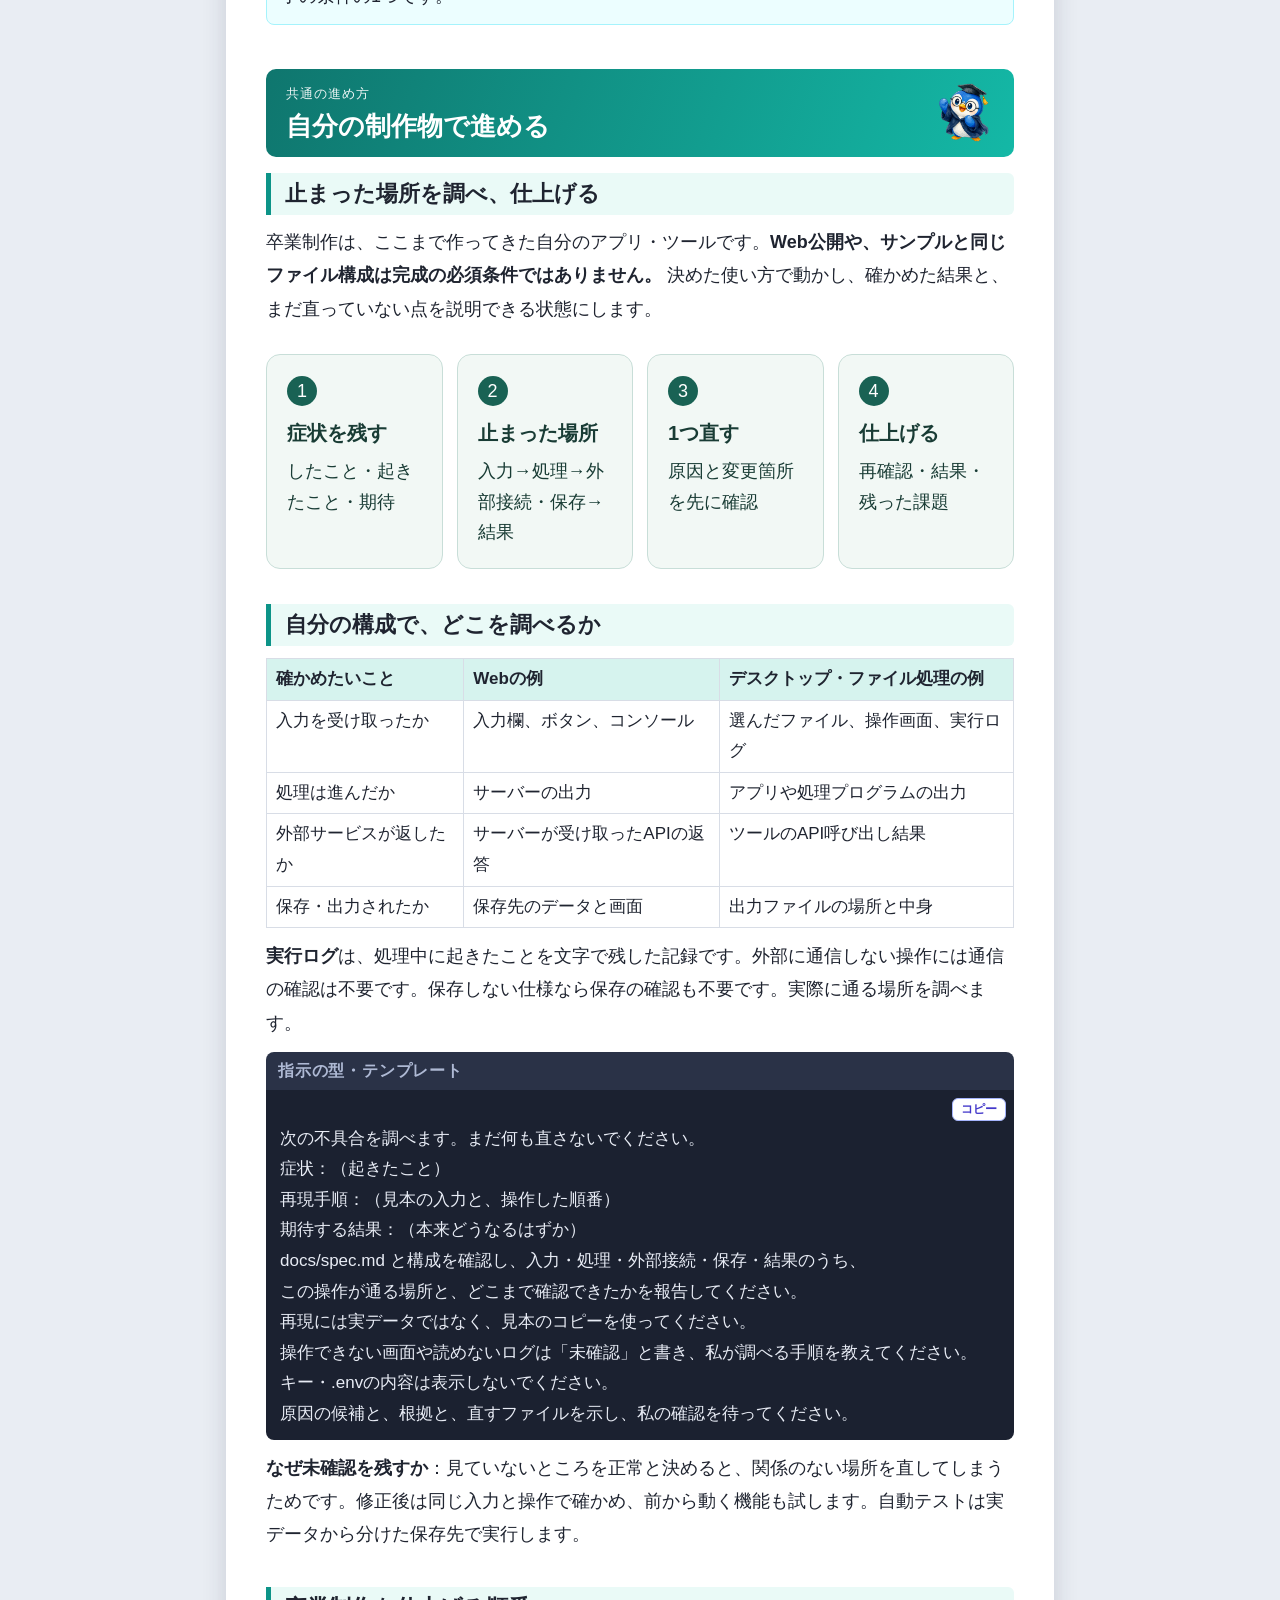
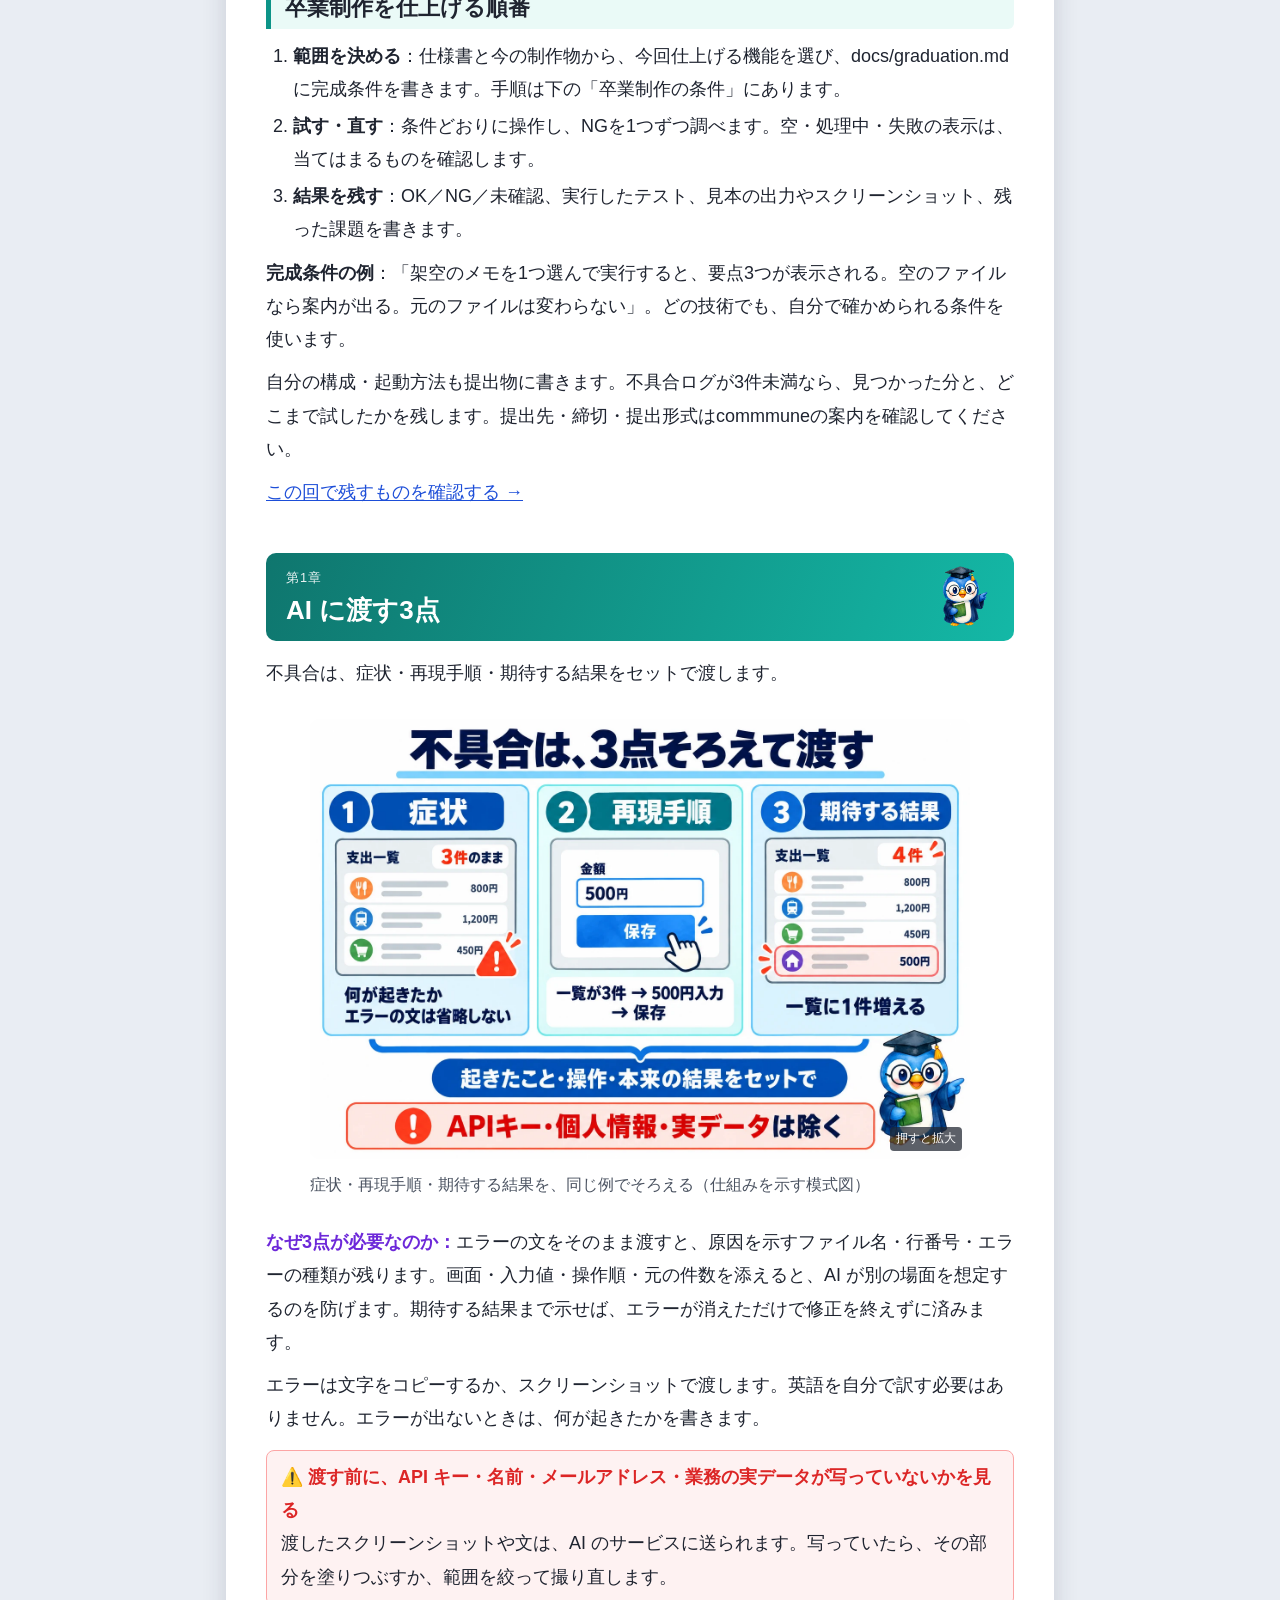
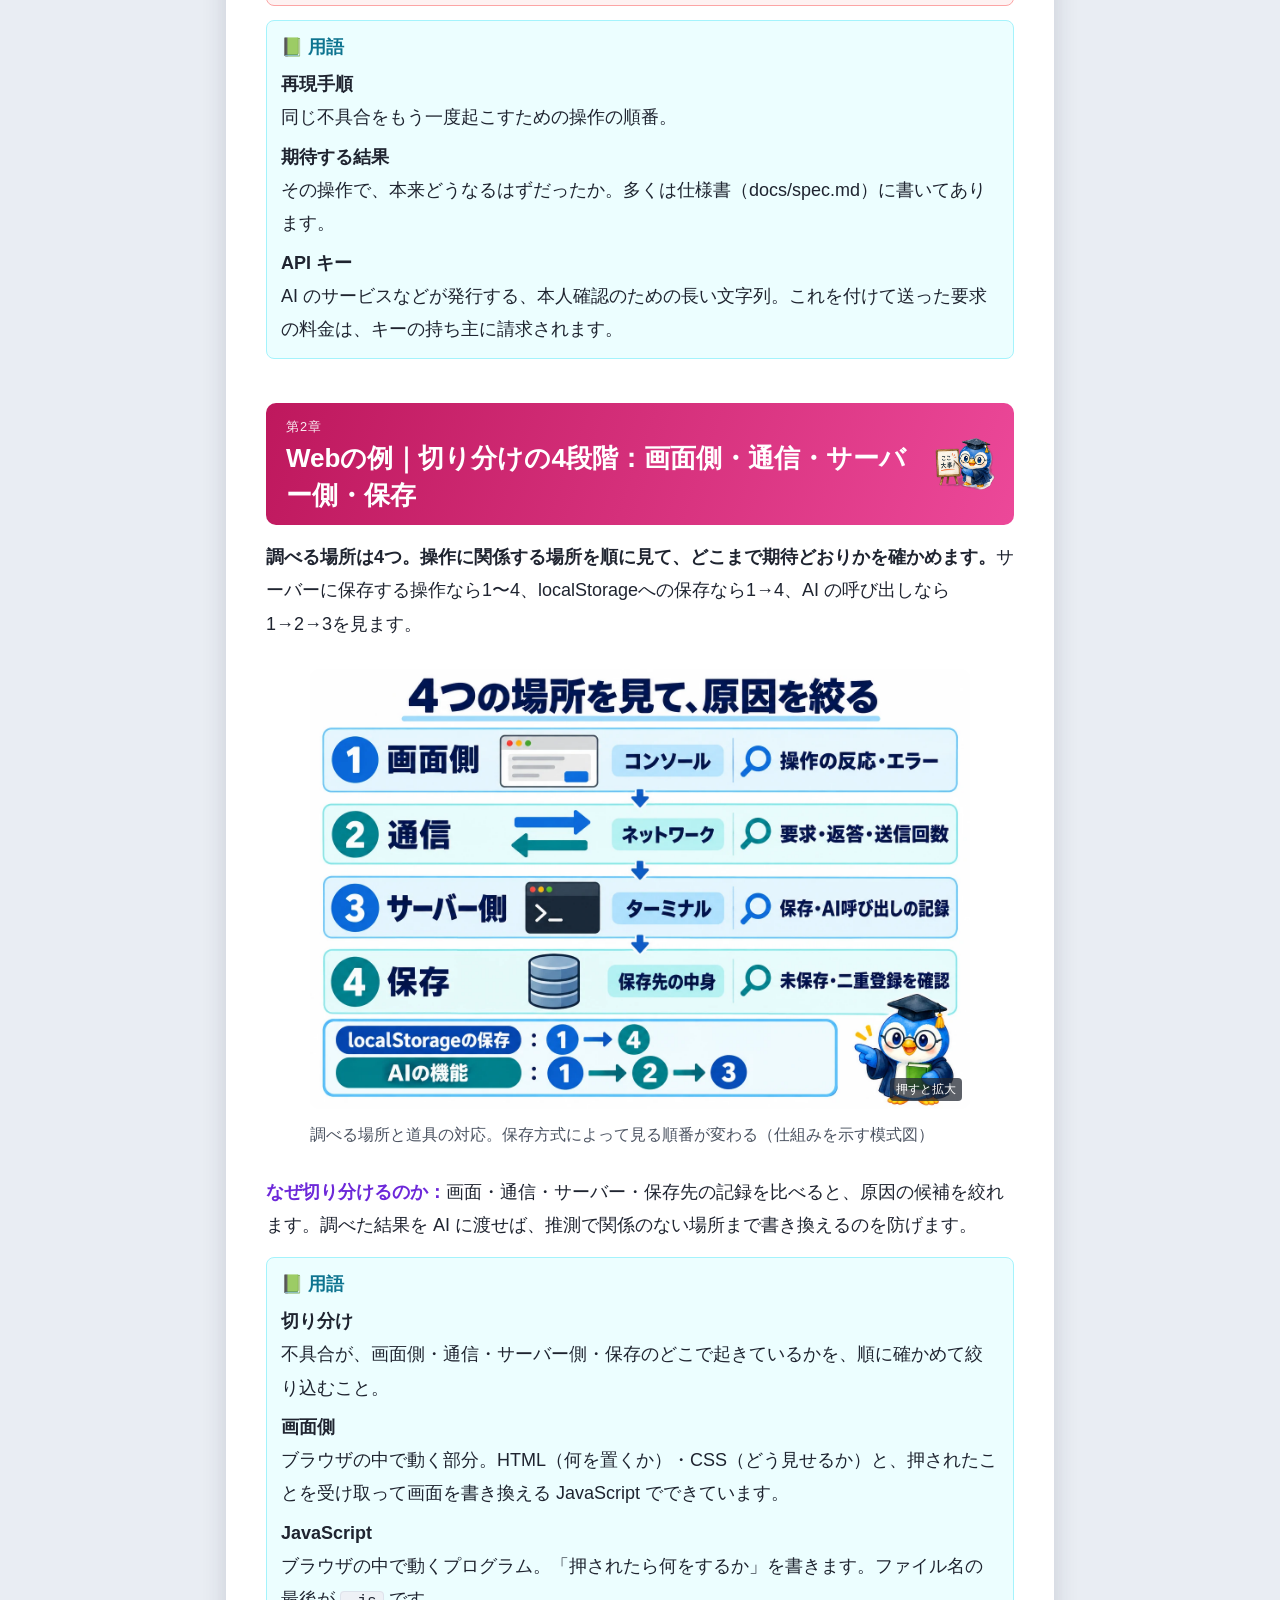
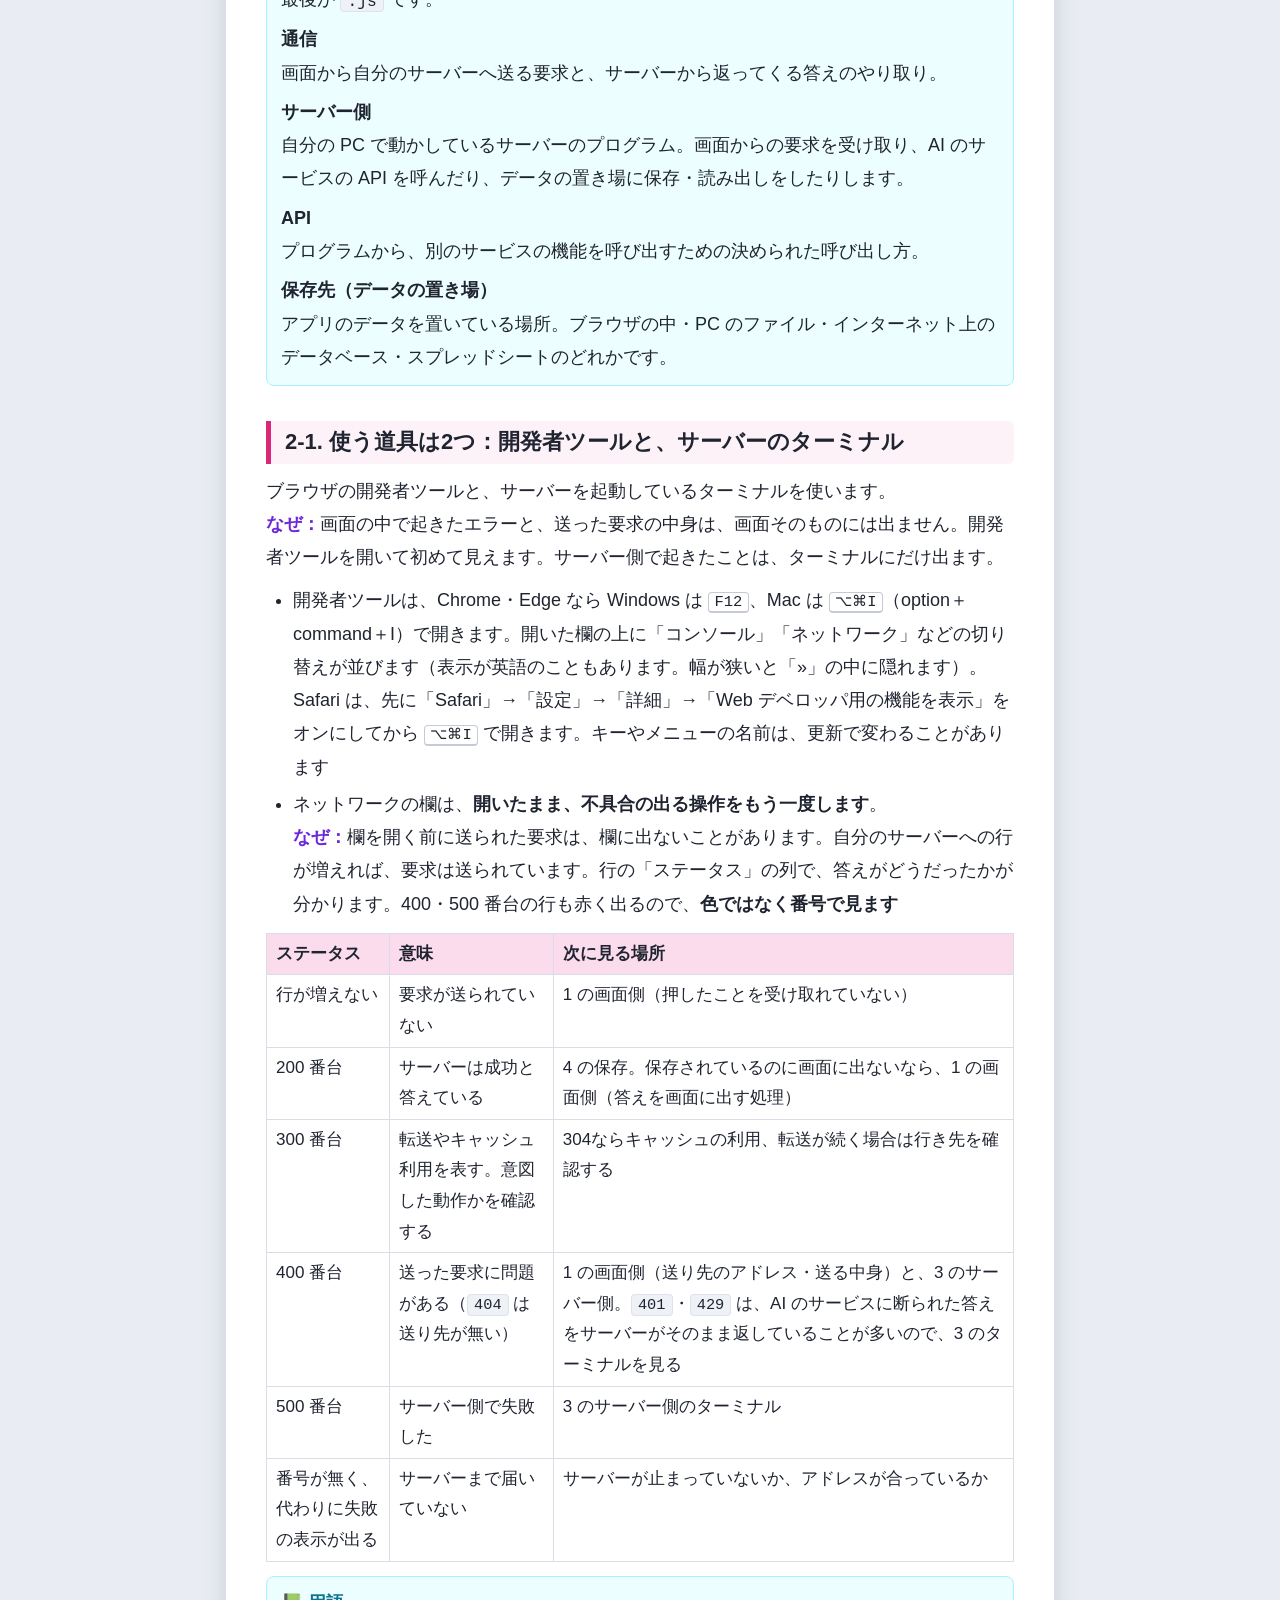
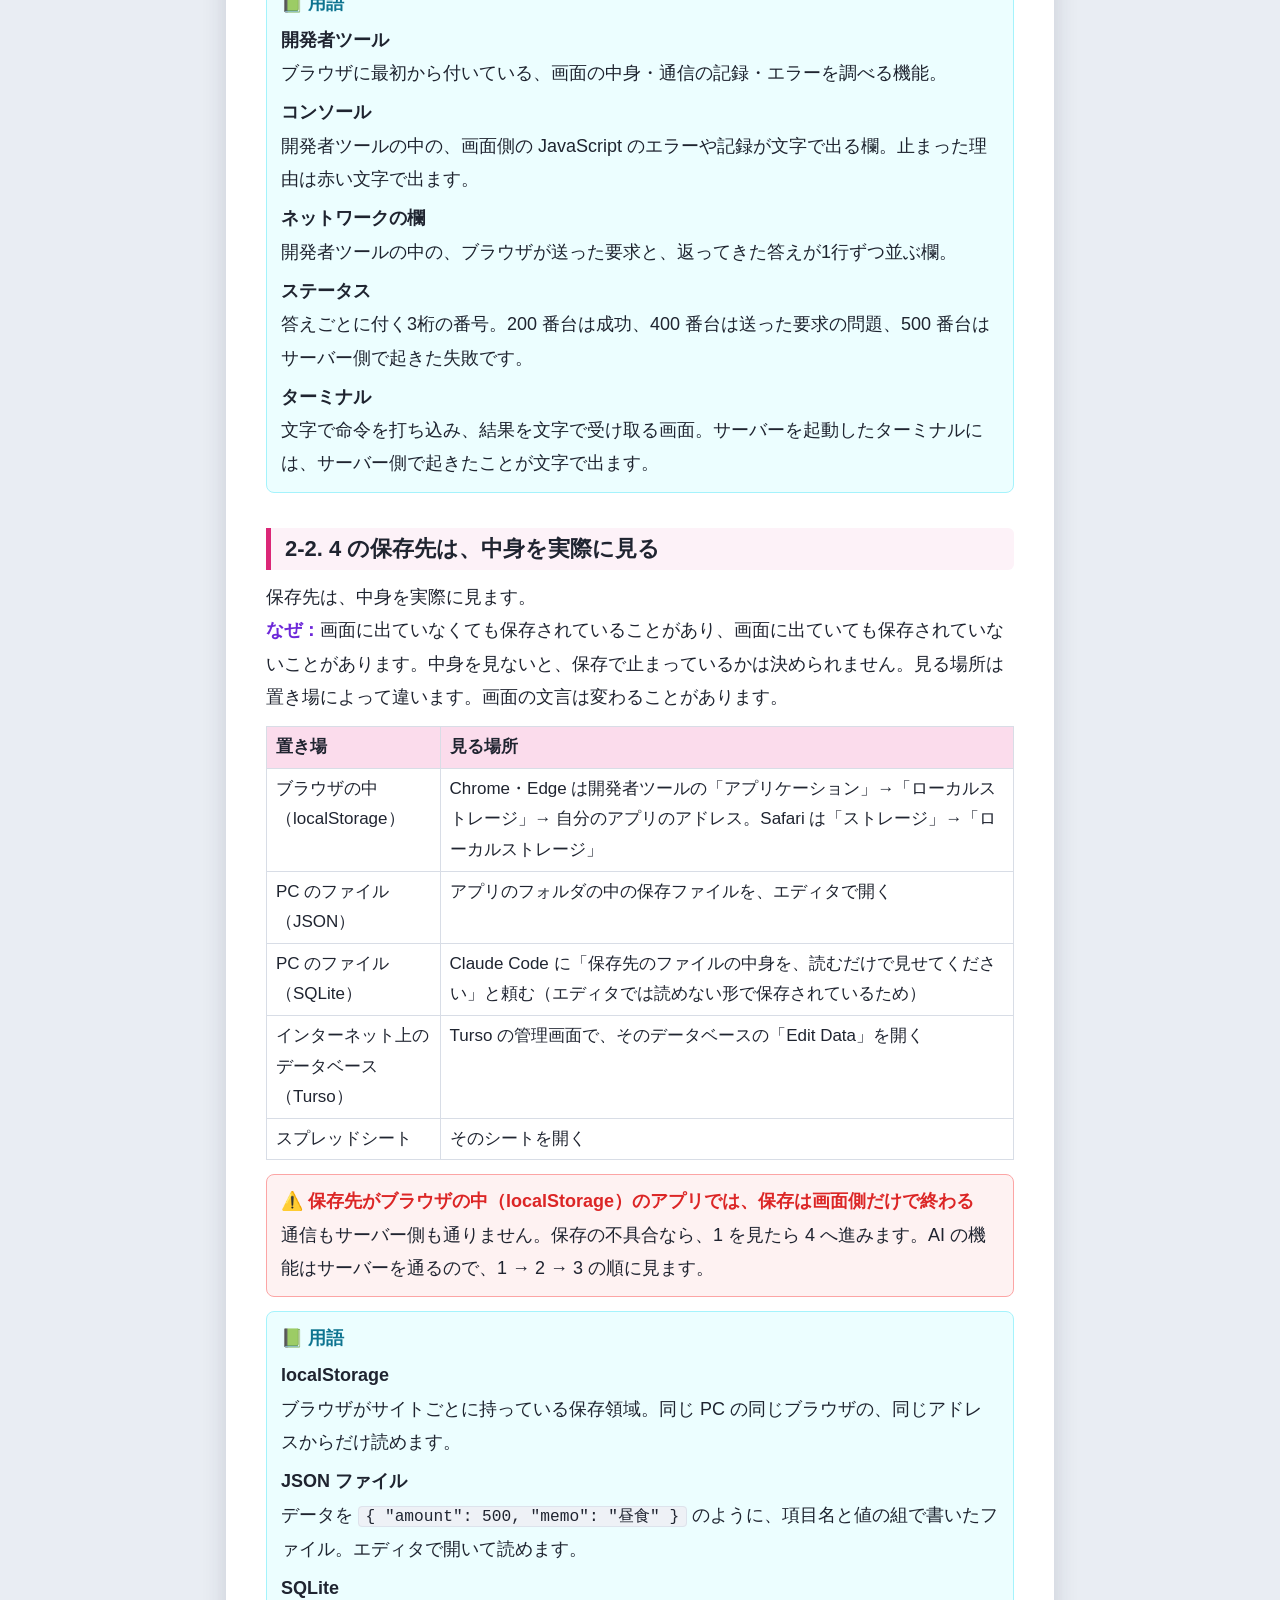
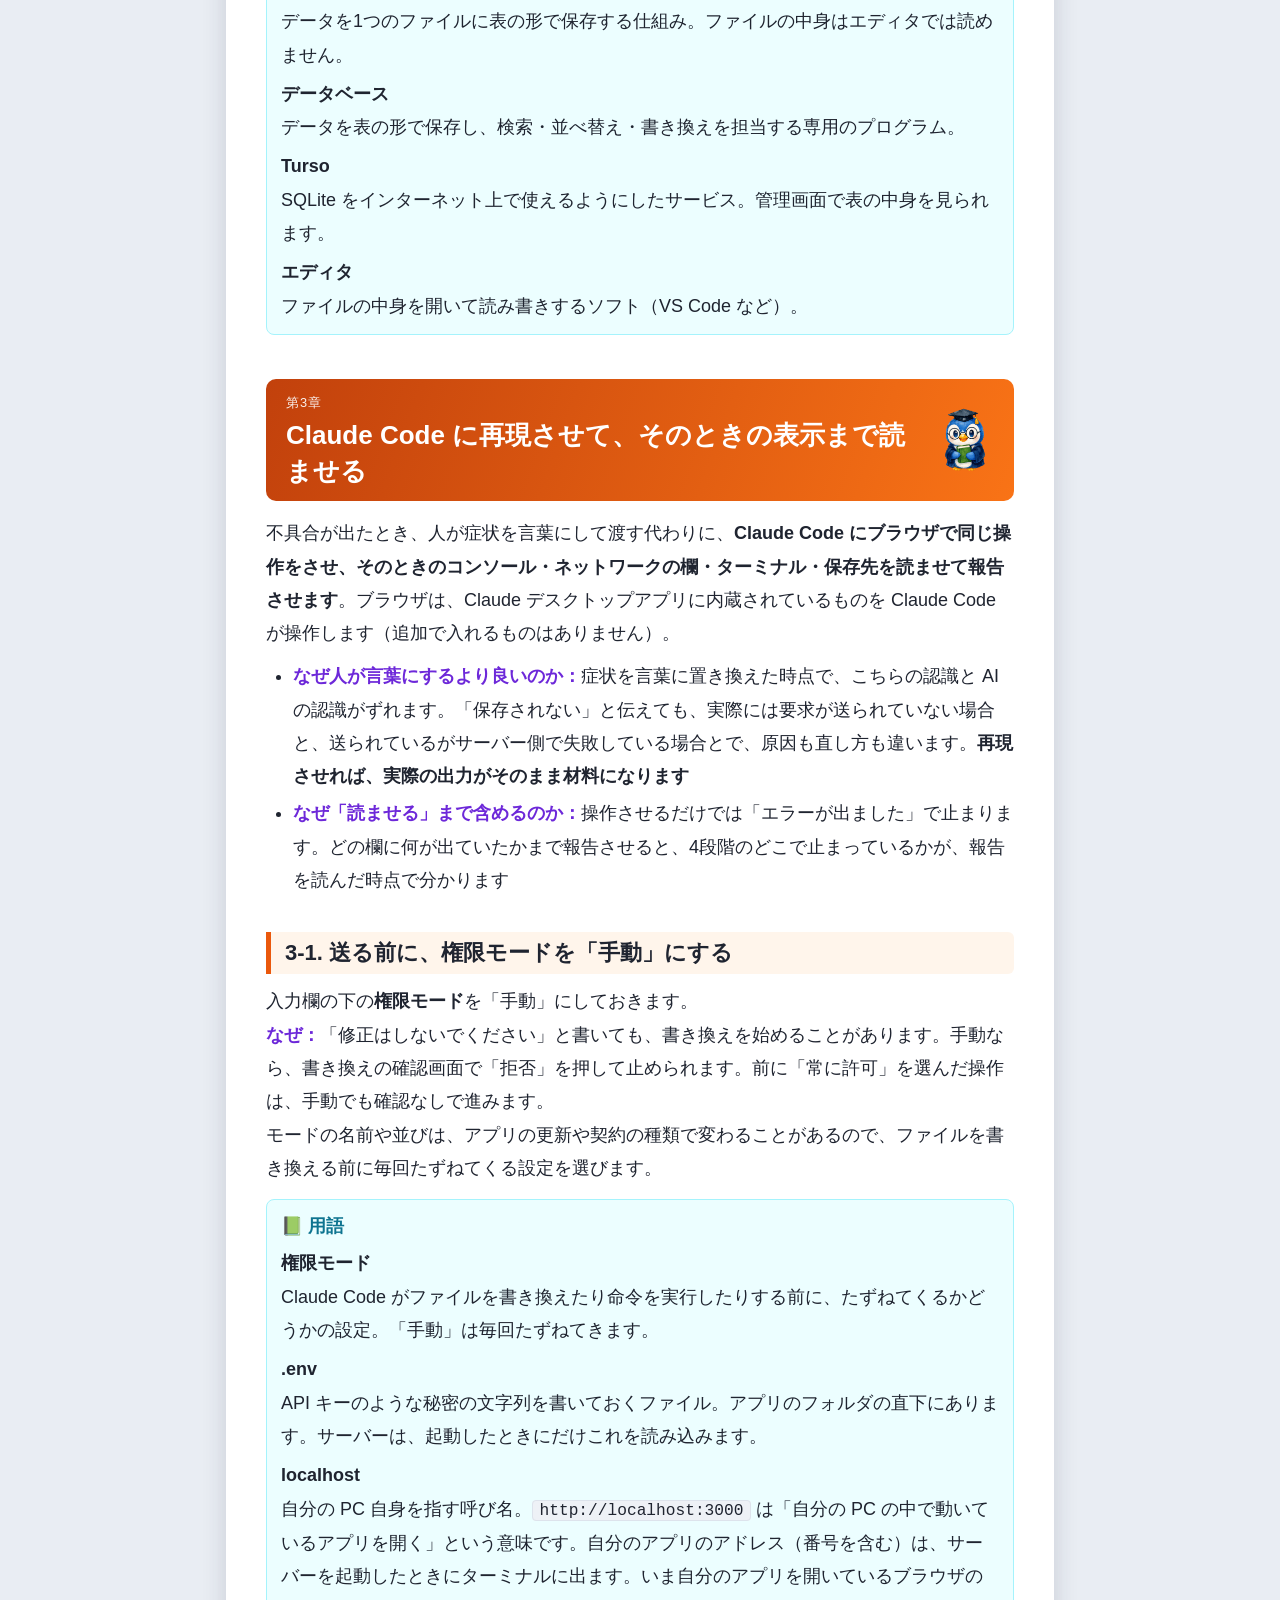
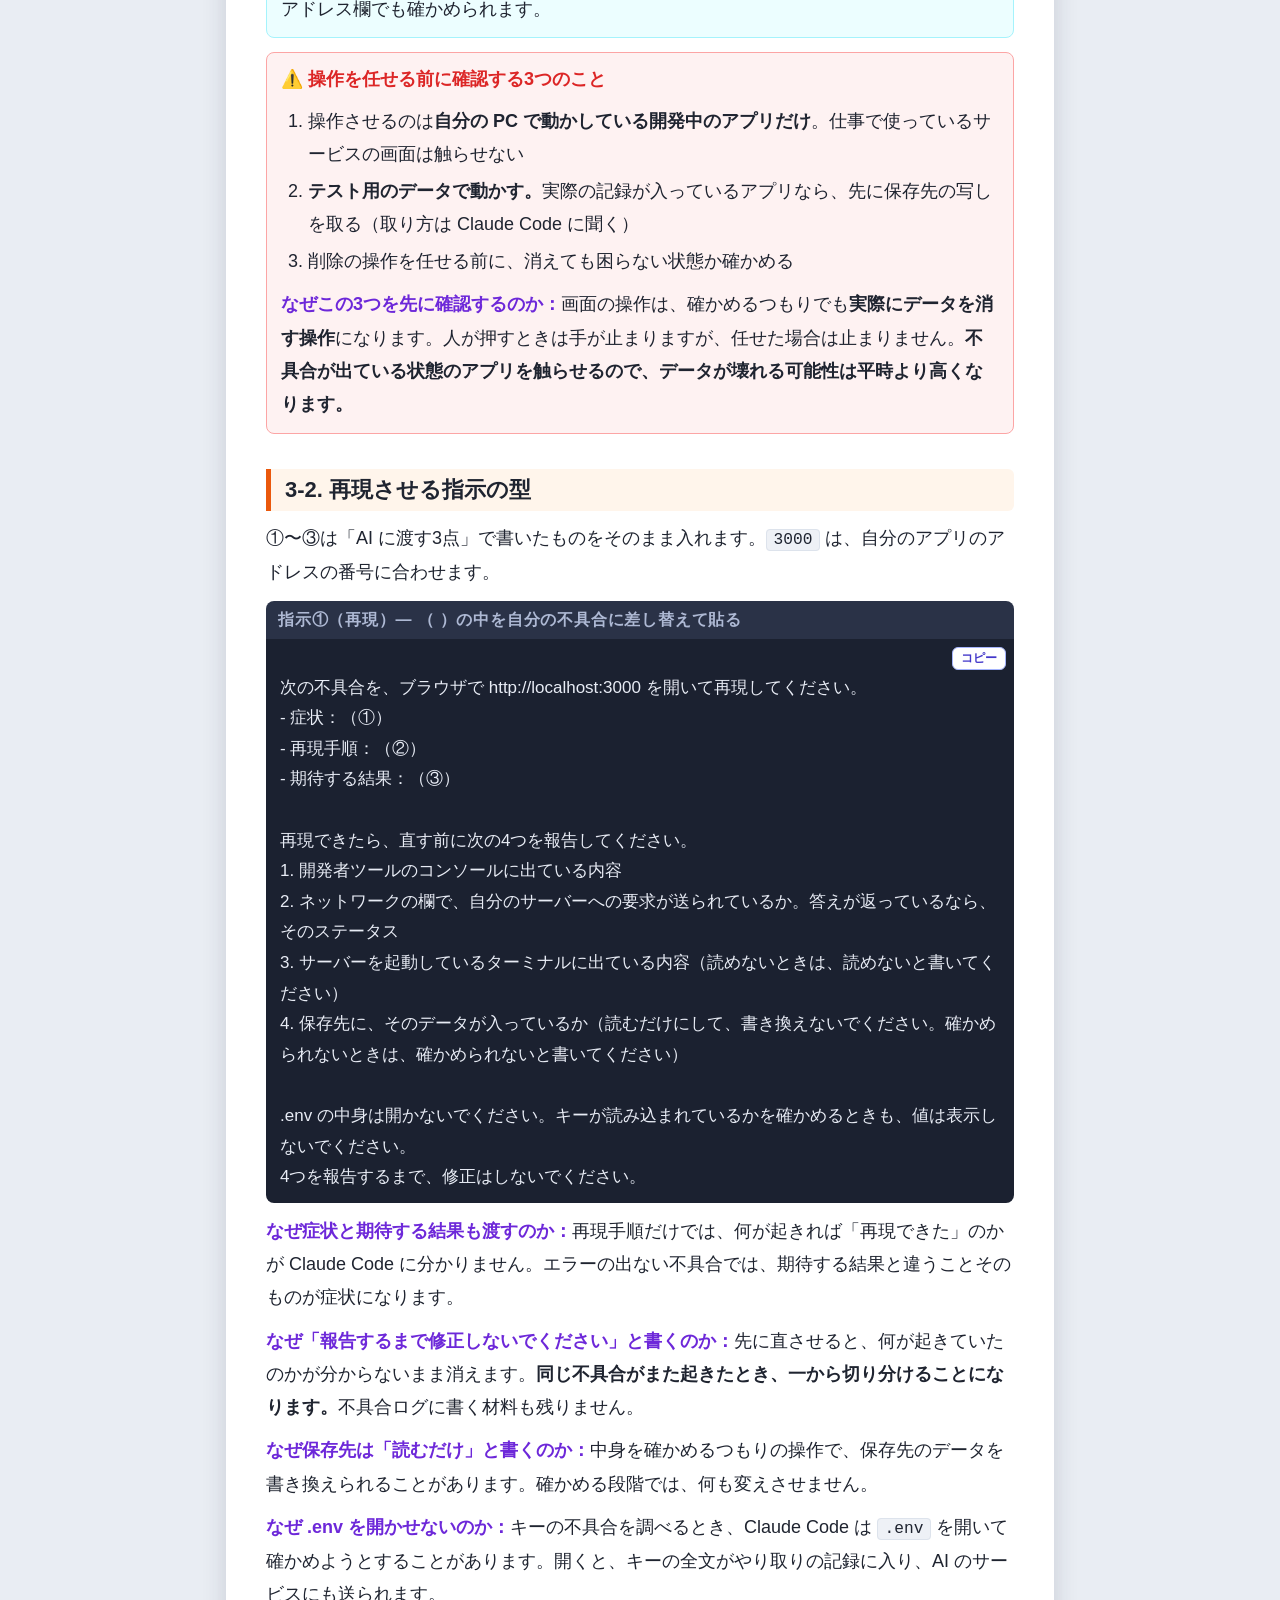
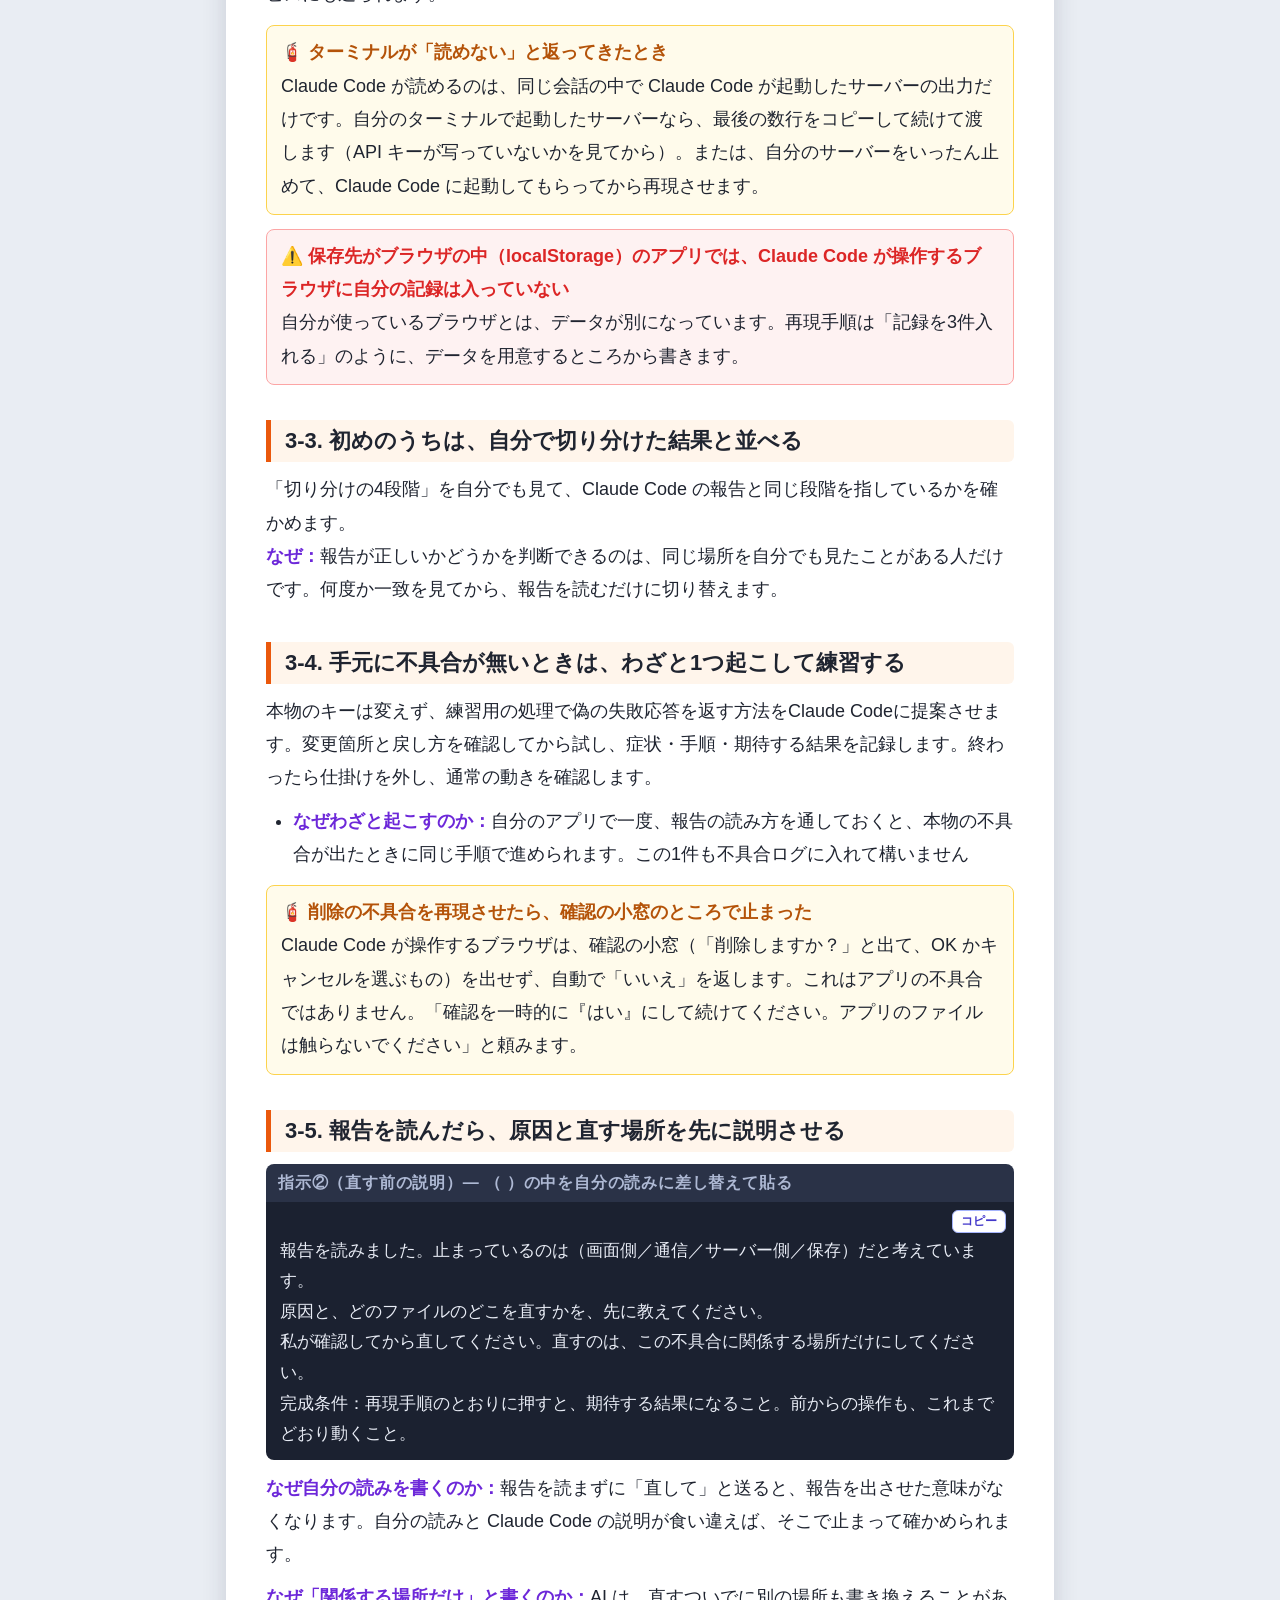
<file: lessons/lesson07/index.html>
<!DOCTYPE html>
<html lang="ja">
<head>
<meta charset="UTF-8">
<meta name="viewport" content="width=device-width, initial-scale=1">
<title>第7回 デバッグと卒業制作 ｜ AIアプリ開発入門ゼミ</title>
<meta name="description" content="第7回。症状・再現手順・期待する結果をもとに、どこで止まったかを調べます。卒業制作は、ここまで作った自分のアプリやツールです。扱う範囲と完成条件を決め、修正後に確かめた結果と、残っている点をまとめます。">
<link rel="stylesheet" href="../../assets/lesson.css?v=20261101-projects">
<script src="../../assets/site.js" defer></script>
</head>
<body class="lesson-visual-reading">
<div class="page">
<main class="sheet">

<section class="cover">
<div class="cover-band">
  <div class="cover-text">
    <div class="kicker">AIアプリ開発入門ゼミ ｜ 第7回</div>
    <h1>デバッグと卒業制作 ― 自分の制作物を仕上げる</h1>
    <div class="subtitle">症状・再現手順・期待する結果をもとに、どこで止まったかを調べます。卒業制作は、ここまで作った自分のアプリやツールです。扱う範囲と完成条件を決め、修正後に確かめた結果と、残っている点をまとめます。</div>
    <div class="chips"><span class="chip">渡す3点</span><span class="chip">切り分けの4段階</span><span class="chip">Claude Code に再現させる</span><span class="chip">docs/graduation.md</span></div>
  </div>
  <img class="penguin penguin-cover" src="../../assets/penguins/penguin_magnifying_front.png" alt="">
</div>

<ol class="course-band band-3" aria-label="ゼミの中の位置">
  <li><b>決める</b>第1〜2回　オリエンテーション・要件定義</li>
  <li><b>作る</b>第3〜6回　モック → 動き → API 連携 → テスト</li>
  <li class="is-here"><b>仕上げる</b>第7回　デバッグと卒業制作</li>
</ol>

<div class="howto">
  <div><span class="howto-title">この回でやること</span><ol><li>症状・再現手順・期待する結果を整理する</li><li>自分の構成に沿って原因を調べ、1つずつ直す</li><li>完成条件で試し、結果と起動手順を残す</li></ol></div>
  <div><span class="howto-title">できたかの確認</span><ul><li>どこまで動き、どこから止まるかを説明できる</li><li>docs/graduation.md に機能・完成条件・結果・未解決の点がある</li><li>README を使って起動し、よく使う操作を自分で確認できる</li></ul></div>
</div>

<div class="goal"><span class="goal-title">🎯 読み進め方</span><p>まず「<a href="#your-project">自分の制作物で進める</a>」を読み、上の3項目で完成を確かめます。Webの操作例は、同じ構成で作るときに参照してください。画面やファイルの名前は、仕様書で決めたものを使います。</p></div>

<div class="box box-point"><span class="box-title">✅ この回の前に用意しておくもの：このゼミで作ってきた自分のアプリ ＋ 仕様書 docs/spec.md ＋ Claude デスクトップアプリ</span>AI の機能と保存先をつないだ自分のアプリから始めます。不具合が残っていて構いません。残っている不具合が、この回で切り分ける材料になります。テストコードがあるアプリでは、テストを流す命令が README に書いてあることを確かめておきます（テストがまだ無いアプリでも進められます。進め方は「直したら、テストを流して確かめる」の節にあります）。Claude デスクトップアプリでアプリのフォルダを開き、入力欄の下の権限モード（Claude Code が書き換えの前にたずねてくるかどうかの設定）を「手動」にしてから始めます（詳しくは「再現させる」の節）。</div>

<nav class="toc" aria-label="目次">
  <span class="toc-title">目次</span>
  <ol>
    <li><a href="#your-project">自分の制作物で進める</a></li>
    <li><a href="#map">この回の地図</a></li>
    <li><a href="#three">AI に渡す3点</a></li>
    <li><a href="#layers">切り分けの4段階：画面側・通信・サーバー側・保存</a></li>
    <li><a href="#reproduce">Claude Code に再現させて、そのときの表示まで読ませる</a></li>
    <li><a href="#states">3つの状態を見直す：1件も無いとき・処理中・失敗したとき</a></li>
    <li><a href="#verify">直したら、テストを流して確かめる</a></li>
    <li><a href="#graduation">卒業制作の条件</a></li>
    <li><a href="#after">卒業後の続け方</a></li>
    <li><a href="#deliverables">この回で出すもの</a></li>
    <li><a href="#pitfalls">よくあるつまずきと対処</a></li>
    <li><a href="#glossary">この回で出てきた用語</a></li>
    <li><a href="#guides">この回で使うガイドと演習</a></li>
  </ol>
</nav>

<!-- ============================================================ 地図 -->
<div class="cover-map" id="map">
  <h3>この回の地図</h3>
  <p>この回は7つの手順に分かれます。LIVE で進めるのは 1〜3 と、6 のうち「出すものを知り、範囲と完成条件を決める」までです。LIVE のあとは 6 の手順に沿って進め、4・5 はその中で開きます。7 は、卒業制作を出す前後に読んでおきます。</p>
  <figure class="fig reading-map">
    <a class="zoom" href="../../assets/figs/l07_map.webp"><img src="../../assets/figs/l07_map.webp" alt="上段に4つの箱（渡す3点 → 切り分ける → 再現させる → 卒業制作の範囲を決める）が「LIVEで」の帯に入り、下段に3つの箱（3つの状態を見直す → テストを流して確かめる → 卒業後の続け方）が「LIVEのあと」の帯に入っている" width="1536" height="850"><span class="map-link">全体図を画像で開く ↗</span></a>
    <figcaption>この回の流れ。上の段を LIVE で、下の段を LIVE のあとに自分で進めます</figcaption>
  </figure>
  <ol class="route">
    <li><a href="#three"><b>渡す3点</b></a>　症状・再現手順・期待する結果</li>
    <li><a href="#layers"><b>切り分ける</b></a>　画面側・通信・サーバー側・保存</li>
    <li><a href="#reproduce"><b>再現させる</b></a>　直す前に4か所を報告させる</li>
    <li><a href="#states"><b>3つの状態</b></a>　つないだ状態で見直す</li>
    <li><a href="#verify"><b>確かめる</b></a>　テストを流す・自分で押す</li>
    <li><a href="#graduation"><b>卒業制作</b></a>　範囲と完成条件を決めて仕上げる</li>
    <li><a href="#after"><b>卒業後</b></a>　足すとき・動かないとき</li>
  </ol>
  <p><span class="why">なぜ LIVE を範囲決めまでにするのか：</span>直す作業は、アプリごとに不具合の数も直し方も違い、LIVE の中では全員そろって終わりません。LIVE では、全員に共通するやり方（1〜3）と、自分の範囲を決めるところまでをそろえます。範囲と完成条件が決まっていれば、LIVE のあとにひとりで進めても、どこまでやれば終わりかが分かります。</p>
  <div class="box box-term"><span class="box-title">📗 用語</span>
    <dl>
      <dt>不具合</dt><dd>アプリが、決めたとおりに動かないこと。エラーが出て止まるものだけでなく、エラーは出ないのに結果が違うものも含みます。</dd>
      <dt>デバッグ</dt><dd>不具合の原因を見つけて直すこと。</dd>
      <dt>卒業制作</dt><dd>このゼミで作ってきた自分専用ツールを、自分で決めた範囲まで仕上げて出すもの。修了の条件の1つです。</dd>
    </dl>
  </div>
</div>
</section>

<!-- ============================================================ 01 渡す3点 -->
<!-- BEGIN OWN PROJECT PATH -->
<section class="chapter ch-1 project-path" id="your-project">
<div class="chapter-head c-1"><div class="ch-text"><div class="ep">共通の進め方</div><h2>自分の制作物で進める</h2></div><img class="penguin penguin-ch" src="../../assets/penguins/penguin_cheering_both_wings.png" alt=""></div>
<h3>止まった場所を調べ、仕上げる</h3>
<p>卒業制作は、ここまで作ってきた自分のアプリ・ツールです。<strong>Web公開や、サンプルと同じファイル構成は完成の必須条件ではありません。</strong> 決めた使い方で動かし、確かめた結果と、まだ直っていない点を説明できる状態にします。</p>
<div class="flowmap"><div class="flow-step"><div class="f-ep">1</div><div class="f-name">症状を残す</div><div class="f-meta">したこと・起きたこと・期待</div></div><div class="flow-arrow">→</div><div class="flow-step"><div class="f-ep">2</div><div class="f-name">止まった場所</div><div class="f-meta">入力→処理→外部接続・保存→結果</div></div><div class="flow-arrow">→</div><div class="flow-step"><div class="f-ep">3</div><div class="f-name">1つ直す</div><div class="f-meta">原因と変更箇所を先に確認</div></div><div class="flow-arrow">→</div><div class="flow-step"><div class="f-ep">4</div><div class="f-name">仕上げる</div><div class="f-meta">再確認・結果・残った課題</div></div></div>
<h3>自分の構成で、どこを調べるか</h3>
<div class="table-wrap" tabindex="0" role="region" aria-label="自分の制作物の進め方の表"><table><thead><tr><th>確かめたいこと</th><th>Webの例</th><th>デスクトップ・ファイル処理の例</th></tr></thead><tbody><tr><td>入力を受け取ったか</td><td>入力欄、ボタン、コンソール</td><td>選んだファイル、操作画面、実行ログ</td></tr><tr><td>処理は進んだか</td><td>サーバーの出力</td><td>アプリや処理プログラムの出力</td></tr><tr><td>外部サービスが返したか</td><td>サーバーが受け取ったAPIの返答</td><td>ツールのAPI呼び出し結果</td></tr><tr><td>保存・出力されたか</td><td>保存先のデータと画面</td><td>出力ファイルの場所と中身</td></tr></tbody></table></div>
<p><strong>実行ログ</strong>は、処理中に起きたことを文字で残した記録です。外部に通信しない操作には通信の確認は不要です。保存しない仕様なら保存の確認も不要です。実際に通る場所を調べます。</p>
<span class="code-label">指示の型・テンプレート</span><pre class="prompt">次の不具合を調べます。まだ何も直さないでください。
症状：（起きたこと）
再現手順：（見本の入力と、操作した順番）
期待する結果：（本来どうなるはずか）
docs/spec.md と構成を確認し、入力・処理・外部接続・保存・結果のうち、
この操作が通る場所と、どこまで確認できたかを報告してください。
再現には実データではなく、見本のコピーを使ってください。
操作できない画面や読めないログは「未確認」と書き、私が調べる手順を教えてください。
キー・.envの内容は表示しないでください。
原因の候補と、根拠と、直すファイルを示し、私の確認を待ってください。</pre>
<p><strong>なぜ未確認を残すか</strong>：見ていないところを正常と決めると、関係のない場所を直してしまうためです。修正後は同じ入力と操作で確かめ、前から動く機能も試します。自動テストは実データから分けた保存先で実行します。</p>
<h3>卒業制作を仕上げる順番</h3>
<ol><li><strong>範囲を決める</strong>：仕様書と今の制作物から、今回仕上げる機能を選び、docs/graduation.md に完成条件を書きます。手順は下の「卒業制作の条件」にあります。</li><li><strong>試す・直す</strong>：条件どおりに操作し、NGを1つずつ調べます。空・処理中・失敗の表示は、当てはまるものを確認します。</li><li><strong>結果を残す</strong>：OK／NG／未確認、実行したテスト、見本の出力やスクリーンショット、残った課題を書きます。</li></ol>
<p><strong>完成条件の例</strong>：「架空のメモを1つ選んで実行すると、要点3つが表示される。空のファイルなら案内が出る。元のファイルは変わらない」。どの技術でも、自分で確かめられる条件を使います。</p>
<p>自分の構成・起動方法も提出物に書きます。不具合ログが3件未満なら、見つかった分と、どこまで試したかを残します。提出先・締切・提出形式はcommmuneの案内を確認してください。</p><p><a href="#deliverables">この回で残すものを確認する →</a></p>
</section>
<!-- END OWN PROJECT PATH -->

<section class="chapter ch-1" id="three">
  <div class="chapter-head c-1">
    <div class="ch-text">
      <div class="ep">第1章</div>
      <h2>AI に渡す3点</h2>
    </div>
    <img class="penguin penguin-ch" src="../../assets/penguins/penguin_pointing.png" alt="">
  </div>
  <p>不具合は、症状・再現手順・期待する結果をセットで渡します。</p>
  <figure class="fig lv-diagram" data-diagram="l07_report"><a class="zoom lv-image" href="../../assets/figs/lesson07/l07_report.webp"><img src="../../assets/figs/lesson07/l07_report.webp" alt="不具合は、3点そろえて渡す。症状：何が起きたか。エラーの文は省略しない。。例：保存を押しても一覧が3件のまま。再現手順：画面・入力値・押す順番・元の件数。。例：3件ある一覧で500円を入力し、保存。期待する結果：本来どうなるはずか。。例：一覧が4件になり、500円の行が増える。渡す前に、APIキー・個人情報・業務の実データを除く。" width="1536" height="1024" loading="lazy"></a><div class="lv-mobile"><p class="lv-title">不具合は、3点そろえて渡す</p><div class="lv-stack"><div class="lv-card"><strong>症状</strong><p>何が起きたか。エラーの文は省略しない。<br>例：保存を押しても一覧が3件のまま</p></div><div class="lv-card"><strong>再現手順</strong><p>画面・入力値・押す順番・元の件数。<br>例：3件ある一覧で500円を入力し、保存</p></div><div class="lv-card"><strong>期待する結果</strong><p>本来どうなるはずか。<br>例：一覧が4件になり、500円の行が増える</p></div></div><p class="lv-note">渡す前に、APIキー・個人情報・業務の実データを除く。</p><a class="lv-original" href="../../assets/figs/lesson07/l07_report.webp">図解を画像で開く ↗</a></div><figcaption>症状・再現手順・期待する結果を、同じ例でそろえる（仕組みを示す模式図）</figcaption></figure>
  <p><span class="why">なぜ3点が必要なのか：</span>エラーの文をそのまま渡すと、原因を示すファイル名・行番号・エラーの種類が残ります。画面・入力値・操作順・元の件数を添えると、AI が別の場面を想定するのを防げます。期待する結果まで示せば、エラーが消えただけで修正を終えずに済みます。</p>
  <p>エラーは文字をコピーするか、スクリーンショットで渡します。英語を自分で訳す必要はありません。エラーが出ないときは、何が起きたかを書きます。</p>
  <div class="box box-warn"><span class="box-title">⚠️ 渡す前に、API キー・名前・メールアドレス・業務の実データが写っていないかを見る</span>渡したスクリーンショットや文は、AI のサービスに送られます。写っていたら、その部分を塗りつぶすか、範囲を絞って撮り直します。</div>
  <div class="box box-term"><span class="box-title">📗 用語</span>
    <dl>
      <dt>再現手順</dt><dd>同じ不具合をもう一度起こすための操作の順番。</dd>
      <dt>期待する結果</dt><dd>その操作で、本来どうなるはずだったか。多くは仕様書（docs/spec.md）に書いてあります。</dd>
      <dt>API キー</dt><dd>AI のサービスなどが発行する、本人確認のための長い文字列。これを付けて送った要求の料金は、キーの持ち主に請求されます。</dd>
    </dl>
  </div>
</section>

<!-- ============================================================ 02 切り分け -->
<section class="chapter ch-2" id="layers">
  <div class="chapter-head c-2">
    <div class="ch-text">
      <div class="ep">第2章</div>
      <h2>Webの例｜切り分けの4段階：画面側・通信・サーバー側・保存</h2>
    </div>
    <img class="penguin penguin-ch" src="../../assets/penguins/penguin_koko_daiji_board.png" alt="">
  </div>
  <p><strong>調べる場所は4つ。操作に関係する場所を順に見て、どこまで期待どおりかを確かめます。</strong>サーバーに保存する操作なら1〜4、localStorageへの保存なら1→4、AI の呼び出しなら1→2→3を見ます。</p>
  <figure class="fig lv-diagram" data-diagram="l07_layers"><a class="zoom lv-image" href="../../assets/figs/lesson07/l07_layers.webp"><img src="../../assets/figs/lesson07/l07_layers.webp" alt="4つの場所を見て、原因を絞る。画面側 → コンソール：押した操作への反応と、エラーの文を見る。。通信 → ネットワーク：要求・返答・ステータス・送信回数を見る。。サーバー側 → ターミナル：保存やAI呼び出しで出た内容を見る。。保存 → 保存先の中身：記録が無い・二重にある・正しく入っているかを見る。。localStorageの保存は1→4。AI機能は1→2→3。表示と保存先の両方を確かめる。" width="1536" height="1024" loading="lazy"></a><div class="lv-mobile"><p class="lv-title">4つの場所を見て、原因を絞る</p><ol class="lv-flow"><li><span class="lv-step" aria-hidden="true">1</span><div><strong>画面側 → コンソール</strong><p>押した操作への反応と、エラーの文を見る。</p></div></li><li><span class="lv-step" aria-hidden="true">2</span><div><strong>通信 → ネットワーク</strong><p>要求・返答・ステータス・送信回数を見る。</p></div></li><li><span class="lv-step" aria-hidden="true">3</span><div><strong>サーバー側 → ターミナル</strong><p>保存やAI呼び出しで出た内容を見る。</p></div></li><li><span class="lv-step" aria-hidden="true">4</span><div><strong>保存 → 保存先の中身</strong><p>記録が無い・二重にある・正しく入っているかを見る。</p></div></li></ol><p class="lv-note">localStorageの保存は1→4。AI機能は1→2→3。表示と保存先の両方を確かめる。</p><a class="lv-original" href="../../assets/figs/lesson07/l07_layers.webp">図解を画像で開く ↗</a></div><figcaption>調べる場所と道具の対応。保存方式によって見る順番が変わる（仕組みを示す模式図）</figcaption></figure>
  <p><span class="why">なぜ切り分けるのか：</span>画面・通信・サーバー・保存先の記録を比べると、原因の候補を絞れます。調べた結果を AI に渡せば、推測で関係のない場所まで書き換えるのを防げます。</p>
  <div class="box box-term"><span class="box-title">📗 用語</span>
    <dl>
      <dt>切り分け</dt><dd>不具合が、画面側・通信・サーバー側・保存のどこで起きているかを、順に確かめて絞り込むこと。</dd>
      <dt>画面側</dt><dd>ブラウザの中で動く部分。HTML（何を置くか）・CSS（どう見せるか）と、押されたことを受け取って画面を書き換える JavaScript でできています。</dd>
      <dt>JavaScript</dt><dd>ブラウザの中で動くプログラム。「押されたら何をするか」を書きます。ファイル名の最後が <code>.js</code> です。</dd>
      <dt>通信</dt><dd>画面から自分のサーバーへ送る要求と、サーバーから返ってくる答えのやり取り。</dd>
      <dt>サーバー側</dt><dd>自分の PC で動かしているサーバーのプログラム。画面からの要求を受け取り、AI のサービスの API を呼んだり、データの置き場に保存・読み出しをしたりします。</dd>
      <dt>API</dt><dd>プログラムから、別のサービスの機能を呼び出すための決められた呼び出し方。</dd>
      <dt>保存先（データの置き場）</dt><dd>アプリのデータを置いている場所。ブラウザの中・PC のファイル・インターネット上のデータベース・スプレッドシートのどれかです。</dd>
    </dl>
  </div>

  <h3>2-1. 使う道具は2つ：開発者ツールと、サーバーのターミナル</h3>
  <p>ブラウザの開発者ツールと、サーバーを起動しているターミナルを使います。
  <br><span class="why">なぜ：</span>画面の中で起きたエラーと、送った要求の中身は、画面そのものには出ません。開発者ツールを開いて初めて見えます。サーバー側で起きたことは、ターミナルにだけ出ます。</p>
  <ul>
    <li>開発者ツールは、Chrome・Edge なら Windows は <kbd>F12</kbd>、Mac は <kbd>⌥⌘I</kbd>（option＋command＋I）で開きます。開いた欄の上に「コンソール」「ネットワーク」などの切り替えが並びます（表示が英語のこともあります。幅が狭いと「»」の中に隠れます）。Safari は、先に「Safari」→「設定」→「詳細」→「Web デベロッパ用の機能を表示」をオンにしてから <kbd>⌥⌘I</kbd> で開きます。キーやメニューの名前は、更新で変わることがあります</li>
    <li>ネットワークの欄は、<strong>開いたまま、不具合の出る操作をもう一度します</strong>。
      <br><span class="why">なぜ：</span>欄を開く前に送られた要求は、欄に出ないことがあります。自分のサーバーへの行が増えれば、要求は送られています。行の「ステータス」の列で、答えがどうだったかが分かります。400・500 番台の行も赤く出るので、<strong>色ではなく番号で見ます</strong></li>
  </ul>
  <div class="table-wrap"><table>
    <thead><tr><th>ステータス</th><th>意味</th><th>次に見る場所</th></tr></thead>
    <tbody>
      <tr><td>行が増えない</td><td>要求が送られていない</td><td>1 の画面側（押したことを受け取れていない）</td></tr>
      <tr><td>200 番台</td><td>サーバーは成功と答えている</td><td>4 の保存。保存されているのに画面に出ないなら、1 の画面側（答えを画面に出す処理）</td></tr>
      <tr><td>300 番台</td><td>転送やキャッシュ利用を表す。意図した動作かを確認する</td><td>304ならキャッシュの利用、転送が続く場合は行き先を確認する</td></tr>
      <tr><td>400 番台</td><td>送った要求に問題がある（<code>404</code> は送り先が無い）</td><td>1 の画面側（送り先のアドレス・送る中身）と、3 のサーバー側。<code>401</code>・<code>429</code> は、AI のサービスに断られた答えをサーバーがそのまま返していることが多いので、3 のターミナルを見る</td></tr>
      <tr><td>500 番台</td><td>サーバー側で失敗した</td><td>3 のサーバー側のターミナル</td></tr>
      <tr><td>番号が無く、代わりに失敗の表示が出る</td><td>サーバーまで届いていない</td><td>サーバーが止まっていないか、アドレスが合っているか</td></tr>
    </tbody>
  </table></div>
  <div class="box box-term"><span class="box-title">📗 用語</span>
    <dl>
      <dt>開発者ツール</dt><dd>ブラウザに最初から付いている、画面の中身・通信の記録・エラーを調べる機能。</dd>
      <dt>コンソール</dt><dd>開発者ツールの中の、画面側の JavaScript のエラーや記録が文字で出る欄。止まった理由は赤い文字で出ます。</dd>
      <dt>ネットワークの欄</dt><dd>開発者ツールの中の、ブラウザが送った要求と、返ってきた答えが1行ずつ並ぶ欄。</dd>
      <dt>ステータス</dt><dd>答えごとに付く3桁の番号。200 番台は成功、400 番台は送った要求の問題、500 番台はサーバー側で起きた失敗です。</dd>
      <dt>ターミナル</dt><dd>文字で命令を打ち込み、結果を文字で受け取る画面。サーバーを起動したターミナルには、サーバー側で起きたことが文字で出ます。</dd>
    </dl>
  </div>

  <h3>2-2. 4 の保存先は、中身を実際に見る</h3>
  <p>保存先は、中身を実際に見ます。
  <br><span class="why">なぜ：</span>画面に出ていなくても保存されていることがあり、画面に出ていても保存されていないことがあります。中身を見ないと、保存で止まっているかは決められません。見る場所は置き場によって違います。画面の文言は変わることがあります。</p>
  <div class="table-wrap"><table>
    <thead><tr><th>置き場</th><th>見る場所</th></tr></thead>
    <tbody>
      <tr><td>ブラウザの中（localStorage）</td><td>Chrome・Edge は開発者ツールの「アプリケーション」→「ローカルストレージ」→ 自分のアプリのアドレス。Safari は「ストレージ」→「ローカルストレージ」</td></tr>
      <tr><td>PC のファイル（JSON）</td><td>アプリのフォルダの中の保存ファイルを、エディタで開く</td></tr>
      <tr><td>PC のファイル（SQLite）</td><td>Claude Code に「保存先のファイルの中身を、読むだけで見せてください」と頼む（エディタでは読めない形で保存されているため）</td></tr>
      <tr><td>インターネット上のデータベース（Turso）</td><td>Turso の管理画面で、そのデータベースの「Edit Data」を開く</td></tr>
      <tr><td>スプレッドシート</td><td>そのシートを開く</td></tr>
    </tbody>
  </table></div>
  <div class="box box-warn"><span class="box-title">⚠️ 保存先がブラウザの中（localStorage）のアプリでは、保存は画面側だけで終わる</span>通信もサーバー側も通りません。保存の不具合なら、1 を見たら 4 へ進みます。AI の機能はサーバーを通るので、1 → 2 → 3 の順に見ます。</div>
  <div class="box box-term"><span class="box-title">📗 用語</span>
    <dl>
      <dt>localStorage</dt><dd>ブラウザがサイトごとに持っている保存領域。同じ PC の同じブラウザの、同じアドレスからだけ読めます。</dd>
      <dt>JSON ファイル</dt><dd>データを <code>{ "amount": 500, "memo": "昼食" }</code> のように、項目名と値の組で書いたファイル。エディタで開いて読めます。</dd>
      <dt>SQLite</dt><dd>データを1つのファイルに表の形で保存する仕組み。ファイルの中身はエディタでは読めません。</dd>
      <dt>データベース</dt><dd>データを表の形で保存し、検索・並べ替え・書き換えを担当する専用のプログラム。</dd>
      <dt>Turso</dt><dd>SQLite をインターネット上で使えるようにしたサービス。管理画面で表の中身を見られます。</dd>
      <dt>エディタ</dt><dd>ファイルの中身を開いて読み書きするソフト（VS Code など）。</dd>
    </dl>
  </div>
</section>

<!-- ============================================================ 03 再現させる -->
<section class="chapter ch-3" id="reproduce">
  <div class="chapter-head c-3">
    <div class="ch-text">
      <div class="ep">第3章</div>
      <h2>Claude Code に再現させて、そのときの表示まで読ませる</h2>
    </div>
    <img class="penguin penguin-ch" src="../../assets/penguins/penguin_holding_book.png" alt="">
  </div>
  <p>不具合が出たとき、人が症状を言葉にして渡す代わりに、<strong>Claude Code にブラウザで同じ操作をさせ、そのときのコンソール・ネットワークの欄・ターミナル・保存先を読ませて報告させます</strong>。ブラウザは、Claude デスクトップアプリに内蔵されているものを Claude Code が操作します（追加で入れるものはありません）。</p>
  <ul>
    <li><span class="why">なぜ人が言葉にするより良いのか：</span>症状を言葉に置き換えた時点で、こちらの認識と AI の認識がずれます。「保存されない」と伝えても、実際には要求が送られていない場合と、送られているがサーバー側で失敗している場合とで、原因も直し方も違います。<strong>再現させれば、実際の出力がそのまま材料になります</strong></li>
    <li><span class="why">なぜ「読ませる」まで含めるのか：</span>操作させるだけでは「エラーが出ました」で止まります。どの欄に何が出ていたかまで報告させると、4段階のどこで止まっているかが、報告を読んだ時点で分かります</li>
  </ul>

  <h3>3-1. 送る前に、権限モードを「手動」にする</h3>
  <p>入力欄の下の<strong>権限モード</strong>を「手動」にしておきます。
  <br><span class="why">なぜ：</span>「修正はしないでください」と書いても、書き換えを始めることがあります。手動なら、書き換えの確認画面で「拒否」を押して止められます。前に「常に許可」を選んだ操作は、手動でも確認なしで進みます。
  <br>モードの名前や並びは、アプリの更新や契約の種類で変わることがあるので、ファイルを書き換える前に毎回たずねてくる設定を選びます。</p>
  <div class="box box-term"><span class="box-title">📗 用語</span>
    <dl>
      <dt>権限モード</dt><dd>Claude Code がファイルを書き換えたり命令を実行したりする前に、たずねてくるかどうかの設定。「手動」は毎回たずねてきます。</dd>
      <dt>.env</dt><dd>API キーのような秘密の文字列を書いておくファイル。アプリのフォルダの直下にあります。サーバーは、起動したときにだけこれを読み込みます。</dd>
      <dt>localhost</dt><dd>自分の PC 自身を指す呼び名。<code>http://localhost:3000</code> は「自分の PC の中で動いているアプリを開く」という意味です。自分のアプリのアドレス（番号を含む）は、サーバーを起動したときにターミナルに出ます。いま自分のアプリを開いているブラウザのアドレス欄でも確かめられます。</dd>
    </dl>
  </div>

  <div class="box box-warn"><span class="box-title">⚠️ 操作を任せる前に確認する3つのこと</span>
    <ol>
      <li>操作させるのは<strong>自分の PC で動かしている開発中のアプリだけ</strong>。仕事で使っているサービスの画面は触らせない</li>
      <li><strong>テスト用のデータで動かす。</strong>実際の記録が入っているアプリなら、先に保存先の写しを取る（取り方は Claude Code に聞く）</li>
      <li>削除の操作を任せる前に、消えても困らない状態か確かめる</li>
    </ol>
    <p><span class="why">なぜこの3つを先に確認するのか：</span>画面の操作は、確かめるつもりでも<strong>実際にデータを消す操作</strong>になります。人が押すときは手が止まりますが、任せた場合は止まりません。<strong>不具合が出ている状態のアプリを触らせるので、データが壊れる可能性は平時より高くなります。</strong></p>
  </div>
  <h3>3-2. 再現させる指示の型</h3>
  <p>①〜③は「AI に渡す3点」で書いたものをそのまま入れます。<code>3000</code> は、自分のアプリのアドレスの番号に合わせます。</p>
<span class="code-label">指示①（再現）― （ ）の中を自分の不具合に差し替えて貼る</span>
<pre class="prompt">次の不具合を、ブラウザで http://localhost:3000 を開いて再現してください。
- 症状：（①）
- 再現手順：（②）
- 期待する結果：（③）

再現できたら、直す前に次の4つを報告してください。
1. 開発者ツールのコンソールに出ている内容
2. ネットワークの欄で、自分のサーバーへの要求が送られているか。答えが返っているなら、そのステータス
3. サーバーを起動しているターミナルに出ている内容（読めないときは、読めないと書いてください）
4. 保存先に、そのデータが入っているか（読むだけにして、書き換えないでください。確かめられないときは、確かめられないと書いてください）

.env の中身は開かないでください。キーが読み込まれているかを確かめるときも、値は表示しないでください。
4つを報告するまで、修正はしないでください。</pre>
  <p><span class="why">なぜ症状と期待する結果も渡すのか：</span>再現手順だけでは、何が起きれば「再現できた」のかが Claude Code に分かりません。エラーの出ない不具合では、期待する結果と違うことそのものが症状になります。</p>
  <p><span class="why">なぜ「報告するまで修正しないでください」と書くのか：</span>先に直させると、何が起きていたのかが分からないまま消えます。<strong>同じ不具合がまた起きたとき、一から切り分けることになります。</strong>不具合ログに書く材料も残りません。</p>
  <p><span class="why">なぜ保存先は「読むだけ」と書くのか：</span>中身を確かめるつもりの操作で、保存先のデータを書き換えられることがあります。確かめる段階では、何も変えさせません。</p>
  <p><span class="why">なぜ .env を開かせないのか：</span>キーの不具合を調べるとき、Claude Code は <code>.env</code> を開いて確かめようとすることがあります。開くと、キーの全文がやり取りの記録に入り、AI のサービスにも送られます。</p>
  <div class="box box-trouble"><span class="box-title">🧯 ターミナルが「読めない」と返ってきたとき</span>Claude Code が読めるのは、同じ会話の中で Claude Code が起動したサーバーの出力だけです。自分のターミナルで起動したサーバーなら、最後の数行をコピーして続けて渡します（API キーが写っていないかを見てから）。または、自分のサーバーをいったん止めて、Claude Code に起動してもらってから再現させます。</div>
  <div class="box box-warn"><span class="box-title">⚠️ 保存先がブラウザの中（localStorage）のアプリでは、Claude Code が操作するブラウザに自分の記録は入っていない</span>自分が使っているブラウザとは、データが別になっています。再現手順は「記録を3件入れる」のように、データを用意するところから書きます。</div>

  <h3>3-3. 初めのうちは、自分で切り分けた結果と並べる</h3>
  <p>「切り分けの4段階」を自分でも見て、Claude Code の報告と同じ段階を指しているかを確かめます。
  <br><span class="why">なぜ：</span>報告が正しいかどうかを判断できるのは、同じ場所を自分でも見たことがある人だけです。何度か一致を見てから、報告を読むだけに切り替えます。</p>

  <h3>3-4. 手元に不具合が無いときは、わざと1つ起こして練習する</h3>
  <p>本物のキーは変えず、練習用の処理で偽の失敗応答を返す方法をClaude Codeに提案させます。変更箇所と戻し方を確認してから試し、症状・手順・期待する結果を記録します。終わったら仕掛けを外し、通常の動きを確認します。</p>
  <ul>
    <li><span class="why">なぜわざと起こすのか：</span>自分のアプリで一度、報告の読み方を通しておくと、本物の不具合が出たときに同じ手順で進められます。この1件も不具合ログに入れて構いません</li>
  </ul>

  <div class="box box-trouble"><span class="box-title">🧯 削除の不具合を再現させたら、確認の小窓のところで止まった</span>Claude Code が操作するブラウザは、確認の小窓（「削除しますか？」と出て、OK かキャンセルを選ぶもの）を出せず、自動で「いいえ」を返します。これはアプリの不具合ではありません。「確認を一時的に『はい』にして続けてください。アプリのファイルは触らないでください」と頼みます。</div>

  <h3>3-5. 報告を読んだら、原因と直す場所を先に説明させる</h3>
<span class="code-label">指示②（直す前の説明）― （ ）の中を自分の読みに差し替えて貼る</span>
<pre class="prompt">報告を読みました。止まっているのは（画面側／通信／サーバー側／保存）だと考えています。
原因と、どのファイルのどこを直すかを、先に教えてください。
私が確認してから直してください。直すのは、この不具合に関係する場所だけにしてください。
完成条件：再現手順のとおりに押すと、期待する結果になること。前からの操作も、これまでどおり動くこと。</pre>
  <p><span class="why">なぜ自分の読みを書くのか：</span>報告を読まずに「直して」と送ると、報告を出させた意味がなくなります。自分の読みと Claude Code の説明が食い違えば、そこで止まって確かめられます。</p>
  <p><span class="why">なぜ「関係する場所だけ」と書くのか：</span>AI は、直すついでに別の場所も書き換えることがあります。関係ない場所が変わると、直したあとに別の操作が壊れても、どの変更のせいか追えません。</p>

  <h3>3-6. 直ったら、不具合ログに1行書く</h3>
  <p>直ったら「直したら、テストを流して確かめる」のやり方で確かめ、<strong>不具合ログ</strong>に1行書きます。直せなかったものも書きます。不具合ログは、卒業制作のファイル <code>docs/graduation.md</code>（「卒業制作の条件」の節で作ります）の中に置きます。まだ無いときは、メモに書いておいてあとで移します。</p>
  <div class="table-wrap"><table>
    <thead><tr><th>症状</th><th>再現手順</th><th>止まっていた段階</th><th>原因</th><th>対処</th></tr></thead>
    <tbody>
      <tr><td>「今月を振り返る」を押すと「うまくいきませんでした」と出る</td><td>記録が3件ある状態で「今月を振り返る」を押す</td><td>通信（ステータス 500）→ サーバー側（ターミナルに <code>401</code> と <code>authentication_error</code>。Claude API の場合の文言）</td><td>最初に貼ったキーが途中で切れていた。貼り直したが、サーバーを起動し直していなかった</td><td>サーバーを起動し直した。テストを全部流して通り、登録と振り返りを自分の手で押して確かめた</td></tr>
      <tr><td>振り返りの文が、ときどき3行を超えて枠からはみ出す</td><td>記録が30件ある状態で「今月を振り返る」を何度か押す</td><td>通信（ステータス 200。答えは返っている）→ 画面側（長い文をそのまま出している）</td><td>AI の返事は毎回変わり、指示した形が守られないことがある</td><td>まだ直っていない。長すぎたら途中で切って出すか、AI への指示文を直すかを決める</td></tr>
    </tbody>
  </table></div>
  <p>1行は、Claude Code にまとめさせて構いません。</p>
<span class="code-label">指示③（不具合ログ）― docs/graduation.md を作ってある人はそのまま貼る（まだ無い人は、同じ5列でメモに書き、6-2 で作ったあとに移す）</span>
<pre class="prompt">いまの不具合を、docs/graduation.md の「不具合ログ」の表に1行で足してください。
列は「症状｜再現手順｜止まっていた段階｜原因｜対処」です。この会話の内容から書いてください。
直せていなければ、対処に「まだ直っていない」と、次にすることを書いてください。ほかの見出しは変えないでください。</pre>
  <p><span class="why">なぜ Claude Code にまとめさせるのか：</span>報告と直したやり取りは、同じ会話の中に残っています。1行に起こさせるのが早いです。足された1行が、自分の読みと合っているかだけを見ます。</p>
  <p><span class="why">なぜ不具合ログを書くのか：</span>直したこと自体より、どう切り分けたかを言葉にしておくほうが、卒業後に効きます。ひとりで直すときに見返せるのは、自分の書いた記録だけです。</p>
  <div class="box box-point"><span class="box-title">✅ 再現させたときの報告の画面は、スクリーンショットで1件分取っておく</span>指示と4か所の報告が入るように撮ります（キーや実データが写っていないかを見てから）。卒業制作に添えます。</div>
  <div class="box box-term"><span class="box-title">📗 用語</span>
    <dl>
      <dt>不具合ログ</dt><dd>症状／再現手順／止まっていた段階／原因／対処 を、不具合1件につき1行で書いた表。直せなかったものも書きます。</dd>
      <dt>.env</dt><dd>API キーのような秘密の文字列を書いておくファイル。アプリのフォルダの直下に置きます。サーバーは、起動したときにだけこれを読み込みます。</dd>
    </dl>
  </div>
</section>

<!-- ============================================================ 04 3つの状態 -->
<section class="chapter ch-4" id="states">
  <div class="chapter-head c-4">
    <div class="ch-text">
      <div class="ep">第4章</div>
      <h2>3つの状態を見直す：1件も無いとき・処理中・失敗したとき</h2>
      <div class="lead">LIVE のあとの期間に、「卒業制作の条件」の手順の中で行います</div>
    </div>
    <img class="penguin penguin-ch" src="../../assets/penguins/penguin_teaching.png" alt="">
  </div>
  <p>本物の AI のサービスや保存先につなぐと、待ち時間や失敗が増えます。<strong>仕上げの前に、保存・読み込み・AI の呼び出しで、3つの状態を見直します。</strong></p>
  <figure class="fig lv-diagram" data-diagram="l07_states"><a class="zoom lv-image" href="../../assets/figs/lesson07/l07_states.webp"><img src="../../assets/figs/lesson07/l07_states.webp" alt="つないだあとも、3つの状態を確認。1件も無いとき：読み込み成功・0件のときに、次の操作を案内。。読み込み失敗を「0件」にしない。。処理中：待機表示と、押せないボタン。。保存・読み込み・AIでも、送信回数を確認。。失敗したとき：利用者向けの短い案内を出し、入力を残す。。詳しい原因は画面に出さず、ターミナルで調べる。。試す → 元に戻す → よく使う操作を1回確認。" width="1536" height="1024" loading="lazy"></a><div class="lv-mobile"><p class="lv-title">つないだあとも、3つの状態を確認</p><div class="lv-stack"><div class="lv-card"><strong>1件も無いとき</strong><p>読み込み成功・0件のときに、次の操作を案内。<br>読み込み失敗を「0件」にしない。</p></div><div class="lv-card"><strong>処理中</strong><p>待機表示と、押せないボタン。<br>保存・読み込み・AIでも、送信回数を確認。</p></div><div class="lv-card"><strong>失敗したとき</strong><p>利用者向けの短い案内を出し、入力を残す。<br>詳しい原因は画面に出さず、ターミナルで調べる。</p></div></div><p class="lv-note">試す → 元に戻す → よく使う操作を1回確認。</p><a class="lv-original" href="../../assets/figs/lesson07/l07_states.webp">図解を画像で開く ↗</a></div><figcaption>0件・処理中・失敗を分けて表示し、次にできる操作を示す（仕組みを示す模式図）</figcaption></figure>
  <p><span class="why">なぜ分けるのか：</span>読み込み失敗を「0件」と見せると、利用者が消えたと思って同じ記録を入れ直します。待機表示と連打防止がなければ、二重保存や AI の重複呼び出しにもつながります。読み込み中に「0件」の案内が一瞬出ないかも見ます。</p>
  <p><strong>失敗したときは、短い案内と入力を残します。</strong>打ち直しを減らし、再操作できるようにします。ファイルの場所やキーの一部が含まれうる詳しいエラーは、利用者の画面に出さずターミナルで調べます。</p>
  <div class="box box-term"><span class="box-title">📗 用語：3つの状態</span>「1件も無いとき」「処理中」「失敗したとき」の表示。正しく使ったときの画面とは別に用意しておきます。</div>

  <h3>4-1. 見直しの進め方：一覧にさせる → 自分の手で試す → 1つずつ直させる</h3>
<span class="code-label">指示④（3つの状態の一覧）― そのまま貼る</span>
<pre class="prompt">このアプリの「1件も無いとき」「処理中」「失敗したとき」の表示を見直します。まだ何も直さないでください。

次の表を作ってください。
- 列は「画面｜操作｜1件も無いとき｜処理中｜失敗したとき」
- 保存・読み込み・AI の呼び出しなど、時間がかかったり失敗したりする操作を全部入れる
- 各欄には、いまの作りでどう表示されるかを書く。表示が無いなら「なし」、その操作に当てはまらないなら「対象外」と書く
- 失敗したときの欄には、画面にエラーの詳しい内容が出てしまわないかも書く</pre>
  <p><span class="why">なぜ一覧を先に出させるのか：</span>まとめて直させると、何がどう変わったか分からなくなります。一覧を見て、直す順番を自分で決めてから1つずつ直させます。</p>
  <p><strong>自分の手で試します。</strong>「なし」の欄も、表示があると書かれた欄も、実際にその状態にして見ます。
  <br><span class="why">なぜ：</span>一覧は Claude Code がコードを読んで書いたもので、画面で確かめたものではありません。
  <br><strong>試したら、必ず元に戻します。</strong></p>
  <div class="table-wrap"><table>
    <thead><tr><th>状態</th><th>試し方</th><th>戻し方</th></tr></thead>
    <tbody>
      <tr><td>1件も無いとき</td><td>保存先がブラウザの中なら、シークレットウィンドウ（Edge は InPrivate ウィンドウ、Safari はプライベートウインドウ）で開く。実際の記録を消さずに、空の状態を見られる。ほかの置き場なら、下の型で Claude Code に開き方を聞く</td><td>窓を全部閉じる／聞いた方法で元に戻す</td></tr>
      <tr><td>処理中</td><td>AI の機能のボタンを押し、返事が出るまでを見る。続けて2〜3回押し、ネットワークの欄の要求が1回だけかを見る（AI の機能は押した回数だけ料金がかかることがあるので、回数は少なく）</td><td>戻すものは無い</td></tr>
      <tr><td>失敗したとき（サーバーまで届かない）</td><td>画面を開いたまま、サーバーを止めてから、保存や AI の機能を押す。止め方は、自分のターミナルなら多くは <kbd>Ctrl+C</kbd>。Claude Code が起動したサーバーなら「（アドレス）で動いているサーバーを止めてください」と頼む。止めたまま再読み込みすると、画面そのものが開けなくなる</td><td>サーバーを起動し直して、画面を再読み込みする</td></tr>
      <tr><td>失敗したとき（AI のサービスが断る）</td><td>本物のキーを変えず、練習用の処理で偽の失敗応答を返して試す</td><td>テスト用の仕掛けを外し、通常の操作を確認する</td></tr>
      <tr><td>読み込みに失敗したとき</td><td>下の型で、Claude Code に試し方を聞く</td><td>聞いた方法で元に戻す</td></tr>
    </tbody>
  </table></div>
<span class="code-label">指示⑤（試し方を聞く）― そのまま貼る</span>
<pre class="prompt">次の表示を確かめたいです。まだ何も変えないでください。
- 「1件も無いとき」の表示：実際のデータを消さずに、空の保存先でアプリを開く方法
- 読み込みに失敗したときの表示：アプリのコードを変えずに、読み込みだけを失敗させる方法
それぞれ、試し方と元に戻し方を教えてください。アプリのコードを変える必要があるなら、変える前に教えてください。</pre>
  <p><span class="why">なぜ本当に失敗させるのか：</span>失敗したときの表示は、本物の失敗が起きるまで確かめられません。起きたときに表示が出なければ、使う人は何が起きたか分からないまま待ち続けます。</p>
  <p><span class="why">なぜ戻したあとに押して確かめるのか：</span>戻し忘れたまま進めると、本当に動かない状態のまま仕上げることになります。戻したら、いちばんよく使う操作を1回押して、動くことを見ます。</p>
  <div class="box box-term"><span class="box-title">📗 用語：シークレットウィンドウ</span>ブラウザの、閲覧の記録やサイトのデータを残さない窓。全部閉じるとサイトのデータが消え、次に開いたときは空の状態から始まります。名前はブラウザによって違い、変わることもあります。</div>
  <p><strong>足りないところを1つずつ直させます。</strong>試して出なかった欄を1つ選び、次の型で直させます。</p>
<span class="code-label">指示⑥（1つ直す）― （ ）の中を差し替えて貼る</span>
<pre class="prompt">表の（画面）の（操作）の「（状態）」を直してください。ほかの欄は変えないでください。
■ 決まり（直す状態に当てはまるものだけ）
- 1件も無いとき：次に何をすればよいかが分かる案内の文を出す。読み込みに失敗したときは、この案内ではなく失敗の表示を出す
- 処理中：終わるまでボタンを押せなくし、処理中だと分かる文を出す
- 失敗したとき：「うまくいきませんでした。もう一度お試しください」と出し、入力した内容は消さない。エラーの詳しい内容はターミナルにだけ出す
直す前に、どのファイルのどこを変えるかを教えてください。
完成条件：その状態にしたとき、その表示が出ること。前からの操作も、これまでどおり動くこと。</pre>
  <p><span class="why">なぜ1回に1つなのか：</span>まとめて直させると、直したあとに別の操作が動かなくなったとき、どの修正が原因か分かりません。1つずつなら、原因は最後の1つに絞れます。直したら次の節のやり方で確かめ、見つかった抜けは不具合ログにも書きます。</p>
</section>

<!-- ============================================================ 05 テストを流して確かめる -->
<section class="chapter ch-5" id="verify">
  <div class="chapter-head c-5">
    <div class="ch-text">
      <div class="ep">第5章</div>
      <h2>直したら、テストを流して確かめる</h2>
      <div class="lead">LIVE のあとの期間に、「卒業制作の条件」の手順の中で行います</div>
    </div>
    <img class="penguin penguin-ch" src="../../assets/penguins/penguin_idea_lightbulb.png" alt="">
  </div>
  <p>直したら、次の2つをします。<strong>テストを全部流す</strong>ことと、<strong>変えた操作と、それで影響を受けそうな前からの操作を、自分の手で押して確かめる</strong>ことです。見た目（文言・色・余白）だけを直したときは、テストは流さず、その画面を押して見るだけで構いません。
  <br><span class="why">なぜ：</span>データの処理は変わっていないので、壊れるとすれば見た目だけです。</p>
  <p><span class="why">なぜ2つともやるのか：</span>直した1か所のせいで、直していない別の場所が壊れることがあります。これを<strong>デグレ</strong>と呼びます。テストは、データの処理が決めたとおりかを、何度でも同じ手順で確かめられます。ただし、ボタンが押せるか、表示が崩れていないか、AI の返事が使える中身かは、画面で見ないと分かりません。</p>
  <div class="box box-term"><span class="box-title">📗 用語</span>
    <dl>
      <dt>テスト（テストコード）</dt><dd>アプリが決めたとおりに動くかを、決めた手順で自動で確かめるプログラム。命令1つで全部を流せます。</dd>
      <dt>テストが通る／落ちる</dt><dd>確かめた結果が決めたとおりだった（通る）／違っていた（落ちる）。</dd>
      <dt>期待／結果</dt><dd>期待は、テストが「こうなるはず」と決めている値。結果は、実際にアプリが返した値。落ちたテストには、この2つが出ます。</dd>
      <dt>デグレ</dt><dd>前まで動いていた機能が、別の変更のせいで動かなくなること。</dd>
      <dt>README</dt><dd>アプリのフォルダの直下に置く、使い方の説明ファイル。テストを流す命令を書いておきます。</dd>
    </dl>
  </div>

  <h3>5-1. テストを全部流す</h3><p>落ちたら、仕様書・テストの期待値・実際の動きを比べます。実装が違えば実装を直し、テスト自体が誤っていれば理由を示してテストを直します。仕様を変える場合は先に仕様書を更新します。通すためだけに条件をゆるめたり、テストを削ったりしません。</p>
  <div class="box box-warn"><span class="box-title">⚠️ 初めて流す前に、自分の記録が変わらないかを Claude Code に聞く</span>「テストを流すと、私の実際の記録が変わりますか。理由も教えてください。まだ何も変えないでください」と聞きます。実際の記録に触れるなら、まずテスト用の保存先と架空のデータに分けます。分離できたことを確かめてから実行します。
    <br><span class="why">なぜ：</span>テスト用のデータが実際の記録と分かれていないと、流すたびに自分の記録が消えたり、テストのデータが混ざったりします。</div>
  <p>アプリのフォルダを開いた Claude Code に、次のように頼みます（README に書いた命令を、ターミナルで自分で打っても構いません）。</p>
<span class="code-label">指示⑦（テストを流す）― そのまま貼る</span>
<pre class="prompt">README に書いてあるテストを全部流して、通った数と落ちた数を教えてください。
落ちたテストがあれば、名前と、期待と結果の部分をそのまま見せてください。
直すのは、私が「直してください」と言ってからにしてください。</pre>
  <ul>
    <li><span class="why">なぜ全部流すのか：</span>落ちたものだけ、関係ありそうなものだけを流すと、関係ないと思っていた場所が壊れていても気づけません。<strong>落ちたテストの名前が、そのまま壊れた場所を指しています</strong></li>
    <li><strong>落ちたら</strong>、その時点で止めて、「切り分け」と「再現させる」のやり方で切り分けます。直させるのはアプリ本体で、テストの条件はゆるめさせません。
      <br><span class="why">なぜ：</span>テストのほうを書き換えて通すと、決めたとおりに動いていないことが隠れます。ただし、<code>docs/spec.md</code> を書き換えたせいで落ちたときだけは、テストのほうが古いです。そのとき直させるのはテストで、仕様書を直したあとにします。
      <br><span class="why">なぜ仕様書が先なのか：</span>テストには、仕様書で決めた動作を「入れる値・する操作・期待する結果」の形で書いてあります。順番を守れば、仕様書・テスト・アプリの3つがそろったまま進みます</li>
    <li><strong>テストがまだ無いアプリ</strong>は、5-2 だけで進めます。試した結果に「テストは無い」と書いておきます。
      <br><span class="why">なぜ：</span>書いておかないと、テストを流して通ったのか、流していないのかが、読む人に分かりません</li>
  </ul>

  <h3>5-2. 変えた操作と、影響を受けそうな前からの操作を、自分の手で押す</h3>
  <p>押す操作の選び方は2つです。</p>
  <ol class="steps">
    <li><p class="step-title">変えた操作と、同じデータを使う操作</p><p>保存を直したなら、一覧・修正・削除と、記録を使う AI の機能も押します。
      <br><span class="why">なぜ：</span>同じデータを読み書きしている操作は、1か所の変更の影響を受けやすいです。</p></li>
    <li><p class="step-title">いちばんよく使う操作は、どこを直しても必ず押す</p><p><span class="why">なぜ：</span>これが動かなければ、アプリは使えません。</p></li>
  </ol>
  <p>どれが影響を受けそうか分からないときは、Claude Code に「いま直したところの影響を受けそうな操作を、画面の操作で挙げてください。まだ何も変えないでください」と聞きます。</p>
  <div class="table-wrap"><table>
    <thead><tr><th>型</th><th>いちばんよく使う操作（毎回押す）</th><th>直した場所によって、あわせて押す操作</th></tr></thead>
    <tbody>
      <tr><td><strong>記録型</strong></td><td>入力して「保存」→ 一覧に1行増える</td><td>再読み込みしても残る／修正・削除が反映される／1件も無いときの案内／記録を使う AI の機能</td></tr>
      <tr><td><strong>変換型</strong></td><td>入力して「変換」→ 処理中の表示のあと、結果が出る</td><td>失敗したときの表示と、入力が残るか／結果のコピー／履歴を残す作りなら、再読み込みしても残る</td></tr>
      <tr><td><strong>相談型</strong></td><td>入力して「送信」→ 自分の発言が増え、処理中の表示のあと、返事が出る</td><td>失敗したときの表示と、入力が残るか／やり取りを空にする／やり取りを残す作りなら、再読み込みしても残る</td></tr>
    </tbody>
  </table></div>
  <p><span class="why">なぜテストが通っても自分の手で押すのか：</span>Claude Code の「直しました」は、コードを書き換えたという意味で、動くという意味ではありません。押す操作が多いときは、Claude Code にブラウザを操作させて確かめさせても構いません。ただし、いちばんよく使う操作だけは自分で押します。自分で押したことがないと、Claude Code の「確かめました」が正しいかを判断できません。</p>
</section>

<!-- ============================================================ 06 卒業制作 -->
<section class="chapter ch-6" id="graduation">
  <div class="chapter-head c-6">
    <div class="ch-text">
      <div class="ep">第6章</div>
      <h2>卒業制作の条件</h2>
    </div>
    <img class="penguin penguin-ch" src="../../assets/penguins/penguin_magnifying_front.png" alt="">
  </div>
  <p><strong>このゼミで作ってきた自分専用ツールが、そのまま卒業制作になります。</strong>新しいアプリを作り直しません。新しい機能を足すことも求めません。いまのアプリを自分で決めた範囲まで仕上げ、<strong>どこまでできて、どこがまだかを、自分で確かめて書きます</strong>。</p>
  <p><span class="why">なぜ作り直さないのか：</span>作り直すと、ここまで確かめてきたことが全部やり直しになります。このゼミで身につけたいのは「作れた」ではなく、「AI を使って、自分で決めて、作って、確かめて、直せる」状態です。それは、いまのアプリを仕上げる過程に出ます。</p>

  <h3>6-1. 出すものと、評価の観点</h3>
  <p>評価で見る4項目は、6-2 で作る <strong><code>docs/graduation.md</code></strong> にまとめます。<strong>機能ごとに完成条件、条件ごとに結果、NG ごとに残った課題が対応していること</strong>が大切です。</p>
  <figure class="fig lv-diagram" data-diagram="l07_graduation"><a class="zoom lv-image" href="../../assets/figs/lesson07/l07_graduation.webp"><img src="../../assets/figs/lesson07/l07_graduation.webp" alt="卒業制作は、4項目を対応させる。決めた機能：仕様書と今のアプリから、今回仕上げる範囲を選ぶ。。完成条件：機能ごとに「何を入れ、何を押し、何が見えるか」を書く。。試した結果：完成条件ごとにOK／NG、テストの結果、画面の証拠を残す。。まだ直っていない点：NGと分かっている不具合を全部書く。症状・切り分けた範囲・次の作業を残す。。docs/graduation.md に記録する。機能数より、条件・結果・残った課題の対応を見る。" width="1536" height="1024" loading="lazy"></a><div class="lv-mobile"><p class="lv-title">卒業制作は、4項目を対応させる</p><ol class="lv-flow"><li><span class="lv-step" aria-hidden="true">1</span><div><strong>決めた機能</strong><p>仕様書と今のアプリから、今回仕上げる範囲を選ぶ。</p></div></li><li><span class="lv-step" aria-hidden="true">2</span><div><strong>完成条件</strong><p>機能ごとに「何を入れ、何を押し、何が見えるか」を書く。</p></div></li><li><span class="lv-step" aria-hidden="true">3</span><div><strong>試した結果</strong><p>完成条件ごとにOK／NG、テストの結果、画面の証拠を残す。</p></div></li></ol><div class="lv-arrow">↓ 結果に応じて分ける</div><div class="lv-branches"><div class="lv-card lv-teal"><strong>OK：その条件の確認は完了</strong><p>確認した結果と証拠を残します。</p></div><div class="lv-card"><p class="lv-error">NG・分かっている不具合はすべて記録</p><strong>まだ直っていない点</strong><p>NGと分かっている不具合を全部書く。症状・切り分けた範囲・次の作業を残す。</p></div></div><p class="lv-note">docs/graduation.md に記録する。機能数より、条件・結果・残った課題の対応を見る。</p><a class="lv-original" href="../../assets/figs/lesson07/l07_graduation.webp">図解を画像で開く ↗</a></div><figcaption>決めた機能から結果までをつなぎ、NGは残った課題として記録する（仕組みを示す模式図）</figcaption></figure>
  <p>範囲は <code>docs/spec.md</code> の「やること」と今のアプリから選びます。完成条件は「何を入れ、何を押し、何が見えるか」を1〜2文で書き、自分の手で OK／NG を判定します。</p>
  <p>試した結果には、<strong>各条件の OK／NG、NG の症状、テストの通過数・失敗数、スクリーンショット</strong>を残します（6-3 の 6）。残った NG と分かっている不具合はすべて「まだ直っていない点」に書き、切り分けた範囲と次の作業を添えます。</p>
  <p><strong>同じファイルに、あわせて書くもの</strong>：不具合ログ（見つかった分。過去に直したものも含め、どこまで試したかを書きます）と、卒業後に回すもの。不具合ログのうち1件には、Claude Code に再現させたときの報告のスクリーンショットを添えます。</p>
  <p><span class="why">なぜ量ではなく、この4つで見るのか：</span>機能の数は、元の困りごとの大きさで決まり、人によって違います。数を比べても、自分で作れるようになったかは分かりません。卒業制作で見たいのは完成ではなく、決めた範囲を決めた条件で確かめ、直せなかったものもどこまで切り分けたかを書けることです。それができれば、ゼミが終わってもひとりで同じことを続けられます。直っていない点を書かずに隠すと、使い始めてから同じ不具合で止まります。</p>
  <p><span class="why">なぜ記録するのか：</span>症状・調べた場所・対処・結果を残すと、同じ問題が起きたときに確認を再開できます。不具合の件数を増やす必要はありません。</p>

  <h3>6-2. LIVE で決める：範囲と完成条件</h3>
  <p>LIVE では、① 決めた機能と ② 完成条件までを決めます。アプリのフォルダを開いた Claude Code（権限モードは「手動」）に、次の型を貼って送ります。</p>
<span class="code-label">指示⑧（範囲と完成条件）― そのまま貼る</span>
<pre class="prompt">卒業制作の範囲と完成条件を決めます。まだ何も作らず、アプリのファイルも書き換えないでください。

1. docs/spec.md の「やること」と、いまのアプリやツールのファイル一式を見比べて、次の表の下書きを出してください。
   列：機能｜いまの状態（動く／一部動く／動かない／まだ作っていない）｜完成条件の案
   - 完成条件の案は、「何を入れて、何を押すと、何が見えれば完成か」を、実際の操作または入力と出力で確かめられる1〜2文で書く。docs/actions.md があれば、その「確かめ方」を使う
   - いちばんよく使う操作の行には、「1件も無いとき」「処理中」「失敗したとき」の表示のうち、当てはまるものも完成条件に入れる。当てはまらないものは「なし（理由）」と書く
2. 下書きを出したら、私の返事を待ってください。
3. 私が範囲を決めたら、docs/graduation.md を作り、次の6つの見出しで書いてください。
   決めた機能／完成条件／試した結果／まだ直っていない点／不具合ログ／卒業後に回すもの
   - 試した結果とまだ直っていない点は、空のままにする
   - 不具合ログは「症状｜再現手順｜止まっていた段階｜原因｜対処」の見出しの行だけの表にする
   - 卒業後に回すものには、範囲から外したものを書く
   書き込むのは docs/graduation.md だけです。</pre>
  <div class="box box-term"><span class="box-title">📗 用語</span>
    <dl>
      <dt>仕様書（docs/spec.md）</dt><dd>アプリの「やること・やらないこと・扱うデータ・画面」を書いたファイル。</dd>
      <dt>docs/actions.md</dt><dd>画面の動きの一覧。動きごとに「確かめ方」と「確かめた結果」が書いてあります（作ってある人だけ）。</dd>
      <dt>完成条件</dt><dd>何を入れて、何を押すと、何が見えれば完成かを、実際の操作または入力と出力で確かめられる形で書いた文。</dd>
      <dt>docs/graduation.md</dt><dd>卒業制作に出すもの（決めた機能・完成条件・試した結果・まだ直っていない点・不具合ログ・卒業後に回すもの）をまとめて書いておくファイル。graduation は「卒業」の意味です。仕様書と同じ docs フォルダに置きます。</dd>
    </dl>
  </div>
  <h4>型の1行ずつに理由がある</h4>
  <div class="explain">
    <div class="explain-item"><div class="explain-term">下書きを出させる</div><div class="explain-why"><span class="why">なぜ：</span>仕様書の「やること」と、いまの作りを1行ずつ見比べるのは手間がかかります。下書きがあれば、自分は確かめて選ぶことに集中できます</div></div>
    <div class="explain-item"><div class="explain-term">画面の app/ と、サーバー側のファイルを見比べる</div><div class="explain-why"><span class="why">なぜ：</span>AI の呼び出しや保存の処理は app/ の外にあることが多いです。画面だけを見させると、作ってある機能まで「まだ作っていない」とされます</div></div>
    <div class="explain-item"><div class="explain-term">画面の操作で確かめられる文で・docs/actions.md の確かめ方を使う</div><div class="explain-why"><span class="why">なぜ：</span>「正しく動くこと」のような書き方だと、何を見れば完成か決まりません。すでに書いてある確かめ方を使えば、確かめる手順を二重に持たずに済みます</div></div>
    <div class="explain-item"><div class="explain-term">3つの状態のうち、当てはまるものを入れる</div><div class="explain-why"><span class="why">なぜ：</span>使い始めの画面は「1件も無い」状態で、困ったときに見るのは「失敗したとき」の画面です。正しく使ったときの画面だけを完成条件にすると、この2つが抜けます。当てはまらない状態まで作らせると、使わない表示が増えます</div></div>
    <div class="explain-item"><div class="explain-term">私の返事を待つ</div><div class="explain-why"><span class="why">なぜ：</span>範囲を決めるのは自分です。AI に決めさせると、なぜその範囲にしたのかを自分で説明できません</div></div>
    <div class="explain-item"><div class="explain-term">docs/graduation.md に6つの見出しで書かせる・書き込むのはそこだけ</div><div class="explain-why"><span class="why">なぜ：</span>出すものが1つのファイルにそろい、LIVE のあとの期間に同じファイルへ書き足していけます。範囲を決めるだけの指示で、アプリのファイルに手が入るのも防げます</div></div>
  </div>
  <p><strong>下書きの「いまの状態」は、Claude Code がコードを読んで書いたものです。</strong>範囲を決める前に、自分の手で押して確かめます。
  <br><span class="why">なぜ：</span>コードを読んだだけでは、動くかどうかは分かりません。</p>
  <h4>範囲の決め方</h4>
  <ul>
    <li>「動く」「一部動く」を中心にします。このゼミで入れた AI の機能も入れます</li>
    <li>「動かない」ものは入れて構いません。直せなければ、④ まだ直っていない点に書きます</li>
    <li>「まだ作っていない」ものは入れません。「卒業後に回すもの」に書きます。あとで足したくなった機能も同じです</li>
  </ul>
  <p><span class="why">なぜ新しい機能を足さないのか：</span>新しい機能を足すと、新しい不具合が生まれます。仕上げと同時にやると、どちらも終わりません。</p>
  <p><span class="why">なぜ範囲を絞るのか：</span>範囲が広いほど、試す数と直す数が増え、③ と ④ が埋まらないまま締切になります。評価は量では見ないので、絞っても不利になりません。</p>
  <h4>完成条件の例（食費メモは保存先がサーバー側のもの）</h4>
  <div class="table-wrap"><table>
    <thead><tr><th>型</th><th>完成条件の例</th></tr></thead>
    <tbody>
      <tr><td><strong>記録型</strong>（食費メモ）</td><td>金額 500・日付に今日・メモ「昼食」を入れて「保存」を押すと、一覧のいちばん上に1行増え、今月の合計が 500 円増える。再読み込みしても残っている。記録を全部消すと、案内が出る。サーバーを止めて「保存」を押すと失敗の文が出て、入力は残る</td></tr>
      <tr><td><strong>変換型</strong></td><td>文章を貼って「変換」を押すと、ボタンが押せなくなって「考え中…」が出たあと、決めた形（見出し1つと箇条書き3つ）の結果が出る。サーバーを止めて押すと失敗の文が出て、貼った文章は残る。1件も無いとき：なし（履歴を持たないため）</td></tr>
      <tr><td><strong>相談型</strong></td><td>質問を入れて「送信」を押すと、自分の発言が増え、「考え中…」のあと返事が出る。やり取りが1件も無いときは、何を聞けばよいかの案内が出ている。サーバーを止めて送ると失敗の文が出て、入力した文は残る</td></tr>
    </tbody>
  </table></div>
  <p><span class="why">なぜ「ちゃんと動く」と書かないのか：</span>何を見れば「ちゃんと」なのかが決まっていないと、試した結果に OK も NG も付けられません。押す操作と見えるものが書いてあれば、誰が試しても同じ判断になります。</p>

  <h3>6-3. LIVE のあと：仕上げて、試して、書く</h3>
  <p>LIVE のあとの期間に、次の順で進めます。</p>
  <ol class="steps">
    <li><p class="step-title">決めた機能を完成条件のとおりに自分の手で押し、③ 試した結果を書かせる</p><p><span class="why">なぜ：</span>直す前に OK／NG をそろえると、直すものが一覧になります。</p></li>
    <li><p class="step-title">NG のものを1つずつ、「渡す3点」「切り分け」「再現させる」のやり方で切り分けて直す</p><p>直したら「テストを流して確かめる」で確かめ、不具合ログに書きます。
      <br><span class="why">なぜ1つずつか：</span>まとめて直させると、どの修正で何が変わったか分からなくなります。</p></li>
    <li><p class="step-title">「3つの状態」を見直す</p><p>見つかった抜けも、不具合ログに書きます。</p></li>
    <li><p class="step-title">出す前に、テストを全部流し（テストが無いアプリは「テストは無い」と書く）、決めた機能を完成条件のとおりにもう一度全部押して、③ を書き直す</p><p><span class="why">なぜ：</span>途中の修正が、先に OK だった機能を壊していることがあります。出す直前の状態で試した結果でないと、③ がアプリと合いません。</p></li>
    <li><p class="step-title">直せなかったものを ④ に書く</p><p>症状と、4段階のどこまで切り分けたかと、次に何をするかを書きます。
      <br><span class="why">なぜ：</span>書いておけば、卒業後に最初にやることの一覧になります。</p></li>
    <li><p class="step-title">スクリーンショットを撮る</p><p>いちばんよく使う操作の押す前と押したあと、3つの状態のうち当てはまるもの（各1枚）。処理中の画面は、AI の機能を押したときに撮ります（保存の処理中は一瞬で終わり、撮れないことがあります）。名前・メールアドレス・業務の実データ・API キーが写っていないものにします。
      <br><span class="why">なぜ撮るのか：</span>アプリは人ごとに API キーも保存先も違い、講師の手元では動かせません。画面の写しが、動いていることを示す材料になります。</p></li>
  </ol>
<span class="code-label">指示⑨（結果を書かせる）― （ ）の中を差し替えて貼る</span>
<pre class="prompt">docs/graduation.md に、次のとおり書いてください。ほかの見出しは変えないでください。
■ 試した結果
- （機能）：OK
- （機能）：NG（何をしたら、何が起きたか）
- テスト：（通った数）件通った・（落ちた数）件落ちた（テストが無ければ「テストは無い」）
■ まだ直っていない点
- （症状）／切り分け：（4段階のどこまで見て、何が分かったか）／次にすること：（　）</pre>
  <p><span class="why">なぜファイルに書かせるのか：</span>どこまで確かめたかを覚えておかなくて済みます。直したあとに前の結果と比べれば、どの修正で何が変わったかが分かります。</p>

  <h3>6-4. 提出前チェック</h3>
  <ol class="steps">
    <li><p class="step-title">社外に出せない情報が入っていないか</p><p>提出物には業務データが混ざりえます。</p></li>
    <li><p class="step-title">API キーが写っていないか（スクリーンショットとソースの両方）</p><p>写ったキーは、見た人が使えます。写っていたら、貼り直すのではなく、管理画面でそのキーを無効にして作り直します。添えるやり取りのスクリーンショットも同じように見ます。</p></li>
    <li><p class="step-title">node_modules を除いて圧縮したか</p><p><code>node_modules</code> は大きく、<code>npm install</code> という命令1つで作り直せます。</p></li>
  </ol>
  <p><strong>アプリのフォルダごと出すとき</strong>は、<code>node_modules</code> に加えて、<code>.env</code>・認証用のファイル（スプレッドシートを使っている人の JSON）・実際の記録が入ったフォルダも除きます。Claude Code に「アプリのフォルダから、node_modules・.env・認証用のファイル・実際の記録が入ったフォルダを除いた写しを、zip にまとめてください。元のフォルダは変えないでください。まとめたら、zip に入ったファイルの一覧を見せてください」と頼み、除いたものが一覧に入っていないかを見ます。
  <br><span class="why">なぜ除くのか：</span><code>.env</code> と認証用のファイルはキーそのもの、記録のフォルダは実データそのものです。提出物は講師が読むので、社外に出せない情報を含めません。</p>
  <div class="box box-term"><span class="box-title">📗 用語</span>
    <dl>
      <dt>ソース</dt><dd>人が書いたプログラムのファイル。アプリのフォルダの中の <code>.js</code> や <code>.html</code> など。</dd>
      <dt>node_modules</dt><dd>アプリが使う部品（取り込んだプログラム）が入るフォルダ。大きいですが、<code>npm install</code> で作り直せます。</dd>
      <dt>zip</dt><dd>複数のファイルやフォルダを、1つのファイルにまとめて小さくしたもの。「圧縮」は、これを作ることです。</dd>
    </dl>
  </div>
  <div class="box box-note"><span class="box-title">卒業制作の締切・提出の形・修了の判定について</span>締切、提出の形（docs/graduation.md をそのまま出すか、フォームに書き写すか。アプリのフォルダごと出すか）、修了の判定は、commmune のゼミスレッドの講師の投稿が正です。このページには書いていません。</div>
</section>

<!-- ============================================================ 07 卒業後 -->
<section class="chapter ch-7" id="after">
  <div class="chapter-head c-7">
    <div class="ch-text">
      <div class="ep">第7章</div>
      <h2>卒業後の続け方</h2>
    </div>
    <img class="penguin penguin-ch" src="../../assets/penguins/penguin_thinking_finger.png" alt="">
  </div>
  <p>卒業後は、困ったときに聞ける講師がいません。下の手順を、ひとりで回すときの型として持ち帰ります。<strong>最初にやることは、<code>docs/graduation.md</code> の「まだ直っていない点」と「卒業後に回すもの」に書いてあります。</strong></p>

  <h3>7-1. 機能を足すときの4手順</h3>
  <ol class="steps">
    <li><p class="step-title"><code>docs/spec.md</code> に足す。何を作るか・何を作らないかを先に書く</p><p><span class="why">なぜ：</span>口頭の指示だけで足していくと、仕様書と実物がずれます。ずれたまま「docs/spec.md に従って直して」と頼むと、動いていた機能が消えます。</p></li>
    <li><p class="step-title">1回の指示で1つずつ、完成条件を付けて作らせる</p><p><span class="why">なぜ：</span>まとめて頼むと、動かないときにどこが原因か分かりません。完成条件が無いと、できたかどうかを判断できません。</p></li>
    <li><p class="step-title">足した操作と、それで影響を受けそうな前からの操作を、自分の手で押して確かめる（5-2 の表）</p><p><span class="why">なぜ：</span>「できました」は、コードを書き換えたという意味で、動くという意味ではありません。</p></li>
    <li><p class="step-title">テストを全部流す。足した機能の分のテストも、Claude Code に足させる</p><p><span class="why">なぜ：</span>壊れるのは、足した場所より、前からあった場所のことが多いです。足した分のテストが無いと、次に何かを足したとき、この機能が壊れても気づけません。</p></li>
  </ol>
  <p><strong>仕様を変えるとき</strong>は、先に <code>docs/spec.md</code> を直してから指示します。外した仕様は「やらないこと」に移して残します。
  <br><span class="why">なぜ：</span>あとで「なぜこれを外したのか」を思い出せます。</p>
  <p><strong>動かなくなったとき</strong>は、このページの「渡す3点」→「切り分け」→「再現させる」→「テストを流して確かめる」の順に戻ります。
  <br><span class="why">なぜ：</span>詰まったときほど、思いついた場所から直したくなります。順番が決まっていれば、毎回同じところから見られます。</p>

  <h3>7-2. ふだんやっておくこと</h3>
  <ul>
    <li><strong>データの写し（バックアップ）を、決めた間隔で取る</strong>
      <br><span class="why">なぜ：</span>保存先が壊れたり、まちがえて消したりしたとき、写しが無いと戻せません。写しの取り方は置き場で違うので、Claude Code に「いまのデータの写しを取る方法を教えてください」と聞きます</li>
    <li><strong>何を変えたかを短く書き残し、使っている部品の更新は1つずつにする</strong>
      <br><span class="why">なぜ：</span>動かなくなったとき、最後に変えたものから疑えます。まとめて変えると、どれが原因か分かりません</li>
    <li><strong>作ったアプリを、実際に使う</strong>
      <br><span class="why">なぜ：</span>使わないと、直すところも、足したい機能も見つかりません</li>
    <li><strong>次に作るものと、詰まったときに戻る場所（このページと、自分の不具合ログ）を決めておく。</strong>作るものを決めたときの候補が残っていれば、その中から選びます
      <br><span class="why">なぜ：</span>作り終えてから一から考え始めると、手が止まったまま時間が空きます。戻る場所が決まっていないと、詰まるたびに調べ方から探すことになります</li>
  </ul>

  <h3>7-3. やりたいこと → 次に学ぶこと</h3>
  <div class="table-wrap"><table>
    <thead><tr><th>やりたいこと</th><th>次に学ぶこと</th></tr></thead>
    <tbody>
      <tr><td>スマホや別の PC からも使いたい</td><td>公開の仕組み（デプロイ）と、データの置き場をインターネット上に移す方法。あわせて、公開先の設定で自分だけが開けるようにする方法（アクセス制限）。制限をかけないと誰でも開け、AI の機能の料金は自分のキーにかかります</td></tr>
      <tr><td>家族や同僚にも使ってもらいたい</td><td>ログインの仕組み（使う人ごとにデータを分ける）</td></tr>
      <tr><td>決まった時刻に自動で動かしたい</td><td>定期実行の仕組み</td></tr>
      <tr><td>変更の履歴を残し、前の状態に戻せるようにしたい</td><td>Git・GitHub</td></tr>
    </tbody>
  </table></div>
  <p><span class="why">なぜやりたいことから引くのか：</span>技術の名前を並べても、初学者はどれから手をつけるか決められません。やりたいことから引けば、次に学ぶものが1つに決まります。</p>
  <div class="box box-term"><span class="box-title">📗 用語</span>
    <dl>
      <dt>バックアップ</dt><dd>データの写しを、別の場所に取っておくこと。</dd>
      <dt>デプロイ</dt><dd>作ったアプリを、インターネット上の公開用のサービスに置いて動かすこと。</dd>
      <dt>アクセス制限</dt><dd>公開先の設定で、決めた人だけが開けるようにすること。</dd>
      <dt>ログイン</dt><dd>使う人が誰かを確かめてから、その人のデータだけを見せる仕組み。</dd>
      <dt>定期実行</dt><dd>決めた時刻や間隔で、プログラムを自動で動かす仕組み。</dd>
      <dt>Git／GitHub</dt><dd>Git は、ファイルの変更の履歴を残し、前の状態に戻せるようにする道具。GitHub は、その履歴をインターネット上に置けるサービス。</dd>
    </dl>
  </div>
</section>

<!-- ============================================================ 出すもの -->
<section class="chapter ch-wrap" id="deliverables"><div class="chapter-head c-wrap">
    <div class="ch-text">
      <div class="ep">まとめ</div>
      <h2>この回で出すもの</h2>
    </div>
    <img class="penguin penguin-ch" src="../../assets/penguins/penguin_holding_diploma.png" alt="">
  </div>
<p>自分の制作物について、次を残します。</p><ul><li>制作物と、README に書いた起動・停止・よく使う操作の手順</li><li>docs/graduation.md：決めた機能、完成条件、試した結果、未解決の点、卒業後に回すこと</li><li>不具合ログは見つかった分を記録。少ない場合も、どこまで試したかを書く</li><li>よく使う操作の前後の画面、または入力と結果の見本。再現を試した記録も添える</li></ul><p>提出の内容・締切・フォームは、commmune の自分の期のゼミスレッドにある講師の案内を確認してください。<a href="../../#rules">参加・修了のルール</a>も確認します。</p><p>共有するファイル・画像・出力に、APIキー、実名・メールアドレス、業務の実データを含めないでください。キーを共有してしまった場合は、サービスの管理画面で無効化して作り直します。</p></section>

<!-- ============================================================ つまずき -->
<section class="chapter ch-wrap" id="pitfalls">
  <div class="chapter-head c-wrap">
    <div class="ch-text">
      <div class="ep">まとめ</div>
      <h2>よくあるつまずきと対処</h2>
    </div>
    <img class="penguin penguin-ch" src="../../assets/penguins/penguin_warning_sign.png" alt="">
  </div>
  <p>詰まったら、Home の「<a href="../../#stuck">分からないことが出てきたらこの順番で</a>」の順（スクショを撮って AI に聞く → ゼミ掲示板 → 課題提出フォームの質問欄）で進めてください。</p>
  <div class="troubles">
    <div class="box box-trouble"><span class="box-title">🧯 「動きません」とだけ渡した</span><p>AI が推測で何か所も書き換え、動いていた機能が壊れます。</p><p><strong>対処：</strong>渡す3点と4段階。切り分けた結果をそのまま指示にします。</p></div>
    <div class="box box-trouble"><span class="box-title">🧯 エラーメッセージを要約して渡した</span><p>原因を示す部分（ファイルの名前・行の番号）が落ちます。</p><p><strong>対処：</strong>文字をコピーするか、スクリーンショットでそのまま渡します。</p></div>
    <div class="box box-trouble"><span class="box-title">🧯 再現させたら、報告の前に Claude Code が直し始めた</span><p>何が起きていたか分からないまま消え、不具合ログに書けません。</p><p><strong>対処：</strong>「4つを報告するまで、修正はしないでください」を指示に入れます。権限モードを「手動」にして、書き換えの確認画面で「拒否」を押します。</p></div>
    <div class="box box-trouble"><span class="box-title">🧯 「手動」なのに、確認なしで書き換えられた</span><p>止めたいところで止まりません。</p><p><strong>対処：</strong>前に「常に許可」を選んだ操作は確認なしで進みます。モードを見直し、「いま書き換えたファイルの一覧を出してください」と頼んで確かめます。</p></div>
    <div class="box box-trouble"><span class="box-title">🧯 「再現できませんでした」と返ってくる</span><p>不具合が起きる条件が伝わっていません。</p><p><strong>対処：</strong>データの件数・入れた値・押した回数を足して送り直します。ときどきしか起きないものは、何回押して何回起きたかを書きます。保存先がブラウザの中なら、データを用意するところから再現手順に書きます。</p></div>
    <div class="box box-trouble"><span class="box-title">🧯 ネットワークの欄に何も出ない</span><p>要求が送られていないのか、欄を開くのが遅かったのか分かりません。</p><p><strong>対処：</strong>欄を開いたまま、もう一度同じ操作をします。それでも出なければ、1 の画面側を見ます。</p></div>
    <div class="box box-trouble"><span class="box-title">🧯 記録が全部消えたように見える（保存先がブラウザの中）</span><p>開いているアドレスの番号が、前と違います。ブラウザの中の保存は、アドレスごとに分かれています。</p><p><strong>対処：</strong>前と同じアドレス（番号まで同じ）で開きます。</p></div>
    <div class="box box-trouble"><span class="box-title">🧯 わざと失敗させたあと、元に戻し忘れた</span><p>本当に動かないまま仕上げ、そのまま出すことになります。</p><p><strong>対処：</strong>戻すまでを1組でやります。戻したら、いちばんよく使う操作を1回押します。</p></div>
    <div class="box box-trouble"><span class="box-title">🧯 テストを流したら、自分の記録が消えた</span><p>以後テストを流さなくなります。</p><p><strong>対処：</strong>初めて流す前に「実際の記録が変わるか」を Claude Code に聞きます。実際の記録とは別の保存先・架空のデータに切り替え、分離を確かめてから実行します。</p></div>
    <div class="box box-trouble"><span class="box-title">🧯 テストが通ったので、画面を押さずに終えた</span><p>押せないボタン・崩れた表示が残ります。</p><p><strong>対処：</strong>変えた操作と、影響を受けそうな前からの操作を、自分の手で押します（5-2 の表）。</p></div>
    <div class="box box-trouble"><span class="box-title">🧯 卒業制作のために新しい機能を足し始めた</span><p>仕上げも機能も終わりません。</p><p><strong>対処：</strong>決めた機能の外は足しません。docs/graduation.md の「卒業後に回すもの」に書き留めます。</p></div>
    <div class="box box-trouble"><span class="box-title">🧯 完成条件が「ちゃんと動く」になっている</span><p>試した結果に OK も NG も付けられません。</p><p><strong>対処：</strong>「何を入れて、何を押すと、何が見えれば完成か」で書き直します（6-2 の例）。</p></div>
    <div class="box box-trouble"><span class="box-title">🧯 直っていない点を書かずに出した</span><p>使い始めてから同じ不具合で止まります。切り分けた過程が評価に乗りません。</p><p><strong>対処：</strong>直っていない点は書いて構いません。どこまで切り分けたかと、次に何をするかを添えます。</p></div>
    <div class="box box-trouble"><span class="box-title">🧯 フォルダごと出したら .env が入っていた</span><p>キーが講師の手元に渡ります。</p><p><strong>対処：</strong>管理画面でそのキーを無効にして作り直します。次からは 6-4 の頼み方で、除いた写しを作らせて一覧を見ます。</p></div>
  </div>
</section>

<!-- ============================================================ 用語 -->
<section class="chapter ch-wrap" id="glossary">
  <div class="chapter-head c-wrap">
    <div class="ch-text">
      <div class="ep">まとめ</div>
      <h2>この回で出てきた用語</h2>
    </div>
    <img class="penguin penguin-ch" src="../../assets/penguins/penguin_holding_book.png" alt="">
  </div>
  <div class="table-wrap"><table>
    <thead><tr><th>用語</th><th>意味</th></tr></thead>
    <tbody>
      <tr><td><strong>不具合</strong></td><td>アプリが、決めたとおりに動かないこと。エラーが出て止まるものも、エラーは出ないのに結果が違うものも含む</td></tr>
      <tr><td><strong>デバッグ</strong></td><td>不具合の原因を見つけて直すこと</td></tr>
      <tr><td><strong>卒業制作</strong></td><td>このゼミで作ってきた自分専用ツールを、自分で決めた範囲まで仕上げて出すもの。修了の条件の1つ</td></tr>
      <tr><td><strong>再現手順</strong></td><td>同じ不具合をもう一度起こすための操作の順番</td></tr>
      <tr><td><strong>期待する結果</strong></td><td>その操作で、本来どうなるはずだったか。多くは仕様書に書いてある</td></tr>
      <tr><td><strong>API キー</strong></td><td>AI のサービスなどが発行する、本人確認のための長い文字列。付けて送った要求の料金は、キーの持ち主に請求される</td></tr>
      <tr><td><strong>切り分け</strong></td><td>不具合が、画面側・通信・サーバー側・保存のどこで起きているかを、順に確かめて絞り込むこと</td></tr>
      <tr><td><strong>画面側</strong></td><td>ブラウザの中で動く部分。HTML・CSS と JavaScript でできている</td></tr>
      <tr><td><strong>JavaScript</strong></td><td>ブラウザの中で動くプログラム。「押されたら何をするか」を書く</td></tr>
      <tr><td><strong>通信</strong></td><td>画面から自分のサーバーへ送る要求と、返ってくる答えのやり取り</td></tr>
      <tr><td><strong>サーバー側</strong></td><td>自分の PC で動かしているサーバーのプログラム。AI のサービスの API を呼び、データの置き場に保存・読み出しをする</td></tr>
      <tr><td><strong>API</strong></td><td>プログラムから、別のサービスの機能を呼び出すための決められた呼び出し方</td></tr>
      <tr><td><strong>保存先（データの置き場）</strong></td><td>アプリのデータを置いている場所。ブラウザの中・PC のファイル・インターネット上のデータベース・スプレッドシートのどれか</td></tr>
      <tr><td><strong>開発者ツール</strong></td><td>ブラウザに最初から付いている、画面の中身・通信の記録・エラーを調べる機能</td></tr>
      <tr><td><strong>コンソール</strong></td><td>開発者ツールの中の、画面側の JavaScript のエラーや記録が文字で出る欄</td></tr>
      <tr><td><strong>ネットワークの欄</strong></td><td>開発者ツールの中の、ブラウザが送った要求と、返ってきた答えが1行ずつ並ぶ欄</td></tr>
      <tr><td><strong>ステータス</strong></td><td>答えごとに付く3桁の番号。200 番台は成功、400 番台は送った要求の問題、500 番台はサーバー側で起きた失敗</td></tr>
      <tr><td><strong>ターミナル</strong></td><td>文字で命令を打ち込み、結果を文字で受け取る画面。サーバー側で起きたことはここに出る</td></tr>
      <tr><td><strong>localStorage</strong></td><td>ブラウザがサイトごとに持っている保存領域。同じ PC の同じブラウザの、同じアドレスからだけ読める</td></tr>
      <tr><td><strong>JSON ファイル</strong></td><td>項目名と値の組でデータを書いたファイル。エディタで開いて読める</td></tr>
      <tr><td><strong>SQLite</strong></td><td>データを1つのファイルに表の形で保存する仕組み。中身はエディタでは読めない</td></tr>
      <tr><td><strong>データベース</strong></td><td>データを表の形で保存し、検索・並べ替え・書き換えを担当する専用のプログラム</td></tr>
      <tr><td><strong>Turso</strong></td><td>SQLite をインターネット上で使えるようにしたサービス</td></tr>
      <tr><td><strong>エディタ</strong></td><td>ファイルの中身を開いて読み書きするソフト（VS Code など）</td></tr>
      <tr><td><strong>権限モード</strong></td><td>Claude Code がファイルを書き換えたり命令を実行したりする前に、たずねてくるかどうかの設定。「手動」は毎回たずねてくる</td></tr>
      <tr><td><strong>不具合ログ</strong></td><td>症状／再現手順／止まっていた段階／原因／対処 を、不具合1件につき1行で書いた表。直せなかったものも書く</td></tr>
      <tr><td><strong>.env</strong></td><td>API キーのような秘密の文字列を書いておくファイル。サーバーは、起動したときにだけこれを読み込む</td></tr>
      <tr><td><strong>3つの状態</strong></td><td>「1件も無いとき」「処理中」「失敗したとき」の表示</td></tr>
      <tr><td><strong>シークレットウィンドウ</strong></td><td>閲覧の記録やサイトのデータを残さない、ブラウザの窓。全部閉じるとサイトのデータが消え、次は空の状態から始まる</td></tr>
      <tr><td><strong>テスト（テストコード）</strong></td><td>アプリが決めたとおりに動くかを、決めた手順で自動で確かめるプログラム。命令1つで全部を流せる</td></tr>
      <tr><td><strong>テストが通る／落ちる</strong></td><td>確かめた結果が決めたとおりだった（通る）／違っていた（落ちる）</td></tr>
      <tr><td><strong>期待／結果</strong></td><td>期待は、テストが「こうなるはず」と決めている値。結果は、実際にアプリが返した値</td></tr>
      <tr><td><strong>デグレ</strong></td><td>前まで動いていた機能が、別の変更のせいで動かなくなること</td></tr>
      <tr><td><strong>README</strong></td><td>アプリのフォルダの直下に置く、使い方の説明ファイル。テストを流す命令を書いておく</td></tr>
      <tr><td><strong>仕様書（docs/spec.md）</strong></td><td>アプリの「やること・やらないこと・扱うデータ・画面」を書いたファイル</td></tr>
      <tr><td><strong>docs/actions.md</strong></td><td>画面の動きの一覧。動きごとに「確かめ方」と「確かめた結果」が書いてある（作ってある人だけ）</td></tr>
      <tr><td><strong>完成条件</strong></td><td>何を入れて、何を押すと、何が見えれば完成かを、実際の操作または入力と出力で確かめられる形で書いた文</td></tr>
      <tr><td><strong>docs/graduation.md</strong></td><td>卒業制作に出すもの（決めた機能・完成条件・試した結果・まだ直っていない点・不具合ログ・卒業後に回すもの）をまとめて書いておくファイル</td></tr>
      <tr><td><strong>ソース</strong></td><td>人が書いたプログラムのファイル</td></tr>
      <tr><td><strong>node_modules</strong></td><td>アプリが使う部品（取り込んだプログラム）が入るフォルダ。大きいが、npm install で作り直せる</td></tr>
      <tr><td><strong>zip</strong></td><td>複数のファイルやフォルダを、1つのファイルにまとめて小さくしたもの。「圧縮」は、これを作ること</td></tr>
      <tr><td><strong>バックアップ</strong></td><td>データの写しを、別の場所に取っておくこと</td></tr>
      <tr><td><strong>デプロイ</strong></td><td>作ったアプリを、インターネット上の公開用のサービスに置いて動かすこと</td></tr>
      <tr><td><strong>アクセス制限</strong></td><td>公開先の設定で、決めた人だけが開けるようにすること</td></tr>
      <tr><td><strong>ログイン</strong></td><td>使う人が誰かを確かめてから、その人のデータだけを見せる仕組み</td></tr>
      <tr><td><strong>定期実行</strong></td><td>決めた時刻や間隔で、プログラムを自動で動かす仕組み</td></tr>
      <tr><td><strong>Git／GitHub</strong></td><td>Git は、ファイルの変更の履歴を残し、前の状態に戻せるようにする道具。GitHub は、その履歴をインターネット上に置けるサービス</td></tr>
    </tbody>
  </table></div>
</section>

<section class="chapter ch-wrap" id="guides">
  <div class="chapter-head c-wrap">
    <div class="ch-text">
      <div class="ep">まとめ</div>
      <h2>この回で使うガイドと演習</h2>
    </div>
    <img class="penguin penguin-ch" src="../../assets/penguins/penguin_holding_book.png" alt="">
  </div>
  <div class="cards">
    <a class="card" href="../../#stuck"><span class="card-title">分からないことが出てきたらこの順番で（Home）</span><span class="card-desc">スクショを撮って生成AIに聞く → ゼミ掲示板 → 課題提出フォームの質問欄</span></a>
    <a class="card" href="../../#rules"><span class="card-title">ゼミのルール・修了要件（Home）</span><span class="card-desc">事前課題の提出先と締切の数え方、修了証の条件</span></a>
  </div>
  <div class="practice">
    <span class="box-title">✏️ 演習（Boarding Pass）</span>
    この回で扱った内容の理解度チェックです。解くと正解と解説が出ます。演習の結果は事前課題の採点には入りません。
    <br><a class="btn" href="https://quiz-gpassport.vercel.app/s/AIA07" target="_blank" rel="noopener">第7回の演習を開く</a>
    <p class="smallnote">事前課題（提出するもの・締切）は、commmune のゼミスレッドの講師の投稿が正です。Boarding Pass の入り方は <a href="../../#boardingpass">Home の「演習サイト Boarding Pass」</a>にあります。</p>
  </div>
</section>

<footer class="footer">
  <nav class="pager" aria-label="前後の回">
    <a class="pager-prev" href="../lesson06/"><small>← 前の回</small>第6回 テスト</a>
  </nav>
  <p><a href="../../">Home（ゼミ全体の案内）</a>／<a href="../../#schedule">日程・入室</a>／<a href="../../#stuck">困ったとき</a>／<a href="../../#boardingpass">Boarding Pass</a>／<a href="../lesson02/">第2回</a>・<a href="../lesson03/">第3回</a>・<a href="../lesson04/">第4回</a>・<a href="../lesson05/">第5回</a>・<a href="../lesson06/">第6回</a>・<a href="../lesson07/">第7回</a></p>
  <p>ゼミに関するご質問は「ゼミ参加者向け 事前課題提出受付フォーム」からお送りください。このページの図は説明用の図解で、実機の画面はありません。画面の文言やキー操作は、ツールの更新で変わることがあります。</p>
</footer>

</main>
</div>
</body>
</html>
</file>
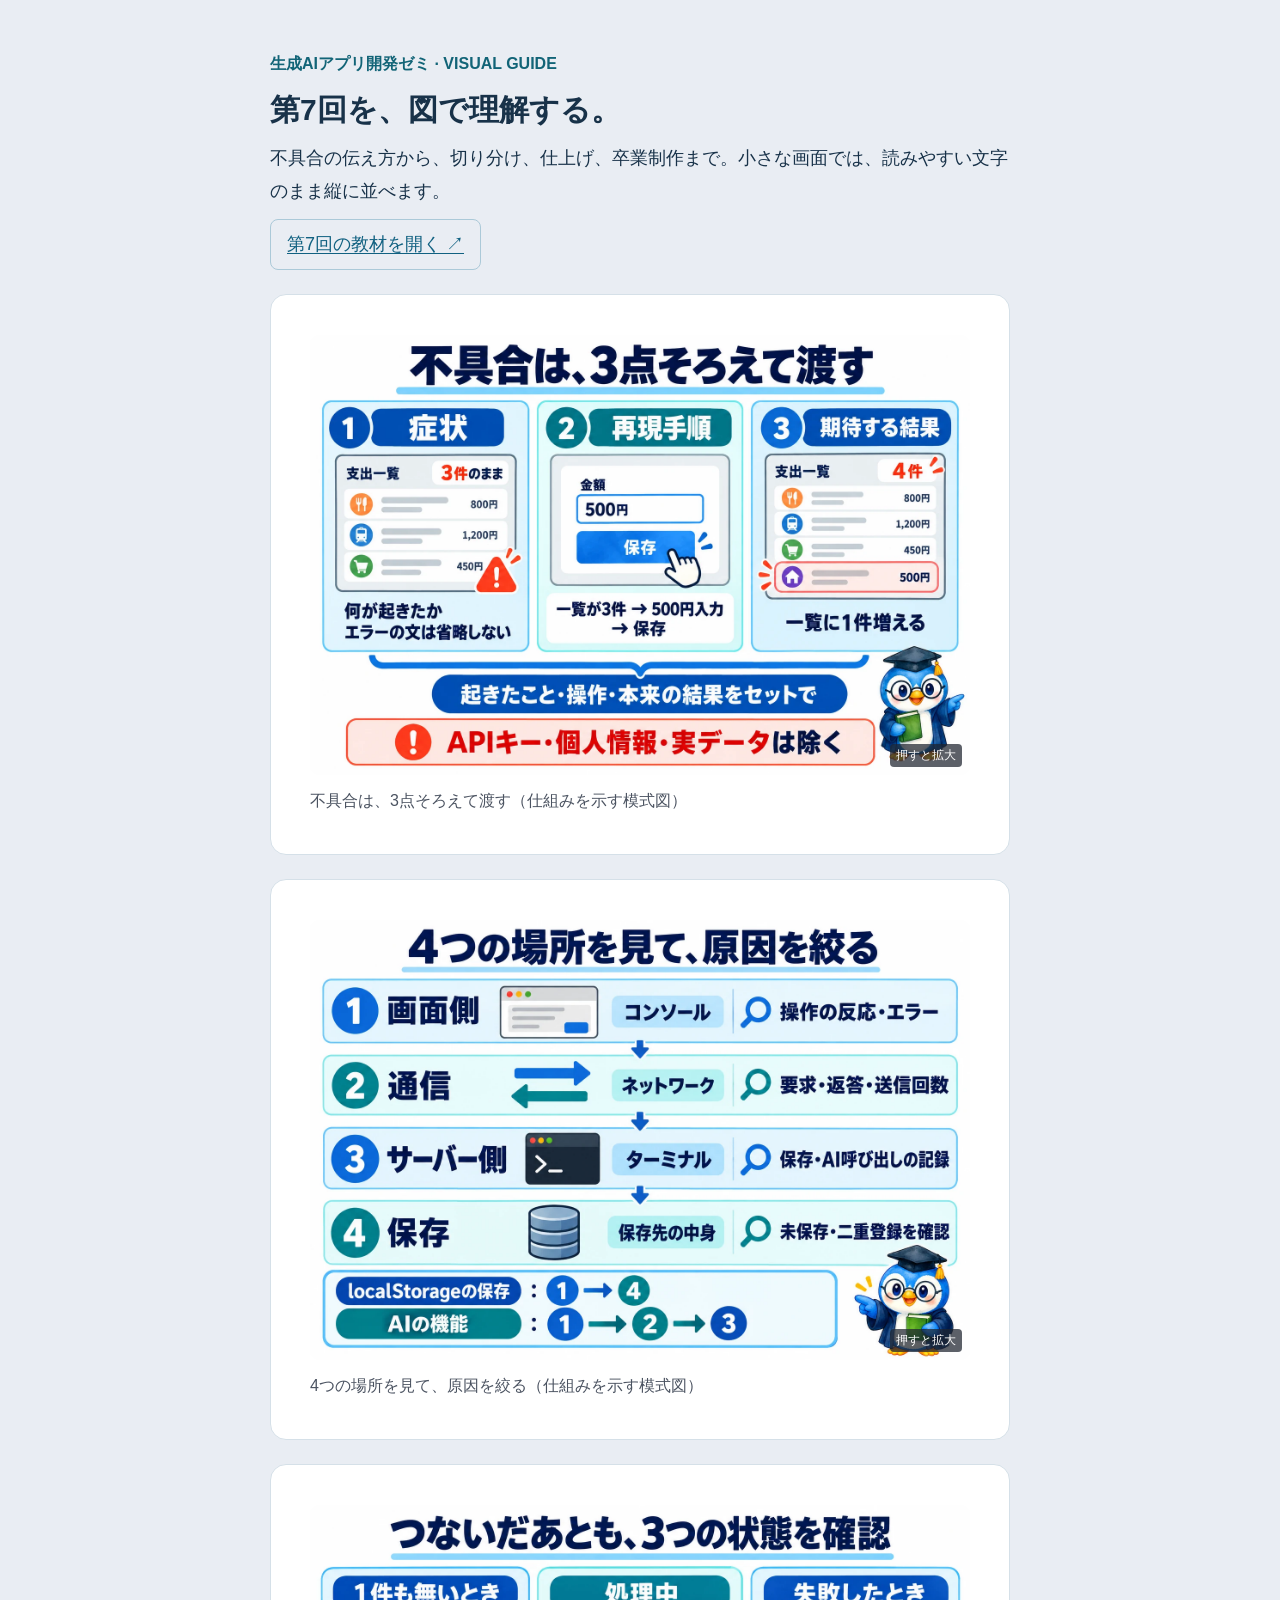
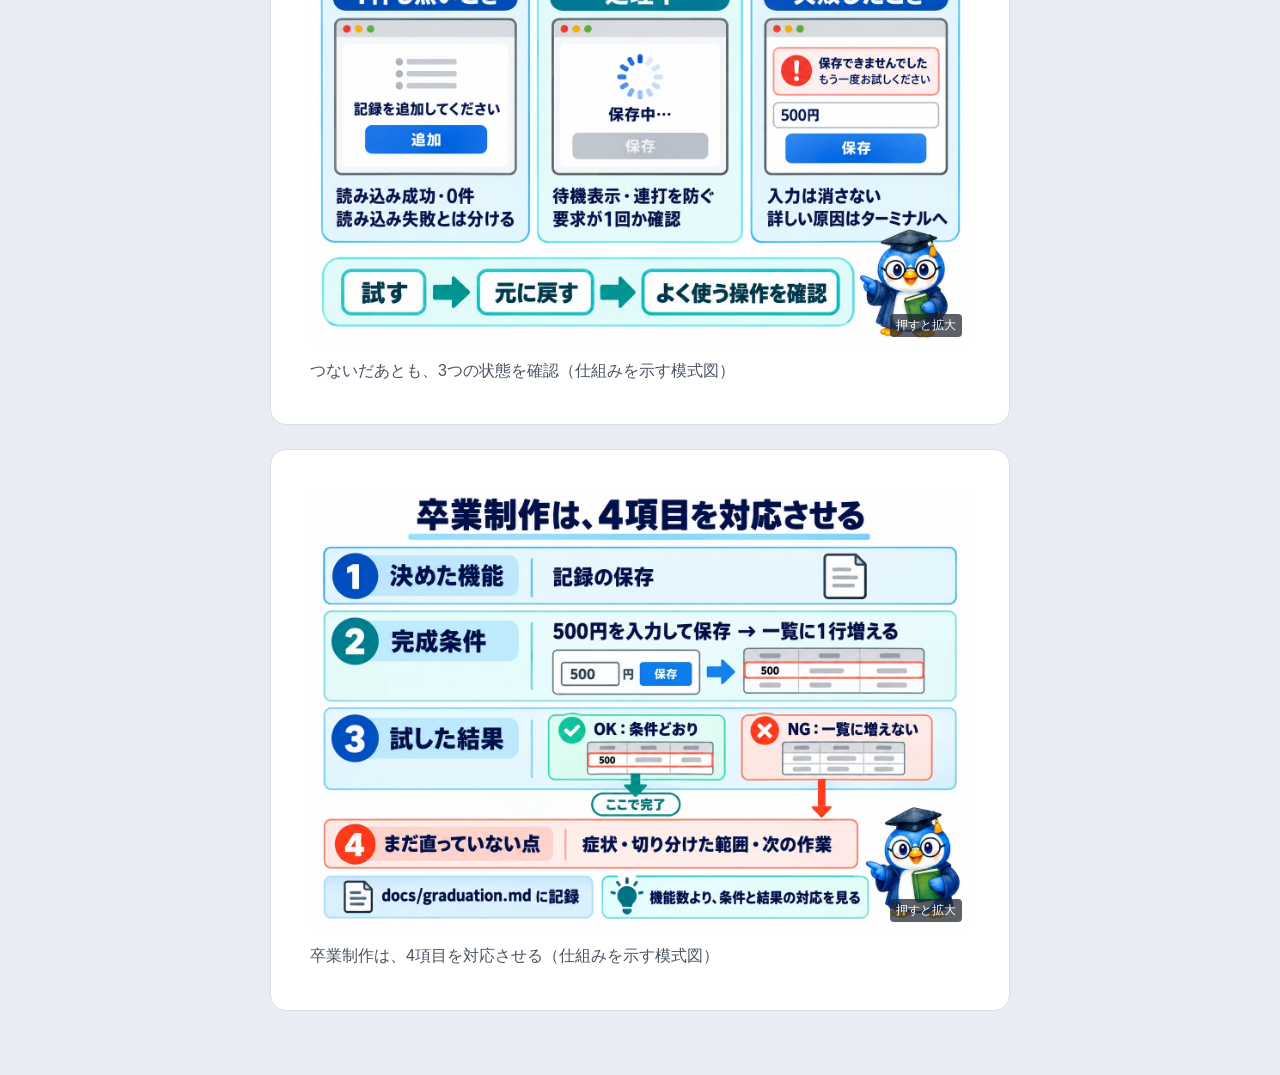
<file: visual-guide/lesson07.html>
<!doctype html><html lang="ja"><head><meta charset="utf-8"><meta name="viewport" content="width=device-width,initial-scale=1"><meta name="robots" content="noindex,nofollow"><title>第7回｜図解ガイド</title><link rel="stylesheet" href="../assets/lesson.css"></head><body class="lesson-visual-reading"><main class="visual-index"><header><p class="visual-eyebrow">生成AIアプリ開発ゼミ · VISUAL GUIDE</p><h1>第7回を、図で理解する。</h1><p>不具合の伝え方から、切り分け、仕上げ、卒業制作まで。小さな画面では、読みやすい文字のまま縦に並べます。</p><nav aria-label="教材を開く"><a href="../lessons/lesson07/">第7回の教材を開く ↗</a></nav></header><article><figure class="fig lv-diagram" data-diagram="l07_report"><a class="zoom lv-image" href="../assets/figs/lesson07/l07_report.webp"><img src="../assets/figs/lesson07/l07_report.webp" alt="不具合は、3点そろえて渡す。症状：何が起きたか。エラーの文は省略しない。。例：保存を押しても一覧が3件のまま。再現手順：画面・入力値・押す順番・元の件数。。例：3件ある一覧で500円を入力し、保存。期待する結果：本来どうなるはずか。。例：一覧が4件になり、500円の行が増える。渡す前に、APIキー・個人情報・業務の実データを除く。" width="1536" height="1024" loading="lazy"></a><div class="lv-mobile"><p class="lv-title">不具合は、3点そろえて渡す</p><div class="lv-stack"><div class="lv-card"><strong>症状</strong><p>何が起きたか。エラーの文は省略しない。<br>例：保存を押しても一覧が3件のまま</p></div><div class="lv-card"><strong>再現手順</strong><p>画面・入力値・押す順番・元の件数。<br>例：3件ある一覧で500円を入力し、保存</p></div><div class="lv-card"><strong>期待する結果</strong><p>本来どうなるはずか。<br>例：一覧が4件になり、500円の行が増える</p></div></div><p class="lv-note">渡す前に、APIキー・個人情報・業務の実データを除く。</p><a class="lv-original" href="../assets/figs/lesson07/l07_report.webp">図解を画像で開く ↗</a></div><figcaption>不具合は、3点そろえて渡す（仕組みを示す模式図）</figcaption></figure></article><article><figure class="fig lv-diagram" data-diagram="l07_layers"><a class="zoom lv-image" href="../assets/figs/lesson07/l07_layers.webp"><img src="../assets/figs/lesson07/l07_layers.webp" alt="4つの場所を見て、原因を絞る。画面側 → コンソール：押した操作への反応と、エラーの文を見る。。通信 → ネットワーク：要求・返答・ステータス・送信回数を見る。。サーバー側 → ターミナル：保存やAI呼び出しで出た内容を見る。。保存 → 保存先の中身：記録が無い・二重にある・正しく入っているかを見る。。localStorageの保存は1→4。AI機能は1→2→3。表示と保存先の両方を確かめる。" width="1536" height="1024" loading="lazy"></a><div class="lv-mobile"><p class="lv-title">4つの場所を見て、原因を絞る</p><ol class="lv-flow"><li><span class="lv-step" aria-hidden="true">1</span><div><strong>画面側 → コンソール</strong><p>押した操作への反応と、エラーの文を見る。</p></div></li><li><span class="lv-step" aria-hidden="true">2</span><div><strong>通信 → ネットワーク</strong><p>要求・返答・ステータス・送信回数を見る。</p></div></li><li><span class="lv-step" aria-hidden="true">3</span><div><strong>サーバー側 → ターミナル</strong><p>保存やAI呼び出しで出た内容を見る。</p></div></li><li><span class="lv-step" aria-hidden="true">4</span><div><strong>保存 → 保存先の中身</strong><p>記録が無い・二重にある・正しく入っているかを見る。</p></div></li></ol><p class="lv-note">localStorageの保存は1→4。AI機能は1→2→3。表示と保存先の両方を確かめる。</p><a class="lv-original" href="../assets/figs/lesson07/l07_layers.webp">図解を画像で開く ↗</a></div><figcaption>4つの場所を見て、原因を絞る（仕組みを示す模式図）</figcaption></figure></article><article><figure class="fig lv-diagram" data-diagram="l07_states"><a class="zoom lv-image" href="../assets/figs/lesson07/l07_states.webp"><img src="../assets/figs/lesson07/l07_states.webp" alt="つないだあとも、3つの状態を確認。1件も無いとき：読み込み成功・0件のときに、次の操作を案内。。読み込み失敗を「0件」にしない。。処理中：待機表示と、押せないボタン。。保存・読み込み・AIでも、送信回数を確認。。失敗したとき：利用者向けの短い案内を出し、入力を残す。。詳しい原因は画面に出さず、ターミナルで調べる。。試す → 元に戻す → よく使う操作を1回確認。" width="1536" height="1024" loading="lazy"></a><div class="lv-mobile"><p class="lv-title">つないだあとも、3つの状態を確認</p><div class="lv-stack"><div class="lv-card"><strong>1件も無いとき</strong><p>読み込み成功・0件のときに、次の操作を案内。<br>読み込み失敗を「0件」にしない。</p></div><div class="lv-card"><strong>処理中</strong><p>待機表示と、押せないボタン。<br>保存・読み込み・AIでも、送信回数を確認。</p></div><div class="lv-card"><strong>失敗したとき</strong><p>利用者向けの短い案内を出し、入力を残す。<br>詳しい原因は画面に出さず、ターミナルで調べる。</p></div></div><p class="lv-note">試す → 元に戻す → よく使う操作を1回確認。</p><a class="lv-original" href="../assets/figs/lesson07/l07_states.webp">図解を画像で開く ↗</a></div><figcaption>つないだあとも、3つの状態を確認（仕組みを示す模式図）</figcaption></figure></article><article><figure class="fig lv-diagram" data-diagram="l07_graduation"><a class="zoom lv-image" href="../assets/figs/lesson07/l07_graduation.webp"><img src="../assets/figs/lesson07/l07_graduation.webp" alt="卒業制作は、4項目を対応させる。決めた機能：仕様書と今のアプリから、今回仕上げる範囲を選ぶ。。完成条件：機能ごとに「何を入れ、何を押し、何が見えるか」を書く。。試した結果：完成条件ごとにOK／NG、テストの結果、画面の証拠を残す。。まだ直っていない点：NGと分かっている不具合を全部書く。症状・切り分けた範囲・次の作業を残す。。docs/graduation.md に記録する。機能数より、条件・結果・残った課題の対応を見る。" width="1536" height="1024" loading="lazy"></a><div class="lv-mobile"><p class="lv-title">卒業制作は、4項目を対応させる</p><ol class="lv-flow"><li><span class="lv-step" aria-hidden="true">1</span><div><strong>決めた機能</strong><p>仕様書と今のアプリから、今回仕上げる範囲を選ぶ。</p></div></li><li><span class="lv-step" aria-hidden="true">2</span><div><strong>完成条件</strong><p>機能ごとに「何を入れ、何を押し、何が見えるか」を書く。</p></div></li><li><span class="lv-step" aria-hidden="true">3</span><div><strong>試した結果</strong><p>完成条件ごとにOK／NG、テストの結果、画面の証拠を残す。</p></div></li></ol><div class="lv-arrow">↓ 結果に応じて分ける</div><div class="lv-branches"><div class="lv-card lv-teal"><strong>OK：その条件の確認は完了</strong><p>確認した結果と証拠を残します。</p></div><div class="lv-card"><p class="lv-error">NG・分かっている不具合はすべて記録</p><strong>まだ直っていない点</strong><p>NGと分かっている不具合を全部書く。症状・切り分けた範囲・次の作業を残す。</p></div></div><p class="lv-note">docs/graduation.md に記録する。機能数より、条件・結果・残った課題の対応を見る。</p><a class="lv-original" href="../assets/figs/lesson07/l07_graduation.webp">図解を画像で開く ↗</a></div><figcaption>卒業制作は、4項目を対応させる（仕組みを示す模式図）</figcaption></figure></article></main></body></html>
</file>
<file: assets/lesson.css>
/* ==========================================================
   Claude Code マスターゼミ 各回の資料（第1回〜第13回）共通スタイル
   見た目は ClaudeCode入門ゼミの講義資料（講義資料/EPxx-yy_….html）と同じ型：
   表紙の帯（cover-band）→ 章ごとの色帯（chapter-head）→ 章番号つきの小見出し（h3「1-1.」）→ まとめ（c-wrap）。
   画面で読む前提（PC・スマホ）。印刷はしない（Boarding Pass は印刷を止めている）
   部品の使い方は ../template.html を見本にする（2026-10-25 に入門ゼミの型へ載せ替え）
   ========================================================== */
:root {
  --ink: #1f2430;
  --ink-soft: #4b5361;
  --muted: #6b7280;
  --line: #d8dde6;
  --bg: #e9edf3;
  --paper: #ffffff;
  --primary: #0f766e;
  --primary-soft: #e6f4f2;
  --accent: #4338ca;
  --link: #1d4ed8;
  --why: #6d28d9;
  --why-bg: #f5f3ff;
  --why-line: #ddd6fe;
  --point: #0f766e;
  --point-bg: #f0fdfa;
  --point-line: #99f6e4;
  --warn: #dc2626;
  --warn-bg: #fef2f2;
  --warn-line: #fca5a5;
  --term: #0e7490;
  --term-bg: #ecfeff;
  --term-line: #a5f3fc;
  --diff: #c2410c;
  --diff-bg: #fff7ed;
  --diff-line: #fdba74;
  --os: #475569;
  --os-bg: #f8fafc;
  --os-line: #cbd5e1;
  --trouble: #b45309;
  --trouble-bg: #fffbeb;
  --trouble-line: #fcd34d;
  --code-bg: #eef1f6;
  --wrap: #059669;
  --radius: 10px;
  /* 章の色（この章の帯・小見出し・表の見出し・手順の番号に使う）。章の class（ch-1 …）で切り替える */
  --ch: var(--primary);
  --ch-soft: #eafaf7;
  --ch-th: #d6f3ee;
}
* { margin: 0; padding: 0; box-sizing: border-box; }
html { -webkit-text-size-adjust: 100%; scroll-behavior: smooth; }
body {
  font-family: "Hiragino Kaku Gothic ProN", "Hiragino Sans", "Noto Sans JP", "Yu Gothic", "Meiryo", sans-serif;
  font-size: 15.5px;
  line-height: 1.8;
  color: var(--ink);
  background: var(--bg);
  font-feature-settings: "palt";
  overflow-wrap: anywhere;
}
img { max-width: 100%; height: auto; display: block; }
a { color: var(--link); text-decoration: underline; text-underline-offset: 2px; }
strong { font-weight: 700; }
p { margin: 0.55em 0; }
ul, ol { padding-left: 1.5em; margin: 0.45em 0; }
li { margin: 0.2em 0; }
h2, h3, h4 { line-height: 1.45; scroll-margin-top: 16px; }
h4 { font-size: 1.02rem; margin: 1.3em 0 0.35em; }
code {
  font-family: "SF Mono", Menlo, Monaco, Consolas, monospace;
  font-size: 0.9em;
  background: var(--code-bg);
  border: 1px solid #dde3ec;
  border-radius: 4px;
  padding: 0.05em 0.4em;
  overflow-wrap: anywhere;
}
kbd {
  font-family: "SF Mono", Menlo, Consolas, monospace;
  font-size: 0.86em;
  border: 1px solid #c4cbd6;
  border-bottom-width: 2px;
  border-radius: 4px;
  padding: 0 0.35em;
  background: #fff;
  white-space: nowrap;
}
.penguin { flex: none; object-fit: contain; }

/* ---------- ページの枠（紙のように見せる） ---------- */
.page { max-width: 860px; margin: 0 auto; padding: 24px 16px 64px; }
.sheet { background: var(--paper); border-radius: 8px; box-shadow: 0 3px 24px rgba(30, 40, 70, 0.16); padding: 34px 40px 44px; }
@media (max-width: 640px) {
  body { font-size: 15px; }
  .page { padding: 12px 8px 48px; }
  .sheet { padding: 20px 16px 28px; border-radius: 6px; }
}

/* ---------- 表紙（cover）：帯・ゴール・この回の地図 ---------- */
.cover-band {
  background: linear-gradient(120deg, #0f766e 0%, #db2777 52%, #1d4ed8 100%);
  color: #fff;
  border-radius: 10px;
  padding: 22px 26px 20px 28px;
  display: flex;
  align-items: center;
  gap: 18px;
}
.cover-band .cover-text { flex: 1; min-width: 0; }
.cover-band .kicker { font-size: 0.8rem; letter-spacing: 0.08em; opacity: 0.92; margin-bottom: 6px; }
.cover-band h1 { font-size: 1.7rem; line-height: 1.35; letter-spacing: 0.01em; }
.cover-band .subtitle { margin-top: 8px; font-size: 0.98rem; line-height: 1.75; opacity: 0.97; }
.cover-band code, .chapter-head code { background: rgba(255, 255, 255, 0.16); border-color: rgba(255, 255, 255, 0.35); color: #fff; }
.cover-band a, .chapter-head a { color: #fff; }
.penguin-cover { width: 124px; height: 124px; }
.chips { display: flex; flex-wrap: wrap; gap: 6px; margin-top: 12px; }
.chip { display: inline-block; font-size: 0.8rem; line-height: 1.5; padding: 2px 10px; border-radius: 999px; background: rgba(255, 255, 255, 0.18); border: 1px solid rgba(255, 255, 255, 0.4); color: #fff; white-space: nowrap; }
@media (max-width: 640px) {
  .cover-band { padding: 18px 16px; flex-direction: column-reverse; align-items: flex-start; }
  .cover-band h1 { font-size: 1.32rem; }
  .penguin-cover { width: 84px; height: 84px; }
}

/* コースの中の位置（表紙の下の帯）。<ol class="course-band"> の li に is-here を付けた段が、この回の位置 */
.course-band { list-style: none; padding: 0; margin: 14px 0 0; display: grid; grid-template-columns: repeat(5, 1fr); gap: 4px; counter-reset: none; }
.course-band li { margin: 0; font-size: 0.78rem; line-height: 1.4; text-align: center; padding: 6px 4px; border-radius: 6px; background: #eef2f6; color: var(--muted); border: 1px solid transparent; }
.course-band li b { display: block; font-size: 0.86rem; color: var(--ink-soft); }
.course-band li.is-here { background: var(--primary-soft); border-color: var(--primary); color: var(--primary); font-weight: 700; }
.course-band li.is-here b { color: var(--primary); }
@media (max-width: 640px) {
  .course-band { grid-template-columns: 1fr 1fr; }
  .course-band li:last-child { grid-column: 1 / -1; }
}

/* このページの使い方：この回でやること／できたかの確認 */
.howto { margin: 16px 0 0; display: grid; grid-template-columns: 1fr 1fr; gap: 10px; }
.howto > div { border: 1.5px solid var(--line); border-radius: var(--radius); padding: 12px 16px; background: #fff; min-width: 0; }
.howto .howto-title { display: block; font-weight: 700; color: var(--primary); margin-bottom: 2px; }
@media (max-width: 640px) { .howto { grid-template-columns: 1fr; } }

/* 🎯 この回のゴール（入門ゼミの goalbox と同じ見た目） */
.goal, .goalbox { margin: 16px 0 0; border: 1.5px solid var(--primary); border-radius: 10px; padding: 12px 18px 13px; background: var(--point-bg); }
.goal-title, .goalbox-title { display: block; font-weight: 700; color: var(--primary); font-size: 1.04rem; margin-bottom: 4px; }
.goal ol, .goalbox ol { margin: 0; padding-left: 1.6em; }
.goal li, .goalbox li { margin: 0.3em 0; }

/* 目次 */
.toc { margin: 16px 0 0; border: 1px solid var(--line); border-radius: var(--radius); padding: 12px 18px; background: #fafbfc; }
.toc-title { font-weight: 700; font-size: 0.95rem; color: var(--ink-soft); }
.toc ol { margin: 4px 0 0; }
.toc a { text-decoration: none; }
.toc a:hover { text-decoration: underline; }

/* この回の地図（表紙の最後。入門ゼミの「全体地図」の位置） */
.cover-map { margin-top: 18px; }
.cover-map > h3 { margin-top: 0; }

/* ---------- 章（chapter）：色帯の見出し ---------- */
section.chapter { margin-top: 44px; scroll-margin-top: 16px; }
.chapter-head {
  border-radius: 10px;
  color: #fff;
  padding: 12px 18px 12px 20px;
  margin-bottom: 16px;
  display: flex;
  align-items: center;
  gap: 14px;
  background: linear-gradient(110deg, var(--ch), var(--ch));
}
.chapter-head .ch-text { flex: 1; min-width: 0; }
.chapter-head .ep { font-size: 0.8rem; letter-spacing: 0.08em; opacity: 0.92; }
.chapter-head h2 { font-size: 1.42rem; line-height: 1.4; margin-top: 2px; }
.chapter-head .lead { font-size: 0.9rem; margin-top: 4px; opacity: 0.95; }
.chapter-head .lead a { text-decoration-color: rgba(255, 255, 255, 0.7); }
.penguin-ch { width: 64px; height: 64px; }
@media (max-width: 640px) {
  .chapter-head { padding: 12px 14px; gap: 10px; }
  .chapter-head h2 { font-size: 1.22rem; }
  .penguin-ch { width: 48px; height: 48px; }
}

/* 章の色。章の class（ch-1 … ch-8・ch-intro・ch-divider・ch-wrap）で、帯・小見出し・表の見出し・番号の色がそろう */
.ch-intro   { --ch: #475569; --ch-soft: #f1f5f9; --ch-th: #e2e8f0; }
.ch-divider { --ch: #334155; --ch-soft: #f1f5f9; --ch-th: #e2e8f0; }
.ch-wrap    { --ch: #059669; --ch-soft: #ecfdf5; --ch-th: #e7fbf1; }
.ch-1 { --ch: #0d9488; --ch-soft: #eafaf7; --ch-th: #d6f3ee; }
.ch-2 { --ch: #db2777; --ch-soft: #fdf2f8; --ch-th: #fbdcec; }
.ch-3 { --ch: #ea580c; --ch-soft: #fff5eb; --ch-th: #ffe6d0; }
.ch-4 { --ch: #1d4ed8; --ch-soft: #eff4fe; --ch-th: #dde8fd; }
.ch-5 { --ch: #6d28d9; --ch-soft: #f5f0ff; --ch-th: #e9ddfd; }
.ch-6 { --ch: #b45309; --ch-soft: #fff8e6; --ch-th: #fdebc8; }
.ch-7 { --ch: #0369a1; --ch-soft: #eaf6fd; --ch-th: #d2ecfb; }
.ch-8 { --ch: #be123c; --ch-soft: #fff1f3; --ch-th: #fdd8df; }
.c-intro   { background: linear-gradient(110deg, #334155, #475569); }
.c-divider { background: linear-gradient(110deg, #1f2937, #4b5563); }
.c-wrap    { background: linear-gradient(110deg, #065f46, #059669); }
.c-1 { background: linear-gradient(110deg, #0f766e, #14b8a6); }
.c-2 { background: linear-gradient(110deg, #be185d, #ec4899); }
.c-3 { background: linear-gradient(110deg, #c2410c, #f97316); }
.c-4 { background: linear-gradient(110deg, #1e3a8a, #3b82f6); }
.c-5 { background: linear-gradient(110deg, #5b21b6, #8b5cf6); }
.c-6 { background: linear-gradient(110deg, #92400e, #d97706); }
.c-7 { background: linear-gradient(110deg, #075985, #0ea5e9); }
.c-8 { background: linear-gradient(110deg, #9f1239, #f43f5e); }

/* 小見出し（章番号つき「1-1.」）。章の色の縦線と薄い帯 */
h3 {
  font-size: 1.16rem;
  margin: 1.6em 0 0.5em;
  padding: 4px 12px 4px 14px;
  border-left: 5px solid var(--ch);
  background: var(--ch-soft);
  border-radius: 0 6px 6px 0;
  line-height: 1.5;
}
.chapter-head + h3, .chapter-head + * > h3:first-child { margin-top: 0.4em; }

/* EP の番号札・差分の大きさの札（帯の中と予習の表で使う） */
.ep-no { display: inline-block; font-weight: 700; font-size: 0.78rem; color: #fff; background: var(--ch); border-radius: 6px; padding: 0 8px; margin-right: 6px; vertical-align: 1px; }
.chapter-head .ep-no { background: rgba(255, 255, 255, 0.22); border: 1px solid rgba(255, 255, 255, 0.5); }
.level { display: inline-block; font-size: 0.76rem; font-weight: 700; border-radius: 999px; padding: 0 9px; margin-left: 4px; vertical-align: 2px; white-space: nowrap; }
.level-large { background: #fee2e2; color: #991b1b; }
.level-medium { background: #ffedd5; color: #9a3412; }
.level-small { background: #fef9c3; color: #854d0e; }
.level-none { background: #dcfce7; color: #166534; }

/* ---------- 囲み（なぜ・ここ大事・注意・用語・動画との違い・OS の違い・つまずき）
   入門ゼミの callout と同じ見た目：薄い塗り＋1px の枠。種類で色だけ変える ---------- */
.box { margin: 14px 0; border-radius: 8px; padding: 10px 14px 11px; border: 1px solid var(--line); background: #f8fafc; }
.box > .box-title, .box .box-body > .box-title { display: block; font-weight: 700; margin-bottom: 2px; }
.box > :last-child { margin-bottom: 0; }
.box-why { border-color: var(--why-line); background: var(--why-bg); }
.box-why > .box-title, .box-why .box-body > .box-title { color: var(--why); }
.box-point { border-color: var(--point-line); background: var(--point-bg); }
.box-point > .box-title, .box-point .box-body > .box-title { color: var(--point); }
.box-warn { border-color: var(--warn-line); background: var(--warn-bg); }
.box-warn > .box-title, .box-warn .box-body > .box-title { color: var(--warn); }
.box-term { border-color: var(--term-line); background: var(--term-bg); }
.box-term > .box-title, .box-term .box-body > .box-title { color: var(--term); }
.box-trouble { border-color: var(--trouble-line); background: var(--trouble-bg); }
.box-trouble > .box-title, .box-trouble .box-body > .box-title { color: var(--trouble); }
.box-diff { border-color: var(--diff-line); background: var(--diff-bg); }
.box-diff > .box-title, .box-diff .box-body > .box-title { color: var(--diff); }
.box-os { border-color: var(--os-line); background: var(--os-bg); }
.box-os > .box-title, .box-os .box-body > .box-title { color: var(--os); }
/* ペンギン先生つきの囲み（入門ゼミの whyrow・keyrow と同じく、文の右にペンギン） */
.box-with-penguin { display: flex; gap: 12px; align-items: flex-start; }
.box-with-penguin > img.penguin { width: 60px; height: 60px; flex: none; order: 2; }
.box-with-penguin > .box-body { flex: 1; min-width: 0; order: 1; }

/* 「なぜ：」は行の頭から（直前に <br> を入れる） */
.why { font-weight: 700; color: var(--why); }

/* 動画では／今は の2列 */
.diff-grid { display: grid; grid-template-columns: 1fr 1fr; gap: 10px; margin: 8px 0; }
.diff-grid > div { background: #fff; border: 1px solid #f3d5bf; border-radius: 8px; padding: 8px 12px; font-size: 0.95rem; }
.diff-grid .was::before { content: "動画では"; display: block; font-size: 0.78rem; font-weight: 700; color: var(--muted); }
.diff-grid .now::before { content: "今は"; display: block; font-size: 0.78rem; font-weight: 700; color: var(--diff); }
.diff-grid .now { border-color: var(--diff); }
.diff-date { font-size: 0.8rem; color: var(--muted); font-weight: 400; }

/* Mac／Windows の2列 */
.os-grid { display: grid; grid-template-columns: 1fr 1fr; gap: 10px; margin: 8px 0; }
.os-grid > div { background: #fff; border: 1px solid var(--line); border-radius: 8px; padding: 8px 12px; font-size: 0.95rem; min-width: 0; }
.os-grid .os-name { display: block; font-size: 0.8rem; font-weight: 700; color: var(--os); margin-bottom: 2px; }
@media (max-width: 640px) {
  .diff-grid, .os-grid { grid-template-columns: 1fr; }
}

/* 差分の4段（動画では → 今は → 自分の操作 → できたサイン）の最後の2段 */
.diff-do, .diff-ok { margin: 6px 0 0; font-size: 0.95rem; }
.diff-do::before { content: "自分の操作"; display: inline-block; font-size: 0.74rem; font-weight: 700; color: #fff; background: var(--diff); border-radius: 4px; padding: 0 6px; margin-right: 6px; vertical-align: 1px; }
.diff-ok::before { content: "できたサイン"; display: inline-block; font-size: 0.74rem; font-weight: 700; color: #fff; background: #15803d; border-radius: 4px; padding: 0 6px; margin-right: 6px; vertical-align: 1px; }

/* ---------- 手順（入門ゼミの stack と同じ見た目：1つの枠に行を積み、角の四角い番号） ---------- */
ol.steps { list-style: none; padding-left: 0; counter-reset: step; margin: 12px 0; border: 1.5px solid var(--line); border-radius: 10px; overflow: hidden; background: #fff; }
ol.steps > li { counter-increment: step; position: relative; padding: 9px 14px 10px 46px; margin: 0; }
ol.steps > li + li { border-top: 1px solid var(--line); }
ol.steps > li::before { content: counter(step); position: absolute; left: 13px; top: 11px; width: 22px; height: 22px; border-radius: 6px; background: var(--ch); color: #fff; font-weight: 700; font-size: 0.82rem; display: flex; align-items: center; justify-content: center; line-height: 1; }
ol.steps > li > .box, ol.steps > li > figure { margin-left: 0; }
ol.steps > li > p:last-child { margin-bottom: 0; }

/* ---------- 予習の進め方（EP ごとのチェック表） ---------- */
.prep { display: grid; gap: 10px; margin: 12px 0; }
.prep-item { border: 1px solid var(--line); border-radius: var(--radius); padding: 12px 16px; background: #fff; }
.prep-item .prep-ep { font-weight: 700; }
.prep-item dl { display: grid; grid-template-columns: 7.5em 1fr; gap: 2px 10px; margin-top: 6px; font-size: 0.95rem; }
.prep-item dt { color: var(--ink-soft); font-weight: 700; }
.prep-item dd { margin: 0; min-width: 0; }
@media (max-width: 640px) {
  .prep-item dl { grid-template-columns: 1fr; }
  .prep-item dt { margin-top: 4px; }
}

/* 必須・任意・参考 */
.need { display: inline-block; font-size: 0.74rem; font-weight: 700; border-radius: 4px; padding: 0 6px; margin-left: 4px; vertical-align: 2px; white-space: nowrap; }
.need-must { background: var(--primary); color: #fff; }
.need-opt { background: #e0e7ff; color: #3730a3; }
.need-ref { background: #f1f5f9; color: var(--ink-soft); border: 1px solid var(--line); }

/* ---------- コマンド・プロンプト（入門ゼミの prompt と同じ：ラベルの帯つきの暗い箱） ---------- */
.code-label { display: block; font-size: 0.78rem; font-weight: 700; letter-spacing: 0.05em; margin: 12px 0 0; padding: 4px 12px; border-radius: 8px 8px 0 0; background: #2a3247; color: #aeb9d4; }
.code-label + pre.cmd, .code-label + pre.prompt { margin-top: 0; border-radius: 0 0 8px 8px; }
pre.cmd, pre.prompt {
  font-family: "SF Mono", Menlo, Monaco, Consolas, monospace;
  font-size: 0.88rem;
  line-height: 1.6;
  border-radius: 8px;
  padding: 10px 14px;
  margin: 10px 0 12px;
  white-space: pre-wrap;
  overflow-wrap: anywhere;
  color: #e8ecf5;
  background: #1b2130;
}
pre.cmd { background: #241d14; color: #f5e9d8; }
.code-label.cmd-label, .code-label:has(+ pre.cmd) { background: #3a2a1a; color: #f3c98b; }
pre.prompt { font-family: inherit; font-size: 0.95rem; }

/* ---------- 図・スクショ ---------- */
figure { margin: 16px 0; }
figure.shot img { border: 1px solid #cfd6e0; border-radius: 8px; box-shadow: 0 1px 6px rgba(30, 40, 70, 0.08); margin: 0 auto; }
figure.fig img { border-radius: 10px; margin: 0 auto; }
figure a.zoom { display: block; position: relative; }
figure a.zoom::after { content: "押すと拡大"; position: absolute; right: 8px; bottom: 8px; font-size: 0.72rem; color: #fff; background: rgba(31, 36, 48, 0.72); border-radius: 4px; padding: 1px 6px; }
figcaption { font-size: 0.85rem; color: var(--ink-soft); margin-top: 6px; line-height: 1.6; }
figure.narrow img { max-width: min(520px, 100%); }
.figs-2 { display: grid; grid-template-columns: 1fr 1fr; gap: 12px; align-items: start; }
.figs-2 > figure { margin: 0; min-width: 0; }
@media (max-width: 640px) {
  .figs-2 { grid-template-columns: 1fr; }
}

/* ---------- 表（見出しの色は章の色） ---------- */
.table-wrap { overflow-x: auto; margin: 12px 0; }
table { border-collapse: collapse; width: 100%; font-size: 0.93rem; line-height: 1.6; margin: 8px 0 10px; }
.table-wrap > table { margin: 0; }
th, td { border: 1px solid var(--line); padding: 5px 9px; text-align: left; vertical-align: top; }
th { background: var(--ch-th); font-size: 0.9rem; }
td.now { background: #ecfdf3; }

/* ---------- 比べる（伝わりにくい・伝わる） ---------- */
.ba { display: grid; grid-template-columns: 1fr 1fr; gap: 10px; margin: 12px 0; }
.ba > div { border-radius: 9px; padding: 9px 13px 10px; border: 1px solid var(--line); min-width: 0; font-size: 0.95rem; }
.ba .ba-no { background: #fff5f5; border-color: #fca5a5; }
.ba .ba-yes { background: #ecfdf5; border-color: #86efac; }
.ba .ba-h { display: block; font-weight: 700; font-size: 0.92rem; margin-bottom: 3px; }
.ba .ba-no .ba-h { color: #b91c1c; }
.ba .ba-yes .ba-h { color: #047857; }
@media (max-width: 640px) { .ba { grid-template-columns: 1fr; } }

/* ---------- 過去の LIVE で出た質問 ---------- */
.qa { margin: 12px 0; }
.qa-item { border: 1px solid var(--line); border-radius: var(--radius); padding: 10px 14px; margin: 8px 0; background: #fff; }
.qa-q { font-weight: 700; }
.qa-q::before { content: "Q. "; color: var(--accent); }
.qa-a::before { content: "A. "; font-weight: 700; color: var(--primary); }

/* ---------- この回で使うガイド・演習 ---------- */
.cards { display: grid; grid-template-columns: repeat(auto-fill, minmax(240px, 1fr)); gap: 10px; margin: 12px 0; }
a.card { display: block; text-decoration: none; color: var(--ink); border: 1px solid var(--line); border-radius: var(--radius); padding: 12px 14px; background: #fff; }
a.card:hover { border-color: var(--primary); box-shadow: 0 2px 10px rgba(15, 118, 110, 0.12); }
a.card .card-title { display: block; font-weight: 700; color: var(--link); }
a.card .card-desc { display: block; font-size: 0.86rem; color: var(--ink-soft); margin-top: 2px; }
.practice { border: 2px solid var(--accent); border-radius: var(--radius); padding: 14px 18px; background: #eef2ff; margin: 16px 0; }
.practice .box-title { color: var(--accent); font-weight: 700; display: block; }
.btn { display: inline-block; text-decoration: none; background: var(--accent); color: #fff; font-weight: 700; border-radius: 8px; padding: 6px 16px; margin-top: 6px; }
.btn:hover { opacity: 0.9; }

/* ---------- 小さな文字・末尾 ---------- */
.smallnote { font-size: 0.86rem; color: var(--ink-soft); }
.footer { margin-top: 40px; padding-top: 10px; border-top: 1.5px solid var(--line); font-size: 0.86rem; color: var(--ink-soft); line-height: 1.7; }
.nowrap { white-space: nowrap; }

/* 古い URL の案内ページ（legacy/） */
.legacy-h { font-size: 1.3rem; margin-bottom: 8px; }

/* ==========================================================
   入門ゼミ追加（AIアプリ開発入門ゼミだけで使う部品。上の部品の見た目は変えない。
   色・角丸は上の変数をそのまま使う）
   ========================================================== */

/* 3段のコースの帯（決める／作る／仕上げる） */
.course-band.band-3 { grid-template-columns: repeat(3, 1fr); }
@media (max-width: 640px) {
  .course-band.band-3 { grid-template-columns: 1fr 1fr; }
  .course-band.band-3 li:last-child { grid-column: 1 / -1; }
}

/* 章の色の続き（Home は第10章まであるので2色足す。マスターゼミの ch-1〜ch-8 と同じ使い方） */
.ch-9  { --ch: #4d7c0f; --ch-soft: #f3f9e8; --ch-th: #e3f1cf; }
.ch-10 { --ch: #4338ca; --ch-soft: #eef2ff; --ch-th: #dfe4fb; }
.c-9  { background: linear-gradient(110deg, #3f6212, #65a30d); }
.c-10 { background: linear-gradient(110deg, #3730a3, #6366f1); }

/* 補足（色の付かない囲み。注意でも大事でもない添え書き） */
.box-note { border-color: #94a3b8; background: #f8fafc; }
.box-note > .box-title, .box-note .box-body > .box-title { color: var(--os); }

/* 用語の囲みの中の dl（語と説明を縦に並べる） */
.box-term dl { margin: 4px 0 0; }
.box-term dt { font-weight: 700; margin-top: 6px; }
.box-term dt:first-child { margin-top: 0; }
.box-term dd { margin: 0; }

/* 手順の中の見出しと本文 */
ol.steps > li > .step-title { margin: 0; font-weight: 700; }
ol.steps > li > .step-title + p { margin-top: 4px; }
ol.steps > li > p:last-child { margin-bottom: 0; }

/* 項目｜内容｜なぜ のカード */
.explain { display: grid; gap: 10px; margin: 12px 0; }
.explain-item { border: 1px solid var(--line); border-radius: var(--radius); padding: 10px 14px; background: #fff; min-width: 0; }
.explain-term { font-weight: 700; color: var(--primary); }
.explain-value { margin-top: 2px; }
.explain-label { display: inline-block; font-size: 0.74rem; font-weight: 700; color: var(--ink-soft); background: #f1f5f9; border: 1px solid var(--line); border-radius: 4px; padding: 0 6px; margin-right: 6px; vertical-align: 1px; }
.explain-why { margin-top: 6px; padding-top: 6px; border-top: 1px dashed var(--line); font-size: 0.95rem; }

/* カードをリンクにしないとき（成果物・入口など） */
.cards > div.card { border: 1px solid var(--line); border-radius: var(--radius); padding: 12px 14px; background: #fff; min-width: 0; }
.cards .card-title { display: block; font-weight: 700; }
.cards > div.card .card-title { color: var(--ink); }
.cards .card-desc { display: block; font-size: 0.86rem; color: var(--ink-soft); margin-top: 2px; }
.card-no { display: block; font-size: 0.74rem; font-weight: 700; color: var(--muted); letter-spacing: 0.06em; margin-bottom: 2px; }
.cards > div.card.is-locked { background: #f8fafc; color: var(--muted); }

/* 節の中の小さな目次（4-1／4-2／4-3 のように飛ぶ） */
.toc-mini { display: flex; flex-wrap: wrap; gap: 6px; margin: 10px 0; }
.toc-mini a { font-size: 0.86rem; text-decoration: none; border: 1px solid var(--line); border-radius: 999px; padding: 1px 10px; background: #fff; }
.toc-mini a:hover { border-color: var(--primary); }

/* この回の地図の下に置く道順 */
ol.route { margin: 10px 0 0; }
ol.route a { text-decoration: none; }
ol.route a:hover { text-decoration: underline; }
ol.route b { color: var(--primary); }

/* 指示の型のコピーボタン（site.js が付ける。JS が無いときは出ない） */
pre.prompt { position: relative; }
pre.prompt .copy-btn { position: absolute; right: 8px; top: 8px; font-family: inherit; font-size: 0.76rem; font-weight: 700; color: var(--accent); background: #fff; border: 1px solid #a5b4fc; border-radius: 6px; padding: 2px 8px; cursor: pointer; }
pre.prompt .copy-btn:hover { background: #eef2ff; }
pre.prompt.has-copy { padding-top: 34px; }

/* 講師紹介 */
.instructor { display: flex; gap: 16px; align-items: flex-start; }
.instructor img.face { width: 96px; height: 96px; border-radius: 50%; flex: none; object-fit: cover; border: 3px solid var(--primary-soft); }
.instructor .instructor-body { flex: 1; min-width: 0; }
.instructor .instructor-name { font-size: 1.2rem; font-weight: 700; margin: 0; }
.instructor .instructor-name small { font-size: 0.8rem; font-weight: 400; color: var(--muted); margin-left: 6px; }
@media (max-width: 640px) { .instructor { flex-direction: column; } }
.facts { display: grid; grid-template-columns: repeat(auto-fit, minmax(150px, 1fr)); gap: 8px; margin: 10px 0; }
.facts > div { border: 1px solid var(--line); border-radius: 8px; padding: 8px 10px; background: #fff; font-size: 0.9rem; min-width: 0; }
.facts b { display: block; font-size: 0.72rem; color: var(--muted); letter-spacing: 0.06em; }
details.more { margin: 10px 0; border: 1px solid var(--line); border-radius: var(--radius); background: #fff; }
details.more > summary { padding: 10px 14px; font-weight: 700; cursor: pointer; color: var(--link); }
details.more > .more-body { padding: 0 14px 12px; }

/* 期ごとの開催スケジュール（<details> で切り替える。JS は使わない） */
details.cohort { margin: 10px 0; border: 1px solid var(--line); border-radius: var(--radius); background: #fff; }
details.cohort > summary { padding: 10px 14px; font-weight: 700; cursor: pointer; color: var(--primary); }
details.cohort > summary small { font-weight: 400; color: var(--muted); margin-left: 8px; }
details.cohort[open] > summary { border-bottom: 1px solid var(--line); }
details.cohort > .cohort-body { padding: 10px 14px 12px; }

/* 前後の回・Home へのリンク（末尾） */
.pager { display: flex; justify-content: space-between; gap: 10px; flex-wrap: wrap; margin: 28px 0 0; }
.pager a { flex: 1 1 200px; text-decoration: none; border: 1px solid var(--line); border-radius: var(--radius); padding: 10px 14px; background: #fff; color: var(--ink); min-width: 0; }
.pager a small { display: block; font-size: 0.76rem; color: var(--muted); }
.pager a:hover { border-color: var(--primary); }
.pager a.pager-next { text-align: right; }

/* 読み上げだけに残す文字 */
.sr-only { position: absolute; width: 1px; height: 1px; padding: 0; margin: -1px; overflow: hidden; clip: rect(0, 0, 0, 0); white-space: nowrap; border: 0; }

/* BEGIN LESSON06 READING */
/* 第6回：本文と図解の文字階層。元の画像はPC・印刷で使用する。 */
.l6-diagram { margin: 28px auto; text-align: left; break-inside: avoid; }
.l6-diagram .l6-image { display: block; position: relative; }
.l6-diagram .l6-image img { width: 100%; height: auto; border: 0; box-shadow: none; }
.l6-diagram .l6-mobile { display: none; }
.l6-diagram figcaption { line-height: 1.7; color: #4b5361; }

@media screen {
  .lesson06-reading { font-size: 18px; line-height: 1.85; }
  .sheet:has(> .lesson06-reading) { max-width: 860px; padding: 34px 40px 44px; }
  .lesson06-reading { overflow-wrap: anywhere; }
  .lesson06-reading .cover-band .subtitle { font-size: 17px; }
  .lesson06-reading .chapter-head h2 { font-size: 26px; }
  .lesson06-reading h3 { font-size: 22px; line-height: 1.55; }
  .lesson06-reading h4 { font-size: 20px; }
  .lesson06-reading .goal-title,
  .lesson06-reading .goalbox-title { font-size: 20px; }
  .lesson06-reading pre,
  .lesson06-reading pre.prompt,
  .lesson06-reading table,
  .lesson06-reading th,
  .lesson06-reading td { font-size: 17px; line-height: 1.8; }
  .lesson06-reading .code-label,
  .lesson06-reading .smallnote,
  .lesson06-reading .footer,
  .lesson06-reading figcaption { font-size: 16px; }
  .lesson06-reading .toc-title { font-size: 18px; }
  .l6-diagram { max-width: 660px; }
  .l6-diagram figcaption { margin-top: 12px; font-size: 16px; }
  .lesson06-reading .l6-diagram .l6-image img:hover { transform: none; }
}

/* 画像の縮小で文字がつぶれる幅では、同じ内容を通常の文字と図形で組む。 */
@media screen and (max-width: 760px) {
  .lesson06-reading .chapter-head h2 { font-size: 23px; }
  .lesson06-reading h3 { font-size: 21px; }
  .lesson06-reading .page { padding: 12px 8px 48px; }
  .lesson06-reading .sheet { padding: 20px 16px 28px; }
  .sheet:has(> .lesson06-reading) { margin: 12px 8px; padding: 20px 16px 28px; }
  .l6-diagram { max-width: 100%; break-inside: auto; }
  .l6-diagram .l6-image { display: none; }
  .l6-diagram .l6-mobile {
    display: block; padding: 20px 16px 16px;
    border: 1px solid #cddfe8; border-radius: 14px;
    background: #f7fafc; color: #183249;
    font-family: inherit; font-size: 18px; line-height: 1.7;
    overflow-wrap: anywhere;
  }
  .l6-mobile .l6-title {
    font-size: 21px; font-weight: 700; line-height: 1.5;
    margin: 0 0 20px; padding: 0 0 12px; border-bottom: 2px solid #087f8c; text-wrap: balance;
  }
  .l6-mobile p { margin: 8px 0 0; font-size: 18px; }
  .l6-mobile .l6-stack { display: grid; gap: 12px; }
  .l6-mobile .l6-card {
    min-width: 0; padding: 14px; border: 1px solid #d4e1e9;
    border-radius: 10px; background: #fff;
  }
  .l6-mobile .l6-card-title { display: block; margin-bottom: 10px; font-size: 18px; line-height: 1.6; }
  .l6-mobile .l6-teal { border-color: #81bcb9; background: #f0faf8; }
  .l6-mobile .l6-example { margin-top: 10px; padding: 10px 12px; border-radius: 6px; background: #eef4f8; }
  .l6-mobile .l6-records { font-variant-numeric: tabular-nums; }
  .l6-mobile .l6-records > div { display: flex; justify-content: space-between; flex-wrap: wrap; gap: 4px 12px; padding: 8px 0; border-bottom: 1px solid #e3ebf0; }
  .l6-mobile .l6-records .l6-total { border-bottom: 0; border-top: 2px solid #abc9d8; margin-top: 6px; font-weight: 700; }
  .l6-mobile .l6-arrow { padding: 10px 0; text-align: center; color: #126477; font-weight: 700; }
  .l6-mobile .l6-note { margin: 16px 0; border-left: 4px solid #087f8c; padding: 10px 12px; background: #e9f5f4; font-weight: 600; }
  .l6-mobile .l6-note:last-child { margin-bottom: 0; }
  .l6-mobile .l6-warn { background: #fff1eb; border-color: #bb4225; color: #92321e; }
  .l6-mobile .l6-error { color: #a72e24; }
  .l6-mobile .l6-tags { display: flex; flex-wrap: wrap; gap: 8px; }
  .l6-mobile .l6-tags span { padding: 4px 12px; border: 1px solid #81bcb9; border-radius: 6px; background: white; }
  .l6-mobile .l6-flow { list-style: none; padding: 0; margin: 0; display: grid; gap: 18px; }
  .l6-mobile .l6-flow > li { position: relative; display: grid; grid-template-columns: 28px minmax(0,1fr); gap: 10px; margin: 0; }
  .l6-mobile .l6-flow > li:not(:last-child)::after { content: ''; position: absolute; left: 13px; top: 34px; bottom: -13px; width: 2px; background: #b9d6e0; }
  .l6-mobile .l6-step { width: 28px; height: 28px; display: grid; place-items: center; border-radius: 50%; color: white; background: #087784; font-size: 16px; line-height: 1; font-weight: 700; }
  .l6-mobile ul { padding-left: 1.2em; margin: 8px 0 0; }
  .l6-mobile .l6-branches { display: grid; gap: 12px; border-left: 2px solid #91bdcc; padding-left: 14px; }
  .l6-mobile .l6-original { display: inline-flex; align-items: center; min-height: 44px; margin-top: 12px; font-size: 16px; color: #116181; text-decoration: underline; text-underline-offset: 3px; }
  .l6-mobile a:focus-visible { outline: 3px solid #0d7da5; outline-offset: 4px; }
}

@media print {
  .lesson06-reading { font-size: 11.5pt; line-height: 1.75; }
  .l6-diagram { margin: 10px 0 12px; }
  .l6-diagram .l6-mobile { display: none; }
  .l6-diagram .l6-image { display: block; }
  .l6-diagram figcaption { font-size: 8.8pt; margin-top: 5px; text-align: center; }
}

/* END LESSON06 READING */

/* BEGIN LESSON01-05 VISUAL READING */
/* 第1〜5回：本文と図解の文字階層。元の画像はPC・印刷で使用する。 */
.lv-diagram { margin: 28px auto; text-align: left; break-inside: avoid; }
.lv-diagram .lv-image { display: block; position: relative; }
.lv-diagram .lv-image img { width: 100%; height: auto; border: 0; box-shadow: none; }
.lv-diagram .lv-mobile { display: none; }
.lv-diagram figcaption { line-height: 1.7; color: #4b5361; }

@media screen {
  .lesson-visual-reading { font-size: 18px; line-height: 1.85; }
  .sheet:has(> .lesson-visual-reading) { max-width: 860px; padding: 34px 40px 44px; }
  .lesson-visual-reading { overflow-wrap: anywhere; }
  .lesson-visual-reading .cover-band .subtitle { font-size: 17px; }
  .lesson-visual-reading .chapter-head h2 { font-size: 26px; }
  .lesson-visual-reading h3 { font-size: 22px; line-height: 1.55; }
  .lesson-visual-reading h4 { font-size: 20px; }
  .lesson-visual-reading .goal-title,
  .lesson-visual-reading .goalbox-title { font-size: 20px; }
  .lesson-visual-reading pre,
  .lesson-visual-reading pre.prompt,
  .lesson-visual-reading table,
  .lesson-visual-reading th,
  .lesson-visual-reading td { font-size: 17px; line-height: 1.8; }
  .lesson-visual-reading .code-label,
  .lesson-visual-reading .smallnote,
  .lesson-visual-reading .footer,
  .lesson-visual-reading figcaption { font-size: 16px; }
  .lesson-visual-reading .toc-title { font-size: 18px; }
  .lv-diagram { max-width: 660px; }
  .lv-diagram figcaption { margin-top: 12px; font-size: 16px; }
  .lesson-visual-reading .lv-diagram .lv-image img:hover { transform: none; }
}

/* 画像の縮小で文字がつぶれる幅では、同じ内容を通常の文字と図形で組む。 */
@media screen and (max-width: 760px) {
  .lesson-visual-reading .chapter-head h2 { font-size: 23px; }
  .lesson-visual-reading h3 { font-size: 21px; }
  .lesson-visual-reading .page { padding: 12px 8px 48px; }
  .lesson-visual-reading .sheet { padding: 20px 16px 28px; }
  .sheet:has(> .lesson-visual-reading) { margin: 12px 8px; padding: 20px 16px 28px; }
  .lv-diagram { max-width: 100%; break-inside: auto; }
  .lv-diagram .lv-image { display: none; }
  .lv-diagram .lv-mobile {
    display: block; padding: 20px 16px 16px;
    border: 1px solid #cddfe8; border-radius: 14px;
    background: #f7fafc; color: #183249;
    font-family: inherit; font-size: 18px; line-height: 1.7;
    overflow-wrap: anywhere;
  }
  .lv-mobile .lv-title {
    font-size: 21px; font-weight: 700; line-height: 1.5;
    margin: 0 0 20px; padding: 0 0 12px; border-bottom: 2px solid #087f8c; text-wrap: balance;
  }
  .lv-mobile p { margin: 8px 0 0; font-size: 18px; }
  .lv-mobile .lv-stack { display: grid; gap: 12px; }
  .lv-mobile .lv-card {
    min-width: 0; padding: 14px; border: 1px solid #d4e1e9;
    border-radius: 10px; background: #fff;
  }
  .lv-mobile .lv-card-title { display: block; margin-bottom: 10px; font-size: 18px; line-height: 1.6; }
  .lv-mobile .lv-teal { border-color: #81bcb9; background: #f0faf8; }
  .lv-mobile .lv-example { margin-top: 10px; padding: 10px 12px; border-radius: 6px; background: #eef4f8; }
  .lv-mobile .lv-records { font-variant-numeric: tabular-nums; }
  .lv-mobile .lv-records > div { display: flex; justify-content: space-between; flex-wrap: wrap; gap: 4px 12px; padding: 8px 0; border-bottom: 1px solid #e3ebf0; }
  .lv-mobile .lv-records .lv-total { border-bottom: 0; border-top: 2px solid #abc9d8; margin-top: 6px; font-weight: 700; }
  .lv-mobile .lv-arrow { padding: 10px 0; text-align: center; color: #126477; font-weight: 700; }
  .lv-mobile .lv-note { margin: 16px 0; border-left: 4px solid #087f8c; padding: 10px 12px; background: #e9f5f4; font-weight: 600; }
  .lv-mobile .lv-note:last-child { margin-bottom: 0; }
  .lv-mobile .lv-warn { background: #fff1eb; border-color: #bb4225; color: #92321e; }
  .lv-mobile .lv-error { color: #a72e24; }
  .lv-mobile .lv-tags { display: flex; flex-wrap: wrap; gap: 8px; }
  .lv-mobile .lv-tags span { padding: 4px 12px; border: 1px solid #81bcb9; border-radius: 6px; background: white; }
  .lv-mobile .lv-flow { list-style: none; padding: 0; margin: 0; display: grid; gap: 18px; }
  .lv-mobile .lv-flow > li { position: relative; display: grid; grid-template-columns: 28px minmax(0,1fr); gap: 10px; margin: 0; }
  .lv-mobile .lv-flow > li:not(:last-child)::after { content: ''; position: absolute; left: 13px; top: 34px; bottom: -13px; width: 2px; background: #b9d6e0; }
  .lv-mobile .lv-step { width: 28px; height: 28px; display: grid; place-items: center; border-radius: 50%; color: white; background: #087784; font-size: 16px; line-height: 1; font-weight: 700; }
  .lv-mobile ul { padding-left: 1.2em; margin: 8px 0 0; }
  .lv-mobile .lv-branches { display: grid; gap: 12px; border-left: 2px solid #91bdcc; padding-left: 14px; }
  .lv-mobile .lv-original { display: inline-flex; align-items: center; min-height: 44px; margin-top: 12px; font-size: 16px; color: #116181; text-decoration: underline; text-underline-offset: 3px; }
  .lv-mobile a:focus-visible { outline: 3px solid #0d7da5; outline-offset: 4px; }
}

@media print {
  .lesson-visual-reading { font-size: 11.5pt; line-height: 1.75; }
  .lesson-visual-reading .instructor { break-inside: auto; page-break-inside: auto; }
  .lv-diagram { margin: 10px 0 12px; }
  .lv-diagram .lv-mobile { display: none; }
  .lv-diagram .lv-image { display: block; }
  .lv-diagram figcaption { font-size: 8.8pt; margin-top: 5px; text-align: center; }
}
/* 図解一覧。教材と同じ読み幅で見比べる。 */
.visual-index { box-sizing: border-box; max-width: 820px; margin: auto; padding: 40px; color: #183249; font-family: "Hiragino Sans", sans-serif; }
.visual-index * { box-sizing: border-box; }
.visual-index h1 { font-size: 30px; line-height: 1.5; }
.visual-index h2 { font-size: 26px; margin: 44px 0 12px; padding-bottom: 12px; border-bottom: 2px solid #087f8c; }
.visual-index p { line-height: 1.85; }
.visual-index a { color: #116181; text-underline-offset: 3px; }
.visual-index nav { display: flex; flex-wrap: wrap; gap: 12px; }
.visual-index nav a { display: inline-block; padding: 8px 16px; border: 1px solid #abc9d8; border-radius: 8px; }
.visual-index .visual-eyebrow { font-size: 16px; font-weight: 700; color: #126477; }
.visual-index article { background: white; border: 1px solid #d5e0e8; border-radius: 16px; margin: 24px 0; padding: 12px 16px; }
.visual-index img { max-width: 100%; height: auto; }
@media(max-width:760px) { .visual-index { padding: 24px 16px; } .visual-index h1 { font-size: 26px; } .visual-index h2 { font-size: 23px; } .visual-index article { border: 0; padding: 0; } }

/* END LESSON01-05 VISUAL READING */

/* BEGIN COMMON LESSON READING */
/* 第1〜7回共通。画面上の説明文の文字階層をそろえる。印刷設定は変えない。 */
.reading-map .map-link { display: none; }
@media screen {
  :is(.lesson-visual-reading, .lesson06-reading) .cards .card-desc,
  :is(.lesson-visual-reading, .lesson06-reading) .ba > div,
  :is(.lesson-visual-reading, .lesson06-reading) .ba .ba-h,
  :is(.lesson-visual-reading, .lesson06-reading) .diff-grid > div,
  :is(.lesson-visual-reading, .lesson06-reading) .os-grid > div,
  :is(.lesson-visual-reading, .lesson06-reading) .diff-do,
  :is(.lesson-visual-reading, .lesson06-reading) .diff-ok,
  :is(.lesson-visual-reading, .lesson06-reading) .explain-why {
    font-size: 18px;
    line-height: 1.85;
  }
  :is(.lesson-visual-reading, .lesson06-reading) .chapter-head .lead,
  :is(.lesson-visual-reading, .lesson06-reading) .prep-item dl {
    font-size: 17px;
    line-height: 1.8;
  }
  :is(.lesson-visual-reading, .lesson06-reading) .cards .card-desc { margin-top: 8px; }
  :is(.lesson-visual-reading, .lesson06-reading) .cards { gap: 16px; }
  :is(.lesson-visual-reading, .lesson06-reading) .cards > .card { padding: 16px; }
  .reading-map { max-width: 660px; margin: 28px auto; }
  .reading-map figcaption { margin-top: 12px; line-height: 1.7; }
  :is(.lesson-visual-reading, .lesson06-reading) .reading-map img:hover { transform: none; }
}
@media screen and (max-width: 760px) {
  /* 全体図の直後にある章リンク・各回カードを、読みやすい本文として使う。 */
  .reading-map { margin: 16px 0; }
  .reading-map img, .reading-map figcaption { display: none; }
  .reading-map a.zoom {
    display: inline-flex; align-items: center; min-height: 44px;
    padding: 8px 14px; border: 1px solid #abc9d8; border-radius: 8px;
    font-size: 16px; line-height: 1.7; color: #116181;
    text-decoration: underline; text-underline-offset: 3px;
  }
  .reading-map .map-link { display: inline; }
  .reading-map a.zoom::after { content: none; }
}

/* Common project routes: HTML text remains readable at every width. */
.project-path .flowmap, .project-examples {
  display: grid; grid-template-columns: repeat(4, minmax(0, 1fr));
  gap: 14px; margin: 28px 0; padding: 0;
}
.project-path .flow-arrow { display: none; }
.project-path .flow-step, .project-examples > div {
  min-width: 0; padding: 20px; border: 1px solid #c8ded8;
  border-radius: 14px; background: #f2f8f5; color: #193c35;
}
.project-path .f-ep { display: inline-block; background: #196254; color: #fff; border-radius: 50%; width: 30px; height: 30px; line-height: 30px; text-align: center; font-size: 18px; margin-bottom: 12px; }
.project-path .f-name, .project-examples strong { display: block; font-size: 20px; font-weight: 700; line-height: 1.5; }
.project-path .f-meta, .project-examples p { font-size: 18px; line-height: 1.7; margin: 8px 0 0; }
.project-path pre.prompt { white-space: pre-wrap; overflow-wrap: anywhere; }
.project-path h3 { scroll-margin-top: 24px; }
.project-examples { grid-template-columns: repeat(3, minmax(0, 1fr)); }
@media (max-width: 800px) { .project-path .flowmap { grid-template-columns: repeat(2, minmax(0, 1fr)); } }
@media (max-width: 520px) {
  .project-path .flowmap, .project-examples { grid-template-columns: 1fr; gap: 10px; }
  .project-path .flow-step, .project-examples > div { padding: 18px; }
}
@media print {
  .project-path .flowmap { grid-template-columns: repeat(2, minmax(0, 1fr)); }
  .project-path .flow-step { break-inside: avoid; }
}

@media print {
  .project-path { break-before: page; page-break-before: always; }
  .project-path .flowmap { break-inside: avoid; page-break-inside: avoid; }
  .copy-btn, .copy-button { display: none !important; }
}

/* END COMMON LESSON READING */
</file>
